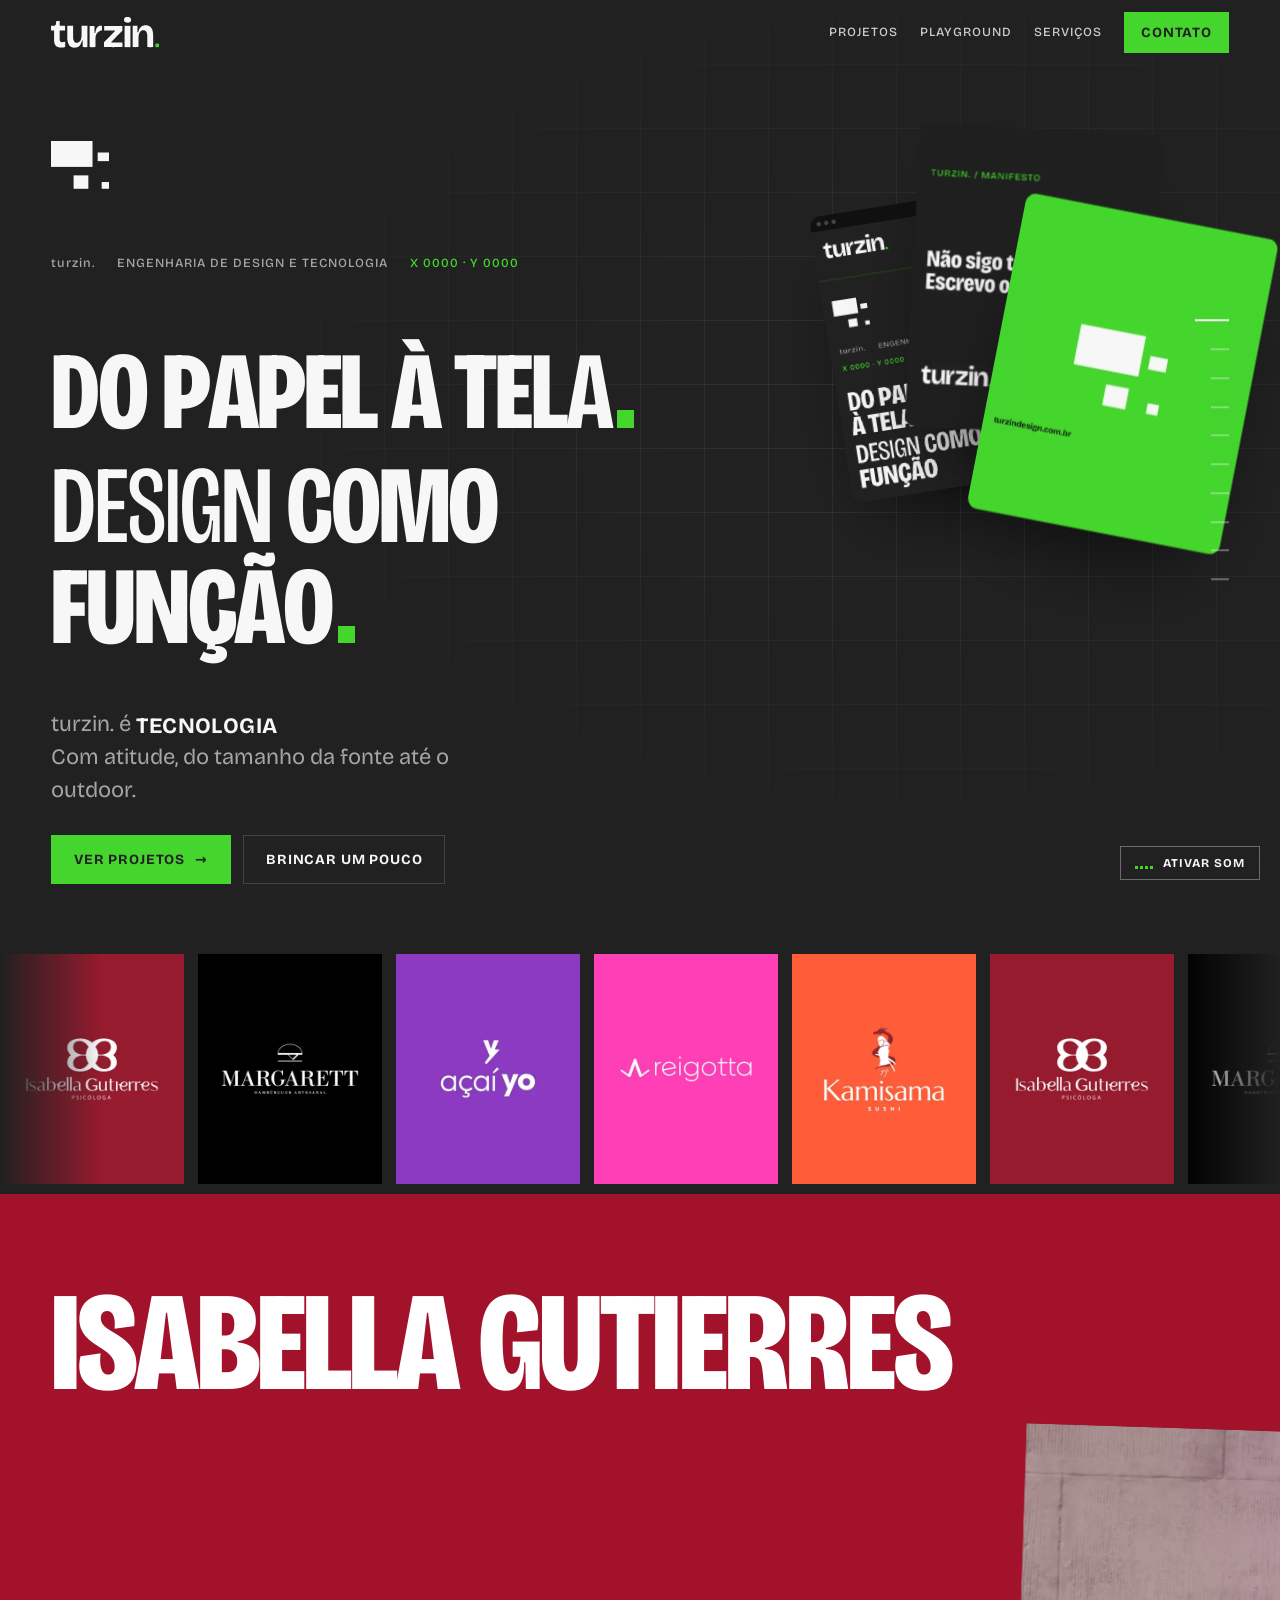
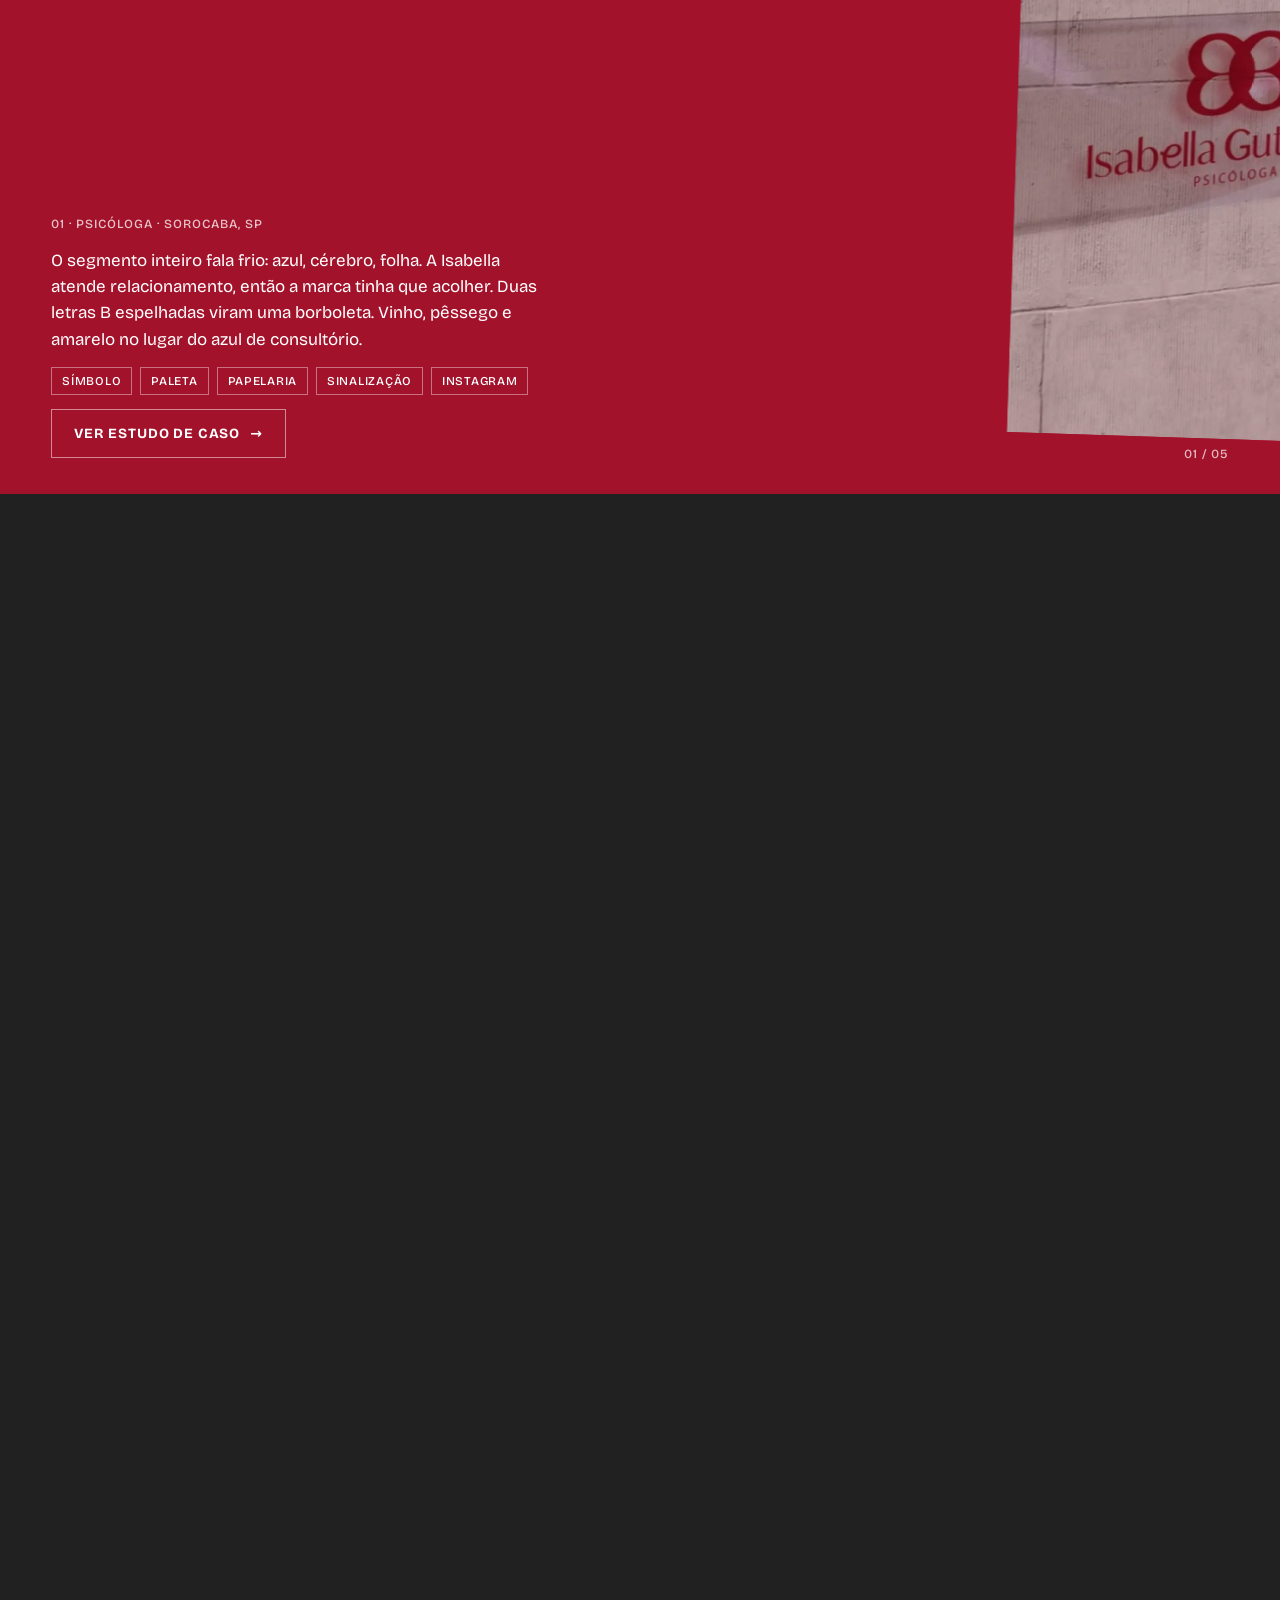
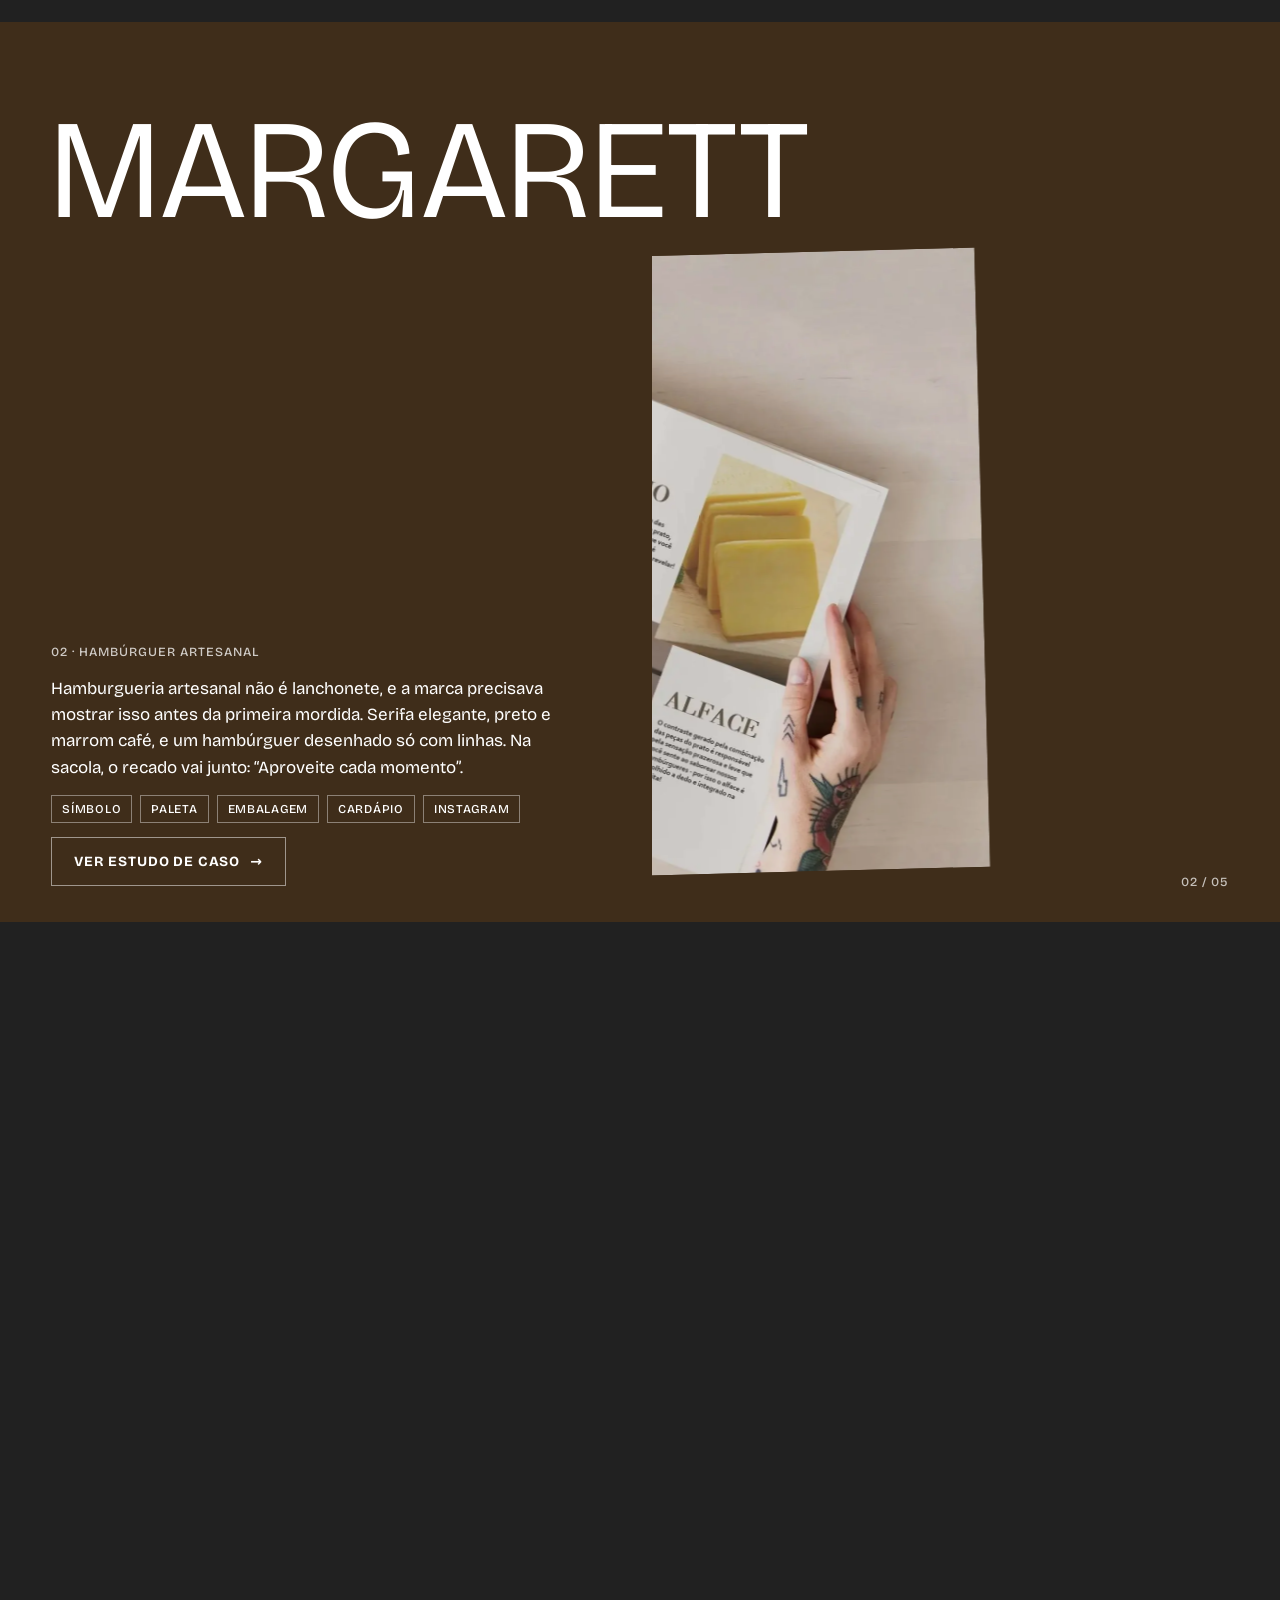
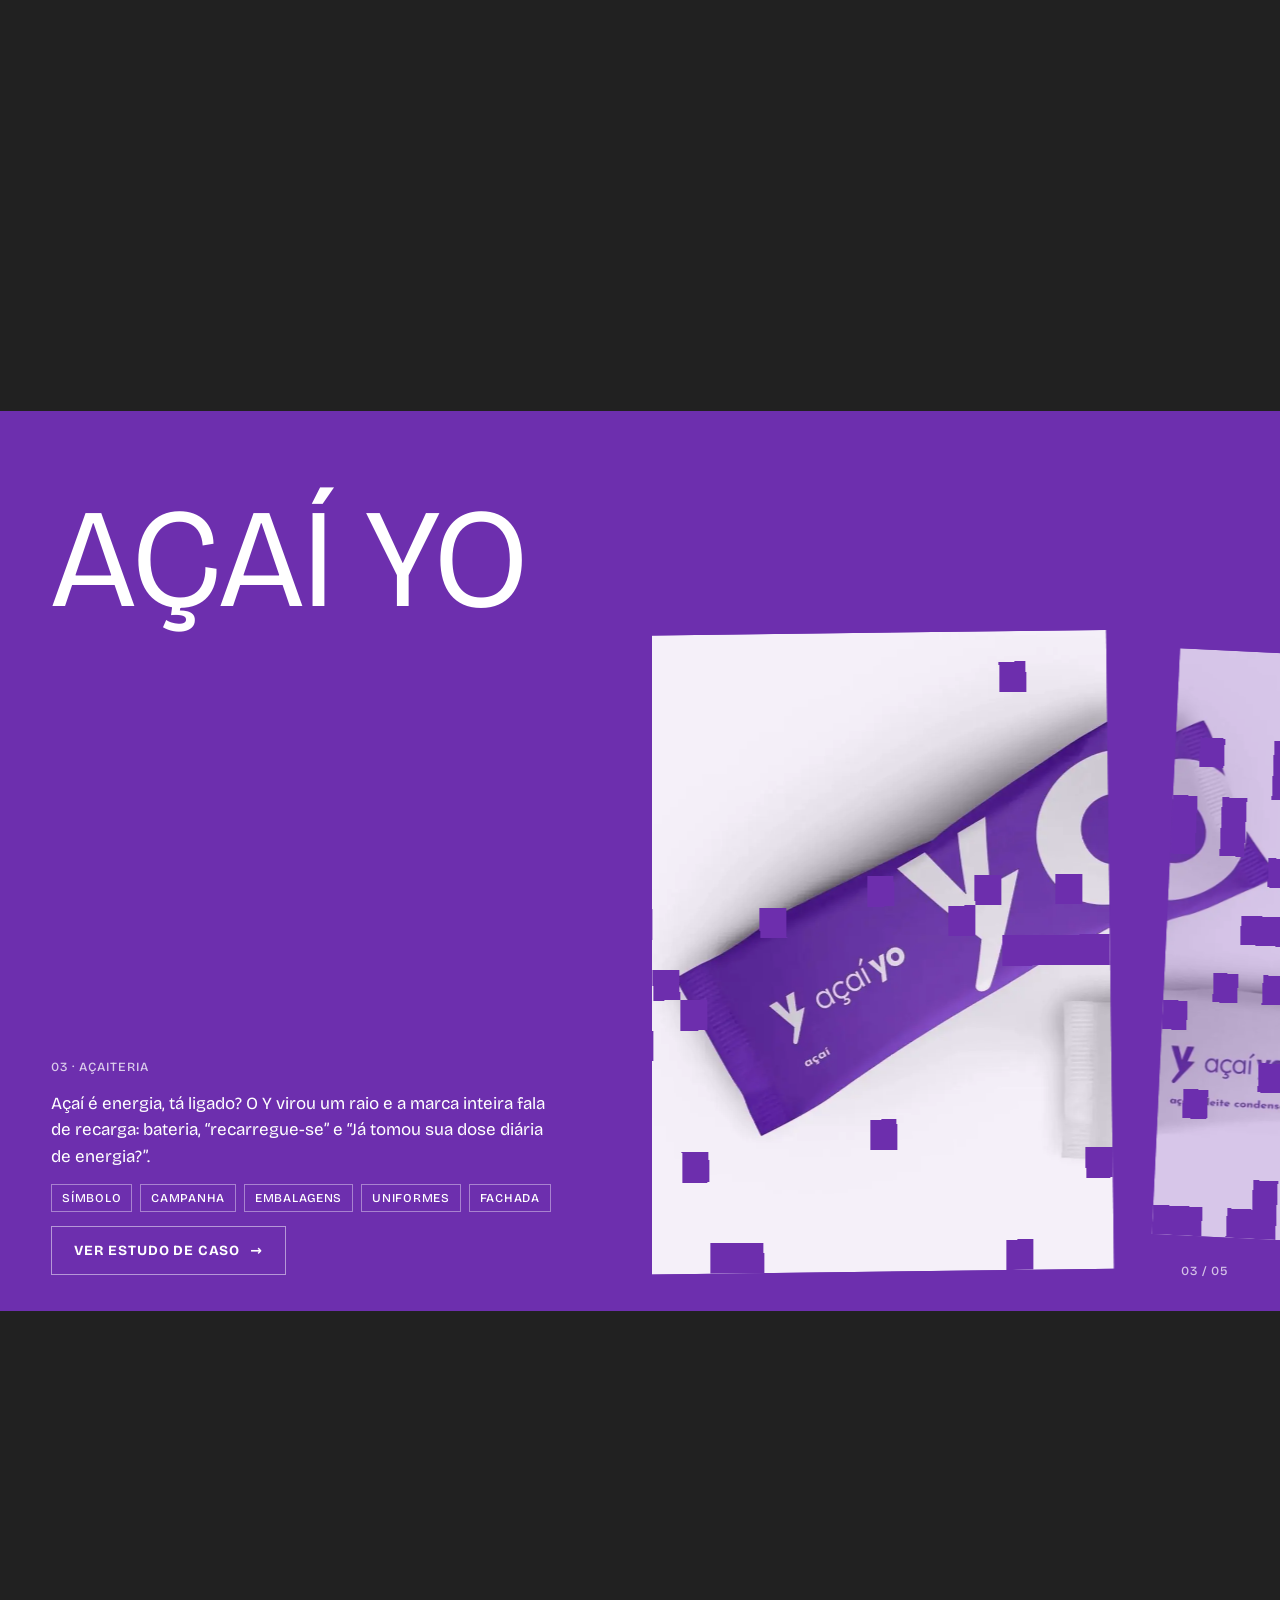
<file: index.html>
<!doctype html>
<html lang="pt-BR">
<head>
<meta charset="utf-8">
<meta name="viewport" content="width=device-width, initial-scale=1, viewport-fit=cover">

<!-- ============================================================
     turzin. · PORTFÓLIO (engenharia de design)
     Arquivo único: estrutura (HTML), visual (CSS) e animações (JS).
     Abra o arquivo GUIA-DO-SITE.html para saber em qual linha mudar cada coisa.
     Dica: procure (Ctrl+F) pelas etiquetas [GUIA: ...] para achar cada parte.
     ============================================================ -->

<!-- [GUIA: titulo-aba] Texto que aparece na aba do navegador e no Google -->
<title>turzin.</title>
<!-- seo -->
<meta name="description" content="turzin. é engenharia de design e tecnologia: identidade visual, branding e sites para pequenos negócios. Veja os projetos e peça seu orçamento.">
<link rel="canonical" href="https://turzindesign.com.br/">
<meta name="robots" content="index, follow, max-image-preview:large">
<meta name="author" content="turzin.">
<meta name="theme-color" content="#212121">
<link rel="icon" href="/img/marca/favicon-32.png" type="image/png" sizes="32x32">
<link rel="apple-touch-icon" href="/img/marca/apple-touch-icon.png">
<meta property="og:type" content="website">
<meta property="og:site_name" content="turzin.">
<meta property="og:locale" content="pt_BR">
<meta property="og:url" content="https://turzindesign.com.br/">
<meta property="og:title" content="turzin. · Identidade visual e sites">
<meta property="og:description" content="turzin. é engenharia de design e tecnologia: identidade visual, branding e sites para pequenos negócios. Veja os projetos e peça seu orçamento.">
<meta property="og:image" content="https://turzindesign.com.br/img/og/og-home.jpg">
<meta property="og:image:width" content="1200">
<meta property="og:image:height" content="630">
<meta property="og:image:alt" content="turzin. · Identidade visual e sites">
<meta name="twitter:card" content="summary_large_image">
<meta name="twitter:title" content="turzin. · Identidade visual e sites">
<meta name="twitter:description" content="turzin. é engenharia de design e tecnologia: identidade visual, branding e sites para pequenos negócios. Veja os projetos e peça seu orçamento.">
<meta name="twitter:image" content="https://turzindesign.com.br/img/og/og-home.jpg">
<script type="application/ld+json">{"@context": "https://schema.org", "@graph": [{"@type": "ProfessionalService", "@id": "https://turzindesign.com.br/#turzin", "name": "turzin.", "alternateName": "turzin design", "url": "https://turzindesign.com.br/", "logo": "https://turzindesign.com.br/img/marca/simbolo-512.png", "image": "https://turzindesign.com.br/img/og/og-home.jpg", "description": "Engenharia de design e tecnologia: identidade visual e sites para pequenos negócios. Do papel à tela, design como função.", "email": "turzindesign@gmail.com", "areaServed": {"@type": "Country", "name": "Brasil"}, "knowsAbout": ["Identidade visual", "Branding", "Criação de logotipo", "Design de embalagem", "Criação de sites", "Design de interface"], "hasOfferCatalog": {"@type": "OfferCatalog", "name": "Serviços", "itemListElement": [{"@type": "Offer", "itemOffered": {"@type": "Service", "name": "Identidade visual", "description": "Consultoria de mercado; símbolo, paleta de cores e tipografia; grafismos; animações; aplicações digitais e físicas; voz da marca; manual da marca. Pronta em 7 dias."}}, {"@type": "Offer", "itemOffered": {"@type": "Service", "name": "Identidade visual + site", "description": "Identidade visual completa (consultoria de mercado, símbolo, cores, tipografia, grafismos, animações, aplicações, voz e manual da marca) com site e manual de uso do site."}}]}}, {"@type": "WebSite", "@id": "https://turzindesign.com.br/#site", "url": "https://turzindesign.com.br/", "name": "turzin.", "inLanguage": "pt-BR", "publisher": {"@id": "https://turzindesign.com.br/#turzin"}}]}</script>
<!-- /seo -->
<link rel="icon" href="img/marca/simbolo.svg" type="image/svg+xml">

<!-- [GUIA: fontes-google] Fonte da marca: Bricolage Grotesque (variável: peso 200–800, largura 75–100, tamanho óptico 12–96).
     É a única fonte do site. Bodoni Moda, Jost e Fraunces aparecem SÓ dentro do Playground,
     porque ali são as marcas de mentira que o visitante testa (não é a tipografia da turzin.). -->
<!-- fonte hospedada no próprio site (mais rápido que buscar no Google): Bricolage Grotesque variável -->
<link rel="preload" href="fonts/bricolage-latin.woff2" as="font" type="font/woff2" crossorigin>
<style>
@font-face{font-family:'Bricolage Grotesque';font-style:normal;font-display:swap;font-weight:200 800;font-stretch:75% 100%;src:url(fonts/bricolage-latin.woff2) format('woff2');unicode-range:U+0000-00FF,U+0131,U+0152-0153,U+02BB-02BC,U+02C6,U+02DA,U+02DC,U+0304,U+0308,U+0329,U+2000-206F,U+20AC,U+2122,U+2191,U+2193,U+2212,U+2215,U+FEFF,U+FFFD}
@font-face{font-family:'Bricolage Grotesque';font-style:normal;font-display:swap;font-weight:200 800;font-stretch:75% 100%;src:url(fonts/bricolage-latin-ext.woff2) format('woff2');unicode-range:U+0100-02BA,U+02BD-02C5,U+02C7-02CC,U+02CE-02D7,U+02DD-02FF,U+0304,U+0308,U+0329,U+1D00-1DBF,U+1E00-1E9F,U+1EF2-1EFF,U+2020,U+20A0-20AB,U+20AD-20C0,U+2113,U+2C60-2C7F,U+A720-A7FF}
</style>

<style>
/* ================================================================
   PAINEL DE CONTROLE (CSS)
   Quase tudo que você vai querer mudar está aqui.
   Mude só o valor depois dos dois-pontos e salve.
   ================================================================ */
:root {
  /* [GUIA: cores] ---- CORES DO SITE (modo escuro, o padrão) ---- */
  --ground: #212121;                  /* cinza escuro da marca: fundo da página */
  --ink: #F7F7F7;                     /* off-white: cor principal do texto */
  --mute: rgba(247,247,247,.62);      /* texto secundário, mais apagado */
  --line: rgba(247,247,247,.16);      /* linhas e bordas finas */
  --green: #44D62D;                   /* verde turzin.: destaques, ponto final, barra de progresso */
  --green-ink: #212121;               /* texto escuro usado em cima do verde */
  --panel: rgba(247,247,247,.05);     /* fundo dos cartões do Playground */

  /* [GUIA: fontes-css] ---- FONTES ---- (o nome tem que bater com o link do Google Fonts lá em cima) */
  /* uma família só, a Bricolage. Os três nomes existem só para organizar os usos */
  --display: 'Bricolage Grotesque', 'Arial Narrow', system-ui, sans-serif;  /* títulos (sempre em CAIXA ALTA) */
  --body: 'Bricolage Grotesque', system-ui, -apple-system, sans-serif;      /* textos corridos */
  --mono: 'Bricolage Grotesque', system-ui, sans-serif;                     /* etiquetas pequenas em CAIXA ALTA */
  /* [GUIA: largura-titulos] largura da Bricolage nos títulos (75 = bem condensada, 100 = normal) */
  --largura: 78;

  /* [GUIA: tamanhos] ---- TAMANHOS ---- clamp(mínimo, ideal, máximo) */
  --g: clamp(16px, 4vw, 56px);                       /* margem lateral da página */
  --titulo-hero: clamp(46px, 9.6vw, 156px);          /* título grande da primeira tela (celular) */
  --titulo-hero-pc: clamp(56px, min(8.6vw, 15vh), 150px); /* título grande da primeira tela (PC) */
  --titulo-secao: clamp(36px, 6vw, 88px);            /* títulos das seções */
  --titulo-projeto: clamp(54px, min(11vw, 17vh), 190px); /* nome da marca em cada projeto */

  /* [GUIA: tempos-css] ---- TEMPOS DAS ANIMAÇÕES ---- (s = segundos) */
  --t-letras: .7s;         /* quanto tempo cada letra do título leva para subir ao abrir a página */
  --t-cartoes: .9s;        /* cartões 3D entrando voando na primeira tela (PC) */
  --t-flutuar: 6s;         /* cartões 3D flutuando (maior = mais lento) */
  --t-faixa: 50s;          /* faixa de imagens que corre sozinha (maior = mais lenta) */
  --t-palavras: 1s;        /* palavras dos títulos de seção subindo */
  --t-aparecer: .9s;       /* blocos aparecendo quando você rola */
  --curva: cubic-bezier(.2,.8,.2,1);   /* "jeito" das animações: começa rápido e freia suave */

  color-scheme: dark;
}

/* [GUIA: cores-papel] ---- CORES DO "MODO PAPEL" (botão Vire o jogo, no Playground) ---- */
:root[data-mode="papel"] {
  --ground: #F7F7F7;
  --ink: #212121;
  --mute: rgba(33,33,33,.66);
  --line: rgba(33,33,33,.16);
  --panel: rgba(33,33,33,.05);
  --green: #44D62D;
  color-scheme: light;
}

/* ================================================================
   BASE (não precisa mexer)
   ================================================================ */
* { box-sizing: border-box; }
[hidden] { display: none !important; }
html { scroll-behavior: smooth; }
/* rolagem suave do PC (biblioteca Lenis) */
html.lenis, html.lenis body { height: auto; }
.lenis.lenis-smooth { scroll-behavior: auto !important; }
.lenis.lenis-stopped { overflow: hidden; }
body { margin: 0; background: var(--ground); color: var(--ink); font: 17px/1.5 var(--body); font-optical-sizing: auto; transition: background-color .6s, color .6s; }
main { overflow-x: clip; }
img { max-width: 100%; display: block; }
a { color: inherit; }
button { font: inherit; color: inherit; }
:focus-visible { outline: 2px solid var(--green); outline-offset: 3px; }
/* etiquetas pequenas em maiúsculas (ex.: "PLAYGROUND", "01 · PSICÓLOGA") */
.mono { font-family: var(--mono); font-weight: 500; font-size: 12.5px; letter-spacing: .08em; text-transform: uppercase; }
.nocaps { text-transform: none; }  /* para escrever turzin. sempre minúsculo dentro de etiquetas */
/* [GUIA: caixa-alta] todos os títulos em CAIXA ALTA, condensados (largura --largura) */
h1, h2, h3 { margin: 0; font-family: var(--display); text-transform: uppercase; letter-spacing: -.02em; text-wrap: balance; font-variation-settings: "wdth" var(--largura); }
/* ponto final quadrado (o mesmo do logo) no fim dos títulos */
.pt { display: inline-block; width: .16em; height: .16em; margin-left: .05em; background: var(--green); }

/* ================================================================
   TOPO: barra de progresso, menu, logo e botões
   ================================================================ */
/* linha verde no topo que cresce conforme você rola */
.bar { position: fixed; top: 0; left: 0; height: 3px; width: 0; background: var(--green); z-index: 40; }
/* menu fixo no topo */
.top { position: fixed; z-index: 30; top: 0; left: 0; right: 0; display: flex; align-items: center; justify-content: space-between; gap: 16px; padding: calc(12px + env(safe-area-inset-top, 0px)) var(--g) 12px; pointer-events: none; }
.top > * { pointer-events: auto; }
/* [GUIA: logo-css] logo da turzin. (arquivo img/marca/logotipo.svg colado no HTML)
   .t = letras · .d = ponto quadrado · .s = símbolo. width = tamanho */
.logo { display: block; width: 108px; line-height: 0; }
.marca .t, .marca .s { fill: var(--ink); transition: fill .3s; }
.marca .d { fill: var(--green); transition: fill .3s; }
html.no-verde .top .marca .d { fill: var(--green-ink); }   /* em cima do bloco verde do contato */
.top nav { display: flex; gap: 22px; align-items: center; }
.top nav a.l { text-decoration: none; opacity: .8; }
.top nav a.l:hover { opacity: 1; }
@media (max-width: 760px) { .top nav a.l { display: none; } }  /* no celular só aparece o botão Contato */

/* [GUIA: botoes] botões arredondados. .fill = botão verde cheio */
/* [GUIA: botoes] botões em caixa alta. No hover, um bloco verde preenche da esquerda pra direita */
.btn { position: relative; isolation: isolate; overflow: hidden; display: inline-flex; align-items: center; gap: 10px; border-radius: 0; padding: 13px 22px; font-weight: 700; font-size: 14px; letter-spacing: .06em; text-transform: uppercase; text-decoration: none; border: 1.5px solid var(--line); background: transparent; cursor: pointer; transition: color .2s steps(2), border-color .2s steps(2); will-change: transform; }
.btn::before { content: ""; position: absolute; inset: 0; z-index: -1; background: var(--green); transform: scaleX(0); transform-origin: left; transition: transform .22s cubic-bezier(.2,.9,.1,1); }
.btn:hover::before, .btn:focus-visible::before { transform: none; }
.btn:hover, .btn:focus-visible { color: var(--green-ink); border-color: var(--green); }
.btn.fill { background: var(--green); color: var(--green-ink); border-color: var(--green); }
.btn.fill::before { background: var(--ink); }
.btn.fill:hover { color: var(--ground); border-color: var(--ink); }
.btn.sm { padding: 9px 16px; font-size: 14px; }
html.no-verde .top .btn.fill { background: var(--green-ink); color: var(--green); border-color: var(--green-ink); }
.btn .arr { transition: transform .3s; }
.btn:hover .arr { transform: translateX(4px); }   /* setinha anda para o lado no hover */

/* índice lateral (só no PC largo): tracinhos à direita que marcam a seção atual */
.rail { position: fixed; right: var(--g); top: 50%; transform: translateY(-50%); z-index: 25; display: grid; gap: 10px; transition: opacity .4s; }
.rail a { display: flex; align-items: center; gap: 10px; justify-content: flex-end; text-decoration: none; opacity: .35; transition: opacity .3s; }
.rail a i { width: 18px; height: 2px; background: currentColor; transition: width .3s; }
.rail a span { opacity: 0; transition: opacity .3s; }
.rail a.on { opacity: 1; } .rail a.on i { width: 34px; }
.rail:hover a span { opacity: 1; }
.rail.away { opacity: 0; pointer-events: none; }   /* some enquanto você está nos projetos */
@media (max-width: 1100px) { .rail { display: none; } }

/* [GUIA: cursor] seta branca no PC (com contorno cinza para aparecer em fundo claro). O rastro de quadradinhos verdes fica em CONFIG.rastroCursor */
@media (pointer: fine) {
  html, html * { cursor: url("data:image/svg+xml,%3Csvg xmlns='http://www.w3.org/2000/svg' width='26' height='26' viewBox='0 0 26 26'%3E%3Cpath d='M4 2.5v18.2l4.7-4.5 3.2 7.2 3.1-1.4-3.1-7h6.6z' fill='%23fff' stroke='%23212121' stroke-width='1.4' stroke-linejoin='round'/%3E%3C/svg%3E") 4 2, auto !important; }
  input[type="text"], input:not([type]), textarea { cursor: text !important; }
}

/* ================================================================
   PRIMEIRA TELA (HERO)
   ================================================================ */
.hero { padding: calc(120px + env(safe-area-inset-top, 0px)) var(--g) 36px; }
.hero .eyebrow { display: flex; gap: 10px 22px; flex-wrap: wrap; color: var(--mute); margin-bottom: 26px; }
.hero h1 { font-weight: 800; font-size: var(--titulo-hero); line-height: .92; letter-spacing: -.02em; max-width: 12ch; }
.hero h1 .ln { display: block; overflow: hidden; padding: .14em 0 .12em; margin: -.14em 0 -.12em; }  /* o respiro evita cortar acentos (é, ó) e o ç */
.hero h1 .ln.alt { color: var(--green); }   /* linhas verdes do título */
/* título DIGITADO: cada letra aparece e um cursor verde anda junto. No fim o cursor fica piscando */
.hero h1 .ch { display: inline-block; font-variation-settings: "wght" 800, "wdth" var(--largura); }
html.anima .hero h1 .ch.tp { opacity: 0; }
.cur { display: inline-block; width: .16em; height: .16em; margin-left: .05em; background: var(--green); }
.cur.pisca { animation: pisca 1s steps(1) infinite; }
@keyframes pisca { 50% { opacity: 0; } }
/* textinho de cima e botões aparecem logo depois do título (.35s de atraso) */
.hero .eyebrow, .hero .row { animation: fadeup .7s .35s var(--curva) both; }
@keyframes fadeup { from { transform: translateY(20px); opacity: 0; } }
.hero .row { margin-top: 40px; display: flex; flex-wrap: wrap; align-items: end; justify-content: space-between; gap: 28px; }
.hero .say { font-size: clamp(18px, 2vw, 22px); max-width: 34ch; margin: 0; color: var(--mute); }
/* palavra que troca sozinha (design / tecnologia / experiência) */
.rot { display: inline-grid; vertical-align: bottom; height: 1.4em; overflow: hidden; color: var(--ink); font-weight: 700; text-transform: uppercase; letter-spacing: .02em; }
.rot span { grid-area: 1/1; transform: translateY(110%); transition: transform .6s var(--curva); }
.rot span.on { transform: none; } .rot span.out { transform: translateY(-110%); }
.hero .ctas { display: flex; gap: 12px; flex-wrap: wrap; }

/* [GUIA: cartoes-3d] cartões 3D à direita do título (só aparecem em telas a partir de 1000px) */
.stack { display: none; }
@media (min-width: 1000px) {
  .hero { display: grid; grid-template-columns: minmax(0, 1.3fr) minmax(0, .7fr); column-gap: 3vw; align-items: center; min-height: 92vh; }
  .hero > .eyebrow, .hero > h1, .hero > .row { grid-column: 1; }
  .hero h1 { font-size: var(--titulo-hero-pc); }
  .hero .row { margin-top: 28px; }
  .stack { display: block; grid-column: 2; grid-row: 1 / span 3; position: relative; height: min(64vh, 560px); perspective: 1200px; }
  .stack .s3d { position: absolute; inset: 0; transform-style: preserve-3d; transition: transform .2s ease-out; }
  .stack .c { position: absolute; width: 58%; aspect-ratio: 4/5; border-radius: 10px; overflow: hidden; box-shadow: 0 40px 80px -30px rgba(0,0,0,.7); transform: translateZ(var(--z)) rotate(var(--r)); animation: deal var(--t-cartoes) var(--curva) both, bob var(--t-flutuar) ease-in-out infinite alternate; }
  .stack .c img { width: 100%; height: 100%; object-fit: cover; }
  /* posição (left/top), inclinação (--r) e profundidade (--z) de cada cartão */
  .stack .c:nth-child(1) { left: 0; top: 14%; --r: -9deg; --z: 0px; animation-delay: .15s, 1.1s; }
  .stack .c:nth-child(2) { left: 22%; top: 4%; --r: 3deg; --z: 60px; animation-delay: .25s, 1.2s; }
  .stack .c:nth-child(3) { left: 42%; top: 20%; --r: 11deg; --z: 120px; animation-delay: .35s, 1.3s; }
  @keyframes deal { from { transform: translateZ(var(--z)) translateY(80vh) rotate(calc(var(--r) * 3)); } }
  @keyframes bob { to { transform: translateZ(var(--z)) translateY(-14px) rotate(calc(var(--r) * .7)); } }
}

/* faixa de imagens que corre sozinha embaixo do hero */
.marquee { overflow: hidden; padding-block: 34px 10px; mask-image: linear-gradient(90deg, transparent, #000 8%, #000 92%, transparent); transform: skewX(var(--sk, 0deg)); transition: transform .3s ease-out; }
.marquee .row2 { display: flex; gap: 14px; width: max-content; animation: slide var(--t-faixa) linear infinite; }
.marquee img { height: clamp(140px, 20vw, 230px); width: auto; aspect-ratio: 4/5; object-fit: cover; border-radius: 0; }
/* [GUIA: faixa-logos] cada logo é um link para o projeto na mesma página */
.marquee a { display: block; position: relative; transition: transform .25s var(--curva); }
.marquee a:hover, .marquee a:focus-visible { transform: translateY(-6px); }
.marquee:hover .row2, .marquee:focus-within .row2 { animation-play-state: paused; }
@keyframes slide { to { transform: translateX(-50%); } }

/* títulos de seção: cada palavra sobe quando chega na tela */
.split .w { display: inline-block; overflow: hidden; vertical-align: top; padding: .16em .04em .14em; margin: -.16em -.04em -.14em; }  /* respiro para não cortar acentos */
.split .w > span { display: inline-block; transition: transform var(--t-palavras) var(--curva); }
.split-pre .w > span { transform: translateY(108%); }

/* seções comuns */
.sec { padding: clamp(80px, 11vw, 150px) var(--g); }
.kick { color: var(--mute); margin-bottom: 16px; display: block; }
.sec h2 { font-weight: 800; font-size: var(--titulo-secao); line-height: .95; letter-spacing: -.02em; }
.lede { color: var(--mute); font-size: 18px; max-width: 46ch; margin: 20px 0 0; }

/* ================================================================
   PROJETOS (Isabella, Margarett, Açaí Yo)
   A tela "trava" e as imagens passam conforme você rola.
   A cor de fundo de cada projeto fica no JS, em PROJETOS (campo cor).
   ================================================================ */
.chapter { position: relative; height: 220vh; }  /* no celular: quanto rolar em cada projeto. No PC é calculado sozinho */
.stage { position: sticky; top: 0; height: 100vh; height: 100svh; overflow: hidden; background: var(--b, #333); color: #fff; display: grid; grid-template-columns: minmax(0, 1fr) minmax(0, 1.05fr); grid-template-rows: auto 1fr; gap: 0 4vw; padding: calc(86px + env(safe-area-inset-top, 0px)) var(--g) calc(30px + env(safe-area-inset-bottom, 0px)); }
.ch-title { grid-column: 1 / -1; font-size: var(--titulo-projeto); line-height: .9; letter-spacing: -.02em; font-variation-settings: "wght" 800, "wdth" var(--largura); white-space: nowrap; }
.ch-info { align-self: end; display: grid; gap: 14px; max-width: 46ch; padding-bottom: 6px; }
.ch-info .seg { opacity: .75; }
.ch-info p { margin: 0; font-size: 17px; line-height: 1.55; }
.chips { display: flex; flex-wrap: wrap; gap: 8px; }
.chips span { border: 1px solid rgba(255,255,255,.4); padding: 4px 10px; font-size: 12px; font-weight: 500; letter-spacing: .06em; text-transform: uppercase; }
.ch-info .btn { border-color: rgba(255,255,255,.5); justify-self: start; }
.ch-info .btn::before { background: #fff; } .ch-info .btn:hover { color: #111; border-color: #fff; }
.ch-count { position: absolute; right: var(--g); bottom: calc(30px + env(safe-area-inset-bottom, 0px)); opacity: .7; }
.layers { position: relative; min-height: 0; }

/* CELULAR: 3 imagens empilhadas que se revelam em camadas */
.layer { position: absolute; border-radius: 0; overflow: hidden; box-shadow: 0 30px 60px -20px rgba(0,0,0,.5); cursor: pointer; aspect-ratio: 4/5; max-width: 48%; }
.layer img { width: 100%; height: 100%; object-fit: cover; }
.layer:nth-child(1) { left: 2%; top: 6%; height: 74%; }
.layer:nth-child(2) { left: 28%; top: 22%; height: 76%; }
.layer:nth-child(3) { right: 0; top: 0; height: 66%; }

/* PC: esteira horizontal com todas as imagens do projeto */
.layers.dk { overflow: hidden; margin-right: calc(-1 * var(--g)); }
.htrack { position: absolute; top: 0; bottom: 0; left: 0; display: flex; gap: 20px; align-items: stretch; will-change: transform; }
.htrack figure { margin: 0; flex: none; height: 100%; aspect-ratio: 4/5; border-radius: 0; overflow: hidden; position: relative; cursor: pointer; transform-origin: 50% 50%; }
.htrack figure.wide { aspect-ratio: 16/10; }   /* imagens largas (almofada, outdoor) */
.htrack img { width: 100%; height: 100%; object-fit: cover; transition: transform 1.2s var(--curva); }
.htrack figure:hover img { transform: scale(1.05); }   /* zoom ao passar o mouse */
.htrack figcaption { position: absolute; left: 10px; bottom: 10px; background: rgba(33,33,33,.85); color: #fff; padding: 5px 9px; font: 500 11px var(--mono); letter-spacing: .08em; text-transform: uppercase; opacity: 0; transform: translateY(6px); transition: opacity .3s, transform .3s; }
.htrack figure:hover figcaption { opacity: 1; transform: none; }

/* notebook com tela baixa: esconde as etiquetas para caber */
@media (max-height: 720px) and (min-width: 861px) { .ch-info .chips { display: none; } .ch-info p { font-size: 15px; } .ch-info { gap: 10px; } }
/* ajustes do celular */
@media (max-width: 860px) {
  .stage { grid-template-columns: 1fr; grid-template-rows: auto 1fr auto; gap: 14px; }
  .ch-title { font-size: clamp(42px, 13vw, 76px); white-space: normal; }
  .layers { grid-row: 2; }
  .ch-info { grid-row: 3; }
  .ch-info p { font-size: 15px; display: -webkit-box; -webkit-line-clamp: 3; -webkit-box-orient: vertical; overflow: hidden; }
  .ch-info .chips { display: none; }
  .layer:nth-child(1) { height: 72%; top: 4%; left: 0; }
  .layer:nth-child(2) { height: 74%; left: 24%; top: 22%; }
  .layer:nth-child(3) { height: 64%; top: 8%; }
  .ch-count { display: none; }
}

/* ================================================================
   CRIATIVOS (Nike e Gatorade)
   ================================================================ */
.cri { display: grid; grid-template-columns: minmax(0, .9fr) minmax(0, 1.3fr); gap: 48px 64px; align-items: center; }
.tilts { display: grid; grid-template-columns: 1fr 1fr; gap: 16px; perspective: 900px; }
.tilt { position: relative; border-radius: 6px; overflow: hidden; transition: transform .25s ease-out; }
.tilt img { width: 100%; aspect-ratio: 4/5; object-fit: cover; }
/* faixa com o nome que sobe ao passar o mouse */
.tilt .rev { position: absolute; inset: auto 0 0 0; padding: 14px; background: linear-gradient(transparent, rgba(0,0,0,.85)); color: #fff; transform: translateY(100%); transition: transform .4s var(--curva); }
.tilt:hover .rev, .tilt:focus-within .rev { transform: none; }
.tilt .rev b { display: block; font-family: var(--display); font-weight: 800; font-size: 22px; text-transform: uppercase; font-variation-settings: "wdth" var(--largura); }
.note { font-size: 13px; color: var(--mute); border-left: 1px solid var(--line); padding-left: 14px; margin-top: 24px; max-width: 46ch; }
/* [GUIA: criativos-celular] no celular o nome do post fica EMBAIXO da imagem, sem cobrir o post */
@media (max-width: 860px) { .cri { grid-template-columns: 1fr; } .tilt { overflow: visible; } .tilt .rev { position: static; transform: none; background: none; color: var(--ink); padding: 10px 0 0; } .tilt .rev .mono { color: var(--mute); } }

/* ================================================================
   PLAYGROUND ("Brinque um pouco")
   ================================================================ */
.play-grid { margin-top: 48px; display: grid; grid-template-columns: minmax(0, 1fr) minmax(0, 1.5fr); gap: 16px; }
.panel { background: var(--panel); border-radius: 0; padding: clamp(18px, 2.4vw, 30px); min-width: 0; }
.panel h3 { font-size: clamp(26px, 2.8vw, 38px); font-weight: 800; }
.panel .lede { font-size: 15px; margin-top: 8px; }
.ctl { display: grid; gap: 22px; margin-top: 26px; }
.ctl label { display: grid; gap: 8px; }
.ctl input[type=text] { font: 500 18px var(--body); color: var(--ink); background: transparent; border: 0; border-bottom: 1px solid var(--line); padding: 8px 0; outline: none; }
.ctl input[type=text]:focus { border-bottom-color: var(--green); }
.seg-btns { display: flex; flex-wrap: wrap; gap: 8px; }
.seg-btns button { border: 1.5px solid var(--line); background: transparent; border-radius: 0; padding: 8px 14px; cursor: pointer; font-size: 13px; font-weight: 600; letter-spacing: .05em; text-transform: uppercase; }
.seg-btns button[aria-pressed="true"] { background: var(--ink); color: var(--ground); border-color: var(--ink); }
.sw { display: flex; gap: 10px; flex-wrap: wrap; }
.sw button { width: 40px; height: 40px; border-radius: 50%; border: 2px solid transparent; cursor: pointer; background: linear-gradient(135deg, var(--a) 50%, var(--c) 50%); padding: 0; }
.sw button[aria-pressed="true"] { border-color: var(--ink); transform: scale(1.08); }
.stagebox { display: grid; grid-template-columns: 1.15fr 1fr; grid-template-rows: auto auto; gap: 16px; align-items: center; justify-items: center; padding: 10px 0; perspective: 1000px; }
/* cartão de visita que vira */
.card3d { width: 100%; max-width: 330px; aspect-ratio: 1.75; position: relative; transform-style: preserve-3d; transition: transform .7s var(--curva); cursor: grab; grid-column: 1 / -1; touch-action: pan-y; }
.card3d .f { position: absolute; inset: 0; border-radius: 8px; backface-visibility: hidden; display: grid; place-content: center; text-align: center; padding: 18px; box-shadow: 0 24px 50px -18px rgba(0,0,0,.55); }
.card3d .back { transform: rotateY(180deg); }
.mk-name { font-size: 28px; line-height: 1; }
.mk-sub { font: 10px var(--mono); letter-spacing: .2em; text-transform: uppercase; opacity: .75; margin-top: 8px; }
.mk-mono { font-size: 64px; line-height: 1; }
/* sacola */
.bag { width: 150px; aspect-ratio: .78; position: relative; border-radius: 3px 3px 6px 6px; display: grid; place-content: center; text-align: center; padding: 12px; box-shadow: 0 24px 40px -18px rgba(0,0,0,.6); }
.bag::before { content: ""; position: absolute; left: 0; right: 0; top: 0; height: 16%; background: rgba(0,0,0,.14); clip-path: polygon(0 0, 100% 0, 100% 100%, 50% 60%, 0 100%); }
.bag .mk-name { font-size: 20px; }
/* post de Instagram */
.post { width: 100%; max-width: 210px; aspect-ratio: 1; border-radius: 6px; padding: 16px; display: grid; align-content: space-between; box-shadow: 0 24px 40px -18px rgba(0,0,0,.6); }
.post .mk-name { font-size: 26px; }
.flip-hint { grid-column: 1 / -1; color: var(--mute); }
.share-row { grid-column: 1 / -1; display: flex; flex-wrap: wrap; gap: 12px; align-items: center; justify-content: center; }
.share-msg { color: var(--mute); }
/* [GUIA: painel-compartilhar] painel que abre com a imagem do cartão e as opções de compartilhar */
.sharebox { position: fixed; inset: 0; z-index: 80; display: grid; place-items: center; padding: 16px; background: rgba(0,0,0,.72); }
.sharebox[hidden] { display: none; }
.sharebox .in { width: min(440px, 100%); background: var(--ground); color: var(--ink); border: 1px solid var(--line); padding: 18px; display: grid; gap: 14px; max-height: 100%; overflow: auto; }
.sharebox .tt { display: flex; justify-content: space-between; align-items: center; }
.sharebox .tt b { font: 800 22px var(--display); text-transform: uppercase; font-variation-settings: "wdth" var(--largura); }
.sharebox .x { background: none; border: 0; font-size: 26px; line-height: 1; cursor: pointer; color: var(--ink); padding: 4px 8px; }
.sharebox img { width: 100%; display: block; border: 1px solid var(--line); -webkit-touch-callout: default; }
.sharebox .ops { display: grid; grid-template-columns: 1fr 1fr; gap: 8px; }
.sharebox .ops .btn { justify-content: center; padding: 12px 10px; font-size: 13px; }
.sharebox .ops .btn.wide { grid-column: 1 / -1; }
.sharebox .dica { color: var(--mute); font-size: 13px; margin: 0; text-align: center; }
.seg-btns { max-width: 100%; }
@media (max-width: 960px) { .play-grid { grid-template-columns: 1fr; } }
/* "Vire o jogo" (botão do modo papel) */
.play-row { margin-top: 16px; display: grid; gap: 16px; }
.mode { display: grid; grid-template-columns: minmax(0,1fr) auto; align-items: center; gap: 24px; }
@media (max-width: 640px) { .mode { grid-template-columns: 1fr; } }
.switch { display: inline-flex; align-items: center; gap: 14px; border: 0; background: none; cursor: pointer; padding: 0; text-align: left; }
.switch i { width: 64px; height: 36px; border-radius: 99px; background: var(--line); position: relative; flex: none; transition: background .3s; }
.switch i::after { content: ""; position: absolute; top: 4px; left: 4px; width: 28px; height: 28px; border-radius: 50%; background: var(--ink); transition: transform .35s var(--curva); }
.switch[aria-checked="true"] i { background: var(--green); }
.switch[aria-checked="true"] i::after { transform: translateX(28px); }

/* ================================================================
   SERVIÇOS (os detalhes aparecem ao passar o mouse; no celular ficam abertos)
   ================================================================ */
.svc { margin-top: 48px; display: grid; grid-template-columns: repeat(2, minmax(0, 1fr)); border-top: 1px solid var(--line); }
.svc article { padding: 26px 24px 26px 0; border-right: 1px solid var(--line); display: grid; align-content: start; gap: 12px; min-width: 0; }
.svc article + article { padding-left: 24px; }
.svc article:last-child { border-right: 0; }
.svc h3 { font-size: clamp(28px, 3vw, 40px); font-weight: 800; }
.svc p { margin: 0; color: var(--mute); }
.svc ul { margin: 10px 0 0; padding: 0; list-style: none; display: grid; gap: 8px; }   /* itens sempre visíveis */
.svc li::before { content: ""; display: inline-block; width: 7px; height: 7px; margin: 0 10px 2px 0; background: var(--green); }
.svc .tagp { color: var(--green); }
@media (max-width: 860px) { .svc { grid-template-columns: 1fr; } .svc article { border-right: 0; border-bottom: 1px solid var(--line); padding: 24px 0 !important; } .svc ul { max-height: none; opacity: 1; } }

/* ================================================================
   CONTATO (bloco verde) e RODAPÉ
   ================================================================ */
.end { background: var(--green); color: var(--green-ink); }
.end h2 { font-size: clamp(44px, 9vw, 150px); max-width: 13ch; }
.end .pt, .end .cur { background: var(--green-ink); }
.end .kick { color: rgba(33,33,33,.7); }
.end .lede { color: rgba(33,33,33,.8); }
.end .btn.fill { background: var(--green-ink); color: var(--green); border-color: var(--green-ink); font-size: 17px; padding: 18px 28px; }
.end .btn.fill::before { background: var(--ink); } .end .btn.fill:hover { color: var(--green-ink); border-color: var(--ink); }
.contacts { margin-top: 40px; display: flex; flex-wrap: wrap; gap: 16px 48px; align-items: center; }
.contacts div { display: grid; gap: 4px; }
.contacts strong { font-family: var(--display); font-weight: 700; font-size: clamp(20px, 2.4vw, 28px); overflow-wrap: anywhere; }
.copy { justify-self: start; border: 1.5px solid var(--green-ink); background: transparent; color: var(--green-ink); border-radius: 0; font-weight: 600; text-transform: uppercase; letter-spacing: .05em; padding: 5px 13px; font-size: 13px; cursor: pointer; }
.copy:hover { background: var(--green-ink); color: var(--green); }
footer.ft { display: flex; justify-content: space-between; align-items: end; flex-wrap: wrap; gap: 16px; padding: 32px var(--g) calc(28px + env(safe-area-inset-bottom, 0px)); color: var(--mute); }
footer.ft .marca { width: 132px; }

/* ================================================================
   ANIMAÇÕES DE TECNOLOGIA (novas)
   ================================================================ */
/* [GUIA: grade-hero] grade de engenharia no fundo da primeira tela (segue o mouse) e linha de varredura */
.hero { position: relative; isolation: isolate; }
.hero::before { content: ""; position: absolute; inset: -64px; z-index: -1; pointer-events: none; opacity: .55;
  background-image: linear-gradient(var(--line) 1px, transparent 1px), linear-gradient(90deg, var(--line) 1px, transparent 1px);
  background-size: 64px 64px; -webkit-mask-image: radial-gradient(ellipse 70% 60% at 70% 45%, #000, transparent 75%); mask-image: radial-gradient(ellipse 70% 60% at 70% 45%, #000, transparent 75%);
  transform: translate(var(--gx, 0px), var(--gy, 0px)); }
.hero::after { content: ""; position: absolute; left: 0; right: 0; top: 0; height: 1px; z-index: -1; pointer-events: none; background: var(--green); opacity: 0; }
html.anima .hero::after { animation: varre 7s 2.2s cubic-bezier(.6,0,.4,1) infinite; }
@keyframes varre { 0% { transform: translateY(0); opacity: 0; } 8% { opacity: .5; } 60% { opacity: .35; } 100% { transform: translateY(100vh); opacity: 0; } }
/* HUD: coordenadas do mouse (PC) ou porcentagem de rolagem (celular) */
.hud { font-variant-numeric: tabular-nums; color: var(--green); }
/* símbolo da marca que se monta bloco a bloco (pixels). --i = ordem do bloco, do maior pro menor */
.px rect { transform-box: fill-box; transform-origin: center; }
html.anima .px rect { opacity: 0; transform: scale(.4); }
html.anima .px.on rect { animation: pixel .26s steps(3, end) forwards; animation-delay: calc(var(--i) * 90ms); }
@keyframes pixel { to { opacity: 1; transform: none; } }
.hero-sym { width: 58px; margin-bottom: 22px; }
.kick-row { display: flex; align-items: center; gap: 14px; margin-bottom: 16px; } .kick-row .kick { margin: 0; }
.kick-row .px { width: 40px; flex: none; }
.end .marca .s { fill: var(--green-ink); }
.end-sym { width: clamp(70px, 9vw, 120px); margin-bottom: 26px; }
/* ponto final que CAI no fim dos títulos quando eles entram (batida no fim do verso) */
html.anima .split .pt { opacity: 0; transform: translateY(-1.2em); }
html.anima .split.in .pt { animation: batida .34s cubic-bezier(.55,0,.9,.4) .35s forwards; }
@keyframes batida { 0% { opacity: 1; transform: translateY(-1.2em); } 70% { opacity: 1; transform: none; } 82% { transform: translateY(.03em) scale(1.3, .65); } 100% { opacity: 1; transform: none; } }
/* revelação em pixels das imagens (canvas criado pelo JS por cima da imagem) */
canvas.pxr { position: absolute; inset: 0; width: 100%; height: 100%; z-index: 2; pointer-events: none; image-rendering: pixelated; }
.tilt { isolation: isolate; }
/* rastro de pixels do cursor (PC) */
.trail { position: fixed; left: 0; top: 0; width: 7px; height: 7px; margin: -3px 0 0 -3px; background: var(--green); pointer-events: none; z-index: 59; opacity: 0; }

/* blocos que sobem quando você rola até eles */
.rv { transition: transform var(--t-aparecer) var(--curva), opacity var(--t-aparecer); }
.rv.pre { transform: translateY(34px); opacity: .15; }

/* [GUIA: sem-animacao] Computadores com "efeitos de animação" desligados no sistema (comum no Windows).
   O site mantém as animações, só deixa mais calmas as que ficam rodando sem parar.
   Para desligar TUDO nesses computadores, mude CONFIG.respeitarSistema para true no JS. */
@media (prefers-reduced-motion: reduce) {
  .marquee .row2 { animation-duration: calc(var(--t-faixa) * 2); }
  .stack .c { animation: deal var(--t-cartoes) var(--curva) both !important; }
}
html.parado *, html.parado *::before, html.parado *::after { animation: none !important; transition: none !important; }
</style>
</head>
<body>

<!-- ================================================================
     ESTRUTURA DA PÁGINA (HTML) · aqui ficam os TEXTOS
     ================================================================ -->

<!-- linha de progresso no topo -->
<div class="bar" id="bar"></div>

<!-- ===== MENU DO TOPO ===== -->
<header class="top">
  <!-- [GUIA: logo-html] logo (arquivo img/marca/logotipo.svg). Para trocar, cole o novo SVG aqui -->
  <a class="logo" href="#inicio" aria-label="turzin., início"><svg class="marca" aria-hidden="true" focusable="false" viewBox="0 0 1284.0 365.0"><path class="t" transform="translate(-270.0 -717.5) scale(0.5)" d="M1084.0 2164.4C1071.8 2163.5 1052.6 2159.5 1040.2 2155.4C1031.3 2152.4 1015.3 2144.3 1006.1 2138.1C991.9 2128.5 977.5 2114.0 967.3 2099.0C957.6 2084.7 946.6 2060.5 941.9 2043.5C936.3 2022.4 933.3 2007.8 931.1 1990.5C930.5 1986.1 929.5 1978.7 928.8 1974.0C927.9 1967.7 927.5 1924.1 927.2 1805.8L926.9 1646.0L996.4 1646.0L1066.0 1646.0L1066.0 1785.7C1066.0 1872.5 1066.4 1928.8 1067.0 1934.4C1070.2 1963.7 1072.2 1974.2 1077.1 1989.2C1090.4 2029.6 1116.4 2050.0 1154.7 2050.0C1165.4 2050.0 1168.4 2049.6 1180.0 2046.8C1191.0 2044.1 1204.1 2036.4 1215.1 2026.3C1240.1 2003.1 1256.5 1965.7 1263.0 1917.0C1263.6 1912.3 1264.6 1905.6 1265.2 1902.0C1265.9 1897.6 1266.4 1854.4 1266.7 1770.8L1267.2 1646.0L1336.6 1646.0L1406.0 1646.0L1405.8 1898.8L1405.5 2151.5L1350.6 2151.8C1320.3 2151.9 1295.3 2151.7 1294.9 2151.3C1294.5 2150.8 1293.9 2115.3 1293.5 2072.2L1292.7 1994.0L1284.4 1994.0L1276.2 1994.0L1275.2 1997.2C1274.7 1999.0 1273.2 2004.3 1272.0 2009.0C1270.8 2013.7 1268.9 2020.2 1267.9 2023.5C1266.8 2026.8 1265.5 2031.1 1264.9 2033.0C1264.3 2034.9 1263.0 2038.8 1262.0 2041.5C1247.1 2082.4 1234.2 2104.8 1214.6 2124.6C1193.6 2145.6 1172.2 2156.5 1139.5 2162.6C1131.6 2164.0 1095.5 2165.2 1084.0 2164.4ZM757.5 2162.5C740.2 2161.1 731.5 2159.8 721.0 2157.1C693.8 2150.2 675.0 2140.1 657.9 2123.1C647.2 2112.4 640.4 2102.9 634.0 2089.5C626.4 2073.5 622.8 2062.3 619.1 2042.5C613.4 2012.6 613.6 2018.6 613.0 1882.5L612.5 1755.5L576.1 1755.2L539.7 1755.0L540.3 1716.2C540.7 1694.9 541.3 1670.4 541.7 1661.8L542.3 1646.0L571.9 1646.0C602.6 1645.9 615.7 1644.8 626.9 1641.4C638.1 1637.9 645.4 1631.7 649.8 1622.0C652.6 1615.6 652.2 1617.5 659.0 1578.5C660.0 1572.5 661.8 1562.3 663.0 1556.0C664.1 1549.7 665.3 1542.5 665.7 1540.0C666.0 1537.5 666.7 1534.9 667.3 1534.2C668.0 1533.3 677.2 1533.0 707.1 1533.0L746.0 1533.0L746.0 1588.3C746.0 1630.0 746.3 1643.9 747.2 1644.8C748.1 1645.7 763.7 1646.0 811.2 1646.0L874.0 1646.0L874.0 1702.5L874.0 1759.0L810.6 1759.0C753.7 1759.0 747.2 1759.2 746.6 1760.6C746.3 1761.5 746.0 1810.4 746.0 1869.3C746.0 1958.7 746.3 1977.9 747.5 1985.0C749.6 1997.2 750.4 2000.1 753.5 2006.4C760.2 2020.1 773.0 2029.0 791.5 2032.9C798.7 2034.4 833.3 2033.9 842.3 2032.1C851.0 2030.4 862.7 2026.3 869.8 2022.4C873.2 2020.5 876.5 2019.0 877.0 2019.0C877.6 2019.0 878.0 2042.5 878.0 2083.0L878.0 2147.0L874.8 2148.4C871.8 2149.7 868.7 2150.6 859.5 2153.1C857.9 2153.5 854.7 2154.3 852.5 2154.9C845.7 2156.8 828.0 2159.8 817.5 2160.9C805.9 2162.1 777.4 2164.1 774.5 2163.9C773.4 2163.8 765.8 2163.1 757.5 2162.5ZM1459.1 2150.7C1458.3 2149.6 1458.1 2083.6 1458.2 1897.9L1458.5 1646.5L1516.0 1646.5L1573.5 1646.5L1574.0 1732.0L1574.5 1817.5L1583.1 1817.8L1591.6 1818.1L1592.8 1813.0C1593.5 1810.1 1594.0 1806.6 1594.0 1805.2C1594.0 1798.7 1600.3 1768.4 1606.0 1747.5C1607.5 1741.8 1611.1 1731.8 1616.1 1718.8C1618.6 1712.4 1626.6 1697.9 1632.3 1689.6C1644.7 1671.4 1664.9 1654.5 1680.2 1649.6C1685.2 1648.0 1691.4 1646.5 1698.6 1645.1C1706.1 1643.6 1733.3 1642.6 1743.2 1643.5L1752.0 1644.2L1752.0 1700.6L1752.0 1757.0L1740.0 1757.0C1725.5 1757.0 1717.7 1759.2 1700.5 1768.0C1663.6 1786.9 1632.9 1815.7 1619.3 1844.0C1614.3 1854.4 1613.3 1856.9 1609.7 1868.0C1606.5 1877.9 1605.0 1883.1 1603.0 1892.5C1602.5 1894.7 1601.8 1897.8 1601.4 1899.5C1598.9 1910.8 1598.7 1921.8 1598.1 2033.0L1597.5 2151.5L1528.9 2151.8C1472.0 2152.0 1460.1 2151.8 1459.1 2150.7ZM1800.7 2151.3C1800.3 2151.0 1800.0 2124.5 1800.0 2092.6L1800.0 2034.5L1930.5 1902.0L2061.1 1769.5L2060.8 1763.5L2060.5 1757.5L1932.8 1757.2L1805.0 1757.0L1804.5 1754.7C1804.2 1753.5 1804.1 1728.7 1804.2 1699.5L1804.5 1646.5L2021.0 1646.5L2237.5 1646.5L2237.8 1703.5L2238.0 1760.4L2204.7 1794.0C2186.3 1812.4 2126.9 1872.4 2072.7 1927.3L1974.0 2027.0L1974.0 2032.4C1974.0 2035.7 1974.5 2038.2 1975.3 2038.9C1976.3 2039.7 2013.0 2040.1 2108.1 2040.2L2239.5 2040.5L2239.8 2094.9C2239.9 2134.2 2239.7 2149.7 2238.9 2150.6C2237.9 2151.8 2202.5 2152.0 2019.5 2152.0C1899.5 2152.0 1801.0 2151.7 1800.7 2151.3ZM2482.7 2151.3C2482.3 2151.0 2482.0 2037.1 2482.0 1898.3L2482.0 1646.0L2539.1 1646.0L2596.3 1646.0L2595.9 1721.2L2595.5 1796.5L2604.5 1796.5L2613.5 1796.5L2615.3 1789.5C2634.0 1717.2 2663.6 1672.8 2708.5 1650.2C2724.1 1642.4 2732.6 1639.4 2749.5 1636.2C2783.2 1629.9 2811.3 1630.5 2842.5 1638.5C2886.1 1649.6 2920.6 1678.7 2941.0 1721.6C2943.8 1727.6 2946.5 1733.4 2947.0 1734.5C2955.8 1755.8 2963.5 1789.1 2966.9 1821.0C2970.0 1849.3 2970.1 1859.0 2969.8 2004.0L2969.5 2151.5L2901.1 2151.8C2851.4 2151.9 2832.3 2151.7 2831.4 2150.9C2830.2 2149.9 2830.0 2127.1 2830.0 2012.7C2830.0 1926.8 2829.6 1872.2 2829.0 1866.6C2826.0 1839.4 2822.3 1820.9 2817.5 1808.0C2813.9 1798.4 2805.8 1783.2 2801.0 1777.3C2782.7 1754.5 2753.6 1744.2 2722.0 1749.4C2706.5 1752.0 2692.4 1757.8 2681.3 1766.2C2673.1 1772.5 2659.9 1786.8 2653.6 1796.4C2644.9 1809.6 2635.9 1829.7 2632.0 1844.5C2631.5 1846.2 2630.5 1850.0 2629.7 1853.0C2628.9 1856.0 2627.3 1863.7 2626.2 1870.0C2625.1 1876.3 2623.6 1884.4 2622.9 1888.0C2621.9 1892.9 2621.5 1925.4 2621.3 2022.5C2621.0 2120.1 2620.6 2150.6 2619.7 2151.2C2618.2 2152.1 2483.6 2152.3 2482.7 2151.3ZM2336.8 1568.5C2306.0 1563.3 2287.3 1549.3 2279.7 1526.0C2276.6 1516.6 2275.6 1504.6 2276.9 1494.2C2281.1 1462.1 2298.2 1444.8 2333.6 1436.9C2342.8 1434.8 2380.5 1435.1 2389.8 1437.3C2405.6 1441.1 2415.4 1445.5 2424.7 1453.0C2446.4 1470.5 2452.4 1509.9 2437.5 1536.6C2430.6 1549.0 2417.4 1559.2 2402.0 1564.3C2397.8 1565.7 2395.4 1566.3 2381.2 1569.0C2373.9 1570.4 2346.2 1570.0 2336.8 1568.5Z"/><rect class="t" x="875.0" y="105.5" width="69.5" height="253.0"/><rect class="d" x="1241.5" y="316.5" width="42.5" height="42.0"/></svg></a>
  <nav class="mono">
    <a class="l" href="#projetos">Projetos</a>
    <a class="l" href="#playground">Playground</a>
    <a class="l" href="#servicos">Serviços</a>
    <a class="btn fill sm mag" href="#contato">Contato</a>
  </nav>
</header>

<!-- índice lateral do PC. Se criar uma seção nova, adicione uma linha aqui -->
<nav class="rail mono" id="rail" aria-label="Seções">
  <a href="#inicio" data-t="inicio"><span>Início</span><i></i></a>
  <a href="#c-isa" data-t="c-isa"><span>Isabella</span><i></i></a>
  <a href="#c-mar" data-t="c-mar"><span>Margarett</span><i></i></a>
  <a href="#c-acai" data-t="c-acai"><span>Açaí Yo</span><i></i></a>
  <a href="#c-rei" data-t="c-rei"><span>Reigotta</span><i></i></a>
  <a href="#c-kami" data-t="c-kami"><span>Kamisama</span><i></i></a>
  <a href="#criativos" data-t="criativos"><span>Criativos</span><i></i></a>
  <a href="#playground" data-t="playground"><span>Playground</span><i></i></a>
  <a href="#servicos" data-t="servicos"><span>Serviços</span><i></i></a>
  <a href="#contato" data-t="contato"><span>Contato</span><i></i></a>
</nav>

<main>
<!-- ===== [GUIA: texto-hero] PRIMEIRA TELA ===== -->
<section class="hero" id="inicio">
  <!-- símbolo da marca: se monta bloco a bloco ao abrir a página -->
  <svg class="marca px hero-sym" aria-hidden="true" focusable="false" viewBox="0 0 862.0 710.0"><rect class="s" x="0.0" y="0.0" width="617.0" height="385.0"/><rect class="s" x="694.0" y="171.0" width="168.0" height="128.0"/><rect class="s" x="336.0" y="511.0" width="219.0" height="199.0"/><rect class="s" x="753.0" y="610.0" width="109.0" height="100.0"/></svg>
  <div class="eyebrow mono"><span class="nocaps">turzin.</span><span>Engenharia de design e tecnologia</span><span class="hud" id="hud" aria-hidden="true">X 0000 · Y 0000</span></div>
  <!-- título principal (é DIGITADO ao abrir). Cada <span class="ln"> é uma linha.
       data-pt = linha termina com o ponto verde · data-cur = linha termina com o cursor piscando
       Se mudar o texto, mude também o aria-label (é o que leitores de tela leem) -->
  <h1 id="ht" aria-label="Do papel à tela. Design como função."><span class="ln" data-pt>Do papel à tela</span><span class="ln" data-cur>Design como função</span></h1>
  <div class="row">
    <!-- as palavras dentro de id="rot" ficam trocando sozinhas. Pode adicionar mais <span> -->
    <p class="say"><span class="nocaps">turzin.</span> é <span class="rot" id="rot"><span class="on">design</span><span>tecnologia</span><span>arte</span><span>engenharia</span><span>programação</span></span><br>Com atitude, do tamanho da fonte até o outdoor.</p>
    <div class="ctas">
      <a class="btn fill mag" href="#projetos">Ver projetos <span class="arr">→</span></a>
      <a class="btn mag" href="#playground">Brincar um pouco</a>
    </div>
  </div>
  <!-- [GUIA: cartoes-3d-imagens] 3 cartões 3D (só no PC) com aplicações da própria turzin.: site, manifesto e cartão. Pasta: img/home/1-hero-cartoes-3d -->
  <div class="stack" aria-hidden="true"><div class="s3d" id="s3d">
    <div class="c"><img src="img/home/1-hero-cartoes-3d/site-turzin.webp" alt="" width="800" height="1000" loading="lazy" decoding="async"></div>
    <div class="c"><img src="img/home/1-hero-cartoes-3d/manifesto-turzin.webp" alt="" width="800" height="1000" loading="lazy" decoding="async"></div>
    <div class="c"><img src="img/home/1-hero-cartoes-3d/cartao-turzin.webp" alt="" width="800" height="1000" loading="lazy" decoding="async"></div>
  </div></div>
</section>

<!-- faixa de imagens: as imagens dela ficam no JS (CONFIG.faixa) -->
<nav class="marquee" aria-label="Projetos"><div class="row2" id="mq"></div></nav>

<div id="projetos"></div>

<!-- ===== [GUIA: texto-projetos] PROJETOS =====
     Textos de cada projeto ficam aqui. Imagens (img/home/3-projetos) e cor de fundo ficam no JS (PROJETOS).
     data-set="isa" liga esta seção ao projeto "isa" do JS. -->
<section class="chapter" id="c-isa" data-set="isa" aria-labelledby="t-isa">
  <div class="stage">
    <h2 class="ch-title" id="t-isa">Isabella Gutierres</h2>
    <div class="ch-info">
      <span class="seg mono scr">01 · Psicóloga · Sorocaba, SP</span>
      <p>O segmento inteiro fala frio: azul, cérebro, folha. A Isabella atende relacionamento, então a marca tinha que acolher. Duas letras B espelhadas viram uma borboleta. Vinho, pêssego e amarelo no lugar do azul de consultório.</p>
      <div class="chips"><span>Símbolo</span><span>Paleta</span><span>Papelaria</span><span>Sinalização</span><span>Instagram</span></div>
      <button class="btn mag open" data-cursor="Ver">Ver estudo de caso <span class="arr">→</span></button>
    </div>
    <div class="layers"></div>
    <span class="ch-count mono">01 / 05</span>
  </div>
</section>

<section class="chapter" id="c-mar" data-set="mar" aria-labelledby="t-mar">
  <div class="stage">
    <h2 class="ch-title" id="t-mar">Margarett</h2>
    <div class="ch-info">
      <span class="seg mono scr">02 · Hambúrguer artesanal</span>
      <p>Hamburgueria artesanal não é lanchonete, e a marca precisava mostrar isso antes da primeira mordida. Serifa elegante, preto e marrom café, e um hambúrguer desenhado só com linhas. Na sacola, o recado vai junto: “Aproveite cada momento”.</p>
      <div class="chips"><span>Símbolo</span><span>Paleta</span><span>Embalagem</span><span>Cardápio</span><span>Instagram</span></div>
      <button class="btn mag open" data-cursor="Ver">Ver estudo de caso <span class="arr">→</span></button>
    </div>
    <div class="layers"></div>
    <span class="ch-count mono">02 / 05</span>
  </div>
</section>

<section class="chapter" id="c-acai" data-set="acai" aria-labelledby="t-acai">
  <div class="stage">
    <h2 class="ch-title" id="t-acai">Açaí Yo</h2>
    <div class="ch-info">
      <span class="seg mono scr">03 · Açaiteria</span>
      <p>Açaí é energia, tá ligado? O Y virou um raio e a marca inteira fala de recarga: bateria, “recarregue-se” e “Já tomou sua dose diária de energia?”.</p>
      <div class="chips"><span>Símbolo</span><span>Campanha</span><span>Embalagens</span><span>Uniformes</span><span>Fachada</span></div>
      <button class="btn mag open" data-cursor="Ver">Ver estudo de caso <span class="arr">→</span></button>
    </div>
    <div class="layers"></div>
    <span class="ch-count mono">03 / 05</span>
  </div>
</section>

<section class="chapter" id="c-rei" data-set="rei" aria-labelledby="t-rei">
  <div class="stage">
    <h2 class="ch-title" id="t-rei">Reigotta</h2>
    <div class="ch-info">
      <span class="seg mono scr">04 · Moda fitness · E-commerce</span>
      <p>Roupa de treino pede energia. O símbolo é um batimento cardíaco que forma uma coroa, e o rosa com verde neon faz a marca aparecer no meio do feed.</p>
      <div class="chips"><span>Símbolo</span><span>Paleta</span><span>Etiquetas</span><span>Sacola</span><span>E-commerce</span></div>
      <button class="btn mag open" data-cursor="Ver">Ver estudo de caso <span class="arr">→</span></button>
    </div>
    <div class="layers"></div>
    <span class="ch-count mono">04 / 05</span>
  </div>
</section>

<section class="chapter" id="c-kami" data-set="kami" aria-labelledby="t-kami">
  <div class="stage">
    <h2 class="ch-title" id="t-kami">Kamisama</h2>
    <div class="ch-info">
      <span class="seg mono scr">05 · Delivery japonês</span>
      <p>Delivery com cara de restaurante. Um guerreiro envolvido por um dragão foge do clichê do hashi, e o laranja, o vinho e o salmão saem direto dos pratos.</p>
      <div class="chips"><span>Símbolo</span><span>Paleta</span><span>Ícones</span><span>Embalagem</span><span>Instagram</span></div>
      <button class="btn mag open" data-cursor="Ver">Ver estudo de caso <span class="arr">→</span></button>
    </div>
    <div class="layers"></div>
    <span class="ch-count mono">05 / 05</span>
  </div>
</section>

<!-- ===== [GUIA: texto-criativos] CRIATIVOS ===== (imagens em img/home/4-criativos) -->
<section class="sec" id="criativos" aria-labelledby="t-cri">
  <div class="cri">
    <div class="rv">
      <span class="kick mono scr">Criativos</span>
      <h2 id="t-cri" class="split" data-pt>Posts que param o dedo</h2>
      <p class="lede">Além da marca, eu crio as peças do dia a dia: post e anúncio com conceito, hierarquia clara e acabamento de campanha.</p>
      <p class="note">Estudos autorais, não oficiais e sem vínculo com as marcas retratadas. Feitos pra mostrar composição e manipulação de produto.</p>
    </div>
    <div class="tilts rv">
      <div class="tilt" tabindex="0"><img src="img/home/4-criativos/nike.webp" alt="Estudo de post para chuteira em fundo verde-limão" loading="lazy"><div class="rev"><b>Agilidade mortal</b><span class="mono">Post de lançamento · estudo</span></div></div>
      <div class="tilt" tabindex="0"><img src="img/home/4-criativos/gatorade.webp" alt="Estudo de foto de produto, garrafa vermelha" loading="lazy"><div class="rev"><b>Produto em cena</b><span class="mono">Manipulação e luz · estudo</span></div></div>
    </div>
  </div>
</section>

<!-- ===== [GUIA: texto-playground] PLAYGROUND ===== -->
<section class="sec" id="playground" aria-labelledby="t-play">
  <div class="kick-row"><span class="kick mono scr">Playground</span><svg class="marca px" aria-hidden="true" focusable="false" viewBox="0 0 862.0 710.0"><rect class="s" x="0.0" y="0.0" width="617.0" height="385.0"/><rect class="s" x="694.0" y="171.0" width="168.0" height="128.0"/><rect class="s" x="336.0" y="511.0" width="219.0" height="199.0"/><rect class="s" x="753.0" y="610.0" width="109.0" height="100.0"/></svg></div>
  <h2 id="t-play" class="split" data-pt>Brinca um pouco</h2>
  <p class="lede rv">Digita o nome de um negócio e vê como ele fica com cara de marca.</p>

  <div class="play-grid">
    <div class="panel rv">
      <h3>Testa a sua marca</h3>
      <div class="ctl">
        <!-- value="Café Aurora" = nome que já vem escrito -->
        <label><span class="mono" style="color:var(--mute)">Nome do negócio</span><input type="text" id="pg-name" value="Café Aurora" maxlength="22" autocomplete="off"></label>
        <div><span class="mono" style="color:var(--mute)">Personalidade</span>
          <div class="seg-btns" id="pg-style" style="margin-top:8px">
            <!-- os botões são criados pelo JS a partir de ESTILOS -->
          </div>
        </div>
        <!-- [GUIA: playground-subtitulo] subtítulo do cartão: a pessoa escreve o que quiser. Vazio = frase da personalidade -->
        <label><span class="mono" style="color:var(--mute)">Subtítulo do cartão</span><input type="text" id="pg-sub" maxlength="34" autocomplete="off" placeholder="Desde 2026"></label>
        <div><span class="mono" style="color:var(--mute)">Cores</span>
          <div class="sw" id="pg-sw" style="margin-top:8px"></div>
        </div>
      </div>
    </div>
    <div class="panel rv">
      <div class="stagebox" id="pg-stage">
        <div class="card3d" id="card" role="button" tabindex="0" aria-label="Cartão de visita, toque para virar" data-cursor="Virar">
          <div class="f front"><div class="mk-name" data-n></div><div class="mk-sub" data-t></div></div>
          <div class="f back"><div class="mk-mono" data-m></div></div>
        </div>
        <div class="bag"><div class="mk-name" data-n></div><div class="mk-sub" data-t></div></div>
        <div class="post"><span class="mk-sub" style="margin:0">Novidade</span><div class="mk-name" data-n></div><span class="mk-sub" style="margin:0" data-t></span></div>
        <span class="flip-hint mono">Toca ou arrasta o cartão pra virar</span>
        <!-- [GUIA: playground-compartilhar] gera uma imagem do cartão para compartilhar (ou baixar no PC) -->
        <div class="share-row"><button class="btn fill" type="button" id="pg-share">Compartilhar cartão <span class="arr">↗</span></button><span class="mono share-msg" id="pg-msg" role="status"></span></div>
      </div>
    </div>
  </div>

  <div class="play-row">
    <div class="panel mode rv">
      <div>
        <h3>Vire o jogo</h3>
        <p class="lede">Marca forte funciona no escuro e no claro. Troca a página inteira e confere.</p>
      </div>
      <button class="switch" id="mode" role="switch" aria-checked="false"><i></i><span class="mono">Modo papel</span></button>
    </div>
  </div>
</section>

<!-- ===== [GUIA: texto-servicos] SERVIÇOS ===== -->
<section class="sec" id="servicos" aria-labelledby="t-svc">
  <div class="kick-row"><span class="kick mono scr">Serviços</span><svg class="marca px" aria-hidden="true" focusable="false" viewBox="0 0 862.0 710.0"><rect class="s" x="0.0" y="0.0" width="617.0" height="385.0"/><rect class="s" x="694.0" y="171.0" width="168.0" height="128.0"/><rect class="s" x="336.0" y="511.0" width="219.0" height="199.0"/><rect class="s" x="753.0" y="610.0" width="109.0" height="100.0"/></svg></div>
  <h2 id="t-svc" class="split" data-pt>Identidade visual e site</h2>
  <p class="lede rv">Um logotipo é uma pequena parte de um todo. Sozinho, ele quase não tem força. Identidade visual é projeto completo: trabalho de engenharia, do tamanho da fonte até o outdoor.</p>
  <div class="svc rv">
    <!-- [GUIA: servicos-itens] cada <article> é um serviço; cada <li> é um item da entrega -->
    <article tabindex="0"><span class="tagp mono">Identidade</span><h3>Identidade visual</h3><p>A marca pensada a partir do negócio e do cliente. Não é só logo, é sistema. Pronta em 7 dias.</p>
      <ul><li>Consultoria de mercado</li><li>Símbolo, paleta de cores e tipografia</li><li>Grafismos</li><li>Animações</li><li>Aplicações digitais e físicas</li><li>Voz da marca</li><li>Manual da marca</li></ul></article>
    <article tabindex="0"><span class="tagp mono">Identidade + Site</span><h3>Identidade visual + Site</h3><p>A marca completa e já no ar, com o mesmo cuidado em cada tela.</p>
      <ul><li>Consultoria de mercado</li><li>Símbolo, paleta de cores e tipografia</li><li>Grafismos</li><li>Animações</li><li>Aplicações digitais e físicas</li><li>Voz da marca</li><li>Manual da marca</li><li>Site</li><li>Manual de uso do site</li></ul></article>
  </div>
</section>

<!-- ===== [GUIA: texto-contato] CONTATO =====
     O número e o e-mail que aparecem na tela são escritos aqui.
     O link do botão de WhatsApp e o e-mail copiado ficam no JS (CONFIG). -->
<section class="sec end" id="contato" aria-labelledby="t-end">
  <svg class="marca px end-sym" aria-hidden="true" focusable="false" viewBox="0 0 862.0 710.0"><rect class="s" x="0.0" y="0.0" width="617.0" height="385.0"/><rect class="s" x="694.0" y="171.0" width="168.0" height="128.0"/><rect class="s" x="336.0" y="511.0" width="219.0" height="199.0"/><rect class="s" x="753.0" y="610.0" width="109.0" height="100.0"/></svg>
  <span class="kick mono scr">Contato</span>
  <h2 id="t-end" class="split">Quer trocar uma ideia?</h2>
  <p class="lede rv">Sobre um projeto, sobre design ou só pra falar de marca. Tô por aqui.</p>
  <div class="contacts">
    <a class="btn fill mag js-whats" href="#contato" target="_blank" rel="noopener">WhatsApp <span class="arr">→</span></a>
    <div><span class="mono">WhatsApp</span><strong>(34) 99959-9575</strong></div>
    <div><span class="mono">E-mail</span><strong id="mail">turzindesign@gmail.com</strong><button class="copy">Copiar e-mail</button></div>
  </div>
</section>
</main>

<!-- painel de compartilhar o cartão do Playground -->
<div class="sharebox" id="sharebox" hidden role="dialog" aria-modal="true" aria-labelledby="sb-t">
  <div class="in">
    <div class="tt"><b id="sb-t">Seu cartão</b><button class="x" type="button" id="sb-x" aria-label="Fechar">×</button></div>
    <img id="sb-img" alt="Imagem do cartão criado no Playground">
    <div class="ops">
      <button class="btn fill wide" type="button" id="sb-share">Compartilhar <span class="arr">↗</span></button>
      <button class="btn" type="button" id="sb-zap">WhatsApp</button>
      <button class="btn" type="button" id="sb-insta">Instagram</button>
      <button class="btn" type="button" id="sb-copy">Copiar imagem</button>
      <button class="btn" type="button" id="sb-save">Salvar no aparelho</button>
    </div>
    <p class="dica" id="sb-msg" role="status">No celular, também dá pra segurar a imagem e salvar.</p>
  </div>
</div>

<!-- RODAPÉ -->
<footer class="ft mono"><svg class="marca" aria-hidden="true" focusable="false" viewBox="0 0 1294.5 579.5"><path class="t" transform="translate(-258.0 -684.5) scale(0.5)" d="M1054.0 2526.8C991.3 2517.8 951.9 2487.8 926.7 2430.0C923.5 2422.6 917.8 2405.8 916.0 2398.0C913.0 2385.5 911.9 2380.1 910.0 2369.0C903.8 2331.7 903.8 2333.9 904.2 2163.0L904.5 2008.5L973.0 2008.5L1041.5 2008.5L1042.1 2150.0C1042.7 2286.1 1043.0 2299.1 1045.9 2319.7C1052.1 2363.3 1069.9 2393.9 1096.0 2405.8C1117.1 2415.4 1147.4 2415.3 1168.6 2405.4C1190.6 2395.2 1212.8 2368.9 1225.1 2338.5C1230.5 2325.2 1236.1 2303.2 1238.9 2284.5C1239.5 2280.7 1240.5 2274.3 1241.1 2270.5C1242.0 2265.3 1242.5 2230.0 1242.7 2136.3L1243.1 2009.0L1245.3 2008.5C1246.5 2008.2 1277.7 2008.1 1314.5 2008.2L1381.5 2008.5L1381.8 2261.8L1382.0 2515.0L1326.0 2515.0L1270.0 2515.0L1269.9 2440.8C1269.9 2399.9 1269.5 2364.5 1269.2 2362.0L1268.5 2357.5L1260.6 2357.5L1252.7 2357.5L1251.5 2361.5C1250.8 2363.7 1249.8 2367.3 1249.2 2369.5C1244.1 2388.2 1236.7 2410.9 1232.5 2420.5C1231.8 2422.2 1230.4 2425.5 1229.4 2428.0C1228.5 2430.5 1224.6 2438.6 1220.8 2446.0C1198.2 2490.3 1167.2 2514.8 1121.5 2524.5C1105.6 2527.9 1070.2 2529.1 1054.0 2526.8ZM723.5 2524.9C680.3 2518.3 655.4 2507.5 634.0 2486.0C622.2 2474.3 612.5 2459.1 604.9 2440.5C600.6 2429.7 595.0 2407.5 593.1 2393.0C592.5 2388.3 591.7 2382.9 591.4 2381.0C591.0 2379.1 590.4 2319.2 590.1 2248.0L589.5 2118.5L552.6 2118.2L515.7 2118.0L516.5 2091.7C516.9 2077.3 517.6 2052.7 517.9 2037.0L518.5 2008.5L556.0 2007.9C576.6 2007.6 595.3 2006.8 597.5 2006.3C617.1 2001.3 626.8 1991.2 630.0 1972.5C630.5 1969.8 632.0 1961.0 633.4 1953.0C634.8 1945.0 636.6 1934.5 637.5 1929.5C638.4 1924.5 640.0 1915.4 641.0 1909.2C642.1 1903.0 643.2 1897.5 643.5 1897.0C643.9 1896.4 659.0 1896.0 683.6 1896.0L723.0 1896.0L723.0 1952.0L723.0 2008.0L785.4 2008.0C819.7 2008.0 848.5 2008.3 849.4 2008.6C850.8 2009.2 851.0 2015.1 851.0 2065.6L851.0 2122.0L787.0 2122.0L722.9 2122.0L723.2 2236.8L723.6 2351.5L725.8 2359.0C730.4 2373.9 738.2 2383.8 750.2 2389.8C757.3 2393.5 760.6 2394.4 772.5 2396.5C796.6 2400.8 833.0 2394.7 849.2 2383.7C850.8 2382.7 852.4 2382.2 853.0 2382.5C854.6 2383.5 854.4 2509.5 852.8 2510.7C852.1 2511.2 849.5 2512.2 847.0 2512.9C844.5 2513.6 841.4 2514.6 840.0 2515.1C837.3 2516.0 823.5 2519.3 815.5 2520.9C809.5 2522.1 797.5 2523.8 790.0 2524.5C779.8 2525.5 729.6 2525.8 723.5 2524.9ZM1435.7 2514.3C1435.3 2514.0 1435.0 2400.1 1435.0 2261.4L1435.0 2009.0L1437.2 2008.5C1438.5 2008.2 1464.2 2008.1 1494.5 2008.2L1549.5 2008.5L1550.0 2093.7C1550.4 2153.5 1550.8 2179.2 1551.6 2180.0C1552.3 2180.7 1555.8 2181.0 1560.6 2180.8L1568.5 2180.5L1569.2 2176.5C1569.6 2174.3 1570.4 2168.7 1571.1 2164.0C1575.8 2129.8 1585.0 2097.3 1596.7 2073.0C1608.8 2048.0 1631.5 2023.8 1651.5 2014.5C1657.8 2011.6 1669.9 2008.9 1685.0 2007.0C1695.1 2005.7 1725.6 2005.9 1727.8 2007.3C1728.7 2007.9 1729.0 2020.4 1729.0 2064.1L1729.0 2120.0L1716.8 2120.0C1704.3 2120.0 1700.9 2120.7 1690.0 2125.0C1666.6 2134.3 1635.5 2155.8 1617.5 2175.2C1609.9 2183.4 1600.0 2198.1 1595.1 2208.5C1592.0 2214.9 1591.3 2216.6 1588.9 2222.5C1588.1 2224.5 1584.8 2234.8 1583.1 2240.5C1582.6 2242.2 1581.3 2247.6 1580.2 2252.5C1579.1 2257.4 1577.6 2264.0 1576.8 2267.0C1575.8 2271.4 1575.4 2297.7 1575.0 2393.5L1574.5 2514.5L1505.4 2514.8C1467.4 2514.9 1436.0 2514.7 1435.7 2514.3ZM1776.1 2456.2L1776.1 2397.5L1906.5 2265.5L2036.9 2133.5L2037.0 2126.8L2037.0 2120.0L1909.0 2120.0L1781.0 2120.0L1781.0 2064.5L1781.0 2009.0L1783.2 2008.5C1784.5 2008.2 1881.8 2008.1 1999.5 2008.2L2213.5 2008.5L2213.8 2066.1L2214.0 2123.8L2108.4 2230.6C2050.3 2289.4 1991.1 2349.2 1976.9 2363.5L1951.0 2389.6L1951.0 2395.8L1951.0 2402.0L2083.2 2402.2L2215.5 2402.5L2215.8 2458.8L2216.0 2515.0L1996.0 2515.0L1776.0 2515.0L1776.1 2456.2ZM2458.2 2261.8L2458.5 2008.5L2515.0 2008.5L2571.5 2008.5L2571.8 2084.2L2572.0 2160.0L2580.8 2160.0L2589.7 2160.0L2590.8 2156.2C2591.4 2154.2 2592.3 2150.7 2592.9 2148.5C2597.2 2132.1 2601.4 2118.8 2603.0 2115.8C2603.6 2114.8 2604.0 2113.6 2604.0 2113.0C2604.0 2112.4 2605.0 2109.8 2606.1 2107.2C2607.3 2104.6 2608.9 2100.9 2609.7 2099.0C2615.0 2086.7 2623.0 2072.3 2631.3 2060.1C2638.8 2049.1 2658.6 2029.5 2669.5 2022.3C2686.0 2011.4 2702.4 2004.4 2721.5 2000.2C2738.2 1996.4 2744.9 1995.8 2767.8 1995.8C2791.8 1995.9 2805.2 1997.4 2821.5 2002.1C2870.6 2016.2 2905.5 2050.1 2925.5 2103.0C2931.8 2119.8 2938.0 2144.8 2940.9 2165.5C2941.6 2169.9 2942.5 2176.4 2943.0 2180.0C2946.3 2203.3 2946.5 2213.3 2946.5 2364.0L2946.5 2514.5L2877.1 2514.8C2822.2 2515.0 2807.5 2514.8 2806.8 2513.8C2806.4 2513.1 2806.0 2449.5 2806.0 2372.5C2806.0 2281.9 2805.6 2229.5 2805.0 2224.0C2802.1 2200.6 2797.5 2179.0 2793.1 2168.5C2780.2 2138.0 2762.8 2121.0 2737.4 2114.2C2726.0 2111.1 2702.7 2111.1 2690.2 2114.1C2661.0 2121.2 2637.3 2142.3 2620.6 2176.3C2617.0 2183.6 2614.0 2190.2 2614.0 2191.1C2614.0 2191.9 2613.6 2193.0 2613.2 2193.6C2612.7 2194.1 2611.8 2196.5 2611.0 2199.0C2610.3 2201.5 2609.1 2205.3 2608.5 2207.5C2607.8 2209.7 2606.5 2214.4 2605.7 2218.0C2603.0 2229.5 2602.2 2234.1 2599.0 2255.7C2598.4 2260.4 2598.0 2306.6 2598.0 2387.4C2598.0 2455.8 2597.7 2512.5 2597.4 2513.4C2596.8 2514.8 2589.7 2515.0 2527.4 2515.0L2458.0 2515.0L2458.2 2261.8ZM2317.5 1932.1C2300.9 1930.2 2288.3 1925.7 2276.2 1917.2C2265.9 1910.1 2258.1 1898.3 2254.9 1885.0C2253.1 1877.8 2253.1 1854.2 2254.9 1847.0C2258.9 1830.6 2270.6 1815.8 2285.5 1808.4C2293.3 1804.5 2294.7 1803.9 2302.0 1801.9C2316.9 1797.8 2343.4 1796.8 2360.8 1799.6C2380.5 1802.7 2393.9 1808.8 2404.6 1819.5C2415.9 1830.8 2420.8 1843.1 2421.7 1862.8C2423.3 1897.5 2405.5 1920.8 2370.4 1929.6C2362.2 1931.6 2357.4 1932.1 2342.5 1932.5C2332.6 1932.7 2321.3 1932.5 2317.5 1932.1Z"/><rect class="s" x="1000.0" y="0.0" width="211.0" height="131.5"/><rect class="s" x="1237.0" y="58.5" width="57.5" height="44.0"/><rect class="s" x="1115.0" y="174.0" width="75.0" height="68.5"/><rect class="s" x="1257.0" y="208.0" width="37.5" height="34.5"/><rect class="t" x="875.0" y="319.5" width="70.0" height="253.5"/><rect class="d" x="1242.0" y="530.5" width="42.0" height="42.5"/></svg><span>Engenharia de design e tecnologia</span><span class="nocaps">turzin. 2026</span></footer>

<!-- biblioteca de rolagem suave (Lenis). Para desligar, apague esta linha. -->
<script src="js/lenis.min.js"></script>
<script>
/* ================================================================
   PAINEL DE CONTROLE (JAVASCRIPT)
   Contato, imagens dos projetos e velocidades das animações.
   ================================================================ */
const CONFIG = {
  // [GUIA: whatsapp] número com 55 + DDD, só números. E a mensagem que já vem escrita.
  whatsapp: '5534999599575',
  mensagem: 'Fala, turzin. Vi o site e quis trocar uma ideia.',
  // [GUIA: email] e-mail que o botão "Copiar e-mail" copia
  email: 'turzindesign@gmail.com',

  // [GUIA: tempos-js] ---- VELOCIDADES ----
  digitacao: 45,          // ms entre uma letra e outra no título digitado (menor = mais rápido)
  atrasoDigitacao: 300,   // ms antes de começar a digitar
  embaralhar: 650,        // ms do efeito de "decodificar" as etiquetas (letras aleatórias até formar a palavra)
  pixelImagem: 650,       // ms da revelação em pixels das imagens
  rastroCursor: true,     // rastro de pixels verdes atrás do cursor (PC). false = desliga
  ondaLetras: 650,        // velocidade da onda no título (maior = mais lenta)
  ondaForca: 0.75,        // quanto as letras afinam na onda (0 = nada, 1 = bastante)
  raioMouse: 240,         // distância (px) em que o mouse deforma as letras do título
  trocaPalavra: 2200,     // tempo (ms) entre cada palavra que troca (design / tecnologia...)
  cartoes3dGiro: 22,      // quanto os cartões 3D giram seguindo o mouse (graus)
  rolagemSuave: 0.14,     // suavidade da rolagem no PC (menor = mais "macia" e lenta, maior = mais rápida. 0.08 a 0.2)
  esteiraVelocidade: 1.15,// quanto rolar para a esteira de imagens passar (maior = mais devagar)
  imaComBotoes: 0.25,     // força do "ímã" dos botões puxando para o mouse (0 = desliga)
  respeitarSistema: false,// true = se o computador estiver com animações desligadas, o site fica parado

  // [GUIA: faixa] imagens da faixa que corre embaixo da primeira tela (todas ficam em img/home/2-faixa)
  // cada item: [imagem da pasta img/home/2-faixa, seção do projeto (âncora), nome]
  faixa: [["01-isabella.webp","#c-isa","Isabella Gutierres"],["02-margarett.webp","#c-mar","Margarett"],["03-acai-yo.webp","#c-acai","Açaí Yo"],
          ["04-reigotta.webp","#c-rei","Reigotta"],["05-kamisama.webp","#c-kami","Kamisama"]]
};

/* [GUIA: projetos] ---- PROJETOS (seções coloridas da página inicial) ----
   nome: nome do projeto | cor: fundo da seção | pagina: página do estudo de caso
   pasta: pasta das imagens desta seção (dentro de img/home/3-projetos)
   itens: ["arquivo.webp", "legenda"]  ·  coloque ,1 no fim se a imagem for larga  (ordem = ordem na esteira do PC)
   camadas: as 3 imagens que aparecem empilhadas no CELULAR
   Para adicionar um projeto: copie um bloco, mude a chave (ex.: novo), crie a pasta de imagens
   e uma <section class="chapter" data-set="novo"> no HTML. */
const PROJETOS = {
  isa: { nome: "Isabella Gutierres", cor: "#a3122b", pagina: "isabella.html", pasta: "img/home/3-projetos/isabella/",
    itens: [["placa.webp","Placa do consultório"],["cartao.webp","Cartão de visita"],["almofada-larga.webp","Aplicação no consultório",1],["envelope.webp","Envelope"],["paleta.webp","Paleta de cores"],["post-instagram.webp","Post para Instagram"]],
    camadas: ["cartao.webp","placa.webp","post-instagram.webp"] },
  mar: { nome: "Margarett", cor: "#3f2d1a", pagina: "margarett.html", pasta: "img/home/3-projetos/margarett/",
    itens: [["logo.webp","Logo principal"],["simbolo.webp","Símbolo e direção de imagem"],["paleta.webp","Paleta de cores"],["sacola.webp","Embalagem delivery"],["post-imperio.webp","Post para Instagram"],["cardapio.webp","Cardápio"],["cardapio-interno.webp","Cardápio, páginas internas"]],
    camadas: ["logo.webp","sacola.webp","post-imperio.webp"] },
  acai: { nome: "Açaí Yo", cor: "#6d2fae", pagina: "acai-yo.html", pasta: "img/home/3-projetos/acai-yo/",
    itens: [["logo-vertical.webp","Logo vertical"],["outdoor-largo.webp","Campanha “Recarregue-se”",1],["pontos-de-venda.webp","Cupom, cartão, fachada e freezer"],["uniforme-polo.webp","Uniforme"],["embalagem-acai.webp","Embalagem açaí"],["embalagem-sabores.webp","Variação de sabor"],["morango-bone-avental.webp","Morango, boné e avental"],["post-instagram.webp","Post para Instagram"]],
    camadas: ["logo-vertical.webp","embalagem-acai.webp","uniforme-polo.webp"] },
  rei: { nome: "Reigotta", cor: "#FF3EB5", pagina: "reigotta.html", pasta: "img/home/3-projetos/reigotta/",
    itens: [["post-novos-ciclos.webp","Post “coleção novos ciclos”"],["etiqueta-verde.webp","Etiqueta de coleção",1],["post-natural.webp","Post “conecte-se ao natural”"],["cartaz-top.webp","Cartaz “Top Boxeadora”",1],["sacola.webp","Sacola",1],["post-nova-colecao.webp","Post “nova coleção”",1],["cartoes.webp","Cartões de visita",1],["etiqueta-rosa.webp","Etiqueta de produto",1]],
    camadas: ["post-novos-ciclos.webp","post-natural.webp","sacola.webp"] },
  kami: { nome: "Kamisama", cor: "#FF5C35", pagina: "kamisama.html", pasta: "img/home/3-projetos/kamisama/",
    itens: [["logo.webp","Logo vertical",1],["sushi-simbolo.webp","Símbolo e direção de imagem",1],["embalagem-larga.webp","Embalagem de delivery",1],["posts.webp","Posts para Instagram",1],["simbolo.webp","Símbolo sobre o vinho",1],["logo-horizontal.webp","Logo horizontal",1]],
    camadas: ["logo.webp","embalagem-larga.webp","posts.webp"] }
};

/* [GUIA: playground-estilos] ---- PLAYGROUND: as 3 personalidades ----
   fonte: fonte do teste (tem que estar no link do Google Fonts)
   peso, caixa (uppercase = MAIÚSCULA, lowercase = minúscula, none = normal), espaco: espaçamento das letras
   frase: frase pequena embaixo do nome
   cores: pares [fundo, texto] que viram as bolinhas de cor */
const ESTILOS = {
  elegante:   { nome: 'Elegante', fonte: "'Bodoni Moda', Georgia, serif", peso: 500, caixa: 'uppercase', espaco: '.08em', frase: 'Desde 2026',
                cores: [["#1c1a17","#e9dcc3"],["#0f2a24","#d8c08a"],["#f1ece2","#3a2a1c"],["#2b1420","#e6c9a8"]] },
  energetico: { nome: 'Energético', fonte: "'Jost', system-ui, sans-serif", peso: 700, caixa: 'lowercase', espaco: '-.02em', frase: 'Recarregue-se',
                cores: [["#6d2fae","#ffffff"],["#ff4f1f","#fff4e0"],["#0b57ff","#e8ff3c"],["#111111","#1fdc2a"]] },
  acolhedor:  { nome: 'Acolhedor', fonte: "'Fraunces', Georgia, serif", peso: 600, caixa: 'none', espaco: '-.01em', frase: 'Feito com cuidado',
                cores: [["#b44a2f","#fbeee0"],["#f3e3cf","#7a3b2e"],["#3d5a40","#f4ead8"],["#a3122b","#ffe08a"]] },
  minimalista:{ nome: 'Minimalista', fonte: "'Jost', system-ui, sans-serif", peso: 400, caixa: 'lowercase', espaco: '.02em', frase: 'menos, só que melhor',
                cores: [["#f4f4f2","#1a1a1a"],["#1a1a1a","#f4f4f2"],["#e9e6df","#5b5a55"],["#dfe6e9","#22313f"]] },
  urbano:     { nome: 'Urbano', fonte: "'Anton', Impact, sans-serif", peso: 400, caixa: 'uppercase', espaco: '.01em', frase: 'Da rua pro mundo',
                cores: [["#111111","#ffd400"],["#ffd400","#111111"],["#e63b2e","#ffffff"],["#2b2b2b","#9cff57"]] },
  tecnologico:{ nome: 'Tecnológico', fonte: "'Space Grotesk', system-ui, sans-serif", peso: 600, caixa: 'none', espaco: '-.03em', frase: 'Feito pra escalar',
                cores: [["#0b1020","#5cf2ff"],["#f2f5ff","#2a35ff"],["#101010","#c6ff3d"],["#2a35ff","#ffffff"]] },
  divertido:  { nome: 'Divertido', fonte: "'Pacifico', cursive", peso: 400, caixa: 'none', espaco: '0', frase: 'Feito com alegria',
                cores: [["#ff6fae","#fff4c2"],["#7c4dff","#fff1fb"],["#ffd23f","#e8336b"],["#2ec4b6","#ffffff"]] }
};
// [GUIA: playground-fontes] fontes das marcas de teste: só carregam quando o Playground chega perto (deixa o site mais rápido)
const FONTES_PLAYGROUND = 'https://fonts.googleapis.com/css2?family=Bodoni+Moda:wght@500;700&family=Jost:wght@400;700&family=Fraunces:opsz,wght@9..144,400;9..144,600&family=Anton&family=Space+Grotesk:wght@600&family=Pacifico&display=swap';

/* ================================================================
   DAQUI PARA BAIXO É O FUNCIONAMENTO.
   Não precisa mexer, mas cada parte está explicada.
   ================================================================ */
const sistemaSemAnimacao = matchMedia('(prefers-reduced-motion: reduce)').matches; // o computador está com animações desligadas?
const reduce = CONFIG.respeitarSistema && sistemaSemAnimacao;      // true = desliga as animações do site
const calmo = sistemaSemAnimacao;                                   // só acalma a onda contínua do título
if (reduce) document.documentElement.classList.add('parado'); else document.documentElement.classList.add('anima');
const fine = matchMedia('(pointer: fine)').matches;                    // tem mouse? (PC)
const cl = (v, a=0, b=1) => Math.max(a, Math.min(b, v));               // limita um número entre a e b
const ease = t => 1 - Math.pow(1 - cl(t), 3);                          // curva suave de 0 a 1

/* --- Contato: monta o link do WhatsApp em todos os botões verdes --- */
const whatsLink = `https://wa.me/${CONFIG.whatsapp}?text=${encodeURIComponent(CONFIG.mensagem)}`;
document.querySelectorAll('.js-whats').forEach(a => a.href = whatsLink);

/* --- Título da primeira tela: separa letra por letra e faz a onda --- */
const ht = document.getElementById('ht');
ht.querySelectorAll('.ln').forEach(ln => {
  ln.innerHTML = ln.textContent.split(' ').map(w => '<span style="white-space:nowrap">' + [...w].map(c => `<span class="ch">${c}</span>`).join('') + '</span>').join(' ');
});
const chars = [...ht.querySelectorAll('.ch')];
// ponto verde (data-pt) e cursor (data-cur) no fim das linhas
ht.querySelectorAll('.ln').forEach(ln => {
  if (ln.hasAttribute('data-pt')) { const d = document.createElement('span'); d.className = 'pt'; ln.lastElementChild.appendChild(d); }
  if (ln.hasAttribute('data-cur')) { const d = document.createElement('span'); d.className = 'cur'; ln.lastElementChild.appendChild(d); }
});
ht.querySelectorAll('.ln').forEach(l => l.setAttribute('aria-hidden', 'true'));
const fimCursor = ht.querySelector('.cur');
let fimDigitacao = 0;   // quando a digitação termina (a onda só começa depois)
(function digitar() {
  const seq = [...ht.querySelectorAll('.ch, .pt, .cur')];
  if (reduce) { fimCursor && fimCursor.classList.add('pisca'); return; }
  seq.forEach(e => { e.classList.add('tp'); if (!e.classList.contains('ch')) e.style.opacity = 0; });
  const anda = document.createElement('span'); anda.className = 'cur';           // cursor que anda com as letras
  seq.forEach((e, i) => setTimeout(() => {
    e.classList.remove('tp'); e.style.opacity = '';
    if (e === fimCursor) { anda.remove(); e.classList.add('pisca'); }
    else if (e.classList.contains('ch')) e.after(anda);
  }, CONFIG.atrasoDigitacao + i * CONFIG.digitacao));
  fimDigitacao = CONFIG.atrasoDigitacao + seq.length * CONFIG.digitacao + 300;
})();
if (!reduce) {
  let on = true, mx = -9999, my = -9999, rects = [];
  new IntersectionObserver(es => on = es[0].isIntersecting).observe(ht); // só anima quando o título está na tela
  const measure = () => rects = chars.map(c => { const r = c.getBoundingClientRect(); return [r.left + r.width/2, r.top + r.height/2 + scrollY]; });
  setTimeout(measure, 900); setTimeout(measure, 2600); addEventListener('resize', measure);
  if (fine) addEventListener('pointermove', e => { mx = e.clientX; my = e.clientY; }, { passive: true });
  let last = 0; const prev = [];
  const wave = ts => {
    // roda a ~30 quadros por segundo (mais leve para o PC) e começa logo depois da entrada
    if (on && ts > Math.max(900, fimDigitacao) && ts - last > 33) { last = ts; chars.forEach((c, i) => {
      const w = (Math.sin(ts / (CONFIG.ondaLetras * (calmo ? 1.6 : 1)) - i*0.33) + 1) / 2, kw = w*w*w * (calmo ? .6 : 1); // onda
      let kc = 0; if (rects[i]) kc = cl(1 - Math.hypot(rects[i][0] - mx, rects[i][1] - scrollY - my) / CONFIG.raioMouse); // mouse perto
      const k = Math.max(kw * CONFIG.ondaForca, kc);
      const wg = Math.round(800 - 600*k), wd = Math.round(78 + 22*kc);        // peso: 800 = grossa, 200 = fina · largura: 78 normal, abre perto do mouse
      if (prev[i] !== wg * 1000 + wd) { prev[i] = wg * 1000 + wd; c.style.fontVariationSettings = `"wght" ${wg}, "wdth" ${wd}`; } // só atualiza se mudou
    }); }
    requestAnimationFrame(wave);
  };
  requestAnimationFrame(wave);
}

/* --- Cartões 3D da primeira tela seguem o mouse (só PC) --- */
const s3d = document.getElementById('s3d');
if (s3d && fine && !reduce) {
  let tx = 0, ty = 0, x = 0, y = 0;
  addEventListener('pointermove', e => { tx = (e.clientX / innerWidth - .5); ty = (e.clientY / innerHeight - .5); }, { passive: true });
  (function loop() { x += (tx - x) * .06; y += (ty - y) * .06; s3d.style.transform = `rotateY(${x * CONFIG.cartoes3dGiro}deg) rotateX(${-y * CONFIG.cartoes3dGiro * .7}deg) translateX(${x * 20}px)`; requestAnimationFrame(loop); })();
}

/* --- Palavra que troca sozinha (design / tecnologia / experiência) --- */
const rs = [...document.querySelectorAll('#rot span')]; let ri = 0;
if (!reduce) setInterval(() => { rs[ri].classList.remove('on'); rs[ri].classList.add('out'); const p = ri; setTimeout(() => rs[p].classList.remove('out'), 650); ri = (ri+1) % rs.length; rs[ri].classList.add('on'); }, CONFIG.trocaPalavra);

/* --- Faixa de imagens (repete a lista 2x para dar a volta sem emenda) --- */
// a lista aparece 4x seguidas para a faixa dar a volta sem emenda; só a primeira cópia é lida por leitores de tela e pelo teclado
document.getElementById('mq').innerHTML = [0,1,2,3].map(k => CONFIG.faixa.map(([f, link, nome]) =>
  `<a href="${link}" ${k ? 'tabindex="-1" aria-hidden="true"' : ''} data-cursor="Ver"><img src="img/home/2-faixa/${f}" alt="${k ? '' : 'Logo ' + nome}" width="400" height="500" decoding="async"></a>`).join('')).join('');

/* --- Projetos: no PC vira esteira horizontal; no celular, 3 imagens em camadas --- */
let desk = null;            // true = modo PC (esteira), false = modo celular (camadas)
let chapters = [];
function buildChapters() {
  const nowDesk = innerWidth > 860;
  if (nowDesk === desk) return;           // só reconstrói quando muda de celular para PC (ou o contrário)
  desk = nowDesk;
  chapters = [...document.querySelectorAll('.chapter')].map(sec => {
    const set = PROJETOS[sec.dataset.set];
    sec.style.setProperty('--b', set.cor);                     // cor de fundo vem de PROJETOS
    const box = sec.querySelector('.layers');
    box.innerHTML = ''; box.classList.toggle('dk', desk); sec.style.height = '';
    sec.querySelector('.open').onclick = () => openProj(sec.dataset.set);
    if (desk) {
      const tr = document.createElement('div'); tr.className = 'htrack';
      tr.innerHTML = set.itens.map(([f, cap, w]) => `<figure class="${w ? 'wide' : ''}" data-cursor="Ver"><img src="${set.pasta}${f}" alt="${cap}" loading="lazy" draggable="false"><figcaption>${cap}</figcaption></figure>`).join('');
      [...tr.children].forEach(f => f.onclick = () => openProj(sec.dataset.set));
      box.appendChild(tr);
      return { sec, title: sec.querySelector('.ch-title'), box, tr, figs: [...tr.children], layers: [] };
    }
    set.camadas.forEach(f => { const d = document.createElement('div'); d.className = 'layer'; d.dataset.cursor = 'Ver'; d.innerHTML = `<img src="${set.pasta}${f}" alt="" loading="lazy">`; d.onclick = () => openProj(sec.dataset.set); box.appendChild(d); });
    return { sec, title: sec.querySelector('.ch-title'), layers: [...box.children] };
  });
  sizeChapters();
}
// no PC, a altura de cada projeto depende de quantas imagens ele tem
function sizeChapters() {
  chapters.forEach(c => { if (!c.tr) return; const travel = Math.max(0, c.tr.scrollWidth - c.box.clientWidth * .55); c.travel = travel; c.sec.style.height = (innerHeight + travel * CONFIG.esteiraVelocidade + innerHeight * .35) + 'px'; });
}
buildChapters();
addEventListener('resize', () => { buildChapters(); sizeChapters(); });
addEventListener('load', sizeChapters);
// roda a cada rolagem: p vai de 0 (começo do projeto) até 1 (fim)
function paintChapters() {
  const vh = innerHeight;
  chapters.forEach(({ sec, title, layers, tr, figs, box, travel }) => {
    const r = sec.getBoundingClientRect();
    if (r.bottom < -vh || r.top > vh * 1.5) return;
    const p = reduce ? 1 : cl(-r.top / (r.height - vh));
    if (tr) { // PC: move a esteira e deixa maior a imagem do meio
      const bw = box.clientWidth;
      tr.style.transform = `translateX(${bw * .55 - (travel + bw * .55) * cl((p - .08) / .92)}px)`;
      const mid = box.getBoundingClientRect().left + bw / 2;
      figs.forEach(f => { const fr = f.getBoundingClientRect(); const d = cl(Math.abs(fr.left + fr.width/2 - mid) / (bw * .9)); f.style.transform = `scale(${1 - d*.14}) rotate(${(fr.left + fr.width/2 - mid) / bw * 4}deg)`; f.style.opacity = 1 - d*.35; });
    }
    // nome da marca fica mais fino e espaçado conforme rola
    title.style.fontVariationSettings = `"wght" ${800 - 450*ease(p*1.5)}, "wdth" ${78 + 22*ease(p*1.5)}`;
    title.style.letterSpacing = `${-0.02 + 0.03*ease(p*1.5)}em`;
    // celular: cada imagem se revela de baixo para cima, uma depois da outra
    layers.forEach((l, i) => {
      const k = reduce ? 1 : ease((p - 0.04 - i*0.2) / 0.32);
      l.style.clipPath = `inset(${(1-k)*100}% 0 0 0 round 6px)`;
      l.style.transform = `translateY(${(1-k)*70}px)`;
      l.firstChild.style.transform = `scale(${1.15 - 0.15*k})`;
    });
  });
}

/* --- Barra de progresso e índice lateral --- */
const bar = document.getElementById('bar');
const railLinks = [...document.querySelectorAll('#rail a')];
const targets = railLinks.map(a => document.getElementById(a.dataset.t));
function onScroll() {
  const h = document.documentElement.scrollHeight - innerHeight;
  bar.style.width = (h > 0 ? scrollY / h * 100 : 0) + '%';
  let cur = 0; targets.forEach((t, i) => { if (t && t.getBoundingClientRect().top < innerHeight * 0.5) cur = i; });
  railLinks.forEach((a, i) => a.classList.toggle('on', i === cur));
  // no bloco verde do contato, o botão Orçamento do topo fica escuro para não sumir
  const ct = document.getElementById('contato').getBoundingClientRect(); document.documentElement.classList.toggle('no-verde', ct.top < 60 && ct.bottom > 60);
  document.getElementById('rail').classList.toggle('away', chapters.some(c => { const r = c.sec.getBoundingClientRect(); return r.top < innerHeight * .5 && r.bottom > innerHeight * .5; }));
  paintChapters();
}
addEventListener('scroll', () => requestAnimationFrame(onScroll), { passive: true });
addEventListener('resize', onScroll); onScroll();

/* --- Títulos de seção: separa as palavras para elas subirem --- */
document.querySelectorAll('.split').forEach(h => {
  h.innerHTML = h.textContent.trim().split(/\s+/).map((w, i) => `<span class="w"><span style="transition-delay:${i*60}ms">${w}</span></span>`).join(' ');
  if (h.hasAttribute('data-pt')) { const d = document.createElement('span'); d.className = 'pt'; h.lastElementChild.firstElementChild.appendChild(d); }  // ponto final quadrado
  if (!reduce && h.getBoundingClientRect().top > innerHeight) {
    h.classList.add('split-pre');
    const o = new IntersectionObserver(es => { if (es[0].isIntersecting) { h.classList.remove('split-pre'); h.classList.add('in'); o.disconnect(); } }, { rootMargin: '0px 0px -10% 0px' }); o.observe(h);
  } else h.classList.add('in');
});

/* --- Faixa de imagens inclina com a velocidade da rolagem --- */
const mqEl = document.querySelector('.marquee'); let lastY = scrollY;
if (!reduce) (function sk() { const v = scrollY - lastY; lastY = scrollY; mqEl.style.setProperty('--sk', cl(v * -.25, -10, 10) + 'deg'); requestAnimationFrame(sk); })();

/* --- Rolagem suave no PC (biblioteca Lenis) --- */
let lenis = null;
if (fine && !reduce && window.Lenis) {
  lenis = new Lenis({ lerp: CONFIG.rolagemSuave, wheelMultiplier: 1 });
  (function raf(t) { lenis.raf(t); requestAnimationFrame(raf); })(performance.now());
  document.querySelectorAll('a[href^="#"]').forEach(a => a.addEventListener('click', e => { const t = document.querySelector(a.getAttribute('href')); if (t) { e.preventDefault(); lenis.scrollTo(t, { offset: 0, duration: 1.4 }); } }));
}

/* --- Blocos que sobem quando aparecem (só os que estão abaixo da primeira tela) --- */
if (!reduce) {
  const io = new IntersectionObserver(es => es.forEach(e => { if (e.isIntersecting) { e.target.classList.remove('pre'); io.unobserve(e.target); } }), { rootMargin: '0px 0px -8% 0px' });
  document.querySelectorAll('.rv').forEach(el => { if (el.getBoundingClientRect().top > innerHeight) { el.classList.add('pre'); io.observe(el); } });
}

/* --- Botões-ímã e criativos que inclinam (só PC) --- */
if (fine && !reduce) {
  document.querySelectorAll('.mag').forEach(b => {
    b.addEventListener('pointermove', e => { const r = b.getBoundingClientRect(); b.style.transform = `translate(${(e.clientX - r.left - r.width/2) * CONFIG.imaComBotoes}px, ${(e.clientY - r.top - r.height/2) * CONFIG.imaComBotoes * 1.4}px)`; });
    b.addEventListener('pointerleave', () => b.style.transform = '');
  });
  document.querySelectorAll('.tilt').forEach(t => {
    t.addEventListener('pointermove', e => { const r = t.getBoundingClientRect(); const px = (e.clientX - r.left)/r.width - .5, py = (e.clientY - r.top)/r.height - .5; t.style.transform = `rotateY(${px*12}deg) rotateX(${-py*12}deg)`; });
    t.addEventListener('pointerleave', () => t.style.transform = '');
  });
}

/* ================================================================
   ANIMAÇÕES DE TECNOLOGIA
   ================================================================ */
/* --- Símbolo que se monta em pixels: ordem dos blocos (maior primeiro) e disparo --- */
document.querySelectorAll('.px').forEach(svg => {
  [...svg.querySelectorAll('rect')].sort((a, b) => b.width.baseVal.value * b.height.baseVal.value - a.width.baseVal.value * a.height.baseVal.value)
    .forEach((r, i) => r.style.setProperty('--i', i));
});
if (!reduce) {
  const ioPx = new IntersectionObserver(es => es.forEach(e => { if (e.isIntersecting) { e.target.classList.add('on'); ioPx.unobserve(e.target); } }), { rootMargin: '0px 0px -12% 0px' });
  document.querySelectorAll('.px').forEach(el => ioPx.observe(el));
}

/* --- Decodificar texto: letras aleatórias até formar a palavra (etiquetas com class="scr") --- */
const GLIFOS = 'ABCDEFGHIJKLMNOPQRSTUVWXYZ0123456789#/<>_+=';
function embaralhar(el) {
  const alvo = el.dataset.txt || (el.dataset.txt = el.textContent); const t0 = performance.now();
  (function passo(t) {
    const k = Math.min(1, (t - t0) / CONFIG.embaralhar);
    el.textContent = [...alvo].map((c, i) => c === ' ' || c === '·' || i / alvo.length < k ? c : GLIFOS[(Math.random() * GLIFOS.length) | 0]).join('');
    if (k < 1) requestAnimationFrame(passo);
  })(t0);
}
if (!reduce) {
  const ioScr = new IntersectionObserver(es => es.forEach(e => { if (e.isIntersecting) { embaralhar(e.target); ioScr.unobserve(e.target); } }), { rootMargin: '0px 0px -10% 0px' });
  document.querySelectorAll('.scr').forEach(el => ioScr.observe(el));
  // links do menu também "decodificam" ao passar o mouse
  document.querySelectorAll('.top nav a.l, .rail a span').forEach(a => a.addEventListener('pointerenter', () => embaralhar(a)));
}

/* --- Revelação em pixels: blocos na cor do fundo somem em ordem aleatória por cima da imagem --- */
function revelarPixels(el, cor, atraso = 0) {
  if (reduce || el.dataset.pxr) return; el.dataset.pxr = 1;
  const r = el.getBoundingClientRect(); if (!r.width) return;
  const c = document.createElement('canvas'); c.className = 'pxr';
  const cel = Math.max(14, Math.round(r.width / 18));                      // tamanho do "pixel"
  const cols = Math.ceil(r.width / cel), rows = Math.ceil(r.height / cel);
  c.width = cols; c.height = rows;                                          // 1 pixel do canvas = 1 bloco (fica leve)
  const g = c.getContext('2d'); g.fillStyle = cor; g.fillRect(0, 0, cols, rows);
  el.appendChild(c);
  const ordem = [...Array(cols * rows).keys()].sort(() => Math.random() - .5);
  let feitos = 0, t0 = 0;
  setTimeout(() => requestAnimationFrame(function passo(t) {
    if (!t0) t0 = t;
    const alvo = Math.floor(ordem.length * Math.min(1, (t - t0) / CONFIG.pixelImagem));
    for (; feitos < alvo; feitos++) { const k = ordem[feitos]; g.clearRect(k % cols, (k / cols) | 0, 1, 1); }
    if (feitos < ordem.length) requestAnimationFrame(passo); else c.remove();
  }), atraso);
}
if (!reduce) {
  const ioImg = new IntersectionObserver(es => es.forEach(e => { if (e.isIntersecting) { revelarPixels(e.target, getComputedStyle(document.body).backgroundColor); ioImg.unobserve(e.target); } }), { threshold: .25 });
  document.querySelectorAll('.tilt').forEach(el => ioImg.observe(el));
}
// esteira do PC: as imagens de cada projeto se revelam em pixels quando o projeto entra
function revelarProjeto(c) { if (c.revelado || !c.figs) return; c.revelado = true; c.figs.forEach((f, i) => revelarPixels(f, getComputedStyle(c.sec).getPropertyValue('--b').trim() || '#333', 120 + i * 110)); }
addEventListener('scroll', () => chapters.forEach(c => { const r = c.sec.getBoundingClientRect(); if (r.top < innerHeight * .4 && r.bottom > 0) revelarProjeto(c); }), { passive: true });

/* --- HUD da primeira tela: coordenadas do mouse (PC) ou rolagem em % (celular) + grade que segue o mouse --- */
const hud = document.getElementById('hud'), heroEl = document.querySelector('.hero');
const pad = n => String(Math.max(0, Math.round(n))).padStart(4, '0');
if (fine) {
  let px = 0, py = 0, pend = false;
  addEventListener('pointermove', e => { px = e.clientX; py = e.clientY; if (!pend) { pend = true; requestAnimationFrame(() => {
    pend = false; hud.textContent = `X ${pad(px)} · Y ${pad(py + scrollY)}`;
    if (!reduce) { heroEl.style.setProperty('--gx', ((px / innerWidth - .5) * -24).toFixed(1) + 'px'); heroEl.style.setProperty('--gy', ((py / innerHeight - .5) * -24).toFixed(1) + 'px'); }
  }); } }, { passive: true });
} else {
  addEventListener('scroll', () => { const h = document.documentElement.scrollHeight - innerHeight; hud.textContent = `Scroll ${pad(h > 0 ? scrollY / h * 100 : 0).slice(1)}%`; }, { passive: true });
  hud.textContent = 'Scroll 000%';
}

/* --- Rastro de pixels atrás do cursor (PC) --- */
if (fine && !reduce && CONFIG.rastroCursor) {
  const pool = [...Array(16)].map(() => { const d = document.createElement('i'); d.className = 'trail'; document.body.appendChild(d); return d; });
  let k = 0, lx = 0, ly = 0;
  addEventListener('pointermove', e => {
    if (Math.hypot(e.clientX - lx, e.clientY - ly) < 22) return; lx = e.clientX; ly = e.clientY;
    const d = pool[k++ % pool.length], x = Math.round(e.clientX / 8) * 8, y = Math.round(e.clientY / 8) * 8;   // encaixa numa grade de 8px
    d.animate([{ opacity: .9, transform: `translate(${x}px, ${y}px) scale(1)` }, { opacity: 0, transform: `translate(${x}px, ${y + 10}px) scale(.4)` }], { duration: 520, easing: 'steps(4, end)' });
  }, { passive: true });
}

/* --- Abrir projeto: vai para a página de estudo de caso (campo pagina em PROJETOS) --- */
function openProj(key) { location.href = PROJETOS[key].pagina; }

/* --- Playground: "Teste a sua marca" --- */
let pg = { s: 'elegante', i: 0 };
const pgName = document.getElementById('pg-name'), pgSub = document.getElementById('pg-sub'), swBox = document.getElementById('pg-sw');
// carrega as fontes do playground só quando ele está perto da tela
const pgSec = document.getElementById('playground'); let fontesOk = false;
new IntersectionObserver((es, o) => { if (es[0].isIntersecting && !fontesOk) { fontesOk = true; const l = document.createElement('link'); l.rel = 'stylesheet'; l.href = FONTES_PLAYGROUND; document.head.appendChild(l); o.disconnect(); } }, { rootMargin: '900px 0px' }).observe(pgSec);
// botões de personalidade a partir de ESTILOS
const styleBox = document.getElementById('pg-style');
styleBox.innerHTML = Object.entries(ESTILOS).map(([k, v]) => `<button data-s="${k}" aria-pressed="${k === pg.s}">${v.nome || k[0].toUpperCase() + k.slice(1)}</button>`).join('');
function renderSwatches() {
  swBox.innerHTML = ESTILOS[pg.s].cores.map(([a, c], i) => `<button style="--a:${a};--c:${c}" aria-label="Paleta ${i+1}" aria-pressed="${i === pg.i}"></button>`).join('');
  [...swBox.children].forEach((b, i) => b.onclick = () => { pg.i = i; renderSwatches(); paintBrand(); });
}
function paintBrand() {
  const st = ESTILOS[pg.s], [bg, fg] = st.cores[pg.i]; const name = pgName.value.trim() || 'Sua Marca';
  document.querySelectorAll('#pg-stage [data-n]').forEach(n => { n.textContent = name; Object.assign(n.style, { fontFamily: st.fonte, fontWeight: st.peso, textTransform: st.caixa, letterSpacing: st.espaco }); });
  const frase = pgSub.value.trim() || st.frase; pgSub.placeholder = st.frase;
  document.querySelectorAll('#pg-stage [data-t]').forEach(n => n.textContent = frase);
  const m = document.querySelector('#pg-stage [data-m]'); m.textContent = st.caixa === 'lowercase' ? name[0].toLowerCase() : name[0].toUpperCase(); Object.assign(m.style, { fontFamily: st.fonte, fontWeight: st.peso });
  document.querySelector('#card .front').style.cssText = `background:${bg};color:${fg}`;
  document.querySelector('#card .back').style.cssText = `background:${fg};color:${bg}`;
  document.querySelector('#pg-stage .bag').style.cssText = `background:${bg};color:${fg}`;
  document.querySelector('#pg-stage .post').style.cssText = `background:${fg};color:${bg}`;
}
document.querySelectorAll('#pg-style button').forEach(b => b.onclick = () => {
  pg.s = b.dataset.s; pg.i = 0; document.querySelectorAll('#pg-style button').forEach(x => x.setAttribute('aria-pressed', x === b)); renderSwatches(); paintBrand();
});
pgName.addEventListener('input', paintBrand); pgSub.addEventListener('input', paintBrand);
renderSwatches(); paintBrand();
// cartão: toque para virar, arraste para girar
const card = document.getElementById('card'); let rot = 0, drag = null;
const setRot = (v, anim) => { card.style.transition = anim ? '' : 'none'; card.style.transform = `rotateY(${v}deg)`; };
card.addEventListener('pointerdown', e => { drag = { x: e.clientX, r: rot, moved: false }; card.setPointerCapture(e.pointerId); });
card.addEventListener('pointermove', e => { if (!drag) return; const dx = e.clientX - drag.x; if (Math.abs(dx) > 5) drag.moved = true; if (drag.moved) setRot(drag.r + dx * .6, false); });
card.addEventListener('pointerup', e => { if (!drag) return; const dx = e.clientX - drag.x; rot = drag.moved ? Math.round((drag.r + dx * .6) / 180) * 180 : rot + 180; drag = null; setRot(rot, true); });
card.addEventListener('keydown', e => { if (e.key === 'Enter' || e.key === ' ') { e.preventDefault(); rot += 180; setRot(rot, true); } });

/* --- Compartilhar o cartão: desenha a frente do cartão numa imagem e abre o compartilhar do celular (no PC, baixa a imagem) --- */
async function imagemDoCartao() {
  const st = ESTILOS[pg.s], [bg, fg] = st.cores[pg.i];
  const nome = pgName.value.trim() || 'Sua Marca', frase = pgSub.value.trim() || st.frase;
  const W = 1200, H = 686, c = document.createElement('canvas'); c.width = W; c.height = H; const g = c.getContext('2d');
  const caixa = t => st.caixa === 'uppercase' ? t.toUpperCase() : st.caixa === 'lowercase' ? t.toLowerCase() : t;
  try { await document.fonts.load(`${st.peso} 100px ${st.fonte}`); } catch (e) {}
  g.fillStyle = bg; g.fillRect(0, 0, W, H); g.fillStyle = fg; g.textAlign = 'center'; g.textBaseline = 'middle';
  let tam = 130; g.font = `${st.peso} ${tam}px ${st.fonte}`;
  if ('letterSpacing' in g) g.letterSpacing = st.espaco.replace('em', '') * tam + 'px';
  while (g.measureText(caixa(nome)).width > W * .82 && tam > 40) { tam -= 4; g.font = `${st.peso} ${tam}px ${st.fonte}`; }
  g.fillText(caixa(nome), W / 2, H / 2 - 20);
  g.font = `600 26px 'Bricolage Grotesque', sans-serif`; if ('letterSpacing' in g) g.letterSpacing = '6px'; g.globalAlpha = .8;
  g.fillText(frase.toUpperCase(), W / 2, H / 2 + tam * .55 + 10);
  g.globalAlpha = .5; g.font = `500 20px 'Bricolage Grotesque', sans-serif`; if ('letterSpacing' in g) g.letterSpacing = '2px';
  g.fillText('feito no playground da turzin.', W / 2, H - 40);
  return new Promise(r => c.toBlob(r, 'image/png'));
}
const shareBtn = document.getElementById('pg-share'), shareMsg = document.getElementById('pg-msg');
const sb = document.getElementById('sharebox'), sbImg = document.getElementById('sb-img'), sbMsg = document.getElementById('sb-msg');
let sbBlob = null, sbFile = null, sbUrl = '';
const aviso = t => { sbMsg.textContent = t; };
// pode compartilhar arquivo pelo menu do próprio aparelho (WhatsApp, Instagram, AirDrop, e-mail...)?
const podeCompartilhar = () => { try { return !!(navigator.canShare && sbFile && navigator.canShare({ files: [sbFile] })); } catch (e) { return false; } };
async function compartilhar() {
  try { await navigator.share({ files: [sbFile], title: 'Minha marca', text: 'Fiz no playground da turzin.' }); aviso('Compartilhado.'); return true; }
  catch (e) { if (e.name === 'AbortError') return true; return false; }
}
async function copiarImagem() {
  try { await navigator.clipboard.write([new ClipboardItem({ 'image/png': sbBlob })]); return true; } catch (e) { return false; }
}
async function salvar() {
  // dentro do claude.ai o arquivo passa pela confirmação do visualizador (no app do celular abre o menu de compartilhar do aparelho)
  const dl = window.claude && window.claude.use ? await window.claude.use('downloads').catch(() => null) : null;
  if (dl) { try { await dl.save({ filename: sbFile.name, data: sbBlob }); aviso('Imagem salva.'); } catch (e) { if (e && e.code !== 'declined') aviso('Não deu pra salvar por aqui. Segura a imagem e salva.'); } return; }
  const a = document.createElement('a'); a.href = sbUrl; a.download = sbFile.name; document.body.appendChild(a); a.click(); a.remove(); aviso('Imagem salva no aparelho.');
}
shareBtn.onclick = async () => {
  sbBlob = await imagemDoCartao();
  const nomeArq = (pgName.value.trim() || 'minha-marca').toLowerCase().normalize('NFD').replace(/[\u0300-\u036f]/g, '').replace(/[^a-z0-9]+/g, '-') + '.png';
  sbFile = new File([sbBlob], nomeArq, { type: 'image/png' });
  if (sbUrl) URL.revokeObjectURL(sbUrl); sbUrl = URL.createObjectURL(sbBlob); sbImg.src = sbUrl;
  document.getElementById('sb-share').hidden = !podeCompartilhar();
  aviso(podeCompartilhar() ? 'Escolhe onde mandar. No celular, também dá pra segurar a imagem e salvar.' : 'No celular, também dá pra segurar a imagem e salvar.');
  sb.hidden = false; document.getElementById('sb-x').focus();
};
document.getElementById('sb-x').onclick = () => { sb.hidden = true; shareBtn.focus(); };
sb.addEventListener('click', e => { if (e.target === sb) sb.hidden = true; });
addEventListener('keydown', e => { if (e.key === 'Escape' && !sb.hidden) sb.hidden = true; });
document.getElementById('sb-share').onclick = async () => { if (!(await compartilhar())) aviso('Seu navegador não abriu o menu de compartilhar. Usa “Copiar imagem” ou “Salvar no aparelho”.'); };
// WhatsApp e Instagram: no celular, o menu do aparelho manda a imagem direto pro app.
// No PC, a imagem vai pra área de transferência e o app abre: é só colar (Ctrl+V) na conversa.
document.getElementById('sb-zap').onclick = async () => {
  if (podeCompartilhar() && await compartilhar()) return;
  const ok = await copiarImagem();
  window.open(fine ? 'https://web.whatsapp.com/' : 'https://wa.me/?text=' + encodeURIComponent('Fiz minha marca no playground da turzin.'), '_blank', 'noopener');
  aviso(ok ? 'Imagem copiada. No WhatsApp, abre a conversa e cola (Ctrl+V).' : 'Salva a imagem e manda pelo WhatsApp.');
};
document.getElementById('sb-insta').onclick = async () => {
  if (podeCompartilhar() && await compartilhar()) return;
  const ok = await copiarImagem();
  window.open(fine ? 'https://www.instagram.com/direct/inbox/' : 'https://www.instagram.com/', '_blank', 'noopener');
  aviso(ok ? 'Imagem copiada. No Instagram, cola na conversa (Ctrl+V) ou salva e posta.' : 'Salva a imagem e posta no Instagram.');
};
document.getElementById('sb-copy').onclick = async () => aviso(await copiarImagem() ? 'Imagem copiada. É só colar onde quiser.' : 'Esse navegador não deixa copiar imagem. Usa “Salvar no aparelho”.');
document.getElementById('sb-save').onclick = salvar;

/* --- Botão "Modo papel" (troca as cores para as de :root[data-mode="papel"]) --- */
const sw = document.getElementById('mode');
sw.onclick = () => { const on = sw.getAttribute('aria-checked') !== 'true'; sw.setAttribute('aria-checked', on); document.documentElement.dataset.mode = on ? 'papel' : ''; };

/* --- Botão "Copiar e-mail" --- */
document.querySelectorAll('.copy').forEach(b => b.onclick = () => {
  const done = () => { b.textContent = 'Copiado'; setTimeout(() => b.textContent = 'Copiar e-mail', 1600); };
  const sel = () => { const r = document.createRange(); r.selectNodeContents(document.getElementById('mail')); getSelection().removeAllRanges(); getSelection().addRange(r); };
  navigator.clipboard ? navigator.clipboard.writeText(CONFIG.email).then(done, sel) : sel();
});
</script>
<!-- [GUIA: musica] música de fundo no PC + botão de som (arquivo musica.js) -->
<script src="musica.js" defer></script>
</body>
</html>
</file>
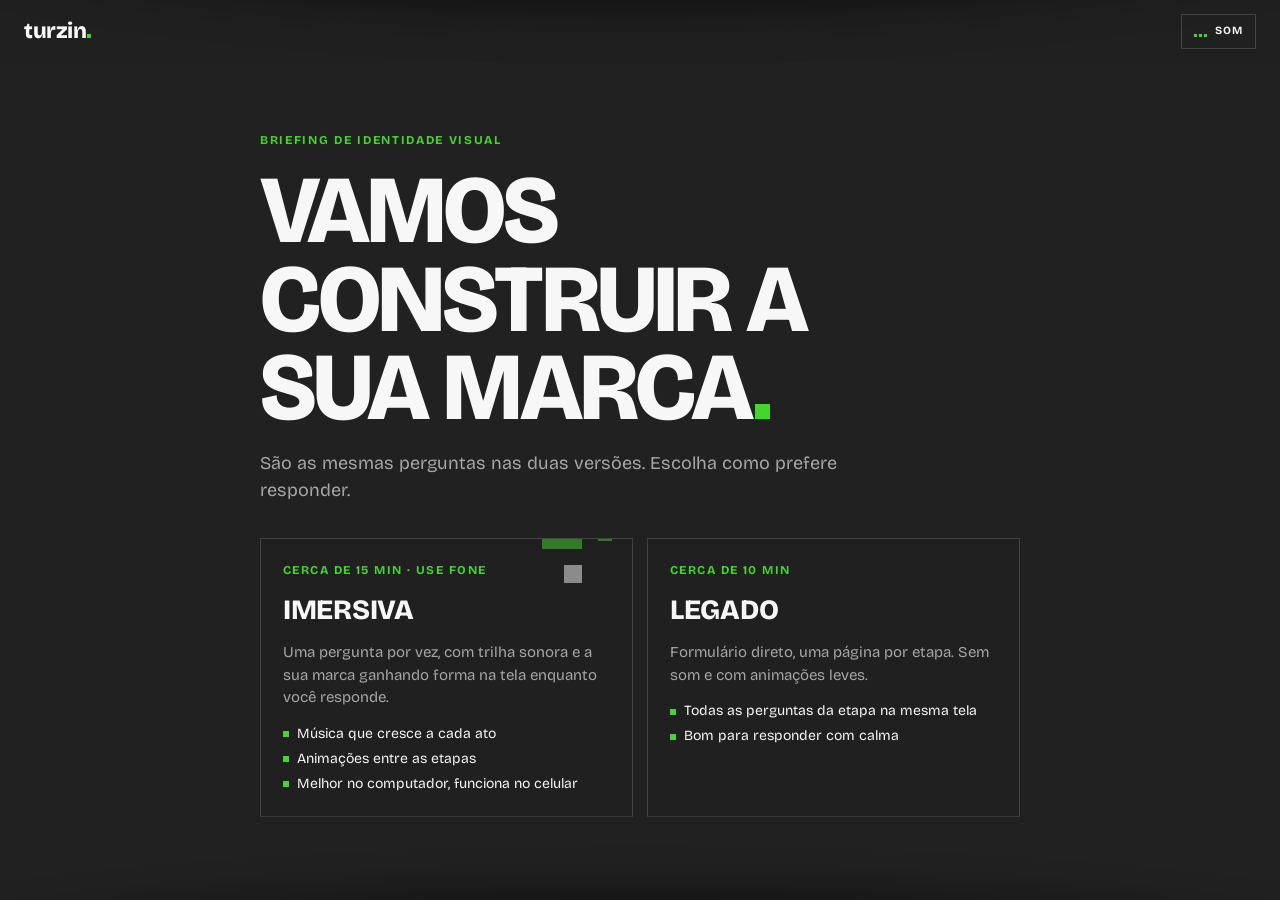
<file: briefing/index.html>
<!doctype html><html lang="pt-BR"><head><meta charset="utf-8"><meta name="viewport" content="width=device-width, initial-scale=1, viewport-fit=cover">
<meta name="robots" content="noindex, nofollow">
<link rel="icon" href="../img/marca/simbolo.svg" type="image/svg+xml">
<title>turzin.</title>
<meta name="description" content="Briefing de identidade visual da turzin.: versão imersiva ou legado.">
<link rel="preconnect" href="https://fonts.googleapis.com">
<link rel="preconnect" href="https://fonts.gstatic.com" crossorigin>
<link rel="stylesheet" href="https://fonts.googleapis.com/css2?family=Bricolage+Grotesque:opsz,wdth,wght@12..96,75..100,200..800&display=swap">
<style>
/* Briefing turzin. — uma tela por pergunta (imersiva) ou uma página por ato (legado).
   Visual da turzin.: só Bricolage Grotesque, verde #44D62D, cinza #212121, papel #F7F7F7, ponto quadrado. */
:root {
  --ink: #212121;      /* cinza da marca */
  --deep: #141414;     /* fundo do ato I */
  --paper: #F7F7F7;    /* papel */
  --green: #44D62D;    /* verde da marca */
  --green-ink: #2E9A1C;/* verde legível sobre papel */
  --mute: #9A9A9A;
  --font: 'Bricolage Grotesque', 'Segoe UI', system-ui, -apple-system, sans-serif;
  /* tema ativo (muda por ato e por modo) */
  --bg: var(--ink); --fg: var(--paper); --acc: var(--green); --soft: rgba(247,247,247,.62); --line: rgba(247,247,247,.16); --panel: rgba(33,33,33,.72);
  color-scheme: dark;
}
html, body { height: 100%; }
body { margin: 0; background: var(--bg); color: var(--fg); font: 400 17px/1.5 var(--font); -webkit-font-smoothing: antialiased; overflow-x: hidden; transition: background .6s steps(6), color .6s steps(6); }
* { box-sizing: border-box; }
button, input, textarea { font: inherit; color: inherit; }
::selection { background: var(--green); color: var(--ink); }

/* ---------- temas por ato (cada ato tem a sua característica) ---------- */
body[data-ato="origem"] { --bg: var(--deep); }
body[data-ato="lugar"]  { --bg: #1A1A1A; --acc: var(--green); }
body[data-ato="olhar"]  { --bg: var(--paper); --fg: var(--ink); --soft: rgba(33,33,33,.64); --line: rgba(33,33,33,.16); --panel: rgba(247,247,247,.78); --acc: var(--green-ink); color-scheme: light; }
body[data-ato="voz"]    { --bg: var(--voz-bg, var(--ink)); }
body.legado { --bg: var(--paper); --fg: var(--ink); --soft: rgba(33,33,33,.64); --line: rgba(33,33,33,.15); --panel: #fff; --acc: var(--green-ink); color-scheme: light; }

/* ---------- palco (canvas) e grade ---------- */
#palco { position: fixed; inset: 0; width: 100%; height: 100%; z-index: 0; pointer-events: none; }
.grade { position: fixed; inset: 0; z-index: 0; pointer-events: none; opacity: 0; transition: opacity .8s;
  background-image: linear-gradient(var(--line) 1px, transparent 1px), linear-gradient(90deg, var(--line) 1px, transparent 1px); background-size: 48px 48px; }
body[data-ato="nome"] .grade, body[data-ato="lugar"] .grade { opacity: .5; }
body[data-ato="lugar"] .grade { background-size: 96px 96px; }
.legado .grade, .legado #palco { display: none; }
#nomeVivo { position: fixed; left: 0; right: 0; top: 50%; transform: translateY(-50%); z-index: 0; text-align: center; pointer-events: none; padding-inline: 16px;
  font-size: clamp(56px, 15vw, 220px); line-height: .9; color: var(--fg); opacity: 0; transition: opacity .8s, font-variation-settings .35s, letter-spacing .35s; overflow-wrap: anywhere; }
#nomeVivo i { display: inline-block; width: .17em; height: .17em; background: var(--green); margin-left: .04em; }
body[data-ato="voz"] #nomeVivo { opacity: .14; }
body.falando #nomeVivo { opacity: 1; top: 32%; }
.saida.v5 { align-content: start; padding-top: 46vh; }
.saida.v5.fim { align-content: end; padding-top: 0; }
.saida.v5:not(.fim) .resumo { display: none; }

/* ---------- piscada: pálpebras de verdade fechando e abrindo a tela ----------
   Fecha rápido (110 ms, acelerando), fica fechada um instante e abre mais devagar (260 ms, freando).
   A pálpebra de cima desce mais que a de baixo sobe, como no olho. Ao abrir, a tela volta de um leve desfoque.
   Só usa transform (placa de vídeo), então não trava no celular. */
#palpebra { position: fixed; inset: 0; z-index: 60; pointer-events: none; overflow: hidden; }
#palpebra::before, #palpebra::after { content: ""; position: absolute; left: -15%; right: -15%; background: #0B0B0B; will-change: transform; }
#palpebra::before { top: 0; height: 64%; border-radius: 0 0 50% 50% / 0 0 26% 26%; transform: translateY(-104%); box-shadow: 0 18px 50px 10px rgba(0,0,0,.55); transition: transform .26s cubic-bezier(.12,.7,.3,1); }
#palpebra::after { bottom: 0; height: 42%; border-radius: 50% 50% 0 0 / 26% 26% 0 0; transform: translateY(104%); box-shadow: 0 -14px 40px 8px rgba(0,0,0,.5); transition: transform .26s cubic-bezier(.12,.7,.3,1); }
#palpebra.fecha::before, #palpebra.fecha::after { transform: translateY(0); transition-duration: .11s; transition-timing-function: cubic-bezier(.6,0,.9,.5); }
.acorda { animation: acorda .42s ease-out both; }
@keyframes acorda { from { filter: blur(3px); opacity: .7; } to { filter: none; opacity: 1; } }

/* ---------- topo ---------- */
.topo { position: fixed; top: 0; left: 0; right: 0; z-index: 20; background: color-mix(in srgb, var(--bg) 86%, transparent); -webkit-backdrop-filter: blur(8px); backdrop-filter: blur(8px); display: flex; align-items: center; gap: 20px; padding: calc(14px + env(safe-area-inset-top, 0px)) 24px 14px; }
.logo { font-weight: 800; font-size: 22px; letter-spacing: -.02em; line-height: 1; white-space: nowrap; }
.logo i { display: inline-block; width: .2em; height: .2em; background: var(--green); margin-left: .03em; }
.prog { flex: 1; display: flex; align-items: center; gap: 14px; min-width: 0; opacity: 0; transition: opacity .4s; }
.prog.on { opacity: 1; }
.prog .rot { font-size: 12px; font-weight: 700; letter-spacing: .12em; text-transform: uppercase; color: var(--soft); white-space: nowrap; }
.prog .rot b { color: var(--fg); font-weight: 700; }
.segs { flex: 1; display: grid; grid-template-columns: repeat(5, 1fr); gap: 4px; max-width: 420px; margin-left: auto; }
.segs span { height: 4px; background: var(--line); position: relative; overflow: hidden; }
.segs span i { position: absolute; inset: 0; background: var(--acc); transform-origin: left; transform: scaleX(var(--p, 0)); transition: transform .5s steps(8); }
.btn-som { display: inline-flex; align-items: center; gap: 8px; border: 1.5px solid var(--line); background: transparent; padding: 8px 12px; font-size: 11px; font-weight: 700; letter-spacing: .1em; text-transform: uppercase; cursor: pointer; }
.btn-som .eq { display: inline-flex; align-items: flex-end; gap: 2px; height: 11px; }
.btn-som .eq i { width: 3px; height: 3px; background: var(--acc); }
.btn-som.on .eq i { animation: eq .9s steps(4) infinite; }
.btn-som.on .eq i:nth-child(2) { animation-delay: .2s; } .btn-som.on .eq i:nth-child(3) { animation-delay: .45s; }
@keyframes eq { 50% { height: 11px; } 100% { height: 4px; } }
.legado .btn-som { display: none; }

/* ---------- área das telas ---------- */
main { position: relative; z-index: 5; min-height: 100%; display: grid; padding: calc(88px + env(safe-area-inset-top, 0px)) 24px calc(40px + env(safe-area-inset-bottom, 0px)); }
.tela { width: 100%; max-width: 760px; margin: auto; align-self: center; }
.tela.larga { max-width: 1080px; }
.entra { animation: entra .6s steps(7) both; }
@keyframes entra { 0% { clip-path: inset(0 0 100% 0); transform: translateX(-8px); opacity: 0; } 45% { clip-path: inset(0 0 45% 0); transform: translateX(5px); opacity: 1; } 70% { transform: translateX(-2px); } 100% { clip-path: inset(0 0 0 0); transform: none; } }
.sai { animation: sai .28s steps(4) forwards; }
@keyframes sai { 30% { transform: translateX(6px) skewX(-4deg); opacity: .8; } 100% { transform: translateX(-10px); opacity: 0; clip-path: inset(40% 0 30% 0); } }
.legado .entra { animation: sobe .45s cubic-bezier(.2,.7,.2,1) both; }
@keyframes sobe { from { opacity: 0; transform: translateY(18px); } to { opacity: 1; transform: none; } }

/* ---------- tipografia das telas ---------- */
.eyb { font-size: 12px; font-weight: 700; letter-spacing: .14em; text-transform: uppercase; color: var(--acc); margin: 0 0 18px; }
.pergunta h2 { margin: 0 0 10px; font-size: clamp(30px, 5.2vw, 52px); line-height: 1.04; letter-spacing: -.02em; font-weight: 700; text-wrap: balance; overflow-wrap: anywhere; }
.pergunta .hint { margin: 0 0 26px; color: var(--soft); max-width: 56ch; }
/* característica de cada ato nas perguntas */
body[data-ato="origem"] .pergunta h2 { font-weight: 300; letter-spacing: -.03em; }
body[data-ato="nome"] .pergunta h2 { text-transform: uppercase; font-weight: 800; font-variation-settings: "wdth" 78; letter-spacing: -.01em; }
body[data-ato="lugar"] .pergunta h2 { font-weight: 600; }
body[data-ato="olhar"] .pergunta h2 { font-weight: 700; }
body[data-ato="voz"] .pergunta h2 { font-variation-settings: "wght" var(--v-wght, 700), "wdth" var(--v-wdth, 100); letter-spacing: var(--v-ls, -.02em); text-transform: var(--v-tt, none); transition: font-variation-settings .3s; }

/* ---------- botões ---------- */
.acoes { display: flex; flex-wrap: wrap; align-items: center; gap: 12px; margin-top: 30px; }
.btn { display: inline-flex; align-items: center; gap: 10px; border: 1.5px solid var(--fg); background: transparent; padding: 14px 22px; font-weight: 700; font-size: 14px; letter-spacing: .08em; text-transform: uppercase; cursor: pointer; text-decoration: none; transition: background .15s steps(2), color .15s steps(2), border-color .15s; }
.btn.pri { background: var(--green); border-color: var(--green); color: var(--ink); }
.btn:hover { border-color: var(--acc); }
.btn.pri:hover { background: var(--fg); border-color: var(--fg); color: var(--bg); }
.btn:disabled { opacity: .35; cursor: not-allowed; }
.btn:focus-visible, .chip:focus-visible, .card:focus-visible, input:focus-visible, textarea:focus-visible, .par button:focus-visible, .cor:focus-visible, .btn-som:focus-visible, .link:focus-visible { outline: 2px solid var(--acc); outline-offset: 3px; }
.link { background: none; border: 0; padding: 4px 0; color: var(--soft); font-size: 14px; cursor: pointer; text-decoration: underline; text-underline-offset: 3px; }
.dica { font-size: 13px; color: var(--soft); }
.kbd { display: inline-block; border: 1px solid var(--line); padding: 1px 6px; font-size: 12px; margin: 0 2px; }

/* ---------- campos ---------- */
.inp, .txt { width: 100%; background: transparent; border: 0; border-bottom: 2px solid var(--line); padding: 10px 0; font-size: clamp(20px, 2.6vw, 26px); outline: none; transition: border-color .2s; border-radius: 0; }
.txt { min-height: 120px; resize: vertical; font-size: 19px; line-height: 1.5; border: 2px solid var(--line); padding: 14px 16px; }
.inp:focus, .txt:focus { border-color: var(--acc); }
.inp::placeholder, .txt::placeholder { color: var(--soft); opacity: .6; }
.cont { display: flex; justify-content: flex-end; font-size: 12px; color: var(--soft); margin-top: 6px; font-variant-numeric: tabular-nums; }
.cont.cheio { color: var(--acc); }
.rotulo { display: block; font-size: 13px; font-weight: 700; letter-spacing: .08em; text-transform: uppercase; color: var(--soft); margin: 18px 0 6px; }
.cards { display: grid; grid-template-columns: repeat(auto-fit, minmax(190px, 1fr)); gap: 10px; }
.card { text-align: left; border: 1.5px solid var(--line); background: var(--panel); padding: 16px; cursor: pointer; display: grid; gap: 4px; transition: border-color .15s, transform .15s; }
.card b { font-size: 18px; } .card span { font-size: 14px; color: var(--soft); }
.card:hover { border-color: var(--fg); }
.card[aria-pressed="true"] { border-color: var(--acc); box-shadow: inset 0 0 0 1px var(--acc); }
.card[aria-pressed="true"] b::after { content: ""; display: inline-block; width: .32em; height: .32em; background: var(--green); margin-left: .25em; }
.chips { display: flex; flex-wrap: wrap; gap: 8px; }
.chip { border: 1.5px solid var(--line); background: var(--panel); padding: 8px 14px; font-size: 15px; cursor: pointer; display: inline-flex; align-items: center; gap: 8px; transition: border-color .15s, background .15s; }
.chip:hover { border-color: var(--fg); }
.chip[aria-pressed="true"] { background: var(--fg); color: var(--bg); border-color: var(--fg); }
.chip .n { font-size: 11px; font-weight: 800; background: var(--green); color: var(--ink); min-width: 20px; height: 20px; display: inline-grid; place-items: center; }
.chip.risca[aria-pressed="true"] { background: transparent; color: var(--soft); text-decoration: line-through; text-decoration-thickness: 2px; border-style: dashed; }
.chip.voa { animation: voa .55s steps(5) forwards; }
@keyframes voa { to { transform: translateY(-40px) rotate(-6deg); opacity: 0; } }
.chip.fica { border-color: var(--acc); }
.tagbox { display: flex; flex-wrap: wrap; gap: 8px; align-items: center; border-bottom: 2px solid var(--line); padding: 8px 0; }
.tagbox .inp { border: 0; flex: 1; min-width: 160px; padding: 6px 0; }
.tag { background: var(--fg); color: var(--bg); padding: 6px 10px; font-size: 15px; display: inline-flex; gap: 8px; align-items: center; }
.tag button { background: none; border: 0; color: inherit; cursor: pointer; padding: 0 2px; font-size: 16px; line-height: 1; }
.linhas { display: grid; gap: 10px; }
.linha { display: grid; grid-template-columns: 1fr 1fr auto; gap: 10px; align-items: end; }
.linha .inp { font-size: 18px; }
.linha button.x { border: 0; background: none; color: var(--soft); font-size: 22px; cursor: pointer; padding: 6px; }
.duplo { display: grid; grid-template-columns: 1fr 1fr; gap: 16px; }
/* barras (polo, faixa, escalas) */
.polo { display: grid; gap: 10px; }
.polo .ends { display: flex; justify-content: space-between; gap: 12px; font-weight: 700; font-size: 15px; }
.polo .ends span:last-child { text-align: right; }
.polo .val { text-align: center; font-size: 13px; color: var(--soft); min-height: 1.4em; }
input[type=range] { -webkit-appearance: none; appearance: none; width: 100%; height: 30px; background: transparent; cursor: pointer; margin: 0; }
input[type=range]::-webkit-slider-runnable-track { height: 4px; background: var(--line); }
input[type=range]::-moz-range-track { height: 4px; background: var(--line); }
input[type=range]::-webkit-slider-thumb { -webkit-appearance: none; width: 22px; height: 22px; background: var(--green); margin-top: -9px; border: 0; border-radius: 0; }
input[type=range]::-moz-range-thumb { width: 22px; height: 22px; background: var(--green); border: 0; border-radius: 0; }
.escalas { display: grid; gap: 18px; }
.escalas .polo { gap: 2px; }
.faixa { position: relative; height: 30px; }
.faixa input { position: absolute; inset: 0; pointer-events: none; }
.faixa input::-webkit-slider-thumb { pointer-events: auto; }
.faixa input::-moz-range-thumb { pointer-events: auto; }
.faixa input + input::-webkit-slider-runnable-track { background: transparent; }
.faixa input + input::-moz-range-track { background: transparent; }
.faixa-num { font-size: clamp(34px, 6vw, 56px); font-weight: 800; font-variant-numeric: tabular-nums; letter-spacing: -.02em; }
.faixa-num small { font-size: .4em; font-weight: 600; color: var(--soft); letter-spacing: 0; }
/* pares visuais */
.pares { display: grid; gap: 14px; }
.par { display: grid; grid-template-columns: 1fr 1fr; gap: 10px; }
.par button { border: 1.5px solid var(--line); background: var(--panel); padding: 0; cursor: pointer; display: grid; text-align: left; min-width: 0; }
.par button > .lab { padding: 8px 12px; font-weight: 700; font-size: 15px; display: flex; align-items: center; gap: 8px; }
.par button[aria-pressed="true"] { border-color: var(--acc); box-shadow: inset 0 0 0 1px var(--acc); }
.par button[aria-pressed="true"] > .lab::after { content: ""; width: 8px; height: 8px; background: var(--green); }
.par button[aria-pressed="false"].tem { opacity: .42; }
/* mini moodboard: letra · textura · forma · cores */
.mood { display: grid; grid-template-columns: repeat(2, minmax(0, 1fr)); border-bottom: 1px solid var(--line); }
.mood > i { min-width: 0; aspect-ratio: 1; display: grid; place-items: center; overflow: hidden; font-style: normal; }
.mood > i { aspect-ratio: 4 / 3; }
.mood .aa { font-size: clamp(30px, 3.4vw, 46px); line-height: 1; }
.mood svg { width: 100%; height: 100%; display: block; }
.mood .cp { display: grid; grid-template-rows: 1fr 1fr; place-items: stretch; }
.mood .cp b { display: block; }
/* rosto que pisca (uma vez = sim, duas = não) */
.rosto { width: 56px; height: 56px; flex: none; }
.rosto svg { width: 100%; height: 100%; display: block; }
.rosto .ol { transform-box: fill-box; transform-origin: center; }
.rosto.p1 .ol { animation: piscar1 .32s steps(3); }
.rosto.p2 .ol { animation: piscar2 .7s steps(6); }
.rosto.pw .ol.e { animation: piscar1 .42s steps(3); }
@keyframes piscar1 { 40%, 60% { transform: scaleY(.12); } }
@keyframes piscar2 { 15%, 28% { transform: scaleY(.12); } 42% { transform: none; } 62%, 75% { transform: scaleY(.12); } }
.simnao-l { display: flex; align-items: center; gap: 16px; margin-bottom: 14px; flex-wrap: wrap; }
.simnao-l .simnao { margin: 0; }
.legenda-rosto { display: flex; align-items: center; gap: 14px; margin-bottom: 16px; font-size: 14px; color: var(--soft); }
/* cores */
.paleta { display: grid; grid-template-columns: repeat(auto-fill, minmax(84px, 1fr)); gap: 10px; }
.cor { border: 1.5px solid var(--line); background: var(--panel); padding: 0; cursor: pointer; text-align: left; position: relative; }
.cor i { display: block; height: 58px; }
.cor span { display: block; padding: 6px 8px; font-size: 13px; }
.cor[data-s="q"] { border-color: var(--acc); box-shadow: inset 0 0 0 1px var(--acc); }
.cor[data-s="q"]::after { content: "QUERO"; position: absolute; top: 6px; left: 6px; background: var(--green); color: var(--ink); font-size: 10px; font-weight: 800; letter-spacing: .08em; padding: 2px 5px; }
.cor[data-s="n"] { opacity: .55; }
.cor[data-s="n"] i { background-image: linear-gradient(to top right, transparent calc(50% - 1.5px), var(--fg) calc(50% - 1.5px) calc(50% + 1.5px), transparent calc(50% + 1.5px)) !important; }
.cor[data-s="n"]::after { content: "NÃO"; position: absolute; top: 6px; left: 6px; background: var(--fg); color: var(--bg); font-size: 10px; font-weight: 800; letter-spacing: .08em; padding: 2px 5px; }
.simnao { display: flex; gap: 10px; margin-bottom: 14px; }

/* ---------- tela de escolha do modo ---------- */
.modo h1 { font-size: clamp(44px, 8vw, 96px); line-height: .92; letter-spacing: -.03em; margin: 0 0 18px; font-weight: 800; text-transform: uppercase; text-wrap: balance; }
.modo h1 i { display: inline-block; width: .16em; height: .16em; background: var(--green); margin-left: .04em; }
.modo .lead { color: var(--soft); max-width: 52ch; margin: 0 0 34px; font-size: 18px; }
.opcoes { display: grid; grid-template-columns: 1fr 1fr; gap: 14px; }
.opcao { text-align: left; border: 1.5px solid var(--line); background: var(--panel); padding: 22px; cursor: pointer; display: grid; gap: 10px; align-content: start; transition: border-color .15s, transform .2s; position: relative; overflow: hidden; }
.opcao:hover { border-color: var(--green); transform: translateY(-3px); }
.opcao .tit { font-size: 28px; font-weight: 800; text-transform: uppercase; letter-spacing: -.01em; }
.opcao p { margin: 0; color: var(--soft); font-size: 15px; }
.opcao ul { margin: 4px 0 0; padding: 0; list-style: none; display: grid; gap: 4px; font-size: 14px; }
.opcao li::before { content: ""; display: inline-block; width: 6px; height: 6px; background: var(--green); margin-right: 8px; vertical-align: middle; }
.opcao .tempo { font-size: 12px; font-weight: 700; letter-spacing: .12em; text-transform: uppercase; color: var(--acc); }
.opcao.imersiva::before { content: ""; position: absolute; right: -30px; top: -30px; width: 120px; height: 120px; background: linear-gradient(var(--green) 0 0) 0 0/40px 40px no-repeat, linear-gradient(var(--green) 0 0) 56px 18px/14px 14px no-repeat, linear-gradient(var(--fg) 0 0) 22px 56px/18px 18px no-repeat; opacity: .5; animation: pisc 2.4s steps(2) infinite; }
@keyframes pisc { 50% { opacity: .15; } }
.retomar { margin-top: 22px; display: flex; flex-wrap: wrap; gap: 6px 16px; align-items: center; font-size: 14px; color: var(--soft); }

/* ---------- abertura / entrada de ato ---------- */
.roteiro p { font-size: clamp(26px, 4.4vw, 46px); line-height: 1.12; letter-spacing: -.02em; margin: 0 0 6px; font-weight: 300; min-height: 1.1em; }
.roteiro p.forte { font-weight: 800; }
.roteiro .fone { margin-top: 26px; display: flex; gap: 10px; align-items: center; color: var(--soft); font-size: 14px; }
.ato-num { font-size: 13px; font-weight: 800; letter-spacing: .3em; text-transform: uppercase; color: var(--acc); margin-bottom: 12px; }
.ato-tit { font-size: clamp(64px, 14vw, 170px); font-weight: 800; line-height: .86; letter-spacing: -.04em; text-transform: uppercase; margin: 0 0 22px; }
.ato-tit i { display: inline-block; width: .15em; height: .15em; background: var(--green); margin-left: .03em; }
.ato-frase { font-size: clamp(20px, 2.8vw, 28px); color: var(--soft); max-width: 34ch; min-height: 2.6em; margin: 0; }
.cur::after { content: ""; display: inline-block; width: .5em; height: .9em; background: var(--green); vertical-align: -.1em; margin-left: 2px; animation: pisc 1s steps(1) infinite; }

/* ---------- saída de ato: legenda + resumo ---------- */
.saida { display: grid; gap: 24px; align-content: end; min-height: calc(100vh - 140px); }
.legenda { font-size: clamp(24px, 3.6vw, 38px); font-weight: 700; letter-spacing: -.02em; text-align: center; min-height: 1.3em; margin: 0; text-wrap: balance; }
.resumo { background: var(--panel); border: 1.5px solid var(--line); padding: 22px; backdrop-filter: blur(8px); -webkit-backdrop-filter: blur(8px); opacity: 0; transform: translateY(24px); transition: opacity .5s, transform .5s cubic-bezier(.2,.7,.2,1); }
.resumo.on { opacity: 1; transform: none; }
.resumo-top { display: flex; justify-content: space-between; align-items: baseline; gap: 12px; flex-wrap: wrap; margin-bottom: 14px; }
.resumo-top b { font-size: 13px; letter-spacing: .14em; text-transform: uppercase; color: var(--acc); }
.itens { display: grid; grid-template-columns: repeat(auto-fit, minmax(220px, 1fr)); gap: 10px; }
.item { border-top: 1px solid var(--line); padding-top: 10px; min-width: 0; display: grid; gap: 4px; align-content: start; }
.item .k { font-size: 12px; font-weight: 700; letter-spacing: .1em; text-transform: uppercase; color: var(--soft); display: flex; justify-content: space-between; gap: 8px; }
.item .k button { background: none; border: 0; color: var(--acc); font-size: 12px; font-weight: 700; letter-spacing: .08em; text-transform: uppercase; cursor: pointer; padding: 0; }
.item .v { font-size: 15px; overflow-wrap: anywhere; white-space: pre-line; display: -webkit-box; -webkit-line-clamp: 4; -webkit-box-orient: vertical; overflow: hidden; }
.item .v.vazio { color: var(--soft); font-style: italic; }
.fala { text-align: center; }
.fala .linha1 { font-size: clamp(30px, 5vw, 60px); font-weight: 800; letter-spacing: -.02em; min-height: 1.1em; margin: 0 0 8px; }
.fala .linha2 { font-size: clamp(20px, 2.8vw, 30px); color: var(--soft); max-width: 36ch; margin: 0 auto; min-height: 1.4em; }

/* ---------- legado: página por ato ---------- */
.leg-cab { margin-bottom: 26px; }
.leg-cab h2 { font-size: clamp(36px, 6vw, 64px); line-height: .95; margin: 0 0 8px; font-weight: 800; text-transform: uppercase; letter-spacing: -.02em; }
.leg-cab p { margin: 0; color: var(--soft); }
.leg-q { padding: 26px 0; border-top: 1px solid var(--line); }
.leg-q h3 { font-size: 22px; line-height: 1.2; margin: 0 0 6px; font-weight: 700; text-wrap: balance; }
.leg-q .hint { margin: 0 0 14px; color: var(--soft); font-size: 15px; }
.leg-q .num { font-size: 12px; font-weight: 700; letter-spacing: .1em; color: var(--acc); margin-bottom: 6px; }
.erro { color: #C0262D; font-size: 14px; margin-top: 8px; }
body:not(.legado) .erro { color: #FF8A8A; }

/* ---------- retrato ---------- */
.retrato { display: grid; gap: 34px; }
.r-hero { display: grid; gap: 14px; padding-bottom: 28px; border-bottom: 1.5px solid var(--line); }
.r-nome { font-size: clamp(60px, 13vw, 180px); line-height: .86; margin: 0; letter-spacing: -.03em; overflow-wrap: anywhere; font-variation-settings: "wght" var(--v-wght, 800), "wdth" var(--v-wdth, 100); text-transform: var(--v-tt, none); }
.r-nome i { display: inline-block; width: .16em; height: .16em; background: var(--green); margin-left: .04em; }
.r-frase { font-size: clamp(20px, 2.6vw, 28px); max-width: 40ch; margin: 0; }
.r-meta { font-size: 13px; color: var(--soft); letter-spacing: .06em; text-transform: uppercase; }
.r-sec { display: grid; gap: 14px; }
.r-sec h3 { margin: 0; font-size: 13px; letter-spacing: .16em; text-transform: uppercase; color: var(--acc); display: flex; gap: 12px; align-items: baseline; }
.r-sec h3 span { color: var(--soft); letter-spacing: .1em; }
.tres-grande { display: flex; flex-wrap: wrap; gap: 8px 22px; font-size: clamp(32px, 5vw, 54px); font-weight: 800; letter-spacing: -.02em; text-transform: uppercase; }
.tres-grande span::after { content: ""; display: inline-block; width: .16em; height: .16em; background: var(--green); margin-left: .05em; }
.barras { display: grid; gap: 10px; max-width: 640px; }
.barra { display: grid; grid-template-columns: 110px 1fr 110px; gap: 12px; align-items: center; font-size: 14px; }
.barra span:last-child { text-align: right; }
.barra .t { height: 6px; background: var(--line); position: relative; }
.barra .t i { position: absolute; top: -5px; width: 16px; height: 16px; background: var(--green); transform: translateX(-50%); }
.sw-lin { display: flex; flex-wrap: wrap; gap: 8px; }
.sw { display: inline-flex; align-items: center; gap: 8px; border: 1px solid var(--line); padding: 4px 10px 4px 4px; font-size: 14px; }
.sw i { width: 22px; height: 22px; display: inline-block; }
.sw.nao { text-decoration: line-through; color: var(--soft); }
.r-acoes { display: flex; flex-wrap: wrap; gap: 12px; align-items: center; padding-top: 10px; border-top: 1.5px solid var(--line); }
.aviso { font-size: 14px; color: var(--soft); max-width: 60ch; }
.aviso.ok { color: var(--acc); font-weight: 700; }

/* ---------- celular ---------- */
@media (max-width: 720px) {
  .topo { padding-inline: 16px; gap: 12px; }
  .logo { font-size: 19px; }
  .prog .rot { display: none; }
  .btn-som { padding: 7px 9px; }
  .btn-som .tx { display: none; }
  main { padding-inline: 16px; padding-top: calc(76px + env(safe-area-inset-top, 0px)); }
  .tela { align-self: start; }
  .opcoes, .duplo { grid-template-columns: 1fr; }
  .linha { grid-template-columns: 1fr auto; }
  .linha .inp:nth-child(2) { grid-column: 1; }
  .linha button.x { grid-row: 1 / span 2; grid-column: 2; }
  .mood .aa { font-size: 26px; }
  .barra { grid-template-columns: 76px 1fr 76px; font-size: 12px; }
  .acoes .btn { flex: 1; justify-content: center; }
  .saida { min-height: 0; align-content: start; padding-top: 50vh; }
  .saida.v5 { padding-top: 46vh; }
  .saida.v5.fim { padding-top: 50vh; align-content: start; }
  .resumo { padding: 16px; }
}
</style>

</head><body>
<canvas id="palco" aria-hidden="true"></canvas>
<div class="grade" aria-hidden="true"></div>
<div id="nomeVivo" aria-hidden="true"></div>
<div id="palpebra" aria-hidden="true"></div>

<header class="topo">
  <div class="logo" aria-label="turzin.">turzin<i></i></div>
  <div class="prog" id="prog" aria-hidden="true">
    <span class="rot" id="progRot"></span>
    <div class="segs" id="segs"><span><i></i></span><span><i></i></span><span><i></i></span><span><i></i></span><span><i></i></span></div>
  </div>
  <button class="btn-som" id="btnSom" type="button" hidden aria-pressed="false"><span class="eq" aria-hidden="true"><i></i><i></i><i></i></span><span class="tx">Som</span></button>
</header>

<main id="main" aria-live="polite"></main>

<script>
/* ================================================================
   CONFIGURAÇÃO
   ================================================================ */
const CONFIG = {
  // ENVIO DAS RESPOSTAS POR E-MAIL (Web3Forms → turzindesign@gmail.com)
  // Cole entre as aspas a Access Key que o Web3Forms mandou para o seu e-mail.
  WEB3FORMS_KEY: 'd2f554ae-63b7-4b8f-8f8b-34fb7abedd90',
  GUARDA: 'turzin-briefing-v1',   // nome do rascunho salvo no navegador
};

/* ================================================================
   ATOS E PERGUNTAS
   {marca} é trocado pelo nome que a pessoa digitou.
   ================================================================ */
const ATOS = [
  { id: 'comeco', nome: 'Começo' },
  { id: 'origem', rom: 'I',   nome: 'Origem', sobre: 'Você',          entrada: 'Antes da marca, existe alguém. Vamos começar por você.', saida: 'Um ponto. Toda marca começa assim.', legado: 'Quem está por trás da marca.' },
  { id: 'nome',   rom: 'II',  nome: 'Nome',   sobre: 'A marca',       entrada: 'Agora ela precisa de um nome e de um motivo para existir.', saida: '{marca}. Agora ela tem nome.', legado: 'O que a marca é, vende e quer ser.' },
  { id: 'lugar',  rom: 'III', nome: 'Lugar',  sobre: 'O mercado',     entrada: 'Ninguém nasce sozinho. Vamos olhar em volta.', saida: 'No meio de tantos, ela achou o próprio espaço.', legado: 'Concorrentes e referências.' },
  { id: 'olhar',  rom: 'IV',  nome: 'Olhar',  sobre: 'Quem compra',   entrada: 'Uma marca existe para alguém. Quem é essa pessoa?', saida: 'Ela já sabe com quem está falando.', legado: 'O público da marca.' },
  { id: 'voz',    rom: 'V',   nome: 'Voz',    sobre: 'Personalidade', entrada: 'Falta o mais importante: o jeito dela de ser.', saida: '', legado: 'Personalidade, visual e cores.' },
];

const PALAVRAS = ['Séria','Divertida','Alegre','Elegante','Ousada','Delicada','Moderna','Tradicional','Futurista','Nostálgica','Calma','Energética','Acolhedora','Exclusiva','Acessível','Criativa','Técnica','Artística','Rebelde','Irreverente','Sóbria','Rústica','Refinada','Simples','Sofisticada','Confiável','Curiosa','Aventureira','Romântica','Sensível','Madura','Jovem','Racional','Emocional','Intuitiva','Livre','Enigmática','Industrial','Natural','Urbana','Discreta','Extrovertida','Profissional','Casual','Sonhadora','Determinada','Esperta','Sutil'];

const CORES = [['Vermelho','#E63946'],['Laranja','#F08A3E'],['Amarelo','#F6D743'],['Limão','#B5E61D'],['Verde','#2F8F46'],['Verde-água','#2A9D8F'],['Azul-claro','#7FB7E6'],['Azul','#1D4ED8'],['Marinho','#14284B'],['Roxo','#6A2CBF'],['Lilás','#C8B6FF'],['Rosa','#FF5FA2'],['Vinho','#7A1C2E'],['Terracota','#C8553D'],['Marrom','#7B4B2A'],['Bege','#E9DCC4'],['Dourado','#C9A227'],['Preto','#111111'],['Cinza','#9AA0A6'],['Branco','#FAFAFA']];

const P = [
  // começo
  { id: 'pessoa', ato: 0, t: 'Respondido por', tipo: 'texto', q: 'Primeiro, como você se chama?', ph: 'Seu nome', obrig: true },
  { id: 'marca',  ato: 0, t: 'Marca', tipo: 'texto', q: 'E qual o nome da marca que vamos construir?', ph: 'Nome da marca', obrig: true },
  // I · origem
  { id: 'papel', ato: 1, t: 'Seu papel', tipo: 'texto', q: 'Qual o seu papel no dia a dia de {marca}?', ph: 'Ex.: sócia e responsável pelo atendimento' },
  { id: 'historia', ato: 1, t: 'Como começou', tipo: 'longo', q: 'Como essa história começou?', hint: 'Conta do jeito que você contaria para um amigo.' },
  { id: 'nomeOrigem', ato: 1, t: 'Origem do nome', tipo: 'longo', q: 'De onde vem o nome {marca}?', hint: 'O que ele significa para você.' },
  { id: 'agora', ato: 1, t: 'Por que agora', tipo: 'longo', q: 'Por que cuidar da identidade visual agora?', hint: 'O que aconteceu para este ser o momento.' },
  // II · nome
  { id: 'elevador', ato: 2, t: 'Em uma frase', tipo: 'texto', max: 120, q: 'Explica {marca} em uma frase.', hint: 'Como se fosse para alguém no elevador. Guarde bem essa frase: ela volta no final.', ph: 'Ex.: Doces de família feitos para presentear' },
  { id: 'fase', ato: 2, t: 'Momento', tipo: 'cards', q: 'Em que momento {marca} está?', opts: [['Ideia no papel','Ainda não abriu as portas'],['Acabou de abrir','Menos de um ano de vida'],['Crescendo','Clientes chegando, estrutura aumentando'],['Já é conhecida','Tem nome na cidade ou no nicho'],['Mudando de rumo','Quer se reposicionar']] },
  { id: 'produtos', ato: 2, t: 'O que vende', tipo: 'tags', q: 'O que {marca} vende?', hint: 'Escreva cada produto ou serviço e aperte Enter.', ph: 'Ex.: bolos de pote' },
  { id: 'diferencial', ato: 2, t: 'O que só ela tem', tipo: 'longo', q: 'O que só {marca} tem?' },
  { id: 'historiaProduto', ato: 2, t: 'História por trás', tipo: 'longo', q: 'Existe alguma história por trás da marca ou de algum produto?', hint: 'Uma receita de família, o primeiro cliente, um nome antigo. Se não tiver, pode seguir.' },
  { id: 'futuro', ato: 2, t: 'Daqui a 5 anos', tipo: 'longo', q: 'Daqui a 5 anos, onde {marca} está?', hint: 'Ela pode virar outra coisa ou entrar em outro mercado?' },
  { id: 'inegociaveis', ato: 2, t: 'Nunca abre mão de', tipo: 'tres', q: 'Três coisas de que {marca} nunca abre mão.', ph: ['Ex.: atendimento próximo', 'Ex.: ingrediente natural', 'Ex.: prazo cumprido'] },
  // III · lugar
  { id: 'concorrentes', ato: 3, t: 'Concorrentes', tipo: 'lista', q: 'Quem disputa o mesmo cliente que você?', hint: 'Nome e, se tiver, o Instagram ou o site.' },
  { id: 'mercado', ato: 3, t: 'Sobre eles', tipo: 'duplo', q: 'Olhando para eles:', labels: ['O que eles fazem bem?', 'O que fazem que você jamais faria?'] },
  { id: 'referencias', ato: 3, t: 'Referências visuais', tipo: 'longo', q: 'Quais marcas você admira visualmente?', hint: 'De qualquer área. Pode colar links do Instagram, Pinterest ou sites.' },
  // IV · olhar
  { id: 'persona', ato: 4, t: 'Cliente ideal', tipo: 'longo', q: 'Descreve o seu cliente ideal como se fosse uma pessoa.', hint: 'Idade, rotina, onde passa o tempo, o que valoriza.' },
  { id: 'idade', ato: 4, t: 'Faixa de idade', tipo: 'faixa', q: 'Qual a faixa de idade desse público?', min: 12, max: 80, ini: [22, 45] },
  { id: 'publico', ato: 4, t: 'Público', tipo: 'polo', q: 'Esse público é…', esq: 'Mais feminino', dir: 'Mais masculino', meio: 'Equilibrado' },
  { id: 'preco', ato: 4, t: 'Poder de compra', tipo: 'polo', q: 'E o poder de compra dele?', esq: 'Acessível', dir: 'Premium', meio: 'Intermediário' },
  { id: 'boca', ato: 4, t: 'O que o cliente diz', tipo: 'longo', q: 'Quando um cliente fala de {marca} para um amigo, o que você quer que ele diga?' },
  { id: 'onde', ato: 4, t: 'Onde aparece', tipo: 'ordem', q: 'Onde {marca} mais vai aparecer?', hint: 'Toque na ordem de importância. Toque de novo para tirar.', opts: ['Instagram','Fachada','Embalagem','Site','Cardápio ou catálogo','Uniforme','Cartão de visita','Sacola','WhatsApp','Veículo','Outdoor','No próprio produto'] },
  { id: 'encontra', ato: 4, t: 'Como chegam', tipo: 'multi', q: 'Como as pessoas chegam até {marca}?', hint: 'Escolha quantas quiser.', opts: ['Instagram','Indicação','Google','Passando na rua','TikTok','WhatsApp','Marketplace','Eventos e feiras'] },
  // V · voz
  { id: 'escalas', ato: 5, t: 'Personalidade', tipo: 'escalas', q: 'Se {marca} fosse uma pessoa, onde ela estaria em cada linha?', hint: 'Arraste e repare no nome ao fundo.', hintLeg: 'Arraste para o lado que combina mais.', eixos: [['seria','Séria','Divertida'],['trad','Tradicional','Futurista'],['peso','Delicada','Ousada'],['razao','Racional','Emocional'],['ritmo','Calma','Energética'],['forma','Simples','Complexa']] },
  { id: 'palavras', ato: 5, t: 'Palavras', tipo: 'multi', minSel: 3, max: 8, q: 'Escolha de 3 a 8 palavras que descrevem {marca}.', opts: PALAVRAS },
  { id: 'tres', ato: 5, t: 'As 3 mais fortes', tipo: 'tresde', minSel: 3, q: 'Agora fica só com 3.', hint: 'As três que mais têm a ver.' },
  { id: 'nunca', ato: 5, t: 'Nunca seria', tipo: 'nunca', max: 5, q: 'E o que {marca} nunca seria?', hint: 'Escolha até 5.' },
  { id: 'pares', ato: 5, t: 'Visual', tipo: 'pares', q: 'Pensando só no visual, qual lado tem mais a ver?', hint: 'Escolha um lado em cada linha.', pares: [['organico','Orgânico','geometrico','Geométrico'],['classico','Clássico','contemporaneo','Contemporâneo'],['pesado','Pesado','leve','Leve'],['minimo','Minimalista','ornamentado','Ornamentado'],['artesanal','Artesanal','industrial','Industrial']] },
  { id: 'cores', ato: 5, t: 'Cores', tipo: 'cores', q: 'E as cores?', hint: 'Toque uma vez para "quero" e duas vezes para "não quero".', rosto: true },
  { id: 'proibido', ato: 5, t: 'Proibido na marca', tipo: 'longo', q: 'Tem algum elemento que não pode aparecer de jeito nenhum?', hint: 'Um símbolo, um estilo, algo que lembre um concorrente.' },
  { id: 'espaco', ato: 5, t: 'Espaço físico', tipo: 'simnao', q: 'O espaço físico já está definido?', hint: 'Parede pintada, móveis comprados, fachada pronta. Pisca uma vez para sim, duas para não.', ph: 'Conta o que já está definido: cores, materiais, estilo.' },
  { id: 'extra', ato: 5, t: 'Mais alguma coisa', tipo: 'longo', q: 'Antes de {marca} falar: quer contar mais alguma coisa?', hint: 'Qualquer detalhe que não coube nas perguntas.' },
];
const PQ = Object.fromEntries(P.map(q => [q.id, q]));

/* ================================================================
   ESTADO (salvo no navegador para continuar depois)
   ================================================================ */
let S = { modo: null, i: 0, r: {}, retorno: null };
const guarda = {
  ler() { try { return JSON.parse(localStorage.getItem(CONFIG.GUARDA) || 'null'); } catch (e) { return null; } },
  salvar() { try { localStorage.setItem(CONFIG.GUARDA, JSON.stringify(S)); } catch (e) {} },
  limpar() { try { localStorage.removeItem(CONFIG.GUARDA); } catch (e) {} },
};
let tSalva; const salvar = () => { clearTimeout(tSalva); tSalva = setTimeout(guarda.salvar, 250); };

const $ = (s, el = document) => el.querySelector(s);
const esc = s => String(s ?? '').replace(/[&<>"']/g, c => ({ '&': '&amp;', '<': '&lt;', '>': '&gt;', '"': '&quot;', "'": '&#39;' }[c]));
const marca = () => (S.r.marca || '').trim() || 'Sua marca';
const fmt = s => s.replace(/\{marca\}/g, marca());
const espera = ms => new Promise(r => setTimeout(r, ms));
function el(html) { const t = document.createElement('template'); t.innerHTML = html.trim(); return t.content.firstElementChild; }

/* ================================================================
   MÚSICA QUE CRESCE COM O PROGRESSO (gerada no navegador, sem arquivos)
   Camadas: 1 batida de coração · 2 chimbal · 3 baixo · 4 acordes · 5 arpejo
   ================================================================ */
const Som = (() => {
  const BPM = 96, PASSO = 60 / BPM / 4;
  const VOL = [.95, .22, .34, .16, .10];
  // Lá menor · Fá · Dó · Sol
  const PROG = [
    { b: 55.00, p: [220.00, 261.63, 329.63], a: [440.00, 523.25, 659.25, 523.25] },
    { b: 43.65, p: [174.61, 220.00, 261.63], a: [349.23, 440.00, 523.25, 440.00] },
    { b: 65.41, p: [196.00, 261.63, 329.63], a: [392.00, 523.25, 659.25, 523.25] },
    { b: 49.00, p: [196.00, 246.94, 293.66], a: [392.00, 493.88, 587.33, 493.88] },
  ];
  let ac, master, comp, camadas = [], ruido, timer, prox = 0, passo = 0, inicio = 0, nivel = 0, ligado = true;
  function iniciar() {
    if (ac) { ac.resume && ac.resume(); return; }
    const AC = window.AudioContext || window.webkitAudioContext; if (!AC) return;
    ac = new AC();
    comp = ac.createDynamicsCompressor(); comp.threshold.value = -14; comp.ratio.value = 4;
    master = ac.createGain(); master.gain.value = 0;
    comp.connect(master); master.connect(ac.destination);
    camadas = VOL.map(() => { const g = ac.createGain(); g.gain.value = 0; g.connect(comp); return g; });
    // eco no arpejo
    const d = ac.createDelay(1); d.delayTime.value = PASSO * 3; const fb = ac.createGain(); fb.gain.value = .32; const dm = ac.createGain(); dm.gain.value = .5;
    camadas[4].connect(d); d.connect(fb); fb.connect(d); d.connect(dm); dm.connect(comp);
    ruido = ac.createBuffer(1, ac.sampleRate * .5, ac.sampleRate); const dd = ruido.getChannelData(0); for (let i = 0; i < dd.length; i++) dd[i] = Math.random() * 2 - 1;
    inicio = prox = ac.currentTime + .08; passo = 0;
    timer = setInterval(tick, 25);
    master.gain.setTargetAtTime(ligado ? .55 : 0, ac.currentTime, .8);
    definirNivel(nivel);
  }
  function tick() { while (prox < ac.currentTime + .12) { agenda(passo, prox); prox += PASSO; passo++; } }
  function env(g, t, a, pico, rel) { g.gain.setValueAtTime(0.0001, t); g.gain.exponentialRampToValueAtTime(pico, t + a); g.gain.exponentialRampToValueAtTime(0.0001, t + a + rel); }
  function bumbo(t, f = 1) { const o = ac.createOscillator(), g = ac.createGain(); o.frequency.setValueAtTime(130, t); o.frequency.exponentialRampToValueAtTime(42, t + .14); env(g, t, .004, .9 * f, .32); o.connect(g); g.connect(camadas[0]); o.start(t); o.stop(t + .4); }
  function chiado(t, alvo, freq, tipo, pico, rel) { const s = ac.createBufferSource(); s.buffer = ruido; const fl = ac.createBiquadFilter(); fl.type = tipo; fl.frequency.value = freq; const g = ac.createGain(); env(g, t, .002, pico, rel); s.connect(fl); fl.connect(g); g.connect(alvo); s.start(t); s.stop(t + rel + .05); }
  function baixo(f, t, dur) { const o = ac.createOscillator(), fl = ac.createBiquadFilter(), g = ac.createGain(); o.type = 'sawtooth'; o.frequency.value = f; fl.type = 'lowpass'; fl.frequency.value = 380; env(g, t, .01, .6, dur); o.connect(fl); fl.connect(g); g.connect(camadas[2]); o.start(t); o.stop(t + dur + .1); }
  function acorde(fs, t, dur) { const fl = ac.createBiquadFilter(), g = ac.createGain(); fl.type = 'lowpass'; fl.frequency.value = 1300; g.gain.setValueAtTime(0.0001, t); g.gain.exponentialRampToValueAtTime(.5, t + .9); g.gain.setValueAtTime(.5, t + dur - .6); g.gain.exponentialRampToValueAtTime(0.0001, t + dur + .3); fl.connect(g); g.connect(camadas[3]);
    fs.forEach(f => [-6, 6].forEach(c => { const o = ac.createOscillator(); o.type = 'triangle'; o.frequency.value = f; o.detune.value = c; o.connect(fl); o.start(t); o.stop(t + dur + .4); })); }
  function nota(f, t) { const o = ac.createOscillator(), fl = ac.createBiquadFilter(), g = ac.createGain(); o.type = 'square'; o.frequency.value = f; fl.type = 'lowpass'; fl.frequency.value = 2400; env(g, t, .005, .35, .2); o.connect(fl); fl.connect(g); g.connect(camadas[4]); o.start(t); o.stop(t + .3); }
  function agenda(s, t) {
    const i = s % 16, c = PROG[Math.floor(s / 16) % 4];
    if (i === 0 || i === 8) bumbo(t, 1); if (i === 2 || i === 10) bumbo(t, .55);             // tum-tum
    if (i % 2 === 1) chiado(t, camadas[1], 7500, 'highpass', .28, .05);
    if (i === 4 || i === 12) chiado(t, camadas[1], 1900, 'bandpass', .5, .09);
    if (i === 0 || i === 6 || i === 10) baixo(c.b, t, PASSO * (i === 10 ? 5 : 3.5));
    if (i === 0) acorde(c.p, t, PASSO * 16);
    nota(c.a[s % 4] * (i >= 8 ? 1 : 1), t);
  }
  function definirNivel(n) { nivel = n; if (!ac) return; camadas.forEach((g, i) => g.gain.setTargetAtTime(i < n ? VOL[i] : 0, ac.currentTime, 1.1)); }
  return {
    iniciar, nivel: definirNivel,
    get ligado() { return ligado; },
    alternar() { ligado = !ligado; if (ac) master.gain.setTargetAtTime(ligado ? .55 : 0, ac.currentTime, .25); return ligado; },
    // fase da batida (0..1 a cada meio compasso) para o ponto pulsar junto
    fase() { if (!ac) return (performance.now() / 1250) % 1; return (((ac.currentTime - inicio) / (PASSO * 8)) % 1 + 1) % 1; },
    parar() { if (master && ac) master.gain.setTargetAtTime(0, ac.currentTime, .3); },
  };
})();

/* ================================================================
   PALCO: a marca nascendo no fundo (canvas)
   ================================================================ */
const Palco = (() => {
  const cv = $('#palco'), cx = cv.getContext('2d');
  let W = 0, H = 0, dpr = 1, alfa = 0, alfaAlvo = 0, fy = .5, rodando = false, quadroN = 0, COR = { fg: '#F7F7F7', soft: '#999' };
  const tem = { ponto: false, nome: false, lugar: false, olhar: false };
  let anim = null;           // { tipo, t0 }
  let parts = [], ponto = { x: 0, y: 0, s: 14 }, nomeLarg = 0, nomeAlt = 0, figuras = [], formas = [];
  function lerCores() { const cs = getComputedStyle(document.body); COR = { fg: cs.getPropertyValue('--fg').trim() || '#F7F7F7', soft: cs.getPropertyValue('--soft').trim() || '#999' }; }
  function medir() { dpr = Math.min(devicePixelRatio || 1, 2); W = innerWidth; H = innerHeight; cv.width = W * dpr; cv.height = H * dpr; cx.setTransform(dpr, 0, 0, dpr, 0, 0); if (tem.nome) montarNome(); else posPonto(); if (tem.lugar) montarFormas(); if (tem.olhar) montarFiguras(); }
  function posPonto() { ponto.x = W / 2; ponto.y = H * fy; ponto.s = Math.max(12, Math.min(W, H) * .028); }
  function montarNome() {
    const txt = marca();
    const oc = document.createElement('canvas'), o = oc.getContext('2d');
    let fs = Math.min(H * .2, 220); o.font = `800 ${fs}px 'Bricolage Grotesque', sans-serif`;
    let w = o.measureText(txt).width; const maxW = W * .78; if (w + fs * .25 > maxW) { fs *= maxW / (w + fs * .25); }
    fs = Math.max(fs, 28); o.font = `800 ${fs}px 'Bricolage Grotesque', sans-serif`; w = o.measureText(txt).width;
    const dot = fs * .17, totW = w + fs * .05 + dot;
    oc.width = Math.ceil(w + 4); oc.height = Math.ceil(fs * 1.3);
    o.font = `800 ${fs}px 'Bricolage Grotesque', sans-serif`; o.fillStyle = '#000'; o.textBaseline = 'alphabetic'; o.fillText(txt, 2, fs);
    const cel = Math.max(3, Math.round(fs / 15)), dados = o.getImageData(0, 0, oc.width, oc.height).data;
    const x0 = W / 2 - totW / 2, y0 = H * fy - fs * .62;
    const novos = [];
    for (let y = 0; y < oc.height; y += cel) for (let x = 0; x < oc.width; x += cel) { if (dados[(y * oc.width + x) * 4 + 3] > 120) novos.push({ tx: x0 + x, ty: y0 + y, c: cel - (cel > 4 ? 1 : 0), d: Math.random() }); }
    const teto = W < 720 ? 1100 : 2200; if (novos.length > teto) { novos.sort(() => Math.random() - .5); novos.length = teto; }
    parts = novos; nomeLarg = totW; nomeAlt = fs;
    ponto.x = x0 + w + fs * .05 + dot / 2; ponto.y = y0 + fs - dot / 2; ponto.s = dot;
  }
  function montarFormas() {
    const n = Math.min(9, Math.max(5, (S.r.concorrentes || []).filter(c => c && c.nome).length || 6));
    const R = Math.max(nomeLarg * .62, Math.min(W, H) * .36), r0 = Math.max(W, H) * .8;
    formas = Array.from({ length: n }, (_, i) => { const a = i / n * Math.PI * 2 + .4; const s = Math.min(W, H) * (.05 + (i % 3) * .022); return { a, s, R, r0, rMeio: Math.max(nomeLarg * .35, 40) }; });
  }
  function montarFiguras() {
    const n = W < 720 ? 5 : 9;
    figuras = Array.from({ length: n }, (_, i) => ({ x: (i + .5) / n * W, base: H - Math.min(H * .08, 60), esc: Math.max(3, Math.min(W, H) / 120) * (.8 + (i % 3) * .2), atraso: i * .08 }));
  }
  const FIG = ['..###..','..###..','..###..','...#...','.#####.','#.###.#','#.###.#','..#.#..','..#.#..','..#.#..'];
  const ease = t => t < 0 ? 0 : t > 1 ? 1 : 1 - Math.pow(1 - t, 3);
  function quadro(agora) {
    // no celular desenha a 30 quadros por segundo; parado e invisível, o laço dorme
    if (W < 720 && (quadroN++ & 1)) { requestAnimationFrame(quadro); return; }
    alfa += (alfaAlvo - alfa) * (W < 720 ? .16 : .08);
    cx.clearRect(0, 0, W, H);
    if (alfa < .01 && alfaAlvo === 0) { rodando = false; return; }
    const { fg, soft } = COR, at = anim ? (agora - anim.t0) / 1000 : 99;
    cx.globalAlpha = alfa;
    // III · formas cinzas (concorrentes)
    if (tem.lugar) {
      const k = anim && anim.tipo === 'lugar' ? at : 99;
      cx.fillStyle = soft || '#777';
      formas.forEach((f, i) => {
        let r; const t1 = ease((k - i * .05) / 1.1), t2 = ease((k - 1.6) / 1.2);
        r = f.r0 + (f.rMeio - f.r0) * t1; r = r + (f.R - r) * t2;
        const x = W / 2 + Math.cos(f.a + k * .02) * r * (W > H ? 1.25 : .9), y = H * fy + Math.sin(f.a) * r * .62;
        cx.globalAlpha = alfa * .55; cx.fillRect(Math.round(x - f.s / 2), Math.round(y - f.s / 2), f.s, f.s);
      });
      cx.globalAlpha = alfa;
    }
    // IV · silhuetas do público
    if (tem.olhar) {
      const k = anim && anim.tipo === 'olhar' ? at : 99;
      cx.fillStyle = fg;
      figuras.forEach(f => {
        const t = ease((k - f.atraso) / 1.2), sobe = (1 - t) * 160;
        cx.globalAlpha = alfa * .5 * t + (k > 50 ? alfa * .5 : 0) * 0;
        FIG.forEach((lin, yy) => [...lin].forEach((c, xx) => { if (c === '#') cx.fillRect(Math.round(f.x + (xx - 3.5) * f.esc), Math.round(f.base - (10 - yy) * f.esc + sobe), f.esc - .5, f.esc - .5); }));
      });
      cx.globalAlpha = alfa;
    }
    // II · nome em pixels (some no ato V, quando o nome vira texto vivo)
    const noVoz = document.body.dataset.ato === 'voz';
    if (tem.nome && !noVoz) {
      const k = anim && anim.tipo === 'nome' ? at : 99;
      cx.fillStyle = fg;
      for (const p of parts) {
        const t = ease((k - p.d * .9) / .9);
        if (t <= 0) continue;
        const x = ponto.x + (p.tx - ponto.x) * t, y = ponto.y + (p.ty - ponto.y) * t;
        cx.fillRect(x, y, p.c, p.c);
      }
      // produtos orbitando
      const tags = (S.r.produtos || []).slice(0, 6);
      if (tags.length && k > 1.2) {
        cx.font = `600 ${Math.max(12, nomeAlt * .1)}px 'Bricolage Grotesque', sans-serif`; cx.textAlign = 'center';
        cx.globalAlpha = alfa * Math.min(1, (k - 1.2)) * .7;
        tags.forEach((tg, i) => { const a = agora / 9000 + i / tags.length * Math.PI * 2; cx.fillText(tg, W / 2 + Math.cos(a) * (nomeLarg * .62 + 20), H * fy + Math.sin(a) * (nomeAlt * .95 + 18)); });
        cx.globalAlpha = alfa;
      }
    }
    // I · o ponto (bate junto com a música)
    if ((tem.ponto || tem.nome) && !noVoz) {
      const k = anim && anim.tipo === 'ponto' ? at : 99;
      const nasce = ease(k / .8), fase = Som.fase();
      const bate = Math.max(Math.exp(-fase * 30), .55 * Math.exp(-Math.abs(fase - .25) * 30));
      const s = ponto.s * nasce * (1 + bate * (tem.nome ? .12 : .35));
      cx.fillStyle = '#44D62D'; cx.fillRect(Math.round(ponto.x - s / 2), Math.round(ponto.y - s / 2), s, s);
    }
    cx.globalAlpha = 1;
    requestAnimationFrame(quadro);
  }
  addEventListener('resize', () => medir());
  const acordar = () => { if (!rodando) { rodando = true; requestAnimationFrame(quadro); } };
  lerCores(); medir(); acordar();
  return {
    // estado conforme os atos já concluídos (ao voltar ou retomar)
    estado(atoFeito) { tem.ponto = atoFeito >= 1; tem.nome = atoFeito >= 2; tem.lugar = atoFeito >= 3; tem.olhar = atoFeito >= 4; medir(); },
    tocar(tipo) { anim = { tipo, t0: performance.now() }; },
    alfa(v) { alfaAlvo = v; if (v > 0) acordar(); },
    cores() { lerCores(); },
    centro(v) { if (v !== fy) { fy = v; medir(); } },
    refazNome() { if (tem.nome) medir(); },
  };
})();

/* ================================================================
   NOME VIVO (ato V): a tipografia muda conforme os sliders
   ================================================================ */
function estiloVoz() {
  const e = S.r.escalas || {}, v = k => (e[k] ?? 50) / 100;
  const wght = Math.round(200 + v('peso') * 600);
  const wdth = Math.round(100 - v('trad') * 25);
  const ls = (v('ritmo') < .5 ? (.5 - v('ritmo')) * .16 : -(v('ritmo') - .5) * .06).toFixed(3) + 'em';
  const tt = v('seria') < .3 ? 'uppercase' : v('seria') > .72 ? 'lowercase' : 'none';
  const r = document.documentElement.style;
  r.setProperty('--v-wght', wght); r.setProperty('--v-wdth', wdth); r.setProperty('--v-ls', ls); r.setProperty('--v-tt', tt);
  const nv = $('#nomeVivo');
  nv.style.fontVariationSettings = `"wght" ${wght}, "wdth" ${wdth}`; nv.style.letterSpacing = ls; nv.style.textTransform = tt;
  nv.innerHTML = esc(marca()) + '<i></i>';
  // cores escolhidas tingem o fundo
  const q = Object.entries(S.r.cores || {}).filter(([, s]) => s === 'q').map(([h]) => h);
  const bg = q.length ? `radial-gradient(circle at 18% 20%, ${q[0]}55, transparent 55%), radial-gradient(circle at 85% 80%, ${(q[1] || q[0])}44, transparent 50%), #1B1B1B` : '';
  document.body.style.background = document.body.dataset.ato === 'voz' && q.length ? bg : '';
}

/* ================================================================
   MINI MOODBOARDS (desenhados em código: letra · textura · forma · cores)
   ================================================================ */
const FONTES_MOOD = 'https://fonts.googleapis.com/css2?family=Pacifico&family=Jost:wght@400;600&family=Playfair+Display:ital,wght@1,600&family=Manrope:wght@200&family=Anton&family=Josefin+Sans:wght@100&family=Rye&family=Special+Elite&family=Saira+Stencil+One&text=Aa&display=swap';
let fontesMood = false;
const ruido = (freq, oct, [r, g, b], a, o, bg) => `url('data:image/svg+xml,${encodeURIComponent(`<svg xmlns='http://www.w3.org/2000/svg' width='160' height='160'><filter id='f'><feTurbulence type='fractalNoise' baseFrequency='${freq}' numOctaves='${oct}' seed='7'/><feColorMatrix values='0 0 0 0 ${r} 0 0 0 0 ${g} 0 0 0 0 ${b} ${a} 0 0 0 ${o}'/></filter><rect width='160' height='160' fill='${bg}'/><rect width='160' height='160' filter='url(#f)'/></svg>`).replace(/'/g, '%27')}') center/cover`;
const svg = (bg, corpo) => `<svg viewBox="0 0 100 100" preserveAspectRatio="xMidYMid slice"><rect width="100" height="100" fill="${bg}"/>${corpo}</svg>`;
const MOOD = {
  organico:      { f: "'Pacifico', cursive", c: '#5B3A1E', bg: '#F3E9D8', tx: ruido('.9', 2, [.45, .33, .18], .7, -.15, '#EADFC8'),
                   fo: svg('#F3E9D8', '<path d="M50 14C73 11 90 31 85 53S64 89 43 85 11 66 15 44 29 16 50 14Z" fill="#C8553D"/><path d="M68 62c8 2 14 10 10 18s-14 6-17-1 0-19 7-17Z" fill="#8A9A5B"/>'), cp: ['#C8553D', '#8A9A5B'] },
  geometrico:    { f: "'Jost', sans-serif", w: 600, c: '#111', bg: '#FFFFFF', tx: 'linear-gradient(#1D4ED822 1px, transparent 1px) 0 0/12px 12px, linear-gradient(90deg, #1D4ED822 1px, transparent 1px) 0 0/12px 12px, #F4F5F7',
                   fo: svg('#FFFFFF', '<circle cx="36" cy="38" r="22" fill="#1D4ED8"/><rect x="50" y="50" width="34" height="34" fill="#E63946"/><path d="M20 86 38 60 56 86Z" fill="#111"/>'), cp: ['#1D4ED8', '#E63946'] },
  classico:      { f: "'Playfair Display', serif", w: 600, it: true, c: '#C9A227', bg: '#5E1424', tx: ruido('.012 .05', 4, [.3, .3, .33], 1.7, -.8, '#F1EEE9'),
                   fo: svg('#5E1424', '<rect x="18" y="18" width="64" height="64" fill="none" stroke="#C9A227" stroke-width="3"/><rect x="26" y="26" width="48" height="48" fill="none" stroke="#C9A227" stroke-width="1"/><circle cx="50" cy="50" r="6" fill="#C9A227"/>'), cp: ['#5E1424', '#C9A227'] },
  contemporaneo: { f: "'Manrope', sans-serif", w: 200, c: '#111', bg: '#EDEDED', tx: 'linear-gradient(115deg, transparent 38%, #ffffffcc 45%, transparent 52%), linear-gradient(135deg, #CFE3F5, #F7F9FB 50%, #B8C6D6)',
                   fo: svg('#EDEDED', '<line x1="8" y1="74" x2="92" y2="30" stroke="#111" stroke-width=".8"/><line x1="22" y1="94" x2="76" y2="6" stroke="#111" stroke-width=".8"/><circle cx="64" cy="62" r="7" fill="#FF4D2E"/>'), cp: ['#BFC3C7', '#FF4D2E'] },
  pesado:        { f: "'Anton', sans-serif", c: '#111', bg: '#E4E4E2', big: true, tx: ruido('.75', 3, [.18, .18, .18], .9, -.25, '#8E8E8C'),
                   fo: svg('#E4E4E2', '<rect x="12" y="24" width="76" height="52" fill="#111"/>'), cp: ['#111111', '#5A5A5A'] },
  leve:          { f: "'Josefin Sans', sans-serif", w: 100, c: '#333', bg: '#FBFAF7', tx: 'repeating-linear-gradient(45deg, #0000000d 0 1px, transparent 1px 6px), repeating-linear-gradient(-45deg, #0000000a 0 1px, transparent 1px 6px), #F7F4EF',
                   fo: svg('#FBFAF7', '<path d="M8 62C32 22 62 100 92 38" fill="none" stroke="#666" stroke-width=".7"/>'), cp: ['#F4EDE4', '#BFD8E8'] },
  minimo:        { f: "'Jost', sans-serif", w: 400, c: '#111', bg: '#FFFFFF', txt: 'a', tx: '#FAFAFA',
                   fo: svg('#FFFFFF', '<rect x="46" y="46" width="8" height="8" fill="#111"/>'), cp: ['#FFFFFF', '#111111'] },
  ornamentado:   { f: "'Rye', serif", c: '#E9A23B', bg: '#1F3D2B', tx: 'radial-gradient(circle, #C8553D 22%, transparent 24%) 0 0/22px 22px, radial-gradient(circle, #2A9D8F 22%, transparent 24%) 11px 11px/22px 22px, #F3D9A4',
                   fo: svg('#1F3D2B', [0, 45, 90, 135, 180, 225, 270, 315].map(a => `<circle cx="${50 + Math.cos(a * Math.PI / 180) * 22}" cy="${50 + Math.sin(a * Math.PI / 180) * 22}" r="9" fill="${a % 90 ? '#2A9D8F' : '#E9A23B'}"/>`).join('') + '<circle cx="50" cy="50" r="11" fill="#C8553D"/><circle cx="50" cy="50" r="4" fill="#F3D9A4"/>'), cp: ['#2A9D8F', '#E9A23B'] },
  artesanal:     { f: "'Special Elite', monospace", c: '#3B2A1A', bg: '#E9DCC4', tx: ruido('.02 .45', 3, [.32, .2, .09], 1.1, -.35, '#B48A5A'),
                   fo: svg('#EFE4D0', '<circle cx="50" cy="50" r="34" fill="none" stroke="#7B4B2A" stroke-width="3" stroke-dasharray="2 3"/><circle cx="50" cy="50" r="25" fill="none" stroke="#7B4B2A" stroke-width="1.2"/><path d="M50 38l3.5 8 8.5.6-6.5 5.5 2 8.3L50 56l-7.5 4.4 2-8.3-6.5-5.5 8.5-.6Z" fill="#7B4B2A"/>'), cp: ['#B48A5A', '#E9DCC4'] },
  industrial:    { f: "'Saira Stencil One', sans-serif", c: '#111', bg: '#F6D743', tx: 'repeating-linear-gradient(90deg, #9DA3A8 0 2px, #B9BEC2 2px 3px, #A9AEB2 3px 5px)',
                   fo: svg('#3C3F42', '<path d="M0 100 100 0" stroke="#F6D743" stroke-width="14"/><circle cx="50" cy="50" r="17" fill="#9DA3A8" stroke="#222" stroke-width="2"/><path d="M50 40l8.7 5v10L50 60l-8.7-5V45Z" fill="#555"/>'), cp: ['#3C3F42', '#F6D743'] },
};
function moodboard(k) {
  const m = MOOD[k];
  if (!fontesMood) { fontesMood = true; const l = document.createElement('link'); l.rel = 'stylesheet'; l.href = FONTES_MOOD; document.head.appendChild(l); }
  return `<span class="mood" aria-hidden="true">
    <i class="aa" style="background:${m.bg};color:${m.c};font-family:${m.f};font-weight:${m.w || 400};${m.it ? 'font-style:italic;' : ''}${m.big ? 'font-size:1.3em;' : ''}">${m.txt || 'Aa'}</i>
    <i>${m.fo}</i>
  </span>`;
}

/* rosto em pixel que pisca: uma vez = sim, duas = não (CSS puro, sem laço de animação) */
function rosto() {
  const r = el(`<div class="rosto" aria-hidden="true"><svg viewBox="0 0 12 12" shape-rendering="crispEdges">
    <rect x="1" y="2" width="10" height="9" fill="var(--fg)"/><rect x="9" y="0" width="2" height="2" fill="#44D62D"/>
    <rect class="ol e" x="3" y="5" width="2" height="2" fill="var(--bg)"/><rect class="ol d" x="7" y="5" width="2" height="2" fill="var(--bg)"/>
    <rect x="4" y="8" width="4" height="1" fill="var(--bg)"/></svg></div>`);
  r.pisca = n => { r.classList.remove('p1', 'p2', 'pw'); void r.offsetWidth; r.classList.add(n === 2 ? 'p2' : n === 'w' ? 'pw' : 'p1'); };
  return r;
}
// piscada espontânea de vez em quando (um timer só para a página toda)
setInterval(() => { document.querySelectorAll('.rosto').forEach(r => { if (Math.random() < .5 && r.pisca) r.pisca(1); }); }, 4200);

/* ================================================================
   CAMPOS (os mesmos nas duas versões)
   ================================================================ */
function campo(q, aoMudar) {
  const v = S.r[q.id], set = val => { S.r[q.id] = val; salvar(); aoMudar && aoMudar(); };
  const w = document.createElement('div'); w.className = 'campo'; w.dataset.q = q.id;
  switch (q.tipo) {
    case 'texto': {
      w.innerHTML = `<input class="inp" id="f-${q.id}" type="text" autocomplete="off" maxlength="${q.max || 200}" placeholder="${esc(q.ph || '')}" value="${esc(v || '')}" aria-label="${esc(fmt(q.q))}">${q.max ? `<div class="cont"><span>${(v || '').length}</span>/${q.max}</div>` : ''}`;
      const i = w.querySelector('input'); i.addEventListener('input', () => { set(i.value); if (q.max) { w.querySelector('.cont span').textContent = i.value.length; w.querySelector('.cont').classList.toggle('cheio', i.value.length >= q.max); } });
      break; }
    case 'longo': {
      w.innerHTML = `<textarea class="txt" id="f-${q.id}" rows="4" maxlength="3000" placeholder="${esc(q.ph || 'Escreva aqui')}" aria-label="${esc(fmt(q.q))}">${esc(v || '')}</textarea>`;
      const t = w.querySelector('textarea'); const ajusta = () => { t.style.height = 'auto'; t.style.height = Math.max(120, t.scrollHeight + 4) + 'px'; };
      t.addEventListener('input', () => { set(t.value); ajusta(); }); requestAnimationFrame(ajusta);
      break; }
    case 'cards': {
      w.innerHTML = `<div class="cards" role="radiogroup">${q.opts.map(([a, b]) => `<button type="button" class="card" aria-pressed="${v === a}"><b>${esc(a)}</b><span>${esc(b)}</span></button>`).join('')}</div>`;
      w.querySelectorAll('.card').forEach((b, k) => b.onclick = () => { set(q.opts[k][0]); w.querySelectorAll('.card').forEach(x => x.setAttribute('aria-pressed', x === b)); });
      break; }
    case 'tags': {
      const lista = Array.isArray(v) ? v.slice() : [];
      w.innerHTML = `<div class="tagbox"><input class="inp" id="f-${q.id}" type="text" placeholder="${esc(q.ph || '')}" aria-label="${esc(fmt(q.q))}"></div><div class="dica" style="margin-top:8px">Aperte <span class="kbd">Enter</span> para adicionar.</div>`;
      const box = w.querySelector('.tagbox'), i = w.querySelector('input');
      const desenha = () => { box.querySelectorAll('.tag').forEach(t => t.remove()); lista.forEach((t, k) => { const e = el(`<span class="tag">${esc(t)}<button type="button" aria-label="Remover ${esc(t)}">×</button></span>`); e.querySelector('button').onclick = () => { lista.splice(k, 1); set(lista.slice()); desenha(); }; box.insertBefore(e, i); }); };
      const add = () => { const t = i.value.trim().replace(/,$/, ''); if (t) { lista.push(t); set(lista.slice()); i.value = ''; desenha(); } };
      i.addEventListener('keydown', e => { if (e.key === 'Enter' || e.key === ',') { e.preventDefault(); e.stopPropagation(); add(); } else if (e.key === 'Backspace' && !i.value && lista.length) { lista.pop(); set(lista.slice()); desenha(); } });
      i.addEventListener('blur', add); desenha();
      break; }
    case 'tres': {
      const a = Array.isArray(v) ? v.slice() : ['', '', ''];
      w.innerHTML = `<div class="linhas">${[0, 1, 2].map(k => `<input class="inp" id="f-${q.id}-${k}" type="text" placeholder="${esc(q.ph[k])}" value="${esc(a[k] || '')}" aria-label="Item ${k + 1}">`).join('')}</div>`;
      w.querySelectorAll('input').forEach((i, k) => i.addEventListener('input', () => { a[k] = i.value; set(a.slice()); }));
      break; }
    case 'lista': {
      const a = Array.isArray(v) && v.length ? v.map(x => ({ ...x })) : [{ nome: '', link: '' }, { nome: '', link: '' }];
      w.innerHTML = `<div class="linhas"></div><div class="acoes" style="margin-top:12px"><button type="button" class="link add">+ Adicionar outro</button></div>`;
      const box = w.querySelector('.linhas');
      const desenha = () => { box.innerHTML = ''; a.forEach((c, k) => { const l = el(`<div class="linha"><input class="inp" id="f-${q.id}-n${k}" type="text" placeholder="Nome" value="${esc(c.nome)}" aria-label="Nome do concorrente ${k + 1}"><input class="inp" id="f-${q.id}-l${k}" type="text" placeholder="@instagram ou site" value="${esc(c.link)}" aria-label="Link do concorrente ${k + 1}"><button type="button" class="x" aria-label="Remover">×</button></div>`);
        const [n, li] = l.querySelectorAll('input'); n.oninput = () => { c.nome = n.value; set(a.map(x => ({ ...x }))); }; li.oninput = () => { c.link = li.value; set(a.map(x => ({ ...x }))); };
        l.querySelector('.x').onclick = () => { a.splice(k, 1); if (!a.length) a.push({ nome: '', link: '' }); set(a.map(x => ({ ...x }))); desenha(); }; box.appendChild(l); }); };
      w.querySelector('.add').onclick = () => { a.push({ nome: '', link: '' }); desenha(); box.lastElementChild.querySelector('input').focus(); };
      desenha();
      break; }
    case 'duplo': {
      const o = v && typeof v === 'object' ? { ...v } : { a: '', b: '' };
      w.innerHTML = `<div class="duplo">${['a', 'b'].map((k, n) => `<label><span class="rotulo">${esc(q.labels[n])}</span><textarea class="txt" id="f-${q.id}-${k}" rows="4" maxlength="3000">${esc(o[k] || '')}</textarea></label>`).join('')}</div>`;
      w.querySelectorAll('textarea').forEach((t, n) => t.addEventListener('input', () => { o[n ? 'b' : 'a'] = t.value; set({ ...o }); }));
      break; }
    case 'faixa': {
      const [a0, b0] = Array.isArray(v) ? v : q.ini;
      w.innerHTML = `<div class="faixa-num"><span class="a">${a0}</span> a <span class="b">${b0}</span>${b0 >= q.max ? '+' : ''} <small>anos</small></div><div class="faixa"><input id="f-${q.id}-a" type="range" min="${q.min}" max="${q.max}" value="${a0}" aria-label="Idade mínima"><input id="f-${q.id}-b" type="range" min="${q.min}" max="${q.max}" value="${b0}" aria-label="Idade máxima"></div><div class="polo"><div class="ends"><span>${q.min}</span><span>${q.max}+</span></div></div>`;
      const [ia, ib] = w.querySelectorAll('input');
      const up = e => { let a = +ia.value, b = +ib.value; if (a > b) { if (e && e.target === ia) ib.value = b = a; else ia.value = a = b; } w.querySelector('.a').textContent = a; w.querySelector('.b').textContent = b + (b >= q.max ? '+' : ''); set([a, b]); };
      ia.oninput = ib.oninput = up;
      break; }
    case 'polo': {
      const n = typeof v === 'number' ? v : 50;
      const txt = x => `${100 - x}% ${q.esq.toLowerCase()} · ${x}% ${q.dir.toLowerCase()}`;
      w.innerHTML = `<div class="polo"><div class="ends"><span>${esc(q.esq)}</span><span>${esc(q.dir)}</span></div><input id="f-${q.id}" type="range" min="0" max="100" value="${n}" aria-label="${esc(fmt(q.q))}"><div class="val">${esc(txt(n))}</div></div>`;
      const r = w.querySelector('input'); r.oninput = () => { w.querySelector('.val').textContent = txt(+r.value); set(+r.value); };
      q._txt = txt;
      break; }
    case 'escalas': {
      const o = v && typeof v === 'object' ? { ...v } : {};
      w.innerHTML = `<div class="escalas">${q.eixos.map(([k, a, b]) => `<div class="polo"><div class="ends"><span>${esc(a)}</span><span>${esc(b)}</span></div><input id="f-${q.id}-${k}" type="range" min="0" max="100" value="${o[k] ?? 50}" aria-label="${esc(a)} ou ${esc(b)}"></div>`).join('')}</div>`;
      w.querySelectorAll('input').forEach((r, n) => r.oninput = () => { o[q.eixos[n][0]] = +r.value; set({ ...o }); estiloVoz(); });
      
      break; }
    case 'multi': case 'nunca': {
      const sel = new Set(Array.isArray(v) ? v : []);
      const usadas = q.tipo === 'nunca' ? new Set(S.r.palavras || []) : new Set();
      const opts = q.tipo === 'nunca' ? PALAVRAS.filter(p => !usadas.has(p)) : q.opts;
      w.innerHTML = `<div class="chips">${opts.map(o => `<button type="button" class="chip${q.tipo === 'nunca' ? ' risca' : ''}" aria-pressed="${sel.has(o)}">${esc(o)}</button>`).join('')}</div>${q.max ? `<div class="cont"><span>${sel.size}</span>/${q.max}</div>` : ''}`;
      w.querySelectorAll('.chip').forEach((b, k) => b.onclick = () => { const o = opts[k]; if (sel.has(o)) sel.delete(o); else { if (q.max && sel.size >= q.max) { b.animate([{ transform: 'translateX(-4px)' }, { transform: 'translateX(4px)' }, { transform: 'none' }], { duration: 200, easing: 'steps(3)' }); return; } sel.add(o); }
        b.setAttribute('aria-pressed', sel.has(o)); const arr = opts.filter(x => sel.has(x)); set(arr); if (q.max) { w.querySelector('.cont span').textContent = sel.size; w.querySelector('.cont').classList.toggle('cheio', sel.size >= q.max); }
        if (q.id === 'palavras' && Array.isArray(S.r.tres)) S.r.tres = S.r.tres.filter(t => sel.has(t)); });
      break; }
    case 'tresde': {
      const base = S.r.palavras || [], sel = new Set((Array.isArray(v) ? v : []).filter(x => base.includes(x)));
      if (!base.length) { w.innerHTML = `<p class="dica">Escolha as palavras na pergunta anterior primeiro.</p>`; break; }
      w.innerHTML = `<div class="chips">${base.map(o => `<button type="button" class="chip" aria-pressed="${sel.has(o)}">${esc(o)}</button>`).join('')}</div><div class="cont"><span>${sel.size}</span>/3</div>`;
      const bs = [...w.querySelectorAll('.chip')];
      const marcaVoo = () => { if (sel.size === 3) bs.forEach((b, k) => { if (!sel.has(base[k])) b.classList.add('voa'); else b.classList.add('fica'); }); else bs.forEach(b => b.classList.remove('voa', 'fica')); };
      bs.forEach((b, k) => b.onclick = () => { const o = base[k]; if (sel.has(o)) sel.delete(o); else { if (sel.size >= 3) return; sel.add(o); } b.setAttribute('aria-pressed', sel.has(o)); set(base.filter(x => sel.has(x))); w.querySelector('.cont span').textContent = sel.size; marcaVoo(); });
      break; }
    case 'ordem': {
      const a = Array.isArray(v) ? v.slice() : [];
      w.innerHTML = `<div class="chips">${q.opts.map(o => `<button type="button" class="chip" aria-pressed="${a.includes(o)}"><span class="n" ${a.includes(o) ? '' : 'hidden'}>${a.indexOf(o) + 1}</span>${esc(o)}</button>`).join('')}</div>`;
      const bs = [...w.querySelectorAll('.chip')];
      const desenha = () => bs.forEach((b, k) => { const p = a.indexOf(q.opts[k]); b.setAttribute('aria-pressed', p >= 0); const n = b.querySelector('.n'); n.hidden = p < 0; n.textContent = p + 1; });
      bs.forEach((b, k) => b.onclick = () => { const o = q.opts[k], p = a.indexOf(o); if (p >= 0) a.splice(p, 1); else a.push(o); set(a.slice()); desenha(); });
      break; }
    case 'pares': {
      const o = v && typeof v === 'object' ? { ...v } : {};
      w.innerHTML = `<div class="pares">${q.pares.map(([ka, a, kb, b]) => `<div class="par" role="group" aria-label="${esc(a)} ou ${esc(b)}">${[[ka, a], [kb, b]].map(([k, n]) => `<button type="button" data-k="${ka}-${kb}" data-v="${k}" class="${o[ka + '-' + kb] ? 'tem' : ''}" aria-pressed="${o[ka + '-' + kb] === k}">${moodboard(k)}<span class="lab">${esc(n)}</span></button>`).join('')}</div>`).join('')}</div>`;
      w.querySelectorAll('.par button').forEach(b => b.onclick = () => { const k = b.dataset.k; o[k] = o[k] === b.dataset.v ? undefined : b.dataset.v; if (!o[k]) delete o[k]; set({ ...o });
        b.parentElement.querySelectorAll('button').forEach(x => { x.setAttribute('aria-pressed', o[k] === x.dataset.v); x.classList.toggle('tem', !!o[k]); }); });
      break; }
    case 'cores': {
      const o = v && typeof v === 'object' ? { ...v } : {};
      w.innerHTML = `<div class="legenda-rosto"><span class="rosto-slot"></span><span>1 piscada = quero · 2 piscadas = não quero</span></div><div class="paleta">${CORES.map(([n, h]) => `<button type="button" class="cor" data-h="${h}" data-s="${o[h] || ''}" aria-label="${esc(n)}"><i style="background:${h}"></i><span>${esc(n)}</span></button>`).join('')}</div>`;
      w.querySelectorAll('.cor').forEach(b => b.onclick = () => { const h = b.dataset.h, s = o[h] === 'q' ? 'n' : o[h] === 'n' ? '' : 'q'; if (s) o[h] = s; else delete o[h]; b.dataset.s = s; b.setAttribute('aria-label', b.textContent + (s === 'q' ? ', quero' : s === 'n' ? ', não quero' : '')); set({ ...o }); estiloVoz(); if (s) ro.pisca(s === 'q' ? 1 : 2); });
      const ro = rosto(); w.querySelector('.rosto-slot').replaceWith(ro);
      break; }
    case 'simnao': {
      const o = v && typeof v === 'object' ? { ...v } : { v: '', t: '' };
      w.innerHTML = `<div class="simnao-l"><span class="rosto-slot"></span><div class="simnao"><button type="button" class="chip" data-v="Sim" aria-pressed="${o.v === 'Sim'}">Sim</button><button type="button" class="chip" data-v="Em parte" aria-pressed="${o.v === 'Em parte'}">Em parte</button><button type="button" class="chip" data-v="Não" aria-pressed="${o.v === 'Não'}">Não</button></div></div><textarea class="txt" id="f-${q.id}" rows="3" placeholder="${esc(q.ph)}" ${o.v && o.v !== 'Não' ? '' : 'hidden'}>${esc(o.t || '')}</textarea>`;
      const t = w.querySelector('textarea'), ro = rosto(); w.querySelector('.rosto-slot').replaceWith(ro);
      w.querySelectorAll('.chip').forEach(b => b.onclick = () => { o.v = b.dataset.v; ro.pisca(o.v === 'Sim' ? 1 : o.v === 'Não' ? 2 : 'w'); w.querySelectorAll('.chip').forEach(x => x.setAttribute('aria-pressed', x === b)); t.hidden = o.v === 'Não'; set({ ...o }); if (!t.hidden) t.focus(); });
      t.oninput = () => { o.t = t.value; set({ ...o }); };
      break; }
  }
  return w;
}

/* texto da resposta (resumos, retrato e cópia) */
function valor(q) {
  const v = S.r[q.id];
  const vazio = x => x == null || x === '' || (Array.isArray(x) && !x.filter(Boolean).length) || (typeof x === 'object' && !Array.isArray(x) && !Object.keys(x).length);
  if (vazio(v)) return '';
  switch (q.tipo) {
    case 'tags': case 'multi': case 'nunca': case 'tresde': return v.join(', ');
    case 'ordem': return v.map((x, i) => `${i + 1}. ${x}`).join('  ');
    case 'tres': return v.filter(Boolean).map(x => '· ' + x).join('\n');
    case 'lista': return v.filter(c => c.nome || c.link).map(c => c.nome + (c.link ? ` (${c.link})` : '')).join('\n');
    case 'duplo': return [v.a ? 'Fazem bem: ' + v.a : '', v.b ? 'Jamais faria: ' + v.b : ''].filter(Boolean).join('\n');
    case 'faixa': return `${v[0]} a ${v[1]}${v[1] >= q.max ? '+' : ''} anos`;
    case 'polo': return `${q.esq} ${100 - v}% · ${q.dir} ${v}%`;
    case 'escalas': return q.eixos.map(([k, a, b]) => v[k] == null ? `${a} ↔ ${b}: não ajustado` : `${a} ${100 - v[k]}% · ${b} ${v[k]}%`).join('\n');
    case 'pares': return q.pares.map(([ka, a, kb, b]) => `${a} ou ${b}: ${v[ka + '-' + kb] ? (v[ka + '-' + kb] === ka ? a : b) : 'sem escolha'}`).join('\n');
    case 'cores': { const n = h => `${(CORES.find(c => c[1] === h) || [h])[0]} (${h})`; const q1 = Object.keys(v).filter(h => v[h] === 'q').map(n), n1 = Object.keys(v).filter(h => v[h] === 'n').map(n); return [q1.length ? 'Quero: ' + q1.join(', ') : '', n1.length ? 'Não quero: ' + n1.join(', ') : ''].filter(Boolean).join('\n'); }
    case 'simnao': return v.v ? v.v + (v.t ? ': ' + v.t : '') : '';
    default: return String(v);
  }
}

/* ================================================================
   NAVEGAÇÃO
   ================================================================ */
const main = $('#main');
let SEQ = [];
function montarSeq() {
  SEQ = [{ t: 'abertura' }];
  P.filter(q => q.ato === 0).forEach(q => SEQ.push({ t: 'q', q }));
  for (let a = 1; a <= 5; a++) { SEQ.push({ t: 'entrada', a }); P.filter(q => q.ato === a).forEach(q => SEQ.push({ t: 'q', q })); SEQ.push({ t: 'saida', a }); }
  SEQ.push({ t: 'retrato' });
}
const LSEQ = [0, 1, 2, 3, 4, 5, 'retrato'];

async function trocar(render, piscar) {
  const atual = main.firstElementChild;
  if (piscar && atual) {
    // pisca: fecha, troca a pergunta com o olho fechado, abre
    const pal = $('#palpebra'); pal.classList.add('fecha'); await espera(170);
    main.innerHTML = ''; const n = render(); main.appendChild(n); scrollTo(0, 0);
    await espera(40); pal.classList.remove('fecha'); n.classList.add('acorda');
    return;
  }
  if (atual) { atual.classList.add('sai'); await espera(S.modo === 'legado' ? 0 : 230); }
  main.innerHTML = ''; const n = render(); main.appendChild(n); n.classList.add('entra');
  scrollTo(0, 0);
}
// a cada 3 trocas entre perguntas: 1 com piscada, 2 sem
let contaPisca = 0, ultimaTela = null;

function atoAtual() {
  if (S.modo === 'legado') { const p = LSEQ[S.i]; return p === 'retrato' ? 5 : p; }
  const s = SEQ[S.i]; if (!s) return 0; return s.t === 'q' ? s.q.ato : s.a ?? (s.t === 'retrato' ? 5 : 0);
}
function progresso() {
  const pr = $('#prog'), segs = [...document.querySelectorAll('#segs i')];
  const a = atoAtual(); pr.classList.toggle('on', a >= 1);
  let frac = 0;
  if (S.modo === 'legado') { frac = 0; segs.forEach((s, k) => s.style.setProperty('--p', k + 1 < a ? 1 : k + 1 === a ? .5 : 0)); if (LSEQ[S.i] === 'retrato') segs.forEach(s => s.style.setProperty('--p', 1)); }
  else {
    const s = SEQ[S.i], qs = P.filter(q => q.ato === a);
    if (s && s.t === 'q') frac = (qs.indexOf(s.q)) / qs.length; else if (s && s.t === 'saida') frac = 1; else frac = 0;
    segs.forEach((g, k) => g.style.setProperty('--p', k + 1 < a ? 1 : k + 1 === a ? frac : 0));
    if (s && s.t === 'retrato') segs.forEach(g => g.style.setProperty('--p', 1));
  }
  const at = ATOS[a], fim = S.modo === 'legado' ? LSEQ[S.i] === 'retrato' : SEQ[S.i] && SEQ[S.i].t === 'retrato';
  $('#progRot').innerHTML = fim ? '<b>Retrato da marca</b>' : a >= 1 ? `${S.modo === 'legado' ? 'Etapa ' + a : 'Ato ' + at.rom} · <b>${at.nome}</b>` : '';
}
function tema() {
  const a = atoAtual(), s = S.modo === 'imersiva' ? SEQ[S.i] : null;
  document.body.dataset.ato = S.modo === 'imersiva' && a >= 1 && !(s && s.t === 'retrato') ? ATOS[a].id : '';
  if (S.modo === 'imersiva') estiloVoz(); else document.body.style.background = '';
  requestAnimationFrame(() => Palco.cores());
}

function ir(i) { S.i = i; salvar(); mostrar(); }
function avancar() {
  if (S.retorno != null) { const r = S.retorno; S.retorno = null; return ir(r); }
  ir(S.i + 1);
}
function ajustar(id) {
  S.retorno = S.i;
  if (S.modo === 'legado') { ir(LSEQ.indexOf(PQ[id].ato)); requestAnimationFrame(() => setTimeout(() => { const c = document.querySelector(`[data-q="${id}"]`); c && c.scrollIntoView({ block: 'center' }); }, 450)); }
  else ir(SEQ.findIndex(s => s.t === 'q' && s.q.id === id));
}

function mostrar() {
  tema(); progresso();
  if (!S.modo) return trocar(telaModo);
  if (S.modo === 'legado') { const p = LSEQ[S.i]; return trocar(() => p === 'retrato' ? telaRetrato() : telaLegado(p)); }
  const s = SEQ[S.i];
  // palco: o que já nasceu
  const feitos = SEQ.slice(0, S.i).filter(x => x.t === 'saida').length;
  Palco.centro(s.t === 'saida' ? .3 : .5);
  if (s.t !== 'saida') Palco.estado(feitos);
  Palco.alfa(s.t === 'retrato' || s.t === 'abertura' ? 0 : s.t === 'entrada' ? .3 : (atoAtual() === 4 ? .05 : .07));
  Som.nivel(s.t === 'retrato' ? 1 : Math.max(1, atoAtual()));
  document.body.classList.remove('falando');
  if (s.t !== 'q') ultimaTela = s.t;
  if (s.t === 'abertura') return trocar(telaAbertura);
  if (s.t === 'entrada') return trocar(() => telaEntrada(s.a));
  if (s.t === 'q') {
    let piscar = false;
    if (ultimaTela === 'q') { piscar = contaPisca % 3 === 0; contaPisca++; }
    ultimaTela = 'q';
    return trocar(() => telaPergunta(s.q), piscar);
  }
  if (s.t === 'saida') return trocar(() => telaSaida(s.a));
  if (s.t === 'retrato') return trocar(telaRetrato);
}

/* ================================================================
   TELAS
   ================================================================ */
function telaModo() {
  const salvo = guarda.ler(), temSalvo = salvo && salvo.modo && salvo.r && salvo.r.marca;
  $('#btnSom').hidden = true; document.body.classList.remove('legado');
  const t = el(`<section class="tela modo">
    <p class="eyb">Briefing de identidade visual</p>
    <h1>Vamos construir a sua marca<i></i></h1>
    <p class="lead">São as mesmas perguntas nas duas versões. Escolha como prefere responder.</p>
    <div class="opcoes">
      <button type="button" class="opcao imersiva" data-m="imersiva"><span class="tempo">Cerca de 15 min · use fone</span><span class="tit">Imersiva</span><p>Uma pergunta por vez, com trilha sonora e a sua marca ganhando forma na tela enquanto você responde.</p><ul><li>Música que cresce a cada ato</li><li>Animações entre as etapas</li><li>Melhor no computador, funciona no celular</li></ul></button>
      <button type="button" class="opcao" data-m="legado"><span class="tempo">Cerca de 10 min</span><span class="tit">Legado</span><p>Formulário direto, uma página por etapa. Sem som e com animações leves.</p><ul><li>Todas as perguntas da etapa na mesma tela</li><li>Bom para responder com calma</li></ul></button>
    </div>
    ${temSalvo ? `<div class="retomar"><span>Você já começou o briefing de <b>${esc(salvo.r.marca)}</b>.</span><button type="button" class="link" id="retomar">Continuar de onde parou</button><button type="button" class="link" id="zerar">Começar do zero</button></div>` : ''}
  </section>`);
  t.querySelectorAll('.opcao').forEach(b => b.onclick = () => iniciar(b.dataset.m));
  if (temSalvo) {
    t.querySelector('#retomar').onclick = () => { S = { ...S, ...salvo, retorno: null }; preparar(); if (S.modo === 'imersiva') { Som.iniciar(); Som.nivel(Math.max(1, atoAtual())); } mostrar(); };
    t.querySelector('#zerar').onclick = () => { guarda.limpar(); trocar(telaModo); };
  }
  return t;
}
function preparar() {
  document.body.classList.toggle('legado', S.modo === 'legado');
  $('#btnSom').hidden = S.modo !== 'imersiva';
  if (S.modo === 'imersiva') montarSeq();
}
function iniciar(m) { S = { modo: m, i: 0, r: {}, retorno: null }; preparar(); salvar(); mostrar(); }

async function digita(alvo, texto, vel = 34) {
  alvo.textContent = ''; alvo.classList.add('cur');
  for (const ch of texto) { if (!alvo.isConnected) return; alvo.textContent += ch; await espera(ch === '.' || ch === ',' ? vel * 6 : vel); }
  alvo.classList.remove('cur');
}

function telaAbertura() {
  const t = el(`<section class="tela roteiro">
    <p></p><p></p><p class="forte"></p>
    <div class="acoes" style="opacity:0;transition:opacity .5s"><button type="button" class="btn pri" id="comecar">Começar <span aria-hidden="true">→</span></button><button type="button" class="link" id="voltarModo">Trocar para a versão legado</button></div>
    <div class="fone" style="opacity:0;transition:opacity .5s"><span class="kbd">♪</span> Coloca o fone. A trilha começa quando você clicar.</div>
  </section>`);
  const ps = t.querySelectorAll('p:not(.fone)');
  (async () => { await espera(350); await digita(ps[0], 'Toda marca começa antes do logo.'); await digita(ps[1], 'Começa numa ideia, numa decisão, numa pessoa.'); await digita(ps[2], 'Nos próximos 15 minutos, a gente constrói a sua.'); t.querySelector('.acoes').style.opacity = 1; t.querySelector('.fone').style.opacity = 1; })();
  t.querySelector('#comecar').onclick = () => { Som.iniciar(); Som.nivel(1); botaoSom(); avancar(); };
  t.querySelector('#voltarModo').onclick = () => { S.modo = 'legado'; S.i = 0; preparar(); salvar(); mostrar(); };
  // atalho: Enter também começa
  return t;
}

function telaEntrada(a) {
  const at = ATOS[a];
  Som.nivel(a);
  const t = el(`<section class="tela">
    <div class="ato-num">Ato ${at.rom} · ${at.sobre}</div>
    <h2 class="ato-tit">${at.nome}<i></i></h2>
    <p class="ato-frase"></p>
    <div class="acoes" style="opacity:0;transition:opacity .4s"><button type="button" class="btn pri">Continuar <span aria-hidden="true">→</span></button></div>
  </section>`);
  (async () => { await espera(500); await digita(t.querySelector('.ato-frase'), fmt(at.entrada), 30); t.querySelector('.acoes').style.opacity = 1; t.querySelector('.btn').focus({ preventScroll: true }); })();
  t.querySelector('.btn').onclick = avancar;
  return t;
}

function telaPergunta(q) {
  const qs = P.filter(x => x.ato === q.ato), n = qs.indexOf(q) + 1, at = ATOS[q.ato];
  const t = el(`<section class="tela pergunta">
    <p class="eyb">${q.ato ? `Ato ${at.rom} · ${n}/${qs.length}` : 'Antes de começar'}</p>
    <h2>${esc(fmt(q.q))}</h2>
    ${q.hint ? `<p class="hint">${esc(fmt(q.hint))}</p>` : '<div style="height:18px"></div>'}
    <div class="slot"></div>
    <p class="erro" hidden></p>
    <div class="acoes"><button type="button" class="btn pri" id="seguir">${S.retorno != null ? 'Salvar e voltar' : 'Continuar'} <span aria-hidden="true">→</span></button>${S.i > 1 && S.retorno == null ? '<button type="button" class="link" id="voltar">Voltar</button>' : ''}<span class="dica" id="atalho"></span></div>
  </section>`);
  const btn = t.querySelector('#seguir');
  const valida = () => {
    if (q.obrig) btn.disabled = !(S.r[q.id] || '').trim();
    if (q.minSel) { const n = (S.r[q.id] || []).length; btn.disabled = n < q.minSel; t.querySelector('#atalho').textContent = n < q.minSel ? `Escolha pelo menos ${q.minSel} para continuar.` : ''; }
  };
  t.querySelector('.slot').appendChild(campo(q, () => { valida(); if (q.id === 'marca') Palco.refazNome(); }));
  if (['texto', 'tres', 'lista'].includes(q.tipo)) t.querySelector('#atalho').innerHTML = 'ou aperte <span class="kbd">Enter</span>';
  else if (['longo', 'duplo'].includes(q.tipo)) t.querySelector('#atalho').innerHTML = '<span class="kbd">Ctrl</span>+<span class="kbd">Enter</span> para seguir';
  valida();
  const seguir = () => { if (btn.disabled) return; if (q.id === 'marca') Palco.refazNome(); avancar(); };
  btn.onclick = seguir;
  const v = t.querySelector('#voltar'); if (v) v.onclick = () => ir(S.i - 1);
  t.addEventListener('keydown', e => { if (e.key !== 'Enter') return; const tg = e.target; if (tg.tagName === 'TEXTAREA') { if (e.ctrlKey || e.metaKey) { e.preventDefault(); seguir(); } return; } if (tg.tagName === 'INPUT' && tg.type === 'text') { e.preventDefault(); seguir(); } });
  setTimeout(() => { const f = t.querySelector('.slot input[type=text], .slot textarea:not([hidden])'); if (f && matchMedia('(pointer: fine)').matches) f.focus({ preventScroll: true }); }, 450);
  return t;
}

function itensResumo(a) {
  return P.filter(q => q.ato === a).map(q => { const v = valor(q); return `<div class="item"><div class="k"><span>${esc(q.t)}</span><button type="button" data-aj="${q.id}">Ajustar</button></div><div class="v${v ? '' : ' vazio'}">${esc(v || 'Sem resposta')}</div></div>`; }).join('');
}

function telaSaida(a) {
  const at = ATOS[a], prox = ATOS[a + 1];
  const t = el(`<section class="tela larga saida${a === 5 ? ' v5' : ''}">
    ${a === 5 ? `<div class="fala"><p class="linha1"></p><p class="linha2"></p></div>` : `<p class="legenda"></p>`}
    <div class="resumo">
      <div class="resumo-top"><b>Ato ${at.rom} · ${at.nome} concluído</b><span class="dica">Confira o que você respondeu.</span></div>
      <div class="itens">${itensResumo(a)}</div>
      <div class="acoes" style="margin-top:20px"><button type="button" class="btn pri" id="seguir">${prox ? `Próximo ato: ${prox.nome}` : 'Ver o retrato da marca'} <span aria-hidden="true">→</span></button></div>
    </div>
  </section>`);
  t.querySelectorAll('[data-aj]').forEach(b => b.onclick = () => ajustar(b.dataset.aj));
  t.querySelector('#seguir').onclick = avancar;
  const mostraResumo = () => t.querySelector('.resumo').classList.add('on');
  (async () => {
    if (a === 5) {
      // a marca fala: tudo some, fica só o nome; a trilha volta para a batida
      Palco.alfa(0); document.body.classList.add('falando'); Som.nivel(1);
      await espera(1400);
      const frase = (S.r.elevador || '').trim();
      await digita(t.querySelector('.linha1'), `Oi. Eu sou ${marca()}.`, 60);
      if (frase) { await espera(300); await digita(t.querySelector('.linha2'), frase, 38); }
      await espera(900);
      await digita(t.querySelector('.linha2'), 'Ela nasceu aqui. O resto, a gente desenha junto.', 30);
      document.body.classList.remove('falando');
      t.classList.add('fim'); await espera(30);
      mostraResumo();
    } else {
      Palco.estado(a); Palco.alfa(1);
      Palco.tocar(['', 'ponto', 'nome', 'lugar', 'olhar'][a]);
      if (a === 1) Som.nivel(2);
      await espera(a === 3 ? 2600 : 2000);
      await digita(t.querySelector('.legenda'), fmt(at.saida), 32);
      await espera(500); Palco.alfa(.4); mostraResumo();
    }
  })();
  return t;
}

/* ---------- legado: uma página por ato ---------- */
function telaLegado(a) {
  const at = ATOS[a], qs = P.filter(q => q.ato === a);
  const t = el(`<section class="tela">
    <div class="leg-cab">
      <p class="eyb">${a ? `Etapa ${a} de 5` : 'Antes de começar'}</p>
      <h2>${a ? at.nome : 'Briefing turzin.'}</h2>
      <p>${a ? esc(at.legado) : 'Responda com calma. Dá para fechar a página e continuar depois neste mesmo navegador.'}</p>
    </div>
    <div class="leg-lista"></div>
    <p class="erro" hidden></p>
    <div class="acoes"><button type="button" class="btn pri" id="seguir">${S.retorno != null ? 'Salvar e voltar ao retrato' : a < 5 ? 'Próxima etapa' : 'Ver o retrato da marca'} <span aria-hidden="true">→</span></button>${a > 0 && S.retorno == null ? '<button type="button" class="btn" id="voltar">Voltar</button>' : ''}${a === 0 ? '<button type="button" class="link" id="trocar">Prefiro a versão imersiva</button>' : ''}</div>
  </section>`);
  const lista = t.querySelector('.leg-lista');
  const blocos = {};
  qs.forEach((q, k) => {
    const b = el(`<div class="leg-q"><div class="num">${String(k + 1).padStart(2, '0')}</div><h3>${esc(fmt(q.q))}${q.obrig ? ' *' : ''}</h3>${q.hint ? `<p class="hint">${esc(fmt(q.hintLeg || q.hint))}</p>` : ''}<div class="slot"></div></div>`);
    const desenha = () => { const s = b.querySelector('.slot'); s.innerHTML = ''; s.appendChild(campo(q, () => { if (q.id === 'palavras') { blocos.tres && blocos.tres(); blocos.nunca && blocos.nunca(); } })); };
    blocos[q.id] = desenha; desenha(); lista.appendChild(b);
  });
  t.querySelector('#seguir').onclick = () => {
    const falta = qs.filter(q => q.obrig && !(S.r[q.id] || '').trim());
    const poucas = qs.filter(q => q.minSel && (S.r[q.id] || []).length < q.minSel);
    const er = t.querySelector('.erro');
    if (falta.length) { er.hidden = false; er.textContent = 'Preencha seu nome e o nome da marca para continuar.'; return; }
    if (poucas.length) { er.hidden = false; er.textContent = poucas[0].id === 'tres' ? 'Escolha as 3 palavras mais fortes para continuar.' : 'Escolha pelo menos 3 palavras que descrevem a marca.'; document.querySelector(`[data-q="${poucas[0].id}"]`).scrollIntoView({ block: 'center', behavior: 'smooth' }); return; }
    er.hidden = true; avancar();
  };
  const v = t.querySelector('#voltar'); if (v) v.onclick = () => ir(S.i - 1);
  const tr = t.querySelector('#trocar'); if (tr) tr.onclick = () => { S.modo = 'imersiva'; S.i = 0; preparar(); salvar(); mostrar(); };
  return t;
}

/* ---------- retrato: as respostas organizadas ---------- */
function telaRetrato() {
  estiloVoz(); document.body.style.background = '';
  const r = S.r, tres = r.tres && r.tres.length ? r.tres : (r.palavras || []).slice(0, 3);
  const esq = PQ.escalas, e = r.escalas || {};
  const cores = r.cores || {}, nomeCor = h => (CORES.find(c => c[1] === h) || [h])[0];
  const data = new Date().toLocaleDateString('pt-BR', { day: '2-digit', month: 'long', year: 'numeric' });
  const sec = (a, ids) => `<section class="r-sec"><h3>${ATOS[a].nome} <span>${ATOS[a].sobre}</span></h3><div class="itens">${P.filter(q => ids.includes(q.id)).map(q => { const v = valor(q); return `<div class="item"><div class="k"><span>${esc(q.t)}</span><button type="button" data-aj="${q.id}">Ajustar</button></div><div class="v${v ? '' : ' vazio'}" style="-webkit-line-clamp:unset">${esc(v || 'Sem resposta')}</div></div>`; }).join('')}</div></section>`;
  const t = el(`<section class="tela larga retrato">
    <div class="r-hero">
      <p class="eyb">Retrato da marca</p>
      <h2 class="r-nome">${esc(marca())}<i></i></h2>
      ${r.elevador ? `<p class="r-frase">${esc(r.elevador)}</p>` : ''}
      <div class="r-meta">Respondido por ${esc(r.pessoa || '')} · ${data} · versão ${S.modo === 'legado' ? 'legado' : 'imersiva'}</div>
    </div>
    ${tres.length ? `<section class="r-sec"><h3>Em 3 palavras</h3><div class="tres-grande">${tres.map(p => `<span>${esc(p)}</span>`).join('')}</div></section>` : ''}
    <section class="r-sec"><h3>Personalidade</h3><div class="barras">${esq.eixos.map(([k, a, b]) => `<div class="barra"><span>${esc(a)}</span><div class="t"><i style="left:${e[k] ?? 50}%"></i></div><span>${esc(b)}</span></div>`).join('')}</div></section>
    <section class="r-sec"><h3>Visual e cores</h3>
      ${valor(PQ.pares) ? `<p style="margin:0">${esc(valor(PQ.pares))}</p>` : ''}
      <div class="sw-lin">${Object.keys(cores).map(h => `<span class="sw${cores[h] === 'n' ? ' nao' : ''}"><i style="background:${h}"></i>${esc(nomeCor(h))}</span>`).join('') || '<span class="dica">Nenhuma cor marcada.</span>'}</div>
    </section>
    ${sec(5, ['palavras', 'nunca', 'proibido', 'espaco', 'extra'])}
    ${sec(1, ['papel', 'historia', 'nomeOrigem', 'agora'])}
    ${sec(2, ['fase', 'produtos', 'diferencial', 'historiaProduto', 'futuro', 'inegociaveis'])}
    ${sec(3, ['concorrentes', 'mercado', 'referencias'])}
    ${sec(4, ['persona', 'idade', 'publico', 'preco', 'boca', 'onde', 'encontra'])}
    <div class="r-acoes">
      <input type="checkbox" id="bc" name="botcheck" tabindex="-1" autocomplete="off" aria-hidden="true" style="display:none"><button type="button" class="btn pri" id="enviar">Enviar respostas <span aria-hidden="true">→</span></button>
      <button type="button" class="btn" id="copiar">Copiar respostas</button>
      <p class="aviso" id="aviso">Confira tudo acima. Se quiser mudar algo, use “Ajustar”.</p>
    </div>
  </section>`);
  t.querySelectorAll('[data-aj]').forEach(b => b.onclick = () => ajustar(b.dataset.aj));
  t.querySelector('#copiar').onclick = async () => { const av = t.querySelector('#aviso'); try { await navigator.clipboard.writeText(textoCompleto()); av.textContent = 'Respostas copiadas.'; av.classList.add('ok'); } catch (er) { av.textContent = 'Não foi possível copiar automaticamente neste navegador.'; av.classList.remove('ok'); } };
  t.querySelector('#enviar').onclick = () => enviar(t);
  return t;
}

function textoCompleto() {
  const linhas = [`BRIEFING · ${marca()}`, `Respondido por: ${S.r.pessoa || ''}`, `Versão: ${S.modo}`, ''];
  for (let a = 1; a <= 5; a++) { linhas.push(`== ${ATOS[a].nome.toUpperCase()} (${ATOS[a].sobre}) ==`); P.filter(q => q.ato === a).forEach(q => linhas.push(`${q.t}: ${valor(q) || '-'}`)); linhas.push(''); }
  return linhas.join('\n');
}

// monta o e-mail: uma linha por resposta; sliders em porcentagem; "Não respondido" quando ficou em branco
// limpa texto antes de enviar: tira quebras de linha do assunto e corta respostas gigantes
const limpa = (x, max = 3000) => String(x ?? '').replace(/[\u0000-\u0008\u000B\u000C\u000E-\u001F\u007F]/g, '').slice(0, max);
function montarDados() {
  const nome = limpa((S.r.pessoa || '').replace(/[\r\n]+/g, ' '), 80).trim() || 'Sem nome';
  const d = { access_key: CONFIG.WEB3FORMS_KEY, subject: `BRIEFING ${nome.toUpperCase()} - PREENCHIDO`, from_name: 'Briefing turzin.',
    'Marca': marca(), 'Respondido por': nome, 'Versão do formulário': S.modo === 'legado' ? 'Legado' : 'Imersiva', 'Enviado em': new Date().toLocaleString('pt-BR'),
    'Como ler os sliders': 'Porcentagem de 0 a 100 em direção a cada polo. 50% / 50% = exatamente no meio. "Não ajustado" = a pessoa não mexeu.',
    botcheck: !!document.querySelector('#bc') && document.querySelector('#bc').checked };
  for (let a = 1; a <= 5; a++) P.filter(q => q.ato === a).forEach(q => {
    const base = `${ATOS[a].rom} · ${ATOS[a].nome} · ${q.t}`, v = S.r[q.id];
    if (q.tipo === 'escalas') q.eixos.forEach(([k, e, dd]) => { d[`${base} · ${e} ↔ ${dd}`] = v && v[k] != null ? `${e} ${100 - v[k]}% · ${dd} ${v[k]}%` : 'Não ajustado'; });
    else if (q.tipo === 'pares') q.pares.forEach(([ka, e, kb, dd]) => { const x = v && v[ka + '-' + kb]; d[`${base} · ${e} ou ${dd}`] = x ? (x === ka ? e : dd) : 'Sem escolha'; });
    else if (q.tipo === 'polo') d[base] = typeof v === 'number' ? `${q.esq} ${100 - v}% · ${q.dir} ${v}%` : 'Não ajustado';
    else d[base] = limpa(valor(q)) || 'Não respondido';
  });
  d['Marca'] = limpa(d['Marca'], 120);
  return d;
}

async function enviar(t) {
  const av = t.querySelector('#aviso'), b = t.querySelector('#enviar');
  if (!CONFIG.WEB3FORMS_KEY || CONFIG.WEB3FORMS_KEY === 'COLE_A_CHAVE_AQUI') { av.textContent = 'O envio ainda não foi configurado. Use “Copiar respostas”.'; av.classList.remove('ok'); return; }
  if (enviar.ocupado || enviar.feito) return;                       // evita envio duplicado (duplo clique, Enter repetido)
  const agora = Date.now(); if (agora - (enviar.ultimo || 0) < 15000) { av.textContent = 'Aguarde alguns segundos antes de tentar de novo.'; return; }
  enviar.ocupado = true; enviar.ultimo = agora;
  b.disabled = true; av.textContent = 'Enviando…'; av.classList.remove('ok');
  const nome = (S.r.pessoa || '').trim() || 'Sem nome', dados = montarDados();
  try {
    const res = await fetch('https://api.web3forms.com/submit', { method: 'POST', headers: { 'Content-Type': 'application/json', Accept: 'application/json' }, body: JSON.stringify(dados) });
    const j = await res.json().catch(() => ({}));
    if (!res.ok || !j.success) throw new Error(j.message || res.status);
    av.textContent = `Recebido. Obrigado, ${nome.split(' ')[0]}. Agora é com a turzin.`; av.classList.add('ok'); b.textContent = 'Enviado'; enviar.feito = true;
    guarda.limpar();   // apaga as respostas guardadas neste aparelho depois do envio
  } catch (er) { b.disabled = false; av.textContent = 'Não foi possível enviar agora. Verifique a internet e tente de novo, ou use “Copiar respostas”.'; }
  finally { enviar.ocupado = false; }
}

/* ---------- botão de som ---------- */
function botaoSom() {
  const b = $('#btnSom'); b.hidden = false;
  const pinta = () => { b.classList.toggle('on', Som.ligado); b.setAttribute('aria-pressed', Som.ligado); b.querySelector('.tx').textContent = Som.ligado ? 'Som' : 'Mudo'; b.setAttribute('aria-label', Som.ligado ? 'Desligar a trilha' : 'Ligar a trilha'); };
  b.onclick = () => { Som.iniciar(); Som.alternar(); pinta(); }; pinta();
}

/* ---------- início ---------- */
botaoSom(); $('#btnSom').hidden = true;
document.fonts && document.fonts.ready.then(() => Palco.refazNome());
mostrar();
</script>

</body></html>
</file>
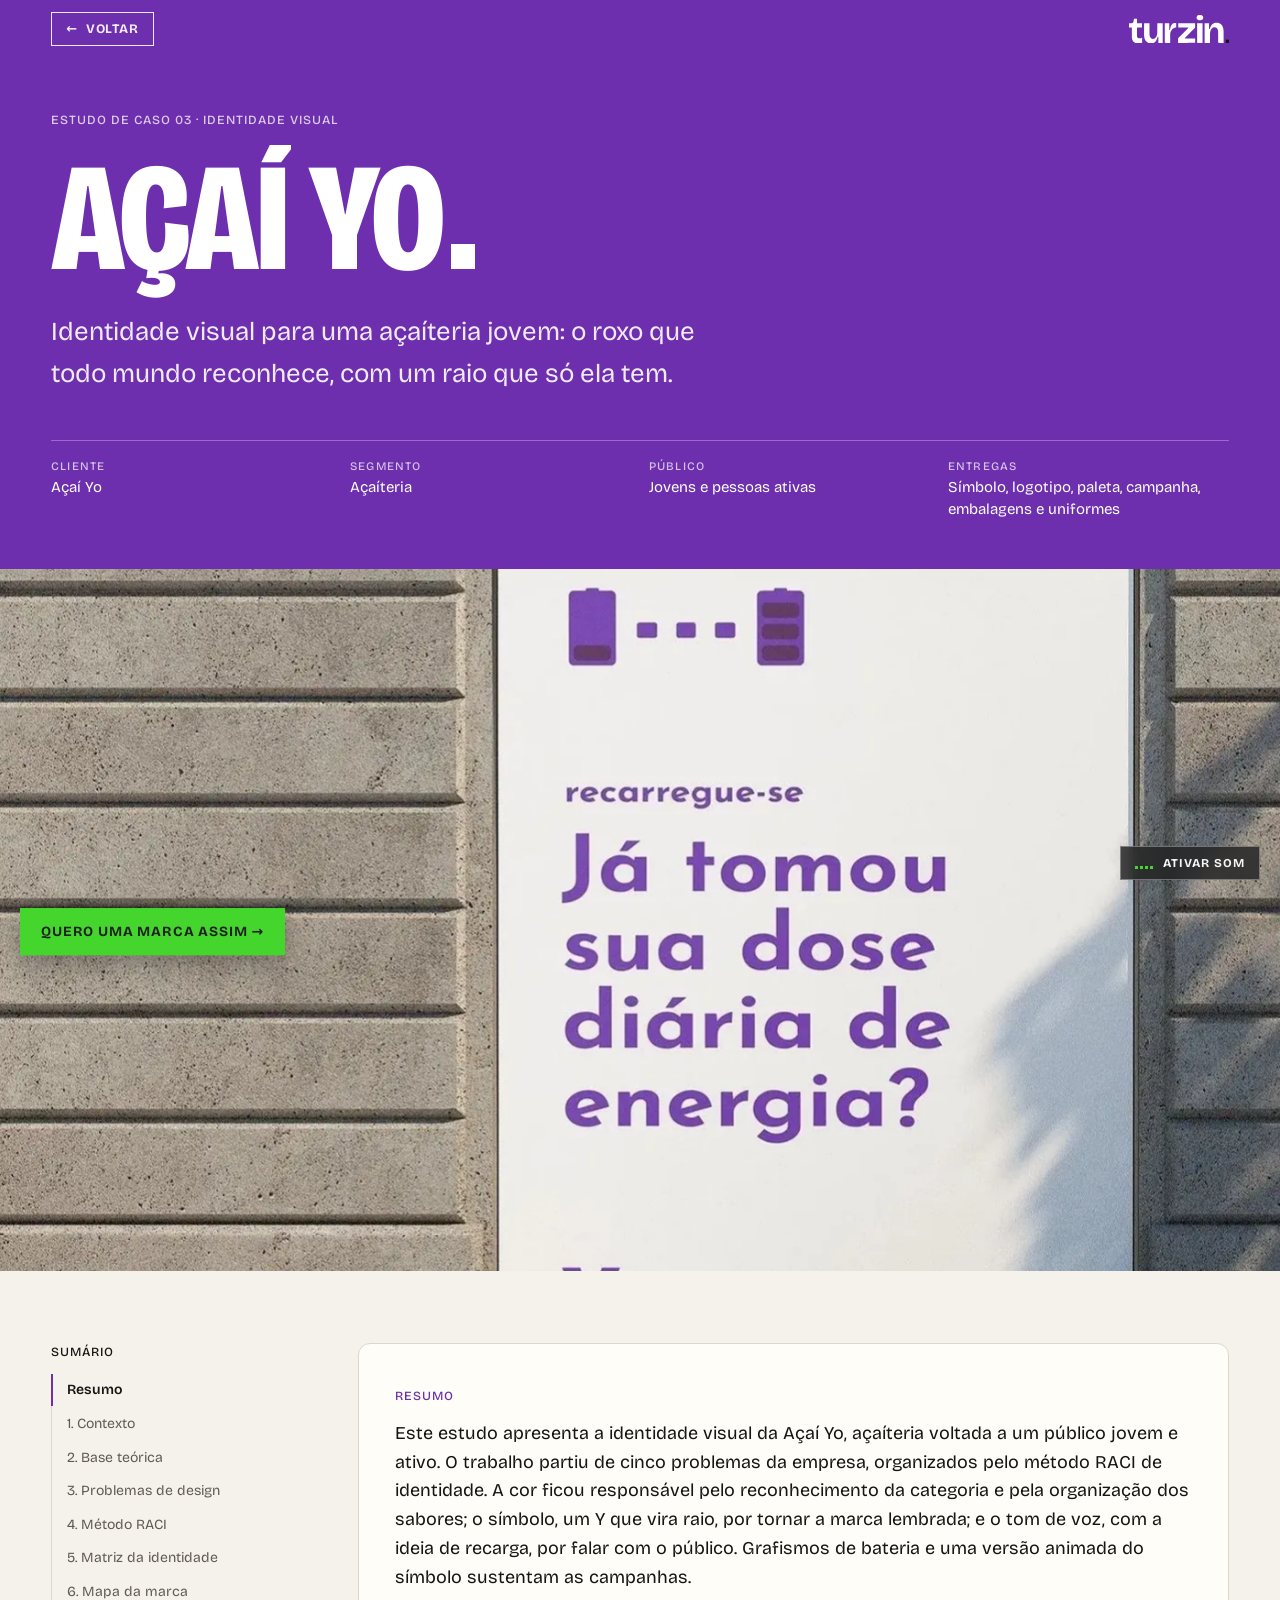
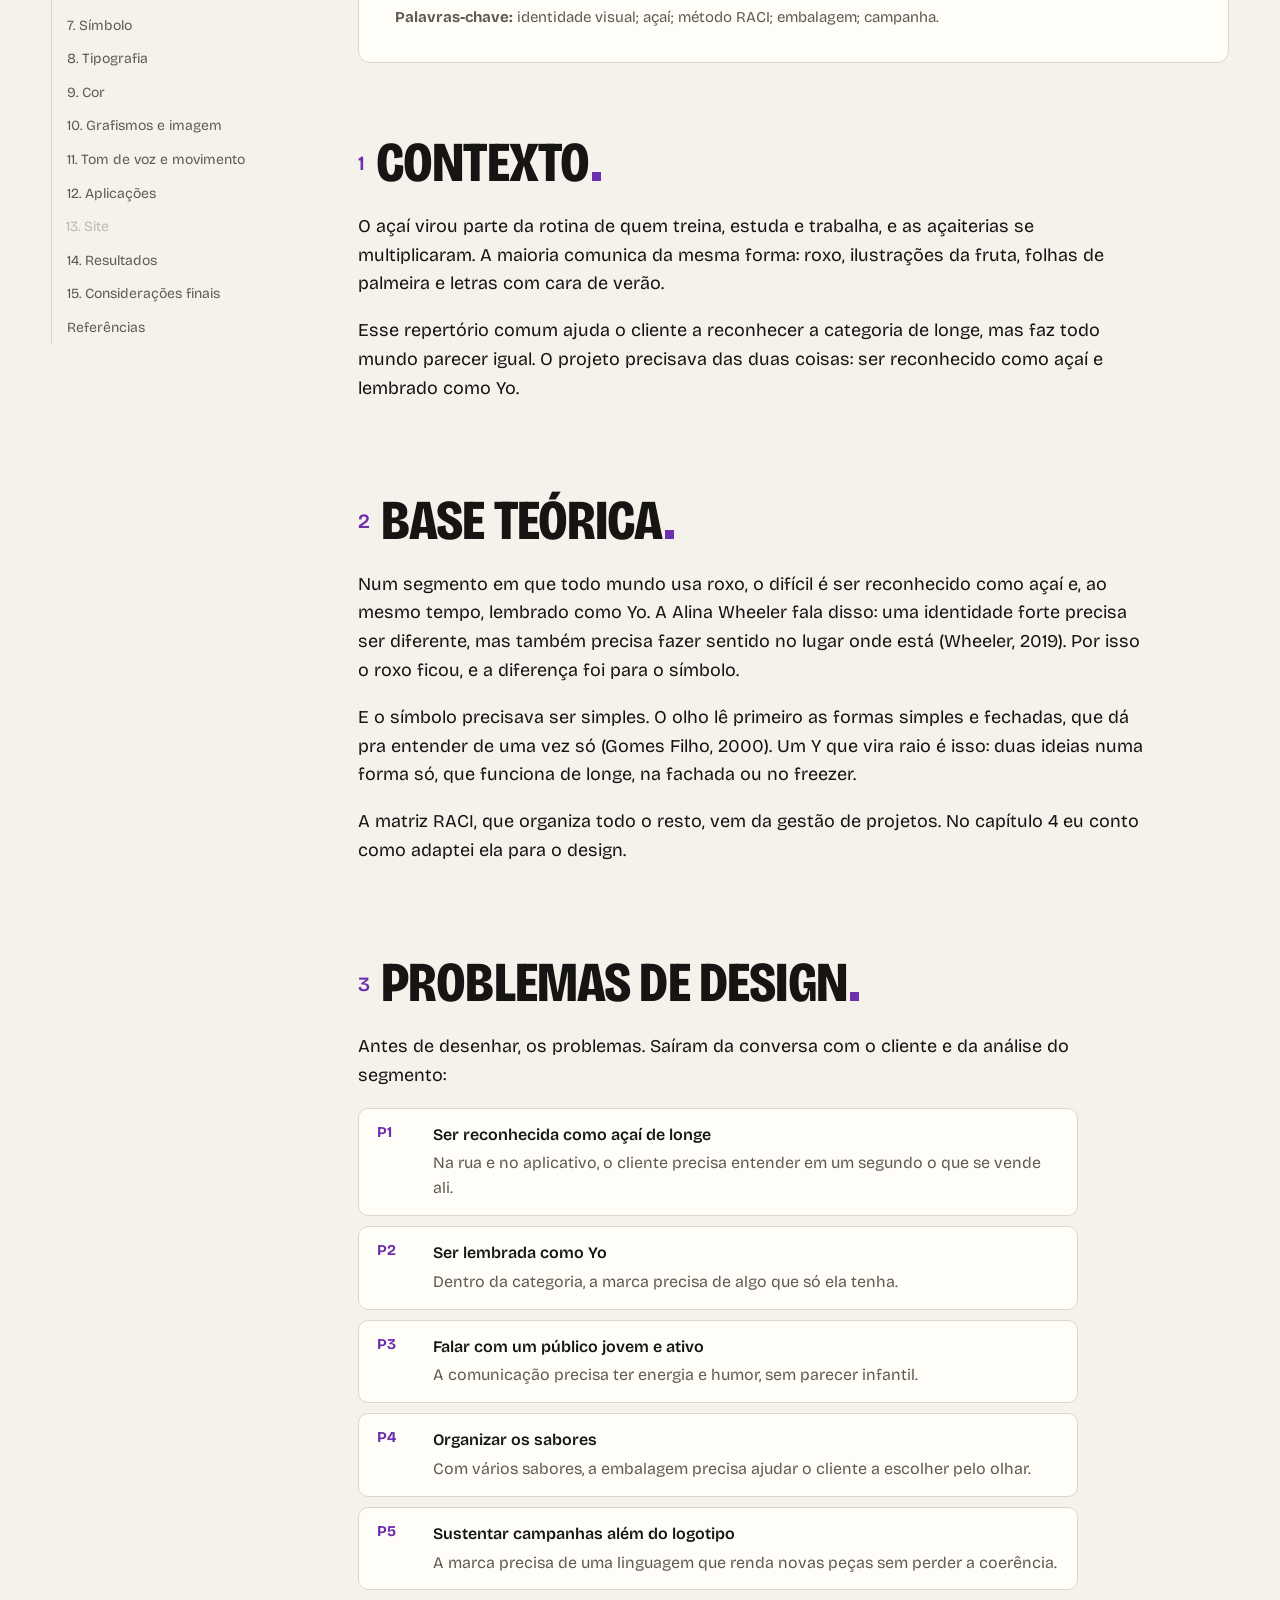
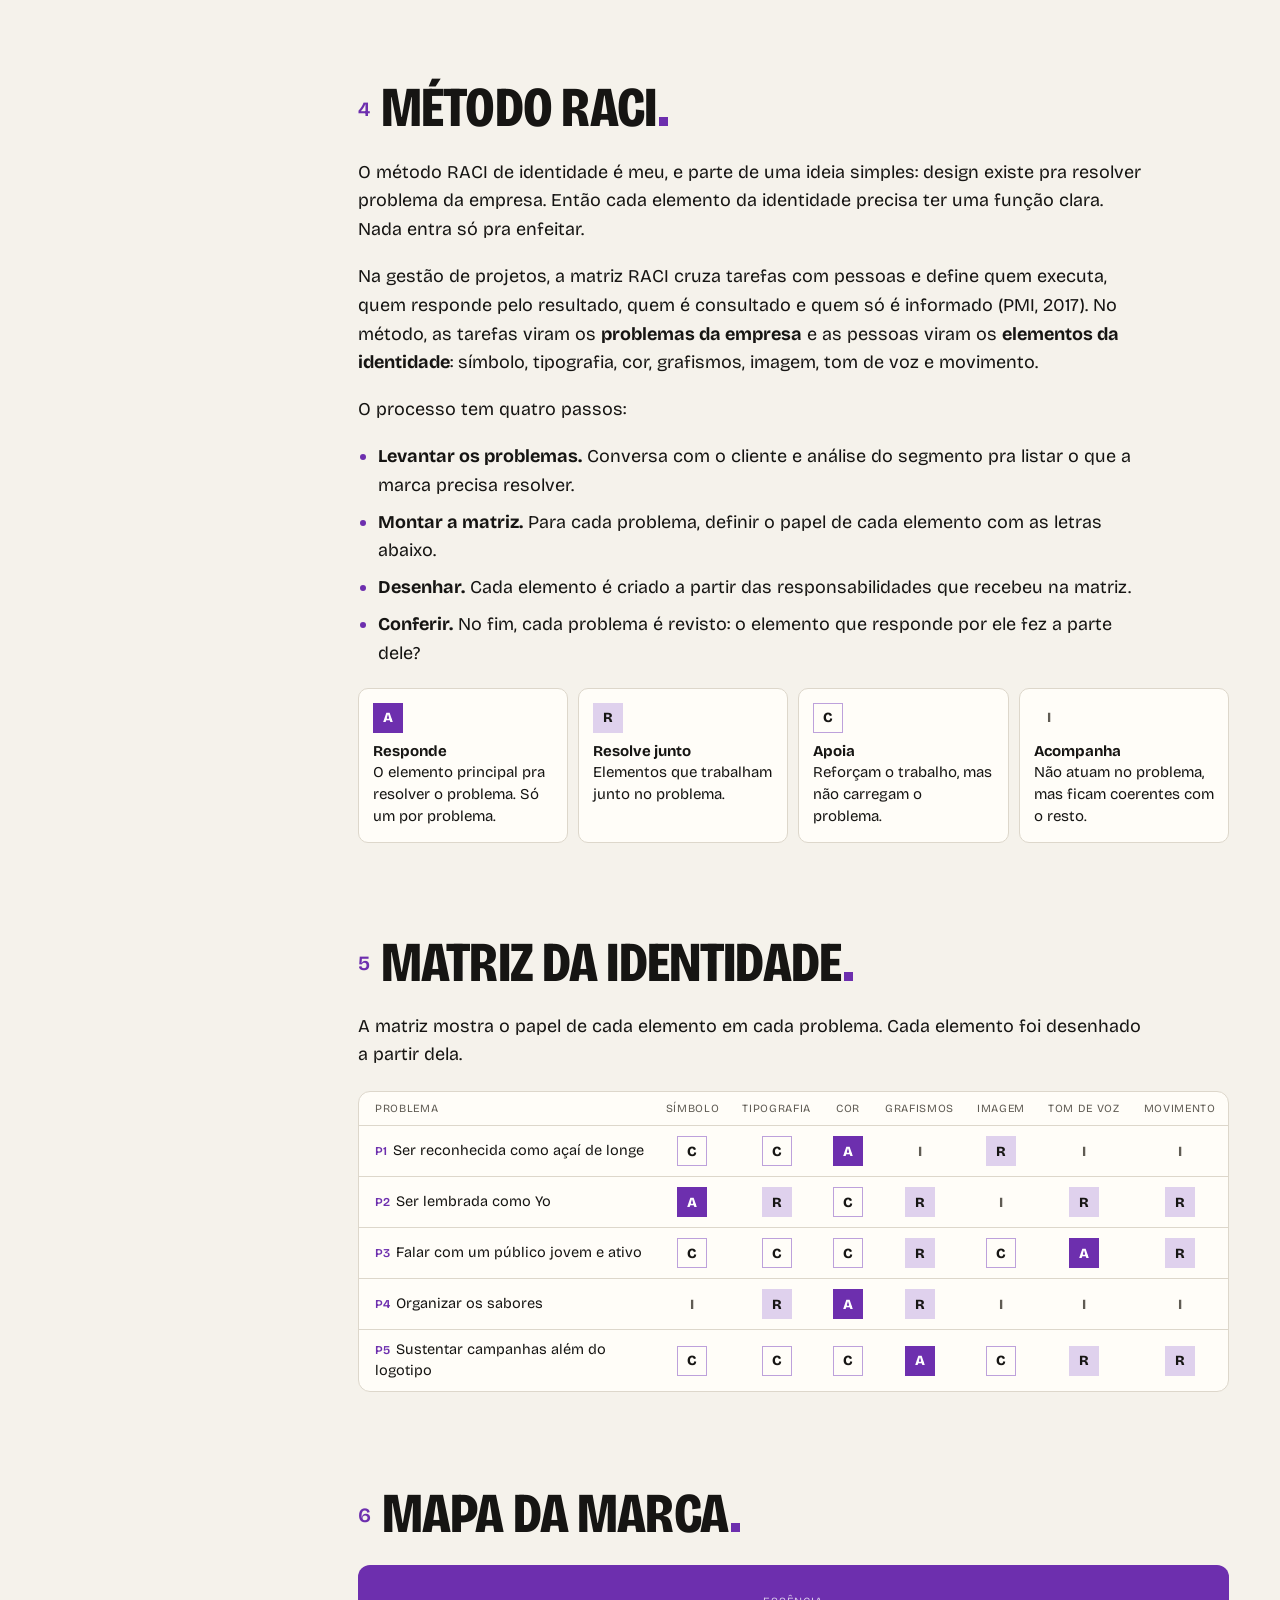
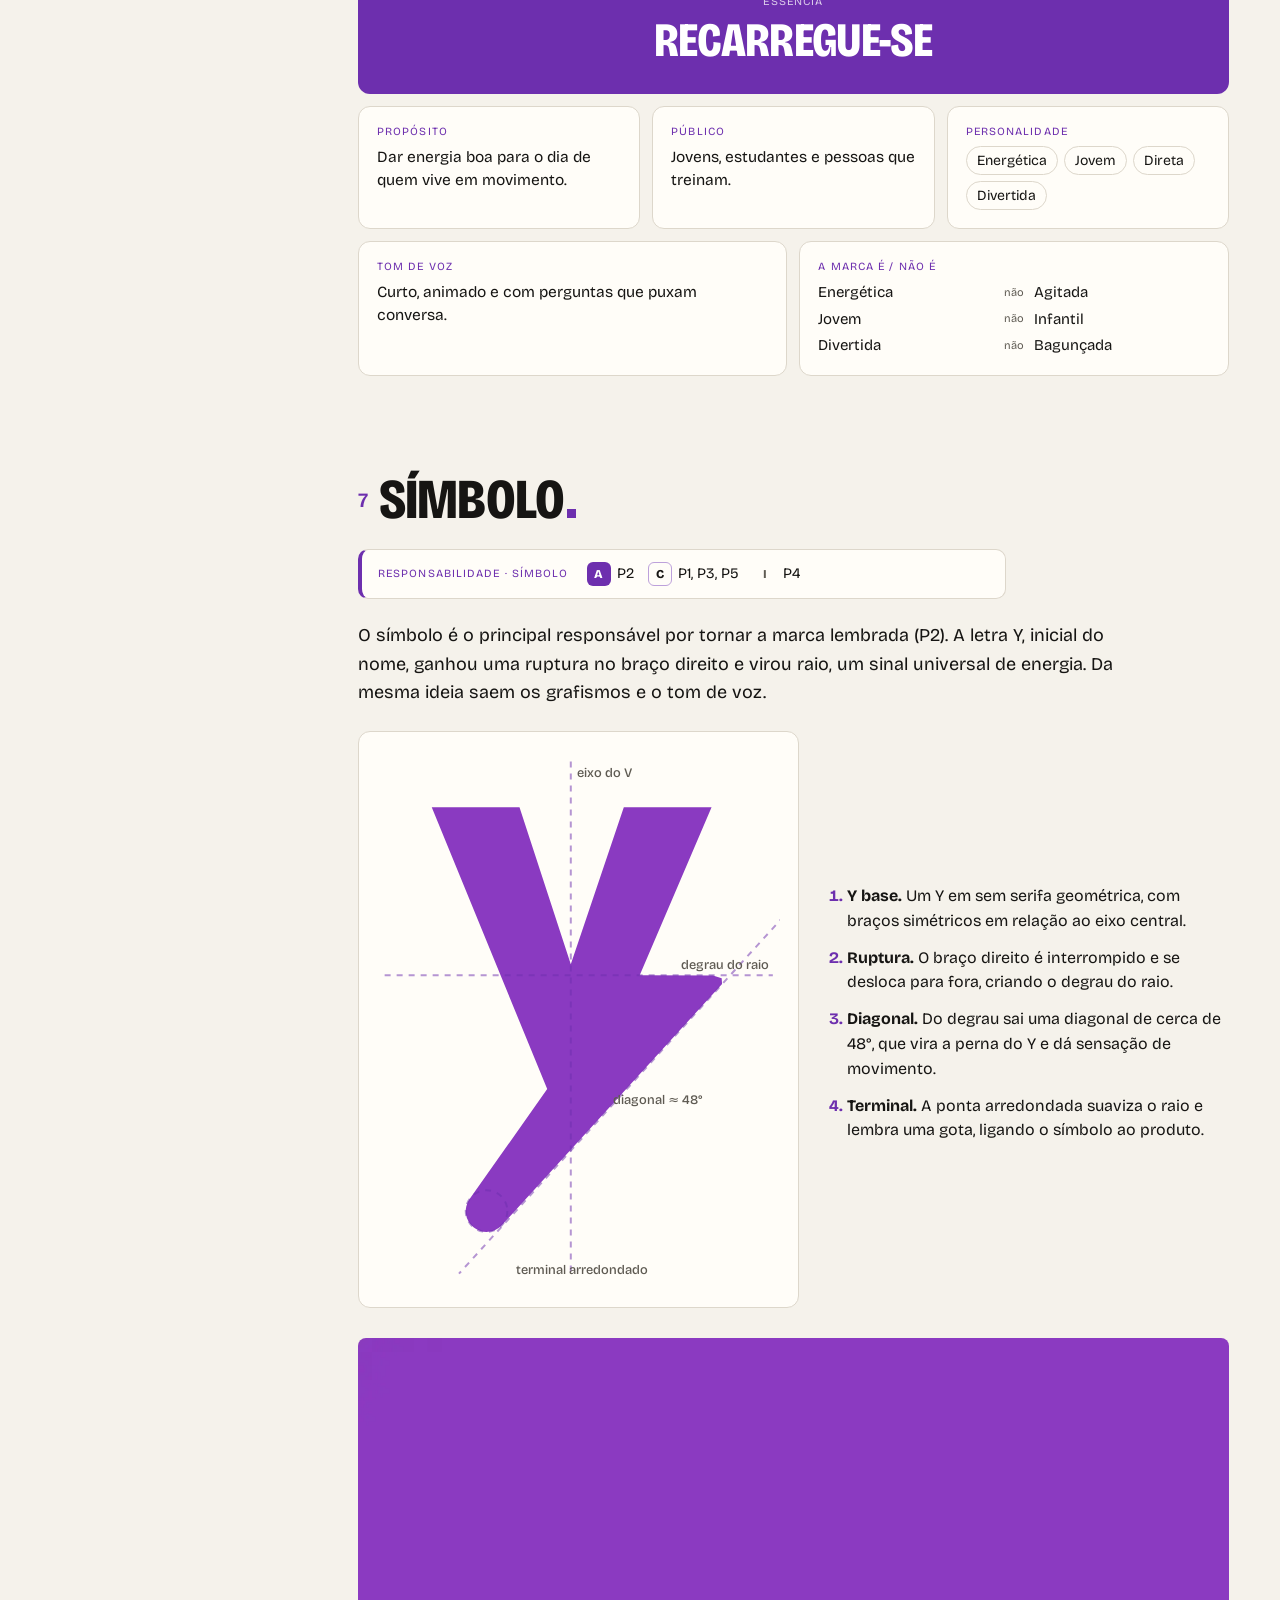
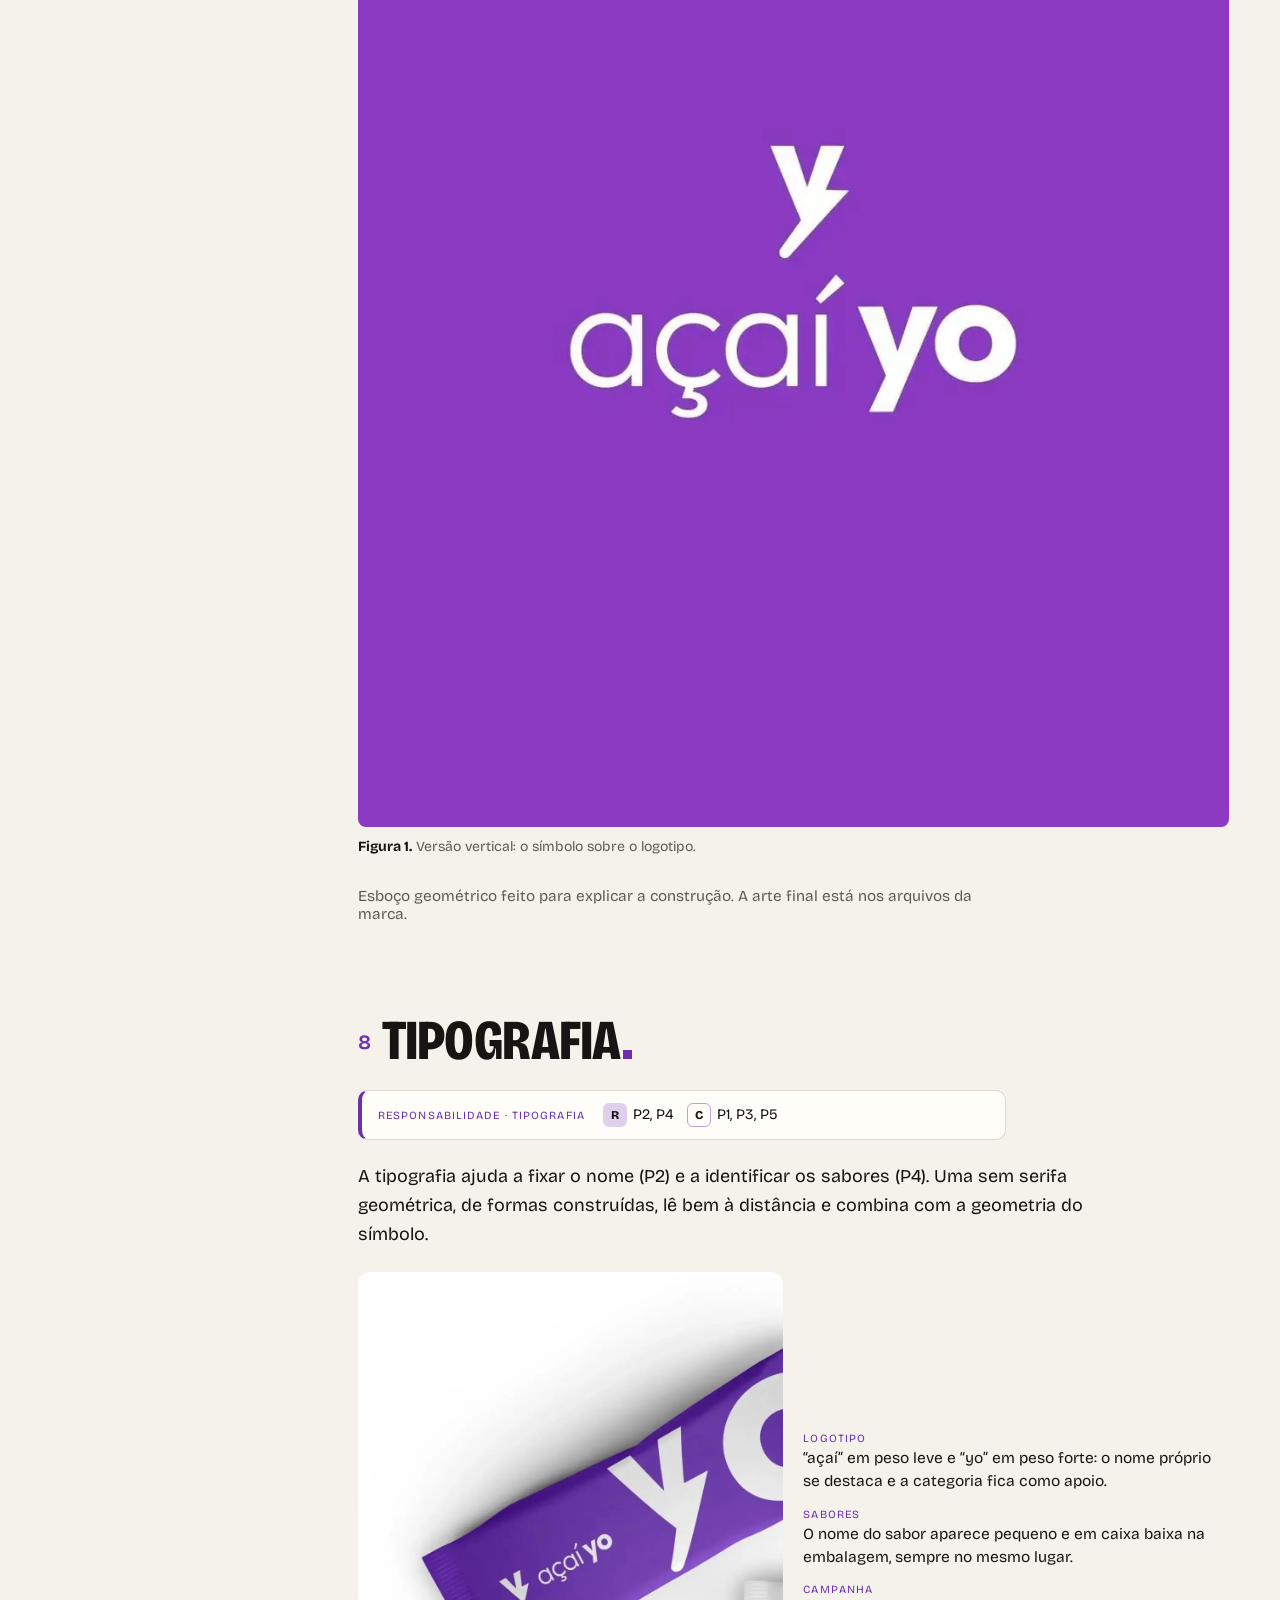
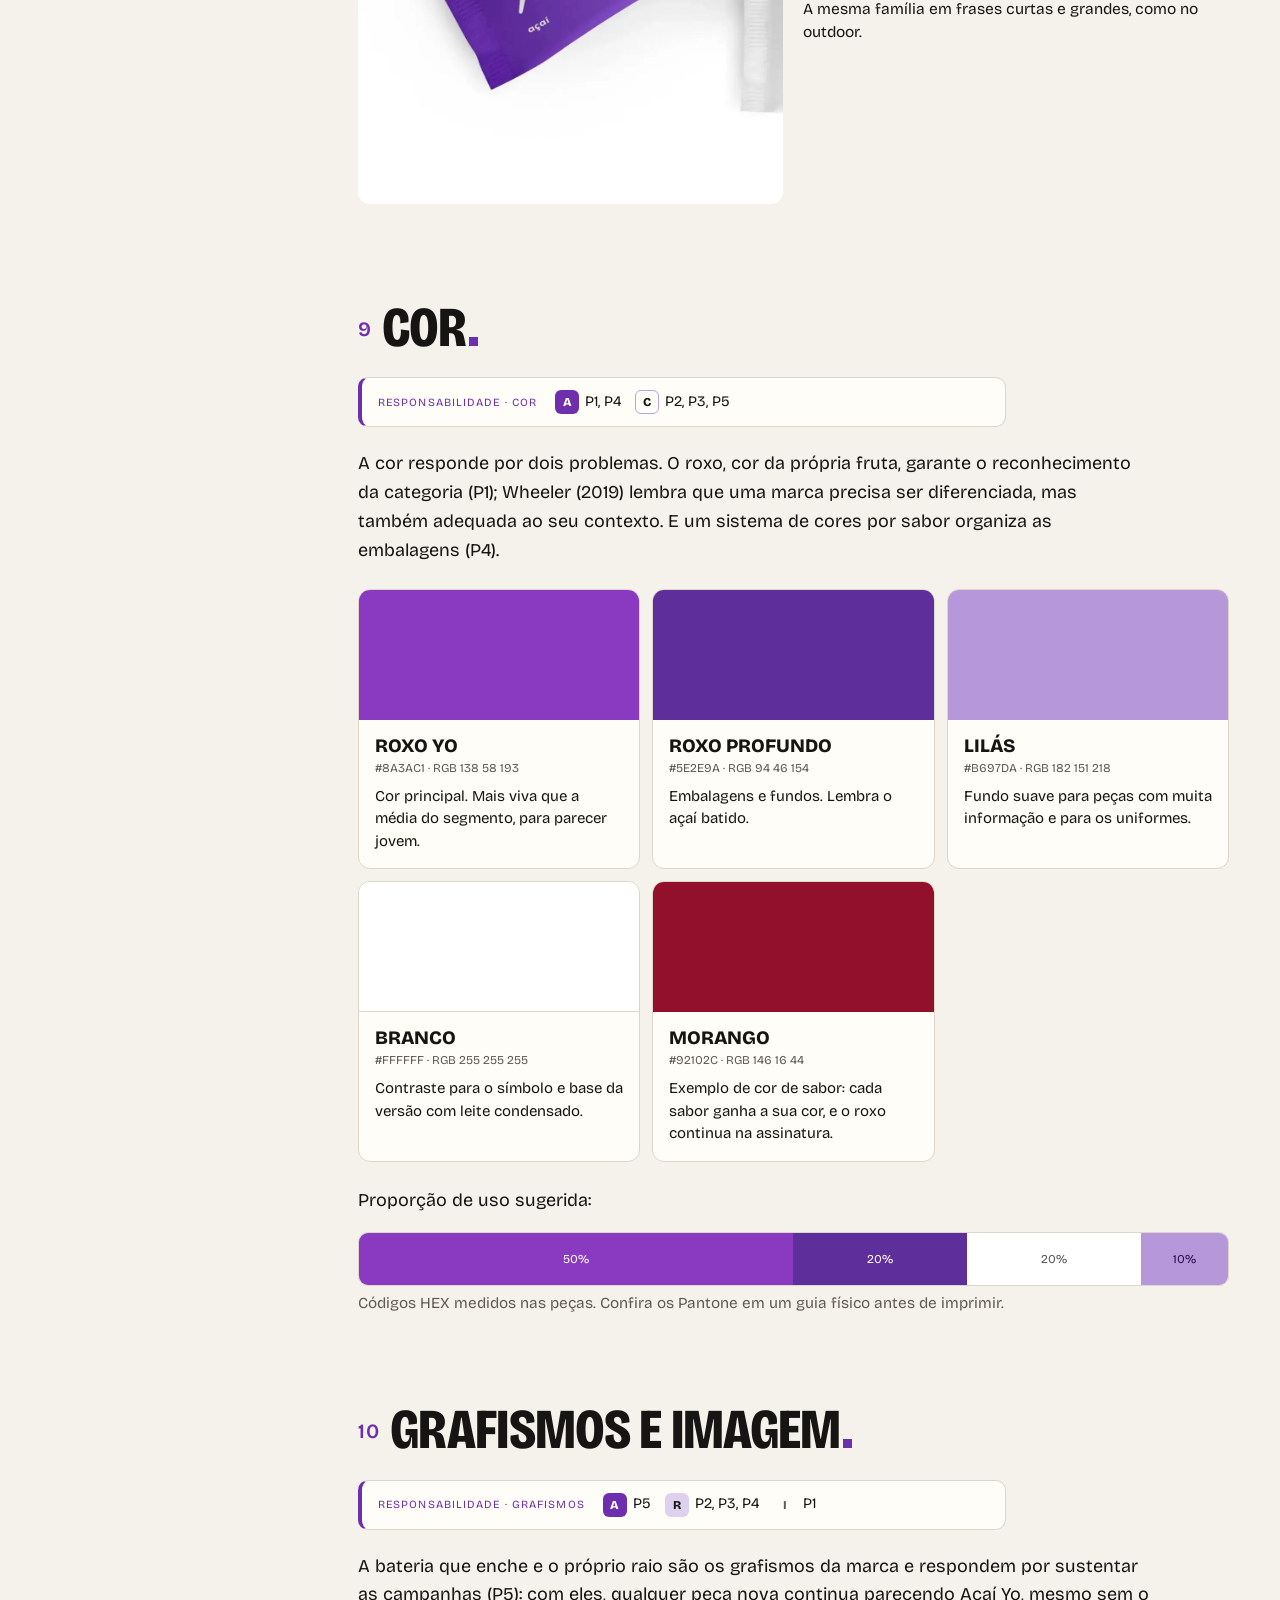
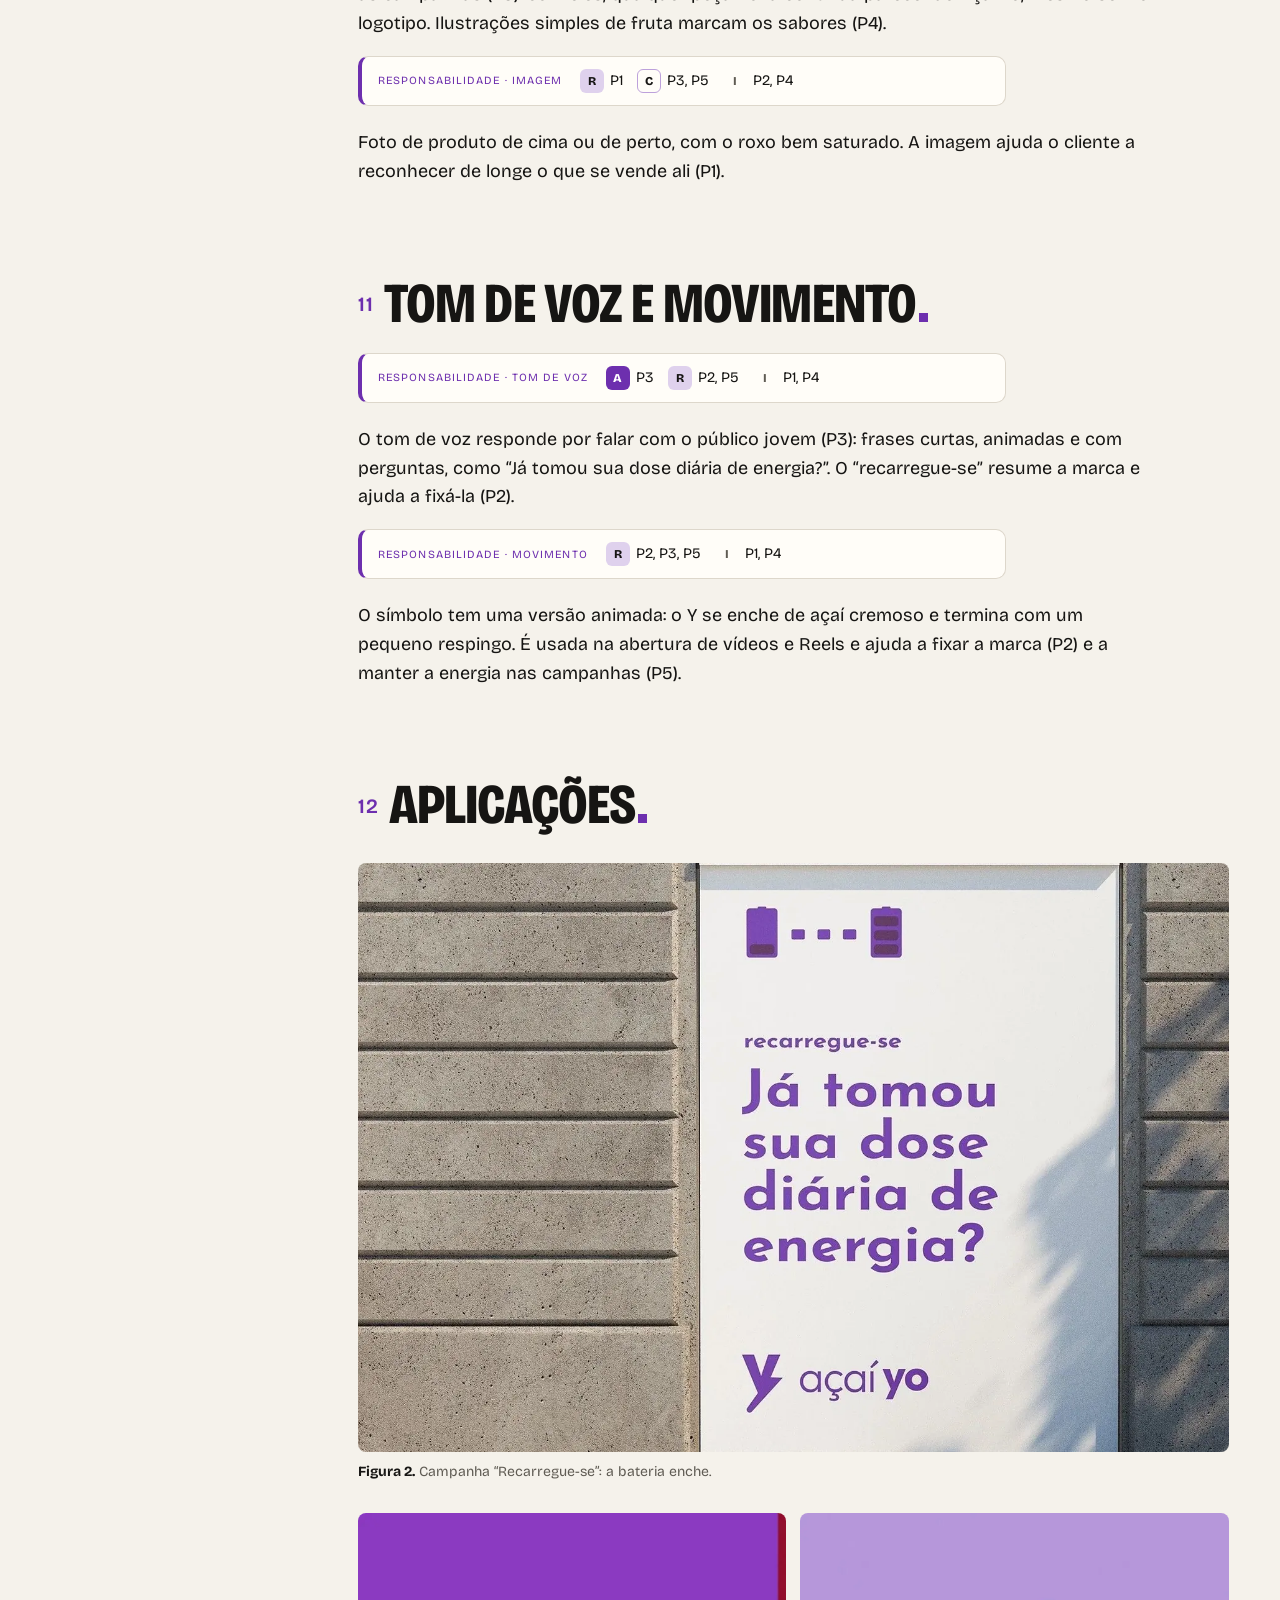
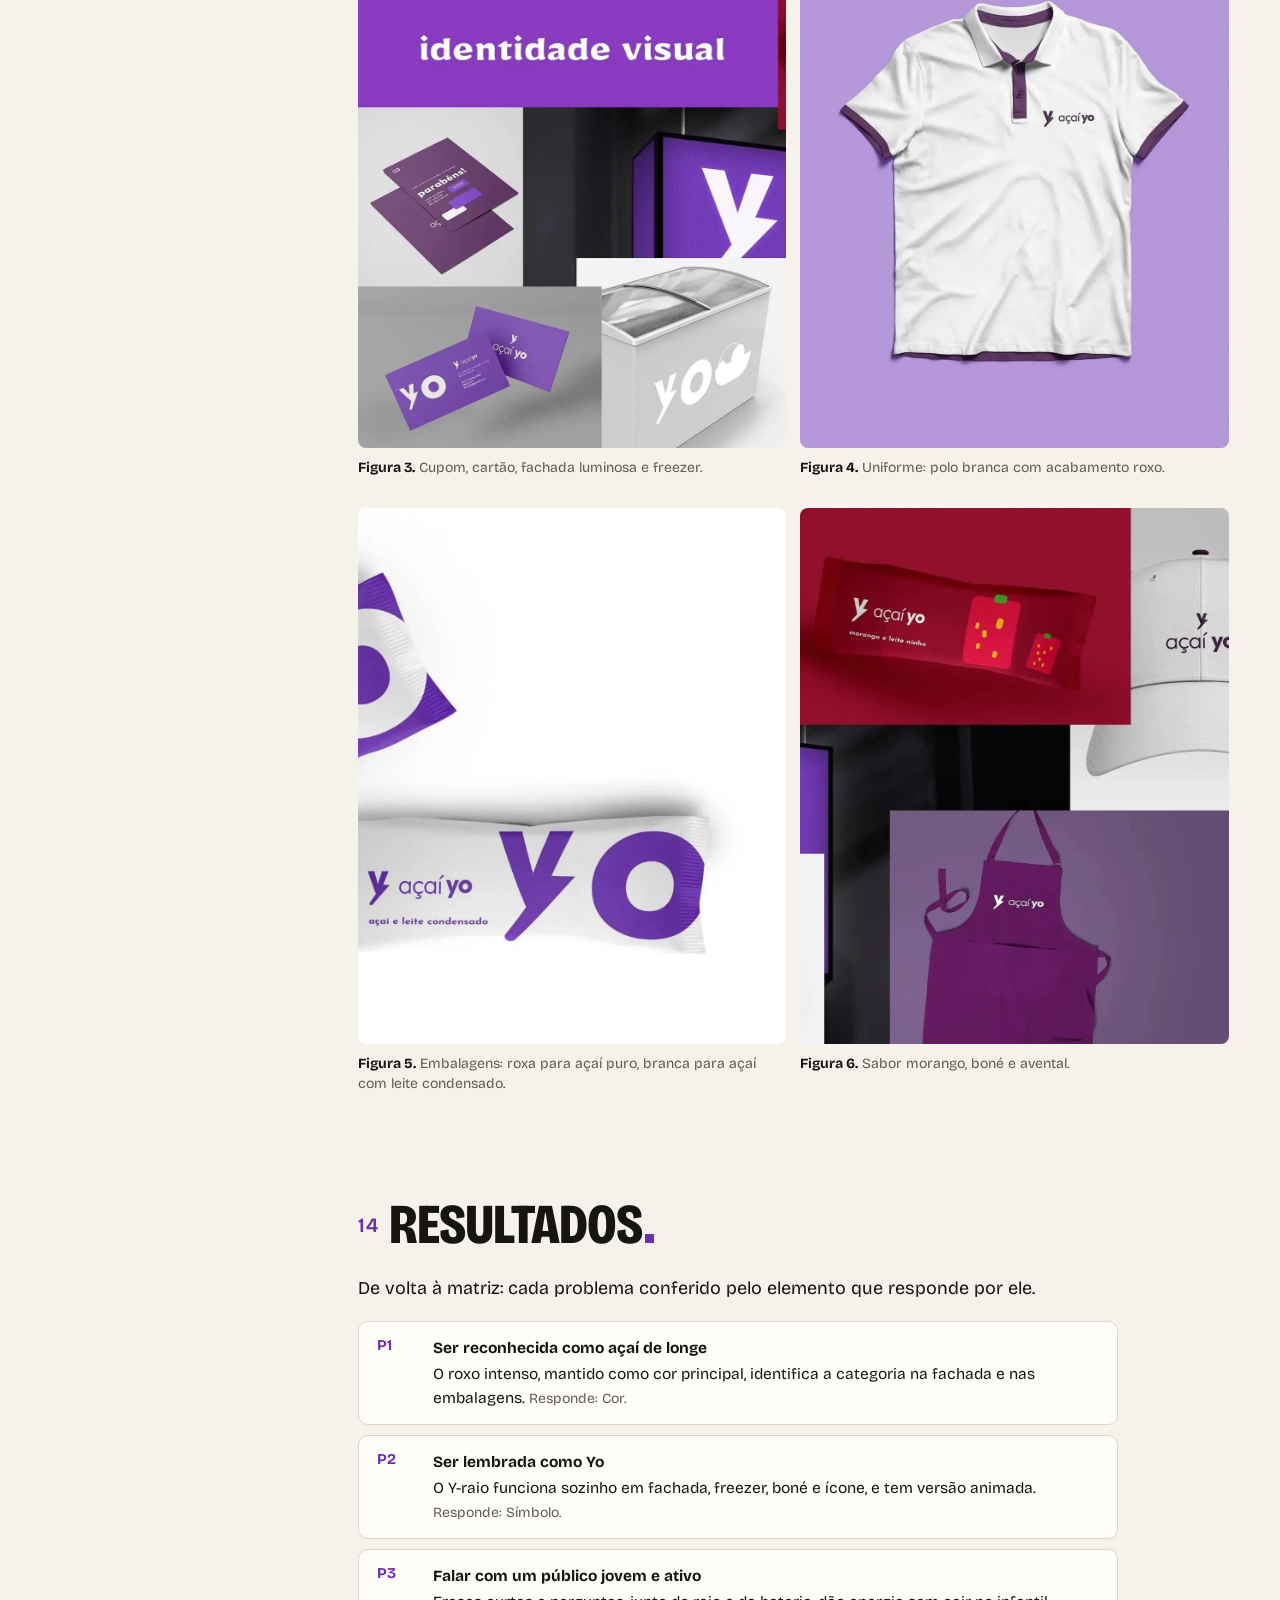
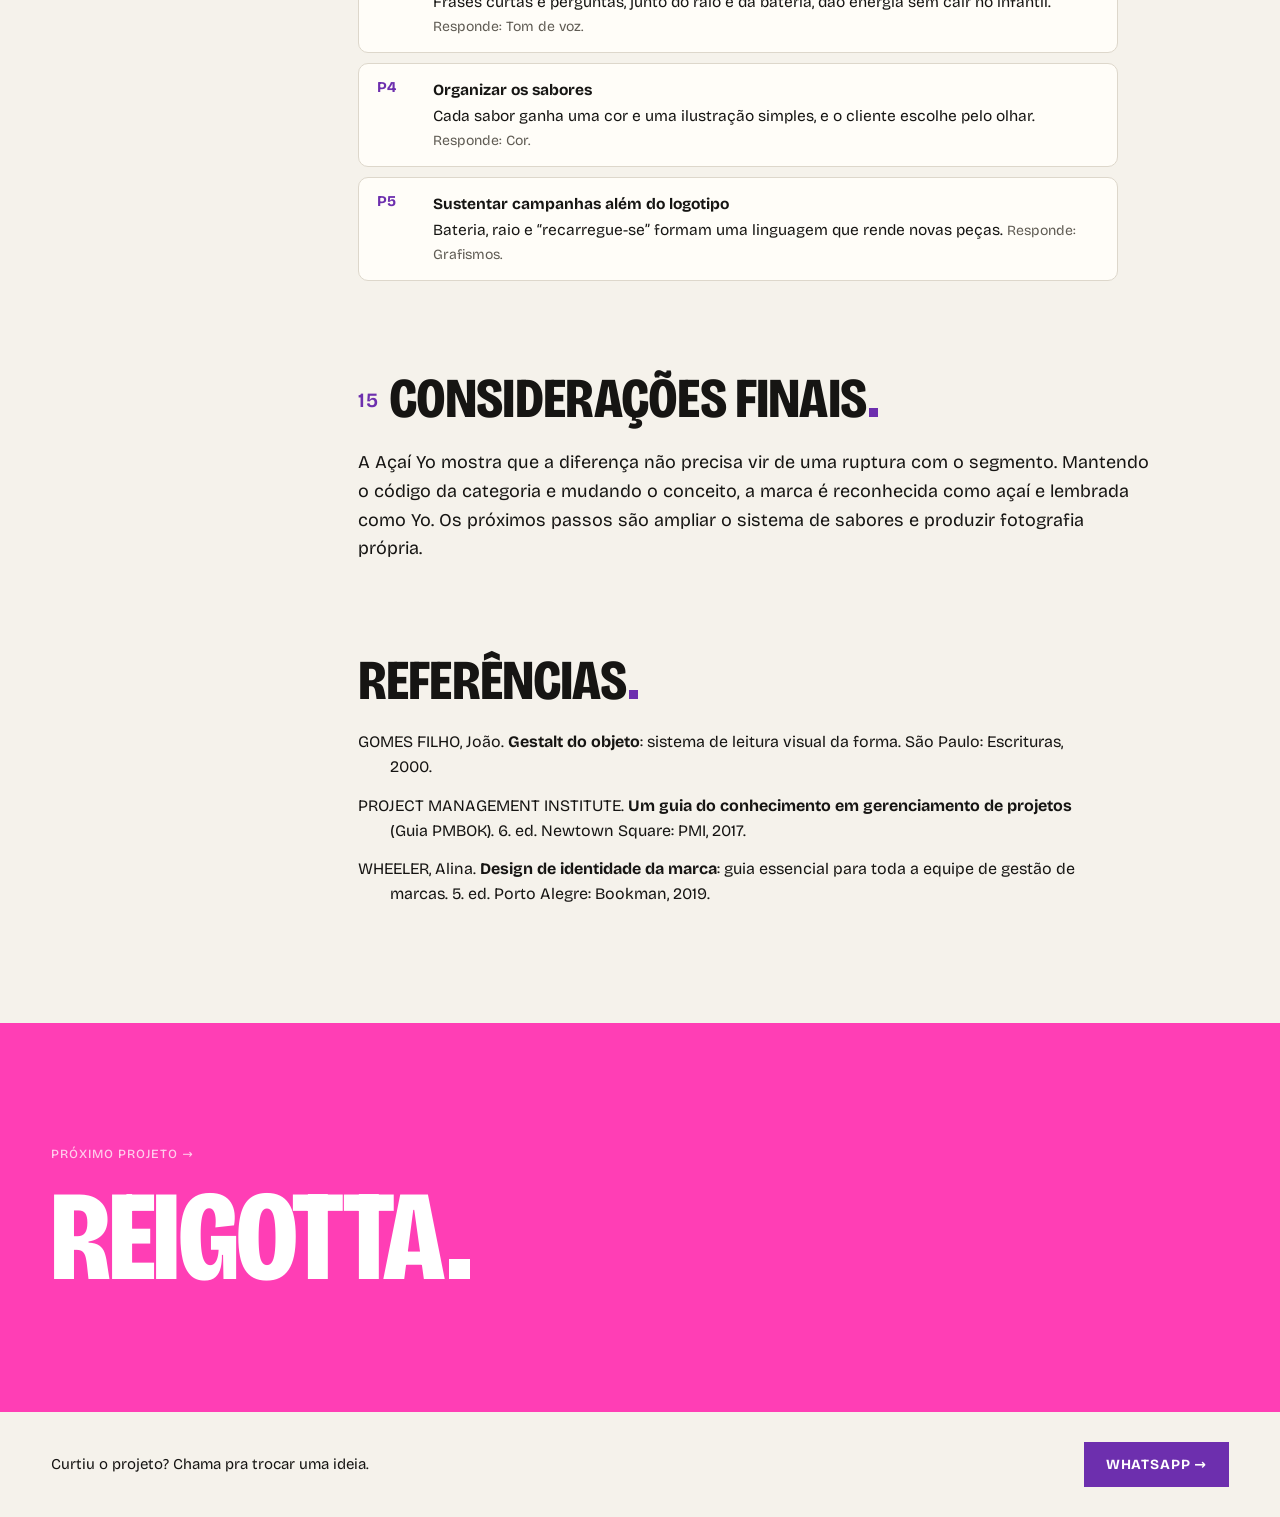
<file: acai-yo.html>
<!doctype html>
<html lang="pt-BR">
<head>
<meta charset="utf-8">
<meta name="viewport" content="width=device-width, initial-scale=1, viewport-fit=cover">
<!-- ============================================================
     ESTUDO DE CASO · AÇAÍ YO
     - Textos: direto aqui no HTML (cada <section class="cap"> é um capítulo).
     - Imagens desta página: pasta img/acai-yo/ (uma subpasta para cada seção).
     - Visual compartilhado pelas 3 páginas: case.css · Comportamento: case.js
     - Cores desta página: bloco :root logo abaixo.
     ============================================================ -->
<title>turzin.</title>
<!-- seo -->
<meta name="description" content="Estudo de caso da identidade visual de Açaí Yo, açaíteria: do problema ao símbolo, cores, tipografia e aplicações. Projeto da turzin.">
<link rel="canonical" href="https://turzindesign.com.br/acai-yo">
<meta name="robots" content="index, follow, max-image-preview:large">
<meta name="author" content="turzin.">
<meta name="theme-color" content="#212121">
<link rel="icon" href="/img/marca/favicon-32.png" type="image/png" sizes="32x32">
<link rel="apple-touch-icon" href="/img/marca/apple-touch-icon.png">
<meta property="og:type" content="article">
<meta property="og:site_name" content="turzin.">
<meta property="og:locale" content="pt_BR">
<meta property="og:url" content="https://turzindesign.com.br/acai-yo">
<meta property="og:title" content="Açaí Yo · Estudo de caso · turzin.">
<meta property="og:description" content="Estudo de caso da identidade visual de Açaí Yo, açaíteria: do problema ao símbolo, cores, tipografia e aplicações. Projeto da turzin.">
<meta property="og:image" content="https://turzindesign.com.br/img/og/og-acai-yo.jpg">
<meta property="og:image:width" content="1200">
<meta property="og:image:height" content="630">
<meta property="og:image:alt" content="Açaí Yo · Estudo de caso · turzin.">
<meta name="twitter:card" content="summary_large_image">
<meta name="twitter:title" content="Açaí Yo · Estudo de caso · turzin.">
<meta name="twitter:description" content="Estudo de caso da identidade visual de Açaí Yo, açaíteria: do problema ao símbolo, cores, tipografia e aplicações. Projeto da turzin.">
<meta name="twitter:image" content="https://turzindesign.com.br/img/og/og-acai-yo.jpg">
<script type="application/ld+json">{"@context": "https://schema.org", "@graph": [{"@type": "CreativeWork", "@id": "https://turzindesign.com.br/acai-yo#caso", "name": "Identidade visual Açaí Yo", "headline": "Açaí Yo · Estudo de caso · turzin.", "description": "Estudo de caso da identidade visual de Açaí Yo, açaíteria: do problema ao símbolo, cores, tipografia e aplicações. Projeto da turzin.", "url": "https://turzindesign.com.br/acai-yo", "image": "https://turzindesign.com.br/img/og/og-acai-yo.jpg", "inLanguage": "pt-BR", "genre": "Identidade visual", "about": "Açaí Yo, açaíteria", "creator": {"@id": "https://turzindesign.com.br/#turzin"}, "publisher": {"@id": "https://turzindesign.com.br/#turzin"}}, {"@type": "BreadcrumbList", "itemListElement": [{"@type": "ListItem", "position": 1, "name": "turzin.", "item": "https://turzindesign.com.br/"}, {"@type": "ListItem", "position": 2, "name": "Açaí Yo", "item": "https://turzindesign.com.br/acai-yo"}]}, {"@type": "ProfessionalService", "@id": "https://turzindesign.com.br/#turzin", "name": "turzin.", "url": "https://turzindesign.com.br/", "logo": "https://turzindesign.com.br/img/marca/simbolo-512.png"}]}</script>
<!-- /seo -->
<link rel="icon" href="img/marca/simbolo.svg" type="image/svg+xml">
<!-- fonte hospedada no próprio site (mais rápido que buscar no Google): Bricolage Grotesque variável -->
<link rel="preload" href="fonts/bricolage-latin.woff2" as="font" type="font/woff2" crossorigin>
<style>
@font-face{font-family:'Bricolage Grotesque';font-style:normal;font-display:swap;font-weight:200 800;font-stretch:75% 100%;src:url(fonts/bricolage-latin.woff2) format('woff2');unicode-range:U+0000-00FF,U+0131,U+0152-0153,U+02BB-02BC,U+02C6,U+02DA,U+02DC,U+0304,U+0308,U+0329,U+2000-206F,U+20AC,U+2122,U+2191,U+2193,U+2212,U+2215,U+FEFF,U+FFFD}
@font-face{font-family:'Bricolage Grotesque';font-style:normal;font-display:swap;font-weight:200 800;font-stretch:75% 100%;src:url(fonts/bricolage-latin-ext.woff2) format('woff2');unicode-range:U+0100-02BA,U+02BD-02C5,U+02C7-02CC,U+02CE-02D7,U+02DD-02FF,U+0304,U+0308,U+0329,U+1D00-1DBF,U+1E00-1E9F,U+1EF2-1EFF,U+2020,U+20A0-20AB,U+20AD-20C0,U+2113,U+2C60-2C7F,U+A720-A7FF}
</style>
<link rel="stylesheet" href="case.css">
<style>
  /* [GUIA: acai-yo-cores] cores desta página = cores do CLIENTE. A página tem a cara da marca dele;
     da turzin. ficam só o logo, a tipografia (Bricolage em caixa alta) e o ponto quadrado. */
  :root {
    --brand: #6d2fae;   /* cor principal do cliente: capa, números, letras A da matriz, destaques */
    --on-brand: #fff;    /* texto em cima da cor principal */
    --next: #FF3EB5;    /* cor do bloco "Próximo projeto" (Reigotta) */
  }
</style>
</head>
<body>
<div class="read"></div>
<header class="top">
  <a class="back" href="index.html#c-acai"><span aria-hidden="true">←</span> Voltar</a>
  <a class="logo" href="index.html" aria-label="turzin. página inicial"><svg aria-hidden="true" focusable="false" viewBox="0 0 1284.0 365.0"><path class="t" transform="translate(-270.0 -717.5) scale(0.5)" d="M1084.0 2164.4C1071.8 2163.5 1052.6 2159.5 1040.2 2155.4C1031.3 2152.4 1015.3 2144.3 1006.1 2138.1C991.9 2128.5 977.5 2114.0 967.3 2099.0C957.6 2084.7 946.6 2060.5 941.9 2043.5C936.3 2022.4 933.3 2007.8 931.1 1990.5C930.5 1986.1 929.5 1978.7 928.8 1974.0C927.9 1967.7 927.5 1924.1 927.2 1805.8L926.9 1646.0L996.4 1646.0L1066.0 1646.0L1066.0 1785.7C1066.0 1872.5 1066.4 1928.8 1067.0 1934.4C1070.2 1963.7 1072.2 1974.2 1077.1 1989.2C1090.4 2029.6 1116.4 2050.0 1154.7 2050.0C1165.4 2050.0 1168.4 2049.6 1180.0 2046.8C1191.0 2044.1 1204.1 2036.4 1215.1 2026.3C1240.1 2003.1 1256.5 1965.7 1263.0 1917.0C1263.6 1912.3 1264.6 1905.6 1265.2 1902.0C1265.9 1897.6 1266.4 1854.4 1266.7 1770.8L1267.2 1646.0L1336.6 1646.0L1406.0 1646.0L1405.8 1898.8L1405.5 2151.5L1350.6 2151.8C1320.3 2151.9 1295.3 2151.7 1294.9 2151.3C1294.5 2150.8 1293.9 2115.3 1293.5 2072.2L1292.7 1994.0L1284.4 1994.0L1276.2 1994.0L1275.2 1997.2C1274.7 1999.0 1273.2 2004.3 1272.0 2009.0C1270.8 2013.7 1268.9 2020.2 1267.9 2023.5C1266.8 2026.8 1265.5 2031.1 1264.9 2033.0C1264.3 2034.9 1263.0 2038.8 1262.0 2041.5C1247.1 2082.4 1234.2 2104.8 1214.6 2124.6C1193.6 2145.6 1172.2 2156.5 1139.5 2162.6C1131.6 2164.0 1095.5 2165.2 1084.0 2164.4ZM757.5 2162.5C740.2 2161.1 731.5 2159.8 721.0 2157.1C693.8 2150.2 675.0 2140.1 657.9 2123.1C647.2 2112.4 640.4 2102.9 634.0 2089.5C626.4 2073.5 622.8 2062.3 619.1 2042.5C613.4 2012.6 613.6 2018.6 613.0 1882.5L612.5 1755.5L576.1 1755.2L539.7 1755.0L540.3 1716.2C540.7 1694.9 541.3 1670.4 541.7 1661.8L542.3 1646.0L571.9 1646.0C602.6 1645.9 615.7 1644.8 626.9 1641.4C638.1 1637.9 645.4 1631.7 649.8 1622.0C652.6 1615.6 652.2 1617.5 659.0 1578.5C660.0 1572.5 661.8 1562.3 663.0 1556.0C664.1 1549.7 665.3 1542.5 665.7 1540.0C666.0 1537.5 666.7 1534.9 667.3 1534.2C668.0 1533.3 677.2 1533.0 707.1 1533.0L746.0 1533.0L746.0 1588.3C746.0 1630.0 746.3 1643.9 747.2 1644.8C748.1 1645.7 763.7 1646.0 811.2 1646.0L874.0 1646.0L874.0 1702.5L874.0 1759.0L810.6 1759.0C753.7 1759.0 747.2 1759.2 746.6 1760.6C746.3 1761.5 746.0 1810.4 746.0 1869.3C746.0 1958.7 746.3 1977.9 747.5 1985.0C749.6 1997.2 750.4 2000.1 753.5 2006.4C760.2 2020.1 773.0 2029.0 791.5 2032.9C798.7 2034.4 833.3 2033.9 842.3 2032.1C851.0 2030.4 862.7 2026.3 869.8 2022.4C873.2 2020.5 876.5 2019.0 877.0 2019.0C877.6 2019.0 878.0 2042.5 878.0 2083.0L878.0 2147.0L874.8 2148.4C871.8 2149.7 868.7 2150.6 859.5 2153.1C857.9 2153.5 854.7 2154.3 852.5 2154.9C845.7 2156.8 828.0 2159.8 817.5 2160.9C805.9 2162.1 777.4 2164.1 774.5 2163.9C773.4 2163.8 765.8 2163.1 757.5 2162.5ZM1459.1 2150.7C1458.3 2149.6 1458.1 2083.6 1458.2 1897.9L1458.5 1646.5L1516.0 1646.5L1573.5 1646.5L1574.0 1732.0L1574.5 1817.5L1583.1 1817.8L1591.6 1818.1L1592.8 1813.0C1593.5 1810.1 1594.0 1806.6 1594.0 1805.2C1594.0 1798.7 1600.3 1768.4 1606.0 1747.5C1607.5 1741.8 1611.1 1731.8 1616.1 1718.8C1618.6 1712.4 1626.6 1697.9 1632.3 1689.6C1644.7 1671.4 1664.9 1654.5 1680.2 1649.6C1685.2 1648.0 1691.4 1646.5 1698.6 1645.1C1706.1 1643.6 1733.3 1642.6 1743.2 1643.5L1752.0 1644.2L1752.0 1700.6L1752.0 1757.0L1740.0 1757.0C1725.5 1757.0 1717.7 1759.2 1700.5 1768.0C1663.6 1786.9 1632.9 1815.7 1619.3 1844.0C1614.3 1854.4 1613.3 1856.9 1609.7 1868.0C1606.5 1877.9 1605.0 1883.1 1603.0 1892.5C1602.5 1894.7 1601.8 1897.8 1601.4 1899.5C1598.9 1910.8 1598.7 1921.8 1598.1 2033.0L1597.5 2151.5L1528.9 2151.8C1472.0 2152.0 1460.1 2151.8 1459.1 2150.7ZM1800.7 2151.3C1800.3 2151.0 1800.0 2124.5 1800.0 2092.6L1800.0 2034.5L1930.5 1902.0L2061.1 1769.5L2060.8 1763.5L2060.5 1757.5L1932.8 1757.2L1805.0 1757.0L1804.5 1754.7C1804.2 1753.5 1804.1 1728.7 1804.2 1699.5L1804.5 1646.5L2021.0 1646.5L2237.5 1646.5L2237.8 1703.5L2238.0 1760.4L2204.7 1794.0C2186.3 1812.4 2126.9 1872.4 2072.7 1927.3L1974.0 2027.0L1974.0 2032.4C1974.0 2035.7 1974.5 2038.2 1975.3 2038.9C1976.3 2039.7 2013.0 2040.1 2108.1 2040.2L2239.5 2040.5L2239.8 2094.9C2239.9 2134.2 2239.7 2149.7 2238.9 2150.6C2237.9 2151.8 2202.5 2152.0 2019.5 2152.0C1899.5 2152.0 1801.0 2151.7 1800.7 2151.3ZM2482.7 2151.3C2482.3 2151.0 2482.0 2037.1 2482.0 1898.3L2482.0 1646.0L2539.1 1646.0L2596.3 1646.0L2595.9 1721.2L2595.5 1796.5L2604.5 1796.5L2613.5 1796.5L2615.3 1789.5C2634.0 1717.2 2663.6 1672.8 2708.5 1650.2C2724.1 1642.4 2732.6 1639.4 2749.5 1636.2C2783.2 1629.9 2811.3 1630.5 2842.5 1638.5C2886.1 1649.6 2920.6 1678.7 2941.0 1721.6C2943.8 1727.6 2946.5 1733.4 2947.0 1734.5C2955.8 1755.8 2963.5 1789.1 2966.9 1821.0C2970.0 1849.3 2970.1 1859.0 2969.8 2004.0L2969.5 2151.5L2901.1 2151.8C2851.4 2151.9 2832.3 2151.7 2831.4 2150.9C2830.2 2149.9 2830.0 2127.1 2830.0 2012.7C2830.0 1926.8 2829.6 1872.2 2829.0 1866.6C2826.0 1839.4 2822.3 1820.9 2817.5 1808.0C2813.9 1798.4 2805.8 1783.2 2801.0 1777.3C2782.7 1754.5 2753.6 1744.2 2722.0 1749.4C2706.5 1752.0 2692.4 1757.8 2681.3 1766.2C2673.1 1772.5 2659.9 1786.8 2653.6 1796.4C2644.9 1809.6 2635.9 1829.7 2632.0 1844.5C2631.5 1846.2 2630.5 1850.0 2629.7 1853.0C2628.9 1856.0 2627.3 1863.7 2626.2 1870.0C2625.1 1876.3 2623.6 1884.4 2622.9 1888.0C2621.9 1892.9 2621.5 1925.4 2621.3 2022.5C2621.0 2120.1 2620.6 2150.6 2619.7 2151.2C2618.2 2152.1 2483.6 2152.3 2482.7 2151.3ZM2336.8 1568.5C2306.0 1563.3 2287.3 1549.3 2279.7 1526.0C2276.6 1516.6 2275.6 1504.6 2276.9 1494.2C2281.1 1462.1 2298.2 1444.8 2333.6 1436.9C2342.8 1434.8 2380.5 1435.1 2389.8 1437.3C2405.6 1441.1 2415.4 1445.5 2424.7 1453.0C2446.4 1470.5 2452.4 1509.9 2437.5 1536.6C2430.6 1549.0 2417.4 1559.2 2402.0 1564.3C2397.8 1565.7 2395.4 1566.3 2381.2 1569.0C2373.9 1570.4 2346.2 1570.0 2336.8 1568.5Z"/><rect class="t" x="875.0" y="105.5" width="69.5" height="253.0"/><rect class="d" x="1241.5" y="316.5" width="42.5" height="42.0"/></svg></a>
</header>

<!-- ================= [GUIA: acai-yo-capa] CAPA ================= -->
<section class="capa" id="capa">
  <span class="kick mono">Estudo de caso 03 · Identidade visual</span>
  <h1>Açaí Yo<span class="pt"></span></h1>
  <p class="sub">Identidade visual para uma açaíteria jovem: o roxo que todo mundo reconhece, com um raio que só ela tem.</p>
  <div class="ficha"><div><b>Cliente</b>Açaí Yo</div><div><b>Segmento</b>Açaíteria</div><div><b>Público</b>Jovens e pessoas ativas</div><div><b>Entregas</b>Símbolo, logotipo, paleta, campanha, embalagens e uniformes</div></div>
  <!-- imagem da capa: img/acai-yo/1-capa -->
  <div class="capa-img"><img src="img/acai-yo/1-capa/outdoor.webp" alt="Outdoor com a frase Já tomou sua dose diária de energia" style="object-position:center 35%"></div>
</section>

<div class="corpo">
  <!-- SUMÁRIO (lateral, só no PC). Se criar um capítulo, adicione um link aqui -->
  <nav class="sumario" aria-label="Sumário">
    <b class="mono">Sumário</b>
    <ol>
      <li><a href="#resumo">Resumo</a></li>
      <li><a href="#contexto">1. Contexto</a></li>
      <li><a href="#base">2. Base teórica</a></li>
      <li><a href="#problemas">3. Problemas de design</a></li>
      <li><a href="#metodo">4. Método RACI</a></li>
      <li><a href="#matriz">5. Matriz da identidade</a></li>
      <li><a href="#mapa">6. Mapa da marca</a></li>
      <li><a href="#simbolo">7. Símbolo</a></li>
      <li><a href="#tipografia">8. Tipografia</a></li>
      <li><a href="#cor">9. Cor</a></li>
      <li><a href="#grafismos">10. Grafismos e imagem</a></li>
      <li><a href="#voz">11. Tom de voz e movimento</a></li>
      <li><a href="#aplicacoes">12. Aplicações</a></li>
      <li><span class="off" aria-disabled="true" title="Ainda sem site">13. Site</span></li>
      <li><a href="#resultados">14. Resultados</a></li>
      <li><a href="#consideracoes">15. Considerações finais</a></li>
      <li><a href="#referencias">Referências</a></li>
    </ol>
  </nav>

  <article>
    <!-- ================= [GUIA: acai-yo-textos] RESUMO ================= -->
    <section class="resumo cap" id="resumo">
      <span class="mono" style="color:var(--brand)">Resumo</span>
      <p>Este estudo apresenta a identidade visual da Açaí Yo, açaíteria voltada a um público jovem e ativo. O trabalho partiu de cinco problemas da empresa, organizados pelo método RACI de identidade. A cor ficou responsável pelo reconhecimento da categoria e pela organização dos sabores; o símbolo, um Y que vira raio, por tornar a marca lembrada; e o tom de voz, com a ideia de recarga, por falar com o público. Grafismos de bateria e uma versão animada do símbolo sustentam as campanhas.</p>
      <p class="chave"><b>Palavras-chave:</b> identidade visual; açaí; método RACI; embalagem; campanha.</p>
    </section>

    <section class="cap" id="contexto">
      <h2><span class="n">1</span>Contexto<span class="pt"></span></h2>
      <p>O açaí virou parte da rotina de quem treina, estuda e trabalha, e as açaiterias se multiplicaram. A maioria comunica da mesma forma: roxo, ilustrações da fruta, folhas de palmeira e letras com cara de verão.</p><p>Esse repertório comum ajuda o cliente a reconhecer a categoria de longe, mas faz todo mundo parecer igual. O projeto precisava das duas coisas: ser reconhecido como açaí e lembrado como Yo.</p>
    </section>

    <!-- [GUIA: acai-yo-base] base teórica deste projeto: cada parágrafo é um <p>. Se citar um autor novo, inclua ele nas Referências -->
    <section class="cap" id="base">
      <h2><span class="n">2</span>Base teórica<span class="pt"></span></h2>
      <p>Num segmento em que todo mundo usa roxo, o difícil é ser reconhecido como açaí e, ao mesmo tempo, lembrado como Yo. A Alina Wheeler fala disso: uma identidade forte precisa ser diferente, mas também precisa fazer sentido no lugar onde está (Wheeler, 2019). Por isso o roxo ficou, e a diferença foi para o símbolo.</p>
      <p>E o símbolo precisava ser simples. O olho lê primeiro as formas simples e fechadas, que dá pra entender de uma vez só (Gomes Filho, 2000). Um Y que vira raio é isso: duas ideias numa forma só, que funciona de longe, na fachada ou no freezer.</p>
      <p>A matriz RACI, que organiza todo o resto, vem da gestão de projetos. No capítulo 4 eu conto como adaptei ela para o design.</p>
    </section>

    <!-- ================= [GUIA: acai-yo-problemas] PROBLEMAS (P1 a P5) =================
         Se mudar um problema aqui, mude também a linha dele na matriz e nos resultados -->
    <section class="cap" id="problemas">
      <h2><span class="n">3</span>Problemas de design<span class="pt"></span></h2>
      <p>Antes de desenhar, os problemas. Saíram da conversa com o cliente e da análise do segmento:</p>
      <ol class="problemas"><li><b class="p">P1</b><strong>Ser reconhecida como açaí de longe</strong><span>Na rua e no aplicativo, o cliente precisa entender em um segundo o que se vende ali.</span></li><li><b class="p">P2</b><strong>Ser lembrada como Yo</strong><span>Dentro da categoria, a marca precisa de algo que só ela tenha.</span></li><li><b class="p">P3</b><strong>Falar com um público jovem e ativo</strong><span>A comunicação precisa ter energia e humor, sem parecer infantil.</span></li><li><b class="p">P4</b><strong>Organizar os sabores</strong><span>Com vários sabores, a embalagem precisa ajudar o cliente a escolher pelo olhar.</span></li><li><b class="p">P5</b><strong>Sustentar campanhas além do logotipo</strong><span>A marca precisa de uma linguagem que renda novas peças sem perder a coerência.</span></li></ol>
    </section>

    <!-- método RACI: o mesmo texto nas 3 páginas -->
    <section class="cap" id="metodo">
      <h2><span class="n">4</span>Método RACI<span class="pt"></span></h2>
      <p>O método RACI de identidade é meu, e parte de uma ideia simples: design existe pra resolver problema da empresa. Então cada elemento da identidade precisa ter uma função clara. Nada entra só pra enfeitar.</p>
      <p>Na gestão de projetos, a matriz RACI cruza tarefas com pessoas e define quem executa, quem responde pelo resultado, quem é consultado e quem só é informado (PMI, 2017). No método, as tarefas viram os <b>problemas da empresa</b> e as pessoas viram os <b>elementos da identidade</b>: símbolo, tipografia, cor, grafismos, imagem, tom de voz e movimento.</p>
      <p>O processo tem quatro passos:</p>
      <ul class="lista">
        <li><b>Levantar os problemas.</b> Conversa com o cliente e análise do segmento pra listar o que a marca precisa resolver.</li>
        <li><b>Montar a matriz.</b> Para cada problema, definir o papel de cada elemento com as letras abaixo.</li>
        <li><b>Desenhar.</b> Cada elemento é criado a partir das responsabilidades que recebeu na matriz.</li>
        <li><b>Conferir.</b> No fim, cada problema é revisto: o elemento que responde por ele fez a parte dele?</li>
      </ul>
      <div class="raci-leg">
        <div><span class="l A">A</span><br><b>Responde</b><br>O elemento principal pra resolver o problema. Só um por problema.</div>
        <div><span class="l R">R</span><br><b>Resolve junto</b><br>Elementos que trabalham junto no problema.</div>
        <div><span class="l C">C</span><br><b>Apoia</b><br>Reforçam o trabalho, mas não carregam o problema.</div>
        <div><span class="l I">I</span><br><b>Acompanha</b><br>Não atuam no problema, mas ficam coerentes com o resto.</div>
      </div>
    </section>

    <!-- ================= [GUIA: acai-yo-matriz] MATRIZ RACI =================
         Cada linha é um problema; cada coluna, um elemento. Troque a letra (A, R, C ou I)
         dentro do <i class="l X">X</i>: a letra da classe e a do texto precisam ser iguais.
         Lembre de atualizar também as caixas "Responsabilidade" de cada elemento. -->
    <section class="cap" id="matriz">
      <h2><span class="n">5</span>Matriz da identidade<span class="pt"></span></h2>
      <p>A matriz mostra o papel de cada elemento em cada problema. Cada elemento foi desenhado a partir dela.</p>
      <div class="tabela"><table class="raci"><thead><tr><th>Problema</th><th>Símbolo</th><th>Tipografia</th><th>Cor</th><th>Grafismos</th><th>Imagem</th><th>Tom de voz</th><th>Movimento</th></tr></thead><tbody><tr><td><b>P1</b>Ser reconhecida como açaí de longe</td><td><i class="l C">C</i></td><td><i class="l C">C</i></td><td><i class="l A">A</i></td><td><i class="l I">I</i></td><td><i class="l R">R</i></td><td><i class="l I">I</i></td><td><i class="l I">I</i></td></tr><tr><td><b>P2</b>Ser lembrada como Yo</td><td><i class="l A">A</i></td><td><i class="l R">R</i></td><td><i class="l C">C</i></td><td><i class="l R">R</i></td><td><i class="l I">I</i></td><td><i class="l R">R</i></td><td><i class="l R">R</i></td></tr><tr><td><b>P3</b>Falar com um público jovem e ativo</td><td><i class="l C">C</i></td><td><i class="l C">C</i></td><td><i class="l C">C</i></td><td><i class="l R">R</i></td><td><i class="l C">C</i></td><td><i class="l A">A</i></td><td><i class="l R">R</i></td></tr><tr><td><b>P4</b>Organizar os sabores</td><td><i class="l I">I</i></td><td><i class="l R">R</i></td><td><i class="l A">A</i></td><td><i class="l R">R</i></td><td><i class="l I">I</i></td><td><i class="l I">I</i></td><td><i class="l I">I</i></td></tr><tr><td><b>P5</b>Sustentar campanhas além do logotipo</td><td><i class="l C">C</i></td><td><i class="l C">C</i></td><td><i class="l C">C</i></td><td><i class="l A">A</i></td><td><i class="l C">C</i></td><td><i class="l R">R</i></td><td><i class="l R">R</i></td></tr></tbody></table></div>
    </section>

    <!-- ================= [GUIA: acai-yo-mapa] MAPA DA MARCA ================= -->
    <section class="cap" id="mapa">
      <h2><span class="n">6</span>Mapa da marca<span class="pt"></span></h2>
      <div class="mapa">
        <div class="essencia"><b class="t">Essência</b><p>Recarregue-se</p></div>
        <div><b class="t">Propósito</b>Dar energia boa para o dia de quem vive em movimento.</div>
        <div><b class="t">Público</b>Jovens, estudantes e pessoas que treinam.</div>
        <div><b class="t">Personalidade</b><div class="tags"><span>Energética</span><span>Jovem</span><span>Direta</span><span>Divertida</span></div></div>
        <div class="largo"><b class="t">Tom de voz</b>Curto, animado e com perguntas que puxam conversa.</div>
        <div class="largo"><b class="t">A marca é / não é</b><div class="enao"><span>Energética</span><span>não</span><span>Agitada</span><span>Jovem</span><span>não</span><span>Infantil</span><span>Divertida</span><span>não</span><span>Bagunçada</span></div></div>
      </div>
    </section>

    <!-- ================= [GUIA: acai-yo-simbolo] SÍMBOLO + ESBOÇO DE CONSTRUÇÃO =================
         O esboço é um desenho SVG: linhas tracejadas (class="guia") + o símbolo pronto por cima.
         Imagem da figura: img/acai-yo/2-simbolo -->
    <section class="cap" id="simbolo">
      <h2><span class="n">7</span>Símbolo<span class="pt"></span></h2>
      <div class="resp"><b>Responsabilidade · Símbolo</b><span><i class="l A">A</i>P2</span><span><i class="l C">C</i>P1, P3, P5</span><span><i class="l I">I</i>P4</span></div>
      <p>O símbolo é o principal responsável por tornar a marca lembrada (P2). A letra Y, inicial do nome, ganhou uma ruptura no braço direito e virou raio, um sinal universal de energia. Da mesma ideia saem os grafismos e o tom de voz.</p>
      <div class="constr">
        <div class="tela">
          <svg class="esboco" viewBox="-150 -150 1057 1412" role="img" aria-label="Esboço de construção do Y em forma de raio"><path d="M726.5 0.0 L496.6 0.0 L357.7 411.5 L223.3 0.0 L-6.6 0.0 L295.9 738.4 L92.6 1026.4 A54.5 54.5 0 0 0 177.3 1094.7 L754.0 463.0 L753.0 448.0 L730.0 441.0 L538.2 440.0Z" fill="#8a3ac1"/><line class="guia" vector-effect="non-scaling-stroke" x1="357.7" y1="-120" x2="357.7" y2="1232"/><line class="guia" vector-effect="non-scaling-stroke" x1="-130" y1="440.0" x2="887" y2="440.0"/><line class="guia" vector-effect="non-scaling-stroke" x1="1275.2" y1="-110.0" x2="64.7" y2="1222.0"/><ellipse cx="137.0" cy="1058.0" rx="54.5" ry="54.5" transform="rotate(0.00 137.0 1058.0)" class="guia" vector-effect="non-scaling-stroke"/><text class="rot" x="374" y="-80" font-size="34" text-anchor="start">eixo do V</text><text class="rot" x="877" y="424" font-size="34" text-anchor="end">degrau do raio</text><text class="rot" x="469" y="778" font-size="34" text-anchor="start">diagonal ≈ 48°</text><text class="rot" x="215" y="1222" font-size="34" text-anchor="start">terminal arredondado</text></svg>
        </div>
        <ol><li><b>Y base.</b> Um Y em sem serifa geométrica, com braços simétricos em relação ao eixo central.</li><li><b>Ruptura.</b> O braço direito é interrompido e se desloca para fora, criando o degrau do raio.</li><li><b>Diagonal.</b> Do degrau sai uma diagonal de cerca de 48°, que vira a perna do Y e dá sensação de movimento.</li><li><b>Terminal.</b> A ponta arredondada suaviza o raio e lembra uma gota, ligando o símbolo ao produto.</li></ol>
      </div>
      <figure class="fig"><img src="img/acai-yo/2-simbolo/logo-vertical.webp" alt="Logotipo vertical Açaí Yo em branco sobre roxo" loading="lazy"><figcaption><b>Figura 1.</b> Versão vertical: o símbolo sobre o logotipo.</figcaption></figure>
      <p class="cit">Esboço geométrico feito para explicar a construção. A arte final está nos arquivos da marca.</p>
    </section>

    <!-- ================= [GUIA: acai-yo-tipografia] TIPOGRAFIA (imagem: img/acai-yo/3-tipografia) ================= -->
    <section class="cap" id="tipografia">
      <h2><span class="n">8</span>Tipografia<span class="pt"></span></h2>
      <div class="resp"><b>Responsabilidade · Tipografia</b><span><i class="l R">R</i>P2, P4</span><span><i class="l C">C</i>P1, P3, P5</span></div>
      <p>A tipografia ajuda a fixar o nome (P2) e a identificar os sabores (P4). Uma sem serifa geométrica, de formas construídas, lê bem à distância e combina com a geometria do símbolo.</p>
      <div class="tipo">
        <div class="amostra"><img src="img/acai-yo/3-tipografia/embalagem-acai.webp" alt="Embalagem roxa com o logotipo Açaí Yo" loading="lazy"></div>
        <dl><div><dt>Logotipo</dt><dd>“açaí” em peso leve e “yo” em peso forte: o nome próprio se destaca e a categoria fica como apoio.</dd></div><div><dt>Sabores</dt><dd>O nome do sabor aparece pequeno e em caixa baixa na embalagem, sempre no mesmo lugar.</dd></div><div><dt>Campanha</dt><dd>A mesma família em frases curtas e grandes, como no outdoor.</dd></div></dl>
      </div>
    </section>

    <!-- ================= [GUIA: acai-yo-cor] COR =================
         Em cada quadro: --c é a cor; o texto é a justificativa.
         Barra de proporção: --p é a porcentagem, --c a cor e --t a cor do número. -->
    <section class="cap" id="cor">
      <h2><span class="n">9</span>Cor<span class="pt"></span></h2>
      <div class="resp"><b>Responsabilidade · Cor</b><span><i class="l A">A</i>P1, P4</span><span><i class="l C">C</i>P2, P3, P5</span></div>
      <p>A cor responde por dois problemas. O roxo, cor da própria fruta, garante o reconhecimento da categoria (P1); Wheeler (2019) lembra que uma marca precisa ser diferenciada, mas também adequada ao seu contexto. E um sistema de cores por sabor organiza as embalagens (P4).</p>
      <div class="paleta">
        <div class="cor" style="--c:#8a3ac1"><div class="amostra"></div><div class="info"><b>Roxo Yo</b><div class="cod">#8A3AC1 · RGB 138 58 193</div>Cor principal. Mais viva que a média do segmento, para parecer jovem.</div></div>
        <div class="cor" style="--c:#5e2e9a"><div class="amostra"></div><div class="info"><b>Roxo profundo</b><div class="cod">#5E2E9A · RGB 94 46 154</div>Embalagens e fundos. Lembra o açaí batido.</div></div>
        <div class="cor" style="--c:#b697da"><div class="amostra"></div><div class="info"><b>Lilás</b><div class="cod">#B697DA · RGB 182 151 218</div>Fundo suave para peças com muita informação e para os uniformes.</div></div>
        <div class="cor" style="--c:#ffffff"><div class="amostra" style="border-bottom:1px solid var(--line)"></div><div class="info"><b>Branco</b><div class="cod">#FFFFFF · RGB 255 255 255</div>Contraste para o símbolo e base da versão com leite condensado.</div></div>
        <div class="cor" style="--c:#92102c"><div class="amostra"></div><div class="info"><b>Morango</b><div class="cod">#92102C · RGB 146 16 44</div>Exemplo de cor de sabor: cada sabor ganha a sua cor, e o roxo continua na assinatura.</div></div>
      </div>
      <p>Proporção de uso sugerida:</p>
      <div class="proporcao"><span style="--p:50;--c:#8a3ac1;--t:#fff">50%</span><span style="--p:20;--c:#5e2e9a;--t:#fff">20%</span><span style="--p:20;--c:#ffffff;--t:#555">20%</span><span style="--p:10;--c:#b697da;--t:#2c0f4a">10%</span></div>
      <p class="cit">Códigos HEX medidos nas peças. Confira os Pantone em um guia físico antes de imprimir.</p>
    </section>

    <section class="cap" id="grafismos">
      <h2><span class="n">10</span>Grafismos e imagem<span class="pt"></span></h2>
      <div class="resp"><b>Responsabilidade · Grafismos</b><span><i class="l A">A</i>P5</span><span><i class="l R">R</i>P2, P3, P4</span><span><i class="l I">I</i>P1</span></div>
      <p>A bateria que enche e o próprio raio são os grafismos da marca e respondem por sustentar as campanhas (P5): com eles, qualquer peça nova continua parecendo Açaí Yo, mesmo sem o logotipo. Ilustrações simples de fruta marcam os sabores (P4).</p>
      <div class="resp"><b>Responsabilidade · Imagem</b><span><i class="l R">R</i>P1</span><span><i class="l C">C</i>P3, P5</span><span><i class="l I">I</i>P2, P4</span></div>
      <p>Foto de produto de cima ou de perto, com o roxo bem saturado. A imagem ajuda o cliente a reconhecer de longe o que se vende ali (P1).</p>
    </section>

    <section class="cap" id="voz">
      <h2><span class="n">11</span>Tom de voz e movimento<span class="pt"></span></h2>
      <div class="resp"><b>Responsabilidade · Tom de voz</b><span><i class="l A">A</i>P3</span><span><i class="l R">R</i>P2, P5</span><span><i class="l I">I</i>P1, P4</span></div>
      <p>O tom de voz responde por falar com o público jovem (P3): frases curtas, animadas e com perguntas, como “Já tomou sua dose diária de energia?”. O “recarregue-se” resume a marca e ajuda a fixá-la (P2).</p>
      <div class="resp"><b>Responsabilidade · Movimento</b><span><i class="l R">R</i>P2, P3, P5</span><span><i class="l I">I</i>P1, P4</span></div>
      <p>O símbolo tem uma versão animada: o Y se enche de açaí cremoso e termina com um pequeno respingo. É usada na abertura de vídeos e Reels e ajuda a fixar a marca (P2) e a manter a energia nas campanhas (P5).</p>
    </section>

    <!-- ================= [GUIA: acai-yo-aplicacoes] APLICAÇÕES (imagens: img/acai-yo/4-aplicacoes) ================= -->
    <section class="cap" id="aplicacoes">
      <h2><span class="n">12</span>Aplicações<span class="pt"></span></h2>
      <figure class="fig"><img src="img/acai-yo/4-aplicacoes/outdoor.webp" alt="Outdoor da campanha Recarregue-se" loading="lazy"><figcaption><b>Figura 2.</b> Campanha “Recarregue-se”: a bateria enche.</figcaption></figure><div class="duas galeria"><figure class="fig"><img src="img/acai-yo/4-aplicacoes/pontos-de-venda.webp" alt="Cupom, cartão, fachada e freezer" loading="lazy"><figcaption><b>Figura 3.</b> Cupom, cartão, fachada luminosa e freezer.</figcaption></figure><figure class="fig"><img src="img/acai-yo/4-aplicacoes/uniforme-polo.webp" alt="Camisa polo com detalhes roxos" loading="lazy"><figcaption><b>Figura 4.</b> Uniforme: polo branca com acabamento roxo.</figcaption></figure></div><div class="duas galeria"><figure class="fig"><img src="img/acai-yo/4-aplicacoes/embalagens.webp" alt="Embalagens roxa e branca" loading="lazy"><figcaption><b>Figura 5.</b> Embalagens: roxa para açaí puro, branca para açaí com leite condensado.</figcaption></figure><figure class="fig"><img src="img/acai-yo/4-aplicacoes/morango-bone-avental.webp" alt="Embalagem de morango, boné e avental" loading="lazy"><figcaption><b>Figura 6.</b> Sabor morango, boné e avental.</figcaption></figure></div>
    </section>


    <!-- ================= [GUIA: acai-yo-resultados] RESULTADOS: cada problema e como foi resolvido ================= -->
    <section class="cap" id="resultados">
      <h2><span class="n">14</span>Resultados<span class="pt"></span></h2>
      <p>De volta à matriz: cada problema conferido pelo elemento que responde por ele.</p>
      <div class="solucoes"><div><b class="p">P1</b><strong>Ser reconhecida como açaí de longe</strong><span>O roxo intenso, mantido como cor principal, identifica a categoria na fachada e nas embalagens. <em>Responde: Cor.</em></span></div><div><b class="p">P2</b><strong>Ser lembrada como Yo</strong><span>O Y-raio funciona sozinho em fachada, freezer, boné e ícone, e tem versão animada. <em>Responde: Símbolo.</em></span></div><div><b class="p">P3</b><strong>Falar com um público jovem e ativo</strong><span>Frases curtas e perguntas, junto do raio e da bateria, dão energia sem cair no infantil. <em>Responde: Tom de voz.</em></span></div><div><b class="p">P4</b><strong>Organizar os sabores</strong><span>Cada sabor ganha uma cor e uma ilustração simples, e o cliente escolhe pelo olhar. <em>Responde: Cor.</em></span></div><div><b class="p">P5</b><strong>Sustentar campanhas além do logotipo</strong><span>Bateria, raio e “recarregue-se” formam uma linguagem que rende novas peças. <em>Responde: Grafismos.</em></span></div></div>
    </section>

    <section class="cap" id="consideracoes">
      <h2><span class="n">15</span>Considerações finais<span class="pt"></span></h2>
      <p>A Açaí Yo mostra que a diferença não precisa vir de uma ruptura com o segmento. Mantendo o código da categoria e mudando o conceito, a marca é reconhecida como açaí e lembrada como Yo. Os próximos passos são ampliar o sistema de sabores e produzir fotografia própria.</p>
    </section>

    <!-- ================= [GUIA: acai-yo-referencias] REFERÊNCIAS (ABNT) ================= -->
    <section class="cap" id="referencias">
      <h2>Referências<span class="pt"></span></h2>
      <ul class="refs"><li>GOMES FILHO, João. <b>Gestalt do objeto</b>: sistema de leitura visual da forma. São Paulo: Escrituras, 2000.</li><li>PROJECT MANAGEMENT INSTITUTE. <b>Um guia do conhecimento em gerenciamento de projetos</b> (Guia PMBOK). 6. ed. Newtown Square: PMI, 2017.</li><li>WHEELER, Alina. <b>Design de identidade da marca</b>: guia essencial para toda a equipe de gestão de marcas. 5. ed. Porto Alegre: Bookman, 2019.</li></ul>
    </section>
  </article>
</div>

<!-- PRÓXIMO PROJETO -->
<a class="prox" href="reigotta.html"><span class="mono">Próximo projeto →</span><strong>Reigotta<span class="pt"></span></strong></a>
<div class="contato">
  <span>Curtiu o projeto? Chama pra trocar uma ideia.</span>
  <a class="btn" href="https://wa.me/5534999599575?text=Fala%2C%20turzin.%20Vi%20o%20site%20e%20quis%20trocar%20uma%20ideia." target="_blank" rel="noopener">WhatsApp →</a>
</div>

<script src="case.js"></script>
<!-- música de fundo no PC + botão de som -->
<script src="musica.js" defer></script>
<!-- lp-cta -->
<style>
.lpc{position:fixed;z-index:45;left:20px;bottom:20px;display:flex;gap:8px;transform:translateY(160%);transition:transform .45s cubic-bezier(.2,.8,.2,1)}
.lpc.on{transform:none}
.lpc a{display:inline-flex;align-items:center;gap:8px;padding:14px 20px;font:700 14px 'Bricolage Grotesque',system-ui,sans-serif;letter-spacing:.06em;text-transform:uppercase;text-decoration:none;border:1.5px solid #44D62D;box-shadow:0 10px 26px rgba(0,0,0,.3)}
.lpc .zap{background:#44D62D;color:#212121}
.lpc .zap:hover{background:#F7F7F7;border-color:#F7F7F7}
.lpc .volta{background:#212121;color:#F7F7F7;border-color:rgba(247,247,247,.3)}
.lpc .volta:hover{border-color:#F7F7F7}
.lpc .volta[hidden]{display:none}
@media (max-width:760px){.lpc{left:12px;right:12px;bottom:calc(12px + env(safe-area-inset-bottom,0px))}.lpc a{flex:1;justify-content:center;padding:14px 12px;font-size:13px}.lpc .volta{flex:0 0 auto}}
@media (prefers-reduced-motion:reduce){.lpc{transition:none}}
</style>
<nav class="lpc" id="lpc" aria-label="Contato">
  <a class="volta" id="lpc-v" href="/identidade-visual#marcas" hidden>← Voltar</a>
  <a class="zap" href="https://wa.me/5534999599575?text=Ol%C3%A1%2C%20turzin.%20Vi%20o%20projeto%20A%C3%A7a%C3%AD%20Yo%20e%20quero%20uma%20marca%20assim%20para%20o%20meu%20neg%C3%B3cio." target="_blank" rel="noopener">Quero uma marca assim →</a>
</nav>
<script>
(function () {
  var veio = /[?&]de=lp\b/.test(location.search) || /identidade-visual/.test(document.referrer);
  try { veio = veio || sessionStorage.getItem('veio-lp') === '1'; } catch (e) {}
  if (veio) { document.getElementById('lpc-v').hidden = false; var t = document.querySelector('.top .back'); if (t) t.href = '/identidade-visual#marcas'; }
  var b = document.getElementById('lpc');
  function f() { b.classList.toggle('on', scrollY > 300); }
  addEventListener('scroll', f, { passive: true }); f();
})();
</script>
<!-- /lp-cta -->
</body>
</html>
</file>
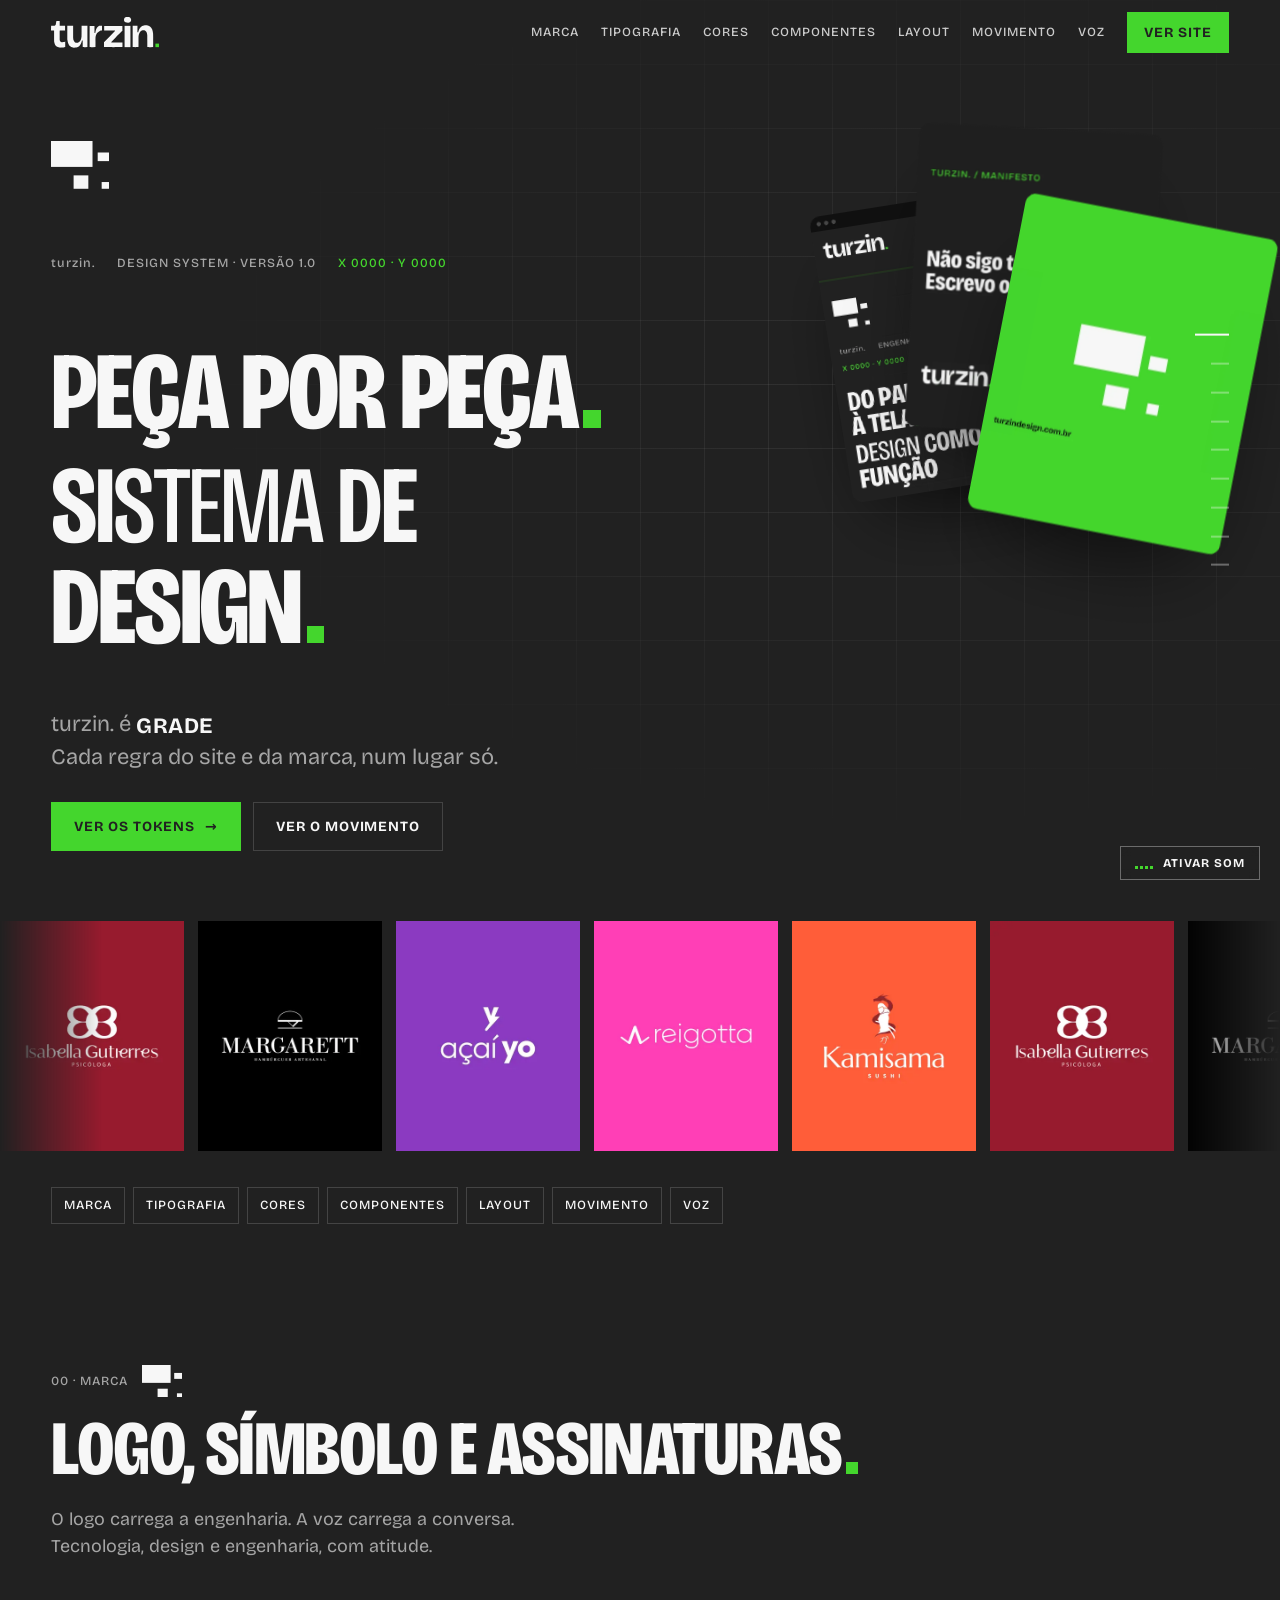
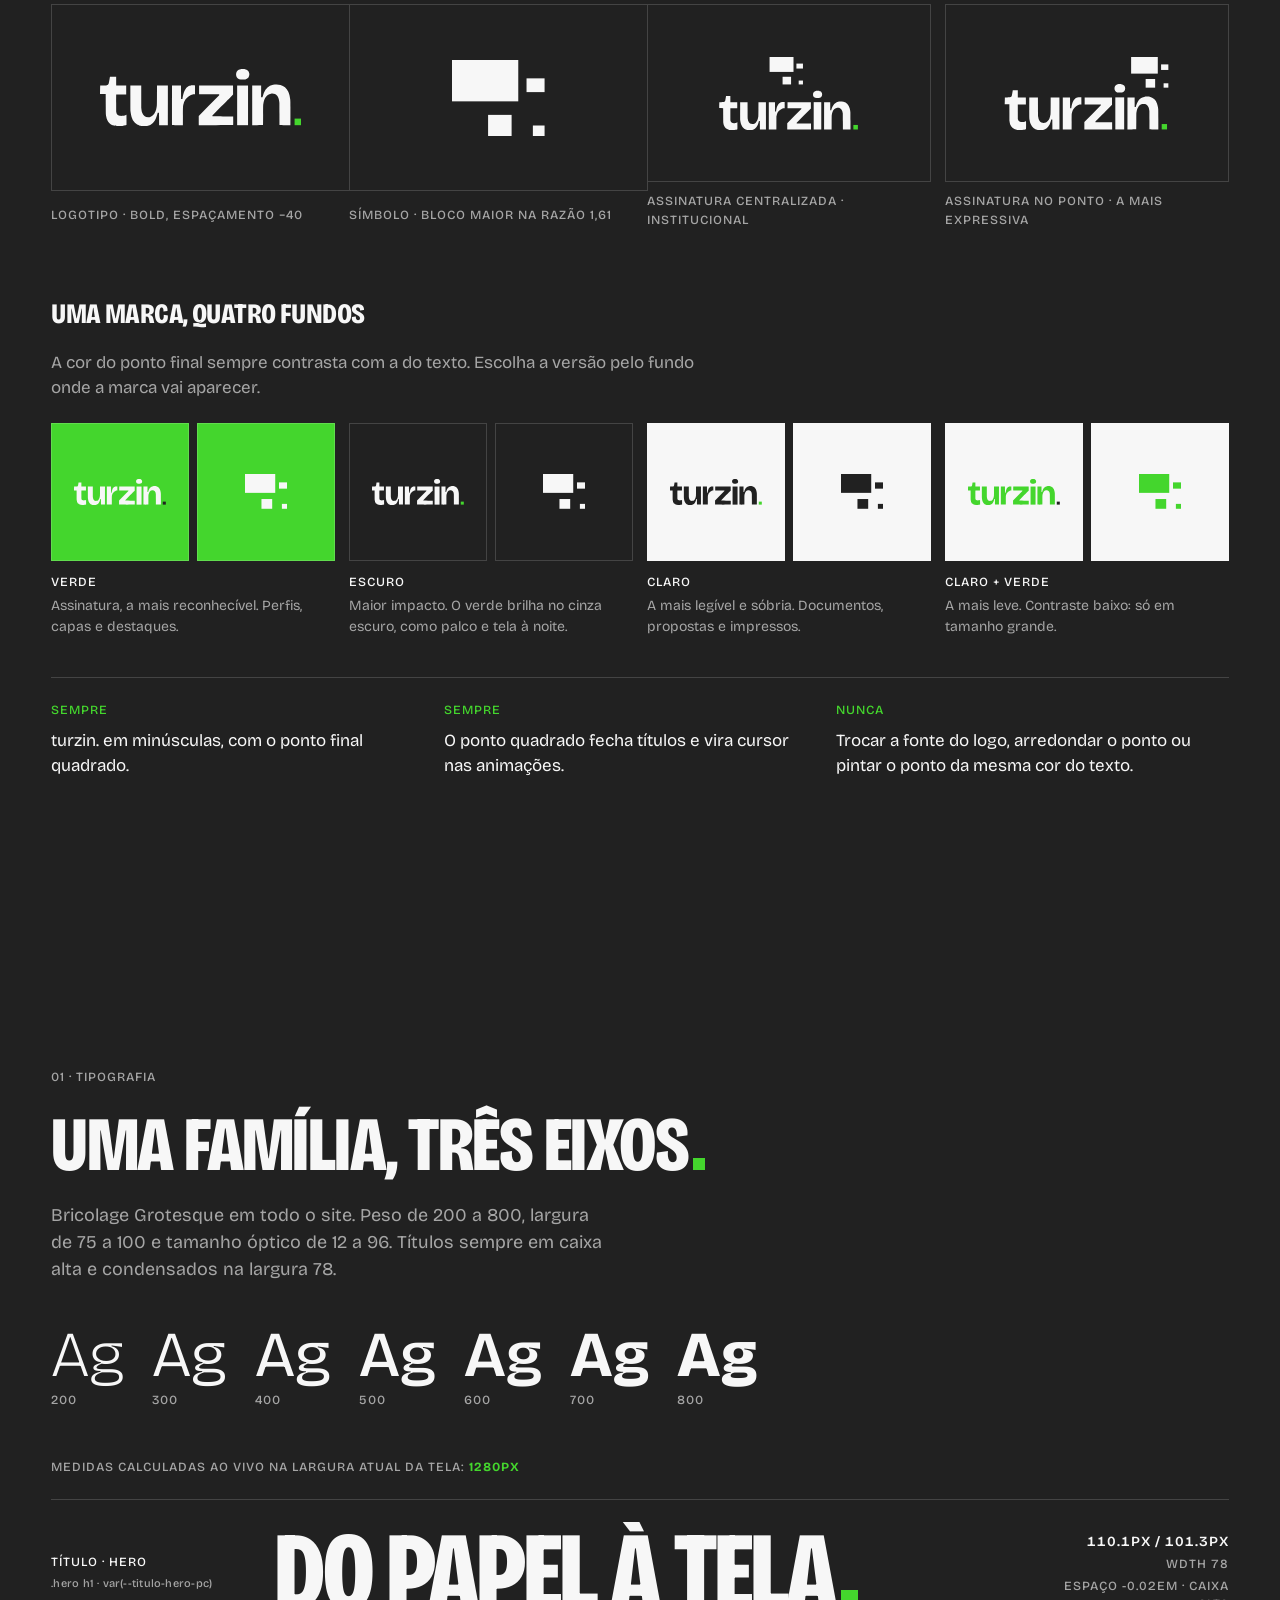
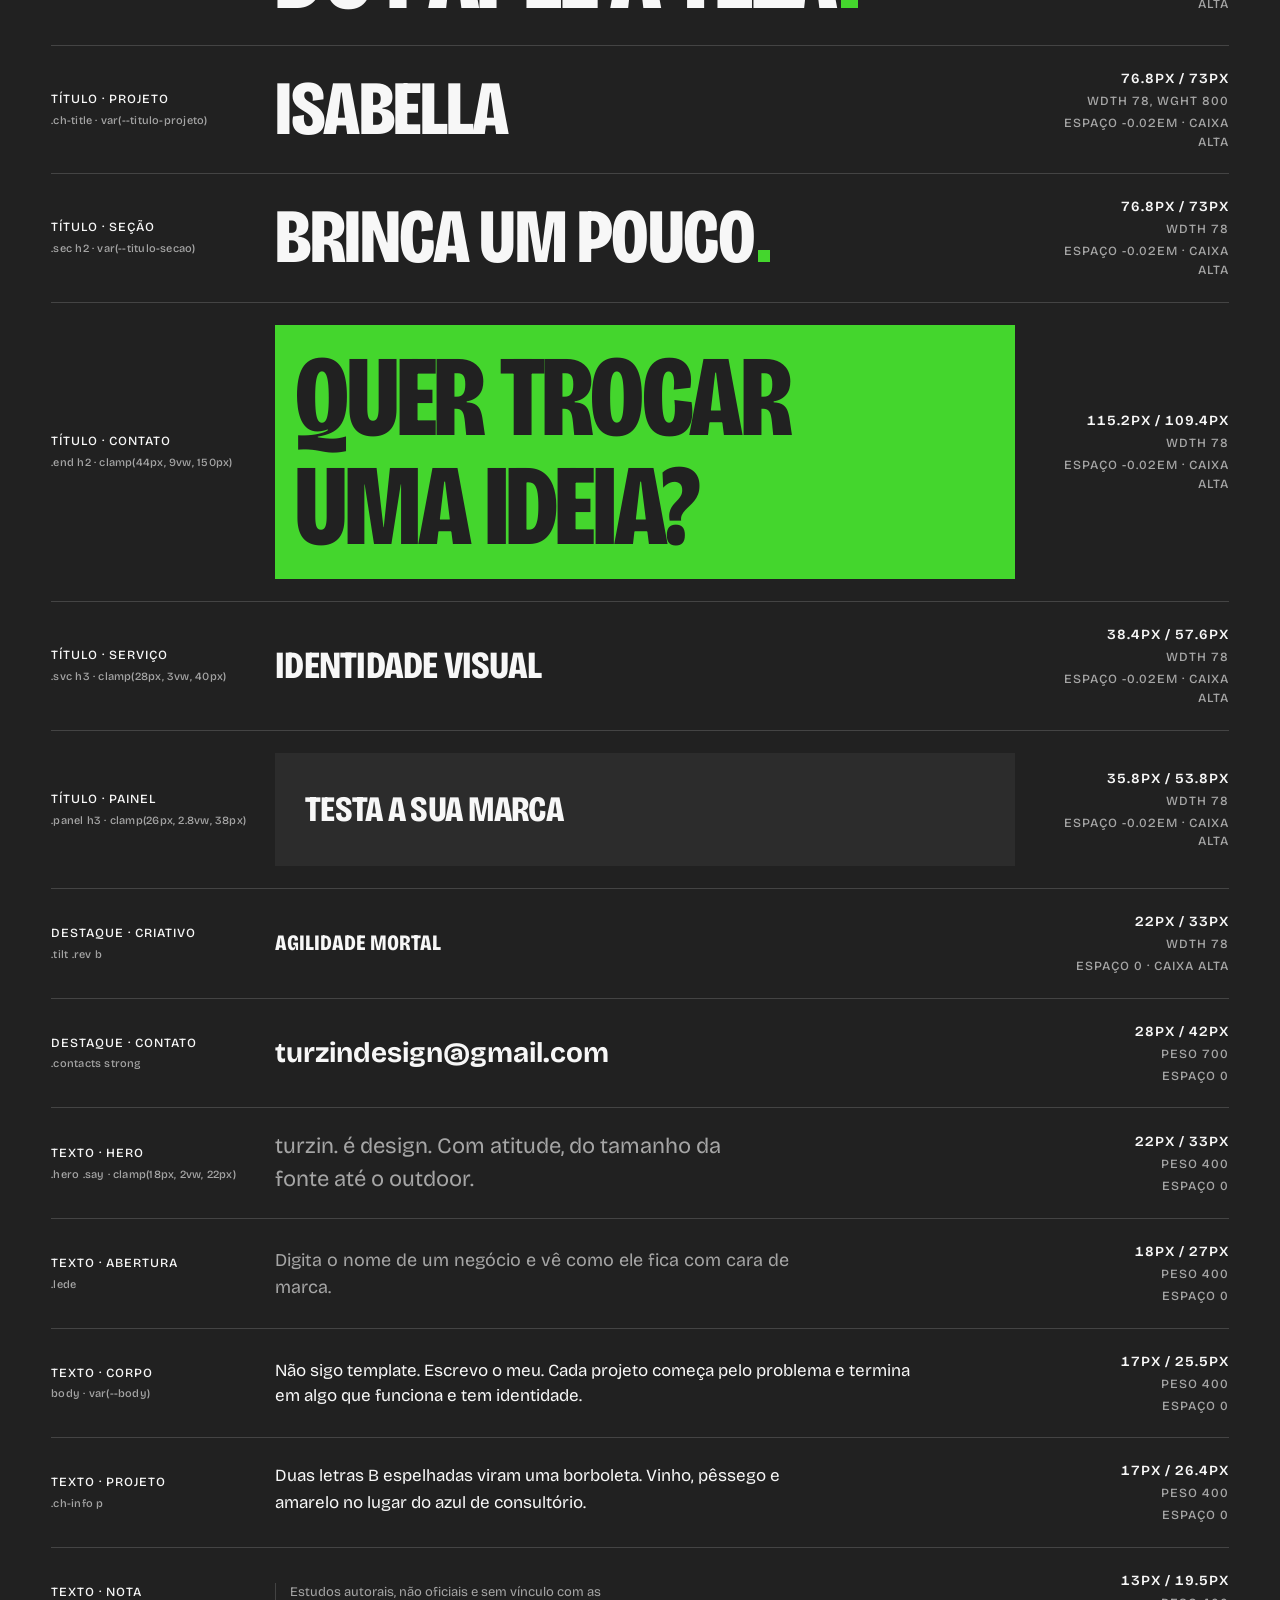
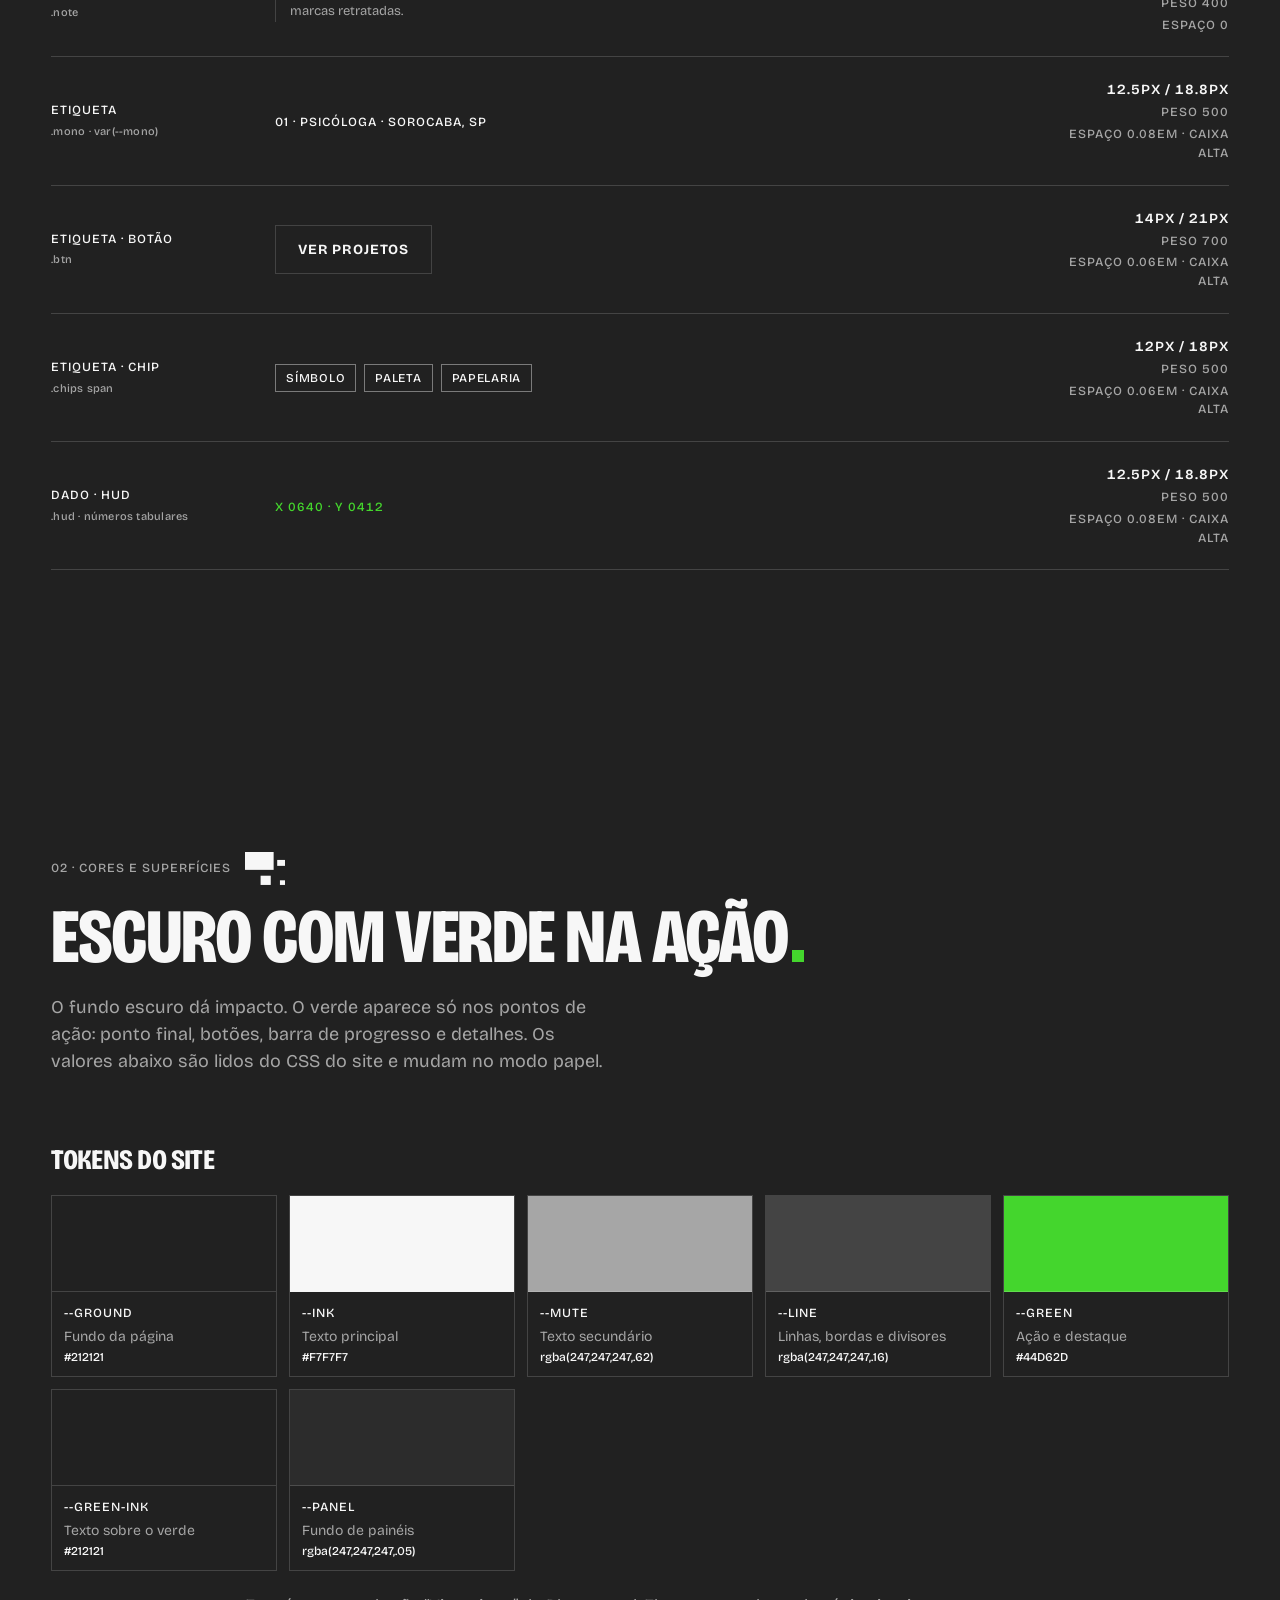
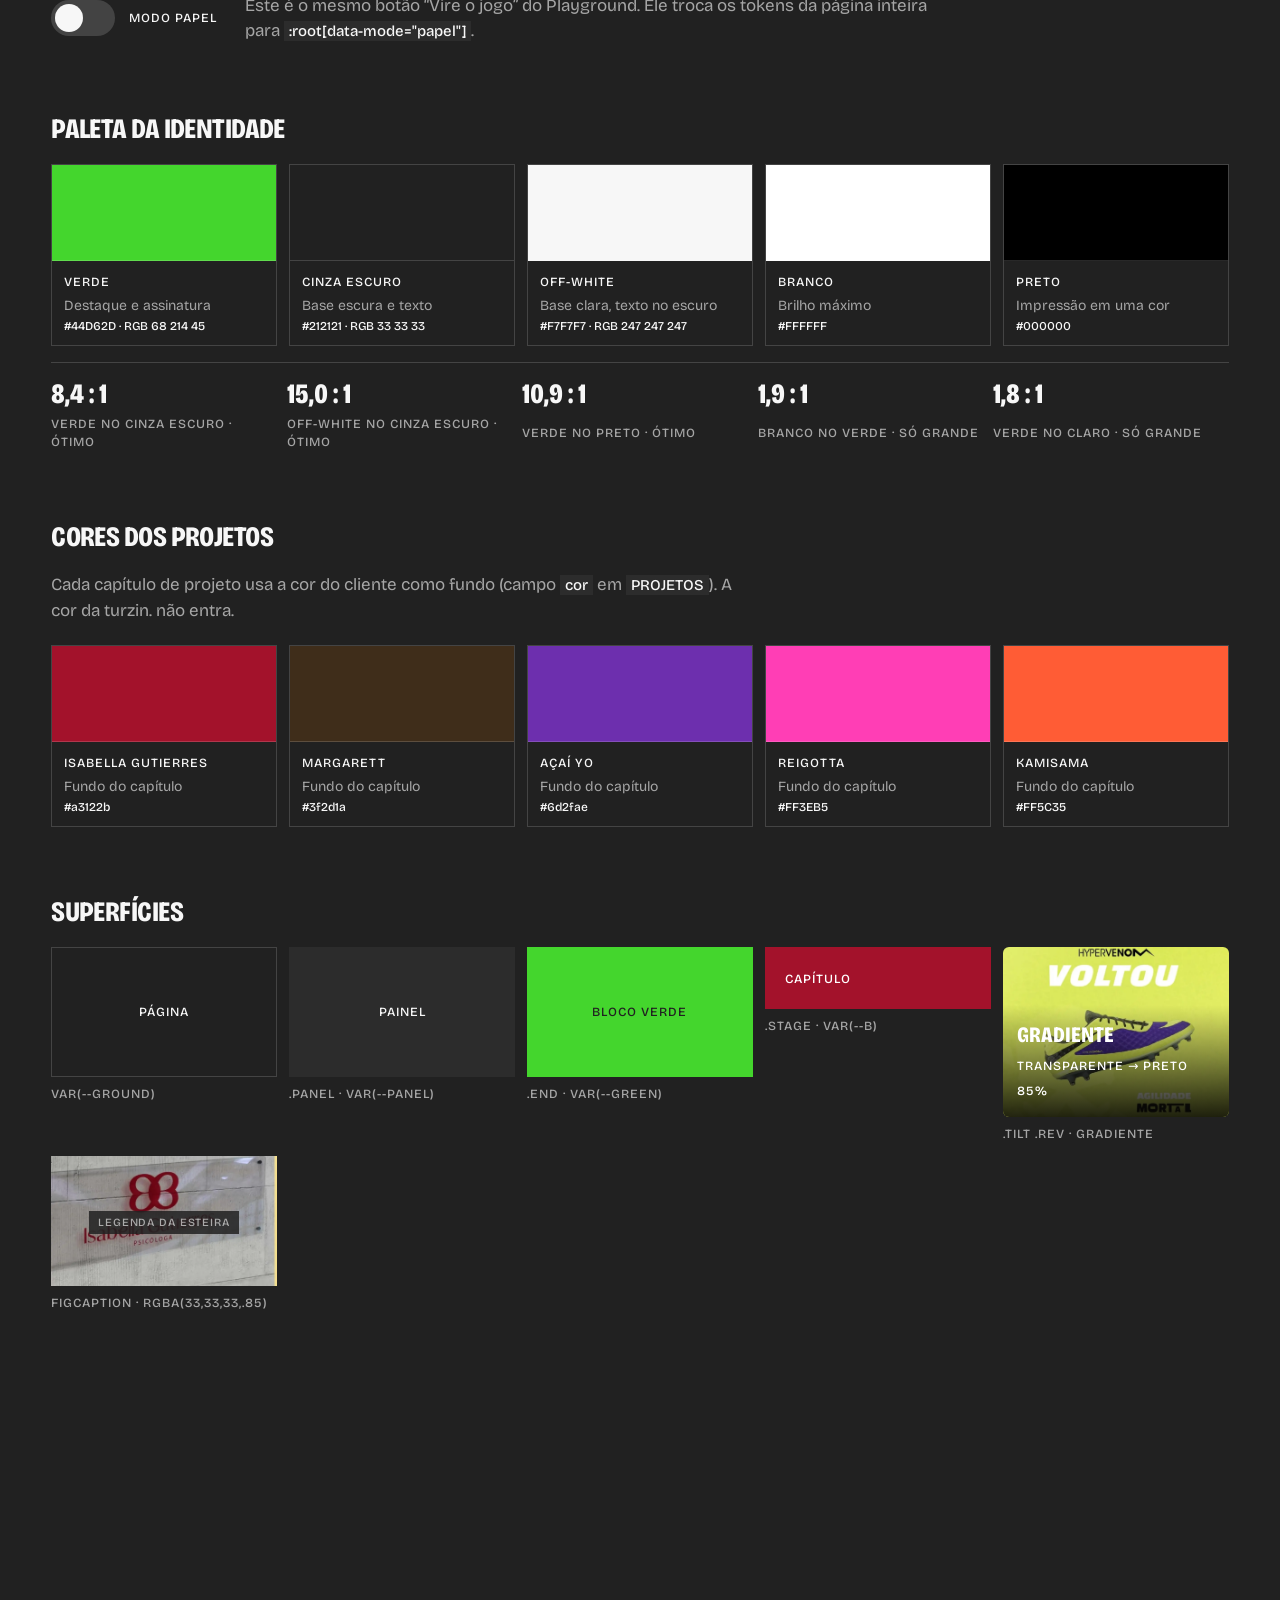
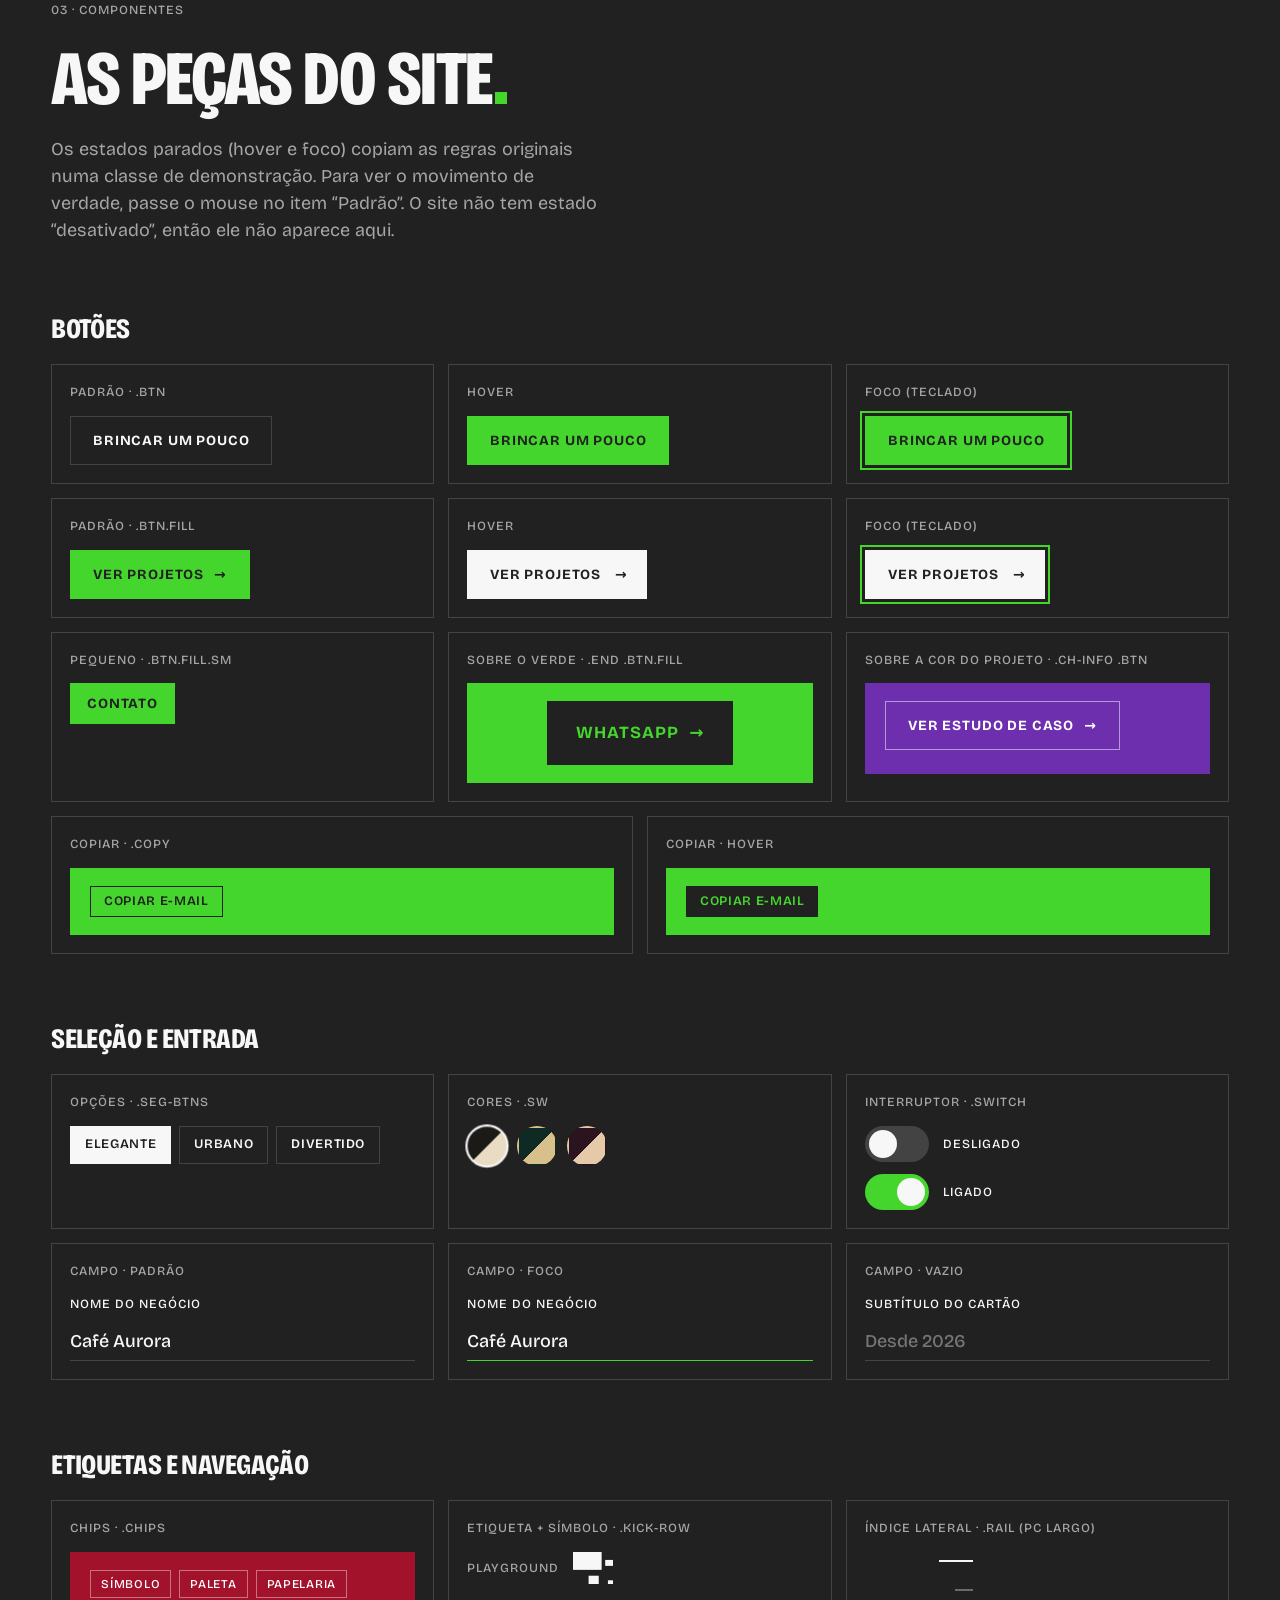
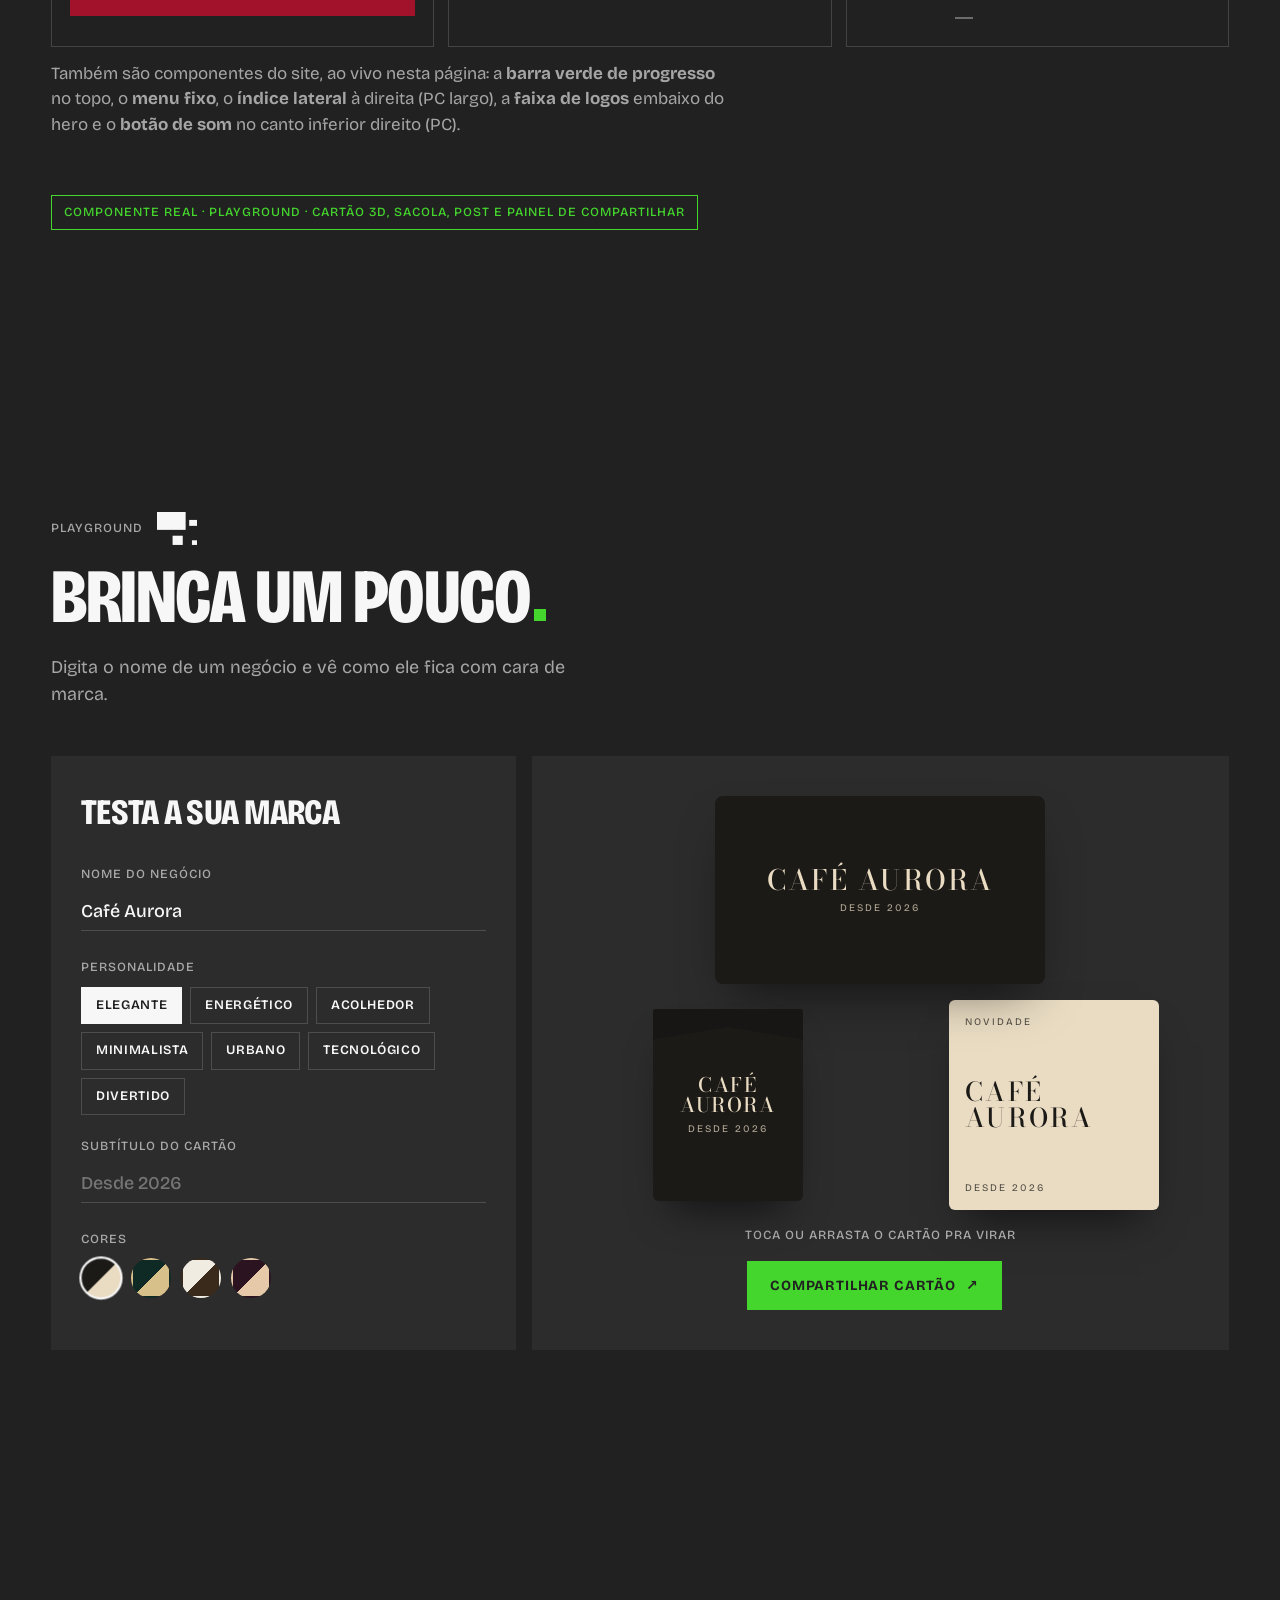
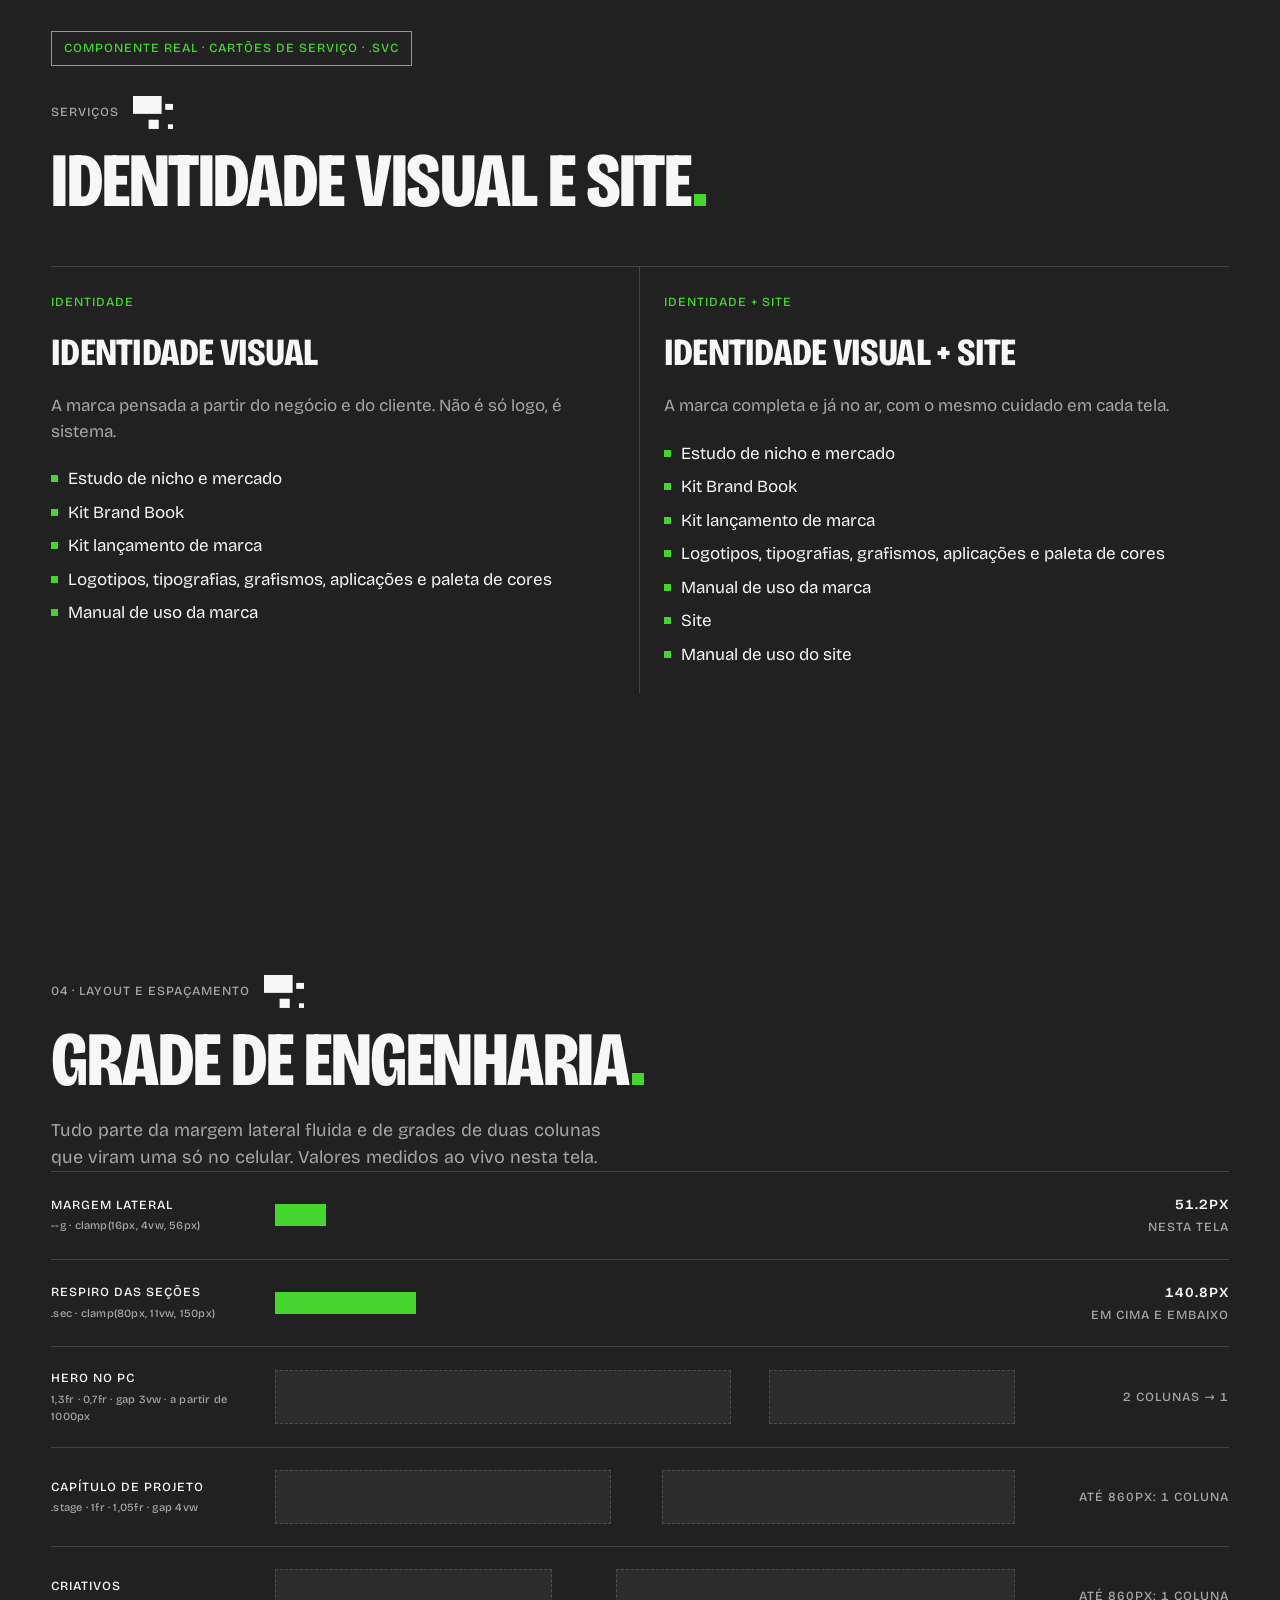
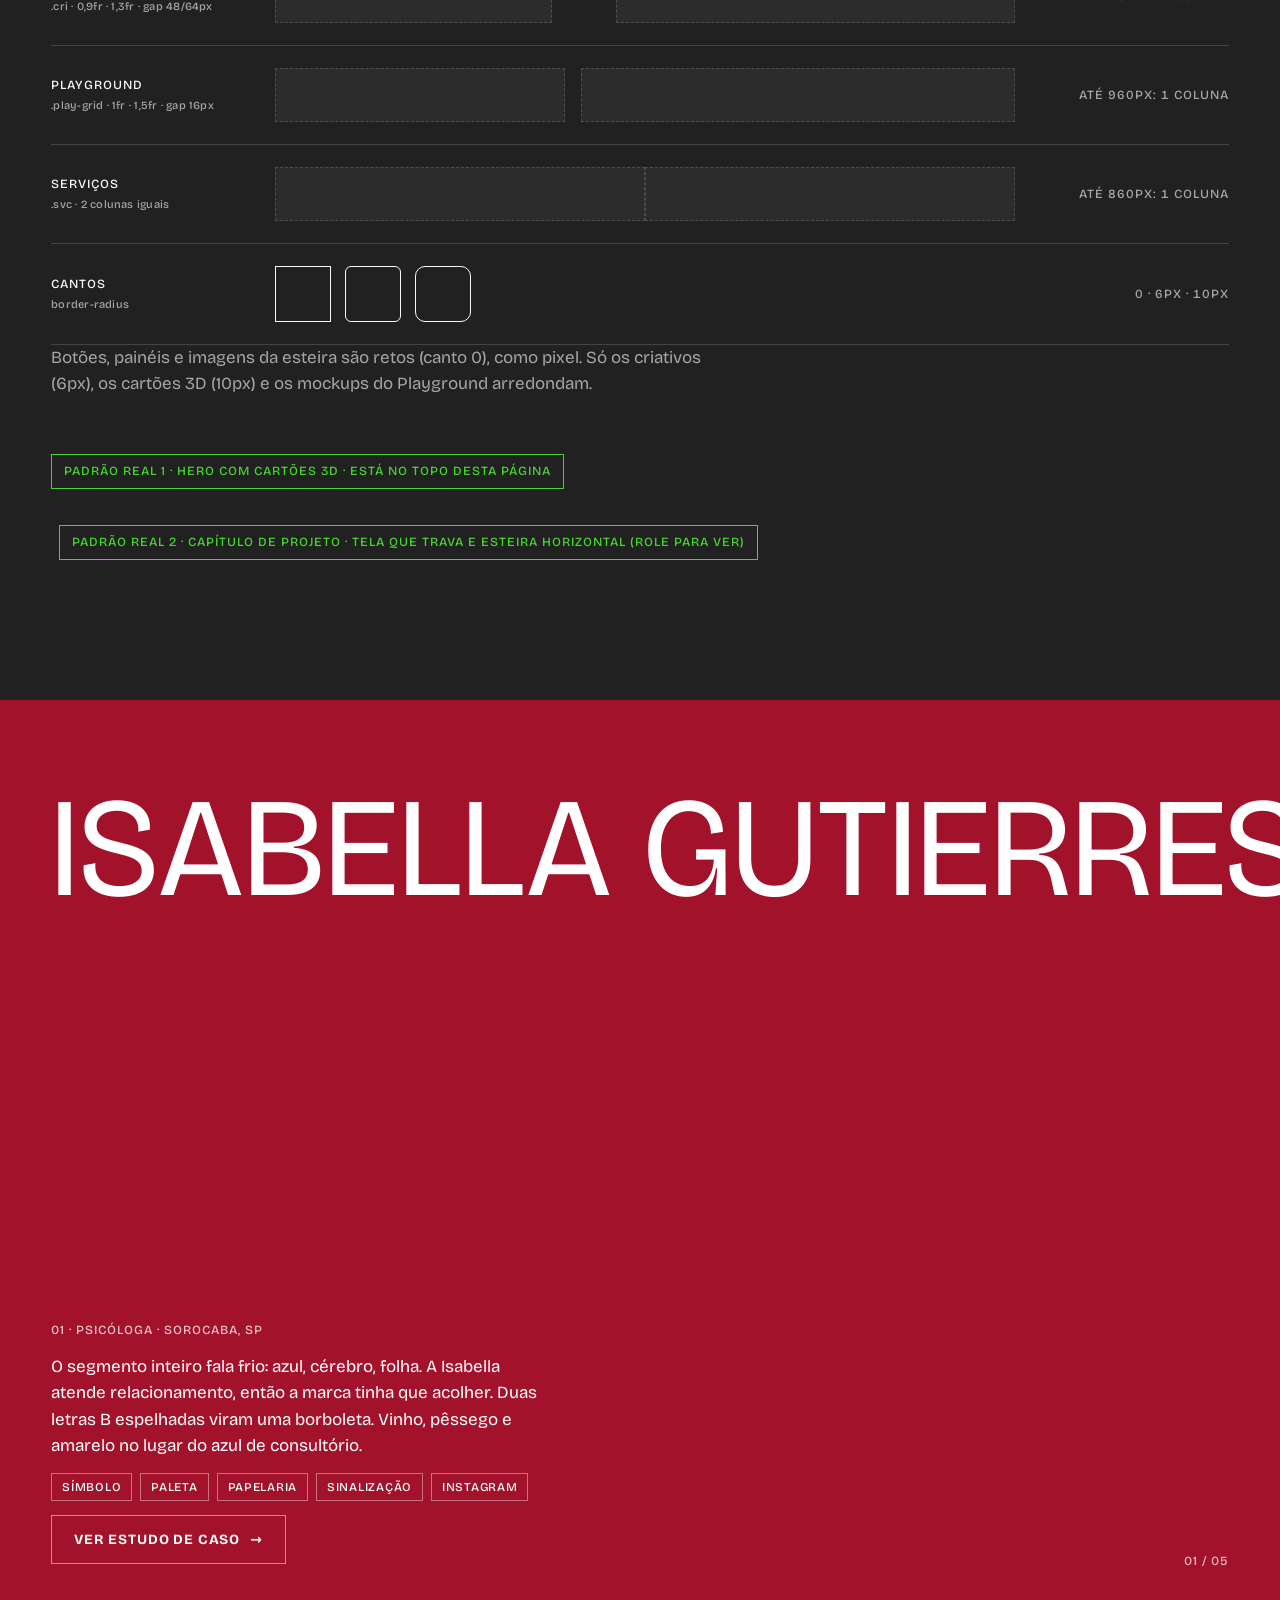
<file: design-system.html>
<!doctype html>
<html lang="pt-BR">
<head>
<meta charset="utf-8">
<meta name="viewport" content="width=device-width, initial-scale=1, viewport-fit=cover">

<!-- ============================================================
     turzin. · PORTFÓLIO (engenharia de design)
     Arquivo único: estrutura (HTML), visual (CSS) e animações (JS).
     Abra o arquivo GUIA-DO-SITE.html para saber em qual linha mudar cada coisa.
     Dica: procure (Ctrl+F) pelas etiquetas [GUIA: ...] para achar cada parte.
     ============================================================ -->

<!-- [GUIA: titulo-aba] Texto que aparece na aba do navegador e no Google -->
<title>turzin.</title>
<link rel="icon" href="img/marca/simbolo.svg" type="image/svg+xml">
<meta name="description" content="Design system da turzin.: marca, tipografia, cores, componentes, layout, movimento e voz.">
<meta name="robots" content="noindex">

<!-- [GUIA: fontes-google] Fonte da marca: Bricolage Grotesque (variável: peso 200–800, largura 75–100, tamanho óptico 12–96).
     É a única fonte do site. Bodoni Moda, Jost e Fraunces aparecem SÓ dentro do Playground,
     porque ali são as marcas de mentira que o visitante testa (não é a tipografia da turzin.). -->
<!-- fonte hospedada no próprio site (mais rápido que buscar no Google): Bricolage Grotesque variável -->
<link rel="preload" href="fonts/bricolage-latin.woff2" as="font" type="font/woff2" crossorigin>
<style>
@font-face{font-family:'Bricolage Grotesque';font-style:normal;font-display:swap;font-weight:200 800;font-stretch:75% 100%;src:url(fonts/bricolage-latin.woff2) format('woff2');unicode-range:U+0000-00FF,U+0131,U+0152-0153,U+02BB-02BC,U+02C6,U+02DA,U+02DC,U+0304,U+0308,U+0329,U+2000-206F,U+20AC,U+2122,U+2191,U+2193,U+2212,U+2215,U+FEFF,U+FFFD}
@font-face{font-family:'Bricolage Grotesque';font-style:normal;font-display:swap;font-weight:200 800;font-stretch:75% 100%;src:url(fonts/bricolage-latin-ext.woff2) format('woff2');unicode-range:U+0100-02BA,U+02BD-02C5,U+02C7-02CC,U+02CE-02D7,U+02DD-02FF,U+0304,U+0308,U+0329,U+1D00-1DBF,U+1E00-1E9F,U+1EF2-1EFF,U+2020,U+20A0-20AB,U+20AD-20C0,U+2113,U+2C60-2C7F,U+A720-A7FF}
</style>

<style>
/* ================================================================
   PAINEL DE CONTROLE (CSS)
   Quase tudo que você vai querer mudar está aqui.
   Mude só o valor depois dos dois-pontos e salve.
   ================================================================ */
:root {
  /* [GUIA: cores] ---- CORES DO SITE (modo escuro, o padrão) ---- */
  --ground: #212121;                  /* cinza escuro da marca: fundo da página */
  --ink: #F7F7F7;                     /* off-white: cor principal do texto */
  --mute: rgba(247,247,247,.62);      /* texto secundário, mais apagado */
  --line: rgba(247,247,247,.16);      /* linhas e bordas finas */
  --green: #44D62D;                   /* verde turzin.: destaques, ponto final, barra de progresso */
  --green-ink: #212121;               /* texto escuro usado em cima do verde */
  --panel: rgba(247,247,247,.05);     /* fundo dos cartões do Playground */

  /* [GUIA: fontes-css] ---- FONTES ---- (o nome tem que bater com o link do Google Fonts lá em cima) */
  /* uma família só, a Bricolage. Os três nomes existem só para organizar os usos */
  --display: 'Bricolage Grotesque', 'Arial Narrow', system-ui, sans-serif;  /* títulos (sempre em CAIXA ALTA) */
  --body: 'Bricolage Grotesque', system-ui, -apple-system, sans-serif;      /* textos corridos */
  --mono: 'Bricolage Grotesque', system-ui, sans-serif;                     /* etiquetas pequenas em CAIXA ALTA */
  /* [GUIA: largura-titulos] largura da Bricolage nos títulos (75 = bem condensada, 100 = normal) */
  --largura: 78;

  /* [GUIA: tamanhos] ---- TAMANHOS ---- clamp(mínimo, ideal, máximo) */
  --g: clamp(16px, 4vw, 56px);                       /* margem lateral da página */
  --titulo-hero: clamp(46px, 9.6vw, 156px);          /* título grande da primeira tela (celular) */
  --titulo-hero-pc: clamp(56px, min(8.6vw, 15vh), 150px); /* título grande da primeira tela (PC) */
  --titulo-secao: clamp(36px, 6vw, 88px);            /* títulos das seções */
  --titulo-projeto: clamp(54px, min(11vw, 17vh), 190px); /* nome da marca em cada projeto */

  /* [GUIA: tempos-css] ---- TEMPOS DAS ANIMAÇÕES ---- (s = segundos) */
  --t-letras: .7s;         /* quanto tempo cada letra do título leva para subir ao abrir a página */
  --t-cartoes: .9s;        /* cartões 3D entrando voando na primeira tela (PC) */
  --t-flutuar: 6s;         /* cartões 3D flutuando (maior = mais lento) */
  --t-faixa: 50s;          /* faixa de imagens que corre sozinha (maior = mais lenta) */
  --t-palavras: 1s;        /* palavras dos títulos de seção subindo */
  --t-aparecer: .9s;       /* blocos aparecendo quando você rola */
  --curva: cubic-bezier(.2,.8,.2,1);   /* "jeito" das animações: começa rápido e freia suave */

  color-scheme: dark;
}

/* [GUIA: cores-papel] ---- CORES DO "MODO PAPEL" (botão Vire o jogo, no Playground) ---- */
:root[data-mode="papel"] {
  --ground: #F7F7F7;
  --ink: #212121;
  --mute: rgba(33,33,33,.66);
  --line: rgba(33,33,33,.16);
  --panel: rgba(33,33,33,.05);
  --green: #44D62D;
  color-scheme: light;
}

/* ================================================================
   BASE (não precisa mexer)
   ================================================================ */
* { box-sizing: border-box; }
[hidden] { display: none !important; }
html { scroll-behavior: smooth; }
/* rolagem suave do PC (biblioteca Lenis) */
html.lenis, html.lenis body { height: auto; }
.lenis.lenis-smooth { scroll-behavior: auto !important; }
.lenis.lenis-stopped { overflow: hidden; }
body { margin: 0; background: var(--ground); color: var(--ink); font: 17px/1.5 var(--body); font-optical-sizing: auto; transition: background-color .6s, color .6s; }
main { overflow-x: clip; }
img { max-width: 100%; display: block; }
a { color: inherit; }
button { font: inherit; color: inherit; }
:focus-visible { outline: 2px solid var(--green); outline-offset: 3px; }
/* etiquetas pequenas em maiúsculas (ex.: "PLAYGROUND", "01 · PSICÓLOGA") */
.mono { font-family: var(--mono); font-weight: 500; font-size: 12.5px; letter-spacing: .08em; text-transform: uppercase; }
.nocaps { text-transform: none; }  /* para escrever turzin. sempre minúsculo dentro de etiquetas */
/* [GUIA: caixa-alta] todos os títulos em CAIXA ALTA, condensados (largura --largura) */
h1, h2, h3 { margin: 0; font-family: var(--display); text-transform: uppercase; letter-spacing: -.02em; text-wrap: balance; font-variation-settings: "wdth" var(--largura); }
/* ponto final quadrado (o mesmo do logo) no fim dos títulos */
.pt { display: inline-block; width: .16em; height: .16em; margin-left: .05em; background: var(--green); }

/* ================================================================
   TOPO: barra de progresso, menu, logo e botões
   ================================================================ */
/* linha verde no topo que cresce conforme você rola */
.bar { position: fixed; top: 0; left: 0; height: 3px; width: 0; background: var(--green); z-index: 40; }
/* menu fixo no topo */
.top { position: fixed; z-index: 30; top: 0; left: 0; right: 0; display: flex; align-items: center; justify-content: space-between; gap: 16px; padding: calc(12px + env(safe-area-inset-top, 0px)) var(--g) 12px; pointer-events: none; }
.top > * { pointer-events: auto; }
/* [GUIA: logo-css] logo da turzin. (arquivo img/marca/logotipo.svg colado no HTML)
   .t = letras · .d = ponto quadrado · .s = símbolo. width = tamanho */
.logo { display: block; width: 108px; line-height: 0; }
.marca .t, .marca .s { fill: var(--ink); transition: fill .3s; }
.marca .d { fill: var(--green); transition: fill .3s; }
html.no-verde .top .marca .d { fill: var(--green-ink); }   /* em cima do bloco verde do contato */
.top nav { display: flex; gap: 22px; align-items: center; }
.top nav a.l { text-decoration: none; opacity: .8; }
.top nav a.l:hover { opacity: 1; }
@media (max-width: 760px) { .top nav a.l { display: none; } }  /* no celular só aparece o botão Contato */

/* [GUIA: botoes] botões arredondados. .fill = botão verde cheio */
/* [GUIA: botoes] botões em caixa alta. No hover, um bloco verde preenche da esquerda pra direita */
.btn { position: relative; isolation: isolate; overflow: hidden; display: inline-flex; align-items: center; gap: 10px; border-radius: 0; padding: 13px 22px; font-weight: 700; font-size: 14px; letter-spacing: .06em; text-transform: uppercase; text-decoration: none; border: 1.5px solid var(--line); background: transparent; cursor: pointer; transition: color .2s steps(2), border-color .2s steps(2); will-change: transform; }
.btn::before { content: ""; position: absolute; inset: 0; z-index: -1; background: var(--green); transform: scaleX(0); transform-origin: left; transition: transform .22s cubic-bezier(.2,.9,.1,1); }
.btn:hover::before, .btn:focus-visible::before { transform: none; }
.btn:hover, .btn:focus-visible { color: var(--green-ink); border-color: var(--green); }
.btn.fill { background: var(--green); color: var(--green-ink); border-color: var(--green); }
.btn.fill::before { background: var(--ink); }
.btn.fill:hover { color: var(--ground); border-color: var(--ink); }
.btn.sm { padding: 9px 16px; font-size: 14px; }
html.no-verde .top .btn.fill { background: var(--green-ink); color: var(--green); border-color: var(--green-ink); }
.btn .arr { transition: transform .3s; }
.btn:hover .arr { transform: translateX(4px); }   /* setinha anda para o lado no hover */

/* índice lateral (só no PC largo): tracinhos à direita que marcam a seção atual */
.rail { position: fixed; right: var(--g); top: 50%; transform: translateY(-50%); z-index: 25; display: grid; gap: 10px; transition: opacity .4s; }
.rail a { display: flex; align-items: center; gap: 10px; justify-content: flex-end; text-decoration: none; opacity: .35; transition: opacity .3s; }
.rail a i { width: 18px; height: 2px; background: currentColor; transition: width .3s; }
.rail a span { opacity: 0; transition: opacity .3s; }
.rail a.on { opacity: 1; } .rail a.on i { width: 34px; }
.rail:hover a span { opacity: 1; }
.rail.away { opacity: 0; pointer-events: none; }   /* some enquanto você está nos projetos */
@media (max-width: 1100px) { .rail { display: none; } }

/* [GUIA: cursor] seta branca no PC (com contorno cinza para aparecer em fundo claro). O rastro de quadradinhos verdes fica em CONFIG.rastroCursor */
@media (pointer: fine) {
  html, html * { cursor: url("data:image/svg+xml,%3Csvg xmlns='http://www.w3.org/2000/svg' width='26' height='26' viewBox='0 0 26 26'%3E%3Cpath d='M4 2.5v18.2l4.7-4.5 3.2 7.2 3.1-1.4-3.1-7h6.6z' fill='%23fff' stroke='%23212121' stroke-width='1.4' stroke-linejoin='round'/%3E%3C/svg%3E") 4 2, auto !important; }
  input[type="text"], input:not([type]), textarea { cursor: text !important; }
}

/* ================================================================
   PRIMEIRA TELA (HERO)
   ================================================================ */
.hero { padding: calc(120px + env(safe-area-inset-top, 0px)) var(--g) 36px; }
.hero .eyebrow { display: flex; gap: 10px 22px; flex-wrap: wrap; color: var(--mute); margin-bottom: 26px; }
.hero h1 { font-weight: 800; font-size: var(--titulo-hero); line-height: .92; letter-spacing: -.02em; max-width: 12ch; }
.hero h1 .ln { display: block; overflow: hidden; padding: .14em 0 .12em; margin: -.14em 0 -.12em; }  /* o respiro evita cortar acentos (é, ó) e o ç */
.hero h1 .ln.alt { color: var(--green); }   /* linhas verdes do título */
/* título DIGITADO: cada letra aparece e um cursor verde anda junto. No fim o cursor fica piscando */
.hero h1 .ch { display: inline-block; font-variation-settings: "wght" 800, "wdth" var(--largura); }
html.anima .hero h1 .ch.tp { opacity: 0; }
.cur { display: inline-block; width: .16em; height: .16em; margin-left: .05em; background: var(--green); }
.cur.pisca { animation: pisca 1s steps(1) infinite; }
@keyframes pisca { 50% { opacity: 0; } }
/* textinho de cima e botões aparecem logo depois do título (.35s de atraso) */
.hero .eyebrow, .hero .row { animation: fadeup .7s .35s var(--curva) both; }
@keyframes fadeup { from { transform: translateY(20px); opacity: 0; } }
.hero .row { margin-top: 40px; display: flex; flex-wrap: wrap; align-items: end; justify-content: space-between; gap: 28px; }
.hero .say { font-size: clamp(18px, 2vw, 22px); max-width: 34ch; margin: 0; color: var(--mute); }
/* palavra que troca sozinha (design / tecnologia / experiência) */
.rot { display: inline-grid; vertical-align: bottom; height: 1.4em; overflow: hidden; color: var(--ink); font-weight: 700; text-transform: uppercase; letter-spacing: .02em; }
.rot span { grid-area: 1/1; transform: translateY(110%); transition: transform .6s var(--curva); }
.rot span.on { transform: none; } .rot span.out { transform: translateY(-110%); }
.hero .ctas { display: flex; gap: 12px; flex-wrap: wrap; }

/* [GUIA: cartoes-3d] cartões 3D à direita do título (só aparecem em telas a partir de 1000px) */
.stack { display: none; }
@media (min-width: 1000px) {
  .hero { display: grid; grid-template-columns: minmax(0, 1.3fr) minmax(0, .7fr); column-gap: 3vw; align-items: center; min-height: 92vh; }
  .hero > .eyebrow, .hero > h1, .hero > .row { grid-column: 1; }
  .hero h1 { font-size: var(--titulo-hero-pc); }
  .hero .row { margin-top: 28px; }
  .stack { display: block; grid-column: 2; grid-row: 1 / span 3; position: relative; height: min(64vh, 560px); perspective: 1200px; }
  .stack .s3d { position: absolute; inset: 0; transform-style: preserve-3d; transition: transform .2s ease-out; }
  .stack .c { position: absolute; width: 58%; aspect-ratio: 4/5; border-radius: 10px; overflow: hidden; box-shadow: 0 40px 80px -30px rgba(0,0,0,.7); transform: translateZ(var(--z)) rotate(var(--r)); animation: deal var(--t-cartoes) var(--curva) both, bob var(--t-flutuar) ease-in-out infinite alternate; }
  .stack .c img { width: 100%; height: 100%; object-fit: cover; }
  /* posição (left/top), inclinação (--r) e profundidade (--z) de cada cartão */
  .stack .c:nth-child(1) { left: 0; top: 14%; --r: -9deg; --z: 0px; animation-delay: .15s, 1.1s; }
  .stack .c:nth-child(2) { left: 22%; top: 4%; --r: 3deg; --z: 60px; animation-delay: .25s, 1.2s; }
  .stack .c:nth-child(3) { left: 42%; top: 20%; --r: 11deg; --z: 120px; animation-delay: .35s, 1.3s; }
  @keyframes deal { from { transform: translateZ(var(--z)) translateY(80vh) rotate(calc(var(--r) * 3)); } }
  @keyframes bob { to { transform: translateZ(var(--z)) translateY(-14px) rotate(calc(var(--r) * .7)); } }
}

/* faixa de imagens que corre sozinha embaixo do hero */
.marquee { overflow: hidden; padding-block: 34px 10px; mask-image: linear-gradient(90deg, transparent, #000 8%, #000 92%, transparent); transform: skewX(var(--sk, 0deg)); transition: transform .3s ease-out; }
.marquee .row2 { display: flex; gap: 14px; width: max-content; animation: slide var(--t-faixa) linear infinite; }
.marquee img { height: clamp(140px, 20vw, 230px); width: auto; aspect-ratio: 4/5; object-fit: cover; border-radius: 0; }
/* [GUIA: faixa-logos] cada logo é um link para o projeto na mesma página */
.marquee a { display: block; position: relative; transition: transform .25s var(--curva); }
.marquee a:hover, .marquee a:focus-visible { transform: translateY(-6px); }
.marquee:hover .row2, .marquee:focus-within .row2 { animation-play-state: paused; }
@keyframes slide { to { transform: translateX(-50%); } }

/* títulos de seção: cada palavra sobe quando chega na tela */
.split .w { display: inline-block; overflow: hidden; vertical-align: top; padding: .16em .04em .14em; margin: -.16em -.04em -.14em; }  /* respiro para não cortar acentos */
.split .w > span { display: inline-block; transition: transform var(--t-palavras) var(--curva); }
.split-pre .w > span { transform: translateY(108%); }

/* seções comuns */
.sec { padding: clamp(80px, 11vw, 150px) var(--g); }
.kick { color: var(--mute); margin-bottom: 16px; display: block; }
.sec h2 { font-weight: 800; font-size: var(--titulo-secao); line-height: .95; letter-spacing: -.02em; }
.lede { color: var(--mute); font-size: 18px; max-width: 46ch; margin: 20px 0 0; }

/* ================================================================
   PROJETOS (Isabella, Margarett, Açaí Yo)
   A tela "trava" e as imagens passam conforme você rola.
   A cor de fundo de cada projeto fica no JS, em PROJETOS (campo cor).
   ================================================================ */
.chapter { position: relative; height: 220vh; }  /* no celular: quanto rolar em cada projeto. No PC é calculado sozinho */
.stage { position: sticky; top: 0; height: 100vh; height: 100svh; overflow: hidden; background: var(--b, #333); color: #fff; display: grid; grid-template-columns: minmax(0, 1fr) minmax(0, 1.05fr); grid-template-rows: auto 1fr; gap: 0 4vw; padding: calc(86px + env(safe-area-inset-top, 0px)) var(--g) calc(30px + env(safe-area-inset-bottom, 0px)); }
.ch-title { grid-column: 1 / -1; font-size: var(--titulo-projeto); line-height: .9; letter-spacing: -.02em; font-variation-settings: "wght" 800, "wdth" var(--largura); white-space: nowrap; }
.ch-info { align-self: end; display: grid; gap: 14px; max-width: 46ch; padding-bottom: 6px; }
.ch-info .seg { opacity: .75; }
.ch-info p { margin: 0; font-size: 17px; line-height: 1.55; }
.chips { display: flex; flex-wrap: wrap; gap: 8px; }
.chips span { border: 1px solid rgba(255,255,255,.4); padding: 4px 10px; font-size: 12px; font-weight: 500; letter-spacing: .06em; text-transform: uppercase; }
.ch-info .btn { border-color: rgba(255,255,255,.5); justify-self: start; }
.ch-info .btn::before { background: #fff; } .ch-info .btn:hover { color: #111; border-color: #fff; }
.ch-count { position: absolute; right: var(--g); bottom: calc(30px + env(safe-area-inset-bottom, 0px)); opacity: .7; }
.layers { position: relative; min-height: 0; }

/* CELULAR: 3 imagens empilhadas que se revelam em camadas */
.layer { position: absolute; border-radius: 0; overflow: hidden; box-shadow: 0 30px 60px -20px rgba(0,0,0,.5); cursor: pointer; aspect-ratio: 4/5; max-width: 48%; }
.layer img { width: 100%; height: 100%; object-fit: cover; }
.layer:nth-child(1) { left: 2%; top: 6%; height: 74%; }
.layer:nth-child(2) { left: 28%; top: 22%; height: 76%; }
.layer:nth-child(3) { right: 0; top: 0; height: 66%; }

/* PC: esteira horizontal com todas as imagens do projeto */
.layers.dk { overflow: hidden; margin-right: calc(-1 * var(--g)); }
.htrack { position: absolute; top: 0; bottom: 0; left: 0; display: flex; gap: 20px; align-items: stretch; will-change: transform; }
.htrack figure { margin: 0; flex: none; height: 100%; aspect-ratio: 4/5; border-radius: 0; overflow: hidden; position: relative; cursor: pointer; transform-origin: 50% 50%; }
.htrack figure.wide { aspect-ratio: 16/10; }   /* imagens largas (almofada, outdoor) */
.htrack img { width: 100%; height: 100%; object-fit: cover; transition: transform 1.2s var(--curva); }
.htrack figure:hover img { transform: scale(1.05); }   /* zoom ao passar o mouse */
.htrack figcaption { position: absolute; left: 10px; bottom: 10px; background: rgba(33,33,33,.85); color: #fff; padding: 5px 9px; font: 500 11px var(--mono); letter-spacing: .08em; text-transform: uppercase; opacity: 0; transform: translateY(6px); transition: opacity .3s, transform .3s; }
.htrack figure:hover figcaption { opacity: 1; transform: none; }

/* notebook com tela baixa: esconde as etiquetas para caber */
@media (max-height: 720px) and (min-width: 861px) { .ch-info .chips { display: none; } .ch-info p { font-size: 15px; } .ch-info { gap: 10px; } }
/* ajustes do celular */
@media (max-width: 860px) {
  .stage { grid-template-columns: 1fr; grid-template-rows: auto 1fr auto; gap: 14px; }
  .ch-title { font-size: clamp(42px, 13vw, 76px); white-space: normal; }
  .layers { grid-row: 2; }
  .ch-info { grid-row: 3; }
  .ch-info p { font-size: 15px; display: -webkit-box; -webkit-line-clamp: 3; -webkit-box-orient: vertical; overflow: hidden; }
  .ch-info .chips { display: none; }
  .layer:nth-child(1) { height: 72%; top: 4%; left: 0; }
  .layer:nth-child(2) { height: 74%; left: 24%; top: 22%; }
  .layer:nth-child(3) { height: 64%; top: 8%; }
  .ch-count { display: none; }
}

/* ================================================================
   CRIATIVOS (Nike e Gatorade)
   ================================================================ */
.cri { display: grid; grid-template-columns: minmax(0, .9fr) minmax(0, 1.3fr); gap: 48px 64px; align-items: center; }
.tilts { display: grid; grid-template-columns: 1fr 1fr; gap: 16px; perspective: 900px; }
.tilt { position: relative; border-radius: 6px; overflow: hidden; transition: transform .25s ease-out; }
.tilt img { width: 100%; aspect-ratio: 4/5; object-fit: cover; }
/* faixa com o nome que sobe ao passar o mouse */
.tilt .rev { position: absolute; inset: auto 0 0 0; padding: 14px; background: linear-gradient(transparent, rgba(0,0,0,.85)); color: #fff; transform: translateY(100%); transition: transform .4s var(--curva); }
.tilt:hover .rev, .tilt:focus-within .rev { transform: none; }
.tilt .rev b { display: block; font-family: var(--display); font-weight: 800; font-size: 22px; text-transform: uppercase; font-variation-settings: "wdth" var(--largura); }
.note { font-size: 13px; color: var(--mute); border-left: 1px solid var(--line); padding-left: 14px; margin-top: 24px; max-width: 46ch; }
/* [GUIA: criativos-celular] no celular o nome do post fica EMBAIXO da imagem, sem cobrir o post */
@media (max-width: 860px) { .cri { grid-template-columns: 1fr; } .tilt { overflow: visible; } .tilt .rev { position: static; transform: none; background: none; color: var(--ink); padding: 10px 0 0; } .tilt .rev .mono { color: var(--mute); } }

/* ================================================================
   PLAYGROUND ("Brinque um pouco")
   ================================================================ */
.play-grid { margin-top: 48px; display: grid; grid-template-columns: minmax(0, 1fr) minmax(0, 1.5fr); gap: 16px; }
.panel { background: var(--panel); border-radius: 0; padding: clamp(18px, 2.4vw, 30px); min-width: 0; }
.panel h3 { font-size: clamp(26px, 2.8vw, 38px); font-weight: 800; }
.panel .lede { font-size: 15px; margin-top: 8px; }
.ctl { display: grid; gap: 22px; margin-top: 26px; }
.ctl label { display: grid; gap: 8px; }
.ctl input[type=text] { font: 500 18px var(--body); color: var(--ink); background: transparent; border: 0; border-bottom: 1px solid var(--line); padding: 8px 0; outline: none; }
.ctl input[type=text]:focus { border-bottom-color: var(--green); }
.seg-btns { display: flex; flex-wrap: wrap; gap: 8px; }
.seg-btns button { border: 1.5px solid var(--line); background: transparent; border-radius: 0; padding: 8px 14px; cursor: pointer; font-size: 13px; font-weight: 600; letter-spacing: .05em; text-transform: uppercase; }
.seg-btns button[aria-pressed="true"] { background: var(--ink); color: var(--ground); border-color: var(--ink); }
.sw { display: flex; gap: 10px; flex-wrap: wrap; }
.sw button { width: 40px; height: 40px; border-radius: 50%; border: 2px solid transparent; cursor: pointer; background: linear-gradient(135deg, var(--a) 50%, var(--c) 50%); padding: 0; }
.sw button[aria-pressed="true"] { border-color: var(--ink); transform: scale(1.08); }
.stagebox { display: grid; grid-template-columns: 1.15fr 1fr; grid-template-rows: auto auto; gap: 16px; align-items: center; justify-items: center; padding: 10px 0; perspective: 1000px; }
/* cartão de visita que vira */
.card3d { width: 100%; max-width: 330px; aspect-ratio: 1.75; position: relative; transform-style: preserve-3d; transition: transform .7s var(--curva); cursor: grab; grid-column: 1 / -1; touch-action: pan-y; }
.card3d .f { position: absolute; inset: 0; border-radius: 8px; backface-visibility: hidden; display: grid; place-content: center; text-align: center; padding: 18px; box-shadow: 0 24px 50px -18px rgba(0,0,0,.55); }
.card3d .back { transform: rotateY(180deg); }
.mk-name { font-size: 28px; line-height: 1; }
.mk-sub { font: 10px var(--mono); letter-spacing: .2em; text-transform: uppercase; opacity: .75; margin-top: 8px; }
.mk-mono { font-size: 64px; line-height: 1; }
/* sacola */
.bag { width: 150px; aspect-ratio: .78; position: relative; border-radius: 3px 3px 6px 6px; display: grid; place-content: center; text-align: center; padding: 12px; box-shadow: 0 24px 40px -18px rgba(0,0,0,.6); }
.bag::before { content: ""; position: absolute; left: 0; right: 0; top: 0; height: 16%; background: rgba(0,0,0,.14); clip-path: polygon(0 0, 100% 0, 100% 100%, 50% 60%, 0 100%); }
.bag .mk-name { font-size: 20px; }
/* post de Instagram */
.post { width: 100%; max-width: 210px; aspect-ratio: 1; border-radius: 6px; padding: 16px; display: grid; align-content: space-between; box-shadow: 0 24px 40px -18px rgba(0,0,0,.6); }
.post .mk-name { font-size: 26px; }
.flip-hint { grid-column: 1 / -1; color: var(--mute); }
.share-row { grid-column: 1 / -1; display: flex; flex-wrap: wrap; gap: 12px; align-items: center; justify-content: center; }
.share-msg { color: var(--mute); }
/* [GUIA: painel-compartilhar] painel que abre com a imagem do cartão e as opções de compartilhar */
.sharebox { position: fixed; inset: 0; z-index: 80; display: grid; place-items: center; padding: 16px; background: rgba(0,0,0,.72); }
.sharebox[hidden] { display: none; }
.sharebox .in { width: min(440px, 100%); background: var(--ground); color: var(--ink); border: 1px solid var(--line); padding: 18px; display: grid; gap: 14px; max-height: 100%; overflow: auto; }
.sharebox .tt { display: flex; justify-content: space-between; align-items: center; }
.sharebox .tt b { font: 800 22px var(--display); text-transform: uppercase; font-variation-settings: "wdth" var(--largura); }
.sharebox .x { background: none; border: 0; font-size: 26px; line-height: 1; cursor: pointer; color: var(--ink); padding: 4px 8px; }
.sharebox img { width: 100%; display: block; border: 1px solid var(--line); -webkit-touch-callout: default; }
.sharebox .ops { display: grid; grid-template-columns: 1fr 1fr; gap: 8px; }
.sharebox .ops .btn { justify-content: center; padding: 12px 10px; font-size: 13px; }
.sharebox .ops .btn.wide { grid-column: 1 / -1; }
.sharebox .dica { color: var(--mute); font-size: 13px; margin: 0; text-align: center; }
.seg-btns { max-width: 100%; }
@media (max-width: 960px) { .play-grid { grid-template-columns: 1fr; } }
/* "Vire o jogo" (botão do modo papel) */
.play-row { margin-top: 16px; display: grid; gap: 16px; }
.mode { display: grid; grid-template-columns: minmax(0,1fr) auto; align-items: center; gap: 24px; }
@media (max-width: 640px) { .mode { grid-template-columns: 1fr; } }
.switch { display: inline-flex; align-items: center; gap: 14px; border: 0; background: none; cursor: pointer; padding: 0; text-align: left; }
.switch i { width: 64px; height: 36px; border-radius: 99px; background: var(--line); position: relative; flex: none; transition: background .3s; }
.switch i::after { content: ""; position: absolute; top: 4px; left: 4px; width: 28px; height: 28px; border-radius: 50%; background: var(--ink); transition: transform .35s var(--curva); }
.switch[aria-checked="true"] i { background: var(--green); }
.switch[aria-checked="true"] i::after { transform: translateX(28px); }

/* ================================================================
   SERVIÇOS (os detalhes aparecem ao passar o mouse; no celular ficam abertos)
   ================================================================ */
.svc { margin-top: 48px; display: grid; grid-template-columns: repeat(2, minmax(0, 1fr)); border-top: 1px solid var(--line); }
.svc article { padding: 26px 24px 26px 0; border-right: 1px solid var(--line); display: grid; align-content: start; gap: 12px; min-width: 0; }
.svc article + article { padding-left: 24px; }
.svc article:last-child { border-right: 0; }
.svc h3 { font-size: clamp(28px, 3vw, 40px); font-weight: 800; }
.svc p { margin: 0; color: var(--mute); }
.svc ul { margin: 10px 0 0; padding: 0; list-style: none; display: grid; gap: 8px; }   /* itens sempre visíveis */
.svc li::before { content: ""; display: inline-block; width: 7px; height: 7px; margin: 0 10px 2px 0; background: var(--green); }
.svc .tagp { color: var(--green); }
@media (max-width: 860px) { .svc { grid-template-columns: 1fr; } .svc article { border-right: 0; border-bottom: 1px solid var(--line); padding: 24px 0 !important; } .svc ul { max-height: none; opacity: 1; } }

/* ================================================================
   CONTATO (bloco verde) e RODAPÉ
   ================================================================ */
.end { background: var(--green); color: var(--green-ink); }
.end h2 { font-size: clamp(44px, 9vw, 150px); max-width: 13ch; }
.end .pt, .end .cur { background: var(--green-ink); }
.end .kick { color: rgba(33,33,33,.7); }
.end .lede { color: rgba(33,33,33,.8); }
.end .btn.fill { background: var(--green-ink); color: var(--green); border-color: var(--green-ink); font-size: 17px; padding: 18px 28px; }
.end .btn.fill::before { background: var(--ink); } .end .btn.fill:hover { color: var(--green-ink); border-color: var(--ink); }
.contacts { margin-top: 40px; display: flex; flex-wrap: wrap; gap: 16px 48px; align-items: center; }
.contacts div { display: grid; gap: 4px; }
.contacts strong { font-family: var(--display); font-weight: 700; font-size: clamp(20px, 2.4vw, 28px); overflow-wrap: anywhere; }
.copy { justify-self: start; border: 1.5px solid var(--green-ink); background: transparent; color: var(--green-ink); border-radius: 0; font-weight: 600; text-transform: uppercase; letter-spacing: .05em; padding: 5px 13px; font-size: 13px; cursor: pointer; }
.copy:hover { background: var(--green-ink); color: var(--green); }
footer.ft { display: flex; justify-content: space-between; align-items: end; flex-wrap: wrap; gap: 16px; padding: 32px var(--g) calc(28px + env(safe-area-inset-bottom, 0px)); color: var(--mute); }
footer.ft .marca { width: 132px; }

/* ================================================================
   ANIMAÇÕES DE TECNOLOGIA (novas)
   ================================================================ */
/* [GUIA: grade-hero] grade de engenharia no fundo da primeira tela (segue o mouse) e linha de varredura */
.hero { position: relative; isolation: isolate; }
.hero::before { content: ""; position: absolute; inset: -64px; z-index: -1; pointer-events: none; opacity: .55;
  background-image: linear-gradient(var(--line) 1px, transparent 1px), linear-gradient(90deg, var(--line) 1px, transparent 1px);
  background-size: 64px 64px; -webkit-mask-image: radial-gradient(ellipse 70% 60% at 70% 45%, #000, transparent 75%); mask-image: radial-gradient(ellipse 70% 60% at 70% 45%, #000, transparent 75%);
  transform: translate(var(--gx, 0px), var(--gy, 0px)); }
.hero::after { content: ""; position: absolute; left: 0; right: 0; top: 0; height: 1px; z-index: -1; pointer-events: none; background: var(--green); opacity: 0; }
html.anima .hero::after { animation: varre 7s 2.2s cubic-bezier(.6,0,.4,1) infinite; }
@keyframes varre { 0% { transform: translateY(0); opacity: 0; } 8% { opacity: .5; } 60% { opacity: .35; } 100% { transform: translateY(100vh); opacity: 0; } }
/* HUD: coordenadas do mouse (PC) ou porcentagem de rolagem (celular) */
.hud { font-variant-numeric: tabular-nums; color: var(--green); }
/* símbolo da marca que se monta bloco a bloco (pixels). --i = ordem do bloco, do maior pro menor */
.px rect { transform-box: fill-box; transform-origin: center; }
html.anima .px rect { opacity: 0; transform: scale(.4); }
html.anima .px.on rect { animation: pixel .26s steps(3, end) forwards; animation-delay: calc(var(--i) * 90ms); }
@keyframes pixel { to { opacity: 1; transform: none; } }
.hero-sym { width: 58px; margin-bottom: 22px; }
.kick-row { display: flex; align-items: center; gap: 14px; margin-bottom: 16px; } .kick-row .kick { margin: 0; }
.kick-row .px { width: 40px; flex: none; }
.end .marca .s { fill: var(--green-ink); }
.end-sym { width: clamp(70px, 9vw, 120px); margin-bottom: 26px; }
/* ponto final que CAI no fim dos títulos quando eles entram (batida no fim do verso) */
html.anima .split .pt { opacity: 0; transform: translateY(-1.2em); }
html.anima .split.in .pt { animation: batida .34s cubic-bezier(.55,0,.9,.4) .35s forwards; }
@keyframes batida { 0% { opacity: 1; transform: translateY(-1.2em); } 70% { opacity: 1; transform: none; } 82% { transform: translateY(.03em) scale(1.3, .65); } 100% { opacity: 1; transform: none; } }
/* revelação em pixels das imagens (canvas criado pelo JS por cima da imagem) */
canvas.pxr { position: absolute; inset: 0; width: 100%; height: 100%; z-index: 2; pointer-events: none; image-rendering: pixelated; }
.tilt { isolation: isolate; }
/* rastro de pixels do cursor (PC) */
.trail { position: fixed; left: 0; top: 0; width: 7px; height: 7px; margin: -3px 0 0 -3px; background: var(--green); pointer-events: none; z-index: 59; opacity: 0; }

/* blocos que sobem quando você rola até eles */
.rv { transition: transform var(--t-aparecer) var(--curva), opacity var(--t-aparecer); }
.rv.pre { transform: translateY(34px); opacity: .15; }

/* [GUIA: sem-animacao] Computadores com "efeitos de animação" desligados no sistema (comum no Windows).
   O site mantém as animações, só deixa mais calmas as que ficam rodando sem parar.
   Para desligar TUDO nesses computadores, mude CONFIG.respeitarSistema para true no JS. */
@media (prefers-reduced-motion: reduce) {
  .marquee .row2 { animation-duration: calc(var(--t-faixa) * 2); }
  .stack .c { animation: deal var(--t-cartoes) var(--curva) both !important; }
}
html.parado *, html.parado *::before, html.parado *::after { animation: none !important; transition: none !important; }
</style>

<!-- ================================================================
     CAMADA DE DOCUMENTAÇÃO DO DESIGN SYSTEM (.ds-*)
     Só organiza a página de documentação. Não muda nenhuma classe original:
     as classes .ds-hover / .ds-focus repetem as regras originais de :hover e :focus
     para mostrar esses estados parados, e .ds-ctx tira só o posicionamento de página
     de um componente quando ele aparece como amostra.
     ================================================================ -->
<style>
.ds-index { display: flex; flex-wrap: wrap; gap: 8px; padding: 26px var(--g) 0; }
.ds-index a { text-decoration: none; border: 1.5px solid var(--line); padding: 8px 12px; transition: border-color .2s; }
.ds-index a:hover { border-color: var(--green); }
.ds-h3 { font-weight: 800; font-size: clamp(22px, 2.2vw, 30px); margin: 64px 0 14px; }
.ds-p { color: var(--mute); max-width: 62ch; margin: 0 0 22px; }
.ds-p code, .lede code { font: 500 .88em var(--body); color: var(--ink); background: var(--panel); padding: 1px 5px; }
.ds-tag { display: inline-block; color: var(--green); border: 1.5px solid var(--green); padding: 7px 12px; margin-top: 36px; }
.ds-tag + .ds-tag { margin-left: 8px; }
.sec .ds-tag:first-child { margin: 0 0 30px; }

/* marca */
.ds-marks { margin-top: 44px; display: grid; grid-template-columns: repeat(auto-fit, minmax(220px, 1fr)); gap: 14px; }
.ds-mark { margin: 0; display: grid; gap: 10px; }
.ds-mark figcaption { color: var(--mute); }
.ds-mk { aspect-ratio: 16 / 10; display: grid; place-items: center; padding: 18% 16%; border: 1px solid var(--line); }
.ds-mk svg { width: 100%; max-height: 100%; }
.ds-mk .ds-mk-sym, .ds-fundo .ds-mk:nth-child(2) svg { width: 46%; }
.ds-mk-escuro { background: #212121; } .ds-mk-escuro .t, .ds-mk-escuro .s { fill: #F7F7F7; } .ds-mk-escuro .d { fill: #44D62D; }
.ds-mk-verde { background: #44D62D; } .ds-mk-verde .t, .ds-mk-verde .s { fill: #F7F7F7; } .ds-mk-verde .d { fill: #212121; }
.ds-mk-claro { background: #F7F7F7; } .ds-mk-claro .t, .ds-mk-claro .s { fill: #212121; } .ds-mk-claro .d { fill: #44D62D; }
.ds-mk-clarov { background: #F7F7F7; } .ds-mk-clarov .t, .ds-mk-clarov .s { fill: #44D62D; } .ds-mk-clarov .d { fill: #212121; }
.ds-fundos { display: grid; grid-template-columns: repeat(auto-fit, minmax(240px, 1fr)); gap: 14px; }
.ds-fundo { display: grid; grid-template-columns: 1fr 1fr; gap: 8px; align-content: start; }
.ds-fundo .ds-mk { aspect-ratio: 1; padding: 16%; }
.ds-fundo p { grid-column: 1 / -1; margin: 4px 0 0; font-size: 14px; color: var(--mute); }
.ds-fundo p b { display: block; color: var(--ink); margin-bottom: 4px; }
.ds-rules { margin-top: 40px; display: grid; grid-template-columns: repeat(auto-fit, minmax(220px, 1fr)); border-top: 1px solid var(--line); }
.ds-rules > div { padding: 18px 18px 0 0; }
.ds-rules .mono { color: var(--green); }
.ds-rules p { margin: 6px 0 0; }

/* tipografia */
.ds-pesos { margin-top: 40px; display: flex; flex-wrap: wrap; gap: 8px 28px; }
.ds-pesos div { display: grid; gap: 4px; }
.ds-pesos .mono { color: var(--mute); }
.ds-ag { font-size: clamp(40px, 5vw, 64px); line-height: 1; }
.ds-w2 { font-weight: 200; } .ds-w3 { font-weight: 300; } .ds-w4 { font-weight: 400; } .ds-w5 { font-weight: 500; } .ds-w6 { font-weight: 600; } .ds-w7 { font-weight: 700; } .ds-w8 { font-weight: 800; }
.ds-medida { margin-top: 48px; }
.ds-medida b { color: var(--green); }
.ds-specs { border-top: 1px solid var(--line); }
.ds-row { display: grid; grid-template-columns: 200px minmax(0, 1fr) 190px; gap: 24px; align-items: center; padding: 22px 0; border-bottom: 1px solid var(--line); }
.ds-nome { color: var(--ink); display: grid; gap: 4px; }
.ds-nome small { font-size: 11px; color: var(--mute); letter-spacing: .02em; text-transform: none; }
.ds-prev { min-width: 0; overflow: hidden; }
.ds-val { text-align: right; color: var(--mute); font-variant-numeric: tabular-nums; display: grid; gap: 3px; }
.ds-val b { color: var(--ink); font-weight: 600; font-size: 14px; }
.ds-corpo { margin: 0; max-width: 60ch; }
/* .ds-ctx: amostra de um componente sem o posicionamento de página */
.hero.ds-ctx { padding: 0; min-height: 0; display: block; }
.hero.ds-ctx::before, .hero.ds-ctx::after { display: none; }
.hero.ds-ctx h1 { max-width: none; }
.sec.ds-ctx { padding: 0; }
.sec.end.ds-ctx { padding: 18px 20px; }
.svc.ds-ctx { margin: 0; display: block; border: 0; }
.contacts.ds-ctx { margin: 0; }
.lede.ds-ctx, .note.ds-ctx { margin: 0; }
.ch-title.ds-ctx { white-space: normal; }
.tilt.ds-ctx { overflow: visible; }
.tilt.ds-ctx .rev { position: static; transform: none; background: none; color: inherit; padding: 0; }
.stage.ds-ctx { position: relative; top: auto; height: auto; min-height: 0; display: block; overflow: visible; padding: 18px 20px; }
.htrack.ds-ctx { position: relative; display: block; }
.htrack.ds-ctx figure { height: auto; aspect-ratio: auto; }
.htrack.ds-ctx figcaption { position: static; display: inline-block; opacity: 1; transform: none; }
.rail.ds-ctx { position: static; transform: none; display: grid; justify-items: end; }
.rail.ds-ctx a { cursor: default; }

/* cores e superfícies */
.ds-swatches { display: grid; grid-template-columns: repeat(auto-fill, minmax(190px, 1fr)); gap: 12px; }
.ds-sw { border: 1px solid var(--line); display: grid; grid-template-rows: 96px auto; min-width: 0; }
.ds-sw > i { display: block; border-bottom: 1px solid var(--line); }
.ds-sw > div { padding: 12px; display: grid; gap: 3px; min-width: 0; }
.ds-sw span { font-size: 14px; color: var(--mute); }
.ds-sw code { font: 500 12px var(--body); color: var(--ink); overflow-wrap: anywhere; }
.ds-mode { margin-top: 22px; display: flex; flex-wrap: wrap; gap: 16px 28px; align-items: center; }
.ds-mode .ds-p { margin: 0; }
.ds-contraste { margin-top: 16px; display: grid; grid-template-columns: repeat(auto-fit, minmax(170px, 1fr)); border-top: 1px solid var(--line); }
.ds-contraste div { padding: 14px 14px 0 0; display: grid; gap: 4px; }
.ds-contraste b { font: 800 28px var(--display); font-variation-settings: "wdth" var(--largura); }
.ds-contraste .mono { color: var(--mute); }
.ds-surfs { display: grid; grid-template-columns: repeat(auto-fill, minmax(200px, 1fr)); gap: 12px; }
.ds-surfs > figure { margin: 0; display: grid; gap: 8px; align-content: start; }
.ds-surfs > figure > div { min-height: 130px; display: grid; place-items: center; }
.ds-surfs figcaption { color: var(--mute); }
.ds-surf-ground { background: var(--ground); border: 1px solid var(--line); }
.ds-surf { display: grid; place-items: center; }
.ds-ctx-img img { width: 100%; aspect-ratio: 4 / 3; object-fit: cover; }
.ds-ctx-img .rev { transform: none; }
.ds-surf-over { background: url(img/home/3-projetos/isabella/placa.webp) center / cover; }

/* componentes */
.ds-states { display: grid; grid-template-columns: repeat(auto-fit, minmax(220px, 1fr)); gap: 14px; margin-bottom: 14px; }
.ds-state { border: 1px solid var(--line); padding: 18px; display: grid; gap: 14px; align-content: start; justify-items: start; min-width: 0; }
.ds-state > .mono:first-child { color: var(--mute); }
.ds-state > .ds-surf, .ds-state > .stage, .ds-state > .sec { justify-self: stretch; }
.ds-pair { display: grid; gap: 12px; }
.ds-state.ctl { margin: 0; gap: 14px; }
.ds-state.ctl label { justify-self: stretch; }
/* estados parados: cópia das regras :hover / :focus-visible originais */
.btn.ds-hover::before { transform: none; }
.btn.ds-hover { color: var(--green-ink); border-color: var(--green); }
.btn.fill.ds-hover { color: var(--ground); border-color: var(--ink); }
.btn.ds-hover .arr { transform: translateX(4px); }
.ds-focus { outline: 2px solid var(--green); outline-offset: 3px; }
.copy.ds-hover { background: var(--green-ink); color: var(--green); }
.ctl input.ds-focus-in { border-bottom-color: var(--green); }

/* layout */
.ds-bar { height: 22px; background: var(--green); }
.ds-bar-g { width: var(--g); }
.ds-bar-sec { width: clamp(80px, 11vw, 150px); }
.ds-cols { display: grid; height: 54px; }
.ds-cols i { background: var(--panel); border: 1px dashed var(--line); }
.ds-c-hero { grid-template-columns: 1.3fr .7fr; column-gap: 3vw; }
.ds-c-stage { grid-template-columns: 1fr 1.05fr; column-gap: 4vw; }
.ds-c-cri { grid-template-columns: .9fr 1.3fr; column-gap: 64px; }
.ds-c-play { grid-template-columns: 1fr 1.5fr; column-gap: 16px; }
.ds-c-svc { grid-template-columns: 1fr 1fr; }
.ds-cantos { display: flex; gap: 14px; }
.ds-cantos i { width: 56px; height: 56px; border: 1.5px solid var(--ink); }
.ds-r0 { border-radius: 0; } .ds-r6 { border-radius: 6px; } .ds-r10 { border-radius: 10px; }

/* movimento */
.ds-motion { margin-top: 44px; display: grid; grid-template-columns: repeat(auto-fill, minmax(280px, 1fr)); gap: 14px; }
.ds-mcard { border: 1px solid var(--line); padding: 18px; display: grid; gap: 14px; align-content: start; justify-items: start; min-width: 0; }
.ds-mcard p { margin: 6px 0 0; font-size: 14px; color: var(--mute); }
.ds-stagearea { justify-self: stretch; min-height: 170px; display: grid; place-items: center; overflow: hidden; background: var(--panel); padding: 14px; }
.ds-demo-px { width: 90px; }
.ds-demo-pxr { width: 150px; }
.ds-demo-pxr img { aspect-ratio: 4 / 5; }
.ds-demo-split { font-size: clamp(30px, 3vw, 40px); }
.ds-demo-rv { padding: 22px; }
.ds-live { color: var(--green); }
.ds-cards3d { perspective: 1000px; }
.ds-cards3d .c { width: 110px; aspect-ratio: 4 / 5; border-radius: 10px; overflow: hidden; box-shadow: 0 30px 60px -24px rgba(0,0,0,.7); --r: -6deg; --z: 0px; transform: rotate(var(--r)); }
@media (min-width: 1000px) { .ds-cards3d .c { animation: deal var(--t-cartoes) var(--curva) both, bob var(--t-flutuar) ease-in-out infinite alternate; } }
.ds-cards3d .c img { width: 100%; height: 100%; object-fit: cover; }
.ds-hud-demo { font-size: 16px; }

/* voz */
.ds-voz { margin-top: 44px; display: grid; grid-template-columns: repeat(auto-fit, minmax(260px, 1fr)); gap: 14px; }
.ds-voz .panel { display: grid; gap: 12px; align-content: start; }
.ds-voz .mono { color: var(--mute); }
.ds-voz .ds-ok { color: var(--green); }
.ds-fala { margin: 0; font: 800 clamp(22px, 2.2vw, 30px)/1.05 var(--display); text-transform: uppercase; font-variation-settings: "wdth" var(--largura); }
.ds-lista { margin: 0; padding: 0; list-style: none; display: grid; gap: 10px; }
.ds-lista li::before { content: ""; display: inline-block; width: 7px; height: 7px; margin: 0 10px 2px 0; background: var(--green); }
.ds-proibidas span { text-decoration: line-through; border-color: var(--line); }

@media (max-width: 860px) {
  .ds-row { grid-template-columns: 1fr; gap: 12px; }
  .ds-val { text-align: left; }
  .ds-tag + .ds-tag { margin-left: 0; }
}
</style>
</head>
<body>

<!-- ================================================================
     DESIGN SYSTEM turzin. · tudo aqui usa o CSS e o JS originais do site (index.html).
     O que é só de documentação usa classes com prefixo .ds- (camada de documentação, no fim do <head>).
     ================================================================ -->

<div class="bar" id="bar"></div>

<!-- ===== MENU DO TOPO (mesmo componente do site, com as seções do design system) ===== -->
<header class="top">
  <a class="logo" href="#inicio" aria-label="turzin., início"><svg class="marca" aria-hidden="true" focusable="false" viewBox="0 0 1284.0 365.0"><path class="t" transform="translate(-270.0 -717.5) scale(0.5)" d="M1084.0 2164.4C1071.8 2163.5 1052.6 2159.5 1040.2 2155.4C1031.3 2152.4 1015.3 2144.3 1006.1 2138.1C991.9 2128.5 977.5 2114.0 967.3 2099.0C957.6 2084.7 946.6 2060.5 941.9 2043.5C936.3 2022.4 933.3 2007.8 931.1 1990.5C930.5 1986.1 929.5 1978.7 928.8 1974.0C927.9 1967.7 927.5 1924.1 927.2 1805.8L926.9 1646.0L996.4 1646.0L1066.0 1646.0L1066.0 1785.7C1066.0 1872.5 1066.4 1928.8 1067.0 1934.4C1070.2 1963.7 1072.2 1974.2 1077.1 1989.2C1090.4 2029.6 1116.4 2050.0 1154.7 2050.0C1165.4 2050.0 1168.4 2049.6 1180.0 2046.8C1191.0 2044.1 1204.1 2036.4 1215.1 2026.3C1240.1 2003.1 1256.5 1965.7 1263.0 1917.0C1263.6 1912.3 1264.6 1905.6 1265.2 1902.0C1265.9 1897.6 1266.4 1854.4 1266.7 1770.8L1267.2 1646.0L1336.6 1646.0L1406.0 1646.0L1405.8 1898.8L1405.5 2151.5L1350.6 2151.8C1320.3 2151.9 1295.3 2151.7 1294.9 2151.3C1294.5 2150.8 1293.9 2115.3 1293.5 2072.2L1292.7 1994.0L1284.4 1994.0L1276.2 1994.0L1275.2 1997.2C1274.7 1999.0 1273.2 2004.3 1272.0 2009.0C1270.8 2013.7 1268.9 2020.2 1267.9 2023.5C1266.8 2026.8 1265.5 2031.1 1264.9 2033.0C1264.3 2034.9 1263.0 2038.8 1262.0 2041.5C1247.1 2082.4 1234.2 2104.8 1214.6 2124.6C1193.6 2145.6 1172.2 2156.5 1139.5 2162.6C1131.6 2164.0 1095.5 2165.2 1084.0 2164.4ZM757.5 2162.5C740.2 2161.1 731.5 2159.8 721.0 2157.1C693.8 2150.2 675.0 2140.1 657.9 2123.1C647.2 2112.4 640.4 2102.9 634.0 2089.5C626.4 2073.5 622.8 2062.3 619.1 2042.5C613.4 2012.6 613.6 2018.6 613.0 1882.5L612.5 1755.5L576.1 1755.2L539.7 1755.0L540.3 1716.2C540.7 1694.9 541.3 1670.4 541.7 1661.8L542.3 1646.0L571.9 1646.0C602.6 1645.9 615.7 1644.8 626.9 1641.4C638.1 1637.9 645.4 1631.7 649.8 1622.0C652.6 1615.6 652.2 1617.5 659.0 1578.5C660.0 1572.5 661.8 1562.3 663.0 1556.0C664.1 1549.7 665.3 1542.5 665.7 1540.0C666.0 1537.5 666.7 1534.9 667.3 1534.2C668.0 1533.3 677.2 1533.0 707.1 1533.0L746.0 1533.0L746.0 1588.3C746.0 1630.0 746.3 1643.9 747.2 1644.8C748.1 1645.7 763.7 1646.0 811.2 1646.0L874.0 1646.0L874.0 1702.5L874.0 1759.0L810.6 1759.0C753.7 1759.0 747.2 1759.2 746.6 1760.6C746.3 1761.5 746.0 1810.4 746.0 1869.3C746.0 1958.7 746.3 1977.9 747.5 1985.0C749.6 1997.2 750.4 2000.1 753.5 2006.4C760.2 2020.1 773.0 2029.0 791.5 2032.9C798.7 2034.4 833.3 2033.9 842.3 2032.1C851.0 2030.4 862.7 2026.3 869.8 2022.4C873.2 2020.5 876.5 2019.0 877.0 2019.0C877.6 2019.0 878.0 2042.5 878.0 2083.0L878.0 2147.0L874.8 2148.4C871.8 2149.7 868.7 2150.6 859.5 2153.1C857.9 2153.5 854.7 2154.3 852.5 2154.9C845.7 2156.8 828.0 2159.8 817.5 2160.9C805.9 2162.1 777.4 2164.1 774.5 2163.9C773.4 2163.8 765.8 2163.1 757.5 2162.5ZM1459.1 2150.7C1458.3 2149.6 1458.1 2083.6 1458.2 1897.9L1458.5 1646.5L1516.0 1646.5L1573.5 1646.5L1574.0 1732.0L1574.5 1817.5L1583.1 1817.8L1591.6 1818.1L1592.8 1813.0C1593.5 1810.1 1594.0 1806.6 1594.0 1805.2C1594.0 1798.7 1600.3 1768.4 1606.0 1747.5C1607.5 1741.8 1611.1 1731.8 1616.1 1718.8C1618.6 1712.4 1626.6 1697.9 1632.3 1689.6C1644.7 1671.4 1664.9 1654.5 1680.2 1649.6C1685.2 1648.0 1691.4 1646.5 1698.6 1645.1C1706.1 1643.6 1733.3 1642.6 1743.2 1643.5L1752.0 1644.2L1752.0 1700.6L1752.0 1757.0L1740.0 1757.0C1725.5 1757.0 1717.7 1759.2 1700.5 1768.0C1663.6 1786.9 1632.9 1815.7 1619.3 1844.0C1614.3 1854.4 1613.3 1856.9 1609.7 1868.0C1606.5 1877.9 1605.0 1883.1 1603.0 1892.5C1602.5 1894.7 1601.8 1897.8 1601.4 1899.5C1598.9 1910.8 1598.7 1921.8 1598.1 2033.0L1597.5 2151.5L1528.9 2151.8C1472.0 2152.0 1460.1 2151.8 1459.1 2150.7ZM1800.7 2151.3C1800.3 2151.0 1800.0 2124.5 1800.0 2092.6L1800.0 2034.5L1930.5 1902.0L2061.1 1769.5L2060.8 1763.5L2060.5 1757.5L1932.8 1757.2L1805.0 1757.0L1804.5 1754.7C1804.2 1753.5 1804.1 1728.7 1804.2 1699.5L1804.5 1646.5L2021.0 1646.5L2237.5 1646.5L2237.8 1703.5L2238.0 1760.4L2204.7 1794.0C2186.3 1812.4 2126.9 1872.4 2072.7 1927.3L1974.0 2027.0L1974.0 2032.4C1974.0 2035.7 1974.5 2038.2 1975.3 2038.9C1976.3 2039.7 2013.0 2040.1 2108.1 2040.2L2239.5 2040.5L2239.8 2094.9C2239.9 2134.2 2239.7 2149.7 2238.9 2150.6C2237.9 2151.8 2202.5 2152.0 2019.5 2152.0C1899.5 2152.0 1801.0 2151.7 1800.7 2151.3ZM2482.7 2151.3C2482.3 2151.0 2482.0 2037.1 2482.0 1898.3L2482.0 1646.0L2539.1 1646.0L2596.3 1646.0L2595.9 1721.2L2595.5 1796.5L2604.5 1796.5L2613.5 1796.5L2615.3 1789.5C2634.0 1717.2 2663.6 1672.8 2708.5 1650.2C2724.1 1642.4 2732.6 1639.4 2749.5 1636.2C2783.2 1629.9 2811.3 1630.5 2842.5 1638.5C2886.1 1649.6 2920.6 1678.7 2941.0 1721.6C2943.8 1727.6 2946.5 1733.4 2947.0 1734.5C2955.8 1755.8 2963.5 1789.1 2966.9 1821.0C2970.0 1849.3 2970.1 1859.0 2969.8 2004.0L2969.5 2151.5L2901.1 2151.8C2851.4 2151.9 2832.3 2151.7 2831.4 2150.9C2830.2 2149.9 2830.0 2127.1 2830.0 2012.7C2830.0 1926.8 2829.6 1872.2 2829.0 1866.6C2826.0 1839.4 2822.3 1820.9 2817.5 1808.0C2813.9 1798.4 2805.8 1783.2 2801.0 1777.3C2782.7 1754.5 2753.6 1744.2 2722.0 1749.4C2706.5 1752.0 2692.4 1757.8 2681.3 1766.2C2673.1 1772.5 2659.9 1786.8 2653.6 1796.4C2644.9 1809.6 2635.9 1829.7 2632.0 1844.5C2631.5 1846.2 2630.5 1850.0 2629.7 1853.0C2628.9 1856.0 2627.3 1863.7 2626.2 1870.0C2625.1 1876.3 2623.6 1884.4 2622.9 1888.0C2621.9 1892.9 2621.5 1925.4 2621.3 2022.5C2621.0 2120.1 2620.6 2150.6 2619.7 2151.2C2618.2 2152.1 2483.6 2152.3 2482.7 2151.3ZM2336.8 1568.5C2306.0 1563.3 2287.3 1549.3 2279.7 1526.0C2276.6 1516.6 2275.6 1504.6 2276.9 1494.2C2281.1 1462.1 2298.2 1444.8 2333.6 1436.9C2342.8 1434.8 2380.5 1435.1 2389.8 1437.3C2405.6 1441.1 2415.4 1445.5 2424.7 1453.0C2446.4 1470.5 2452.4 1509.9 2437.5 1536.6C2430.6 1549.0 2417.4 1559.2 2402.0 1564.3C2397.8 1565.7 2395.4 1566.3 2381.2 1569.0C2373.9 1570.4 2346.2 1570.0 2336.8 1568.5Z"/><rect class="t" x="875.0" y="105.5" width="69.5" height="253.0"/><rect class="d" x="1241.5" y="316.5" width="42.5" height="42.0"/></svg></a>
  <nav class="mono">
    <a class="l" href="#ds-marca">Marca</a>
    <a class="l" href="#ds-tipo">Tipografia</a>
    <a class="l" href="#ds-cores">Cores</a>
    <a class="l" href="#ds-comp">Componentes</a>
    <a class="l" href="#ds-layout">Layout</a>
    <a class="l" href="#ds-mov">Movimento</a>
    <a class="l" href="#ds-voz">Voz</a>
    <a class="btn fill sm mag" href="index.html">Ver site</a>
  </nav>
</header>

<nav class="rail mono" id="rail" aria-label="Seções">
  <a href="#inicio" data-t="inicio"><span>Início</span><i></i></a>
  <a href="#ds-marca" data-t="ds-marca"><span>Marca</span><i></i></a>
  <a href="#ds-tipo" data-t="ds-tipo"><span>Tipografia</span><i></i></a>
  <a href="#ds-cores" data-t="ds-cores"><span>Cores</span><i></i></a>
  <a href="#ds-comp" data-t="ds-comp"><span>Componentes</span><i></i></a>
  <a href="#ds-layout" data-t="ds-layout"><span>Layout</span><i></i></a>
  <a href="#ds-mov" data-t="ds-mov"><span>Movimento</span><i></i></a>
  <a href="#ds-voz" data-t="ds-voz"><span>Voz</span><i></i></a>
  <a href="#contato" data-t="contato"><span>Contato</span><i></i></a>
</nav>

<main>
<!-- ===== 0) HERO: cópia exata da primeira tela do site, só com o texto trocado ===== -->
<section class="hero" id="inicio">
  <svg class="marca px hero-sym" aria-hidden="true" focusable="false" viewBox="0 0 862.0 710.0"><rect class="s" x="0.0" y="0.0" width="617.0" height="385.0"/><rect class="s" x="694.0" y="171.0" width="168.0" height="128.0"/><rect class="s" x="336.0" y="511.0" width="219.0" height="199.0"/><rect class="s" x="753.0" y="610.0" width="109.0" height="100.0"/></svg>
  <div class="eyebrow mono"><span class="nocaps">turzin.</span><span>Design system · versão 1.0</span><span class="hud" id="hud" aria-hidden="true">X 0000 · Y 0000</span></div>
  <h1 id="ht" aria-label="Peça por peça. Sistema de design."><span class="ln" data-pt>Peça por peça</span><span class="ln" data-cur>Sistema de design</span></h1>
  <div class="row">
    <p class="say"><span class="nocaps">turzin.</span> é <span class="rot" id="rot"><span class="on">cor</span><span>tipo</span><span>grade</span><span>ritmo</span><span>movimento</span></span><br>Cada regra do site e da marca, num lugar só.</p>
    <div class="ctas">
      <a class="btn fill mag" href="#ds-tipo">Ver os tokens <span class="arr">→</span></a>
      <a class="btn mag" href="#ds-mov">Ver o movimento</a>
    </div>
  </div>
  <div class="stack" aria-hidden="true"><div class="s3d" id="s3d">
    <div class="c"><img src="img/home/1-hero-cartoes-3d/site-turzin.webp" alt="" width="800" height="1000" loading="lazy" decoding="async"></div>
    <div class="c"><img src="img/home/1-hero-cartoes-3d/manifesto-turzin.webp" alt="" width="800" height="1000" loading="lazy" decoding="async"></div>
    <div class="c"><img src="img/home/1-hero-cartoes-3d/cartao-turzin.webp" alt="" width="800" height="1000" loading="lazy" decoding="async"></div>
  </div></div>
</section>

<nav class="marquee" aria-label="Projetos"><div class="row2" id="mq"></div></nav>

<!-- índice em linha (camada de documentação): no celular o menu do topo esconde os links -->
<nav class="ds-index mono" aria-label="Seções do design system">
  <a href="#ds-marca">Marca</a><a href="#ds-tipo">Tipografia</a><a href="#ds-cores">Cores</a><a href="#ds-comp">Componentes</a><a href="#ds-layout">Layout</a><a href="#ds-mov">Movimento</a><a href="#ds-voz">Voz</a>
</nav>

<!-- ===== MARCA (manual de identidade) ===== -->
<section class="sec" id="ds-marca" aria-labelledby="t-marca">
  <div class="kick-row"><span class="kick mono scr">00 · Marca</span><svg class="marca px" aria-hidden="true" focusable="false" viewBox="0 0 862.0 710.0"><rect class="s" x="0.0" y="0.0" width="617.0" height="385.0"/><rect class="s" x="694.0" y="171.0" width="168.0" height="128.0"/><rect class="s" x="336.0" y="511.0" width="219.0" height="199.0"/><rect class="s" x="753.0" y="610.0" width="109.0" height="100.0"/></svg></div>
  <h2 id="t-marca" class="split" data-pt>Logo, símbolo e assinaturas</h2>
  <p class="lede rv">O logo carrega a engenharia. A voz carrega a conversa. Tecnologia, design e engenharia, com atitude.</p>

  <div class="ds-marks rv">
    <figure class="ds-mark"><div class="ds-mk ds-mk-escuro"><svg class="marca" aria-hidden="true" focusable="false" viewBox="0 0 1284.0 365.0"><path class="t" transform="translate(-270.0 -717.5) scale(0.5)" d="M1084.0 2164.4C1071.8 2163.5 1052.6 2159.5 1040.2 2155.4C1031.3 2152.4 1015.3 2144.3 1006.1 2138.1C991.9 2128.5 977.5 2114.0 967.3 2099.0C957.6 2084.7 946.6 2060.5 941.9 2043.5C936.3 2022.4 933.3 2007.8 931.1 1990.5C930.5 1986.1 929.5 1978.7 928.8 1974.0C927.9 1967.7 927.5 1924.1 927.2 1805.8L926.9 1646.0L996.4 1646.0L1066.0 1646.0L1066.0 1785.7C1066.0 1872.5 1066.4 1928.8 1067.0 1934.4C1070.2 1963.7 1072.2 1974.2 1077.1 1989.2C1090.4 2029.6 1116.4 2050.0 1154.7 2050.0C1165.4 2050.0 1168.4 2049.6 1180.0 2046.8C1191.0 2044.1 1204.1 2036.4 1215.1 2026.3C1240.1 2003.1 1256.5 1965.7 1263.0 1917.0C1263.6 1912.3 1264.6 1905.6 1265.2 1902.0C1265.9 1897.6 1266.4 1854.4 1266.7 1770.8L1267.2 1646.0L1336.6 1646.0L1406.0 1646.0L1405.8 1898.8L1405.5 2151.5L1350.6 2151.8C1320.3 2151.9 1295.3 2151.7 1294.9 2151.3C1294.5 2150.8 1293.9 2115.3 1293.5 2072.2L1292.7 1994.0L1284.4 1994.0L1276.2 1994.0L1275.2 1997.2C1274.7 1999.0 1273.2 2004.3 1272.0 2009.0C1270.8 2013.7 1268.9 2020.2 1267.9 2023.5C1266.8 2026.8 1265.5 2031.1 1264.9 2033.0C1264.3 2034.9 1263.0 2038.8 1262.0 2041.5C1247.1 2082.4 1234.2 2104.8 1214.6 2124.6C1193.6 2145.6 1172.2 2156.5 1139.5 2162.6C1131.6 2164.0 1095.5 2165.2 1084.0 2164.4ZM757.5 2162.5C740.2 2161.1 731.5 2159.8 721.0 2157.1C693.8 2150.2 675.0 2140.1 657.9 2123.1C647.2 2112.4 640.4 2102.9 634.0 2089.5C626.4 2073.5 622.8 2062.3 619.1 2042.5C613.4 2012.6 613.6 2018.6 613.0 1882.5L612.5 1755.5L576.1 1755.2L539.7 1755.0L540.3 1716.2C540.7 1694.9 541.3 1670.4 541.7 1661.8L542.3 1646.0L571.9 1646.0C602.6 1645.9 615.7 1644.8 626.9 1641.4C638.1 1637.9 645.4 1631.7 649.8 1622.0C652.6 1615.6 652.2 1617.5 659.0 1578.5C660.0 1572.5 661.8 1562.3 663.0 1556.0C664.1 1549.7 665.3 1542.5 665.7 1540.0C666.0 1537.5 666.7 1534.9 667.3 1534.2C668.0 1533.3 677.2 1533.0 707.1 1533.0L746.0 1533.0L746.0 1588.3C746.0 1630.0 746.3 1643.9 747.2 1644.8C748.1 1645.7 763.7 1646.0 811.2 1646.0L874.0 1646.0L874.0 1702.5L874.0 1759.0L810.6 1759.0C753.7 1759.0 747.2 1759.2 746.6 1760.6C746.3 1761.5 746.0 1810.4 746.0 1869.3C746.0 1958.7 746.3 1977.9 747.5 1985.0C749.6 1997.2 750.4 2000.1 753.5 2006.4C760.2 2020.1 773.0 2029.0 791.5 2032.9C798.7 2034.4 833.3 2033.9 842.3 2032.1C851.0 2030.4 862.7 2026.3 869.8 2022.4C873.2 2020.5 876.5 2019.0 877.0 2019.0C877.6 2019.0 878.0 2042.5 878.0 2083.0L878.0 2147.0L874.8 2148.4C871.8 2149.7 868.7 2150.6 859.5 2153.1C857.9 2153.5 854.7 2154.3 852.5 2154.9C845.7 2156.8 828.0 2159.8 817.5 2160.9C805.9 2162.1 777.4 2164.1 774.5 2163.9C773.4 2163.8 765.8 2163.1 757.5 2162.5ZM1459.1 2150.7C1458.3 2149.6 1458.1 2083.6 1458.2 1897.9L1458.5 1646.5L1516.0 1646.5L1573.5 1646.5L1574.0 1732.0L1574.5 1817.5L1583.1 1817.8L1591.6 1818.1L1592.8 1813.0C1593.5 1810.1 1594.0 1806.6 1594.0 1805.2C1594.0 1798.7 1600.3 1768.4 1606.0 1747.5C1607.5 1741.8 1611.1 1731.8 1616.1 1718.8C1618.6 1712.4 1626.6 1697.9 1632.3 1689.6C1644.7 1671.4 1664.9 1654.5 1680.2 1649.6C1685.2 1648.0 1691.4 1646.5 1698.6 1645.1C1706.1 1643.6 1733.3 1642.6 1743.2 1643.5L1752.0 1644.2L1752.0 1700.6L1752.0 1757.0L1740.0 1757.0C1725.5 1757.0 1717.7 1759.2 1700.5 1768.0C1663.6 1786.9 1632.9 1815.7 1619.3 1844.0C1614.3 1854.4 1613.3 1856.9 1609.7 1868.0C1606.5 1877.9 1605.0 1883.1 1603.0 1892.5C1602.5 1894.7 1601.8 1897.8 1601.4 1899.5C1598.9 1910.8 1598.7 1921.8 1598.1 2033.0L1597.5 2151.5L1528.9 2151.8C1472.0 2152.0 1460.1 2151.8 1459.1 2150.7ZM1800.7 2151.3C1800.3 2151.0 1800.0 2124.5 1800.0 2092.6L1800.0 2034.5L1930.5 1902.0L2061.1 1769.5L2060.8 1763.5L2060.5 1757.5L1932.8 1757.2L1805.0 1757.0L1804.5 1754.7C1804.2 1753.5 1804.1 1728.7 1804.2 1699.5L1804.5 1646.5L2021.0 1646.5L2237.5 1646.5L2237.8 1703.5L2238.0 1760.4L2204.7 1794.0C2186.3 1812.4 2126.9 1872.4 2072.7 1927.3L1974.0 2027.0L1974.0 2032.4C1974.0 2035.7 1974.5 2038.2 1975.3 2038.9C1976.3 2039.7 2013.0 2040.1 2108.1 2040.2L2239.5 2040.5L2239.8 2094.9C2239.9 2134.2 2239.7 2149.7 2238.9 2150.6C2237.9 2151.8 2202.5 2152.0 2019.5 2152.0C1899.5 2152.0 1801.0 2151.7 1800.7 2151.3ZM2482.7 2151.3C2482.3 2151.0 2482.0 2037.1 2482.0 1898.3L2482.0 1646.0L2539.1 1646.0L2596.3 1646.0L2595.9 1721.2L2595.5 1796.5L2604.5 1796.5L2613.5 1796.5L2615.3 1789.5C2634.0 1717.2 2663.6 1672.8 2708.5 1650.2C2724.1 1642.4 2732.6 1639.4 2749.5 1636.2C2783.2 1629.9 2811.3 1630.5 2842.5 1638.5C2886.1 1649.6 2920.6 1678.7 2941.0 1721.6C2943.8 1727.6 2946.5 1733.4 2947.0 1734.5C2955.8 1755.8 2963.5 1789.1 2966.9 1821.0C2970.0 1849.3 2970.1 1859.0 2969.8 2004.0L2969.5 2151.5L2901.1 2151.8C2851.4 2151.9 2832.3 2151.7 2831.4 2150.9C2830.2 2149.9 2830.0 2127.1 2830.0 2012.7C2830.0 1926.8 2829.6 1872.2 2829.0 1866.6C2826.0 1839.4 2822.3 1820.9 2817.5 1808.0C2813.9 1798.4 2805.8 1783.2 2801.0 1777.3C2782.7 1754.5 2753.6 1744.2 2722.0 1749.4C2706.5 1752.0 2692.4 1757.8 2681.3 1766.2C2673.1 1772.5 2659.9 1786.8 2653.6 1796.4C2644.9 1809.6 2635.9 1829.7 2632.0 1844.5C2631.5 1846.2 2630.5 1850.0 2629.7 1853.0C2628.9 1856.0 2627.3 1863.7 2626.2 1870.0C2625.1 1876.3 2623.6 1884.4 2622.9 1888.0C2621.9 1892.9 2621.5 1925.4 2621.3 2022.5C2621.0 2120.1 2620.6 2150.6 2619.7 2151.2C2618.2 2152.1 2483.6 2152.3 2482.7 2151.3ZM2336.8 1568.5C2306.0 1563.3 2287.3 1549.3 2279.7 1526.0C2276.6 1516.6 2275.6 1504.6 2276.9 1494.2C2281.1 1462.1 2298.2 1444.8 2333.6 1436.9C2342.8 1434.8 2380.5 1435.1 2389.8 1437.3C2405.6 1441.1 2415.4 1445.5 2424.7 1453.0C2446.4 1470.5 2452.4 1509.9 2437.5 1536.6C2430.6 1549.0 2417.4 1559.2 2402.0 1564.3C2397.8 1565.7 2395.4 1566.3 2381.2 1569.0C2373.9 1570.4 2346.2 1570.0 2336.8 1568.5Z"/><rect class="t" x="875.0" y="105.5" width="69.5" height="253.0"/><rect class="d" x="1241.5" y="316.5" width="42.5" height="42.0"/></svg></div><figcaption class="mono">Logotipo · Bold, espaçamento −40</figcaption></figure>
    <figure class="ds-mark"><div class="ds-mk ds-mk-escuro"><svg class="marca px ds-mk-sym" aria-hidden="true" focusable="false" viewBox="0 0 862.0 710.0"><rect class="s" x="0.0" y="0.0" width="617.0" height="385.0"/><rect class="s" x="694.0" y="171.0" width="168.0" height="128.0"/><rect class="s" x="336.0" y="511.0" width="219.0" height="199.0"/><rect class="s" x="753.0" y="610.0" width="109.0" height="100.0"/></svg></div><figcaption class="mono">Símbolo · bloco maior na razão 1,61</figcaption></figure>
    <figure class="ds-mark"><div class="ds-mk ds-mk-escuro"><svg class="marca" aria-hidden="true" focusable="false" viewBox="0 0 1284.0 678.0"><path class="t" transform="translate(-258.0 -515.0) scale(0.5)" d="M1057.5 2384.9C1025.5 2380.9 1001.0 2372.1 979.7 2356.9C968.5 2349.0 952.1 2332.0 944.3 2320.2C938.7 2311.9 930.1 2295.7 925.8 2285.5C924.1 2281.4 916.6 2258.2 915.0 2252.0C912.4 2242.1 908.9 2222.6 907.1 2208.5C904.0 2184.2 903.9 2173.5 904.2 2021.0L904.5 1866.5L973.0 1866.5L1041.5 1866.5L1042.2 2008.0C1042.8 2141.9 1043.2 2158.4 1045.9 2176.5C1047.8 2189.2 1052.4 2208.5 1054.9 2214.5C1055.4 2215.6 1056.6 2218.3 1057.5 2220.5C1063.2 2234.0 1068.1 2241.3 1077.6 2250.6C1084.5 2257.4 1095.4 2264.1 1103.0 2266.4C1110.5 2268.6 1113.4 2269.1 1122.4 2270.0C1152.3 2272.8 1175.5 2264.0 1196.7 2241.7C1217.5 2219.8 1231.3 2188.3 1237.9 2147.5C1238.9 2140.9 1240.4 2132.3 1241.1 2128.5C1242.0 2123.2 1242.4 2091.0 1242.7 1994.3L1243.1 1867.0L1245.3 1866.5C1246.5 1866.2 1277.7 1866.1 1314.5 1866.2L1381.5 1866.5L1381.8 2119.2L1382.0 2372.0L1326.0 2372.0L1270.1 2372.0L1269.8 2294.0C1269.5 2225.9 1269.3 2215.8 1268.0 2215.0C1267.2 2214.4 1263.4 2214.1 1259.6 2214.2L1252.7 2214.5L1251.3 2219.5C1250.5 2222.2 1249.4 2226.3 1248.8 2228.5C1248.2 2230.7 1247.4 2233.6 1247.0 2235.0C1246.6 2236.4 1245.2 2240.9 1244.0 2245.0C1241.3 2254.2 1240.0 2258.2 1236.2 2268.5C1231.2 2282.1 1227.9 2289.6 1221.2 2302.8C1212.5 2320.1 1203.7 2332.3 1191.0 2345.1C1167.5 2368.8 1142.5 2380.2 1104.0 2385.0C1094.1 2386.2 1067.6 2386.1 1057.5 2384.9ZM728.0 2382.9C708.9 2380.5 704.3 2379.7 693.5 2376.8C650.2 2365.2 621.3 2339.6 605.3 2298.5C598.9 2282.2 594.7 2264.6 591.8 2242.0C591.0 2236.4 590.5 2189.8 590.1 2105.0L589.5 1976.5L553.0 1976.0L516.5 1975.5L516.8 1953.5C516.9 1941.4 517.4 1916.9 517.8 1899.0L518.5 1866.5L555.0 1865.9C575.1 1865.6 592.6 1865.0 594.0 1864.6C595.4 1864.2 598.5 1863.4 601.0 1862.8C607.8 1861.2 616.8 1856.1 620.4 1851.8C626.2 1845.0 628.8 1838.4 631.0 1825.0C631.6 1820.9 632.5 1815.5 633.0 1813.0C633.5 1810.5 634.3 1805.7 634.9 1802.2C635.5 1798.8 636.5 1793.2 637.1 1789.8C637.7 1786.3 638.6 1781.1 639.1 1778.2C639.6 1775.4 640.4 1770.6 640.9 1767.8C641.5 1764.9 642.2 1760.6 642.5 1758.2L643.2 1754.0L683.1 1754.0L723.0 1754.0L723.0 1810.0L723.0 1866.0L785.4 1866.0C819.7 1866.0 848.5 1866.3 849.4 1866.6C850.8 1867.2 851.0 1873.1 851.0 1923.0C851.0 1972.9 850.8 1978.8 849.4 1979.4C848.5 1979.7 819.7 1980.0 785.4 1980.0L723.0 1980.0L723.0 2089.8C723.0 2150.4 723.5 2202.7 724.0 2206.6C726.6 2226.7 735.8 2240.6 751.4 2247.9C765.2 2254.4 782.6 2256.9 800.3 2255.1C812.3 2253.8 821.9 2252.3 826.0 2251.0C827.4 2250.6 830.5 2249.6 833.0 2248.9C835.5 2248.2 840.8 2245.9 844.9 2243.8C849.0 2241.7 852.7 2240.0 853.2 2240.0C854.1 2240.0 854.3 2365.0 853.4 2367.4C852.2 2370.5 819.7 2378.6 799.0 2380.9C793.8 2381.5 785.4 2382.4 780.4 2383.0C769.8 2384.2 737.5 2384.1 728.0 2382.9ZM1435.0 2119.5L1435.0 1867.0L1437.2 1866.5C1438.5 1866.2 1464.2 1866.1 1494.5 1866.2L1549.5 1866.5L1550.1 1952.0C1550.4 1999.0 1550.8 2037.6 1550.9 2037.8C1550.9 2037.9 1555.0 2038.0 1559.9 2038.0L1568.9 2038.0L1569.5 2033.2C1573.1 2003.4 1582.2 1964.2 1589.2 1948.0C1589.8 1946.6 1590.6 1944.6 1591.0 1943.5C1592.9 1938.4 1599.5 1925.0 1603.0 1919.0C1614.2 1899.8 1632.7 1881.6 1649.5 1873.2C1655.3 1870.3 1666.6 1867.3 1680.1 1865.1C1689.5 1863.6 1726.2 1863.6 1727.8 1865.2C1728.7 1866.1 1729.0 1880.0 1729.0 1921.6C1729.0 1971.0 1728.8 1976.8 1727.4 1977.4C1726.5 1977.7 1720.6 1978.0 1714.3 1978.0C1700.9 1978.0 1695.5 1979.4 1679.6 1987.4C1658.7 1997.7 1640.5 2010.6 1623.8 2026.8C1599.9 2050.0 1587.8 2074.5 1577.8 2120.0L1575.5 2130.5L1575.2 2251.2L1574.9 2372.0L1505.0 2372.0L1435.0 2372.0L1435.0 2119.5ZM1776.0 2313.8L1776.0 2255.5L1906.5 2123.2L2037.0 1990.8L2037.0 1984.4L2037.0 1978.0L1910.6 1978.0C1841.1 1978.0 1783.5 1977.7 1782.6 1977.4C1781.2 1976.8 1781.0 1971.0 1781.0 1921.9L1781.0 1867.0L1783.2 1866.5C1784.5 1866.2 1881.8 1866.1 1999.5 1866.2L2213.5 1866.5L2213.7 1924.0L2214.0 1981.5L2082.5 2114.4L1951.0 2247.3L1951.0 2253.7L1951.0 2260.0L2083.5 2260.0L2216.0 2260.0L2216.0 2316.0L2216.0 2372.0L1996.0 2372.0L1776.0 2372.0L1776.0 2313.8ZM2458.2 2119.3L2458.5 1866.5L2515.0 1866.5L2571.5 1866.5L2572.0 1942.0L2572.5 2017.5L2580.7 2017.8C2590.2 2018.1 2589.8 2018.4 2592.5 2007.5C2594.4 1999.4 2594.8 1998.1 2599.5 1984.0C2602.5 1974.7 2604.1 1970.4 2608.2 1959.5C2608.8 1957.8 2612.1 1951.1 2615.5 1944.5C2633.5 1909.0 2656.4 1884.9 2685.5 1870.6C2697.2 1864.9 2697.6 1864.7 2705.5 1862.2C2728.1 1854.9 2737.5 1853.6 2767.0 1853.6C2792.9 1853.7 2799.0 1854.3 2817.0 1858.6C2873.9 1872.3 2915.0 1916.6 2932.8 1983.5C2933.4 1985.7 2934.3 1989.3 2934.9 1991.5C2936.2 1996.4 2939.5 2013.2 2940.9 2022.0C2941.8 2028.2 2942.5 2033.6 2945.1 2055.5C2945.9 2062.6 2946.4 2109.8 2946.7 2218.8L2947.2 2372.0L2876.8 2371.8L2806.5 2371.5L2805.9 2226.5C2805.6 2146.8 2805.0 2079.7 2804.6 2077.5C2804.3 2075.3 2803.5 2070.3 2802.9 2066.5C2796.1 2020.1 2779.1 1990.5 2751.5 1977.1C2738.3 1970.7 2732.2 1969.5 2713.5 1969.6C2700.1 1969.7 2696.1 1970.0 2689.0 1972.0C2671.4 1976.8 2658.4 1984.6 2644.9 1998.7C2620.9 2023.7 2607.4 2055.7 2599.8 2106.5C2599.1 2111.0 2598.5 2160.4 2598.1 2242.5L2597.5 2371.5L2527.7 2371.8L2458.0 2372.0L2458.2 2119.3ZM2323.0 1790.0C2299.2 1788.4 2283.0 1782.0 2269.9 1769.0C2257.4 1756.5 2253.6 1746.0 2253.6 1724.0C2253.6 1708.4 2254.7 1702.7 2260.0 1691.5C2267.6 1675.5 2284.0 1663.5 2304.5 1659.1C2307.8 1658.3 2312.1 1657.4 2314.0 1656.9C2318.9 1655.7 2355.1 1655.8 2360.8 1657.0C2363.4 1657.6 2367.8 1658.5 2370.5 1659.1C2377.4 1660.5 2380.4 1661.6 2389.0 1665.8C2398.4 1670.4 2410.1 1681.6 2414.7 1690.5C2422.6 1705.8 2424.3 1731.0 2418.5 1747.5C2414.2 1759.8 2404.3 1771.8 2393.1 1778.4C2386.0 1782.6 2372.6 1787.2 2363.0 1788.8C2354.3 1790.3 2335.9 1790.8 2323.0 1790.0Z"/><rect class="s" x="466.5" y="0.0" width="221.5" height="138.0"/><rect class="s" x="715.0" y="61.0" width="60.5" height="46.0"/><rect class="s" x="587.0" y="183.0" width="78.5" height="71.0"/><rect class="s" x="736.0" y="218.0" width="39.5" height="36.0"/><rect class="t" x="875.0" y="418.0" width="70.0" height="253.0"/><rect class="d" x="1242.0" y="629.0" width="42.0" height="42.0"/></svg></div><figcaption class="mono">Assinatura centralizada · institucional</figcaption></figure>
    <figure class="ds-mark"><div class="ds-mk ds-mk-escuro"><svg class="marca" aria-hidden="true" focusable="false" viewBox="0 0 1294.5 579.5"><path class="t" transform="translate(-258.0 -684.5) scale(0.5)" d="M1054.0 2526.8C991.3 2517.8 951.9 2487.8 926.7 2430.0C923.5 2422.6 917.8 2405.8 916.0 2398.0C913.0 2385.5 911.9 2380.1 910.0 2369.0C903.8 2331.7 903.8 2333.9 904.2 2163.0L904.5 2008.5L973.0 2008.5L1041.5 2008.5L1042.1 2150.0C1042.7 2286.1 1043.0 2299.1 1045.9 2319.7C1052.1 2363.3 1069.9 2393.9 1096.0 2405.8C1117.1 2415.4 1147.4 2415.3 1168.6 2405.4C1190.6 2395.2 1212.8 2368.9 1225.1 2338.5C1230.5 2325.2 1236.1 2303.2 1238.9 2284.5C1239.5 2280.7 1240.5 2274.3 1241.1 2270.5C1242.0 2265.3 1242.5 2230.0 1242.7 2136.3L1243.1 2009.0L1245.3 2008.5C1246.5 2008.2 1277.7 2008.1 1314.5 2008.2L1381.5 2008.5L1381.8 2261.8L1382.0 2515.0L1326.0 2515.0L1270.0 2515.0L1269.9 2440.8C1269.9 2399.9 1269.5 2364.5 1269.2 2362.0L1268.5 2357.5L1260.6 2357.5L1252.7 2357.5L1251.5 2361.5C1250.8 2363.7 1249.8 2367.3 1249.2 2369.5C1244.1 2388.2 1236.7 2410.9 1232.5 2420.5C1231.8 2422.2 1230.4 2425.5 1229.4 2428.0C1228.5 2430.5 1224.6 2438.6 1220.8 2446.0C1198.2 2490.3 1167.2 2514.8 1121.5 2524.5C1105.6 2527.9 1070.2 2529.1 1054.0 2526.8ZM723.5 2524.9C680.3 2518.3 655.4 2507.5 634.0 2486.0C622.2 2474.3 612.5 2459.1 604.9 2440.5C600.6 2429.7 595.0 2407.5 593.1 2393.0C592.5 2388.3 591.7 2382.9 591.4 2381.0C591.0 2379.1 590.4 2319.2 590.1 2248.0L589.5 2118.5L552.6 2118.2L515.7 2118.0L516.5 2091.7C516.9 2077.3 517.6 2052.7 517.9 2037.0L518.5 2008.5L556.0 2007.9C576.6 2007.6 595.3 2006.8 597.5 2006.3C617.1 2001.3 626.8 1991.2 630.0 1972.5C630.5 1969.8 632.0 1961.0 633.4 1953.0C634.8 1945.0 636.6 1934.5 637.5 1929.5C638.4 1924.5 640.0 1915.4 641.0 1909.2C642.1 1903.0 643.2 1897.5 643.5 1897.0C643.9 1896.4 659.0 1896.0 683.6 1896.0L723.0 1896.0L723.0 1952.0L723.0 2008.0L785.4 2008.0C819.7 2008.0 848.5 2008.3 849.4 2008.6C850.8 2009.2 851.0 2015.1 851.0 2065.6L851.0 2122.0L787.0 2122.0L722.9 2122.0L723.2 2236.8L723.6 2351.5L725.8 2359.0C730.4 2373.9 738.2 2383.8 750.2 2389.8C757.3 2393.5 760.6 2394.4 772.5 2396.5C796.6 2400.8 833.0 2394.7 849.2 2383.7C850.8 2382.7 852.4 2382.2 853.0 2382.5C854.6 2383.5 854.4 2509.5 852.8 2510.7C852.1 2511.2 849.5 2512.2 847.0 2512.9C844.5 2513.6 841.4 2514.6 840.0 2515.1C837.3 2516.0 823.5 2519.3 815.5 2520.9C809.5 2522.1 797.5 2523.8 790.0 2524.5C779.8 2525.5 729.6 2525.8 723.5 2524.9ZM1435.7 2514.3C1435.3 2514.0 1435.0 2400.1 1435.0 2261.4L1435.0 2009.0L1437.2 2008.5C1438.5 2008.2 1464.2 2008.1 1494.5 2008.2L1549.5 2008.5L1550.0 2093.7C1550.4 2153.5 1550.8 2179.2 1551.6 2180.0C1552.3 2180.7 1555.8 2181.0 1560.6 2180.8L1568.5 2180.5L1569.2 2176.5C1569.6 2174.3 1570.4 2168.7 1571.1 2164.0C1575.8 2129.8 1585.0 2097.3 1596.7 2073.0C1608.8 2048.0 1631.5 2023.8 1651.5 2014.5C1657.8 2011.6 1669.9 2008.9 1685.0 2007.0C1695.1 2005.7 1725.6 2005.9 1727.8 2007.3C1728.7 2007.9 1729.0 2020.4 1729.0 2064.1L1729.0 2120.0L1716.8 2120.0C1704.3 2120.0 1700.9 2120.7 1690.0 2125.0C1666.6 2134.3 1635.5 2155.8 1617.5 2175.2C1609.9 2183.4 1600.0 2198.1 1595.1 2208.5C1592.0 2214.9 1591.3 2216.6 1588.9 2222.5C1588.1 2224.5 1584.8 2234.8 1583.1 2240.5C1582.6 2242.2 1581.3 2247.6 1580.2 2252.5C1579.1 2257.4 1577.6 2264.0 1576.8 2267.0C1575.8 2271.4 1575.4 2297.7 1575.0 2393.5L1574.5 2514.5L1505.4 2514.8C1467.4 2514.9 1436.0 2514.7 1435.7 2514.3ZM1776.1 2456.2L1776.1 2397.5L1906.5 2265.5L2036.9 2133.5L2037.0 2126.8L2037.0 2120.0L1909.0 2120.0L1781.0 2120.0L1781.0 2064.5L1781.0 2009.0L1783.2 2008.5C1784.5 2008.2 1881.8 2008.1 1999.5 2008.2L2213.5 2008.5L2213.8 2066.1L2214.0 2123.8L2108.4 2230.6C2050.3 2289.4 1991.1 2349.2 1976.9 2363.5L1951.0 2389.6L1951.0 2395.8L1951.0 2402.0L2083.2 2402.2L2215.5 2402.5L2215.8 2458.8L2216.0 2515.0L1996.0 2515.0L1776.0 2515.0L1776.1 2456.2ZM2458.2 2261.8L2458.5 2008.5L2515.0 2008.5L2571.5 2008.5L2571.8 2084.2L2572.0 2160.0L2580.8 2160.0L2589.7 2160.0L2590.8 2156.2C2591.4 2154.2 2592.3 2150.7 2592.9 2148.5C2597.2 2132.1 2601.4 2118.8 2603.0 2115.8C2603.6 2114.8 2604.0 2113.6 2604.0 2113.0C2604.0 2112.4 2605.0 2109.8 2606.1 2107.2C2607.3 2104.6 2608.9 2100.9 2609.7 2099.0C2615.0 2086.7 2623.0 2072.3 2631.3 2060.1C2638.8 2049.1 2658.6 2029.5 2669.5 2022.3C2686.0 2011.4 2702.4 2004.4 2721.5 2000.2C2738.2 1996.4 2744.9 1995.8 2767.8 1995.8C2791.8 1995.9 2805.2 1997.4 2821.5 2002.1C2870.6 2016.2 2905.5 2050.1 2925.5 2103.0C2931.8 2119.8 2938.0 2144.8 2940.9 2165.5C2941.6 2169.9 2942.5 2176.4 2943.0 2180.0C2946.3 2203.3 2946.5 2213.3 2946.5 2364.0L2946.5 2514.5L2877.1 2514.8C2822.2 2515.0 2807.5 2514.8 2806.8 2513.8C2806.4 2513.1 2806.0 2449.5 2806.0 2372.5C2806.0 2281.9 2805.6 2229.5 2805.0 2224.0C2802.1 2200.6 2797.5 2179.0 2793.1 2168.5C2780.2 2138.0 2762.8 2121.0 2737.4 2114.2C2726.0 2111.1 2702.7 2111.1 2690.2 2114.1C2661.0 2121.2 2637.3 2142.3 2620.6 2176.3C2617.0 2183.6 2614.0 2190.2 2614.0 2191.1C2614.0 2191.9 2613.6 2193.0 2613.2 2193.6C2612.7 2194.1 2611.8 2196.5 2611.0 2199.0C2610.3 2201.5 2609.1 2205.3 2608.5 2207.5C2607.8 2209.7 2606.5 2214.4 2605.7 2218.0C2603.0 2229.5 2602.2 2234.1 2599.0 2255.7C2598.4 2260.4 2598.0 2306.6 2598.0 2387.4C2598.0 2455.8 2597.7 2512.5 2597.4 2513.4C2596.8 2514.8 2589.7 2515.0 2527.4 2515.0L2458.0 2515.0L2458.2 2261.8ZM2317.5 1932.1C2300.9 1930.2 2288.3 1925.7 2276.2 1917.2C2265.9 1910.1 2258.1 1898.3 2254.9 1885.0C2253.1 1877.8 2253.1 1854.2 2254.9 1847.0C2258.9 1830.6 2270.6 1815.8 2285.5 1808.4C2293.3 1804.5 2294.7 1803.9 2302.0 1801.9C2316.9 1797.8 2343.4 1796.8 2360.8 1799.6C2380.5 1802.7 2393.9 1808.8 2404.6 1819.5C2415.9 1830.8 2420.8 1843.1 2421.7 1862.8C2423.3 1897.5 2405.5 1920.8 2370.4 1929.6C2362.2 1931.6 2357.4 1932.1 2342.5 1932.5C2332.6 1932.7 2321.3 1932.5 2317.5 1932.1Z"/><rect class="s" x="1000.0" y="0.0" width="211.0" height="131.5"/><rect class="s" x="1237.0" y="58.5" width="57.5" height="44.0"/><rect class="s" x="1115.0" y="174.0" width="75.0" height="68.5"/><rect class="s" x="1257.0" y="208.0" width="37.5" height="34.5"/><rect class="t" x="875.0" y="319.5" width="70.0" height="253.5"/><rect class="d" x="1242.0" y="530.5" width="42.0" height="42.5"/></svg></div><figcaption class="mono">Assinatura no ponto · a mais expressiva</figcaption></figure>
  </div>

  <h3 class="ds-h3">Uma marca, quatro fundos</h3>
  <p class="ds-p">A cor do ponto final sempre contrasta com a do texto. Escolha a versão pelo fundo onde a marca vai aparecer.</p>
  <div class="ds-fundos">
    <div class="ds-fundo"><div class="ds-mk ds-mk-verde"><svg class="marca" aria-hidden="true" focusable="false" viewBox="0 0 1284.0 365.0"><path class="t" transform="translate(-270.0 -717.5) scale(0.5)" d="M1084.0 2164.4C1071.8 2163.5 1052.6 2159.5 1040.2 2155.4C1031.3 2152.4 1015.3 2144.3 1006.1 2138.1C991.9 2128.5 977.5 2114.0 967.3 2099.0C957.6 2084.7 946.6 2060.5 941.9 2043.5C936.3 2022.4 933.3 2007.8 931.1 1990.5C930.5 1986.1 929.5 1978.7 928.8 1974.0C927.9 1967.7 927.5 1924.1 927.2 1805.8L926.9 1646.0L996.4 1646.0L1066.0 1646.0L1066.0 1785.7C1066.0 1872.5 1066.4 1928.8 1067.0 1934.4C1070.2 1963.7 1072.2 1974.2 1077.1 1989.2C1090.4 2029.6 1116.4 2050.0 1154.7 2050.0C1165.4 2050.0 1168.4 2049.6 1180.0 2046.8C1191.0 2044.1 1204.1 2036.4 1215.1 2026.3C1240.1 2003.1 1256.5 1965.7 1263.0 1917.0C1263.6 1912.3 1264.6 1905.6 1265.2 1902.0C1265.9 1897.6 1266.4 1854.4 1266.7 1770.8L1267.2 1646.0L1336.6 1646.0L1406.0 1646.0L1405.8 1898.8L1405.5 2151.5L1350.6 2151.8C1320.3 2151.9 1295.3 2151.7 1294.9 2151.3C1294.5 2150.8 1293.9 2115.3 1293.5 2072.2L1292.7 1994.0L1284.4 1994.0L1276.2 1994.0L1275.2 1997.2C1274.7 1999.0 1273.2 2004.3 1272.0 2009.0C1270.8 2013.7 1268.9 2020.2 1267.9 2023.5C1266.8 2026.8 1265.5 2031.1 1264.9 2033.0C1264.3 2034.9 1263.0 2038.8 1262.0 2041.5C1247.1 2082.4 1234.2 2104.8 1214.6 2124.6C1193.6 2145.6 1172.2 2156.5 1139.5 2162.6C1131.6 2164.0 1095.5 2165.2 1084.0 2164.4ZM757.5 2162.5C740.2 2161.1 731.5 2159.8 721.0 2157.1C693.8 2150.2 675.0 2140.1 657.9 2123.1C647.2 2112.4 640.4 2102.9 634.0 2089.5C626.4 2073.5 622.8 2062.3 619.1 2042.5C613.4 2012.6 613.6 2018.6 613.0 1882.5L612.5 1755.5L576.1 1755.2L539.7 1755.0L540.3 1716.2C540.7 1694.9 541.3 1670.4 541.7 1661.8L542.3 1646.0L571.9 1646.0C602.6 1645.9 615.7 1644.8 626.9 1641.4C638.1 1637.9 645.4 1631.7 649.8 1622.0C652.6 1615.6 652.2 1617.5 659.0 1578.5C660.0 1572.5 661.8 1562.3 663.0 1556.0C664.1 1549.7 665.3 1542.5 665.7 1540.0C666.0 1537.5 666.7 1534.9 667.3 1534.2C668.0 1533.3 677.2 1533.0 707.1 1533.0L746.0 1533.0L746.0 1588.3C746.0 1630.0 746.3 1643.9 747.2 1644.8C748.1 1645.7 763.7 1646.0 811.2 1646.0L874.0 1646.0L874.0 1702.5L874.0 1759.0L810.6 1759.0C753.7 1759.0 747.2 1759.2 746.6 1760.6C746.3 1761.5 746.0 1810.4 746.0 1869.3C746.0 1958.7 746.3 1977.9 747.5 1985.0C749.6 1997.2 750.4 2000.1 753.5 2006.4C760.2 2020.1 773.0 2029.0 791.5 2032.9C798.7 2034.4 833.3 2033.9 842.3 2032.1C851.0 2030.4 862.7 2026.3 869.8 2022.4C873.2 2020.5 876.5 2019.0 877.0 2019.0C877.6 2019.0 878.0 2042.5 878.0 2083.0L878.0 2147.0L874.8 2148.4C871.8 2149.7 868.7 2150.6 859.5 2153.1C857.9 2153.5 854.7 2154.3 852.5 2154.9C845.7 2156.8 828.0 2159.8 817.5 2160.9C805.9 2162.1 777.4 2164.1 774.5 2163.9C773.4 2163.8 765.8 2163.1 757.5 2162.5ZM1459.1 2150.7C1458.3 2149.6 1458.1 2083.6 1458.2 1897.9L1458.5 1646.5L1516.0 1646.5L1573.5 1646.5L1574.0 1732.0L1574.5 1817.5L1583.1 1817.8L1591.6 1818.1L1592.8 1813.0C1593.5 1810.1 1594.0 1806.6 1594.0 1805.2C1594.0 1798.7 1600.3 1768.4 1606.0 1747.5C1607.5 1741.8 1611.1 1731.8 1616.1 1718.8C1618.6 1712.4 1626.6 1697.9 1632.3 1689.6C1644.7 1671.4 1664.9 1654.5 1680.2 1649.6C1685.2 1648.0 1691.4 1646.5 1698.6 1645.1C1706.1 1643.6 1733.3 1642.6 1743.2 1643.5L1752.0 1644.2L1752.0 1700.6L1752.0 1757.0L1740.0 1757.0C1725.5 1757.0 1717.7 1759.2 1700.5 1768.0C1663.6 1786.9 1632.9 1815.7 1619.3 1844.0C1614.3 1854.4 1613.3 1856.9 1609.7 1868.0C1606.5 1877.9 1605.0 1883.1 1603.0 1892.5C1602.5 1894.7 1601.8 1897.8 1601.4 1899.5C1598.9 1910.8 1598.7 1921.8 1598.1 2033.0L1597.5 2151.5L1528.9 2151.8C1472.0 2152.0 1460.1 2151.8 1459.1 2150.7ZM1800.7 2151.3C1800.3 2151.0 1800.0 2124.5 1800.0 2092.6L1800.0 2034.5L1930.5 1902.0L2061.1 1769.5L2060.8 1763.5L2060.5 1757.5L1932.8 1757.2L1805.0 1757.0L1804.5 1754.7C1804.2 1753.5 1804.1 1728.7 1804.2 1699.5L1804.5 1646.5L2021.0 1646.5L2237.5 1646.5L2237.8 1703.5L2238.0 1760.4L2204.7 1794.0C2186.3 1812.4 2126.9 1872.4 2072.7 1927.3L1974.0 2027.0L1974.0 2032.4C1974.0 2035.7 1974.5 2038.2 1975.3 2038.9C1976.3 2039.7 2013.0 2040.1 2108.1 2040.2L2239.5 2040.5L2239.8 2094.9C2239.9 2134.2 2239.7 2149.7 2238.9 2150.6C2237.9 2151.8 2202.5 2152.0 2019.5 2152.0C1899.5 2152.0 1801.0 2151.7 1800.7 2151.3ZM2482.7 2151.3C2482.3 2151.0 2482.0 2037.1 2482.0 1898.3L2482.0 1646.0L2539.1 1646.0L2596.3 1646.0L2595.9 1721.2L2595.5 1796.5L2604.5 1796.5L2613.5 1796.5L2615.3 1789.5C2634.0 1717.2 2663.6 1672.8 2708.5 1650.2C2724.1 1642.4 2732.6 1639.4 2749.5 1636.2C2783.2 1629.9 2811.3 1630.5 2842.5 1638.5C2886.1 1649.6 2920.6 1678.7 2941.0 1721.6C2943.8 1727.6 2946.5 1733.4 2947.0 1734.5C2955.8 1755.8 2963.5 1789.1 2966.9 1821.0C2970.0 1849.3 2970.1 1859.0 2969.8 2004.0L2969.5 2151.5L2901.1 2151.8C2851.4 2151.9 2832.3 2151.7 2831.4 2150.9C2830.2 2149.9 2830.0 2127.1 2830.0 2012.7C2830.0 1926.8 2829.6 1872.2 2829.0 1866.6C2826.0 1839.4 2822.3 1820.9 2817.5 1808.0C2813.9 1798.4 2805.8 1783.2 2801.0 1777.3C2782.7 1754.5 2753.6 1744.2 2722.0 1749.4C2706.5 1752.0 2692.4 1757.8 2681.3 1766.2C2673.1 1772.5 2659.9 1786.8 2653.6 1796.4C2644.9 1809.6 2635.9 1829.7 2632.0 1844.5C2631.5 1846.2 2630.5 1850.0 2629.7 1853.0C2628.9 1856.0 2627.3 1863.7 2626.2 1870.0C2625.1 1876.3 2623.6 1884.4 2622.9 1888.0C2621.9 1892.9 2621.5 1925.4 2621.3 2022.5C2621.0 2120.1 2620.6 2150.6 2619.7 2151.2C2618.2 2152.1 2483.6 2152.3 2482.7 2151.3ZM2336.8 1568.5C2306.0 1563.3 2287.3 1549.3 2279.7 1526.0C2276.6 1516.6 2275.6 1504.6 2276.9 1494.2C2281.1 1462.1 2298.2 1444.8 2333.6 1436.9C2342.8 1434.8 2380.5 1435.1 2389.8 1437.3C2405.6 1441.1 2415.4 1445.5 2424.7 1453.0C2446.4 1470.5 2452.4 1509.9 2437.5 1536.6C2430.6 1549.0 2417.4 1559.2 2402.0 1564.3C2397.8 1565.7 2395.4 1566.3 2381.2 1569.0C2373.9 1570.4 2346.2 1570.0 2336.8 1568.5Z"/><rect class="t" x="875.0" y="105.5" width="69.5" height="253.0"/><rect class="d" x="1241.5" y="316.5" width="42.5" height="42.0"/></svg></div><div class="ds-mk ds-mk-verde"><svg class="marca" aria-hidden="true" focusable="false" viewBox="0 0 862.0 710.0"><rect class="s" x="0.0" y="0.0" width="617.0" height="385.0"/><rect class="s" x="694.0" y="171.0" width="168.0" height="128.0"/><rect class="s" x="336.0" y="511.0" width="219.0" height="199.0"/><rect class="s" x="753.0" y="610.0" width="109.0" height="100.0"/></svg></div><p><b class="mono">Verde</b> Assinatura, a mais reconhecível. Perfis, capas e destaques.</p></div>
    <div class="ds-fundo"><div class="ds-mk ds-mk-escuro"><svg class="marca" aria-hidden="true" focusable="false" viewBox="0 0 1284.0 365.0"><path class="t" transform="translate(-270.0 -717.5) scale(0.5)" d="M1084.0 2164.4C1071.8 2163.5 1052.6 2159.5 1040.2 2155.4C1031.3 2152.4 1015.3 2144.3 1006.1 2138.1C991.9 2128.5 977.5 2114.0 967.3 2099.0C957.6 2084.7 946.6 2060.5 941.9 2043.5C936.3 2022.4 933.3 2007.8 931.1 1990.5C930.5 1986.1 929.5 1978.7 928.8 1974.0C927.9 1967.7 927.5 1924.1 927.2 1805.8L926.9 1646.0L996.4 1646.0L1066.0 1646.0L1066.0 1785.7C1066.0 1872.5 1066.4 1928.8 1067.0 1934.4C1070.2 1963.7 1072.2 1974.2 1077.1 1989.2C1090.4 2029.6 1116.4 2050.0 1154.7 2050.0C1165.4 2050.0 1168.4 2049.6 1180.0 2046.8C1191.0 2044.1 1204.1 2036.4 1215.1 2026.3C1240.1 2003.1 1256.5 1965.7 1263.0 1917.0C1263.6 1912.3 1264.6 1905.6 1265.2 1902.0C1265.9 1897.6 1266.4 1854.4 1266.7 1770.8L1267.2 1646.0L1336.6 1646.0L1406.0 1646.0L1405.8 1898.8L1405.5 2151.5L1350.6 2151.8C1320.3 2151.9 1295.3 2151.7 1294.9 2151.3C1294.5 2150.8 1293.9 2115.3 1293.5 2072.2L1292.7 1994.0L1284.4 1994.0L1276.2 1994.0L1275.2 1997.2C1274.7 1999.0 1273.2 2004.3 1272.0 2009.0C1270.8 2013.7 1268.9 2020.2 1267.9 2023.5C1266.8 2026.8 1265.5 2031.1 1264.9 2033.0C1264.3 2034.9 1263.0 2038.8 1262.0 2041.5C1247.1 2082.4 1234.2 2104.8 1214.6 2124.6C1193.6 2145.6 1172.2 2156.5 1139.5 2162.6C1131.6 2164.0 1095.5 2165.2 1084.0 2164.4ZM757.5 2162.5C740.2 2161.1 731.5 2159.8 721.0 2157.1C693.8 2150.2 675.0 2140.1 657.9 2123.1C647.2 2112.4 640.4 2102.9 634.0 2089.5C626.4 2073.5 622.8 2062.3 619.1 2042.5C613.4 2012.6 613.6 2018.6 613.0 1882.5L612.5 1755.5L576.1 1755.2L539.7 1755.0L540.3 1716.2C540.7 1694.9 541.3 1670.4 541.7 1661.8L542.3 1646.0L571.9 1646.0C602.6 1645.9 615.7 1644.8 626.9 1641.4C638.1 1637.9 645.4 1631.7 649.8 1622.0C652.6 1615.6 652.2 1617.5 659.0 1578.5C660.0 1572.5 661.8 1562.3 663.0 1556.0C664.1 1549.7 665.3 1542.5 665.7 1540.0C666.0 1537.5 666.7 1534.9 667.3 1534.2C668.0 1533.3 677.2 1533.0 707.1 1533.0L746.0 1533.0L746.0 1588.3C746.0 1630.0 746.3 1643.9 747.2 1644.8C748.1 1645.7 763.7 1646.0 811.2 1646.0L874.0 1646.0L874.0 1702.5L874.0 1759.0L810.6 1759.0C753.7 1759.0 747.2 1759.2 746.6 1760.6C746.3 1761.5 746.0 1810.4 746.0 1869.3C746.0 1958.7 746.3 1977.9 747.5 1985.0C749.6 1997.2 750.4 2000.1 753.5 2006.4C760.2 2020.1 773.0 2029.0 791.5 2032.9C798.7 2034.4 833.3 2033.9 842.3 2032.1C851.0 2030.4 862.7 2026.3 869.8 2022.4C873.2 2020.5 876.5 2019.0 877.0 2019.0C877.6 2019.0 878.0 2042.5 878.0 2083.0L878.0 2147.0L874.8 2148.4C871.8 2149.7 868.7 2150.6 859.5 2153.1C857.9 2153.5 854.7 2154.3 852.5 2154.9C845.7 2156.8 828.0 2159.8 817.5 2160.9C805.9 2162.1 777.4 2164.1 774.5 2163.9C773.4 2163.8 765.8 2163.1 757.5 2162.5ZM1459.1 2150.7C1458.3 2149.6 1458.1 2083.6 1458.2 1897.9L1458.5 1646.5L1516.0 1646.5L1573.5 1646.5L1574.0 1732.0L1574.5 1817.5L1583.1 1817.8L1591.6 1818.1L1592.8 1813.0C1593.5 1810.1 1594.0 1806.6 1594.0 1805.2C1594.0 1798.7 1600.3 1768.4 1606.0 1747.5C1607.5 1741.8 1611.1 1731.8 1616.1 1718.8C1618.6 1712.4 1626.6 1697.9 1632.3 1689.6C1644.7 1671.4 1664.9 1654.5 1680.2 1649.6C1685.2 1648.0 1691.4 1646.5 1698.6 1645.1C1706.1 1643.6 1733.3 1642.6 1743.2 1643.5L1752.0 1644.2L1752.0 1700.6L1752.0 1757.0L1740.0 1757.0C1725.5 1757.0 1717.7 1759.2 1700.5 1768.0C1663.6 1786.9 1632.9 1815.7 1619.3 1844.0C1614.3 1854.4 1613.3 1856.9 1609.7 1868.0C1606.5 1877.9 1605.0 1883.1 1603.0 1892.5C1602.5 1894.7 1601.8 1897.8 1601.4 1899.5C1598.9 1910.8 1598.7 1921.8 1598.1 2033.0L1597.5 2151.5L1528.9 2151.8C1472.0 2152.0 1460.1 2151.8 1459.1 2150.7ZM1800.7 2151.3C1800.3 2151.0 1800.0 2124.5 1800.0 2092.6L1800.0 2034.5L1930.5 1902.0L2061.1 1769.5L2060.8 1763.5L2060.5 1757.5L1932.8 1757.2L1805.0 1757.0L1804.5 1754.7C1804.2 1753.5 1804.1 1728.7 1804.2 1699.5L1804.5 1646.5L2021.0 1646.5L2237.5 1646.5L2237.8 1703.5L2238.0 1760.4L2204.7 1794.0C2186.3 1812.4 2126.9 1872.4 2072.7 1927.3L1974.0 2027.0L1974.0 2032.4C1974.0 2035.7 1974.5 2038.2 1975.3 2038.9C1976.3 2039.7 2013.0 2040.1 2108.1 2040.2L2239.5 2040.5L2239.8 2094.9C2239.9 2134.2 2239.7 2149.7 2238.9 2150.6C2237.9 2151.8 2202.5 2152.0 2019.5 2152.0C1899.5 2152.0 1801.0 2151.7 1800.7 2151.3ZM2482.7 2151.3C2482.3 2151.0 2482.0 2037.1 2482.0 1898.3L2482.0 1646.0L2539.1 1646.0L2596.3 1646.0L2595.9 1721.2L2595.5 1796.5L2604.5 1796.5L2613.5 1796.5L2615.3 1789.5C2634.0 1717.2 2663.6 1672.8 2708.5 1650.2C2724.1 1642.4 2732.6 1639.4 2749.5 1636.2C2783.2 1629.9 2811.3 1630.5 2842.5 1638.5C2886.1 1649.6 2920.6 1678.7 2941.0 1721.6C2943.8 1727.6 2946.5 1733.4 2947.0 1734.5C2955.8 1755.8 2963.5 1789.1 2966.9 1821.0C2970.0 1849.3 2970.1 1859.0 2969.8 2004.0L2969.5 2151.5L2901.1 2151.8C2851.4 2151.9 2832.3 2151.7 2831.4 2150.9C2830.2 2149.9 2830.0 2127.1 2830.0 2012.7C2830.0 1926.8 2829.6 1872.2 2829.0 1866.6C2826.0 1839.4 2822.3 1820.9 2817.5 1808.0C2813.9 1798.4 2805.8 1783.2 2801.0 1777.3C2782.7 1754.5 2753.6 1744.2 2722.0 1749.4C2706.5 1752.0 2692.4 1757.8 2681.3 1766.2C2673.1 1772.5 2659.9 1786.8 2653.6 1796.4C2644.9 1809.6 2635.9 1829.7 2632.0 1844.5C2631.5 1846.2 2630.5 1850.0 2629.7 1853.0C2628.9 1856.0 2627.3 1863.7 2626.2 1870.0C2625.1 1876.3 2623.6 1884.4 2622.9 1888.0C2621.9 1892.9 2621.5 1925.4 2621.3 2022.5C2621.0 2120.1 2620.6 2150.6 2619.7 2151.2C2618.2 2152.1 2483.6 2152.3 2482.7 2151.3ZM2336.8 1568.5C2306.0 1563.3 2287.3 1549.3 2279.7 1526.0C2276.6 1516.6 2275.6 1504.6 2276.9 1494.2C2281.1 1462.1 2298.2 1444.8 2333.6 1436.9C2342.8 1434.8 2380.5 1435.1 2389.8 1437.3C2405.6 1441.1 2415.4 1445.5 2424.7 1453.0C2446.4 1470.5 2452.4 1509.9 2437.5 1536.6C2430.6 1549.0 2417.4 1559.2 2402.0 1564.3C2397.8 1565.7 2395.4 1566.3 2381.2 1569.0C2373.9 1570.4 2346.2 1570.0 2336.8 1568.5Z"/><rect class="t" x="875.0" y="105.5" width="69.5" height="253.0"/><rect class="d" x="1241.5" y="316.5" width="42.5" height="42.0"/></svg></div><div class="ds-mk ds-mk-escuro"><svg class="marca" aria-hidden="true" focusable="false" viewBox="0 0 862.0 710.0"><rect class="s" x="0.0" y="0.0" width="617.0" height="385.0"/><rect class="s" x="694.0" y="171.0" width="168.0" height="128.0"/><rect class="s" x="336.0" y="511.0" width="219.0" height="199.0"/><rect class="s" x="753.0" y="610.0" width="109.0" height="100.0"/></svg></div><p><b class="mono">Escuro</b> Maior impacto. O verde brilha no cinza escuro, como palco e tela à noite.</p></div>
    <div class="ds-fundo"><div class="ds-mk ds-mk-claro"><svg class="marca" aria-hidden="true" focusable="false" viewBox="0 0 1284.0 365.0"><path class="t" transform="translate(-270.0 -717.5) scale(0.5)" d="M1084.0 2164.4C1071.8 2163.5 1052.6 2159.5 1040.2 2155.4C1031.3 2152.4 1015.3 2144.3 1006.1 2138.1C991.9 2128.5 977.5 2114.0 967.3 2099.0C957.6 2084.7 946.6 2060.5 941.9 2043.5C936.3 2022.4 933.3 2007.8 931.1 1990.5C930.5 1986.1 929.5 1978.7 928.8 1974.0C927.9 1967.7 927.5 1924.1 927.2 1805.8L926.9 1646.0L996.4 1646.0L1066.0 1646.0L1066.0 1785.7C1066.0 1872.5 1066.4 1928.8 1067.0 1934.4C1070.2 1963.7 1072.2 1974.2 1077.1 1989.2C1090.4 2029.6 1116.4 2050.0 1154.7 2050.0C1165.4 2050.0 1168.4 2049.6 1180.0 2046.8C1191.0 2044.1 1204.1 2036.4 1215.1 2026.3C1240.1 2003.1 1256.5 1965.7 1263.0 1917.0C1263.6 1912.3 1264.6 1905.6 1265.2 1902.0C1265.9 1897.6 1266.4 1854.4 1266.7 1770.8L1267.2 1646.0L1336.6 1646.0L1406.0 1646.0L1405.8 1898.8L1405.5 2151.5L1350.6 2151.8C1320.3 2151.9 1295.3 2151.7 1294.9 2151.3C1294.5 2150.8 1293.9 2115.3 1293.5 2072.2L1292.7 1994.0L1284.4 1994.0L1276.2 1994.0L1275.2 1997.2C1274.7 1999.0 1273.2 2004.3 1272.0 2009.0C1270.8 2013.7 1268.9 2020.2 1267.9 2023.5C1266.8 2026.8 1265.5 2031.1 1264.9 2033.0C1264.3 2034.9 1263.0 2038.8 1262.0 2041.5C1247.1 2082.4 1234.2 2104.8 1214.6 2124.6C1193.6 2145.6 1172.2 2156.5 1139.5 2162.6C1131.6 2164.0 1095.5 2165.2 1084.0 2164.4ZM757.5 2162.5C740.2 2161.1 731.5 2159.8 721.0 2157.1C693.8 2150.2 675.0 2140.1 657.9 2123.1C647.2 2112.4 640.4 2102.9 634.0 2089.5C626.4 2073.5 622.8 2062.3 619.1 2042.5C613.4 2012.6 613.6 2018.6 613.0 1882.5L612.5 1755.5L576.1 1755.2L539.7 1755.0L540.3 1716.2C540.7 1694.9 541.3 1670.4 541.7 1661.8L542.3 1646.0L571.9 1646.0C602.6 1645.9 615.7 1644.8 626.9 1641.4C638.1 1637.9 645.4 1631.7 649.8 1622.0C652.6 1615.6 652.2 1617.5 659.0 1578.5C660.0 1572.5 661.8 1562.3 663.0 1556.0C664.1 1549.7 665.3 1542.5 665.7 1540.0C666.0 1537.5 666.7 1534.9 667.3 1534.2C668.0 1533.3 677.2 1533.0 707.1 1533.0L746.0 1533.0L746.0 1588.3C746.0 1630.0 746.3 1643.9 747.2 1644.8C748.1 1645.7 763.7 1646.0 811.2 1646.0L874.0 1646.0L874.0 1702.5L874.0 1759.0L810.6 1759.0C753.7 1759.0 747.2 1759.2 746.6 1760.6C746.3 1761.5 746.0 1810.4 746.0 1869.3C746.0 1958.7 746.3 1977.9 747.5 1985.0C749.6 1997.2 750.4 2000.1 753.5 2006.4C760.2 2020.1 773.0 2029.0 791.5 2032.9C798.7 2034.4 833.3 2033.9 842.3 2032.1C851.0 2030.4 862.7 2026.3 869.8 2022.4C873.2 2020.5 876.5 2019.0 877.0 2019.0C877.6 2019.0 878.0 2042.5 878.0 2083.0L878.0 2147.0L874.8 2148.4C871.8 2149.7 868.7 2150.6 859.5 2153.1C857.9 2153.5 854.7 2154.3 852.5 2154.9C845.7 2156.8 828.0 2159.8 817.5 2160.9C805.9 2162.1 777.4 2164.1 774.5 2163.9C773.4 2163.8 765.8 2163.1 757.5 2162.5ZM1459.1 2150.7C1458.3 2149.6 1458.1 2083.6 1458.2 1897.9L1458.5 1646.5L1516.0 1646.5L1573.5 1646.5L1574.0 1732.0L1574.5 1817.5L1583.1 1817.8L1591.6 1818.1L1592.8 1813.0C1593.5 1810.1 1594.0 1806.6 1594.0 1805.2C1594.0 1798.7 1600.3 1768.4 1606.0 1747.5C1607.5 1741.8 1611.1 1731.8 1616.1 1718.8C1618.6 1712.4 1626.6 1697.9 1632.3 1689.6C1644.7 1671.4 1664.9 1654.5 1680.2 1649.6C1685.2 1648.0 1691.4 1646.5 1698.6 1645.1C1706.1 1643.6 1733.3 1642.6 1743.2 1643.5L1752.0 1644.2L1752.0 1700.6L1752.0 1757.0L1740.0 1757.0C1725.5 1757.0 1717.7 1759.2 1700.5 1768.0C1663.6 1786.9 1632.9 1815.7 1619.3 1844.0C1614.3 1854.4 1613.3 1856.9 1609.7 1868.0C1606.5 1877.9 1605.0 1883.1 1603.0 1892.5C1602.5 1894.7 1601.8 1897.8 1601.4 1899.5C1598.9 1910.8 1598.7 1921.8 1598.1 2033.0L1597.5 2151.5L1528.9 2151.8C1472.0 2152.0 1460.1 2151.8 1459.1 2150.7ZM1800.7 2151.3C1800.3 2151.0 1800.0 2124.5 1800.0 2092.6L1800.0 2034.5L1930.5 1902.0L2061.1 1769.5L2060.8 1763.5L2060.5 1757.5L1932.8 1757.2L1805.0 1757.0L1804.5 1754.7C1804.2 1753.5 1804.1 1728.7 1804.2 1699.5L1804.5 1646.5L2021.0 1646.5L2237.5 1646.5L2237.8 1703.5L2238.0 1760.4L2204.7 1794.0C2186.3 1812.4 2126.9 1872.4 2072.7 1927.3L1974.0 2027.0L1974.0 2032.4C1974.0 2035.7 1974.5 2038.2 1975.3 2038.9C1976.3 2039.7 2013.0 2040.1 2108.1 2040.2L2239.5 2040.5L2239.8 2094.9C2239.9 2134.2 2239.7 2149.7 2238.9 2150.6C2237.9 2151.8 2202.5 2152.0 2019.5 2152.0C1899.5 2152.0 1801.0 2151.7 1800.7 2151.3ZM2482.7 2151.3C2482.3 2151.0 2482.0 2037.1 2482.0 1898.3L2482.0 1646.0L2539.1 1646.0L2596.3 1646.0L2595.9 1721.2L2595.5 1796.5L2604.5 1796.5L2613.5 1796.5L2615.3 1789.5C2634.0 1717.2 2663.6 1672.8 2708.5 1650.2C2724.1 1642.4 2732.6 1639.4 2749.5 1636.2C2783.2 1629.9 2811.3 1630.5 2842.5 1638.5C2886.1 1649.6 2920.6 1678.7 2941.0 1721.6C2943.8 1727.6 2946.5 1733.4 2947.0 1734.5C2955.8 1755.8 2963.5 1789.1 2966.9 1821.0C2970.0 1849.3 2970.1 1859.0 2969.8 2004.0L2969.5 2151.5L2901.1 2151.8C2851.4 2151.9 2832.3 2151.7 2831.4 2150.9C2830.2 2149.9 2830.0 2127.1 2830.0 2012.7C2830.0 1926.8 2829.6 1872.2 2829.0 1866.6C2826.0 1839.4 2822.3 1820.9 2817.5 1808.0C2813.9 1798.4 2805.8 1783.2 2801.0 1777.3C2782.7 1754.5 2753.6 1744.2 2722.0 1749.4C2706.5 1752.0 2692.4 1757.8 2681.3 1766.2C2673.1 1772.5 2659.9 1786.8 2653.6 1796.4C2644.9 1809.6 2635.9 1829.7 2632.0 1844.5C2631.5 1846.2 2630.5 1850.0 2629.7 1853.0C2628.9 1856.0 2627.3 1863.7 2626.2 1870.0C2625.1 1876.3 2623.6 1884.4 2622.9 1888.0C2621.9 1892.9 2621.5 1925.4 2621.3 2022.5C2621.0 2120.1 2620.6 2150.6 2619.7 2151.2C2618.2 2152.1 2483.6 2152.3 2482.7 2151.3ZM2336.8 1568.5C2306.0 1563.3 2287.3 1549.3 2279.7 1526.0C2276.6 1516.6 2275.6 1504.6 2276.9 1494.2C2281.1 1462.1 2298.2 1444.8 2333.6 1436.9C2342.8 1434.8 2380.5 1435.1 2389.8 1437.3C2405.6 1441.1 2415.4 1445.5 2424.7 1453.0C2446.4 1470.5 2452.4 1509.9 2437.5 1536.6C2430.6 1549.0 2417.4 1559.2 2402.0 1564.3C2397.8 1565.7 2395.4 1566.3 2381.2 1569.0C2373.9 1570.4 2346.2 1570.0 2336.8 1568.5Z"/><rect class="t" x="875.0" y="105.5" width="69.5" height="253.0"/><rect class="d" x="1241.5" y="316.5" width="42.5" height="42.0"/></svg></div><div class="ds-mk ds-mk-claro"><svg class="marca" aria-hidden="true" focusable="false" viewBox="0 0 862.0 710.0"><rect class="s" x="0.0" y="0.0" width="617.0" height="385.0"/><rect class="s" x="694.0" y="171.0" width="168.0" height="128.0"/><rect class="s" x="336.0" y="511.0" width="219.0" height="199.0"/><rect class="s" x="753.0" y="610.0" width="109.0" height="100.0"/></svg></div><p><b class="mono">Claro</b> A mais legível e sóbria. Documentos, propostas e impressos.</p></div>
    <div class="ds-fundo"><div class="ds-mk ds-mk-clarov"><svg class="marca" aria-hidden="true" focusable="false" viewBox="0 0 1284.0 365.0"><path class="t" transform="translate(-270.0 -717.5) scale(0.5)" d="M1084.0 2164.4C1071.8 2163.5 1052.6 2159.5 1040.2 2155.4C1031.3 2152.4 1015.3 2144.3 1006.1 2138.1C991.9 2128.5 977.5 2114.0 967.3 2099.0C957.6 2084.7 946.6 2060.5 941.9 2043.5C936.3 2022.4 933.3 2007.8 931.1 1990.5C930.5 1986.1 929.5 1978.7 928.8 1974.0C927.9 1967.7 927.5 1924.1 927.2 1805.8L926.9 1646.0L996.4 1646.0L1066.0 1646.0L1066.0 1785.7C1066.0 1872.5 1066.4 1928.8 1067.0 1934.4C1070.2 1963.7 1072.2 1974.2 1077.1 1989.2C1090.4 2029.6 1116.4 2050.0 1154.7 2050.0C1165.4 2050.0 1168.4 2049.6 1180.0 2046.8C1191.0 2044.1 1204.1 2036.4 1215.1 2026.3C1240.1 2003.1 1256.5 1965.7 1263.0 1917.0C1263.6 1912.3 1264.6 1905.6 1265.2 1902.0C1265.9 1897.6 1266.4 1854.4 1266.7 1770.8L1267.2 1646.0L1336.6 1646.0L1406.0 1646.0L1405.8 1898.8L1405.5 2151.5L1350.6 2151.8C1320.3 2151.9 1295.3 2151.7 1294.9 2151.3C1294.5 2150.8 1293.9 2115.3 1293.5 2072.2L1292.7 1994.0L1284.4 1994.0L1276.2 1994.0L1275.2 1997.2C1274.7 1999.0 1273.2 2004.3 1272.0 2009.0C1270.8 2013.7 1268.9 2020.2 1267.9 2023.5C1266.8 2026.8 1265.5 2031.1 1264.9 2033.0C1264.3 2034.9 1263.0 2038.8 1262.0 2041.5C1247.1 2082.4 1234.2 2104.8 1214.6 2124.6C1193.6 2145.6 1172.2 2156.5 1139.5 2162.6C1131.6 2164.0 1095.5 2165.2 1084.0 2164.4ZM757.5 2162.5C740.2 2161.1 731.5 2159.8 721.0 2157.1C693.8 2150.2 675.0 2140.1 657.9 2123.1C647.2 2112.4 640.4 2102.9 634.0 2089.5C626.4 2073.5 622.8 2062.3 619.1 2042.5C613.4 2012.6 613.6 2018.6 613.0 1882.5L612.5 1755.5L576.1 1755.2L539.7 1755.0L540.3 1716.2C540.7 1694.9 541.3 1670.4 541.7 1661.8L542.3 1646.0L571.9 1646.0C602.6 1645.9 615.7 1644.8 626.9 1641.4C638.1 1637.9 645.4 1631.7 649.8 1622.0C652.6 1615.6 652.2 1617.5 659.0 1578.5C660.0 1572.5 661.8 1562.3 663.0 1556.0C664.1 1549.7 665.3 1542.5 665.7 1540.0C666.0 1537.5 666.7 1534.9 667.3 1534.2C668.0 1533.3 677.2 1533.0 707.1 1533.0L746.0 1533.0L746.0 1588.3C746.0 1630.0 746.3 1643.9 747.2 1644.8C748.1 1645.7 763.7 1646.0 811.2 1646.0L874.0 1646.0L874.0 1702.5L874.0 1759.0L810.6 1759.0C753.7 1759.0 747.2 1759.2 746.6 1760.6C746.3 1761.5 746.0 1810.4 746.0 1869.3C746.0 1958.7 746.3 1977.9 747.5 1985.0C749.6 1997.2 750.4 2000.1 753.5 2006.4C760.2 2020.1 773.0 2029.0 791.5 2032.9C798.7 2034.4 833.3 2033.9 842.3 2032.1C851.0 2030.4 862.7 2026.3 869.8 2022.4C873.2 2020.5 876.5 2019.0 877.0 2019.0C877.6 2019.0 878.0 2042.5 878.0 2083.0L878.0 2147.0L874.8 2148.4C871.8 2149.7 868.7 2150.6 859.5 2153.1C857.9 2153.5 854.7 2154.3 852.5 2154.9C845.7 2156.8 828.0 2159.8 817.5 2160.9C805.9 2162.1 777.4 2164.1 774.5 2163.9C773.4 2163.8 765.8 2163.1 757.5 2162.5ZM1459.1 2150.7C1458.3 2149.6 1458.1 2083.6 1458.2 1897.9L1458.5 1646.5L1516.0 1646.5L1573.5 1646.5L1574.0 1732.0L1574.5 1817.5L1583.1 1817.8L1591.6 1818.1L1592.8 1813.0C1593.5 1810.1 1594.0 1806.6 1594.0 1805.2C1594.0 1798.7 1600.3 1768.4 1606.0 1747.5C1607.5 1741.8 1611.1 1731.8 1616.1 1718.8C1618.6 1712.4 1626.6 1697.9 1632.3 1689.6C1644.7 1671.4 1664.9 1654.5 1680.2 1649.6C1685.2 1648.0 1691.4 1646.5 1698.6 1645.1C1706.1 1643.6 1733.3 1642.6 1743.2 1643.5L1752.0 1644.2L1752.0 1700.6L1752.0 1757.0L1740.0 1757.0C1725.5 1757.0 1717.7 1759.2 1700.5 1768.0C1663.6 1786.9 1632.9 1815.7 1619.3 1844.0C1614.3 1854.4 1613.3 1856.9 1609.7 1868.0C1606.5 1877.9 1605.0 1883.1 1603.0 1892.5C1602.5 1894.7 1601.8 1897.8 1601.4 1899.5C1598.9 1910.8 1598.7 1921.8 1598.1 2033.0L1597.5 2151.5L1528.9 2151.8C1472.0 2152.0 1460.1 2151.8 1459.1 2150.7ZM1800.7 2151.3C1800.3 2151.0 1800.0 2124.5 1800.0 2092.6L1800.0 2034.5L1930.5 1902.0L2061.1 1769.5L2060.8 1763.5L2060.5 1757.5L1932.8 1757.2L1805.0 1757.0L1804.5 1754.7C1804.2 1753.5 1804.1 1728.7 1804.2 1699.5L1804.5 1646.5L2021.0 1646.5L2237.5 1646.5L2237.8 1703.5L2238.0 1760.4L2204.7 1794.0C2186.3 1812.4 2126.9 1872.4 2072.7 1927.3L1974.0 2027.0L1974.0 2032.4C1974.0 2035.7 1974.5 2038.2 1975.3 2038.9C1976.3 2039.7 2013.0 2040.1 2108.1 2040.2L2239.5 2040.5L2239.8 2094.9C2239.9 2134.2 2239.7 2149.7 2238.9 2150.6C2237.9 2151.8 2202.5 2152.0 2019.5 2152.0C1899.5 2152.0 1801.0 2151.7 1800.7 2151.3ZM2482.7 2151.3C2482.3 2151.0 2482.0 2037.1 2482.0 1898.3L2482.0 1646.0L2539.1 1646.0L2596.3 1646.0L2595.9 1721.2L2595.5 1796.5L2604.5 1796.5L2613.5 1796.5L2615.3 1789.5C2634.0 1717.2 2663.6 1672.8 2708.5 1650.2C2724.1 1642.4 2732.6 1639.4 2749.5 1636.2C2783.2 1629.9 2811.3 1630.5 2842.5 1638.5C2886.1 1649.6 2920.6 1678.7 2941.0 1721.6C2943.8 1727.6 2946.5 1733.4 2947.0 1734.5C2955.8 1755.8 2963.5 1789.1 2966.9 1821.0C2970.0 1849.3 2970.1 1859.0 2969.8 2004.0L2969.5 2151.5L2901.1 2151.8C2851.4 2151.9 2832.3 2151.7 2831.4 2150.9C2830.2 2149.9 2830.0 2127.1 2830.0 2012.7C2830.0 1926.8 2829.6 1872.2 2829.0 1866.6C2826.0 1839.4 2822.3 1820.9 2817.5 1808.0C2813.9 1798.4 2805.8 1783.2 2801.0 1777.3C2782.7 1754.5 2753.6 1744.2 2722.0 1749.4C2706.5 1752.0 2692.4 1757.8 2681.3 1766.2C2673.1 1772.5 2659.9 1786.8 2653.6 1796.4C2644.9 1809.6 2635.9 1829.7 2632.0 1844.5C2631.5 1846.2 2630.5 1850.0 2629.7 1853.0C2628.9 1856.0 2627.3 1863.7 2626.2 1870.0C2625.1 1876.3 2623.6 1884.4 2622.9 1888.0C2621.9 1892.9 2621.5 1925.4 2621.3 2022.5C2621.0 2120.1 2620.6 2150.6 2619.7 2151.2C2618.2 2152.1 2483.6 2152.3 2482.7 2151.3ZM2336.8 1568.5C2306.0 1563.3 2287.3 1549.3 2279.7 1526.0C2276.6 1516.6 2275.6 1504.6 2276.9 1494.2C2281.1 1462.1 2298.2 1444.8 2333.6 1436.9C2342.8 1434.8 2380.5 1435.1 2389.8 1437.3C2405.6 1441.1 2415.4 1445.5 2424.7 1453.0C2446.4 1470.5 2452.4 1509.9 2437.5 1536.6C2430.6 1549.0 2417.4 1559.2 2402.0 1564.3C2397.8 1565.7 2395.4 1566.3 2381.2 1569.0C2373.9 1570.4 2346.2 1570.0 2336.8 1568.5Z"/><rect class="t" x="875.0" y="105.5" width="69.5" height="253.0"/><rect class="d" x="1241.5" y="316.5" width="42.5" height="42.0"/></svg></div><div class="ds-mk ds-mk-clarov"><svg class="marca" aria-hidden="true" focusable="false" viewBox="0 0 862.0 710.0"><rect class="s" x="0.0" y="0.0" width="617.0" height="385.0"/><rect class="s" x="694.0" y="171.0" width="168.0" height="128.0"/><rect class="s" x="336.0" y="511.0" width="219.0" height="199.0"/><rect class="s" x="753.0" y="610.0" width="109.0" height="100.0"/></svg></div><p><b class="mono">Claro + verde</b> A mais leve. Contraste baixo: só em tamanho grande.</p></div>
  </div>

  <div class="ds-rules">
    <div><span class="mono">Sempre</span><p><span class="nocaps">turzin.</span> em minúsculas, com o ponto final quadrado.</p></div>
    <div><span class="mono">Sempre</span><p>O ponto quadrado fecha títulos e vira cursor nas animações.</p></div>
    <div><span class="mono">Nunca</span><p>Trocar a fonte do logo, arredondar o ponto ou pintar o ponto da mesma cor do texto.</p></div>
  </div>
</section>

<!-- ===== 1) TIPOGRAFIA ===== -->
<section class="sec" id="ds-tipo" aria-labelledby="t-tipo">
  <div class="kick-row"><span class="kick mono scr">01 · Tipografia</span><svg class="marca px" aria-hidden="true" focusable="false" viewBox="0 0 862.0 710.0"><rect class="s" x="0.0" y="0.0" width="617.0" height="385.0"/><rect class="s" x="694.0" y="171.0" width="168.0" height="128.0"/><rect class="s" x="336.0" y="511.0" width="219.0" height="199.0"/><rect class="s" x="753.0" y="610.0" width="109.0" height="100.0"/></svg></div>
  <h2 id="t-tipo" class="split" data-pt>Uma família, três eixos</h2>
  <p class="lede rv">Bricolage Grotesque em todo o site. Peso de 200 a 800, largura de 75 a 100 e tamanho óptico de 12 a 96. Títulos sempre em caixa alta e condensados na largura 78.</p>

  <div class="ds-pesos rv" aria-label="Pesos da Bricolage Grotesque">
    <div><span class="ds-ag ds-w2">Ag</span><span class="mono">200</span></div>
    <div><span class="ds-ag ds-w3">Ag</span><span class="mono">300</span></div>
    <div><span class="ds-ag ds-w4">Ag</span><span class="mono">400</span></div>
    <div><span class="ds-ag ds-w5">Ag</span><span class="mono">500</span></div>
    <div><span class="ds-ag ds-w6">Ag</span><span class="mono">600</span></div>
    <div><span class="ds-ag ds-w7">Ag</span><span class="mono">700</span></div>
    <div><span class="ds-ag ds-w8">Ag</span><span class="mono">800</span></div>
  </div>

  <p class="ds-p mono ds-medida">Medidas calculadas ao vivo na largura atual da tela: <b id="ds-largura">—</b></p>
  <div class="ds-specs">
    <div class="ds-row"><span class="mono ds-nome">Título · Hero<small>.hero h1 · var(--titulo-hero-pc)</small></span>
      <div class="ds-prev"><div class="hero ds-ctx"><h1 data-ds-spec>Do papel à tela<span class="pt"></span></h1></div></div><span class="mono ds-val"></span></div>
    <div class="ds-row"><span class="mono ds-nome">Título · Projeto<small>.ch-title · var(--titulo-projeto)</small></span>
      <div class="ds-prev"><h2 class="ch-title ds-ctx" data-ds-spec>Isabella</h2></div><span class="mono ds-val"></span></div>
    <div class="ds-row"><span class="mono ds-nome">Título · Seção<small>.sec h2 · var(--titulo-secao)</small></span>
      <div class="ds-prev"><div class="sec ds-ctx"><h2 data-ds-spec>Brinca um pouco<span class="pt"></span></h2></div></div><span class="mono ds-val"></span></div>
    <div class="ds-row"><span class="mono ds-nome">Título · Contato<small>.end h2 · clamp(44px, 9vw, 150px)</small></span>
      <div class="ds-prev"><div class="sec end ds-ctx"><h2 data-ds-spec>Quer trocar uma ideia?</h2></div></div><span class="mono ds-val"></span></div>
    <div class="ds-row"><span class="mono ds-nome">Título · Serviço<small>.svc h3 · clamp(28px, 3vw, 40px)</small></span>
      <div class="ds-prev"><div class="svc ds-ctx"><h3 data-ds-spec>Identidade visual</h3></div></div><span class="mono ds-val"></span></div>
    <div class="ds-row"><span class="mono ds-nome">Título · Painel<small>.panel h3 · clamp(26px, 2.8vw, 38px)</small></span>
      <div class="ds-prev"><div class="panel"><h3 data-ds-spec>Testa a sua marca</h3></div></div><span class="mono ds-val"></span></div>
    <div class="ds-row"><span class="mono ds-nome">Destaque · Criativo<small>.tilt .rev b</small></span>
      <div class="ds-prev"><div class="tilt ds-ctx"><div class="rev"><b data-ds-spec>Agilidade mortal</b></div></div></div><span class="mono ds-val"></span></div>
    <div class="ds-row"><span class="mono ds-nome">Destaque · Contato<small>.contacts strong</small></span>
      <div class="ds-prev"><div class="contacts ds-ctx"><div><strong data-ds-spec>turzindesign@gmail.com</strong></div></div></div><span class="mono ds-val"></span></div>
    <div class="ds-row"><span class="mono ds-nome">Texto · Hero<small>.hero .say · clamp(18px, 2vw, 22px)</small></span>
      <div class="ds-prev"><div class="hero ds-ctx"><p class="say" data-ds-spec><span class="nocaps">turzin.</span> é design. Com atitude, do tamanho da fonte até o outdoor.</p></div></div><span class="mono ds-val"></span></div>
    <div class="ds-row"><span class="mono ds-nome">Texto · Abertura<small>.lede</small></span>
      <div class="ds-prev"><p class="lede ds-ctx" data-ds-spec>Digita o nome de um negócio e vê como ele fica com cara de marca.</p></div><span class="mono ds-val"></span></div>
    <div class="ds-row"><span class="mono ds-nome">Texto · Corpo<small>body · var(--body)</small></span>
      <div class="ds-prev"><p class="ds-corpo" data-ds-spec>Não sigo template. Escrevo o meu. Cada projeto começa pelo problema e termina em algo que funciona e tem identidade.</p></div><span class="mono ds-val"></span></div>
    <div class="ds-row"><span class="mono ds-nome">Texto · Projeto<small>.ch-info p</small></span>
      <div class="ds-prev"><div class="ch-info"><p data-ds-spec>Duas letras B espelhadas viram uma borboleta. Vinho, pêssego e amarelo no lugar do azul de consultório.</p></div></div><span class="mono ds-val"></span></div>
    <div class="ds-row"><span class="mono ds-nome">Texto · Nota<small>.note</small></span>
      <div class="ds-prev"><p class="note ds-ctx" data-ds-spec>Estudos autorais, não oficiais e sem vínculo com as marcas retratadas.</p></div><span class="mono ds-val"></span></div>
    <div class="ds-row"><span class="mono ds-nome">Etiqueta<small>.mono · var(--mono)</small></span>
      <div class="ds-prev"><span class="mono" data-ds-spec>01 · Psicóloga · Sorocaba, SP</span></div><span class="mono ds-val"></span></div>
    <div class="ds-row"><span class="mono ds-nome">Etiqueta · Botão<small>.btn</small></span>
      <div class="ds-prev"><span class="btn" data-ds-spec>Ver projetos</span></div><span class="mono ds-val"></span></div>
    <div class="ds-row"><span class="mono ds-nome">Etiqueta · Chip<small>.chips span</small></span>
      <div class="ds-prev"><div class="chips"><span data-ds-spec>Símbolo</span><span>Paleta</span><span>Papelaria</span></div></div><span class="mono ds-val"></span></div>
    <div class="ds-row"><span class="mono ds-nome">Dado · HUD<small>.hud · números tabulares</small></span>
      <div class="ds-prev"><span class="mono hud" data-ds-spec>X 0640 · Y 0412</span></div><span class="mono ds-val"></span></div>
  </div>
</section>

<!-- ===== 2) CORES E SUPERFÍCIES ===== -->
<section class="sec" id="ds-cores" aria-labelledby="t-cores">
  <div class="kick-row"><span class="kick mono scr">02 · Cores e superfícies</span><svg class="marca px" aria-hidden="true" focusable="false" viewBox="0 0 862.0 710.0"><rect class="s" x="0.0" y="0.0" width="617.0" height="385.0"/><rect class="s" x="694.0" y="171.0" width="168.0" height="128.0"/><rect class="s" x="336.0" y="511.0" width="219.0" height="199.0"/><rect class="s" x="753.0" y="610.0" width="109.0" height="100.0"/></svg></div>
  <h2 id="t-cores" class="split" data-pt>Escuro com verde na ação</h2>
  <p class="lede rv">O fundo escuro dá impacto. O verde aparece só nos pontos de ação: ponto final, botões, barra de progresso e detalhes. Os valores abaixo são lidos do CSS do site e mudam no modo papel.</p>

  <h3 class="ds-h3">Tokens do site</h3>
  <div class="ds-swatches" id="ds-tokens">
    <div class="ds-sw"><i style="background:var(--ground)"></i><div><b class="mono">--ground</b><span>Fundo da página</span><code data-token="--ground"></code></div></div>
    <div class="ds-sw"><i style="background:var(--ink)"></i><div><b class="mono">--ink</b><span>Texto principal</span><code data-token="--ink"></code></div></div>
    <div class="ds-sw"><i style="background:var(--mute)"></i><div><b class="mono">--mute</b><span>Texto secundário</span><code data-token="--mute"></code></div></div>
    <div class="ds-sw"><i style="background:var(--line)"></i><div><b class="mono">--line</b><span>Linhas, bordas e divisores</span><code data-token="--line"></code></div></div>
    <div class="ds-sw"><i style="background:var(--green)"></i><div><b class="mono">--green</b><span>Ação e destaque</span><code data-token="--green"></code></div></div>
    <div class="ds-sw"><i style="background:var(--green-ink)"></i><div><b class="mono">--green-ink</b><span>Texto sobre o verde</span><code data-token="--green-ink"></code></div></div>
    <div class="ds-sw"><i style="background:var(--panel)"></i><div><b class="mono">--panel</b><span>Fundo de painéis</span><code data-token="--panel"></code></div></div>
  </div>
  <div class="ds-mode">
    <button class="switch" id="mode" role="switch" aria-checked="false"><i></i><span class="mono">Modo papel</span></button>
    <p class="ds-p">Este é o mesmo botão “Vire o jogo” do Playground. Ele troca os tokens da página inteira para <code>:root[data-mode="papel"]</code>.</p>
  </div>

  <h3 class="ds-h3">Paleta da identidade</h3>
  <div class="ds-swatches">
    <div class="ds-sw"><i style="background:#44D62D"></i><div><b class="mono">Verde</b><span>Destaque e assinatura</span><code>#44D62D · RGB 68 214 45</code></div></div>
    <div class="ds-sw"><i style="background:#212121"></i><div><b class="mono">Cinza escuro</b><span>Base escura e texto</span><code>#212121 · RGB 33 33 33</code></div></div>
    <div class="ds-sw"><i style="background:#F7F7F7"></i><div><b class="mono">Off-white</b><span>Base clara, texto no escuro</span><code>#F7F7F7 · RGB 247 247 247</code></div></div>
    <div class="ds-sw"><i style="background:#FFFFFF"></i><div><b class="mono">Branco</b><span>Brilho máximo</span><code>#FFFFFF</code></div></div>
    <div class="ds-sw"><i style="background:#000000"></i><div><b class="mono">Preto</b><span>Impressão em uma cor</span><code>#000000</code></div></div>
  </div>
  <div class="ds-contraste">
    <div><b>8,4 : 1</b><span class="mono">Verde no cinza escuro · ótimo</span></div>
    <div><b>15,0 : 1</b><span class="mono">Off-white no cinza escuro · ótimo</span></div>
    <div><b>10,9 : 1</b><span class="mono">Verde no preto · ótimo</span></div>
    <div><b>1,9 : 1</b><span class="mono">Branco no verde · só grande</span></div>
    <div><b>1,8 : 1</b><span class="mono">Verde no claro · só grande</span></div>
  </div>

  <h3 class="ds-h3">Cores dos projetos</h3>
  <p class="ds-p">Cada capítulo de projeto usa a cor do cliente como fundo (campo <code>cor</code> em <code>PROJETOS</code>). A cor da turzin. não entra.</p>
  <div class="ds-swatches" id="ds-projetos"></div>

  <h3 class="ds-h3">Superfícies</h3>
  <div class="ds-surfs">
    <figure><div class="ds-surf-ground"><span class="mono">Página</span></div><figcaption class="mono">var(--ground)</figcaption></figure>
    <figure><div class="panel"><span class="mono">Painel</span></div><figcaption class="mono">.panel · var(--panel)</figcaption></figure>
    <figure><div class="sec end ds-ctx ds-surf"><span class="mono">Bloco verde</span></div><figcaption class="mono">.end · var(--green)</figcaption></figure>
    <figure><div class="stage ds-ctx ds-surf" style="--b:#a3122b"><span class="mono">Capítulo</span></div><figcaption class="mono">.stage · var(--b)</figcaption></figure>
    <figure><div class="tilt ds-ctx-img"><img src="img/home/4-criativos/nike.webp" alt="" loading="lazy"><div class="rev"><b>Gradiente</b><span class="mono">transparente → preto 85%</span></div></div><figcaption class="mono">.tilt .rev · gradiente</figcaption></figure>
    <figure><div class="ds-surf-over"><div class="htrack ds-ctx"><figure><figcaption>Legenda da esteira</figcaption></figure></div></div><figcaption class="mono">figcaption · rgba(33,33,33,.85)</figcaption></figure>
  </div>
</section>

<!-- ===== 3) COMPONENTES ===== -->
<section class="sec" id="ds-comp" aria-labelledby="t-comp">
  <div class="kick-row"><span class="kick mono scr">03 · Componentes</span><svg class="marca px" aria-hidden="true" focusable="false" viewBox="0 0 862.0 710.0"><rect class="s" x="0.0" y="0.0" width="617.0" height="385.0"/><rect class="s" x="694.0" y="171.0" width="168.0" height="128.0"/><rect class="s" x="336.0" y="511.0" width="219.0" height="199.0"/><rect class="s" x="753.0" y="610.0" width="109.0" height="100.0"/></svg></div>
  <h2 id="t-comp" class="split" data-pt>As peças do site</h2>
  <p class="lede rv">Os estados parados (hover e foco) copiam as regras originais numa classe de demonstração. Para ver o movimento de verdade, passe o mouse no item “Padrão”. O site não tem estado “desativado”, então ele não aparece aqui.</p>

  <h3 class="ds-h3">Botões</h3>
  <div class="ds-states">
    <div class="ds-state"><span class="mono">Padrão · .btn</span><a class="btn mag" href="#ds-comp">Brincar um pouco</a></div>
    <div class="ds-state"><span class="mono">Hover</span><span class="btn ds-hover">Brincar um pouco</span></div>
    <div class="ds-state"><span class="mono">Foco (teclado)</span><span class="btn ds-hover ds-focus">Brincar um pouco</span></div>
  </div>
  <div class="ds-states">
    <div class="ds-state"><span class="mono">Padrão · .btn.fill</span><a class="btn fill mag" href="#ds-comp">Ver projetos <span class="arr">→</span></a></div>
    <div class="ds-state"><span class="mono">Hover</span><span class="btn fill ds-hover">Ver projetos <span class="arr">→</span></span></div>
    <div class="ds-state"><span class="mono">Foco (teclado)</span><span class="btn fill ds-hover ds-focus">Ver projetos <span class="arr">→</span></span></div>
  </div>
  <div class="ds-states">
    <div class="ds-state"><span class="mono">Pequeno · .btn.fill.sm</span><a class="btn fill sm mag" href="#ds-comp">Contato</a></div>
    <div class="ds-state"><span class="mono">Sobre o verde · .end .btn.fill</span><div class="sec end ds-ctx ds-surf"><a class="btn fill mag" href="#contato">WhatsApp <span class="arr">→</span></a></div></div>
    <div class="ds-state"><span class="mono">Sobre a cor do projeto · .ch-info .btn</span><div class="stage ds-ctx ds-surf" style="--b:#6d2fae"><div class="ch-info"><span class="btn mag">Ver estudo de caso <span class="arr">→</span></span></div></div></div>
  </div>
  <div class="ds-states">
    <div class="ds-state"><span class="mono">Copiar · .copy</span><div class="sec end ds-ctx ds-surf"><span class="copy">Copiar e-mail</span></div></div>
    <div class="ds-state"><span class="mono">Copiar · hover</span><div class="sec end ds-ctx ds-surf"><span class="copy ds-hover">Copiar e-mail</span></div></div>
  </div>

  <h3 class="ds-h3">Seleção e entrada</h3>
  <div class="ds-states">
    <div class="ds-state"><span class="mono">Opções · .seg-btns</span><div class="seg-btns"><button type="button" aria-pressed="true">Elegante</button><button type="button" aria-pressed="false">Urbano</button><button type="button" aria-pressed="false">Divertido</button></div></div>
    <div class="ds-state"><span class="mono">Cores · .sw</span><div class="sw"><button type="button" style="--a:#1c1a17;--c:#e9dcc3" aria-pressed="true" aria-label="Paleta 1"></button><button type="button" style="--a:#0f2a24;--c:#d8c08a" aria-pressed="false" aria-label="Paleta 2"></button><button type="button" style="--a:#2b1420;--c:#e6c9a8" aria-pressed="false" aria-label="Paleta 3"></button></div></div>
    <div class="ds-state"><span class="mono">Interruptor · .switch</span><div class="ds-pair"><span class="switch" aria-checked="false"><i></i><span class="mono">Desligado</span></span><span class="switch" aria-checked="true"><i></i><span class="mono">Ligado</span></span></div></div>
  </div>
  <div class="ds-states">
    <div class="ds-state ctl"><span class="mono">Campo · padrão</span><label><span class="mono">Nome do negócio</span><input type="text" id="ds-in1" value="Café Aurora" autocomplete="off"></label></div>
    <div class="ds-state ctl"><span class="mono">Campo · foco</span><label><span class="mono">Nome do negócio</span><input type="text" id="ds-in2" class="ds-focus-in" value="Café Aurora" autocomplete="off"></label></div>
    <div class="ds-state ctl"><span class="mono">Campo · vazio</span><label><span class="mono">Subtítulo do cartão</span><input type="text" id="ds-in3" placeholder="Desde 2026" autocomplete="off"></label></div>
  </div>

  <h3 class="ds-h3">Etiquetas e navegação</h3>
  <div class="ds-states">
    <div class="ds-state"><span class="mono">Chips · .chips</span><div class="stage ds-ctx ds-surf" style="--b:#a3122b"><div class="chips"><span>Símbolo</span><span>Paleta</span><span>Papelaria</span></div></div></div>
    <div class="ds-state"><span class="mono">Etiqueta + símbolo · .kick-row</span><div class="kick-row"><span class="kick mono">Playground</span><svg class="marca px" aria-hidden="true" focusable="false" viewBox="0 0 862.0 710.0"><rect class="s" x="0.0" y="0.0" width="617.0" height="385.0"/><rect class="s" x="694.0" y="171.0" width="168.0" height="128.0"/><rect class="s" x="336.0" y="511.0" width="219.0" height="199.0"/><rect class="s" x="753.0" y="610.0" width="109.0" height="100.0"/></svg></div></div>
    <div class="ds-state"><span class="mono">Índice lateral · .rail (PC largo)</span><nav class="rail ds-ctx mono" aria-hidden="true"><a class="on"><span>Marca</span><i></i></a><a><span>Tipografia</span><i></i></a><a><span>Cores</span><i></i></a></nav></div>
  </div>
  <p class="ds-p">Também são componentes do site, ao vivo nesta página: a <b>barra verde de progresso</b> no topo, o <b>menu fixo</b>, o <b>índice lateral</b> à direita (PC largo), a <b>faixa de logos</b> embaixo do hero e o <b>botão de som</b> no canto inferior direito (PC).</p>

  <!-- componente real: Playground inteiro (cartão que vira, sacola, post, compartilhar) -->
  <div class="ds-tag mono">Componente real · Playground · cartão 3D, sacola, post e painel de compartilhar</div>
</section>

<section class="sec" id="playground" aria-labelledby="t-play">
  <div class="kick-row"><span class="kick mono scr">Playground</span><svg class="marca px" aria-hidden="true" focusable="false" viewBox="0 0 862.0 710.0"><rect class="s" x="0.0" y="0.0" width="617.0" height="385.0"/><rect class="s" x="694.0" y="171.0" width="168.0" height="128.0"/><rect class="s" x="336.0" y="511.0" width="219.0" height="199.0"/><rect class="s" x="753.0" y="610.0" width="109.0" height="100.0"/></svg></div>
  <h2 id="t-play" class="split" data-pt>Brinca um pouco</h2>
  <p class="lede rv">Digita o nome de um negócio e vê como ele fica com cara de marca.</p>
  <div class="play-grid">
    <div class="panel rv">
      <h3>Testa a sua marca</h3>
      <div class="ctl">
        <label><span class="mono" style="color:var(--mute)">Nome do negócio</span><input type="text" id="pg-name" value="Café Aurora" maxlength="22" autocomplete="off"></label>
        <div><span class="mono" style="color:var(--mute)">Personalidade</span>
          <div class="seg-btns" id="pg-style" style="margin-top:8px"></div>
        </div>
        <label><span class="mono" style="color:var(--mute)">Subtítulo do cartão</span><input type="text" id="pg-sub" maxlength="34" autocomplete="off" placeholder="Desde 2026"></label>
        <div><span class="mono" style="color:var(--mute)">Cores</span>
          <div class="sw" id="pg-sw" style="margin-top:8px"></div>
        </div>
      </div>
    </div>
    <div class="panel rv">
      <div class="stagebox" id="pg-stage">
        <div class="card3d" id="card" role="button" tabindex="0" aria-label="Cartão de visita, toque para virar" data-cursor="Virar">
          <div class="f front"><div class="mk-name" data-n></div><div class="mk-sub" data-t></div></div>
          <div class="f back"><div class="mk-mono" data-m></div></div>
        </div>
        <div class="bag"><div class="mk-name" data-n></div><div class="mk-sub" data-t></div></div>
        <div class="post"><span class="mk-sub" style="margin:0">Novidade</span><div class="mk-name" data-n></div><span class="mk-sub" style="margin:0" data-t></span></div>
        <span class="flip-hint mono">Toca ou arrasta o cartão pra virar</span>
        <div class="share-row"><button class="btn fill" type="button" id="pg-share">Compartilhar cartão <span class="arr">↗</span></button><span class="mono share-msg" id="pg-msg" role="status"></span></div>
      </div>
    </div>
  </div>
</section>

<section class="sec" id="servicos" aria-labelledby="t-svc">
  <div class="ds-tag mono">Componente real · Cartões de serviço · .svc</div>
  <div class="kick-row"><span class="kick mono scr">Serviços</span><svg class="marca px" aria-hidden="true" focusable="false" viewBox="0 0 862.0 710.0"><rect class="s" x="0.0" y="0.0" width="617.0" height="385.0"/><rect class="s" x="694.0" y="171.0" width="168.0" height="128.0"/><rect class="s" x="336.0" y="511.0" width="219.0" height="199.0"/><rect class="s" x="753.0" y="610.0" width="109.0" height="100.0"/></svg></div>
  <h2 id="t-svc" class="split" data-pt>Identidade visual e site</h2>
  <div class="svc rv">
    <article tabindex="0"><span class="tagp mono">Identidade</span><h3>Identidade visual</h3><p>A marca pensada a partir do negócio e do cliente. Não é só logo, é sistema.</p>
      <ul><li>Estudo de nicho e mercado</li><li>Kit Brand Book</li><li>Kit lançamento de marca</li><li>Logotipos, tipografias, grafismos, aplicações e paleta de cores</li><li>Manual de uso da marca</li></ul></article>
    <article tabindex="0"><span class="tagp mono">Identidade + Site</span><h3>Identidade visual + Site</h3><p>A marca completa e já no ar, com o mesmo cuidado em cada tela.</p>
      <ul><li>Estudo de nicho e mercado</li><li>Kit Brand Book</li><li>Kit lançamento de marca</li><li>Logotipos, tipografias, grafismos, aplicações e paleta de cores</li><li>Manual de uso da marca</li><li>Site</li><li>Manual de uso do site</li></ul></article>
  </div>
</section>

<!-- ===== 4) LAYOUT E ESPAÇAMENTO ===== -->
<section class="sec" id="ds-layout" aria-labelledby="t-layout">
  <div class="kick-row"><span class="kick mono scr">04 · Layout e espaçamento</span><svg class="marca px" aria-hidden="true" focusable="false" viewBox="0 0 862.0 710.0"><rect class="s" x="0.0" y="0.0" width="617.0" height="385.0"/><rect class="s" x="694.0" y="171.0" width="168.0" height="128.0"/><rect class="s" x="336.0" y="511.0" width="219.0" height="199.0"/><rect class="s" x="753.0" y="610.0" width="109.0" height="100.0"/></svg></div>
  <h2 id="t-layout" class="split" data-pt>Grade de engenharia</h2>
  <p class="lede rv">Tudo parte da margem lateral fluida e de grades de duas colunas que viram uma só no celular. Valores medidos ao vivo nesta tela.</p>

  <div class="ds-specs">
    <div class="ds-row"><span class="mono ds-nome">Margem lateral<small>--g · clamp(16px, 4vw, 56px)</small></span><div class="ds-prev"><div class="ds-bar ds-bar-g"></div></div><span class="mono ds-val" data-ds-px="--g"></span></div>
    <div class="ds-row"><span class="mono ds-nome">Respiro das seções<small>.sec · clamp(80px, 11vw, 150px)</small></span><div class="ds-prev"><div class="ds-bar ds-bar-sec"></div></div><span class="mono ds-val" data-ds-pad=".sec"></span></div>
    <div class="ds-row"><span class="mono ds-nome">Hero no PC<small>1,3fr · 0,7fr · gap 3vw · a partir de 1000px</small></span><div class="ds-prev"><div class="ds-cols ds-c-hero"><i></i><i></i></div></div><span class="mono ds-val">2 colunas → 1</span></div>
    <div class="ds-row"><span class="mono ds-nome">Capítulo de projeto<small>.stage · 1fr · 1,05fr · gap 4vw</small></span><div class="ds-prev"><div class="ds-cols ds-c-stage"><i></i><i></i></div></div><span class="mono ds-val">até 860px: 1 coluna</span></div>
    <div class="ds-row"><span class="mono ds-nome">Criativos<small>.cri · 0,9fr · 1,3fr · gap 48/64px</small></span><div class="ds-prev"><div class="ds-cols ds-c-cri"><i></i><i></i></div></div><span class="mono ds-val">até 860px: 1 coluna</span></div>
    <div class="ds-row"><span class="mono ds-nome">Playground<small>.play-grid · 1fr · 1,5fr · gap 16px</small></span><div class="ds-prev"><div class="ds-cols ds-c-play"><i></i><i></i></div></div><span class="mono ds-val">até 960px: 1 coluna</span></div>
    <div class="ds-row"><span class="mono ds-nome">Serviços<small>.svc · 2 colunas iguais</small></span><div class="ds-prev"><div class="ds-cols ds-c-svc"><i></i><i></i></div></div><span class="mono ds-val">até 860px: 1 coluna</span></div>
    <div class="ds-row"><span class="mono ds-nome">Cantos<small>border-radius</small></span><div class="ds-prev"><div class="ds-cantos"><i class="ds-r0"></i><i class="ds-r6"></i><i class="ds-r10"></i></div></div><span class="mono ds-val">0 · 6px · 10px</span></div>
  </div>
  <p class="ds-p">Botões, painéis e imagens da esteira são retos (canto 0), como pixel. Só os criativos (6px), os cartões 3D (10px) e os mockups do Playground arredondam.</p>
  <div class="ds-tag mono">Padrão real 1 · Hero com cartões 3D · está no topo desta página</div>
  <div class="ds-tag mono">Padrão real 2 · Capítulo de projeto · tela que trava e esteira horizontal (role para ver)</div>
</section>

<section class="chapter" id="c-isa" data-set="isa" aria-labelledby="t-isa">
  <div class="stage">
    <h2 class="ch-title" id="t-isa">Isabella Gutierres</h2>
    <div class="ch-info">
      <span class="seg mono scr">01 · Psicóloga · Sorocaba, SP</span>
      <p>O segmento inteiro fala frio: azul, cérebro, folha. A Isabella atende relacionamento, então a marca tinha que acolher. Duas letras B espelhadas viram uma borboleta. Vinho, pêssego e amarelo no lugar do azul de consultório.</p>
      <div class="chips"><span>Símbolo</span><span>Paleta</span><span>Papelaria</span><span>Sinalização</span><span>Instagram</span></div>
      <button class="btn mag open" data-cursor="Ver">Ver estudo de caso <span class="arr">→</span></button>
    </div>
    <div class="layers"></div>
    <span class="ch-count mono">01 / 05</span>
  </div>
</section>

<section class="sec" id="criativos" aria-labelledby="t-cri">
  <div class="ds-tag mono">Padrão real 3 · Texto + imagens · .cri</div>
  <div class="cri">
    <div class="rv">
      <span class="kick mono scr">Criativos</span>
      <h2 id="t-cri" class="split" data-pt>Posts que param o dedo</h2>
      <p class="lede">Além da marca, eu crio as peças do dia a dia: post e anúncio com conceito, hierarquia clara e acabamento de campanha.</p>
      <p class="note">Estudos autorais, não oficiais e sem vínculo com as marcas retratadas. Feitos pra mostrar composição e manipulação de produto.</p>
    </div>
    <div class="tilts rv">
      <div class="tilt" tabindex="0"><img src="img/home/4-criativos/nike.webp" alt="Estudo de post para chuteira em fundo verde-limão" loading="lazy"><div class="rev"><b>Agilidade mortal</b><span class="mono">Post de lançamento · estudo</span></div></div>
      <div class="tilt" tabindex="0"><img src="img/home/4-criativos/gatorade.webp" alt="Estudo de foto de produto, garrafa vermelha" loading="lazy"><div class="rev"><b>Produto em cena</b><span class="mono">Manipulação e luz · estudo</span></div></div>
    </div>
  </div>
</section>

<!-- ===== 5) MOVIMENTO E INTERAÇÃO ===== -->
<section class="sec" id="ds-mov" aria-labelledby="t-mov">
  <div class="kick-row"><span class="kick mono scr">05 · Movimento e interação</span><svg class="marca px" aria-hidden="true" focusable="false" viewBox="0 0 862.0 710.0"><rect class="s" x="0.0" y="0.0" width="617.0" height="385.0"/><rect class="s" x="694.0" y="171.0" width="168.0" height="128.0"/><rect class="s" x="336.0" y="511.0" width="219.0" height="199.0"/><rect class="s" x="753.0" y="610.0" width="109.0" height="100.0"/></svg></div>
  <h2 id="t-mov" class="split" data-pt>Tudo se mexe com motivo</h2>
  <p class="lede rv">Cada efeito abaixo roda com o JavaScript e o CSS originais do site. “Repetir” chama de novo a mesma função ou animação. Curva padrão: <code>--curva: cubic-bezier(.2, .8, .2, 1)</code>, começa rápido e freia suave.</p>

  <div class="ds-motion">
    <article class="ds-mcard"><div class="ds-stagearea"><svg class="marca px ds-demo-px" aria-hidden="true" focusable="false" viewBox="0 0 862.0 710.0"><rect class="s" x="0.0" y="0.0" width="617.0" height="385.0"/><rect class="s" x="694.0" y="171.0" width="168.0" height="128.0"/><rect class="s" x="336.0" y="511.0" width="219.0" height="199.0"/><rect class="s" x="753.0" y="610.0" width="109.0" height="100.0"/></svg></div>
      <div><b class="mono">Símbolo em pixels</b><p>.px · @keyframes pixel · 0,26s steps(3) · +90ms por bloco, do maior pro menor</p></div>
      <button class="btn sm" type="button" data-replay="px">Repetir</button></article>

    <article class="ds-mcard"><div class="ds-stagearea"><span class="mono scr ds-demo-scr">Engenharia de design</span></div>
      <div><b class="mono">Decodificar texto</b><p>embaralhar() · .scr · 650ms (CONFIG.embaralhar) · ao entrar na tela e no hover do menu</p></div>
      <button class="btn sm" type="button" data-replay="scr">Repetir</button></article>

    <article class="ds-mcard"><div class="ds-stagearea"><div class="tilt ds-demo-pxr"><img src="img/home/4-criativos/gatorade.webp" alt="" loading="lazy"><div class="rev"><b>Produto em cena</b><span class="mono">Hover: inclina e sobe a legenda</span></div></div></div>
      <div><b class="mono">Revelação em pixels + inclinação</b><p>revelarPixels() · 650ms em ordem aleatória · hover: rotateY/X até 6° · legenda 0,4s var(--curva)</p></div>
      <button class="btn sm" type="button" data-replay="pxr">Repetir</button></article>

    <article class="ds-mcard"><div class="ds-stagearea"><div class="sec ds-ctx"><h2 class="split ds-demo-split" data-pt>Brinca um pouco</h2></div></div>
      <div><b class="mono">Palavras subindo + ponto que cai</b><p>.split · 1s var(--curva) · +60ms por palavra · ponto: @keyframes batida 0,34s, atraso 0,35s</p></div>
      <button class="btn sm" type="button" data-replay="split">Repetir</button></article>

    <article class="ds-mcard"><div class="ds-stagearea"><div class="panel rv ds-demo-rv"><span class="mono">Bloco que sobe</span></div></div>
      <div><b class="mono">Blocos que sobem</b><p>.rv · .pre → normal · 0,9s var(--curva) · sobe 34px</p></div>
      <button class="btn sm" type="button" data-replay="rv">Repetir</button></article>

    <article class="ds-mcard"><div class="ds-stagearea"><a class="btn fill mag" href="#ds-mov">Passe o mouse <span class="arr">→</span></a></div>
      <div><b class="mono">Botão: preenchimento + ímã</b><p>::before scaleX 0 → 1 · 0,22s cubic-bezier(.2,.9,.1,1) · seta +4px · ímã 0,25 (CONFIG.imaComBotoes)</p></div>
      <span class="mono ds-live">Ao vivo no hover</span></article>

    <article class="ds-mcard"><div class="ds-stagearea"><div class="ds-cards3d"><div class="c"><img src="img/home/1-hero-cartoes-3d/manifesto-turzin.webp" alt="" loading="lazy"></div></div></div>
      <div><b class="mono">Cartões 3D</b><p>@keyframes deal 0,9s var(--curva) · bob 6s ease-in-out alternado · seguem o mouse até 22° (PC)</p></div>
      <button class="btn sm" type="button" data-replay="deal">Repetir</button></article>

    <article class="ds-mcard"><div class="ds-stagearea"><a class="btn" href="#inicio">Ir para o hero</a></div>
      <div><b class="mono">Título digitado + onda</b><p>45ms por letra · cursor verde anda junto e pisca no fim · depois a onda afina o peso (800 → 200) e o mouse abre a largura</p></div>
      <button class="btn sm" type="button" data-replay="hero">Repetir</button></article>

    <article class="ds-mcard"><div class="ds-stagearea"><span class="ds-live mono">No hero, ao vivo</span></div>
      <div><b class="mono">Palavra que troca</b><p>.rot · a cada 2,2s (CONFIG.trocaPalavra) · 0,6s var(--curva) · sobe e some por cima</p></div>
      <span class="mono ds-live">Ao vivo</span></article>

    <article class="ds-mcard"><div class="ds-stagearea"><span class="hud mono ds-hud-demo">X 0000 · Y 0000</span></div>
      <div><b class="mono">Grade, varredura e HUD</b><p>grade segue o mouse ±12px · linha verde varre a tela em 7s cubic-bezier(.6,0,.4,1) · HUD mostra X/Y no PC e % de rolagem no celular</p></div>
      <span class="mono ds-live">Ao vivo no hero</span></article>

    <article class="ds-mcard"><div class="ds-stagearea"><span class="ds-live mono">Mova o mouse pela página</span></div>
      <div><b class="mono">Rastro de pixels</b><p>quadradinhos verdes de 7px · grade de 8px · 520ms steps(4) · só no PC</p></div>
      <span class="mono ds-live">Ao vivo</span></article>

    <article class="ds-mcard"><div class="ds-stagearea"><span class="ds-live mono">Role a página</span></div>
      <div><b class="mono">Faixa, esteira e progresso</b><p>faixa corre em 50s e inclina com a velocidade da rolagem · esteira do capítulo anda com a rolagem · barra verde no topo · rolagem suave no PC (Lenis)</p></div>
      <span class="mono ds-live">Ao vivo</span></article>
  </div>
</section>

<!-- ===== VOZ (manual de identidade) ===== -->
<section class="sec" id="ds-voz" aria-labelledby="t-voz">
  <div class="kick-row"><span class="kick mono scr">06 · Voz</span><svg class="marca px" aria-hidden="true" focusable="false" viewBox="0 0 862.0 710.0"><rect class="s" x="0.0" y="0.0" width="617.0" height="385.0"/><rect class="s" x="694.0" y="171.0" width="168.0" height="128.0"/><rect class="s" x="336.0" y="511.0" width="219.0" height="199.0"/><rect class="s" x="753.0" y="610.0" width="109.0" height="100.0"/></svg></div>
  <h2 id="t-voz" class="split" data-pt>Direto, sem enrolação</h2>
  <p class="lede rv">A turzin. fala como gente: informal, direta e com frase curta. O logo continua limpo e técnico.</p>
  <div class="ds-voz">
    <div class="panel"><span class="mono ds-ok">Assim</span><p class="ds-fala">Não sigo template. Escrevo o meu.</p><p class="ds-fala">Do papel à tela. Design como função.</p><p class="ds-fala">Tem um projeto? Me chama.</p></div>
    <div class="panel"><span class="mono">Regras</span>
      <ul class="ds-lista">
        <li>Títulos sempre em caixa alta, terminados no ponto quadrado.</li>
        <li><span class="nocaps">turzin.</span> sempre em minúsculas, com ponto.</li>
        <li>“Solução” no máximo uma vez por página.</li>
        <li>O site não é de conversão: mostra o trabalho, sem pressão de venda.</li>
      </ul></div>
    <div class="panel"><span class="mono ds-nao">Nunca usar</span>
      <div class="chips ds-proibidas"><span>palavrão</span><span>emoji</span><span>“uai”</span><span>coach</span><span>transformar</span><span>disruptivo</span><span>inovador</span><span>“bora pra cima”</span></div></div>
  </div>
</section>

<!-- componente real de fechamento: bloco de contato -->
<section class="sec end" id="contato" aria-labelledby="t-end">
  <svg class="marca px end-sym" aria-hidden="true" focusable="false" viewBox="0 0 862.0 710.0"><rect class="s" x="0.0" y="0.0" width="617.0" height="385.0"/><rect class="s" x="694.0" y="171.0" width="168.0" height="128.0"/><rect class="s" x="336.0" y="511.0" width="219.0" height="199.0"/><rect class="s" x="753.0" y="610.0" width="109.0" height="100.0"/></svg>
  <span class="kick mono scr">Contato</span>
  <h2 id="t-end" class="split">Quer trocar uma ideia?</h2>
  <p class="lede rv">Sobre um projeto, sobre design ou só pra falar de marca. Tô por aqui.</p>
  <div class="contacts">
    <a class="btn fill mag js-whats" href="#contato" target="_blank" rel="noopener">WhatsApp <span class="arr">→</span></a>
    <div><span class="mono">WhatsApp</span><strong>(34) 99959-9575</strong></div>
    <div><span class="mono">E-mail</span><strong id="mail">turzindesign@gmail.com</strong><button class="copy">Copiar e-mail</button></div>
  </div>
</section>
</main>

<div class="sharebox" id="sharebox" hidden role="dialog" aria-modal="true" aria-labelledby="sb-t">
  <div class="in">
    <div class="tt"><b id="sb-t">Seu cartão</b><button class="x" type="button" id="sb-x" aria-label="Fechar">×</button></div>
    <img id="sb-img" alt="Imagem do cartão criado no Playground">
    <div class="ops">
      <button class="btn fill wide" type="button" id="sb-share">Compartilhar <span class="arr">↗</span></button>
      <button class="btn" type="button" id="sb-zap">WhatsApp</button>
      <button class="btn" type="button" id="sb-insta">Instagram</button>
      <button class="btn" type="button" id="sb-copy">Copiar imagem</button>
      <button class="btn" type="button" id="sb-save">Salvar no aparelho</button>
    </div>
    <p class="dica" id="sb-msg" role="status">No celular, também dá pra segurar a imagem e salvar.</p>
  </div>
</div>

<footer class="ft mono"><svg class="marca" aria-hidden="true" focusable="false" viewBox="0 0 1294.5 579.5"><path class="t" transform="translate(-258.0 -684.5) scale(0.5)" d="M1054.0 2526.8C991.3 2517.8 951.9 2487.8 926.7 2430.0C923.5 2422.6 917.8 2405.8 916.0 2398.0C913.0 2385.5 911.9 2380.1 910.0 2369.0C903.8 2331.7 903.8 2333.9 904.2 2163.0L904.5 2008.5L973.0 2008.5L1041.5 2008.5L1042.1 2150.0C1042.7 2286.1 1043.0 2299.1 1045.9 2319.7C1052.1 2363.3 1069.9 2393.9 1096.0 2405.8C1117.1 2415.4 1147.4 2415.3 1168.6 2405.4C1190.6 2395.2 1212.8 2368.9 1225.1 2338.5C1230.5 2325.2 1236.1 2303.2 1238.9 2284.5C1239.5 2280.7 1240.5 2274.3 1241.1 2270.5C1242.0 2265.3 1242.5 2230.0 1242.7 2136.3L1243.1 2009.0L1245.3 2008.5C1246.5 2008.2 1277.7 2008.1 1314.5 2008.2L1381.5 2008.5L1381.8 2261.8L1382.0 2515.0L1326.0 2515.0L1270.0 2515.0L1269.9 2440.8C1269.9 2399.9 1269.5 2364.5 1269.2 2362.0L1268.5 2357.5L1260.6 2357.5L1252.7 2357.5L1251.5 2361.5C1250.8 2363.7 1249.8 2367.3 1249.2 2369.5C1244.1 2388.2 1236.7 2410.9 1232.5 2420.5C1231.8 2422.2 1230.4 2425.5 1229.4 2428.0C1228.5 2430.5 1224.6 2438.6 1220.8 2446.0C1198.2 2490.3 1167.2 2514.8 1121.5 2524.5C1105.6 2527.9 1070.2 2529.1 1054.0 2526.8ZM723.5 2524.9C680.3 2518.3 655.4 2507.5 634.0 2486.0C622.2 2474.3 612.5 2459.1 604.9 2440.5C600.6 2429.7 595.0 2407.5 593.1 2393.0C592.5 2388.3 591.7 2382.9 591.4 2381.0C591.0 2379.1 590.4 2319.2 590.1 2248.0L589.5 2118.5L552.6 2118.2L515.7 2118.0L516.5 2091.7C516.9 2077.3 517.6 2052.7 517.9 2037.0L518.5 2008.5L556.0 2007.9C576.6 2007.6 595.3 2006.8 597.5 2006.3C617.1 2001.3 626.8 1991.2 630.0 1972.5C630.5 1969.8 632.0 1961.0 633.4 1953.0C634.8 1945.0 636.6 1934.5 637.5 1929.5C638.4 1924.5 640.0 1915.4 641.0 1909.2C642.1 1903.0 643.2 1897.5 643.5 1897.0C643.9 1896.4 659.0 1896.0 683.6 1896.0L723.0 1896.0L723.0 1952.0L723.0 2008.0L785.4 2008.0C819.7 2008.0 848.5 2008.3 849.4 2008.6C850.8 2009.2 851.0 2015.1 851.0 2065.6L851.0 2122.0L787.0 2122.0L722.9 2122.0L723.2 2236.8L723.6 2351.5L725.8 2359.0C730.4 2373.9 738.2 2383.8 750.2 2389.8C757.3 2393.5 760.6 2394.4 772.5 2396.5C796.6 2400.8 833.0 2394.7 849.2 2383.7C850.8 2382.7 852.4 2382.2 853.0 2382.5C854.6 2383.5 854.4 2509.5 852.8 2510.7C852.1 2511.2 849.5 2512.2 847.0 2512.9C844.5 2513.6 841.4 2514.6 840.0 2515.1C837.3 2516.0 823.5 2519.3 815.5 2520.9C809.5 2522.1 797.5 2523.8 790.0 2524.5C779.8 2525.5 729.6 2525.8 723.5 2524.9ZM1435.7 2514.3C1435.3 2514.0 1435.0 2400.1 1435.0 2261.4L1435.0 2009.0L1437.2 2008.5C1438.5 2008.2 1464.2 2008.1 1494.5 2008.2L1549.5 2008.5L1550.0 2093.7C1550.4 2153.5 1550.8 2179.2 1551.6 2180.0C1552.3 2180.7 1555.8 2181.0 1560.6 2180.8L1568.5 2180.5L1569.2 2176.5C1569.6 2174.3 1570.4 2168.7 1571.1 2164.0C1575.8 2129.8 1585.0 2097.3 1596.7 2073.0C1608.8 2048.0 1631.5 2023.8 1651.5 2014.5C1657.8 2011.6 1669.9 2008.9 1685.0 2007.0C1695.1 2005.7 1725.6 2005.9 1727.8 2007.3C1728.7 2007.9 1729.0 2020.4 1729.0 2064.1L1729.0 2120.0L1716.8 2120.0C1704.3 2120.0 1700.9 2120.7 1690.0 2125.0C1666.6 2134.3 1635.5 2155.8 1617.5 2175.2C1609.9 2183.4 1600.0 2198.1 1595.1 2208.5C1592.0 2214.9 1591.3 2216.6 1588.9 2222.5C1588.1 2224.5 1584.8 2234.8 1583.1 2240.5C1582.6 2242.2 1581.3 2247.6 1580.2 2252.5C1579.1 2257.4 1577.6 2264.0 1576.8 2267.0C1575.8 2271.4 1575.4 2297.7 1575.0 2393.5L1574.5 2514.5L1505.4 2514.8C1467.4 2514.9 1436.0 2514.7 1435.7 2514.3ZM1776.1 2456.2L1776.1 2397.5L1906.5 2265.5L2036.9 2133.5L2037.0 2126.8L2037.0 2120.0L1909.0 2120.0L1781.0 2120.0L1781.0 2064.5L1781.0 2009.0L1783.2 2008.5C1784.5 2008.2 1881.8 2008.1 1999.5 2008.2L2213.5 2008.5L2213.8 2066.1L2214.0 2123.8L2108.4 2230.6C2050.3 2289.4 1991.1 2349.2 1976.9 2363.5L1951.0 2389.6L1951.0 2395.8L1951.0 2402.0L2083.2 2402.2L2215.5 2402.5L2215.8 2458.8L2216.0 2515.0L1996.0 2515.0L1776.0 2515.0L1776.1 2456.2ZM2458.2 2261.8L2458.5 2008.5L2515.0 2008.5L2571.5 2008.5L2571.8 2084.2L2572.0 2160.0L2580.8 2160.0L2589.7 2160.0L2590.8 2156.2C2591.4 2154.2 2592.3 2150.7 2592.9 2148.5C2597.2 2132.1 2601.4 2118.8 2603.0 2115.8C2603.6 2114.8 2604.0 2113.6 2604.0 2113.0C2604.0 2112.4 2605.0 2109.8 2606.1 2107.2C2607.3 2104.6 2608.9 2100.9 2609.7 2099.0C2615.0 2086.7 2623.0 2072.3 2631.3 2060.1C2638.8 2049.1 2658.6 2029.5 2669.5 2022.3C2686.0 2011.4 2702.4 2004.4 2721.5 2000.2C2738.2 1996.4 2744.9 1995.8 2767.8 1995.8C2791.8 1995.9 2805.2 1997.4 2821.5 2002.1C2870.6 2016.2 2905.5 2050.1 2925.5 2103.0C2931.8 2119.8 2938.0 2144.8 2940.9 2165.5C2941.6 2169.9 2942.5 2176.4 2943.0 2180.0C2946.3 2203.3 2946.5 2213.3 2946.5 2364.0L2946.5 2514.5L2877.1 2514.8C2822.2 2515.0 2807.5 2514.8 2806.8 2513.8C2806.4 2513.1 2806.0 2449.5 2806.0 2372.5C2806.0 2281.9 2805.6 2229.5 2805.0 2224.0C2802.1 2200.6 2797.5 2179.0 2793.1 2168.5C2780.2 2138.0 2762.8 2121.0 2737.4 2114.2C2726.0 2111.1 2702.7 2111.1 2690.2 2114.1C2661.0 2121.2 2637.3 2142.3 2620.6 2176.3C2617.0 2183.6 2614.0 2190.2 2614.0 2191.1C2614.0 2191.9 2613.6 2193.0 2613.2 2193.6C2612.7 2194.1 2611.8 2196.5 2611.0 2199.0C2610.3 2201.5 2609.1 2205.3 2608.5 2207.5C2607.8 2209.7 2606.5 2214.4 2605.7 2218.0C2603.0 2229.5 2602.2 2234.1 2599.0 2255.7C2598.4 2260.4 2598.0 2306.6 2598.0 2387.4C2598.0 2455.8 2597.7 2512.5 2597.4 2513.4C2596.8 2514.8 2589.7 2515.0 2527.4 2515.0L2458.0 2515.0L2458.2 2261.8ZM2317.5 1932.1C2300.9 1930.2 2288.3 1925.7 2276.2 1917.2C2265.9 1910.1 2258.1 1898.3 2254.9 1885.0C2253.1 1877.8 2253.1 1854.2 2254.9 1847.0C2258.9 1830.6 2270.6 1815.8 2285.5 1808.4C2293.3 1804.5 2294.7 1803.9 2302.0 1801.9C2316.9 1797.8 2343.4 1796.8 2360.8 1799.6C2380.5 1802.7 2393.9 1808.8 2404.6 1819.5C2415.9 1830.8 2420.8 1843.1 2421.7 1862.8C2423.3 1897.5 2405.5 1920.8 2370.4 1929.6C2362.2 1931.6 2357.4 1932.1 2342.5 1932.5C2332.6 1932.7 2321.3 1932.5 2317.5 1932.1Z"/><rect class="s" x="1000.0" y="0.0" width="211.0" height="131.5"/><rect class="s" x="1237.0" y="58.5" width="57.5" height="44.0"/><rect class="s" x="1115.0" y="174.0" width="75.0" height="68.5"/><rect class="s" x="1257.0" y="208.0" width="37.5" height="34.5"/><rect class="t" x="875.0" y="319.5" width="70.0" height="253.5"/><rect class="d" x="1242.0" y="530.5" width="42.0" height="42.5"/></svg><span>Design system · engenharia de design e tecnologia</span><span class="nocaps">turzin. 2026</span></footer>

<script src="js/lenis.min.js"></script>
<script>
/* ================================================================
   PAINEL DE CONTROLE (JAVASCRIPT)
   Contato, imagens dos projetos e velocidades das animações.
   ================================================================ */
const CONFIG = {
  // [GUIA: whatsapp] número com 55 + DDD, só números. E a mensagem que já vem escrita.
  whatsapp: '5534999599575',
  mensagem: 'Fala, turzin. Vi o site e quis trocar uma ideia.',
  // [GUIA: email] e-mail que o botão "Copiar e-mail" copia
  email: 'turzindesign@gmail.com',

  // [GUIA: tempos-js] ---- VELOCIDADES ----
  digitacao: 45,          // ms entre uma letra e outra no título digitado (menor = mais rápido)
  atrasoDigitacao: 300,   // ms antes de começar a digitar
  embaralhar: 650,        // ms do efeito de "decodificar" as etiquetas (letras aleatórias até formar a palavra)
  pixelImagem: 650,       // ms da revelação em pixels das imagens
  rastroCursor: true,     // rastro de pixels verdes atrás do cursor (PC). false = desliga
  ondaLetras: 650,        // velocidade da onda no título (maior = mais lenta)
  ondaForca: 0.75,        // quanto as letras afinam na onda (0 = nada, 1 = bastante)
  raioMouse: 240,         // distância (px) em que o mouse deforma as letras do título
  trocaPalavra: 2200,     // tempo (ms) entre cada palavra que troca (design / tecnologia...)
  cartoes3dGiro: 22,      // quanto os cartões 3D giram seguindo o mouse (graus)
  rolagemSuave: 0.14,     // suavidade da rolagem no PC (menor = mais "macia" e lenta, maior = mais rápida. 0.08 a 0.2)
  esteiraVelocidade: 1.15,// quanto rolar para a esteira de imagens passar (maior = mais devagar)
  imaComBotoes: 0.25,     // força do "ímã" dos botões puxando para o mouse (0 = desliga)
  respeitarSistema: false,// true = se o computador estiver com animações desligadas, o site fica parado

  // [GUIA: faixa] imagens da faixa que corre embaixo da primeira tela (todas ficam em img/home/2-faixa)
  // cada item: [imagem da pasta img/home/2-faixa, seção do projeto (âncora), nome]
  faixa: [["01-isabella.webp","#c-isa","Isabella Gutierres"],["02-margarett.webp","index.html#c-mar","Margarett"],["03-acai-yo.webp","index.html#c-acai","Açaí Yo"],
          ["04-reigotta.webp","index.html#c-rei","Reigotta"],["05-kamisama.webp","index.html#c-kami","Kamisama"]]
};

/* [GUIA: projetos] ---- PROJETOS (seções coloridas da página inicial) ----
   nome: nome do projeto | cor: fundo da seção | pagina: página do estudo de caso
   pasta: pasta das imagens desta seção (dentro de img/home/3-projetos)
   itens: ["arquivo.webp", "legenda"]  ·  coloque ,1 no fim se a imagem for larga  (ordem = ordem na esteira do PC)
   camadas: as 3 imagens que aparecem empilhadas no CELULAR
   Para adicionar um projeto: copie um bloco, mude a chave (ex.: novo), crie a pasta de imagens
   e uma <section class="chapter" data-set="novo"> no HTML. */
const PROJETOS = {
  isa: { nome: "Isabella Gutierres", cor: "#a3122b", pagina: "isabella.html", pasta: "img/home/3-projetos/isabella/",
    itens: [["placa.webp","Placa do consultório"],["cartao.webp","Cartão de visita"],["almofada-larga.webp","Aplicação no consultório",1],["envelope.webp","Envelope"],["paleta.webp","Paleta de cores"],["post-instagram.webp","Post para Instagram"]],
    camadas: ["cartao.webp","placa.webp","post-instagram.webp"] },
  mar: { nome: "Margarett", cor: "#3f2d1a", pagina: "margarett.html", pasta: "img/home/3-projetos/margarett/",
    itens: [["logo.webp","Logo principal"],["simbolo.webp","Símbolo e direção de imagem"],["paleta.webp","Paleta de cores"],["sacola.webp","Embalagem delivery"],["post-imperio.webp","Post para Instagram"],["cardapio.webp","Cardápio"],["cardapio-interno.webp","Cardápio, páginas internas"]],
    camadas: ["logo.webp","sacola.webp","post-imperio.webp"] },
  acai: { nome: "Açaí Yo", cor: "#6d2fae", pagina: "acai-yo.html", pasta: "img/home/3-projetos/acai-yo/",
    itens: [["logo-vertical.webp","Logo vertical"],["outdoor-largo.webp","Campanha “Recarregue-se”",1],["pontos-de-venda.webp","Cupom, cartão, fachada e freezer"],["uniforme-polo.webp","Uniforme"],["embalagem-acai.webp","Embalagem açaí"],["embalagem-sabores.webp","Variação de sabor"],["morango-bone-avental.webp","Morango, boné e avental"],["post-instagram.webp","Post para Instagram"]],
    camadas: ["logo-vertical.webp","embalagem-acai.webp","uniforme-polo.webp"] },
  rei: { nome: "Reigotta", cor: "#FF3EB5", pagina: "reigotta.html", pasta: "img/home/3-projetos/reigotta/",
    itens: [["post-novos-ciclos.webp","Post “coleção novos ciclos”"],["etiqueta-verde.webp","Etiqueta de coleção",1],["post-natural.webp","Post “conecte-se ao natural”"],["cartaz-top.webp","Cartaz “Top Boxeadora”",1],["sacola.webp","Sacola",1],["post-nova-colecao.webp","Post “nova coleção”",1],["cartoes.webp","Cartões de visita",1],["etiqueta-rosa.webp","Etiqueta de produto",1]],
    camadas: ["post-novos-ciclos.webp","post-natural.webp","sacola.webp"] },
  kami: { nome: "Kamisama", cor: "#FF5C35", pagina: "kamisama.html", pasta: "img/home/3-projetos/kamisama/",
    itens: [["logo.webp","Logo vertical",1],["sushi-simbolo.webp","Símbolo e direção de imagem",1],["embalagem-larga.webp","Embalagem de delivery",1],["posts.webp","Posts para Instagram",1],["simbolo.webp","Símbolo sobre o vinho",1],["logo-horizontal.webp","Logo horizontal",1]],
    camadas: ["logo.webp","embalagem-larga.webp","posts.webp"] }
};

/* [GUIA: playground-estilos] ---- PLAYGROUND: as 3 personalidades ----
   fonte: fonte do teste (tem que estar no link do Google Fonts)
   peso, caixa (uppercase = MAIÚSCULA, lowercase = minúscula, none = normal), espaco: espaçamento das letras
   frase: frase pequena embaixo do nome
   cores: pares [fundo, texto] que viram as bolinhas de cor */
const ESTILOS = {
  elegante:   { nome: 'Elegante', fonte: "'Bodoni Moda', Georgia, serif", peso: 500, caixa: 'uppercase', espaco: '.08em', frase: 'Desde 2026',
                cores: [["#1c1a17","#e9dcc3"],["#0f2a24","#d8c08a"],["#f1ece2","#3a2a1c"],["#2b1420","#e6c9a8"]] },
  energetico: { nome: 'Energético', fonte: "'Jost', system-ui, sans-serif", peso: 700, caixa: 'lowercase', espaco: '-.02em', frase: 'Recarregue-se',
                cores: [["#6d2fae","#ffffff"],["#ff4f1f","#fff4e0"],["#0b57ff","#e8ff3c"],["#111111","#1fdc2a"]] },
  acolhedor:  { nome: 'Acolhedor', fonte: "'Fraunces', Georgia, serif", peso: 600, caixa: 'none', espaco: '-.01em', frase: 'Feito com cuidado',
                cores: [["#b44a2f","#fbeee0"],["#f3e3cf","#7a3b2e"],["#3d5a40","#f4ead8"],["#a3122b","#ffe08a"]] },
  minimalista:{ nome: 'Minimalista', fonte: "'Jost', system-ui, sans-serif", peso: 400, caixa: 'lowercase', espaco: '.02em', frase: 'menos, só que melhor',
                cores: [["#f4f4f2","#1a1a1a"],["#1a1a1a","#f4f4f2"],["#e9e6df","#5b5a55"],["#dfe6e9","#22313f"]] },
  urbano:     { nome: 'Urbano', fonte: "'Anton', Impact, sans-serif", peso: 400, caixa: 'uppercase', espaco: '.01em', frase: 'Da rua pro mundo',
                cores: [["#111111","#ffd400"],["#ffd400","#111111"],["#e63b2e","#ffffff"],["#2b2b2b","#9cff57"]] },
  tecnologico:{ nome: 'Tecnológico', fonte: "'Space Grotesk', system-ui, sans-serif", peso: 600, caixa: 'none', espaco: '-.03em', frase: 'Feito pra escalar',
                cores: [["#0b1020","#5cf2ff"],["#f2f5ff","#2a35ff"],["#101010","#c6ff3d"],["#2a35ff","#ffffff"]] },
  divertido:  { nome: 'Divertido', fonte: "'Pacifico', cursive", peso: 400, caixa: 'none', espaco: '0', frase: 'Feito com alegria',
                cores: [["#ff6fae","#fff4c2"],["#7c4dff","#fff1fb"],["#ffd23f","#e8336b"],["#2ec4b6","#ffffff"]] }
};
// [GUIA: playground-fontes] fontes das marcas de teste: só carregam quando o Playground chega perto (deixa o site mais rápido)
const FONTES_PLAYGROUND = 'https://fonts.googleapis.com/css2?family=Bodoni+Moda:wght@500;700&family=Jost:wght@400;700&family=Fraunces:opsz,wght@9..144,400;9..144,600&family=Anton&family=Space+Grotesk:wght@600&family=Pacifico&display=swap';

/* ================================================================
   DAQUI PARA BAIXO É O FUNCIONAMENTO.
   Não precisa mexer, mas cada parte está explicada.
   ================================================================ */
const sistemaSemAnimacao = matchMedia('(prefers-reduced-motion: reduce)').matches; // o computador está com animações desligadas?
const reduce = CONFIG.respeitarSistema && sistemaSemAnimacao;      // true = desliga as animações do site
const calmo = sistemaSemAnimacao;                                   // só acalma a onda contínua do título
if (reduce) document.documentElement.classList.add('parado'); else document.documentElement.classList.add('anima');
const fine = matchMedia('(pointer: fine)').matches;                    // tem mouse? (PC)
const cl = (v, a=0, b=1) => Math.max(a, Math.min(b, v));               // limita um número entre a e b
const ease = t => 1 - Math.pow(1 - cl(t), 3);                          // curva suave de 0 a 1

/* --- Contato: monta o link do WhatsApp em todos os botões verdes --- */
const whatsLink = `https://wa.me/${CONFIG.whatsapp}?text=${encodeURIComponent(CONFIG.mensagem)}`;
document.querySelectorAll('.js-whats').forEach(a => a.href = whatsLink);

/* --- Título da primeira tela: separa letra por letra e faz a onda --- */
const ht = document.getElementById('ht');
ht.querySelectorAll('.ln').forEach(ln => {
  ln.innerHTML = ln.textContent.split(' ').map(w => '<span style="white-space:nowrap">' + [...w].map(c => `<span class="ch">${c}</span>`).join('') + '</span>').join(' ');
});
const chars = [...ht.querySelectorAll('.ch')];
// ponto verde (data-pt) e cursor (data-cur) no fim das linhas
ht.querySelectorAll('.ln').forEach(ln => {
  if (ln.hasAttribute('data-pt')) { const d = document.createElement('span'); d.className = 'pt'; ln.lastElementChild.appendChild(d); }
  if (ln.hasAttribute('data-cur')) { const d = document.createElement('span'); d.className = 'cur'; ln.lastElementChild.appendChild(d); }
});
ht.querySelectorAll('.ln').forEach(l => l.setAttribute('aria-hidden', 'true'));
const fimCursor = ht.querySelector('.cur');
let fimDigitacao = 0;   // quando a digitação termina (a onda só começa depois)
(function digitar() {
  const seq = [...ht.querySelectorAll('.ch, .pt, .cur')];
  if (reduce) { fimCursor && fimCursor.classList.add('pisca'); return; }
  seq.forEach(e => { e.classList.add('tp'); if (!e.classList.contains('ch')) e.style.opacity = 0; });
  const anda = document.createElement('span'); anda.className = 'cur';           // cursor que anda com as letras
  seq.forEach((e, i) => setTimeout(() => {
    e.classList.remove('tp'); e.style.opacity = '';
    if (e === fimCursor) { anda.remove(); e.classList.add('pisca'); }
    else if (e.classList.contains('ch')) e.after(anda);
  }, CONFIG.atrasoDigitacao + i * CONFIG.digitacao));
  fimDigitacao = CONFIG.atrasoDigitacao + seq.length * CONFIG.digitacao + 300;
})();
if (!reduce) {
  let on = true, mx = -9999, my = -9999, rects = [];
  new IntersectionObserver(es => on = es[0].isIntersecting).observe(ht); // só anima quando o título está na tela
  const measure = () => rects = chars.map(c => { const r = c.getBoundingClientRect(); return [r.left + r.width/2, r.top + r.height/2 + scrollY]; });
  setTimeout(measure, 900); setTimeout(measure, 2600); addEventListener('resize', measure);
  if (fine) addEventListener('pointermove', e => { mx = e.clientX; my = e.clientY; }, { passive: true });
  let last = 0; const prev = [];
  const wave = ts => {
    // roda a ~30 quadros por segundo (mais leve para o PC) e começa logo depois da entrada
    if (on && ts > Math.max(900, fimDigitacao) && ts - last > 33) { last = ts; chars.forEach((c, i) => {
      const w = (Math.sin(ts / (CONFIG.ondaLetras * (calmo ? 1.6 : 1)) - i*0.33) + 1) / 2, kw = w*w*w * (calmo ? .6 : 1); // onda
      let kc = 0; if (rects[i]) kc = cl(1 - Math.hypot(rects[i][0] - mx, rects[i][1] - scrollY - my) / CONFIG.raioMouse); // mouse perto
      const k = Math.max(kw * CONFIG.ondaForca, kc);
      const wg = Math.round(800 - 600*k), wd = Math.round(78 + 22*kc);        // peso: 800 = grossa, 200 = fina · largura: 78 normal, abre perto do mouse
      if (prev[i] !== wg * 1000 + wd) { prev[i] = wg * 1000 + wd; c.style.fontVariationSettings = `"wght" ${wg}, "wdth" ${wd}`; } // só atualiza se mudou
    }); }
    requestAnimationFrame(wave);
  };
  requestAnimationFrame(wave);
}

/* --- Cartões 3D da primeira tela seguem o mouse (só PC) --- */
const s3d = document.getElementById('s3d');
if (s3d && fine && !reduce) {
  let tx = 0, ty = 0, x = 0, y = 0;
  addEventListener('pointermove', e => { tx = (e.clientX / innerWidth - .5); ty = (e.clientY / innerHeight - .5); }, { passive: true });
  (function loop() { x += (tx - x) * .06; y += (ty - y) * .06; s3d.style.transform = `rotateY(${x * CONFIG.cartoes3dGiro}deg) rotateX(${-y * CONFIG.cartoes3dGiro * .7}deg) translateX(${x * 20}px)`; requestAnimationFrame(loop); })();
}

/* --- Palavra que troca sozinha (design / tecnologia / experiência) --- */
const rs = [...document.querySelectorAll('#rot span')]; let ri = 0;
if (!reduce) setInterval(() => { rs[ri].classList.remove('on'); rs[ri].classList.add('out'); const p = ri; setTimeout(() => rs[p].classList.remove('out'), 650); ri = (ri+1) % rs.length; rs[ri].classList.add('on'); }, CONFIG.trocaPalavra);

/* --- Faixa de imagens (repete a lista 2x para dar a volta sem emenda) --- */
// a lista aparece 4x seguidas para a faixa dar a volta sem emenda; só a primeira cópia é lida por leitores de tela e pelo teclado
document.getElementById('mq').innerHTML = [0,1,2,3].map(k => CONFIG.faixa.map(([f, link, nome]) =>
  `<a href="${link}" ${k ? 'tabindex="-1" aria-hidden="true"' : ''} data-cursor="Ver"><img src="img/home/2-faixa/${f}" alt="${k ? '' : 'Logo ' + nome}" width="400" height="500" decoding="async"></a>`).join('')).join('');

/* --- Projetos: no PC vira esteira horizontal; no celular, 3 imagens em camadas --- */
let desk = null;            // true = modo PC (esteira), false = modo celular (camadas)
let chapters = [];
function buildChapters() {
  const nowDesk = innerWidth > 860;
  if (nowDesk === desk) return;           // só reconstrói quando muda de celular para PC (ou o contrário)
  desk = nowDesk;
  chapters = [...document.querySelectorAll('.chapter')].map(sec => {
    const set = PROJETOS[sec.dataset.set];
    sec.style.setProperty('--b', set.cor);                     // cor de fundo vem de PROJETOS
    const box = sec.querySelector('.layers');
    box.innerHTML = ''; box.classList.toggle('dk', desk); sec.style.height = '';
    sec.querySelector('.open').onclick = () => openProj(sec.dataset.set);
    if (desk) {
      const tr = document.createElement('div'); tr.className = 'htrack';
      tr.innerHTML = set.itens.map(([f, cap, w]) => `<figure class="${w ? 'wide' : ''}" data-cursor="Ver"><img src="${set.pasta}${f}" alt="${cap}" loading="lazy" draggable="false"><figcaption>${cap}</figcaption></figure>`).join('');
      [...tr.children].forEach(f => f.onclick = () => openProj(sec.dataset.set));
      box.appendChild(tr);
      return { sec, title: sec.querySelector('.ch-title'), box, tr, figs: [...tr.children], layers: [] };
    }
    set.camadas.forEach(f => { const d = document.createElement('div'); d.className = 'layer'; d.dataset.cursor = 'Ver'; d.innerHTML = `<img src="${set.pasta}${f}" alt="" loading="lazy">`; d.onclick = () => openProj(sec.dataset.set); box.appendChild(d); });
    return { sec, title: sec.querySelector('.ch-title'), layers: [...box.children] };
  });
  sizeChapters();
}
// no PC, a altura de cada projeto depende de quantas imagens ele tem
function sizeChapters() {
  chapters.forEach(c => { if (!c.tr) return; const travel = Math.max(0, c.tr.scrollWidth - c.box.clientWidth * .55); c.travel = travel; c.sec.style.height = (innerHeight + travel * CONFIG.esteiraVelocidade + innerHeight * .35) + 'px'; });
}
buildChapters();
addEventListener('resize', () => { buildChapters(); sizeChapters(); });
addEventListener('load', sizeChapters);
// roda a cada rolagem: p vai de 0 (começo do projeto) até 1 (fim)
function paintChapters() {
  const vh = innerHeight;
  chapters.forEach(({ sec, title, layers, tr, figs, box, travel }) => {
    const r = sec.getBoundingClientRect();
    if (r.bottom < -vh || r.top > vh * 1.5) return;
    const p = reduce ? 1 : cl(-r.top / (r.height - vh));
    if (tr) { // PC: move a esteira e deixa maior a imagem do meio
      const bw = box.clientWidth;
      tr.style.transform = `translateX(${bw * .55 - (travel + bw * .55) * cl((p - .08) / .92)}px)`;
      const mid = box.getBoundingClientRect().left + bw / 2;
      figs.forEach(f => { const fr = f.getBoundingClientRect(); const d = cl(Math.abs(fr.left + fr.width/2 - mid) / (bw * .9)); f.style.transform = `scale(${1 - d*.14}) rotate(${(fr.left + fr.width/2 - mid) / bw * 4}deg)`; f.style.opacity = 1 - d*.35; });
    }
    // nome da marca fica mais fino e espaçado conforme rola
    title.style.fontVariationSettings = `"wght" ${800 - 450*ease(p*1.5)}, "wdth" ${78 + 22*ease(p*1.5)}`;
    title.style.letterSpacing = `${-0.02 + 0.03*ease(p*1.5)}em`;
    // celular: cada imagem se revela de baixo para cima, uma depois da outra
    layers.forEach((l, i) => {
      const k = reduce ? 1 : ease((p - 0.04 - i*0.2) / 0.32);
      l.style.clipPath = `inset(${(1-k)*100}% 0 0 0 round 6px)`;
      l.style.transform = `translateY(${(1-k)*70}px)`;
      l.firstChild.style.transform = `scale(${1.15 - 0.15*k})`;
    });
  });
}

/* --- Barra de progresso e índice lateral --- */
const bar = document.getElementById('bar');
const railLinks = [...document.querySelectorAll('#rail a')];
const targets = railLinks.map(a => document.getElementById(a.dataset.t));
function onScroll() {
  const h = document.documentElement.scrollHeight - innerHeight;
  bar.style.width = (h > 0 ? scrollY / h * 100 : 0) + '%';
  let cur = 0; targets.forEach((t, i) => { if (t && t.getBoundingClientRect().top < innerHeight * 0.5) cur = i; });
  railLinks.forEach((a, i) => a.classList.toggle('on', i === cur));
  // no bloco verde do contato, o botão Orçamento do topo fica escuro para não sumir
  const ct = document.getElementById('contato').getBoundingClientRect(); document.documentElement.classList.toggle('no-verde', ct.top < 60 && ct.bottom > 60);
  document.getElementById('rail').classList.toggle('away', chapters.some(c => { const r = c.sec.getBoundingClientRect(); return r.top < innerHeight * .5 && r.bottom > innerHeight * .5; }));
  paintChapters();
}
addEventListener('scroll', () => requestAnimationFrame(onScroll), { passive: true });
addEventListener('resize', onScroll); onScroll();

/* --- Títulos de seção: separa as palavras para elas subirem --- */
document.querySelectorAll('.split').forEach(h => {
  h.innerHTML = h.textContent.trim().split(/\s+/).map((w, i) => `<span class="w"><span style="transition-delay:${i*60}ms">${w}</span></span>`).join(' ');
  if (h.hasAttribute('data-pt')) { const d = document.createElement('span'); d.className = 'pt'; h.lastElementChild.firstElementChild.appendChild(d); }  // ponto final quadrado
  if (!reduce && h.getBoundingClientRect().top > innerHeight) {
    h.classList.add('split-pre');
    const o = new IntersectionObserver(es => { if (es[0].isIntersecting) { h.classList.remove('split-pre'); h.classList.add('in'); o.disconnect(); } }, { rootMargin: '0px 0px -10% 0px' }); o.observe(h);
  } else h.classList.add('in');
});

/* --- Faixa de imagens inclina com a velocidade da rolagem --- */
const mqEl = document.querySelector('.marquee'); let lastY = scrollY;
if (!reduce) (function sk() { const v = scrollY - lastY; lastY = scrollY; mqEl.style.setProperty('--sk', cl(v * -.25, -10, 10) + 'deg'); requestAnimationFrame(sk); })();

/* --- Rolagem suave no PC (biblioteca Lenis) --- */
let lenis = null;
if (fine && !reduce && window.Lenis) {
  lenis = new Lenis({ lerp: CONFIG.rolagemSuave, wheelMultiplier: 1 });
  (function raf(t) { lenis.raf(t); requestAnimationFrame(raf); })(performance.now());
  document.querySelectorAll('a[href^="#"]').forEach(a => a.addEventListener('click', e => { const t = document.querySelector(a.getAttribute('href')); if (t) { e.preventDefault(); lenis.scrollTo(t, { offset: 0, duration: 1.4 }); } }));
}

/* --- Blocos que sobem quando aparecem (só os que estão abaixo da primeira tela) --- */
if (!reduce) {
  const io = new IntersectionObserver(es => es.forEach(e => { if (e.isIntersecting) { e.target.classList.remove('pre'); io.unobserve(e.target); } }), { rootMargin: '0px 0px -8% 0px' });
  document.querySelectorAll('.rv').forEach(el => { if (el.getBoundingClientRect().top > innerHeight) { el.classList.add('pre'); io.observe(el); } });
}

/* --- Botões-ímã e criativos que inclinam (só PC) --- */
if (fine && !reduce) {
  document.querySelectorAll('.mag').forEach(b => {
    b.addEventListener('pointermove', e => { const r = b.getBoundingClientRect(); b.style.transform = `translate(${(e.clientX - r.left - r.width/2) * CONFIG.imaComBotoes}px, ${(e.clientY - r.top - r.height/2) * CONFIG.imaComBotoes * 1.4}px)`; });
    b.addEventListener('pointerleave', () => b.style.transform = '');
  });
  document.querySelectorAll('.tilt').forEach(t => {
    t.addEventListener('pointermove', e => { const r = t.getBoundingClientRect(); const px = (e.clientX - r.left)/r.width - .5, py = (e.clientY - r.top)/r.height - .5; t.style.transform = `rotateY(${px*12}deg) rotateX(${-py*12}deg)`; });
    t.addEventListener('pointerleave', () => t.style.transform = '');
  });
}

/* ================================================================
   ANIMAÇÕES DE TECNOLOGIA
   ================================================================ */
/* --- Símbolo que se monta em pixels: ordem dos blocos (maior primeiro) e disparo --- */
document.querySelectorAll('.px').forEach(svg => {
  [...svg.querySelectorAll('rect')].sort((a, b) => b.width.baseVal.value * b.height.baseVal.value - a.width.baseVal.value * a.height.baseVal.value)
    .forEach((r, i) => r.style.setProperty('--i', i));
});
if (!reduce) {
  const ioPx = new IntersectionObserver(es => es.forEach(e => { if (e.isIntersecting) { e.target.classList.add('on'); ioPx.unobserve(e.target); } }), { rootMargin: '0px 0px -12% 0px' });
  document.querySelectorAll('.px').forEach(el => ioPx.observe(el));
}

/* --- Decodificar texto: letras aleatórias até formar a palavra (etiquetas com class="scr") --- */
const GLIFOS = 'ABCDEFGHIJKLMNOPQRSTUVWXYZ0123456789#/<>_+=';
function embaralhar(el) {
  const alvo = el.dataset.txt || (el.dataset.txt = el.textContent); const t0 = performance.now();
  (function passo(t) {
    const k = Math.min(1, (t - t0) / CONFIG.embaralhar);
    el.textContent = [...alvo].map((c, i) => c === ' ' || c === '·' || i / alvo.length < k ? c : GLIFOS[(Math.random() * GLIFOS.length) | 0]).join('');
    if (k < 1) requestAnimationFrame(passo);
  })(t0);
}
if (!reduce) {
  const ioScr = new IntersectionObserver(es => es.forEach(e => { if (e.isIntersecting) { embaralhar(e.target); ioScr.unobserve(e.target); } }), { rootMargin: '0px 0px -10% 0px' });
  document.querySelectorAll('.scr').forEach(el => ioScr.observe(el));
  // links do menu também "decodificam" ao passar o mouse
  document.querySelectorAll('.top nav a.l, .rail a span').forEach(a => a.addEventListener('pointerenter', () => embaralhar(a)));
}

/* --- Revelação em pixels: blocos na cor do fundo somem em ordem aleatória por cima da imagem --- */
function revelarPixels(el, cor, atraso = 0) {
  if (reduce || el.dataset.pxr) return; el.dataset.pxr = 1;
  const r = el.getBoundingClientRect(); if (!r.width) return;
  const c = document.createElement('canvas'); c.className = 'pxr';
  const cel = Math.max(14, Math.round(r.width / 18));                      // tamanho do "pixel"
  const cols = Math.ceil(r.width / cel), rows = Math.ceil(r.height / cel);
  c.width = cols; c.height = rows;                                          // 1 pixel do canvas = 1 bloco (fica leve)
  const g = c.getContext('2d'); g.fillStyle = cor; g.fillRect(0, 0, cols, rows);
  el.appendChild(c);
  const ordem = [...Array(cols * rows).keys()].sort(() => Math.random() - .5);
  let feitos = 0, t0 = 0;
  setTimeout(() => requestAnimationFrame(function passo(t) {
    if (!t0) t0 = t;
    const alvo = Math.floor(ordem.length * Math.min(1, (t - t0) / CONFIG.pixelImagem));
    for (; feitos < alvo; feitos++) { const k = ordem[feitos]; g.clearRect(k % cols, (k / cols) | 0, 1, 1); }
    if (feitos < ordem.length) requestAnimationFrame(passo); else c.remove();
  }), atraso);
}
if (!reduce) {
  const ioImg = new IntersectionObserver(es => es.forEach(e => { if (e.isIntersecting) { revelarPixels(e.target, getComputedStyle(document.body).backgroundColor); ioImg.unobserve(e.target); } }), { threshold: .25 });
  document.querySelectorAll('.tilt').forEach(el => ioImg.observe(el));
}
// esteira do PC: as imagens de cada projeto se revelam em pixels quando o projeto entra
function revelarProjeto(c) { if (c.revelado || !c.figs) return; c.revelado = true; c.figs.forEach((f, i) => revelarPixels(f, getComputedStyle(c.sec).getPropertyValue('--b').trim() || '#333', 120 + i * 110)); }
addEventListener('scroll', () => chapters.forEach(c => { const r = c.sec.getBoundingClientRect(); if (r.top < innerHeight * .4 && r.bottom > 0) revelarProjeto(c); }), { passive: true });

/* --- HUD da primeira tela: coordenadas do mouse (PC) ou rolagem em % (celular) + grade que segue o mouse --- */
const hud = document.getElementById('hud'), heroEl = document.querySelector('.hero');
const pad = n => String(Math.max(0, Math.round(n))).padStart(4, '0');
if (fine) {
  let px = 0, py = 0, pend = false;
  addEventListener('pointermove', e => { px = e.clientX; py = e.clientY; if (!pend) { pend = true; requestAnimationFrame(() => {
    pend = false; hud.textContent = `X ${pad(px)} · Y ${pad(py + scrollY)}`;
    if (!reduce) { heroEl.style.setProperty('--gx', ((px / innerWidth - .5) * -24).toFixed(1) + 'px'); heroEl.style.setProperty('--gy', ((py / innerHeight - .5) * -24).toFixed(1) + 'px'); }
  }); } }, { passive: true });
} else {
  addEventListener('scroll', () => { const h = document.documentElement.scrollHeight - innerHeight; hud.textContent = `Scroll ${pad(h > 0 ? scrollY / h * 100 : 0).slice(1)}%`; }, { passive: true });
  hud.textContent = 'Scroll 000%';
}

/* --- Rastro de pixels atrás do cursor (PC) --- */
if (fine && !reduce && CONFIG.rastroCursor) {
  const pool = [...Array(16)].map(() => { const d = document.createElement('i'); d.className = 'trail'; document.body.appendChild(d); return d; });
  let k = 0, lx = 0, ly = 0;
  addEventListener('pointermove', e => {
    if (Math.hypot(e.clientX - lx, e.clientY - ly) < 22) return; lx = e.clientX; ly = e.clientY;
    const d = pool[k++ % pool.length], x = Math.round(e.clientX / 8) * 8, y = Math.round(e.clientY / 8) * 8;   // encaixa numa grade de 8px
    d.animate([{ opacity: .9, transform: `translate(${x}px, ${y}px) scale(1)` }, { opacity: 0, transform: `translate(${x}px, ${y + 10}px) scale(.4)` }], { duration: 520, easing: 'steps(4, end)' });
  }, { passive: true });
}

/* --- Abrir projeto: vai para a página de estudo de caso (campo pagina em PROJETOS) --- */
function openProj(key) { location.href = PROJETOS[key].pagina; }

/* --- Playground: "Teste a sua marca" --- */
let pg = { s: 'elegante', i: 0 };
const pgName = document.getElementById('pg-name'), pgSub = document.getElementById('pg-sub'), swBox = document.getElementById('pg-sw');
// carrega as fontes do playground só quando ele está perto da tela
const pgSec = document.getElementById('playground'); let fontesOk = false;
new IntersectionObserver((es, o) => { if (es[0].isIntersecting && !fontesOk) { fontesOk = true; const l = document.createElement('link'); l.rel = 'stylesheet'; l.href = FONTES_PLAYGROUND; document.head.appendChild(l); o.disconnect(); } }, { rootMargin: '900px 0px' }).observe(pgSec);
// botões de personalidade a partir de ESTILOS
const styleBox = document.getElementById('pg-style');
styleBox.innerHTML = Object.entries(ESTILOS).map(([k, v]) => `<button data-s="${k}" aria-pressed="${k === pg.s}">${v.nome || k[0].toUpperCase() + k.slice(1)}</button>`).join('');
function renderSwatches() {
  swBox.innerHTML = ESTILOS[pg.s].cores.map(([a, c], i) => `<button style="--a:${a};--c:${c}" aria-label="Paleta ${i+1}" aria-pressed="${i === pg.i}"></button>`).join('');
  [...swBox.children].forEach((b, i) => b.onclick = () => { pg.i = i; renderSwatches(); paintBrand(); });
}
function paintBrand() {
  const st = ESTILOS[pg.s], [bg, fg] = st.cores[pg.i]; const name = pgName.value.trim() || 'Sua Marca';
  document.querySelectorAll('#pg-stage [data-n]').forEach(n => { n.textContent = name; Object.assign(n.style, { fontFamily: st.fonte, fontWeight: st.peso, textTransform: st.caixa, letterSpacing: st.espaco }); });
  const frase = pgSub.value.trim() || st.frase; pgSub.placeholder = st.frase;
  document.querySelectorAll('#pg-stage [data-t]').forEach(n => n.textContent = frase);
  const m = document.querySelector('#pg-stage [data-m]'); m.textContent = st.caixa === 'lowercase' ? name[0].toLowerCase() : name[0].toUpperCase(); Object.assign(m.style, { fontFamily: st.fonte, fontWeight: st.peso });
  document.querySelector('#card .front').style.cssText = `background:${bg};color:${fg}`;
  document.querySelector('#card .back').style.cssText = `background:${fg};color:${bg}`;
  document.querySelector('#pg-stage .bag').style.cssText = `background:${bg};color:${fg}`;
  document.querySelector('#pg-stage .post').style.cssText = `background:${fg};color:${bg}`;
}
document.querySelectorAll('#pg-style button').forEach(b => b.onclick = () => {
  pg.s = b.dataset.s; pg.i = 0; document.querySelectorAll('#pg-style button').forEach(x => x.setAttribute('aria-pressed', x === b)); renderSwatches(); paintBrand();
});
pgName.addEventListener('input', paintBrand); pgSub.addEventListener('input', paintBrand);
renderSwatches(); paintBrand();
// cartão: toque para virar, arraste para girar
const card = document.getElementById('card'); let rot = 0, drag = null;
const setRot = (v, anim) => { card.style.transition = anim ? '' : 'none'; card.style.transform = `rotateY(${v}deg)`; };
card.addEventListener('pointerdown', e => { drag = { x: e.clientX, r: rot, moved: false }; card.setPointerCapture(e.pointerId); });
card.addEventListener('pointermove', e => { if (!drag) return; const dx = e.clientX - drag.x; if (Math.abs(dx) > 5) drag.moved = true; if (drag.moved) setRot(drag.r + dx * .6, false); });
card.addEventListener('pointerup', e => { if (!drag) return; const dx = e.clientX - drag.x; rot = drag.moved ? Math.round((drag.r + dx * .6) / 180) * 180 : rot + 180; drag = null; setRot(rot, true); });
card.addEventListener('keydown', e => { if (e.key === 'Enter' || e.key === ' ') { e.preventDefault(); rot += 180; setRot(rot, true); } });

/* --- Compartilhar o cartão: desenha a frente do cartão numa imagem e abre o compartilhar do celular (no PC, baixa a imagem) --- */
async function imagemDoCartao() {
  const st = ESTILOS[pg.s], [bg, fg] = st.cores[pg.i];
  const nome = pgName.value.trim() || 'Sua Marca', frase = pgSub.value.trim() || st.frase;
  const W = 1200, H = 686, c = document.createElement('canvas'); c.width = W; c.height = H; const g = c.getContext('2d');
  const caixa = t => st.caixa === 'uppercase' ? t.toUpperCase() : st.caixa === 'lowercase' ? t.toLowerCase() : t;
  try { await document.fonts.load(`${st.peso} 100px ${st.fonte}`); } catch (e) {}
  g.fillStyle = bg; g.fillRect(0, 0, W, H); g.fillStyle = fg; g.textAlign = 'center'; g.textBaseline = 'middle';
  let tam = 130; g.font = `${st.peso} ${tam}px ${st.fonte}`;
  if ('letterSpacing' in g) g.letterSpacing = st.espaco.replace('em', '') * tam + 'px';
  while (g.measureText(caixa(nome)).width > W * .82 && tam > 40) { tam -= 4; g.font = `${st.peso} ${tam}px ${st.fonte}`; }
  g.fillText(caixa(nome), W / 2, H / 2 - 20);
  g.font = `600 26px 'Bricolage Grotesque', sans-serif`; if ('letterSpacing' in g) g.letterSpacing = '6px'; g.globalAlpha = .8;
  g.fillText(frase.toUpperCase(), W / 2, H / 2 + tam * .55 + 10);
  g.globalAlpha = .5; g.font = `500 20px 'Bricolage Grotesque', sans-serif`; if ('letterSpacing' in g) g.letterSpacing = '2px';
  g.fillText('feito no playground da turzin.', W / 2, H - 40);
  return new Promise(r => c.toBlob(r, 'image/png'));
}
const shareBtn = document.getElementById('pg-share'), shareMsg = document.getElementById('pg-msg');
const sb = document.getElementById('sharebox'), sbImg = document.getElementById('sb-img'), sbMsg = document.getElementById('sb-msg');
let sbBlob = null, sbFile = null, sbUrl = '';
const aviso = t => { sbMsg.textContent = t; };
// pode compartilhar arquivo pelo menu do próprio aparelho (WhatsApp, Instagram, AirDrop, e-mail...)?
const podeCompartilhar = () => { try { return !!(navigator.canShare && sbFile && navigator.canShare({ files: [sbFile] })); } catch (e) { return false; } };
async function compartilhar() {
  try { await navigator.share({ files: [sbFile], title: 'Minha marca', text: 'Fiz no playground da turzin.' }); aviso('Compartilhado.'); return true; }
  catch (e) { if (e.name === 'AbortError') return true; return false; }
}
async function copiarImagem() {
  try { await navigator.clipboard.write([new ClipboardItem({ 'image/png': sbBlob })]); return true; } catch (e) { return false; }
}
async function salvar() {
  // dentro do claude.ai o arquivo passa pela confirmação do visualizador (no app do celular abre o menu de compartilhar do aparelho)
  const dl = window.claude && window.claude.use ? await window.claude.use('downloads').catch(() => null) : null;
  if (dl) { try { await dl.save({ filename: sbFile.name, data: sbBlob }); aviso('Imagem salva.'); } catch (e) { if (e && e.code !== 'declined') aviso('Não deu pra salvar por aqui. Segura a imagem e salva.'); } return; }
  const a = document.createElement('a'); a.href = sbUrl; a.download = sbFile.name; document.body.appendChild(a); a.click(); a.remove(); aviso('Imagem salva no aparelho.');
}
shareBtn.onclick = async () => {
  sbBlob = await imagemDoCartao();
  const nomeArq = (pgName.value.trim() || 'minha-marca').toLowerCase().normalize('NFD').replace(/[\u0300-\u036f]/g, '').replace(/[^a-z0-9]+/g, '-') + '.png';
  sbFile = new File([sbBlob], nomeArq, { type: 'image/png' });
  if (sbUrl) URL.revokeObjectURL(sbUrl); sbUrl = URL.createObjectURL(sbBlob); sbImg.src = sbUrl;
  document.getElementById('sb-share').hidden = !podeCompartilhar();
  aviso(podeCompartilhar() ? 'Escolhe onde mandar. No celular, também dá pra segurar a imagem e salvar.' : 'No celular, também dá pra segurar a imagem e salvar.');
  sb.hidden = false; document.getElementById('sb-x').focus();
};
document.getElementById('sb-x').onclick = () => { sb.hidden = true; shareBtn.focus(); };
sb.addEventListener('click', e => { if (e.target === sb) sb.hidden = true; });
addEventListener('keydown', e => { if (e.key === 'Escape' && !sb.hidden) sb.hidden = true; });
document.getElementById('sb-share').onclick = async () => { if (!(await compartilhar())) aviso('Seu navegador não abriu o menu de compartilhar. Usa “Copiar imagem” ou “Salvar no aparelho”.'); };
// WhatsApp e Instagram: no celular, o menu do aparelho manda a imagem direto pro app.
// No PC, a imagem vai pra área de transferência e o app abre: é só colar (Ctrl+V) na conversa.
document.getElementById('sb-zap').onclick = async () => {
  if (podeCompartilhar() && await compartilhar()) return;
  const ok = await copiarImagem();
  window.open(fine ? 'https://web.whatsapp.com/' : 'https://wa.me/?text=' + encodeURIComponent('Fiz minha marca no playground da turzin.'), '_blank', 'noopener');
  aviso(ok ? 'Imagem copiada. No WhatsApp, abre a conversa e cola (Ctrl+V).' : 'Salva a imagem e manda pelo WhatsApp.');
};
document.getElementById('sb-insta').onclick = async () => {
  if (podeCompartilhar() && await compartilhar()) return;
  const ok = await copiarImagem();
  window.open(fine ? 'https://www.instagram.com/direct/inbox/' : 'https://www.instagram.com/', '_blank', 'noopener');
  aviso(ok ? 'Imagem copiada. No Instagram, cola na conversa (Ctrl+V) ou salva e posta.' : 'Salva a imagem e posta no Instagram.');
};
document.getElementById('sb-copy').onclick = async () => aviso(await copiarImagem() ? 'Imagem copiada. É só colar onde quiser.' : 'Esse navegador não deixa copiar imagem. Usa “Salvar no aparelho”.');
document.getElementById('sb-save').onclick = salvar;

/* --- Botão "Modo papel" (troca as cores para as de :root[data-mode="papel"]) --- */
const sw = document.getElementById('mode');
sw.onclick = () => { const on = sw.getAttribute('aria-checked') !== 'true'; sw.setAttribute('aria-checked', on); document.documentElement.dataset.mode = on ? 'papel' : ''; };

/* --- Botão "Copiar e-mail" --- */
document.querySelectorAll('.copy').forEach(b => b.onclick = () => {
  const done = () => { b.textContent = 'Copiado'; setTimeout(() => b.textContent = 'Copiar e-mail', 1600); };
  const sel = () => { const r = document.createRange(); r.selectNodeContents(document.getElementById('mail')); getSelection().removeAllRanges(); getSelection().addRange(r); };
  navigator.clipboard ? navigator.clipboard.writeText(CONFIG.email).then(done, sel) : sel();
});
</script>
<!-- [GUIA: musica] música de fundo no PC + botão de som (arquivo musica.js) -->

<script>
/* ================================================================
   CAMADA DE DOCUMENTAÇÃO (JS): mede os estilos ao vivo e liga os botões "Repetir"
   aos efeitos ORIGINAIS do site (funções e animações do script acima).
   ================================================================ */
(function () {
  const px = v => Math.round(parseFloat(v) * 10) / 10;
  function medir() {
    document.getElementById('ds-largura').textContent = innerWidth + 'px';
    document.querySelectorAll('[data-ds-spec]').forEach(el => {
      const cs = getComputedStyle(el), row = el.closest('.ds-row'), out = row && row.querySelector('.ds-val');
      if (!out) return;
      const lh = cs.lineHeight === 'normal' ? 'normal' : px(cs.lineHeight) + 'px';
      const fvs = cs.fontVariationSettings && cs.fontVariationSettings !== 'normal' ? cs.fontVariationSettings.replace(/"/g, '') : 'peso ' + cs.fontWeight;
      const ls = cs.letterSpacing === 'normal' ? '0' : px(parseFloat(cs.letterSpacing) / parseFloat(cs.fontSize) * 100) / 100 + 'em';
      out.innerHTML = `<b>${px(cs.fontSize)}px / ${lh}</b><span>${fvs}</span><span>espaço ${ls}${cs.textTransform === 'uppercase' ? ' · caixa alta' : ''}</span>`;
    });
    document.querySelectorAll('[data-token]').forEach(c => c.textContent = getComputedStyle(document.documentElement).getPropertyValue(c.dataset.token).trim());
    const g = document.querySelector('[data-ds-px="--g"]'); if (g) g.innerHTML = `<b>${px(getComputedStyle(document.querySelector('.ds-bar-g')).width)}px</b><span>nesta tela</span>`;
    const s = document.querySelector('[data-ds-pad=".sec"]'); if (s) s.innerHTML = `<b>${px(getComputedStyle(document.querySelector('#ds-tipo')).paddingTop)}px</b><span>em cima e embaixo</span>`;
  }
  // cores dos projetos, lidas de PROJETOS (o mesmo objeto do site)
  document.getElementById('ds-projetos').innerHTML = Object.values(PROJETOS).map(p =>
    `<div class="ds-sw"><i style="background:${p.cor}"></i><div><b class="mono">${p.nome}</b><span>Fundo do capítulo</span><code>${p.cor}</code></div></div>`).join('');
  medir(); addEventListener('resize', medir);
  if (document.fonts) document.fonts.ready.then(medir);
  new MutationObserver(medir).observe(document.documentElement, { attributes: true, attributeFilter: ['data-mode'] });

  // reinicia uma animação CSS original
  const reinicia = (el, cls) => { el.classList.remove(cls); void el.offsetWidth; el.classList.add(cls); };
  const acoes = {
    px: () => reinicia(document.querySelector('.ds-demo-px'), 'on'),
    scr: () => embaralhar(document.querySelector('.ds-demo-scr')),
    pxr: () => { const el = document.querySelector('.ds-demo-pxr'); el.querySelectorAll('canvas.pxr').forEach(c => c.remove()); delete el.dataset.pxr; revelarPixels(el, getComputedStyle(document.body).backgroundColor); },
    split: () => { const h = document.querySelector('.ds-demo-split'); h.classList.remove('in'); h.classList.add('split-pre'); void h.offsetWidth; requestAnimationFrame(() => requestAnimationFrame(() => { h.classList.remove('split-pre'); h.classList.add('in'); })); },
    rv: () => { const b = document.querySelector('.ds-demo-rv'); b.classList.add('pre'); void b.offsetWidth; requestAnimationFrame(() => requestAnimationFrame(() => b.classList.remove('pre'))); },
    deal: () => { const c = document.querySelector('.ds-cards3d .c'); c.style.animation = 'none'; void c.offsetWidth; c.style.animation = ''; },
    hero: () => { scrollTo(0, 0); location.reload(); },
  };
  document.querySelectorAll('[data-replay]').forEach(b => b.addEventListener('click', () => acoes[b.dataset.replay]()));
})();
</script>
<script src="musica.js" defer></script>
</body>
</html>
</file>
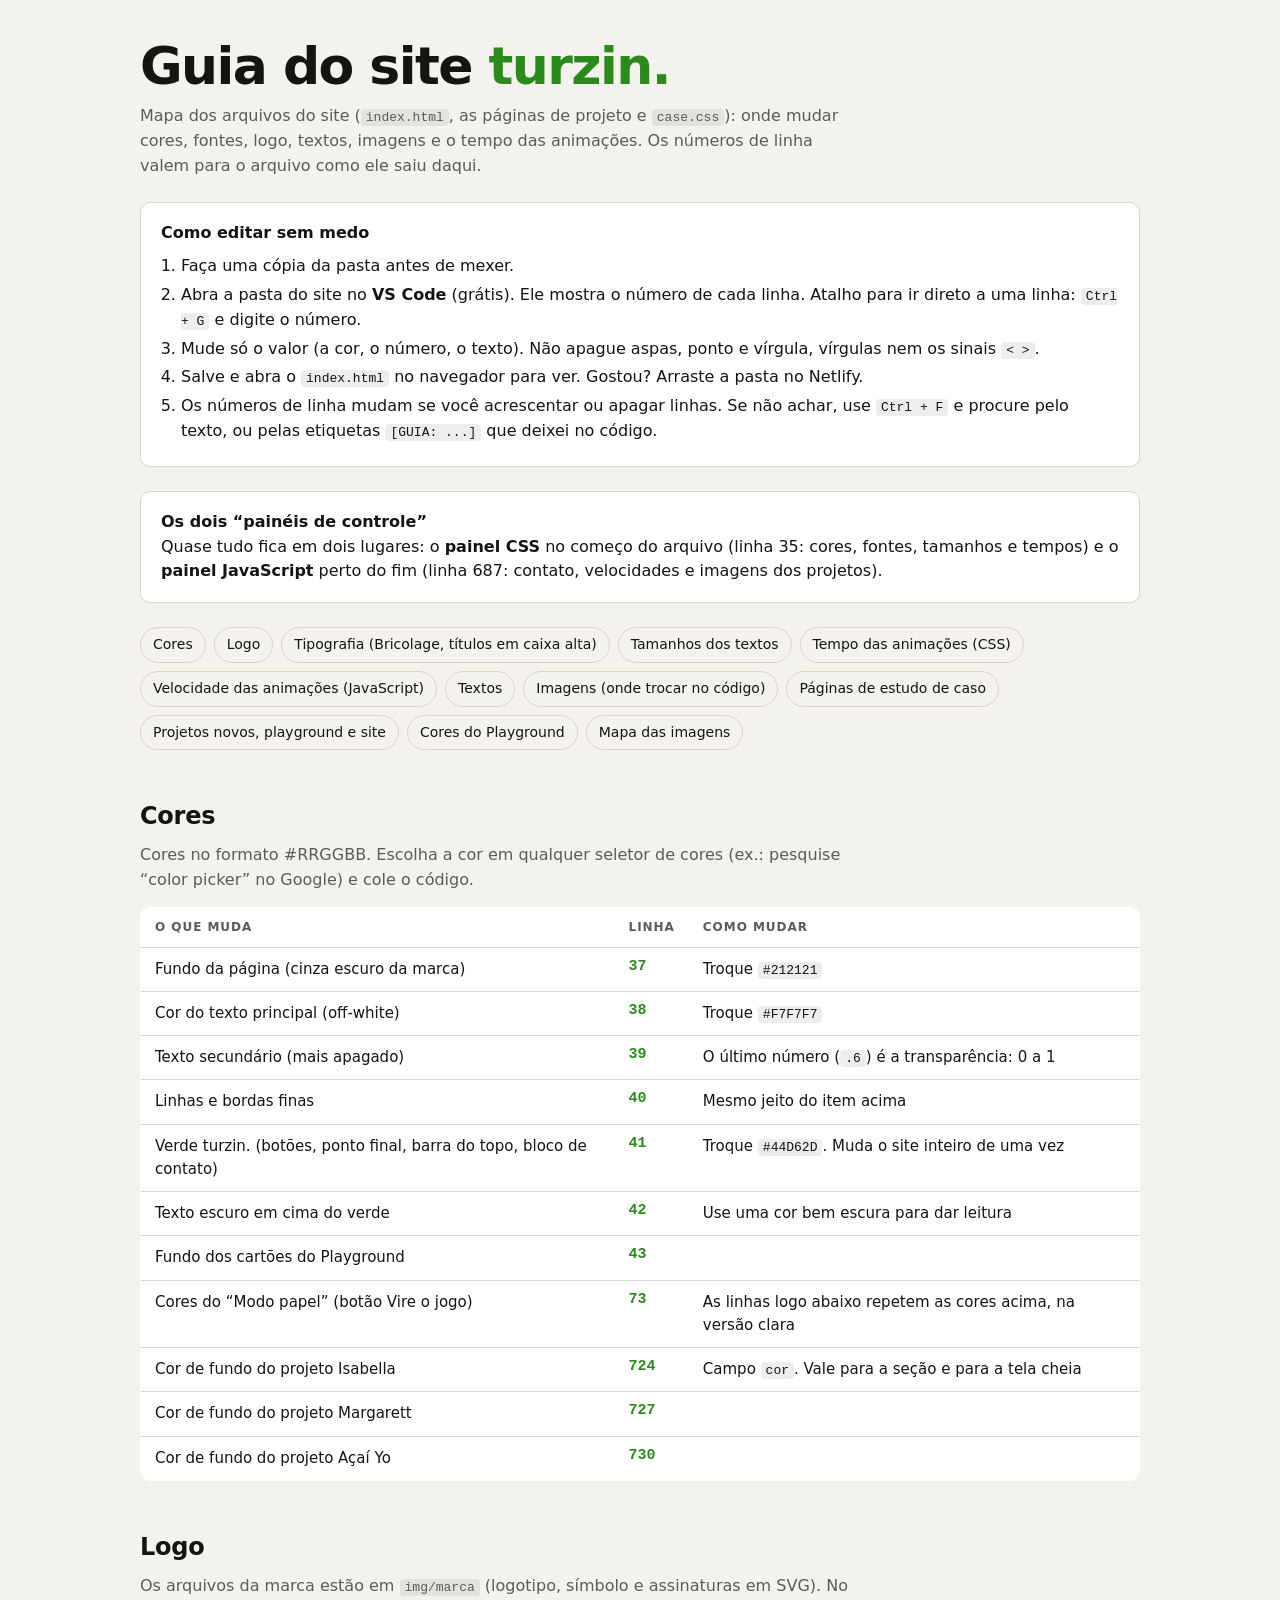
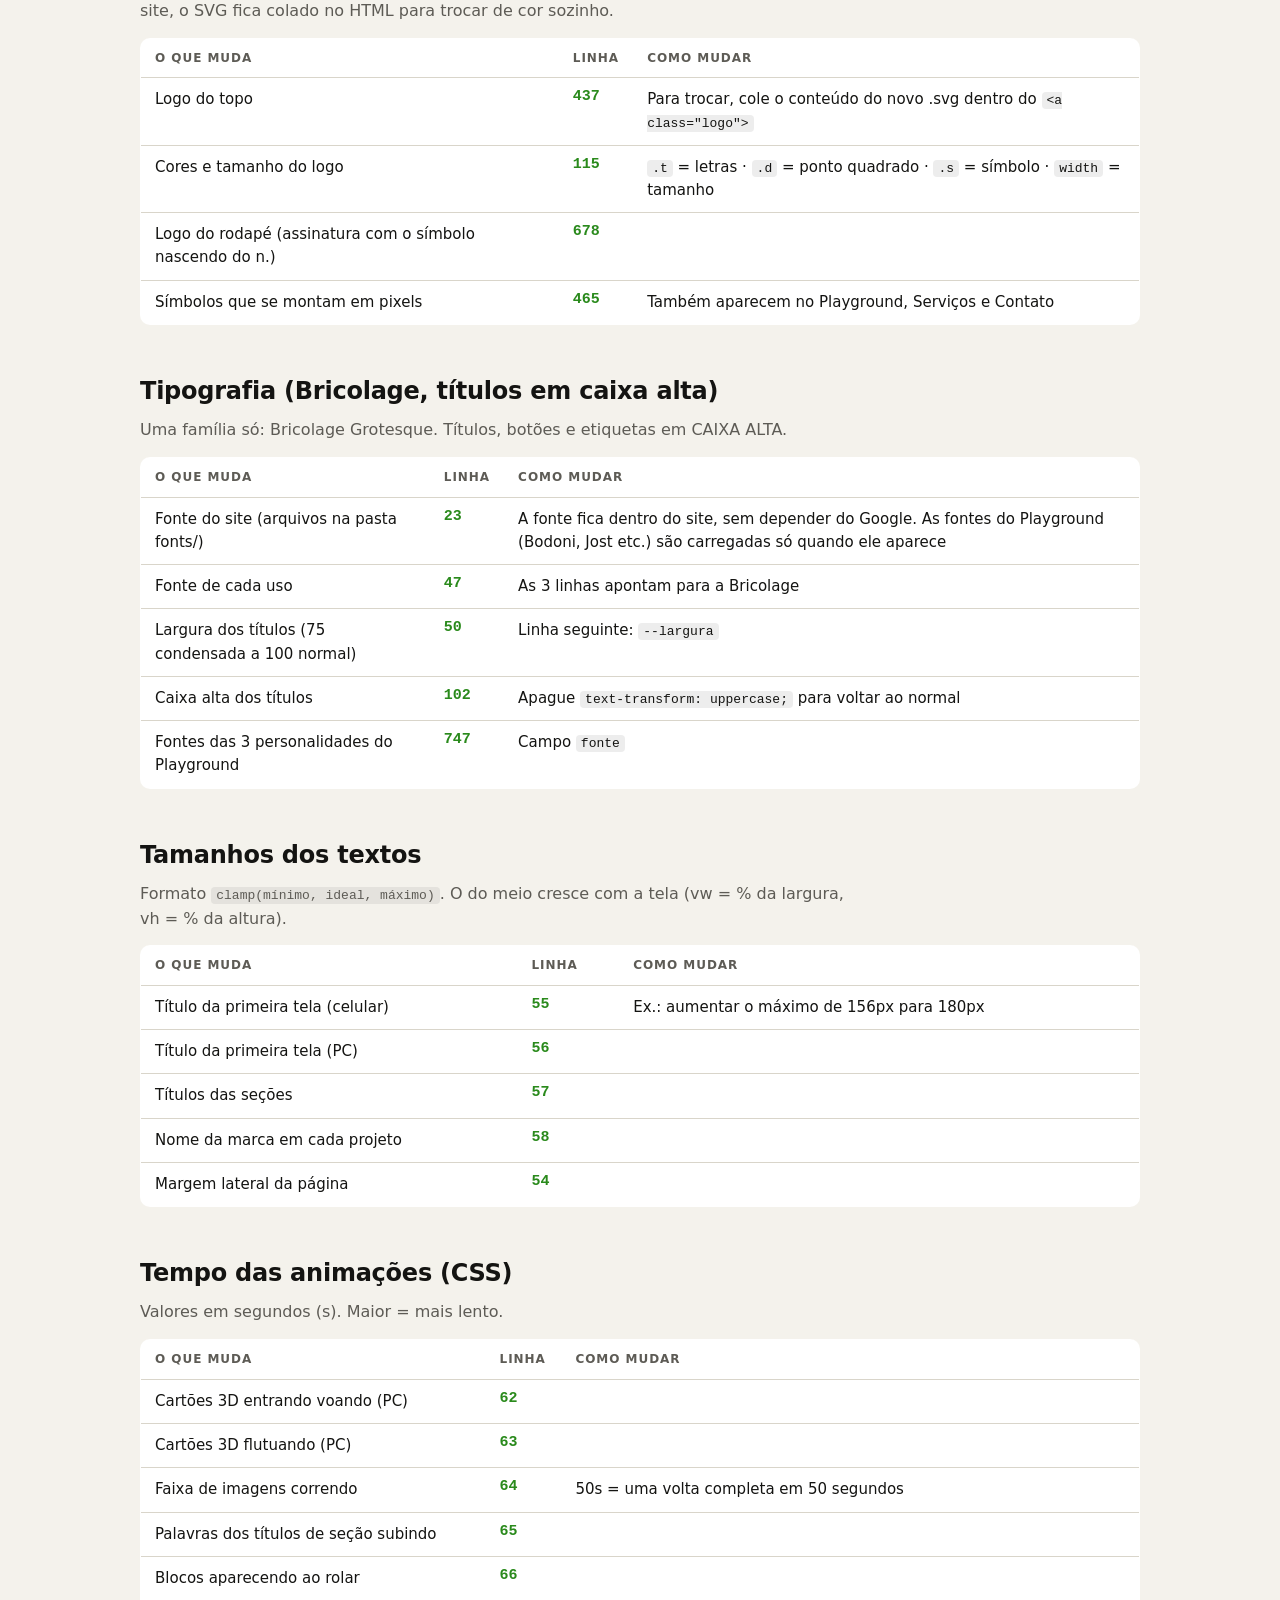
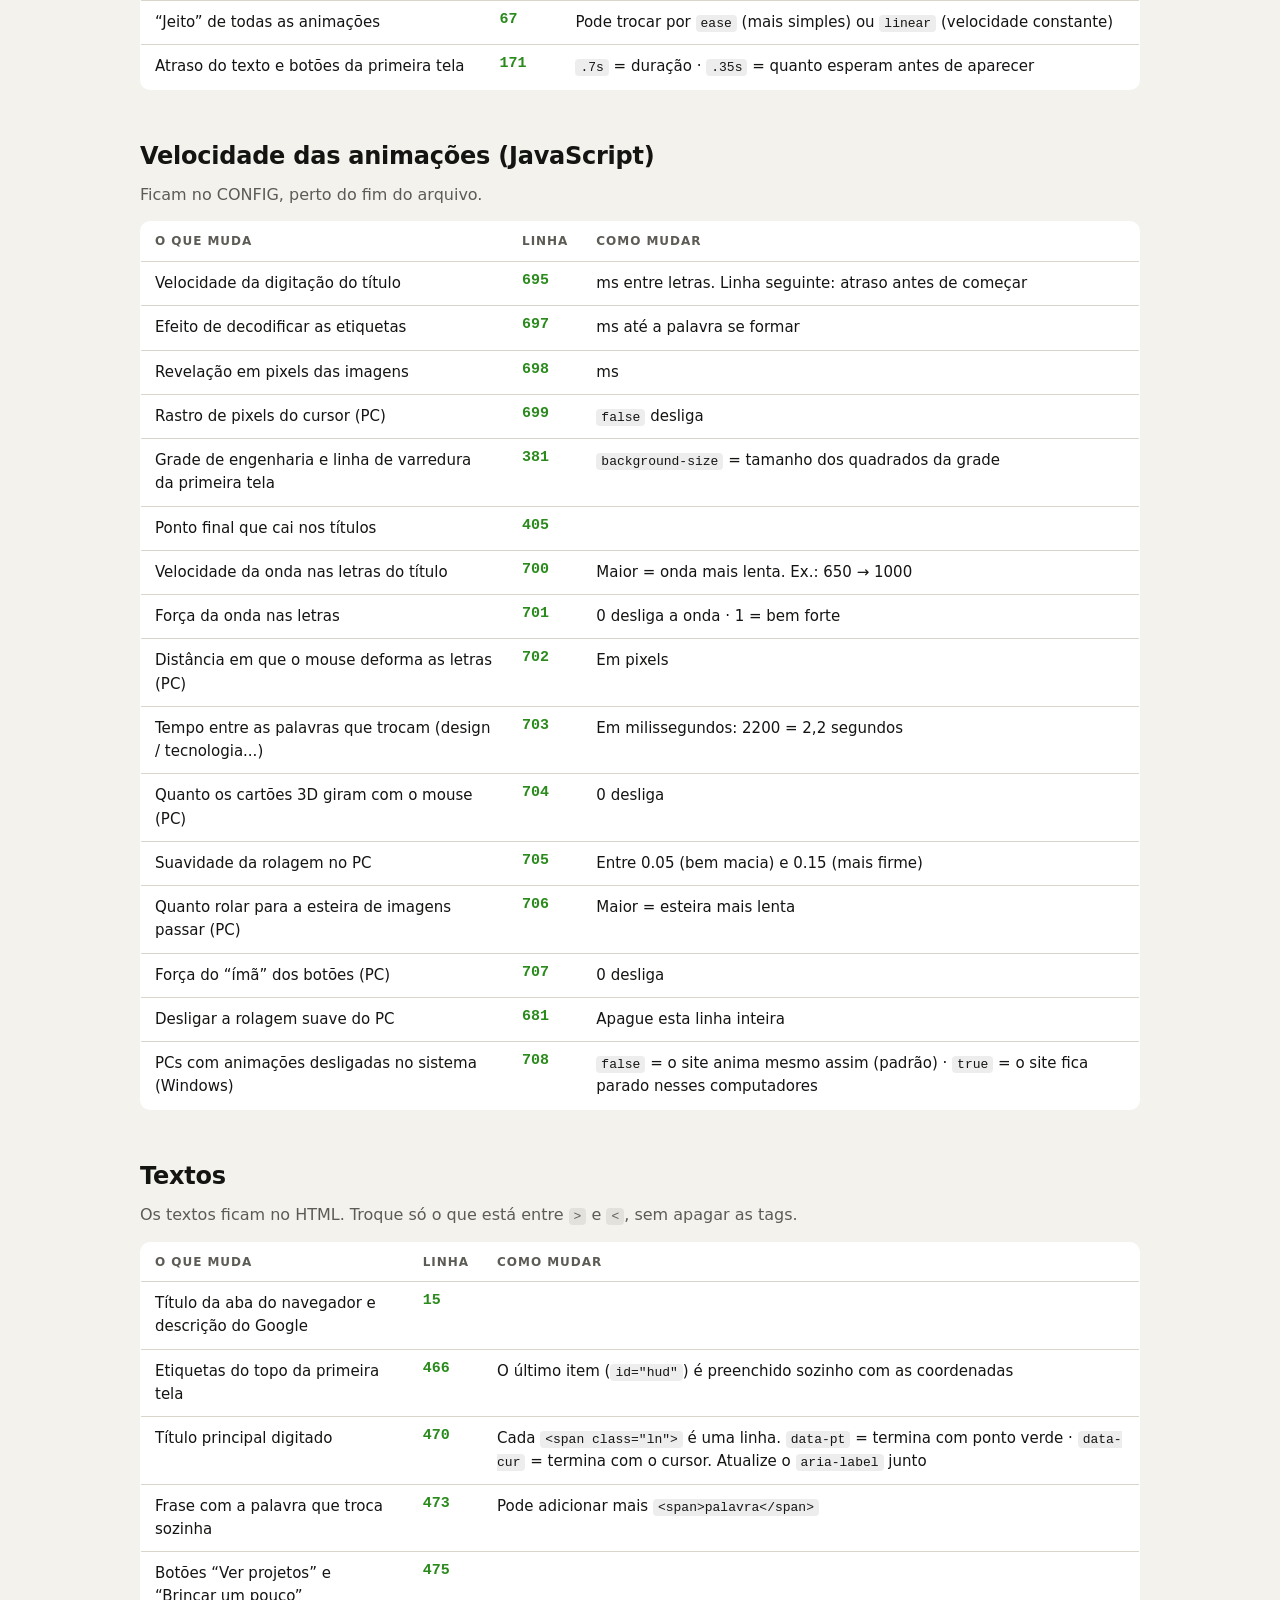
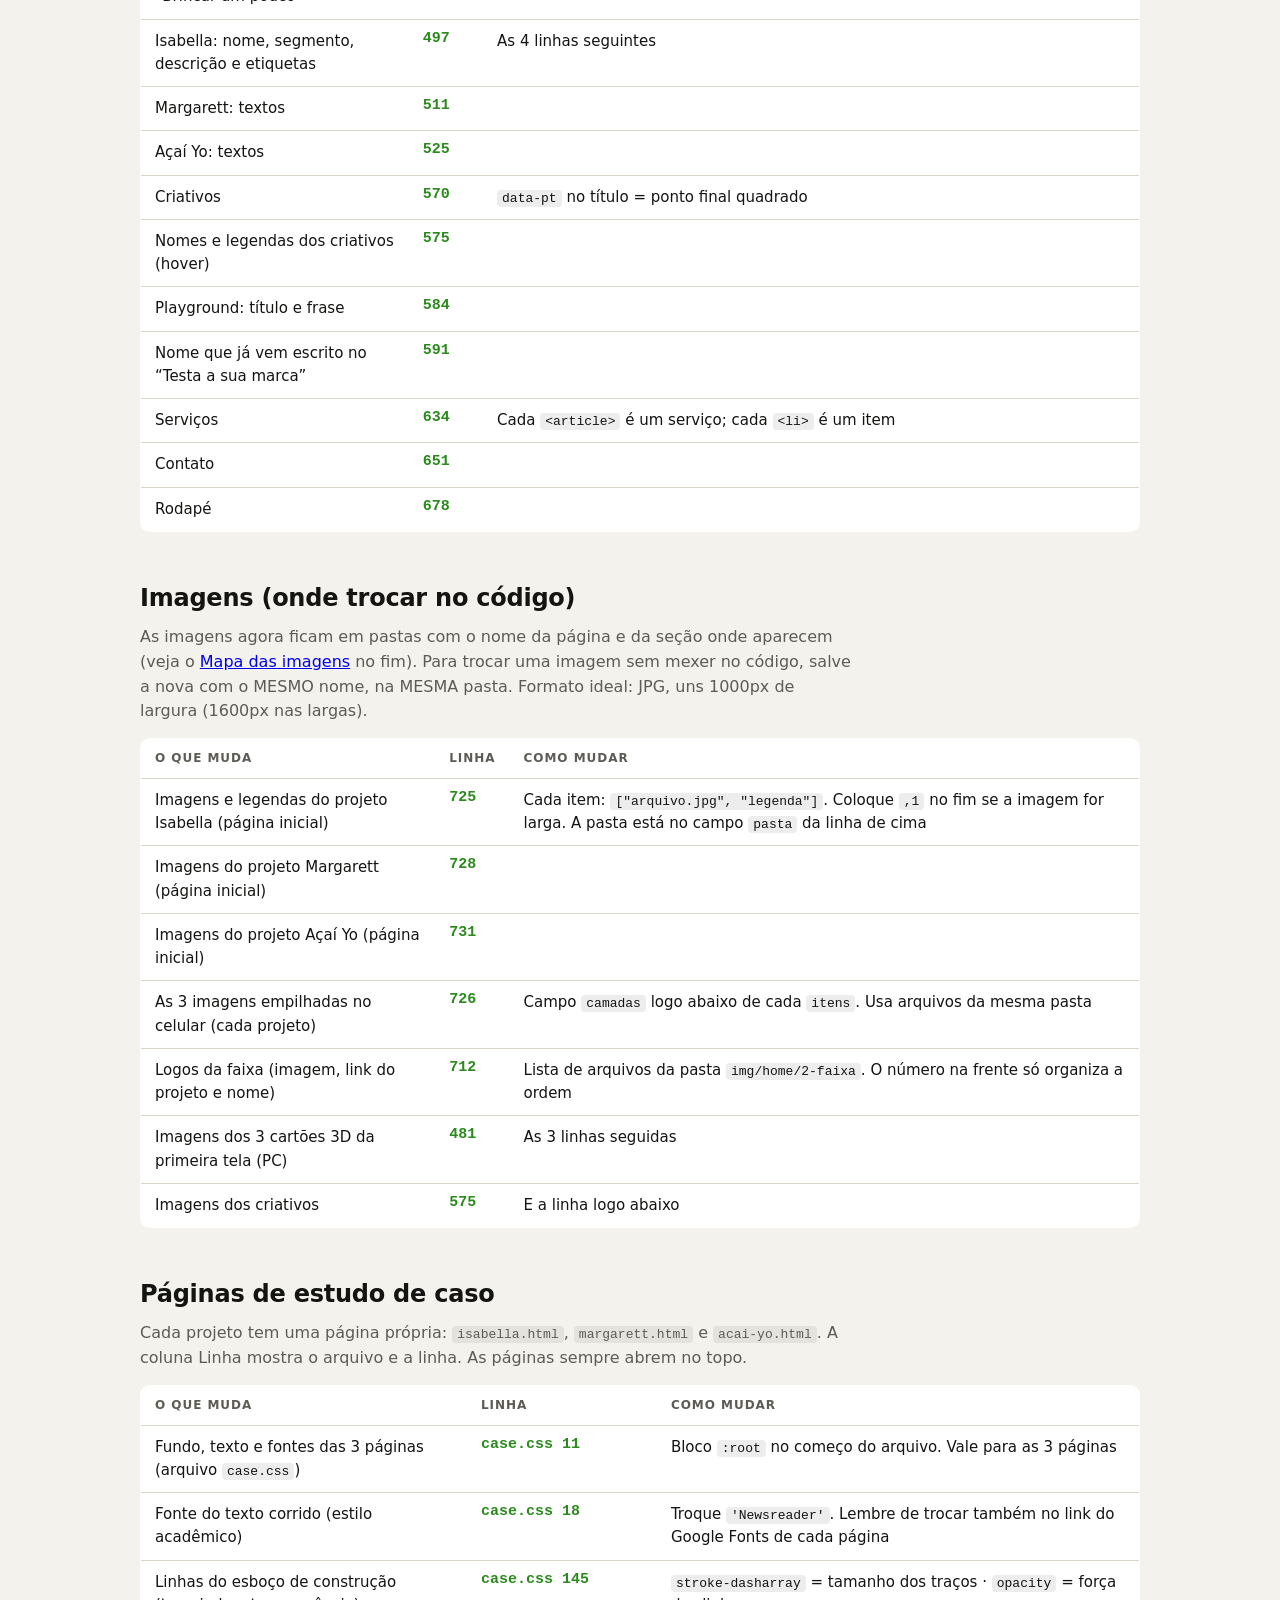
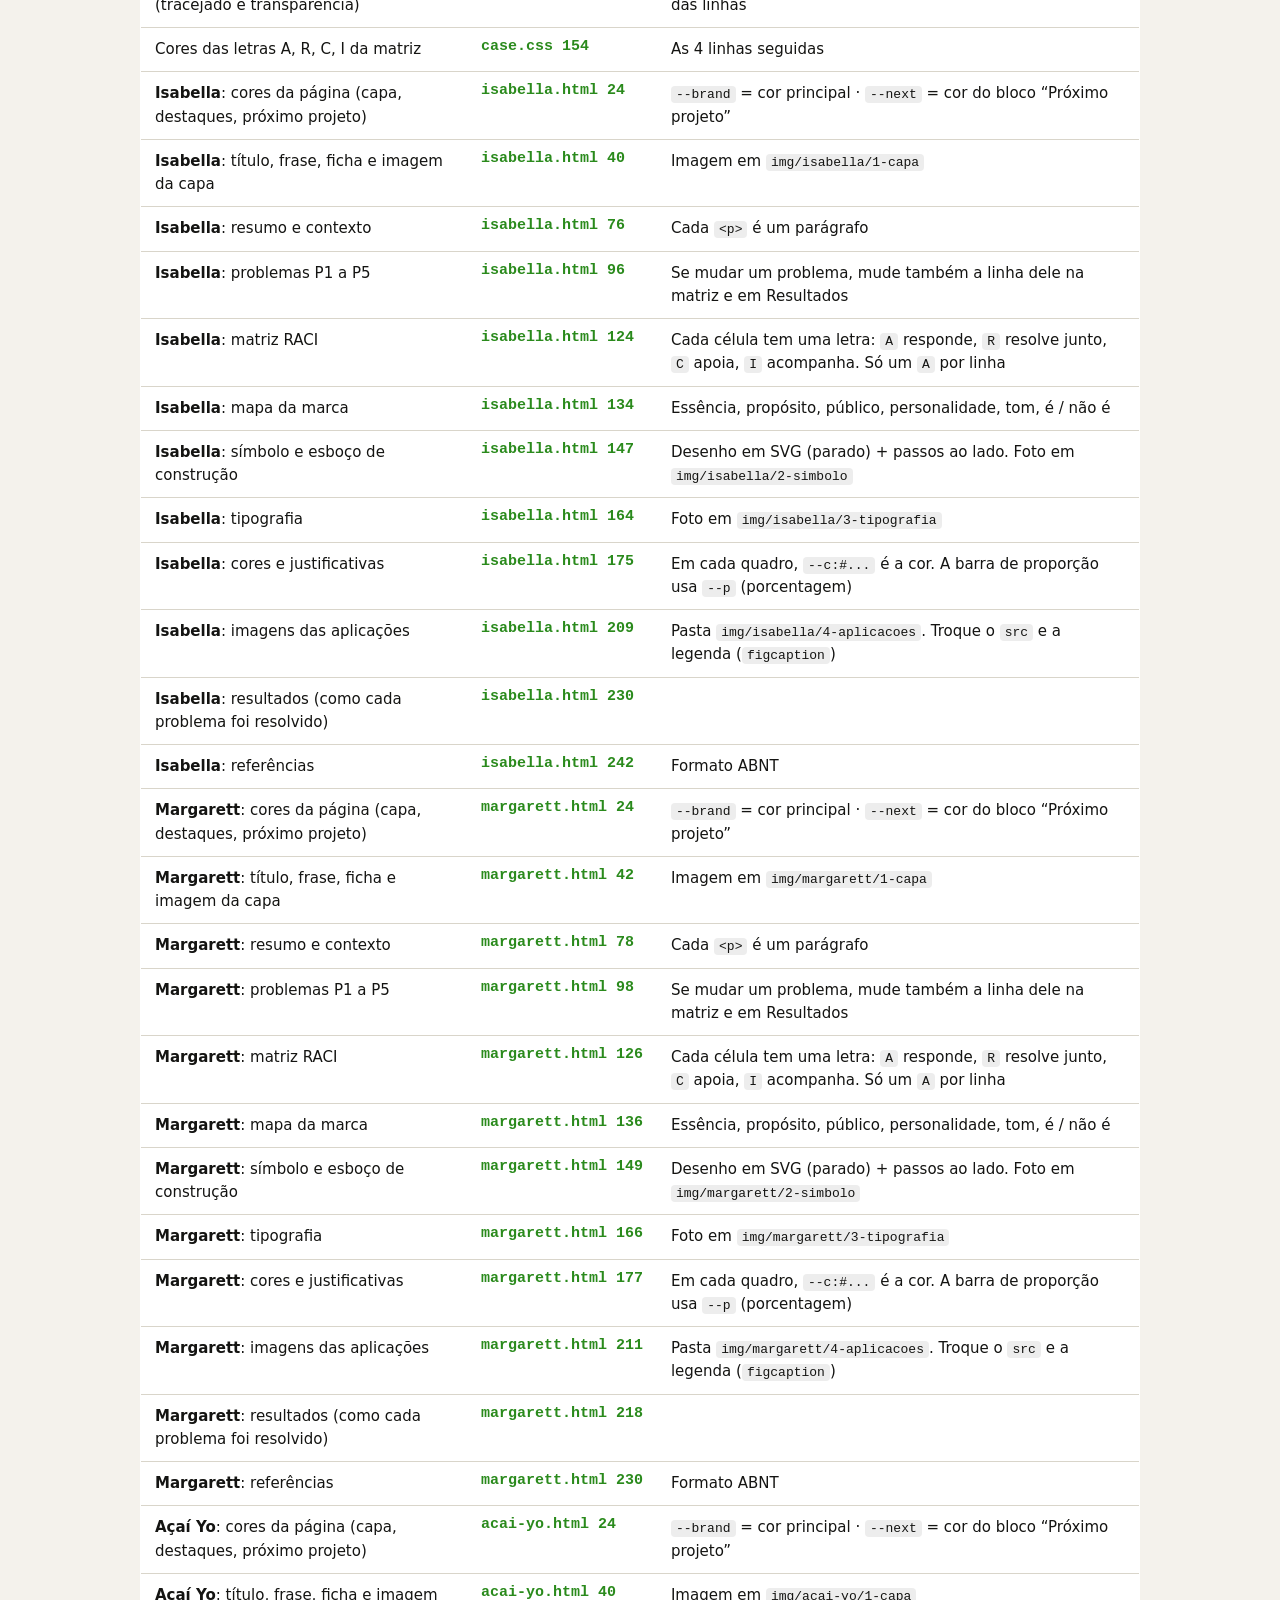
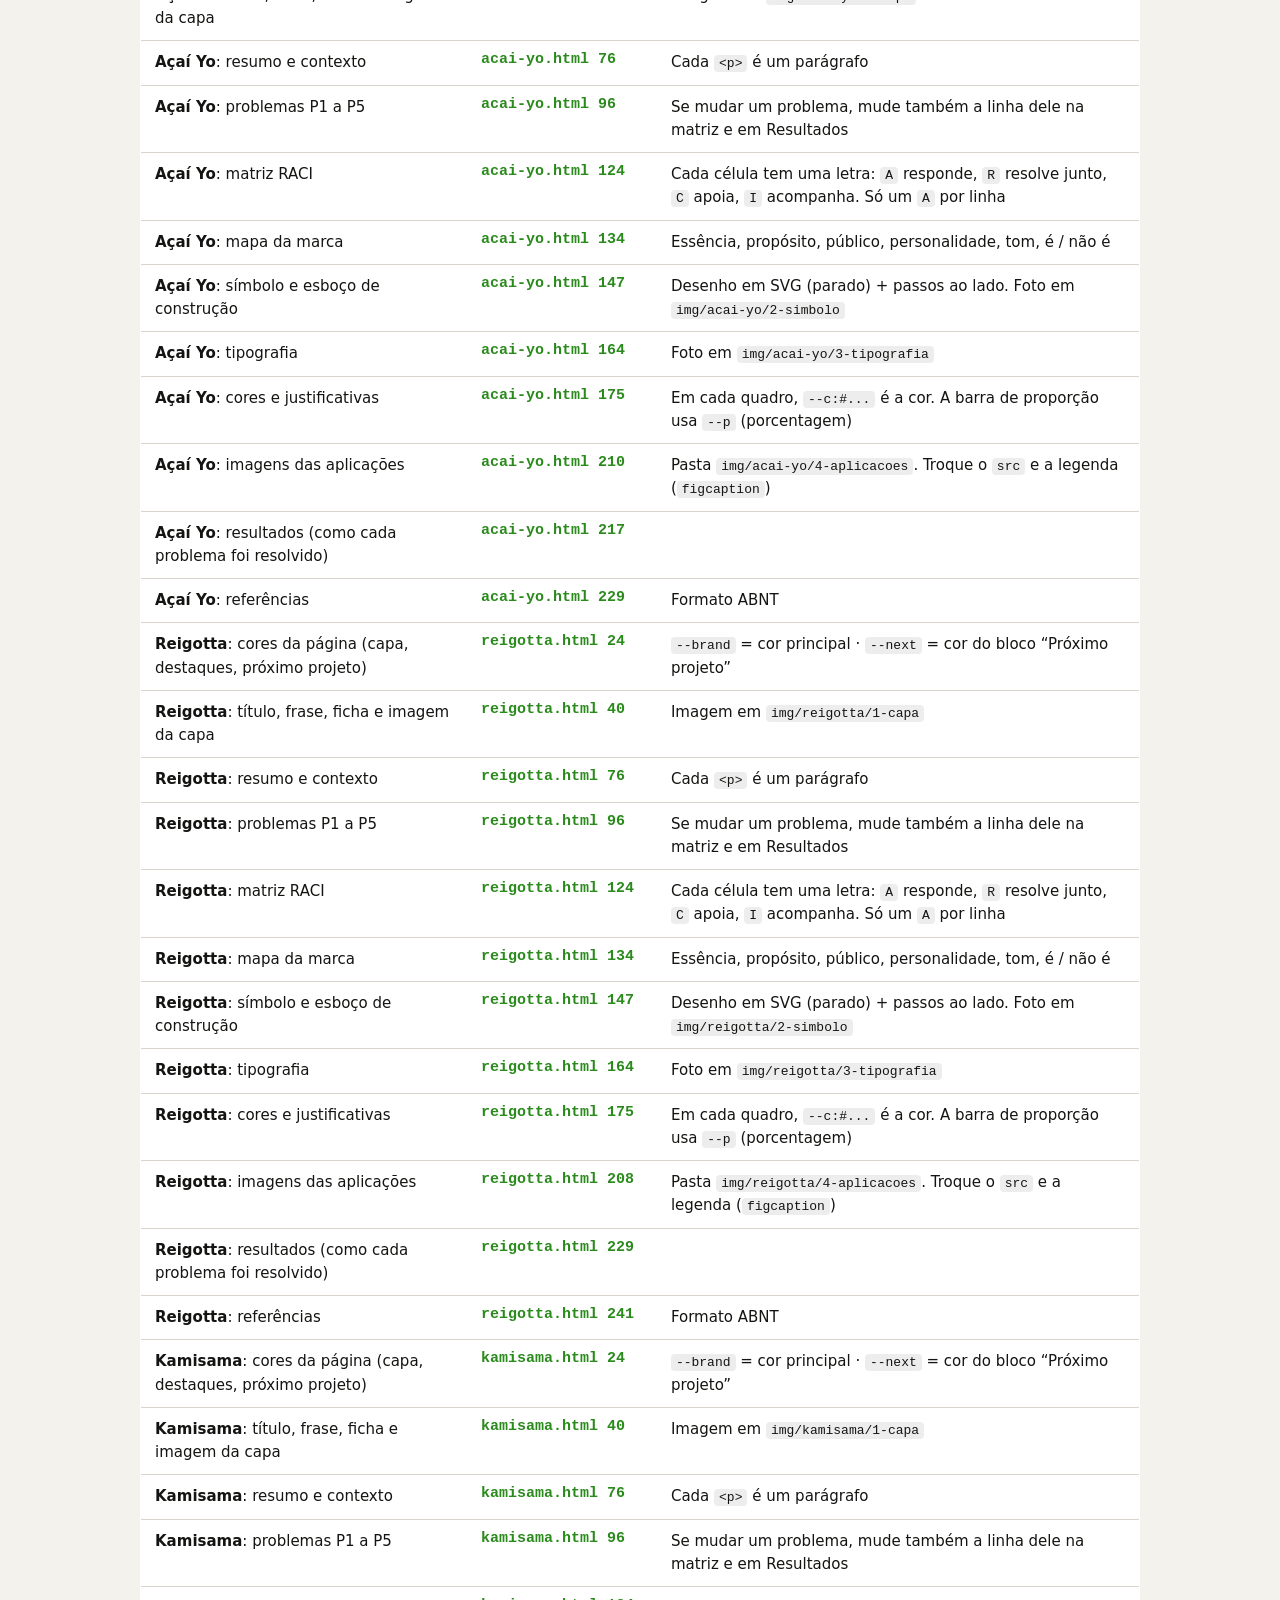
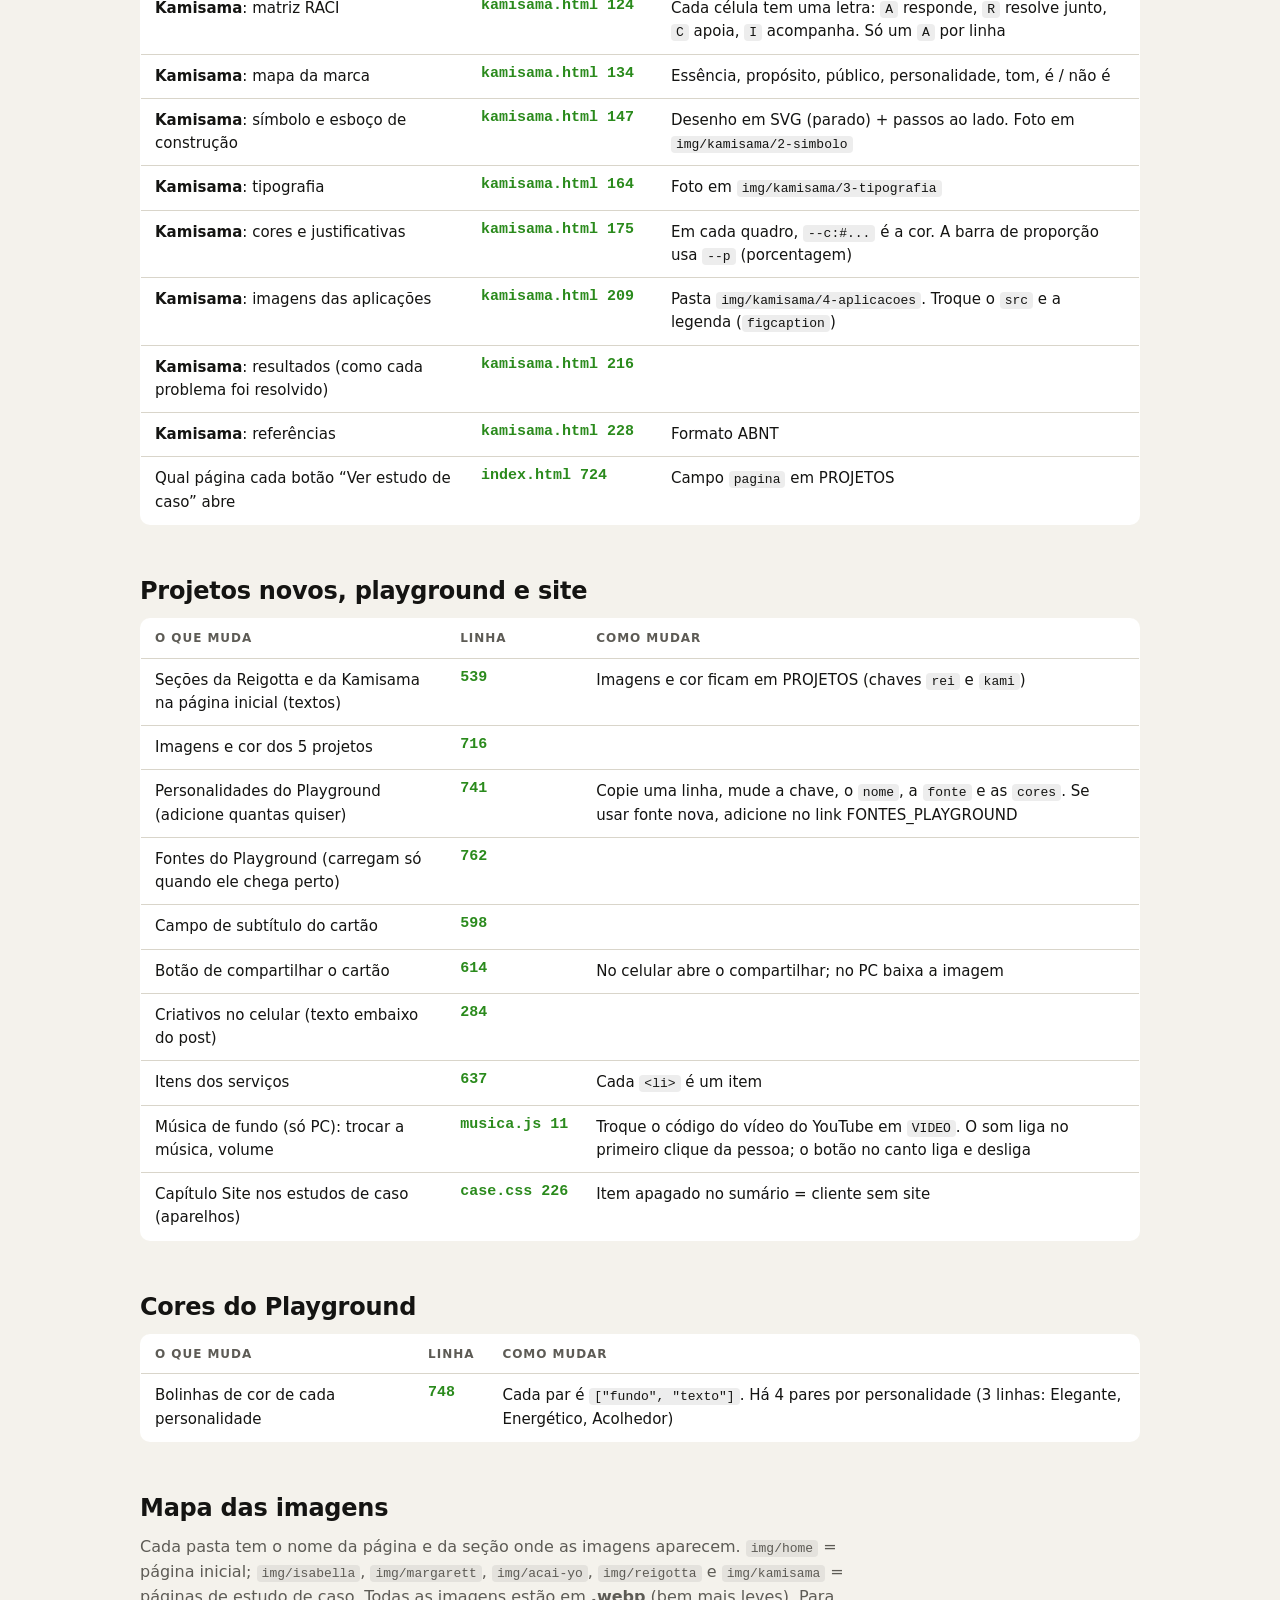
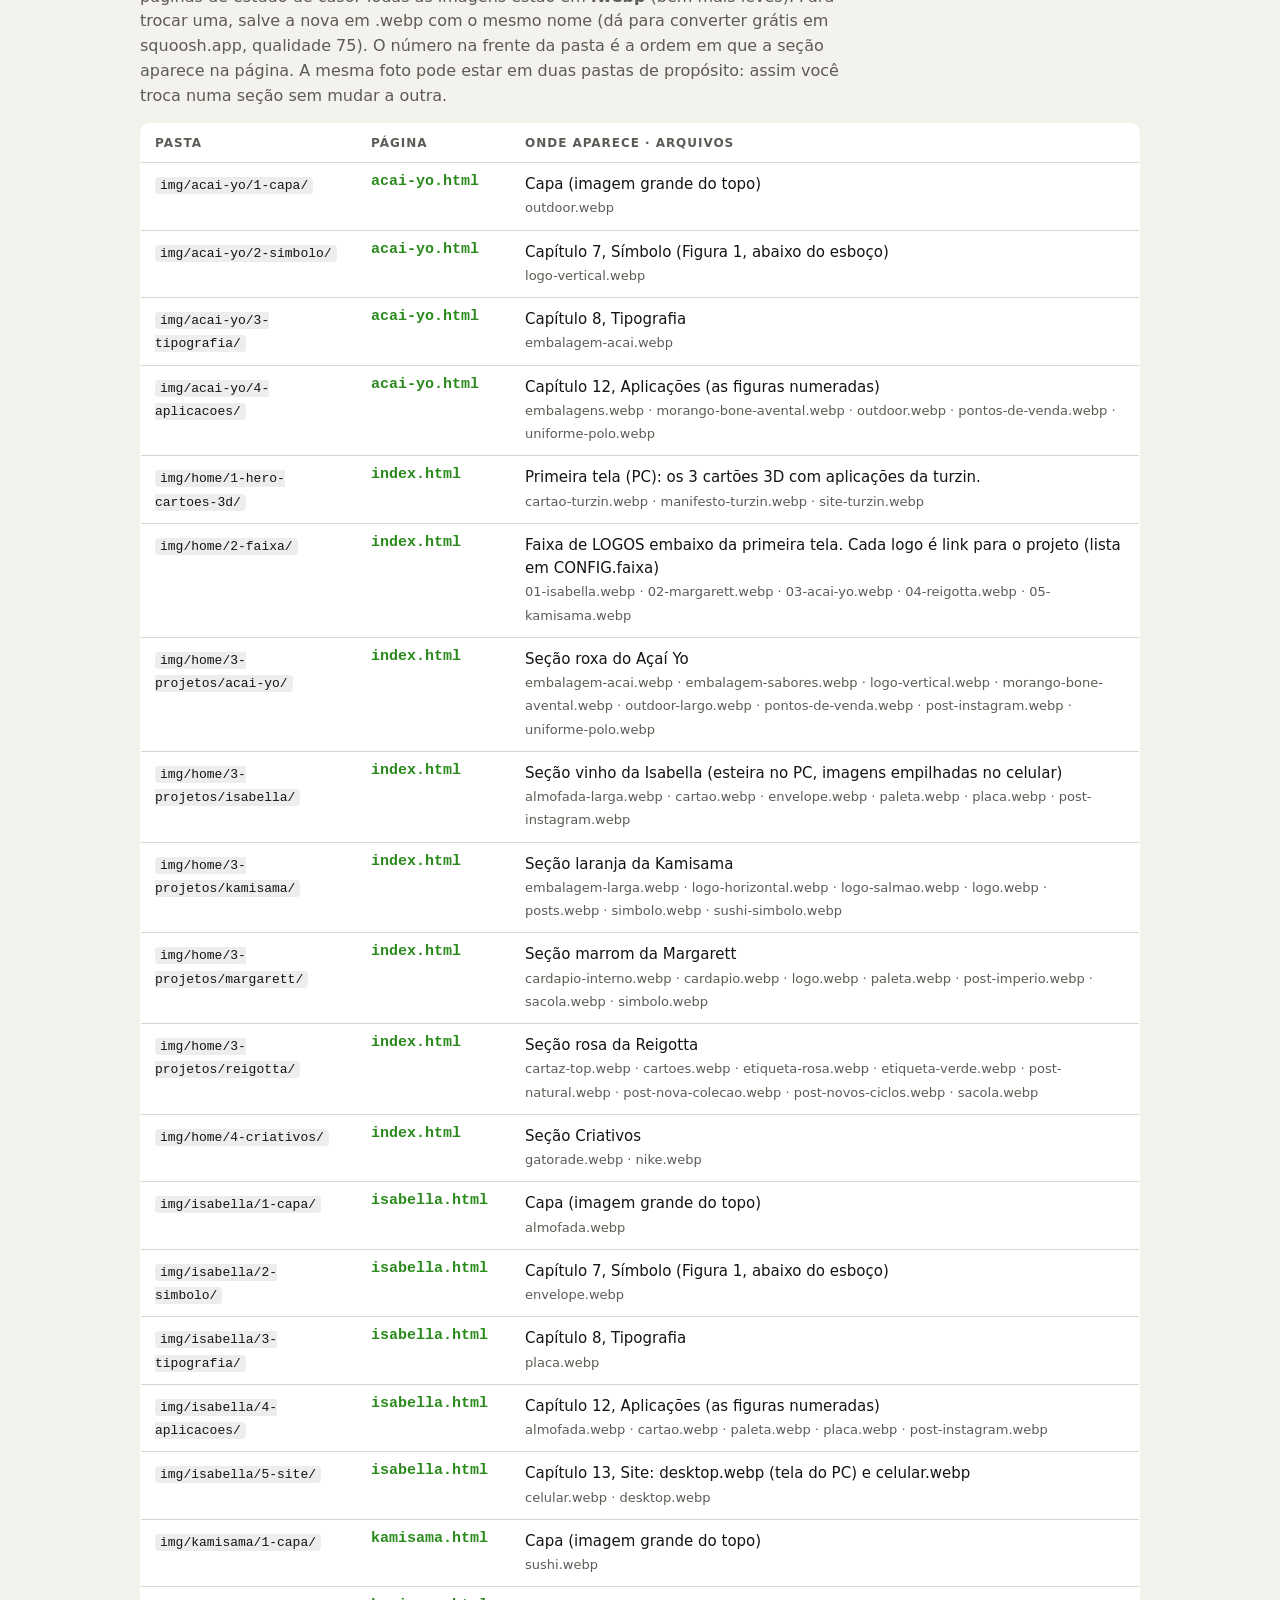
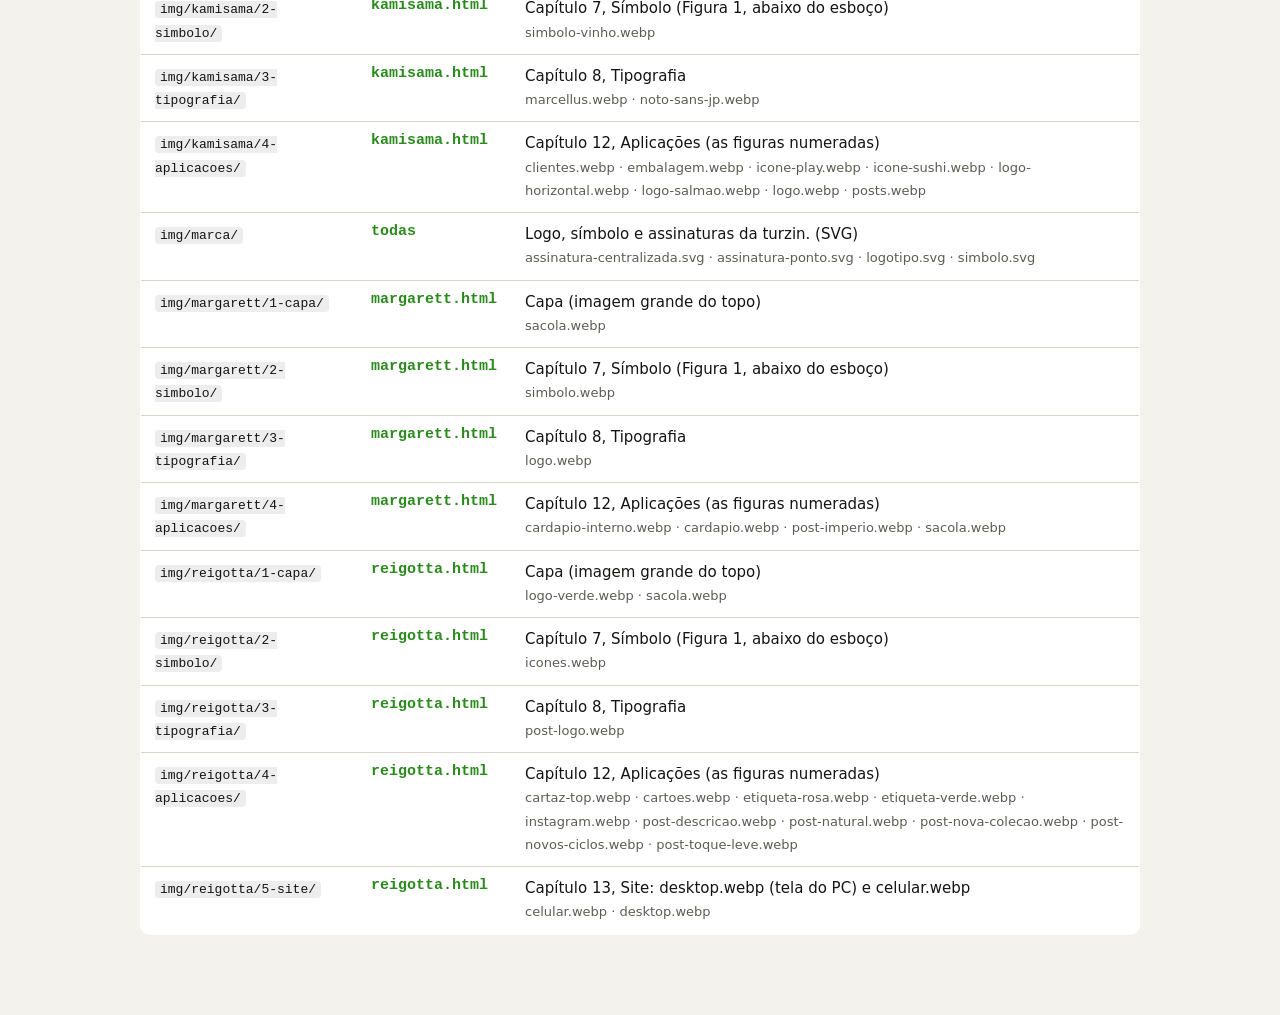
<file: GUIA-DO-SITE.html>
<!doctype html>
<html lang="pt-BR"><head><meta charset="utf-8"><meta name="viewport" content="width=device-width, initial-scale=1">
<title>Guia do site turzin.</title>
<style>
:root { --bg:#f4f2ec; --fg:#141412; --mute:#5d5b55; --line:#d9d5ca; --ac:#2a8a1c; --card:#fff; }
@media (prefers-color-scheme: dark) { :root { --bg:#0f0f0e; --fg:#f1efe8; --mute:#a8a59c; --line:#2b2a27; --ac:#44D62D; --card:#171715; } }
* { box-sizing:border-box }
body { margin:0; background:var(--bg); color:var(--fg); font:16px/1.55 system-ui,-apple-system,"Segoe UI",sans-serif; padding:40px clamp(16px,4vw,48px) 80px; }
main { max-width:1000px; margin:0 auto; }
h1 { font-size:clamp(32px,5vw,52px); line-height:1; letter-spacing:-.03em; margin:0 0 12px; }
h1 span { color:var(--ac); }
h2 { font-size:24px; margin:48px 0 8px; letter-spacing:-.01em; }
p { max-width:70ch; }
.intro { color:var(--mute); margin:0 0 14px; }
.box { background:var(--card); border:1px solid var(--line); border-radius:10px; padding:18px 20px; margin:24px 0; }
.box ol { margin:8px 0 0; padding-left:20px; } .box li { margin:4px 0; }
nav { display:flex; flex-wrap:wrap; gap:8px; margin:20px 0 8px; }
nav a { border:1px solid var(--line); border-radius:99px; padding:6px 12px; text-decoration:none; color:inherit; font-size:14px; }
nav a:hover { border-color:var(--ac); }
.tw { overflow-x:auto; }
table { width:100%; border-collapse:collapse; background:var(--card); border:1px solid var(--line); border-radius:10px; overflow:hidden; font-size:15px; }
th, td { text-align:left; padding:10px 14px; border-bottom:1px solid var(--line); vertical-align:top; }
th { font-size:12px; text-transform:uppercase; letter-spacing:.08em; color:var(--mute); }
td.ln { font:600 15px ui-monospace,Menlo,Consolas,monospace; color:var(--ac); white-space:nowrap; font-variant-numeric:tabular-nums; }
tr:last-child td { border-bottom:0; }
.files { color:var(--mute); font-size:13px; }
code { font:13px ui-monospace,Menlo,Consolas,monospace; background:rgba(127,127,127,.14); padding:1px 5px; border-radius:4px; }
</style></head><body><main>
<h1>Guia do site <span class='nocaps'>turzin.</span></h1>
<p class="intro">Mapa dos arquivos do site (<code>index.html</code>, as páginas de projeto e <code>case.css</code>): onde mudar cores, fontes, logo, textos, imagens e o tempo das animações. Os números de linha valem para o arquivo como ele saiu daqui.</p>

<div class="box"><b>Como editar sem medo</b>
<ol>
<li>Faça uma cópia da pasta antes de mexer.</li>
<li>Abra a pasta do site no <b>VS Code</b> (grátis). Ele mostra o número de cada linha. Atalho para ir direto a uma linha: <code>Ctrl + G</code> e digite o número.</li>
<li>Mude só o valor (a cor, o número, o texto). Não apague aspas, ponto e vírgula, vírgulas nem os sinais <code>&lt; &gt;</code>.</li>
<li>Salve e abra o <code>index.html</code> no navegador para ver. Gostou? Arraste a pasta no Netlify.</li>
<li>Os números de linha mudam se você acrescentar ou apagar linhas. Se não achar, use <code>Ctrl + F</code> e procure pelo texto, ou pelas etiquetas <code>[GUIA: ...]</code> que deixei no código.</li>
</ol></div>

<div class="box"><b>Os dois “painéis de controle”</b><br>
Quase tudo fica em dois lugares: o <b>painel CSS</b> no começo do arquivo (linha 35: cores, fontes, tamanhos e tempos) e o <b>painel JavaScript</b> perto do fim (linha 687: contato, velocidades e imagens dos projetos).</div>

<nav><a href="#s0">Cores</a><a href="#s1">Logo</a><a href="#s2">Tipografia (Bricolage, títulos em caixa alta)</a><a href="#s3">Tamanhos dos textos</a><a href="#s4">Tempo das animações (CSS)</a><a href="#s5">Velocidade das animações (JavaScript)</a><a href="#s6">Textos</a><a href="#s7">Imagens (onde trocar no código)</a><a href="#s8">Páginas de estudo de caso</a><a href="#s9">Projetos novos, playground e site</a><a href="#s10">Cores do Playground</a><a href="#mapa-img">Mapa das imagens</a></nav>
<section id="s0"><h2>Cores</h2><p class="intro">Cores no formato #RRGGBB. Escolha a cor em qualquer seletor de cores (ex.: pesquise “color picker” no Google) e cole o código.</p><div class="tw"><table><thead><tr><th>O que muda</th><th>Linha</th><th>Como mudar</th></tr></thead><tbody><tr><td>Fundo da página (cinza escuro da marca)</td><td class="ln">37</td><td>Troque <code>#212121</code></td></tr><tr><td>Cor do texto principal (off-white)</td><td class="ln">38</td><td>Troque <code>#F7F7F7</code></td></tr><tr><td>Texto secundário (mais apagado)</td><td class="ln">39</td><td>O último número (<code>.6</code>) é a transparência: 0 a 1</td></tr><tr><td>Linhas e bordas finas</td><td class="ln">40</td><td>Mesmo jeito do item acima</td></tr><tr><td>Verde turzin. (botões, ponto final, barra do topo, bloco de contato)</td><td class="ln">41</td><td>Troque <code>#44D62D</code>. Muda o site inteiro de uma vez</td></tr><tr><td>Texto escuro em cima do verde</td><td class="ln">42</td><td>Use uma cor bem escura para dar leitura</td></tr><tr><td>Fundo dos cartões do Playground</td><td class="ln">43</td><td></td></tr><tr><td>Cores do “Modo papel” (botão Vire o jogo)</td><td class="ln">73</td><td>As linhas logo abaixo repetem as cores acima, na versão clara</td></tr><tr><td>Cor de fundo do projeto Isabella</td><td class="ln">724</td><td>Campo <code>cor</code>. Vale para a seção e para a tela cheia</td></tr><tr><td>Cor de fundo do projeto Margarett</td><td class="ln">727</td><td></td></tr><tr><td>Cor de fundo do projeto Açaí Yo</td><td class="ln">730</td><td></td></tr></tbody></table></div></section><section id="s1"><h2>Logo</h2><p class="intro">Os arquivos da marca estão em <code>img/marca</code> (logotipo, símbolo e assinaturas em SVG). No site, o SVG fica colado no HTML para trocar de cor sozinho.</p><div class="tw"><table><thead><tr><th>O que muda</th><th>Linha</th><th>Como mudar</th></tr></thead><tbody><tr><td>Logo do topo</td><td class="ln">437</td><td>Para trocar, cole o conteúdo do novo .svg dentro do <code>&lt;a class="logo"&gt;</code></td></tr><tr><td>Cores e tamanho do logo</td><td class="ln">115</td><td><code>.t</code> = letras · <code>.d</code> = ponto quadrado · <code>.s</code> = símbolo · <code>width</code> = tamanho</td></tr><tr><td>Logo do rodapé (assinatura com o símbolo nascendo do n.)</td><td class="ln">678</td><td></td></tr><tr><td>Símbolos que se montam em pixels</td><td class="ln">465</td><td>Também aparecem no Playground, Serviços e Contato</td></tr></tbody></table></div></section><section id="s2"><h2>Tipografia (Bricolage, títulos em caixa alta)</h2><p class="intro">Uma família só: Bricolage Grotesque. Títulos, botões e etiquetas em CAIXA ALTA.</p><div class="tw"><table><thead><tr><th>O que muda</th><th>Linha</th><th>Como mudar</th></tr></thead><tbody><tr><td>Fonte do site (arquivos na pasta fonts/)</td><td class="ln">23</td><td>A fonte fica dentro do site, sem depender do Google. As fontes do Playground (Bodoni, Jost etc.) são carregadas só quando ele aparece</td></tr><tr><td>Fonte de cada uso</td><td class="ln">47</td><td>As 3 linhas apontam para a Bricolage</td></tr><tr><td>Largura dos títulos (75 condensada a 100 normal)</td><td class="ln">50</td><td>Linha seguinte: <code>--largura</code></td></tr><tr><td>Caixa alta dos títulos</td><td class="ln">102</td><td>Apague <code>text-transform: uppercase;</code> para voltar ao normal</td></tr><tr><td>Fontes das 3 personalidades do Playground</td><td class="ln">747</td><td>Campo <code>fonte</code></td></tr></tbody></table></div></section><section id="s3"><h2>Tamanhos dos textos</h2><p class="intro">Formato <code>clamp(mínimo, ideal, máximo)</code>. O do meio cresce com a tela (vw = % da largura, vh = % da altura).</p><div class="tw"><table><thead><tr><th>O que muda</th><th>Linha</th><th>Como mudar</th></tr></thead><tbody><tr><td>Título da primeira tela (celular)</td><td class="ln">55</td><td>Ex.: aumentar o máximo de 156px para 180px</td></tr><tr><td>Título da primeira tela (PC)</td><td class="ln">56</td><td></td></tr><tr><td>Títulos das seções</td><td class="ln">57</td><td></td></tr><tr><td>Nome da marca em cada projeto</td><td class="ln">58</td><td></td></tr><tr><td>Margem lateral da página</td><td class="ln">54</td><td></td></tr></tbody></table></div></section><section id="s4"><h2>Tempo das animações (CSS)</h2><p class="intro">Valores em segundos (s). Maior = mais lento.</p><div class="tw"><table><thead><tr><th>O que muda</th><th>Linha</th><th>Como mudar</th></tr></thead><tbody><tr><td>Cartões 3D entrando voando (PC)</td><td class="ln">62</td><td></td></tr><tr><td>Cartões 3D flutuando (PC)</td><td class="ln">63</td><td></td></tr><tr><td>Faixa de imagens correndo</td><td class="ln">64</td><td>50s = uma volta completa em 50 segundos</td></tr><tr><td>Palavras dos títulos de seção subindo</td><td class="ln">65</td><td></td></tr><tr><td>Blocos aparecendo ao rolar</td><td class="ln">66</td><td></td></tr><tr><td>“Jeito” de todas as animações</td><td class="ln">67</td><td>Pode trocar por <code>ease</code> (mais simples) ou <code>linear</code> (velocidade constante)</td></tr><tr><td>Atraso do texto e botões da primeira tela</td><td class="ln">171</td><td><code>.7s</code> = duração · <code>.35s</code> = quanto esperam antes de aparecer</td></tr></tbody></table></div></section><section id="s5"><h2>Velocidade das animações (JavaScript)</h2><p class="intro">Ficam no CONFIG, perto do fim do arquivo.</p><div class="tw"><table><thead><tr><th>O que muda</th><th>Linha</th><th>Como mudar</th></tr></thead><tbody><tr><td>Velocidade da digitação do título</td><td class="ln">695</td><td>ms entre letras. Linha seguinte: atraso antes de começar</td></tr><tr><td>Efeito de decodificar as etiquetas</td><td class="ln">697</td><td>ms até a palavra se formar</td></tr><tr><td>Revelação em pixels das imagens</td><td class="ln">698</td><td>ms</td></tr><tr><td>Rastro de pixels do cursor (PC)</td><td class="ln">699</td><td><code>false</code> desliga</td></tr><tr><td>Grade de engenharia e linha de varredura da primeira tela</td><td class="ln">381</td><td><code>background-size</code> = tamanho dos quadrados da grade</td></tr><tr><td>Ponto final que cai nos títulos</td><td class="ln">405</td><td></td></tr><tr><td>Velocidade da onda nas letras do título</td><td class="ln">700</td><td>Maior = onda mais lenta. Ex.: 650 → 1000</td></tr><tr><td>Força da onda nas letras</td><td class="ln">701</td><td>0 desliga a onda · 1 = bem forte</td></tr><tr><td>Distância em que o mouse deforma as letras (PC)</td><td class="ln">702</td><td>Em pixels</td></tr><tr><td>Tempo entre as palavras que trocam (design / tecnologia...)</td><td class="ln">703</td><td>Em milissegundos: 2200 = 2,2 segundos</td></tr><tr><td>Quanto os cartões 3D giram com o mouse (PC)</td><td class="ln">704</td><td>0 desliga</td></tr><tr><td>Suavidade da rolagem no PC</td><td class="ln">705</td><td>Entre 0.05 (bem macia) e 0.15 (mais firme)</td></tr><tr><td>Quanto rolar para a esteira de imagens passar (PC)</td><td class="ln">706</td><td>Maior = esteira mais lenta</td></tr><tr><td>Força do “ímã” dos botões (PC)</td><td class="ln">707</td><td>0 desliga</td></tr><tr><td>Desligar a rolagem suave do PC</td><td class="ln">681</td><td>Apague esta linha inteira</td></tr><tr><td>PCs com animações desligadas no sistema (Windows)</td><td class="ln">708</td><td><code>false</code> = o site anima mesmo assim (padrão) · <code>true</code> = o site fica parado nesses computadores</td></tr></tbody></table></div></section><section id="s6"><h2>Textos</h2><p class="intro">Os textos ficam no HTML. Troque só o que está entre <code>&gt;</code> e <code>&lt;</code>, sem apagar as tags.</p><div class="tw"><table><thead><tr><th>O que muda</th><th>Linha</th><th>Como mudar</th></tr></thead><tbody><tr><td>Título da aba do navegador e descrição do Google</td><td class="ln">15</td><td></td></tr><tr><td>Etiquetas do topo da primeira tela</td><td class="ln">466</td><td>O último item (<code>id="hud"</code>) é preenchido sozinho com as coordenadas</td></tr><tr><td>Título principal digitado</td><td class="ln">470</td><td>Cada <code>&lt;span class="ln"&gt;</code> é uma linha. <code>data-pt</code> = termina com ponto verde · <code>data-cur</code> = termina com o cursor. Atualize o <code>aria-label</code> junto</td></tr><tr><td>Frase com a palavra que troca sozinha</td><td class="ln">473</td><td>Pode adicionar mais <code>&lt;span&gt;palavra&lt;/span&gt;</code></td></tr><tr><td>Botões “Ver projetos” e “Brincar um pouco”</td><td class="ln">475</td><td></td></tr><tr><td>Isabella: nome, segmento, descrição e etiquetas</td><td class="ln">497</td><td>As 4 linhas seguintes</td></tr><tr><td>Margarett: textos</td><td class="ln">511</td><td></td></tr><tr><td>Açaí Yo: textos</td><td class="ln">525</td><td></td></tr><tr><td>Criativos</td><td class="ln">570</td><td><code>data-pt</code> no título = ponto final quadrado</td></tr><tr><td>Nomes e legendas dos criativos (hover)</td><td class="ln">575</td><td></td></tr><tr><td>Playground: título e frase</td><td class="ln">584</td><td></td></tr><tr><td>Nome que já vem escrito no “Testa a sua marca”</td><td class="ln">591</td><td></td></tr><tr><td>Serviços</td><td class="ln">634</td><td>Cada <code>&lt;article&gt;</code> é um serviço; cada <code>&lt;li&gt;</code> é um item</td></tr><tr><td>Contato</td><td class="ln">651</td><td></td></tr><tr><td>Rodapé</td><td class="ln">678</td><td></td></tr></tbody></table></div></section><section id="s7"><h2>Imagens (onde trocar no código)</h2><p class="intro">As imagens agora ficam em pastas com o nome da página e da seção onde aparecem (veja o <a href='#mapa-img'>Mapa das imagens</a> no fim). Para trocar uma imagem sem mexer no código, salve a nova com o MESMO nome, na MESMA pasta. Formato ideal: JPG, uns 1000px de largura (1600px nas largas).</p><div class="tw"><table><thead><tr><th>O que muda</th><th>Linha</th><th>Como mudar</th></tr></thead><tbody><tr><td>Imagens e legendas do projeto Isabella (página inicial)</td><td class="ln">725</td><td>Cada item: <code>["arquivo.jpg", "legenda"]</code>. Coloque <code>,1</code> no fim se a imagem for larga. A pasta está no campo <code>pasta</code> da linha de cima</td></tr><tr><td>Imagens do projeto Margarett (página inicial)</td><td class="ln">728</td><td></td></tr><tr><td>Imagens do projeto Açaí Yo (página inicial)</td><td class="ln">731</td><td></td></tr><tr><td>As 3 imagens empilhadas no celular (cada projeto)</td><td class="ln">726</td><td>Campo <code>camadas</code> logo abaixo de cada <code>itens</code>. Usa arquivos da mesma pasta</td></tr><tr><td>Logos da faixa (imagem, link do projeto e nome)</td><td class="ln">712</td><td>Lista de arquivos da pasta <code>img/home/2-faixa</code>. O número na frente só organiza a ordem</td></tr><tr><td>Imagens dos 3 cartões 3D da primeira tela (PC)</td><td class="ln">481</td><td>As 3 linhas seguidas</td></tr><tr><td>Imagens dos criativos</td><td class="ln">575</td><td>E a linha logo abaixo</td></tr></tbody></table></div></section><section id="s8"><h2>Páginas de estudo de caso</h2><p class="intro">Cada projeto tem uma página própria: <code>isabella.html</code>, <code>margarett.html</code> e <code>acai-yo.html</code>. A coluna Linha mostra o arquivo e a linha. As páginas sempre abrem no topo.</p><div class="tw"><table><thead><tr><th>O que muda</th><th>Linha</th><th>Como mudar</th></tr></thead><tbody><tr><td>Fundo, texto e fontes das 3 páginas (arquivo <code>case.css</code>)</td><td class="ln">case.css 11</td><td>Bloco <code>:root</code> no começo do arquivo. Vale para as 3 páginas</td></tr><tr><td>Fonte do texto corrido (estilo acadêmico)</td><td class="ln">case.css 18</td><td>Troque <code>'Newsreader'</code>. Lembre de trocar também no link do Google Fonts de cada página</td></tr><tr><td>Linhas do esboço de construção (tracejado e transparência)</td><td class="ln">case.css 145</td><td><code>stroke-dasharray</code> = tamanho dos traços · <code>opacity</code> = força das linhas</td></tr><tr><td>Cores das letras A, R, C, I da matriz</td><td class="ln">case.css 154</td><td>As 4 linhas seguidas</td></tr><tr><td><b>Isabella</b>: cores da página (capa, destaques, próximo projeto)</td><td class="ln">isabella.html 24</td><td><code>--brand</code> = cor principal · <code>--next</code> = cor do bloco “Próximo projeto”</td></tr><tr><td><b>Isabella</b>: título, frase, ficha e imagem da capa</td><td class="ln">isabella.html 40</td><td>Imagem em <code>img/isabella/1-capa</code></td></tr><tr><td><b>Isabella</b>: resumo e contexto</td><td class="ln">isabella.html 76</td><td>Cada <code>&lt;p&gt;</code> é um parágrafo</td></tr><tr><td><b>Isabella</b>: problemas P1 a P5</td><td class="ln">isabella.html 96</td><td>Se mudar um problema, mude também a linha dele na matriz e em Resultados</td></tr><tr><td><b>Isabella</b>: matriz RACI</td><td class="ln">isabella.html 124</td><td>Cada célula tem uma letra: <code>A</code> responde, <code>R</code> resolve junto, <code>C</code> apoia, <code>I</code> acompanha. Só um <code>A</code> por linha</td></tr><tr><td><b>Isabella</b>: mapa da marca</td><td class="ln">isabella.html 134</td><td>Essência, propósito, público, personalidade, tom, é / não é</td></tr><tr><td><b>Isabella</b>: símbolo e esboço de construção</td><td class="ln">isabella.html 147</td><td>Desenho em SVG (parado) + passos ao lado. Foto em <code>img/isabella/2-simbolo</code></td></tr><tr><td><b>Isabella</b>: tipografia</td><td class="ln">isabella.html 164</td><td>Foto em <code>img/isabella/3-tipografia</code></td></tr><tr><td><b>Isabella</b>: cores e justificativas</td><td class="ln">isabella.html 175</td><td>Em cada quadro, <code>--c:#...</code> é a cor. A barra de proporção usa <code>--p</code> (porcentagem)</td></tr><tr><td><b>Isabella</b>: imagens das aplicações</td><td class="ln">isabella.html 209</td><td>Pasta <code>img/isabella/4-aplicacoes</code>. Troque o <code>src</code> e a legenda (<code>figcaption</code>)</td></tr><tr><td><b>Isabella</b>: resultados (como cada problema foi resolvido)</td><td class="ln">isabella.html 230</td><td></td></tr><tr><td><b>Isabella</b>: referências</td><td class="ln">isabella.html 242</td><td>Formato ABNT</td></tr><tr><td><b>Margarett</b>: cores da página (capa, destaques, próximo projeto)</td><td class="ln">margarett.html 24</td><td><code>--brand</code> = cor principal · <code>--next</code> = cor do bloco “Próximo projeto”</td></tr><tr><td><b>Margarett</b>: título, frase, ficha e imagem da capa</td><td class="ln">margarett.html 42</td><td>Imagem em <code>img/margarett/1-capa</code></td></tr><tr><td><b>Margarett</b>: resumo e contexto</td><td class="ln">margarett.html 78</td><td>Cada <code>&lt;p&gt;</code> é um parágrafo</td></tr><tr><td><b>Margarett</b>: problemas P1 a P5</td><td class="ln">margarett.html 98</td><td>Se mudar um problema, mude também a linha dele na matriz e em Resultados</td></tr><tr><td><b>Margarett</b>: matriz RACI</td><td class="ln">margarett.html 126</td><td>Cada célula tem uma letra: <code>A</code> responde, <code>R</code> resolve junto, <code>C</code> apoia, <code>I</code> acompanha. Só um <code>A</code> por linha</td></tr><tr><td><b>Margarett</b>: mapa da marca</td><td class="ln">margarett.html 136</td><td>Essência, propósito, público, personalidade, tom, é / não é</td></tr><tr><td><b>Margarett</b>: símbolo e esboço de construção</td><td class="ln">margarett.html 149</td><td>Desenho em SVG (parado) + passos ao lado. Foto em <code>img/margarett/2-simbolo</code></td></tr><tr><td><b>Margarett</b>: tipografia</td><td class="ln">margarett.html 166</td><td>Foto em <code>img/margarett/3-tipografia</code></td></tr><tr><td><b>Margarett</b>: cores e justificativas</td><td class="ln">margarett.html 177</td><td>Em cada quadro, <code>--c:#...</code> é a cor. A barra de proporção usa <code>--p</code> (porcentagem)</td></tr><tr><td><b>Margarett</b>: imagens das aplicações</td><td class="ln">margarett.html 211</td><td>Pasta <code>img/margarett/4-aplicacoes</code>. Troque o <code>src</code> e a legenda (<code>figcaption</code>)</td></tr><tr><td><b>Margarett</b>: resultados (como cada problema foi resolvido)</td><td class="ln">margarett.html 218</td><td></td></tr><tr><td><b>Margarett</b>: referências</td><td class="ln">margarett.html 230</td><td>Formato ABNT</td></tr><tr><td><b>Açaí Yo</b>: cores da página (capa, destaques, próximo projeto)</td><td class="ln">acai-yo.html 24</td><td><code>--brand</code> = cor principal · <code>--next</code> = cor do bloco “Próximo projeto”</td></tr><tr><td><b>Açaí Yo</b>: título, frase, ficha e imagem da capa</td><td class="ln">acai-yo.html 40</td><td>Imagem em <code>img/acai-yo/1-capa</code></td></tr><tr><td><b>Açaí Yo</b>: resumo e contexto</td><td class="ln">acai-yo.html 76</td><td>Cada <code>&lt;p&gt;</code> é um parágrafo</td></tr><tr><td><b>Açaí Yo</b>: problemas P1 a P5</td><td class="ln">acai-yo.html 96</td><td>Se mudar um problema, mude também a linha dele na matriz e em Resultados</td></tr><tr><td><b>Açaí Yo</b>: matriz RACI</td><td class="ln">acai-yo.html 124</td><td>Cada célula tem uma letra: <code>A</code> responde, <code>R</code> resolve junto, <code>C</code> apoia, <code>I</code> acompanha. Só um <code>A</code> por linha</td></tr><tr><td><b>Açaí Yo</b>: mapa da marca</td><td class="ln">acai-yo.html 134</td><td>Essência, propósito, público, personalidade, tom, é / não é</td></tr><tr><td><b>Açaí Yo</b>: símbolo e esboço de construção</td><td class="ln">acai-yo.html 147</td><td>Desenho em SVG (parado) + passos ao lado. Foto em <code>img/acai-yo/2-simbolo</code></td></tr><tr><td><b>Açaí Yo</b>: tipografia</td><td class="ln">acai-yo.html 164</td><td>Foto em <code>img/acai-yo/3-tipografia</code></td></tr><tr><td><b>Açaí Yo</b>: cores e justificativas</td><td class="ln">acai-yo.html 175</td><td>Em cada quadro, <code>--c:#...</code> é a cor. A barra de proporção usa <code>--p</code> (porcentagem)</td></tr><tr><td><b>Açaí Yo</b>: imagens das aplicações</td><td class="ln">acai-yo.html 210</td><td>Pasta <code>img/acai-yo/4-aplicacoes</code>. Troque o <code>src</code> e a legenda (<code>figcaption</code>)</td></tr><tr><td><b>Açaí Yo</b>: resultados (como cada problema foi resolvido)</td><td class="ln">acai-yo.html 217</td><td></td></tr><tr><td><b>Açaí Yo</b>: referências</td><td class="ln">acai-yo.html 229</td><td>Formato ABNT</td></tr><tr><td><b>Reigotta</b>: cores da página (capa, destaques, próximo projeto)</td><td class="ln">reigotta.html 24</td><td><code>--brand</code> = cor principal · <code>--next</code> = cor do bloco “Próximo projeto”</td></tr><tr><td><b>Reigotta</b>: título, frase, ficha e imagem da capa</td><td class="ln">reigotta.html 40</td><td>Imagem em <code>img/reigotta/1-capa</code></td></tr><tr><td><b>Reigotta</b>: resumo e contexto</td><td class="ln">reigotta.html 76</td><td>Cada <code>&lt;p&gt;</code> é um parágrafo</td></tr><tr><td><b>Reigotta</b>: problemas P1 a P5</td><td class="ln">reigotta.html 96</td><td>Se mudar um problema, mude também a linha dele na matriz e em Resultados</td></tr><tr><td><b>Reigotta</b>: matriz RACI</td><td class="ln">reigotta.html 124</td><td>Cada célula tem uma letra: <code>A</code> responde, <code>R</code> resolve junto, <code>C</code> apoia, <code>I</code> acompanha. Só um <code>A</code> por linha</td></tr><tr><td><b>Reigotta</b>: mapa da marca</td><td class="ln">reigotta.html 134</td><td>Essência, propósito, público, personalidade, tom, é / não é</td></tr><tr><td><b>Reigotta</b>: símbolo e esboço de construção</td><td class="ln">reigotta.html 147</td><td>Desenho em SVG (parado) + passos ao lado. Foto em <code>img/reigotta/2-simbolo</code></td></tr><tr><td><b>Reigotta</b>: tipografia</td><td class="ln">reigotta.html 164</td><td>Foto em <code>img/reigotta/3-tipografia</code></td></tr><tr><td><b>Reigotta</b>: cores e justificativas</td><td class="ln">reigotta.html 175</td><td>Em cada quadro, <code>--c:#...</code> é a cor. A barra de proporção usa <code>--p</code> (porcentagem)</td></tr><tr><td><b>Reigotta</b>: imagens das aplicações</td><td class="ln">reigotta.html 208</td><td>Pasta <code>img/reigotta/4-aplicacoes</code>. Troque o <code>src</code> e a legenda (<code>figcaption</code>)</td></tr><tr><td><b>Reigotta</b>: resultados (como cada problema foi resolvido)</td><td class="ln">reigotta.html 229</td><td></td></tr><tr><td><b>Reigotta</b>: referências</td><td class="ln">reigotta.html 241</td><td>Formato ABNT</td></tr><tr><td><b>Kamisama</b>: cores da página (capa, destaques, próximo projeto)</td><td class="ln">kamisama.html 24</td><td><code>--brand</code> = cor principal · <code>--next</code> = cor do bloco “Próximo projeto”</td></tr><tr><td><b>Kamisama</b>: título, frase, ficha e imagem da capa</td><td class="ln">kamisama.html 40</td><td>Imagem em <code>img/kamisama/1-capa</code></td></tr><tr><td><b>Kamisama</b>: resumo e contexto</td><td class="ln">kamisama.html 76</td><td>Cada <code>&lt;p&gt;</code> é um parágrafo</td></tr><tr><td><b>Kamisama</b>: problemas P1 a P5</td><td class="ln">kamisama.html 96</td><td>Se mudar um problema, mude também a linha dele na matriz e em Resultados</td></tr><tr><td><b>Kamisama</b>: matriz RACI</td><td class="ln">kamisama.html 124</td><td>Cada célula tem uma letra: <code>A</code> responde, <code>R</code> resolve junto, <code>C</code> apoia, <code>I</code> acompanha. Só um <code>A</code> por linha</td></tr><tr><td><b>Kamisama</b>: mapa da marca</td><td class="ln">kamisama.html 134</td><td>Essência, propósito, público, personalidade, tom, é / não é</td></tr><tr><td><b>Kamisama</b>: símbolo e esboço de construção</td><td class="ln">kamisama.html 147</td><td>Desenho em SVG (parado) + passos ao lado. Foto em <code>img/kamisama/2-simbolo</code></td></tr><tr><td><b>Kamisama</b>: tipografia</td><td class="ln">kamisama.html 164</td><td>Foto em <code>img/kamisama/3-tipografia</code></td></tr><tr><td><b>Kamisama</b>: cores e justificativas</td><td class="ln">kamisama.html 175</td><td>Em cada quadro, <code>--c:#...</code> é a cor. A barra de proporção usa <code>--p</code> (porcentagem)</td></tr><tr><td><b>Kamisama</b>: imagens das aplicações</td><td class="ln">kamisama.html 209</td><td>Pasta <code>img/kamisama/4-aplicacoes</code>. Troque o <code>src</code> e a legenda (<code>figcaption</code>)</td></tr><tr><td><b>Kamisama</b>: resultados (como cada problema foi resolvido)</td><td class="ln">kamisama.html 216</td><td></td></tr><tr><td><b>Kamisama</b>: referências</td><td class="ln">kamisama.html 228</td><td>Formato ABNT</td></tr><tr><td>Qual página cada botão “Ver estudo de caso” abre</td><td class="ln">index.html 724</td><td>Campo <code>pagina</code> em PROJETOS</td></tr></tbody></table></div></section><section id="s9"><h2>Projetos novos, playground e site</h2><div class="tw"><table><thead><tr><th>O que muda</th><th>Linha</th><th>Como mudar</th></tr></thead><tbody><tr><td>Seções da Reigotta e da Kamisama na página inicial (textos)</td><td class="ln">539</td><td>Imagens e cor ficam em PROJETOS (chaves <code>rei</code> e <code>kami</code>)</td></tr><tr><td>Imagens e cor dos 5 projetos</td><td class="ln">716</td><td></td></tr><tr><td>Personalidades do Playground (adicione quantas quiser)</td><td class="ln">741</td><td>Copie uma linha, mude a chave, o <code>nome</code>, a <code>fonte</code> e as <code>cores</code>. Se usar fonte nova, adicione no link FONTES_PLAYGROUND</td></tr><tr><td>Fontes do Playground (carregam só quando ele chega perto)</td><td class="ln">762</td><td></td></tr><tr><td>Campo de subtítulo do cartão</td><td class="ln">598</td><td></td></tr><tr><td>Botão de compartilhar o cartão</td><td class="ln">614</td><td>No celular abre o compartilhar; no PC baixa a imagem</td></tr><tr><td>Criativos no celular (texto embaixo do post)</td><td class="ln">284</td><td></td></tr><tr><td>Itens dos serviços</td><td class="ln">637</td><td>Cada <code>&lt;li&gt;</code> é um item</td></tr><tr><td>Música de fundo (só PC): trocar a música, volume</td><td class="ln">musica.js 11</td><td>Troque o código do vídeo do YouTube em <code>VIDEO</code>. O som liga no primeiro clique da pessoa; o botão no canto liga e desliga</td></tr><tr><td>Capítulo Site nos estudos de caso (aparelhos)</td><td class="ln">case.css 226</td><td>Item apagado no sumário = cliente sem site</td></tr></tbody></table></div></section><section id="s10"><h2>Cores do Playground</h2><div class="tw"><table><thead><tr><th>O que muda</th><th>Linha</th><th>Como mudar</th></tr></thead><tbody><tr><td>Bolinhas de cor de cada personalidade</td><td class="ln">748</td><td>Cada par é <code>["fundo", "texto"]</code>. Há 4 pares por personalidade (3 linhas: Elegante, Energético, Acolhedor)</td></tr></tbody></table></div></section>
<section id='mapa-img'><h2>Mapa das imagens</h2><p class='intro'>Cada pasta tem o nome da página e da seção onde as imagens aparecem. <code>img/home</code> = página inicial; <code>img/isabella</code>, <code>img/margarett</code>, <code>img/acai-yo</code>, <code>img/reigotta</code> e <code>img/kamisama</code> = páginas de estudo de caso. Todas as imagens estão em <b>.webp</b> (bem mais leves). Para trocar uma, salve a nova em .webp com o mesmo nome (dá para converter grátis em squoosh.app, qualidade 75). O número na frente da pasta é a ordem em que a seção aparece na página. A mesma foto pode estar em duas pastas de propósito: assim você troca numa seção sem mudar a outra.</p><div class='tw'><table><thead><tr><th>Pasta</th><th>Página</th><th>Onde aparece · arquivos</th></tr></thead><tbody><tr><td><code>img/acai-yo/1-capa/</code></td><td class='ln'>acai-yo.html</td><td>Capa (imagem grande do topo)<br><span class='files'>outdoor.webp</span></td></tr><tr><td><code>img/acai-yo/2-simbolo/</code></td><td class='ln'>acai-yo.html</td><td>Capítulo 7, Símbolo (Figura 1, abaixo do esboço)<br><span class='files'>logo-vertical.webp</span></td></tr><tr><td><code>img/acai-yo/3-tipografia/</code></td><td class='ln'>acai-yo.html</td><td>Capítulo 8, Tipografia<br><span class='files'>embalagem-acai.webp</span></td></tr><tr><td><code>img/acai-yo/4-aplicacoes/</code></td><td class='ln'>acai-yo.html</td><td>Capítulo 12, Aplicações (as figuras numeradas)<br><span class='files'>embalagens.webp · morango-bone-avental.webp · outdoor.webp · pontos-de-venda.webp · uniforme-polo.webp</span></td></tr><tr><td><code>img/home/1-hero-cartoes-3d/</code></td><td class='ln'>index.html</td><td>Primeira tela (PC): os 3 cartões 3D com aplicações da turzin.<br><span class='files'>cartao-turzin.webp · manifesto-turzin.webp · site-turzin.webp</span></td></tr><tr><td><code>img/home/2-faixa/</code></td><td class='ln'>index.html</td><td>Faixa de LOGOS embaixo da primeira tela. Cada logo é link para o projeto (lista em CONFIG.faixa)<br><span class='files'>01-isabella.webp · 02-margarett.webp · 03-acai-yo.webp · 04-reigotta.webp · 05-kamisama.webp</span></td></tr><tr><td><code>img/home/3-projetos/acai-yo/</code></td><td class='ln'>index.html</td><td>Seção roxa do Açaí Yo<br><span class='files'>embalagem-acai.webp · embalagem-sabores.webp · logo-vertical.webp · morango-bone-avental.webp · outdoor-largo.webp · pontos-de-venda.webp · post-instagram.webp · uniforme-polo.webp</span></td></tr><tr><td><code>img/home/3-projetos/isabella/</code></td><td class='ln'>index.html</td><td>Seção vinho da Isabella (esteira no PC, imagens empilhadas no celular)<br><span class='files'>almofada-larga.webp · cartao.webp · envelope.webp · paleta.webp · placa.webp · post-instagram.webp</span></td></tr><tr><td><code>img/home/3-projetos/kamisama/</code></td><td class='ln'>index.html</td><td>Seção laranja da Kamisama<br><span class='files'>embalagem-larga.webp · logo-horizontal.webp · logo-salmao.webp · logo.webp · posts.webp · simbolo.webp · sushi-simbolo.webp</span></td></tr><tr><td><code>img/home/3-projetos/margarett/</code></td><td class='ln'>index.html</td><td>Seção marrom da Margarett<br><span class='files'>cardapio-interno.webp · cardapio.webp · logo.webp · paleta.webp · post-imperio.webp · sacola.webp · simbolo.webp</span></td></tr><tr><td><code>img/home/3-projetos/reigotta/</code></td><td class='ln'>index.html</td><td>Seção rosa da Reigotta<br><span class='files'>cartaz-top.webp · cartoes.webp · etiqueta-rosa.webp · etiqueta-verde.webp · post-natural.webp · post-nova-colecao.webp · post-novos-ciclos.webp · sacola.webp</span></td></tr><tr><td><code>img/home/4-criativos/</code></td><td class='ln'>index.html</td><td>Seção Criativos<br><span class='files'>gatorade.webp · nike.webp</span></td></tr><tr><td><code>img/isabella/1-capa/</code></td><td class='ln'>isabella.html</td><td>Capa (imagem grande do topo)<br><span class='files'>almofada.webp</span></td></tr><tr><td><code>img/isabella/2-simbolo/</code></td><td class='ln'>isabella.html</td><td>Capítulo 7, Símbolo (Figura 1, abaixo do esboço)<br><span class='files'>envelope.webp</span></td></tr><tr><td><code>img/isabella/3-tipografia/</code></td><td class='ln'>isabella.html</td><td>Capítulo 8, Tipografia<br><span class='files'>placa.webp</span></td></tr><tr><td><code>img/isabella/4-aplicacoes/</code></td><td class='ln'>isabella.html</td><td>Capítulo 12, Aplicações (as figuras numeradas)<br><span class='files'>almofada.webp · cartao.webp · paleta.webp · placa.webp · post-instagram.webp</span></td></tr><tr><td><code>img/isabella/5-site/</code></td><td class='ln'>isabella.html</td><td>Capítulo 13, Site: desktop.webp (tela do PC) e celular.webp<br><span class='files'>celular.webp · desktop.webp</span></td></tr><tr><td><code>img/kamisama/1-capa/</code></td><td class='ln'>kamisama.html</td><td>Capa (imagem grande do topo)<br><span class='files'>sushi.webp</span></td></tr><tr><td><code>img/kamisama/2-simbolo/</code></td><td class='ln'>kamisama.html</td><td>Capítulo 7, Símbolo (Figura 1, abaixo do esboço)<br><span class='files'>simbolo-vinho.webp</span></td></tr><tr><td><code>img/kamisama/3-tipografia/</code></td><td class='ln'>kamisama.html</td><td>Capítulo 8, Tipografia<br><span class='files'>marcellus.webp · noto-sans-jp.webp</span></td></tr><tr><td><code>img/kamisama/4-aplicacoes/</code></td><td class='ln'>kamisama.html</td><td>Capítulo 12, Aplicações (as figuras numeradas)<br><span class='files'>clientes.webp · embalagem.webp · icone-play.webp · icone-sushi.webp · logo-horizontal.webp · logo-salmao.webp · logo.webp · posts.webp</span></td></tr><tr><td><code>img/marca/</code></td><td class='ln'>todas</td><td>Logo, símbolo e assinaturas da turzin. (SVG)<br><span class='files'>assinatura-centralizada.svg · assinatura-ponto.svg · logotipo.svg · simbolo.svg</span></td></tr><tr><td><code>img/margarett/1-capa/</code></td><td class='ln'>margarett.html</td><td>Capa (imagem grande do topo)<br><span class='files'>sacola.webp</span></td></tr><tr><td><code>img/margarett/2-simbolo/</code></td><td class='ln'>margarett.html</td><td>Capítulo 7, Símbolo (Figura 1, abaixo do esboço)<br><span class='files'>simbolo.webp</span></td></tr><tr><td><code>img/margarett/3-tipografia/</code></td><td class='ln'>margarett.html</td><td>Capítulo 8, Tipografia<br><span class='files'>logo.webp</span></td></tr><tr><td><code>img/margarett/4-aplicacoes/</code></td><td class='ln'>margarett.html</td><td>Capítulo 12, Aplicações (as figuras numeradas)<br><span class='files'>cardapio-interno.webp · cardapio.webp · post-imperio.webp · sacola.webp</span></td></tr><tr><td><code>img/reigotta/1-capa/</code></td><td class='ln'>reigotta.html</td><td>Capa (imagem grande do topo)<br><span class='files'>logo-verde.webp · sacola.webp</span></td></tr><tr><td><code>img/reigotta/2-simbolo/</code></td><td class='ln'>reigotta.html</td><td>Capítulo 7, Símbolo (Figura 1, abaixo do esboço)<br><span class='files'>icones.webp</span></td></tr><tr><td><code>img/reigotta/3-tipografia/</code></td><td class='ln'>reigotta.html</td><td>Capítulo 8, Tipografia<br><span class='files'>post-logo.webp</span></td></tr><tr><td><code>img/reigotta/4-aplicacoes/</code></td><td class='ln'>reigotta.html</td><td>Capítulo 12, Aplicações (as figuras numeradas)<br><span class='files'>cartaz-top.webp · cartoes.webp · etiqueta-rosa.webp · etiqueta-verde.webp · instagram.webp · post-descricao.webp · post-natural.webp · post-nova-colecao.webp · post-novos-ciclos.webp · post-toque-leve.webp</span></td></tr><tr><td><code>img/reigotta/5-site/</code></td><td class='ln'>reigotta.html</td><td>Capítulo 13, Site: desktop.webp (tela do PC) e celular.webp<br><span class='files'>celular.webp · desktop.webp</span></td></tr></tbody></table></div></section>
</main></body></html>
</file>
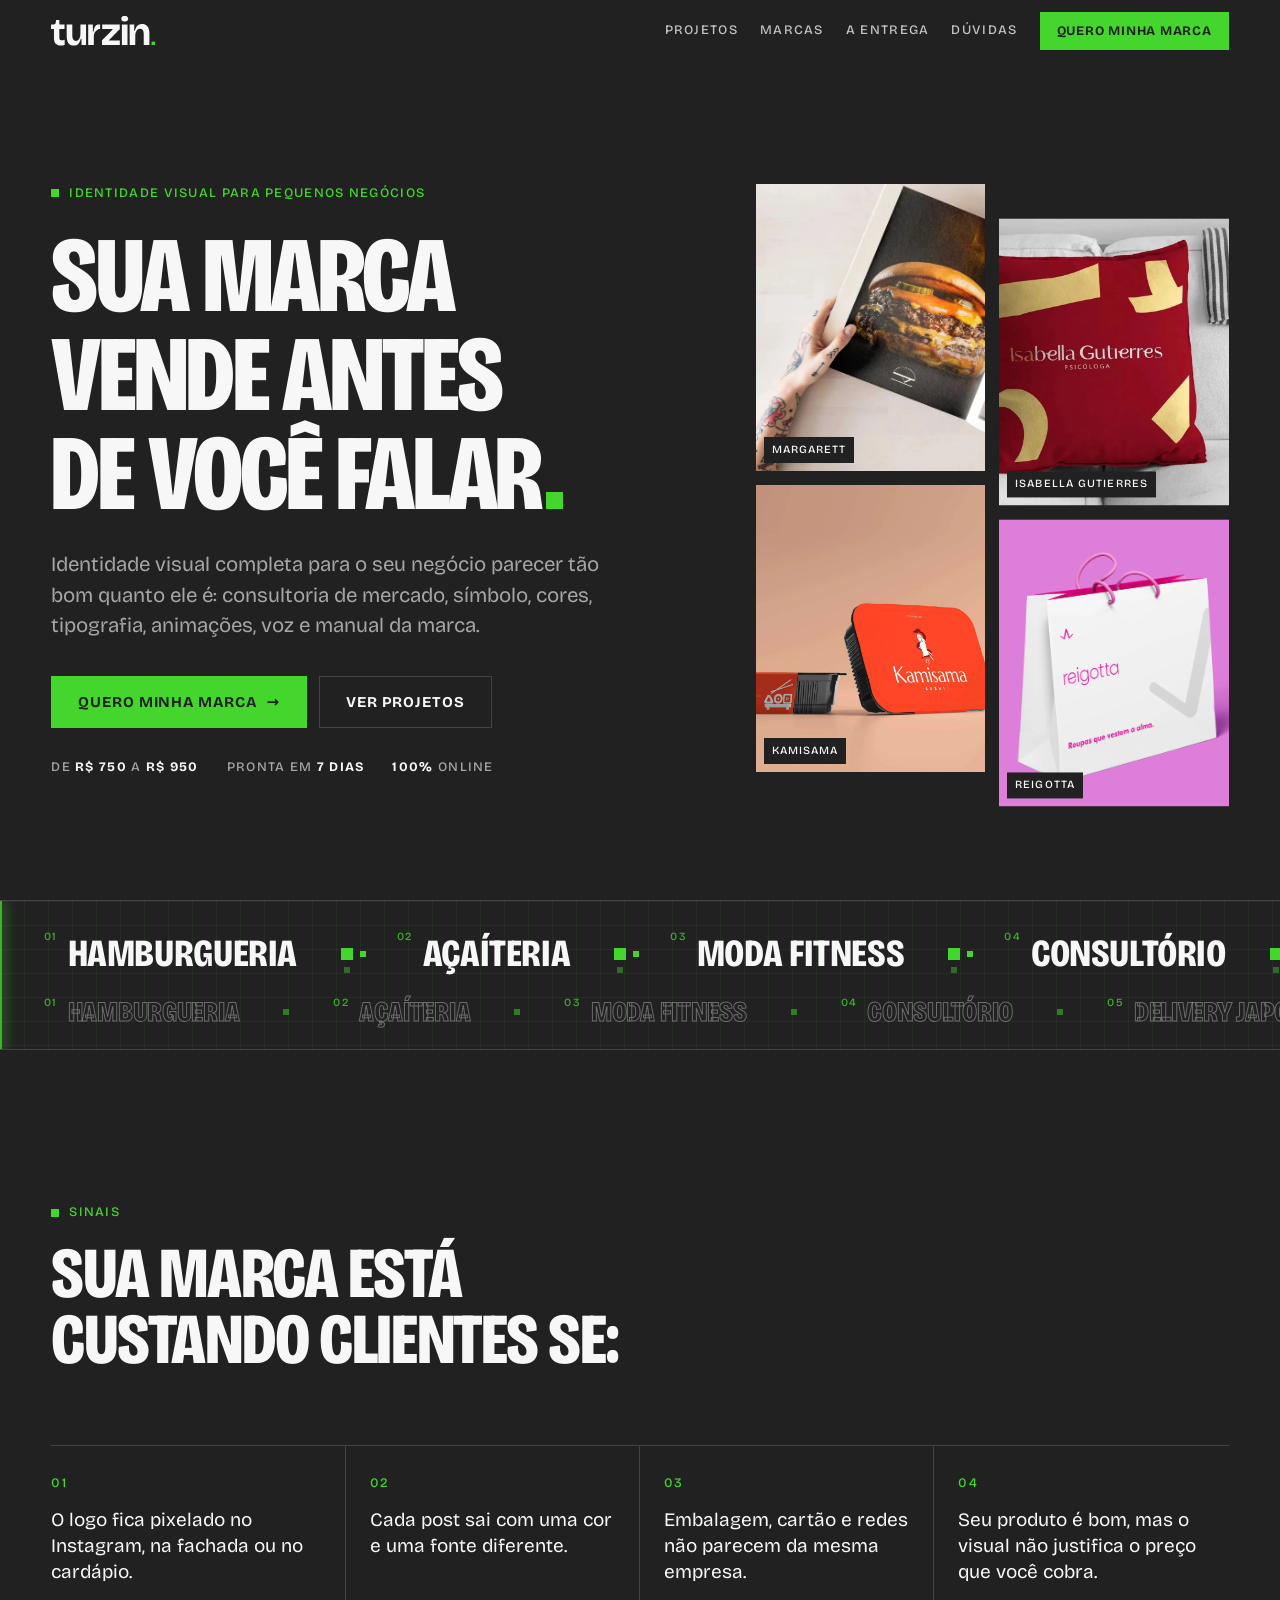
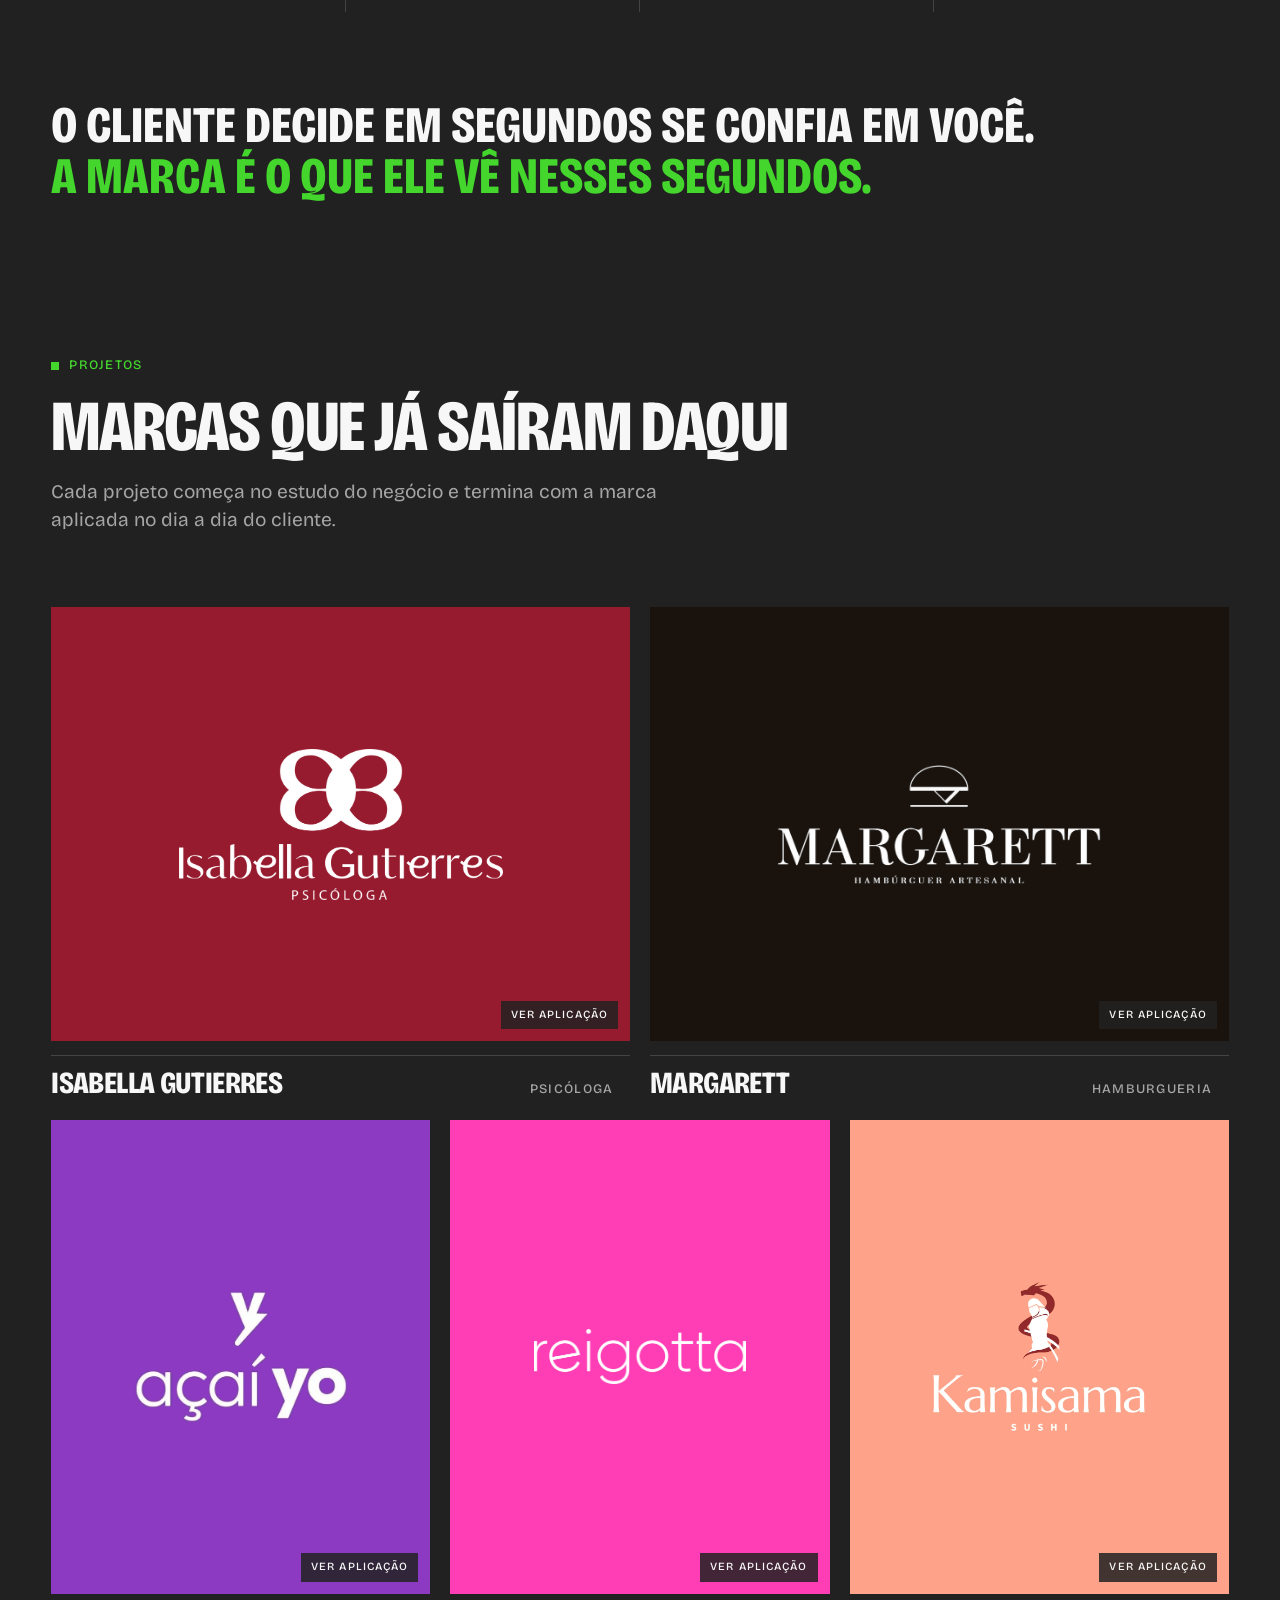
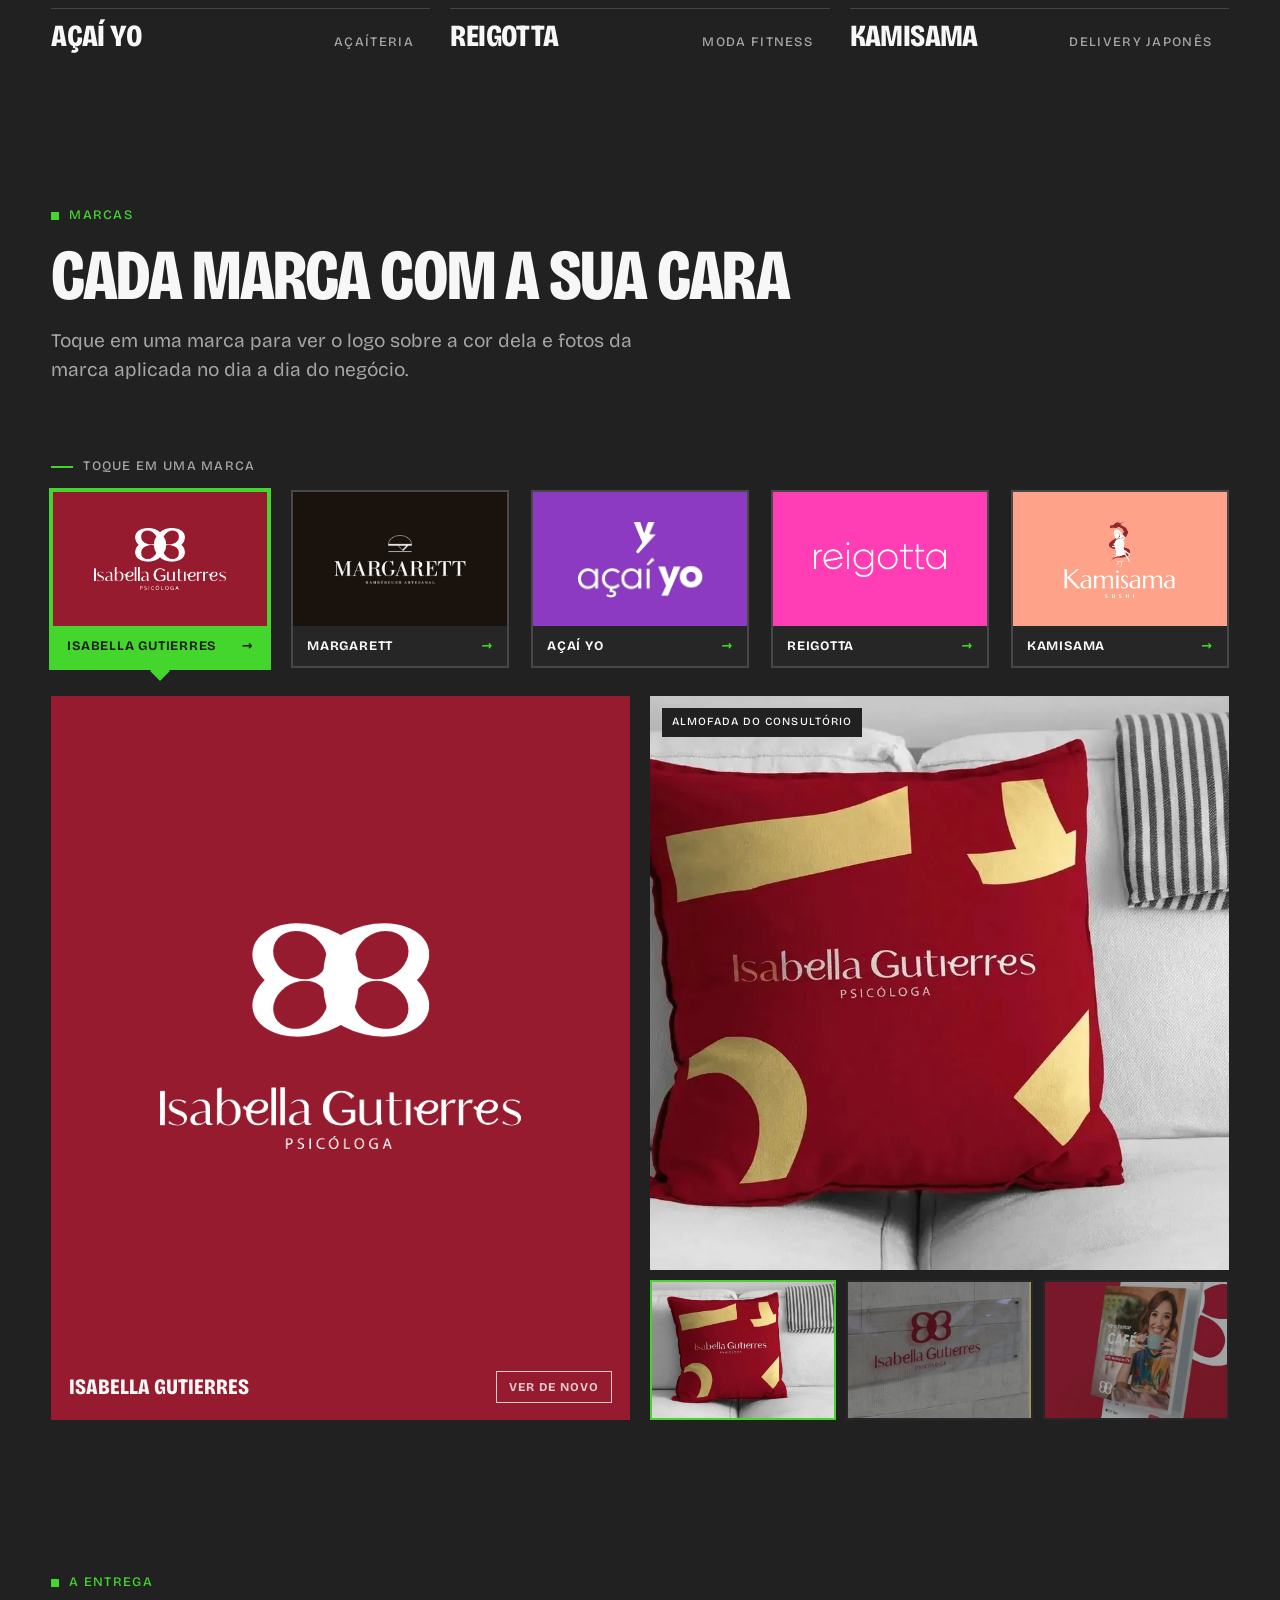
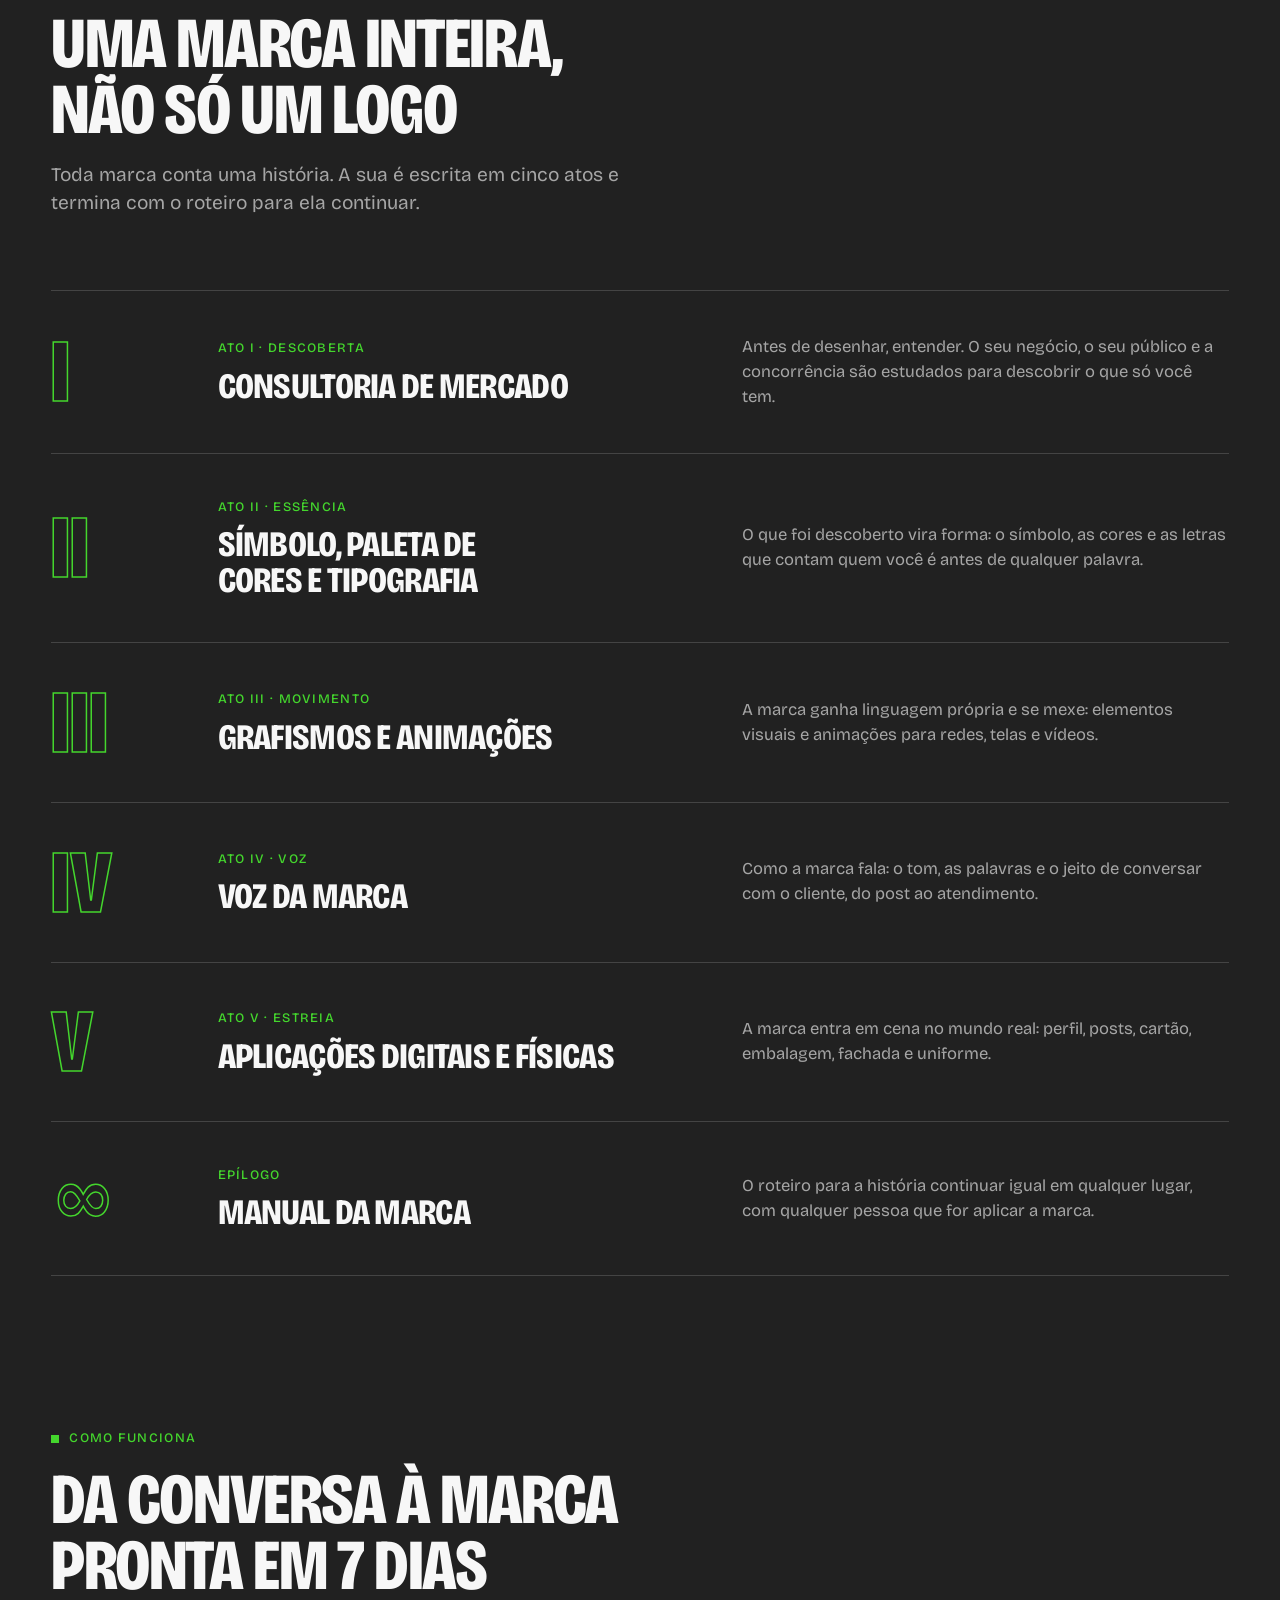
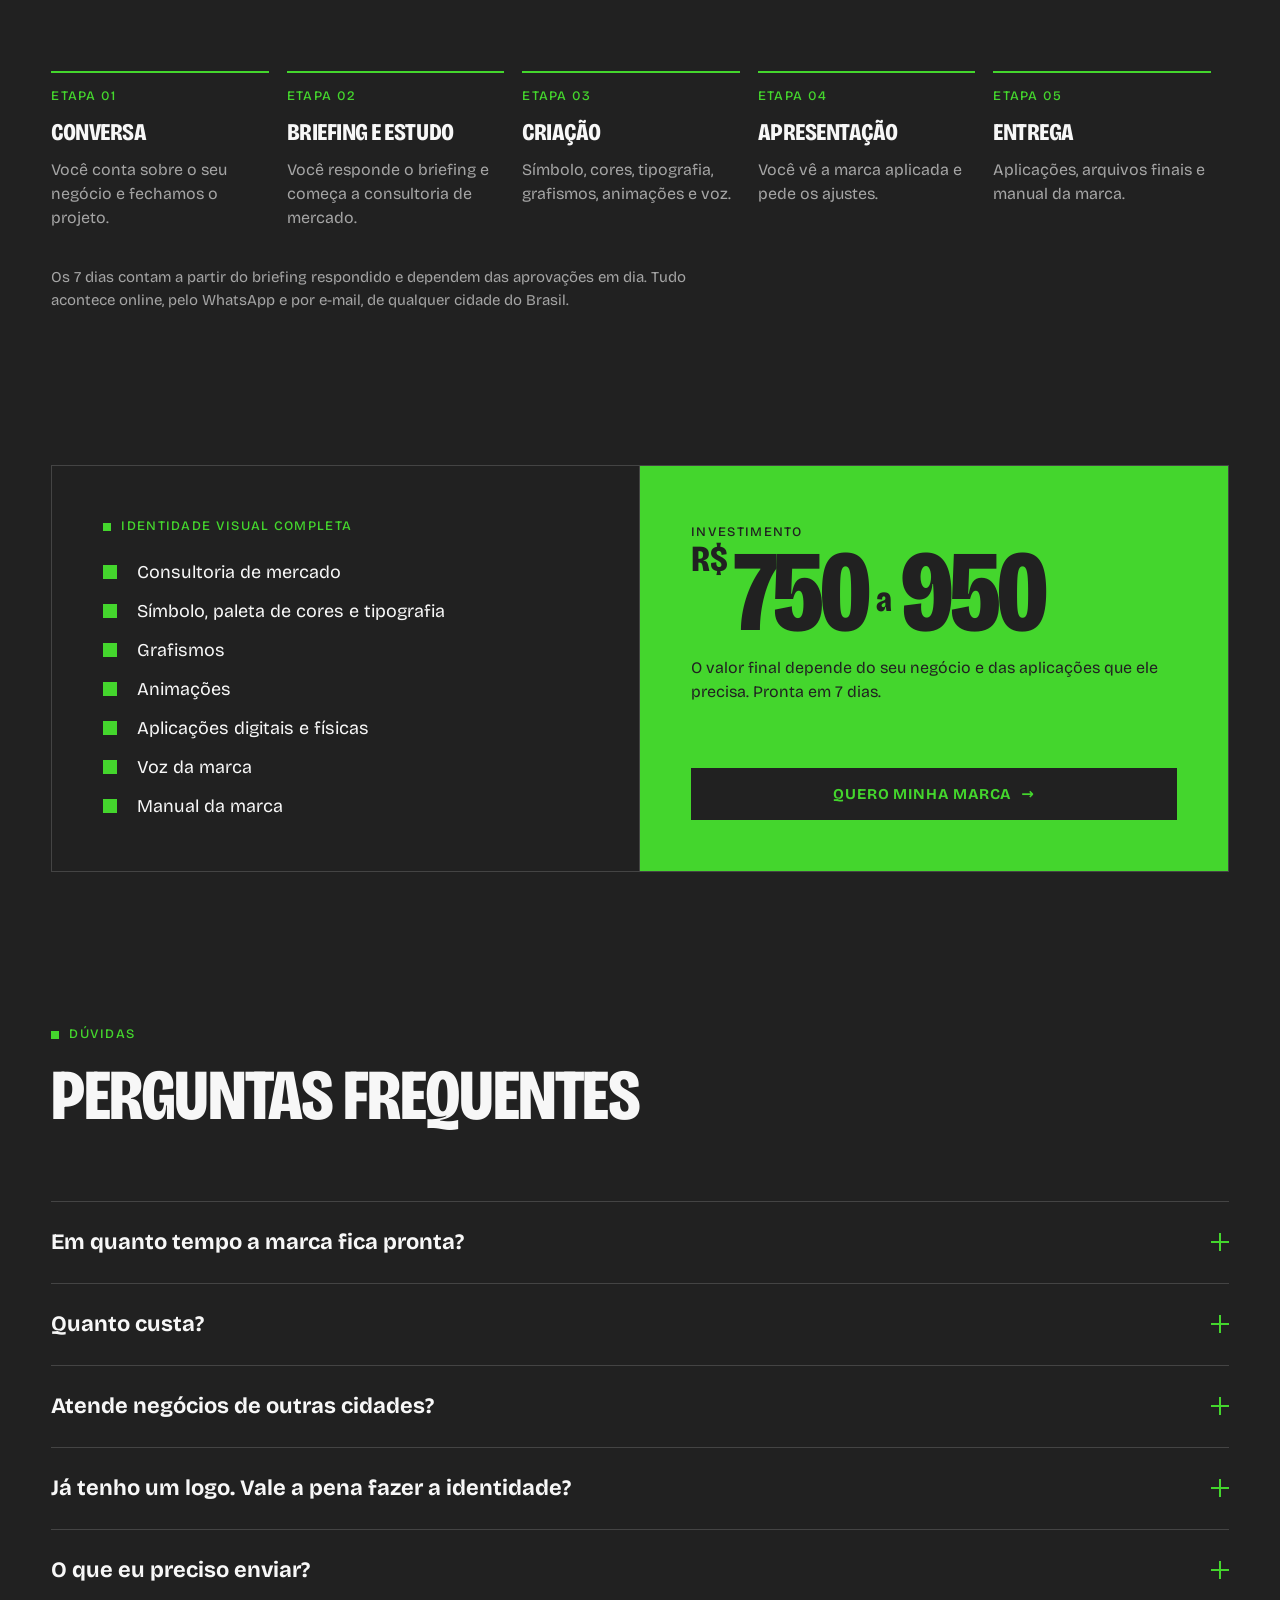
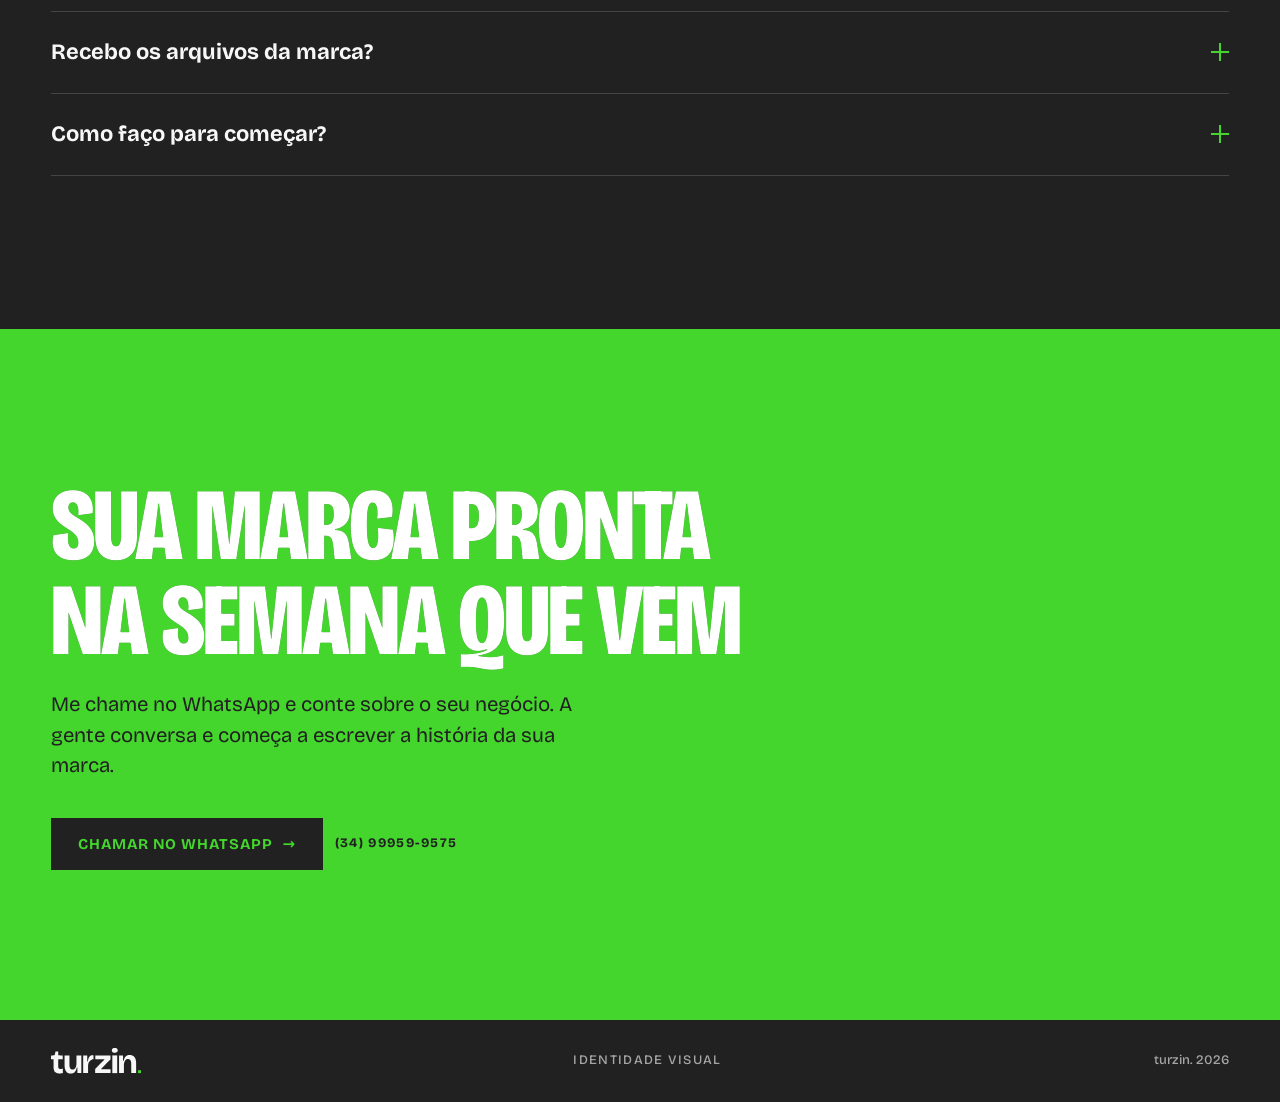
<file: identidade-visual.html>
<!doctype html>
<html lang="pt-BR">
<head>
<meta charset="utf-8">
<meta name="viewport" content="width=device-width, initial-scale=1, viewport-fit=cover">
<!-- ============================================================
     turzin. · LANDING PAGE · IDENTIDADE VISUAL
     Gerada a partir de src/identidade-visual.src.html (python src/lp_iv.py).
     Página única focada em vender identidade visual.
     ============================================================ -->
<title>turzin.</title>
<meta name="description" content="Identidade visual completa para pequenos e médios negócios: consultoria de mercado, símbolo, cores, tipografia, grafismos, animações, aplicações, voz e manual da marca. Pronta em 7 dias.">
<link rel="canonical" href="https://turzindesign.com.br/identidade-visual">
<meta name="robots" content="index, follow, max-image-preview:large">
<meta name="theme-color" content="#212121">
<link rel="icon" href="/img/marca/favicon-32.png" type="image/png" sizes="32x32">
<link rel="apple-touch-icon" href="/img/marca/apple-touch-icon.png">
<meta property="og:type" content="website">
<meta property="og:site_name" content="turzin.">
<meta property="og:locale" content="pt_BR">
<meta property="og:url" content="https://turzindesign.com.br/identidade-visual">
<meta property="og:title" content="Identidade visual · turzin.">
<meta property="og:description" content="Identidade visual completa para o seu negócio, pronta em 7 dias.">
<meta property="og:image" content="https://turzindesign.com.br/img/og/og-identidade-visual.jpg">
<meta property="og:image:width" content="1200">
<meta property="og:image:height" content="630">
<meta name="twitter:card" content="summary_large_image">
<script type="application/ld+json">{"@context":"https://schema.org","@type":"Service","name":"Identidade visual","serviceType":"Identidade visual","description":"Consultoria de mercado; símbolo, paleta de cores e tipografia; grafismos; animações; aplicações digitais e físicas; voz da marca; manual da marca.","provider":{"@type":"ProfessionalService","@id":"https://turzindesign.com.br/#turzin","name":"turzin.","url":"https://turzindesign.com.br/"},"areaServed":{"@type":"Country","name":"Brasil"},"offers":{"@type":"Offer","priceCurrency":"BRL","priceSpecification":{"@type":"PriceSpecification","minPrice":"750","maxPrice":"950","priceCurrency":"BRL"}},"url":"https://turzindesign.com.br/identidade-visual"}</script>
<link rel="preload" href="/fonts/bricolage-latin.woff2" as="font" type="font/woff2" crossorigin>
<style>
@font-face{font-family:'Bricolage Grotesque';font-style:normal;font-display:swap;font-weight:200 800;font-stretch:75% 100%;src:url(/fonts/bricolage-latin.woff2) format('woff2');unicode-range:U+0000-00FF,U+0131,U+0152-0153,U+02BB-02BC,U+02C6,U+02DA,U+02DC,U+0304,U+0308,U+0329,U+2000-206F,U+20AC,U+2122,U+2191,U+2193,U+2212,U+2215,U+FEFF,U+FFFD}
@font-face{font-family:'Bricolage Grotesque';font-style:normal;font-display:swap;font-weight:200 800;font-stretch:75% 100%;src:url(/fonts/bricolage-latin-ext.woff2) format('woff2');unicode-range:U+0100-02BA,U+02BD-02C5,U+02C7-02CC,U+02CE-02D7,U+02DD-02FF,U+0304,U+0308,U+0329,U+1D00-1DBF,U+1E00-1E9F,U+1EF2-1EFF,U+2020,U+20A0-20AB,U+20AD-20C0,U+2113,U+2C60-2C7F,U+A720-A7FF}

/* [GUIA: cores] mesmas cores do portfólio */
:root{
  --ground:#212121; --ink:#F7F7F7; --mute:rgba(247,247,247,.62); --line:rgba(247,247,247,.16);
  --green:#44D62D; --green-ink:#212121; --panel:rgba(247,247,247,.05);
  --f:'Bricolage Grotesque',system-ui,-apple-system,sans-serif;
  --g:clamp(16px,4vw,56px); --max:1240px;
  --t1:clamp(44px,8.4vw,128px); --t2:clamp(34px,5.6vw,80px);
  --curva:cubic-bezier(.2,.8,.2,1);
  color-scheme:dark;
}
*{box-sizing:border-box}
html{-webkit-text-size-adjust:100%;scroll-behavior:smooth}
body{margin:0;background:var(--ground);color:var(--ink);font-family:var(--f);font-size:18px;line-height:1.5;overflow-x:hidden}
img{display:block;max-width:100%;height:auto}
a{color:inherit}
::selection{background:var(--green);color:var(--green-ink)}
.mono{font-weight:500;font-size:13px;letter-spacing:.1em;text-transform:uppercase}
.nocaps{text-transform:none;letter-spacing:0}
h1,h2,h3{margin:0;text-transform:uppercase;letter-spacing:-.02em;font-variation-settings:"wdth" 78;text-wrap:balance;line-height:.92;font-weight:800}
h1{font-size:var(--t1)} h2{font-size:var(--t2)} h3{font-size:26px;line-height:1}
p{margin:0}
.wrap{width:min(var(--max),100% - 2*var(--g));margin-inline:auto}
.kick{display:inline-flex;align-items:center;gap:10px;color:var(--green)}
.kick::before{content:"";width:8px;height:8px;background:var(--green)}
.dot{color:var(--green)}

/* logo */
.marca .t,.marca .s{fill:var(--ink)} .marca .d{fill:var(--green)}

/* botões (iguais ao portfólio) */
.btn{position:relative;isolation:isolate;overflow:hidden;display:inline-flex;align-items:center;justify-content:center;gap:10px;padding:16px 26px;font:700 15px var(--f);letter-spacing:.06em;text-transform:uppercase;text-decoration:none;border:1.5px solid var(--line);background:transparent;color:var(--ink);cursor:pointer;transition:color .2s steps(2),border-color .2s steps(2)}
.btn::before{content:"";position:absolute;inset:0;z-index:-1;background:var(--green);transform:scaleX(0);transform-origin:left;transition:transform .22s cubic-bezier(.2,.9,.1,1)}
.btn:hover::before,.btn:focus-visible::before{transform:none}
.btn:hover,.btn:focus-visible{color:var(--green-ink);border-color:var(--green)}
.btn.fill{background:var(--green);color:var(--green-ink);border-color:var(--green)}
.btn.fill::before{background:var(--ink)}
.btn.fill:hover{color:var(--ground);border-color:var(--ink)}
.btn.sm{padding:10px 16px;font-size:13px}
.btn .arr{transition:transform .3s} .btn:hover .arr{transform:translateX(4px)}
:focus-visible{outline:2px solid var(--green);outline-offset:3px}

/* topo */
.top{position:fixed;z-index:30;inset:0 0 auto;display:flex;align-items:center;justify-content:space-between;gap:16px;padding:calc(12px + env(safe-area-inset-top,0px)) var(--g) 12px;transition:background .3s,border-color .3s;border-bottom:1px solid transparent}
.top.solid{background:rgba(33,33,33,.92);backdrop-filter:blur(8px);border-color:var(--line)}
.logo{display:block;width:104px;line-height:0}
.top nav{display:flex;align-items:center;gap:22px}
.top nav a.l{text-decoration:none;opacity:.75} .top nav a.l:hover{opacity:1}
@media (max-width:760px){.top nav a.l{display:none}}

/* hero */
.hero{min-height:100svh;display:grid;align-content:center;padding:120px 0 64px;position:relative}
.hero .wrap{display:grid;grid-template-columns:1.15fr .85fr;gap:clamp(28px,5vw,72px);align-items:center}
.hero h1 .dot{display:inline-block;width:.16em;height:.16em;background:var(--green);margin-left:.04em;vertical-align:baseline}
.hero .sub{margin-top:26px;max-width:560px;color:var(--mute);font-size:clamp(17px,1.6vw,21px)}
.hero .ctas{display:flex;flex-wrap:wrap;gap:12px;margin-top:34px}
.facts{display:flex;flex-wrap:wrap;gap:10px 28px;margin-top:30px;color:var(--mute)}
.facts b{color:var(--ink);font-weight:700}
.mosaico{display:grid;grid-template-columns:repeat(2,minmax(0,1fr));gap:14px;align-content:center}
.mosaico figure{margin:0;overflow:hidden;background:var(--panel);position:relative;aspect-ratio:4/5}
.mosaico figure:nth-child(2n){transform:translateY(12%)}
.mosaico figure img{width:100%;height:100%;object-fit:cover;transition:transform .8s var(--curva)}
.mosaico figure:hover img{transform:scale(1.04)}
.mosaico figcaption{position:absolute;left:8px;bottom:8px;background:var(--ground);padding:5px 8px;font-size:11px}
@media (max-width:900px){.hero .wrap{grid-template-columns:1fr}.mosaico figure{aspect-ratio:1}.mosaico figure:nth-child(2n){transform:none}}

/* [GUIA: faixa] faixa de nichos com cara de terminal: grade, feixe de varredura, palavras decodificando e glitch */
.faixa{position:relative;border-block:1px solid var(--line);overflow:hidden;padding:20px 0 16px;white-space:nowrap;background-image:linear-gradient(rgba(68,214,45,.07) 1px,transparent 1px),linear-gradient(90deg,rgba(68,214,45,.07) 1px,transparent 1px);background-size:24px 24px}
.faixa .row{display:inline-flex;gap:44px;padding-left:44px;animation:corre 38s linear infinite}
.faixa .row.r2{display:flex;width:max-content;margin-top:8px;animation:corre2 46s linear infinite}
.faixa:hover .row{animation-play-state:paused}
.faixa .w{display:inline-flex;align-items:center;gap:44px}
.faixa .w b{position:relative;font-weight:800;font-size:clamp(22px,3vw,40px);text-transform:uppercase;font-variation-settings:"wdth" 78;letter-spacing:-.01em}
.faixa .w i{font-style:normal;font-size:11px;letter-spacing:.12em;color:var(--green);opacity:.8;align-self:flex-start;margin:4px -34px 0 0}
.faixa .w::after{content:"";width:12px;height:12px;background:var(--green);box-shadow:16px 0 0 -3px var(--green),0 16px 0 -3px rgba(68,214,45,.4);animation:pisca 1.6s steps(2) infinite}
.faixa .r2 .w b{color:transparent;-webkit-text-stroke:1px rgba(247,247,247,.35);font-size:clamp(18px,2.2vw,30px)}
.faixa .r2 .w::after{width:6px;height:6px;box-shadow:none;opacity:.5}
.faixa .scan{position:absolute;top:0;bottom:0;left:0;width:2px;background:var(--green);box-shadow:0 0 14px 2px rgba(68,214,45,.7);opacity:.8;animation:varre 4.5s cubic-bezier(.65,0,.35,1) infinite;pointer-events:none;z-index:2}
.faixa .scan::after{content:"";position:absolute;top:0;bottom:0;right:2px;width:120px;background:rgba(68,214,45,.06)}
.faixa .w b.gx{animation:gx .4s steps(3) 1;text-shadow:3px 0 0 rgba(255,62,108,.8),-3px 0 0 rgba(68,214,45,.9)}
.faixa .w b.on{color:var(--green)}
@keyframes corre2{from{transform:translateX(-50%)}to{transform:translateX(0)}}
@keyframes varre{0%{transform:translateX(-10vw)}100%{transform:translateX(110vw)}}
@keyframes pisca{50%{opacity:.35}}
@keyframes gx{0%{transform:translate(0)}33%{transform:translate(-3px,1px) skewX(-8deg)}66%{transform:translate(3px,-1px)}100%{transform:none}}
@media (max-width:760px){.faixa .row.r2,.faixa .scan{display:none}.faixa .w i{display:none}}
@keyframes corre{to{transform:translateX(-50%)}}

/* seções */
.sec{padding:clamp(80px,12vw,160px) 0}
.sec .head{display:grid;gap:18px;max-width:900px;margin-bottom:clamp(40px,6vw,72px)}
.sec .head p{color:var(--mute);max-width:620px;font-size:clamp(17px,1.5vw,20px)}

/* sinais (problema) */
.sinais{display:grid;grid-template-columns:repeat(4,1fr);border-top:1px solid var(--line)}
.sinais li{list-style:none;padding:28px 24px 28px 0;border-right:1px solid var(--line);display:grid;gap:14px;align-content:start}
.sinais li:last-child{border-right:0}
.sinais li+li{padding-left:24px}
.sinais .n{color:var(--green)}
.sinais p{font-size:19px;line-height:1.35}
.sinais ul,.sinais{margin:0;padding:0}
.frase{margin-top:clamp(48px,7vw,88px);font-weight:800;text-transform:uppercase;font-variation-settings:"wdth" 78;font-size:clamp(28px,4vw,56px);line-height:1;max-width:1000px}
.frase em{font-style:normal;color:var(--green)}
@media (max-width:900px){.sinais{grid-template-columns:repeat(2,minmax(0,1fr))}.sinais li{border-right:0;border-bottom:1px solid var(--line);padding:24px 0!important}.sinais li:nth-child(odd){padding-right:16px!important}}
@media (max-width:520px){.sinais{grid-template-columns:1fr}}

/* projetos */
.cases{display:grid;grid-template-columns:repeat(6,minmax(0,1fr));gap:clamp(12px,1.6vw,20px)}
.case{grid-column:span 2;text-decoration:none;display:grid;gap:14px}
.case:nth-child(1),.case:nth-child(2){grid-column:span 3}
.case .im{position:relative;overflow:hidden;aspect-ratio:4/3;background:var(--c,var(--panel))}
.case:nth-child(n+3) .im{aspect-ratio:4/5}
.case .lg{position:absolute;left:22%;top:22%;width:56%;height:56%;object-fit:contain;transition:transform .7s var(--curva),opacity .5s}
.case .ap{position:absolute;inset:0;width:100%;height:100%;object-fit:cover;opacity:0;transform:scale(1.08);transition:opacity .55s var(--curva),transform .9s var(--curva)}
.case .hint{position:absolute;right:12px;bottom:12px;background:rgba(33,33,33,.85);color:var(--ink);padding:6px 10px;font-size:11px;transition:opacity .3s}
@media (hover:hover){.case:hover .ap,.case:focus-visible .ap{opacity:1;transform:none}.case:hover .lg{transform:scale(.9);opacity:0}.case:hover .hint{opacity:0}}
@media (hover:none){.case .hint{display:none}}
.case .meta{display:flex;justify-content:space-between;align-items:baseline;gap:12px;border-top:1px solid var(--line);padding-top:12px}
.case h3{font-size:clamp(24px,2.4vw,34px)}
.case .seg{color:var(--mute)}
.case .ver{color:var(--green);opacity:0;transform:translateX(-6px);transition:.3s}
.case:hover .ver{opacity:1;transform:none}
@media (max-width:900px){.cases{grid-template-columns:repeat(2,minmax(0,1fr))}.case .meta{flex-direction:column;align-items:flex-start;gap:6px}.case h3{font-size:22px}.case,.case:nth-child(1),.case:nth-child(2){grid-column:span 1}.case:nth-child(1){grid-column:span 2}.case .im,.case:nth-child(n+3) .im{aspect-ratio:1}}

/* entregáveis */
.atos{border-top:1px solid var(--line)}
.ato{display:grid;grid-template-columns:clamp(70px,10vw,150px) minmax(0,1fr) minmax(0,1fr);gap:clamp(16px,3vw,48px);align-items:center;padding:clamp(24px,3.4vw,44px) 0;border-bottom:1px solid var(--line);transition:background .3s}
.ato .num{font-weight:800;font-variation-settings:"wdth" 78;font-size:clamp(48px,7vw,110px);line-height:.8;color:transparent;-webkit-text-stroke:1.5px var(--green);transition:color .4s}
.ato:hover .num{color:var(--green)}
.ato .cab{display:grid;gap:10px}
.ato .cab .mono{color:var(--green)}
.ato h3{font-size:clamp(26px,2.8vw,40px)}
.ato p{color:var(--mute);font-size:clamp(16px,1.3vw,19px);max-width:520px}
.ato.fim-ato .num{font-size:clamp(44px,6vw,96px)}
@media (max-width:760px){.ato{grid-template-columns:56px minmax(0,1fr);align-items:start}.ato p{grid-column:2}.ato .num{font-size:52px}}
.itens{display:grid;grid-template-columns:repeat(4,1fr);gap:1px;background:var(--line);border:1px solid var(--line)}
.item{background:var(--ground);padding:28px 24px 30px;display:grid;gap:14px;align-content:start;transition:background .3s}
.item:hover{background:#262626}
.item .n{color:var(--green)}
.item h3{font-size:24px}
.item p{color:var(--mute);font-size:16px}
@media (max-width:1000px){.itens{grid-template-columns:repeat(2,minmax(0,1fr))}}
@media (max-width:560px){.itens{grid-template-columns:1fr}}

/* processo */
.passos{display:grid;grid-template-columns:repeat(5,1fr);gap:0;counter-reset:p;position:relative}
.passos li{list-style:none;padding:0 18px 0 0;display:grid;gap:14px;align-content:start}
.passos .dia{color:var(--green)}
.passos .bar{height:2px;background:var(--line);position:relative;overflow:hidden}
.passos .bar::after{content:"";position:absolute;inset:0;background:var(--green);transform:scaleX(0);transform-origin:left;transition:transform .9s var(--curva)}
.passos.on .bar::after{transform:none}
.passos li:nth-child(2) .bar::after{transition-delay:.15s}.passos li:nth-child(3) .bar::after{transition-delay:.3s}.passos li:nth-child(4) .bar::after{transition-delay:.45s}.passos li:nth-child(5) .bar::after{transition-delay:.6s}
.passos h3{font-size:24px}
.passos p{color:var(--mute);font-size:16px}
.passos{margin:0;padding:0}
.nota{margin-top:36px;color:var(--mute);font-size:15px;max-width:640px}
@media (max-width:900px){.passos{grid-template-columns:1fr;gap:28px}.passos li{padding:0}}

/* oferta */
.oferta{display:grid;grid-template-columns:1fr 1fr;border:1px solid var(--line)}
.oferta .l{padding:clamp(28px,4vw,56px);display:grid;gap:22px;align-content:start;border-right:1px solid var(--line)}
.oferta .r{padding:clamp(28px,4vw,56px);display:grid;gap:22px;align-content:space-between;background:var(--green);color:var(--green-ink)}
.oferta .preco{font-weight:800;font-variation-settings:"wdth" 78;font-size:clamp(64px,9vw,128px);line-height:.85;letter-spacing:-.03em}
.oferta .preco .ate{font-size:.3em;letter-spacing:0;margin:0 .25em;vertical-align:middle}
.oferta .preco small{font-size:.32em;letter-spacing:0;vertical-align:top;margin-right:6px}
.oferta .r .btn{background:var(--green-ink);color:var(--green);border-color:var(--green-ink)}
.oferta .r .btn::before{background:var(--ink)}
.oferta .r .btn:hover{color:var(--ground);border-color:var(--ink)}
.check{margin:0;padding:0;display:grid;gap:12px}
.check li{list-style:none;display:grid;grid-template-columns:22px 1fr;gap:12px;align-items:start}
.check li::before{content:"";width:14px;height:14px;margin-top:6px;background:var(--green)}
.oferta .r p{font-size:16px}
@media (max-width:900px){.oferta{grid-template-columns:1fr}.oferta .l{border-right:0;border-bottom:1px solid var(--line)}}

/* faq */
.faq{border-top:1px solid var(--line)}
.faq details{border-bottom:1px solid var(--line)}
.faq summary{list-style:none;cursor:pointer;display:flex;justify-content:space-between;align-items:center;gap:20px;padding:24px 0;font-weight:700;font-size:clamp(18px,1.8vw,22px)}
.faq summary::-webkit-details-marker{display:none}
.faq summary i{flex:none;width:18px;height:18px;position:relative}
.faq summary i::before,.faq summary i::after{content:"";position:absolute;left:0;right:0;top:8px;height:2px;background:var(--green);transition:transform .3s}
.faq summary i::after{transform:rotate(90deg)}
.faq details[open] summary i::after{transform:none}
.faq details p{color:var(--mute);padding:0 0 26px;max-width:760px}

/* chamada final */
.fim{background:var(--green);color:var(--green-ink);padding:clamp(80px,12vw,150px) 0}
.fim h2{font-size:clamp(44px,8vw,120px)}
.fim p{margin-top:22px;font-size:clamp(17px,1.6vw,21px);max-width:560px}
.fim .ctas{display:flex;flex-wrap:wrap;gap:12px;margin-top:36px;align-items:center}
.fim .btn{background:var(--green-ink);color:var(--green);border-color:var(--green-ink)}
.fim .btn::before{background:var(--ink)}
.fim .btn:hover{color:var(--ground);border-color:var(--ink)}
.fim .num{font-weight:700}
.ft{display:flex;flex-wrap:wrap;justify-content:space-between;align-items:center;gap:12px;padding:28px var(--g) calc(28px + 64px);color:var(--mute)}
.ft .logo{width:90px}
@media (min-width:761px){.ft{padding-bottom:28px}}

/* botão fixo no celular */
.fixo{position:fixed;z-index:40;left:12px;right:12px;bottom:calc(12px + env(safe-area-inset-bottom,0px));display:none;transform:translateY(140%);transition:transform .4s var(--curva)}
.fixo .btn{width:100%}
.fixo.on{transform:none}
@media (max-width:760px){.fixo{display:block}}

/* aparecer ao rolar */
.rv{opacity:0;transform:translateY(28px);transition:opacity .9s var(--curva),transform .9s var(--curva)}
.rv.on{opacity:1;transform:none}

/* ===== [GUIA: marcas] aba de marcas: logo animado + mockup ===== */
.dica{display:flex;align-items:center;gap:10px;margin-bottom:14px;color:var(--mute)}
.dica::before{content:"";width:22px;height:2px;background:var(--green)}
.tabs{display:grid;grid-template-columns:repeat(5,minmax(0,1fr));gap:22px;margin-bottom:28px}
.tab{position:relative;display:flex;flex-direction:column;justify-content:flex-start;align-items:stretch;width:100%;overflow:hidden;text-align:left;padding:0;margin:0;border:2px solid var(--line);border-radius:0;background:#262626;color:var(--ink);cursor:pointer;font:inherit;-webkit-appearance:none;appearance:none;-webkit-tap-highlight-color:transparent;transition:transform .25s var(--curva),border-color .2s,box-shadow .25s}
.tab .sw{display:block;flex:none;width:100%;height:0;padding-bottom:62.5%;position:relative;background:var(--c)}
.tab .sw img{position:absolute;left:19%;top:21%;width:62%;height:58%;object-fit:contain}
.tab .nm{flex:1;display:flex;justify-content:space-between;align-items:center;gap:8px;width:100%;padding:12px 14px;font:700 13px var(--f);letter-spacing:.06em;text-transform:uppercase}
.tab .nm i{font-style:normal;color:var(--green);transition:transform .25s}
@media (hover:hover){.tab:hover{transform:translateY(-4px);border-color:var(--ink);box-shadow:0 14px 28px rgba(0,0,0,.35)}.tab:hover .nm i{transform:translateX(4px)}}
.tab[aria-selected="true"]{border-color:var(--green);box-shadow:0 0 0 2px var(--green)}
.tab[aria-selected="true"] .nm{background:var(--green);color:var(--green-ink)}
.tab[aria-selected="true"] .nm i{color:var(--green-ink)}
@media (min-width:901px){.tab{overflow:visible}.tab[aria-selected="true"]::after{content:"";position:absolute;left:50%;bottom:-12px;width:14px;height:14px;background:var(--green);transform:translateX(-50%) rotate(45deg)}}
@media (max-width:900px){.tabs{display:flex;gap:14px;overflow-x:auto;scroll-snap-type:x mandatory;-webkit-overflow-scrolling:touch;padding:6px var(--g) 18px;margin-inline:calc(-1*var(--g));scroll-padding-inline:var(--g)}.tab{flex:0 0 156px;width:156px;scroll-snap-align:start;box-shadow:none}.tab[aria-selected="true"]{box-shadow:none}}
.painel{display:grid;grid-template-columns:repeat(2,minmax(0,1fr));gap:clamp(12px,1.6vw,20px)}
.palco{position:relative;aspect-ratio:4/5;overflow:hidden;background:var(--cor,#333);transition:background .5s}
.cena{position:absolute;inset:0;display:flex;flex-direction:column;align-items:center;justify-content:center;gap:6%;padding:8% 11% 18%}
.cena .sim{position:relative;width:38%}
.cena .txt{display:block;width:80%;max-width:440px;height:auto}
.cena svg{display:block;width:100%;height:auto;overflow:visible}
.cena[data-m],.cena[data-m] *{animation-fill-mode:both!important}
.cena .tr,.cena path.p,.cena .dr{fill-opacity:1}
/* ===== [GUIA: animacoes-marcas] cada logo se constrói a partir da própria forma, no estilo das vinhetas de grandes marcas ===== */
.cena{--ease:cubic-bezier(.65,0,.35,1);--out:cubic-bezier(.16,1,.3,1)}
.cena .tw{overflow:hidden;width:80%;max-width:440px;line-height:0}
.cena .tw .txt{width:100%;max-width:none;animation:sobeMascara 1s var(--out) var(--dt,1.6s)}
@keyframes sobeMascara{0%{transform:translateY(110%)}100%{transform:none}}
@keyframes tracar{0%{stroke-dashoffset:1}100%{stroke-dashoffset:0}}
@keyframes preencher{0%{fill-opacity:0}100%{fill-opacity:1}}
@keyframes sumir{0%{opacity:1}100%{opacity:0}}
@keyframes some{to{stroke-opacity:0}}
/* Isabella · construção geométrica (como os guias de construção de logos da Apple e do Twitter):
   as elipses que formam os dois B aparecem em linha fina, uma a uma, e o símbolo se preenche por dentro delas */
.cena[data-m="isabella"] .sim{width:46%}
.cena[data-m="isabella"] .guias ellipse{stroke-width:5;stroke-dasharray:1;opacity:.7;animation:tracar .9s var(--ease),sumir .6s ease 1.7s forwards}
.cena[data-m="isabella"] .guias ellipse:nth-child(2){animation-delay:.08s,1.7s}.cena[data-m="isabella"] .guias ellipse:nth-child(3){animation-delay:.16s,1.7s}.cena[data-m="isabella"] .guias ellipse:nth-child(4){animation-delay:.24s,1.7s}
.cena[data-m="isabella"] .guias ellipse:nth-child(n+5){animation-delay:.45s,1.7s}
.cena[data-m="isabella"] .corpo{animation:isaCorpo .9s var(--ease) 1s}
@keyframes isaCorpo{0%{opacity:0;transform:scale(.96)}100%{opacity:1;transform:none}}
.cena[data-m="isabella"] .corpo{transform-box:fill-box;transform-origin:center}
.cena[data-m="isabella"]{--dt:1.6s}
/* Margarett · linhas que se expandem do centro (no ritmo das vinhetas da Netflix e do Uber):
   o pão, a carne e a base nascem como traços e se fecham em hambúrguer */
.cena[data-m="margarett"] .sim{width:40%}
.cena[data-m="margarett"] rect.p{transform-box:fill-box;transform-origin:center;animation:abre .8s var(--ease)}
.cena[data-m="margarett"] .p4{animation-delay:0s}.cena[data-m="margarett"] .p2{animation-delay:.15s}
.cena[data-m="margarett"] path.p{stroke:#fff;stroke-width:18;stroke-dasharray:1;animation:tracar .9s var(--ease),preencher .5s ease forwards,some .4s ease forwards}
.cena[data-m="margarett"] .p3{animation-delay:.35s,1.1s,1.1s}.cena[data-m="margarett"] .p1{animation-delay:.55s,1.25s,1.25s}
@keyframes abre{0%{transform:scaleX(0)}100%{transform:none}}
.cena[data-m="margarett"]{--dt:1.5s}
/* Açaí Yo · um traço só, rápido e preciso (como o swoosh da Nike): o raio se desenha de uma vez e se preenche */
/* Açaí Yo · fitas 3D (referência enviada pelo cliente): os traços do raio entram voando de vários lados,
   com volume e sombra longa, se encaixam com a câmera inclinada, a câmera endireita e o Y ganha cor */
.cena[data-m="acai-yo"]{perspective:1000px;--dt:2.55s;padding:0}
.cena .vid{position:absolute;inset:0;width:100%;height:100%;object-fit:cover;background:var(--cor,#fff)}
.cena[data-m="acai-yo"] .sim{width:25%}
.cena[data-m="acai-yo"] .cam{transform-style:preserve-3d;animation:acaiCam 2.4s cubic-bezier(.7,0,.2,1)}
.cena[data-m="acai-yo"] .y3d{filter:drop-shadow(-26px 44px 16px rgba(58,24,88,.22));animation:acaiSombra .8s ease 1.8s}
.cena[data-m="acai-yo"] .pc{transform-box:view-box;animation:acaiVoa 1.05s cubic-bezier(.16,1,.3,1)}
.cena[data-m="acai-yo"] .pc1{animation-delay:.05s}.cena[data-m="acai-yo"] .pc2{animation-delay:.2s}.cena[data-m="acai-yo"] .pc3{animation-delay:.32s}.cena[data-m="acai-yo"] .pc4{animation-delay:.45s}.cena[data-m="acai-yo"] .pc5{animation-delay:.58s}
.cena[data-m="acai-yo"] .ex{animation:sumir .5s ease 1.75s forwards}
.cena[data-m="acai-yo"] .topo{animation:sumir .4s ease 2.35s forwards}
.cena[data-m="acai-yo"] .vidro{animation:acaiVidro 1.1s ease 1.6s forwards}
.cena[data-m="acai-yo"] .solido{animation:acaiSolido .5s ease 2.2s}
.cena[data-m="acai-yo"] .luz{position:absolute;height:2px;width:22%;left:-30%;border-radius:2px;opacity:0;animation:acaiLuz 1s cubic-bezier(.3,0,.2,1)}
.cena[data-m="acai-yo"] .luz.l1{top:30%;background:#8B3AC1;animation-delay:.1s}.cena[data-m="acai-yo"] .luz.l2{top:58%;background:#C9A6E8;animation-delay:.3s;width:14%}.cena[data-m="acai-yo"] .luz.l3{top:44%;background:#44D62D;animation-delay:.5s;width:10%}.cena[data-m="acai-yo"] .luz.l4{top:70%;background:#8B3AC1;animation-delay:.65s;width:18%}
.cena[data-m="acai-yo"] .tw .txt{animation:acaiDigita .9s steps(8) var(--dt),acaiFoco .9s ease var(--dt)}
@keyframes acaiCam{0%,45%{transform:rotateX(58deg) rotateZ(-24deg) scale(1.75) translateY(-6%)}100%{transform:none}}
@keyframes acaiVoa{0%{transform:translate(var(--x),var(--y)) rotate(var(--r));opacity:0}15%{opacity:1}100%{transform:none;opacity:1}}
@keyframes acaiVidro{0%{fill-opacity:0}60%{fill-opacity:.32}100%{fill-opacity:0}}
@keyframes acaiSolido{0%{opacity:0}100%{opacity:1}}
@keyframes acaiSombra{to{filter:drop-shadow(0 0 0 rgba(58,24,88,0))}}
@keyframes acaiLuz{0%{opacity:0;transform:translateX(0)}20%{opacity:.9}100%{opacity:0;transform:translateX(620%)}}
@keyframes acaiDigita{0%{clip-path:inset(0 100% 0 0)}100%{clip-path:inset(0 0 0 0)}}
@keyframes acaiFoco{0%{filter:blur(6px)}100%{filter:none}}
/* Reigotta · uma linha de batimento atravessa a tela e, no centro, vira o símbolo (como as vinhetas de apps de treino) */
.cena[data-m="reigotta"] .sim{width:32%}
.cena[data-m="reigotta"] .ecg{position:absolute;left:-170%;right:-170%;top:50%;height:120%;transform:translateY(-50%);width:auto;z-index:-1;animation:limpa 1s var(--ease),sumir .5s ease 1.1s forwards}
.cena[data-m="reigotta"] .tr{stroke:#fff;stroke-width:1.1;stroke-linejoin:round;stroke-dasharray:1;animation:tracar .8s var(--ease) .7s,preencher .4s ease 1.35s,some .3s ease 1.4s forwards}
.cena[data-m="reigotta"] .sim > svg:last-child{animation:reiPulso 2.6s ease-in-out 3s infinite;transform-origin:center}
@keyframes reiPulso{0%,30%,100%{transform:none}8%{transform:scale(1.05)}16%{transform:none}22%{transform:scale(1.03)}}
@keyframes limpa{0%{clip-path:inset(0 100% 0 0)}100%{clip-path:inset(0 0 0 0)}}
.cena[data-m="reigotta"]{--dt:1.6s}
/* Kamisama · pincelada de tinta (inspirado nas aberturas com nanquim de marcas japonesas):
   o dragão é traçado como um pincel em volta do guerreiro, que surge de cima para baixo */
.cena[data-m="kamisama"]{padding:0}
.cena[data-m="kamisama"] .sim{width:29%}
.cena[data-m="kamisama"] .fg{animation:revelaV 1s var(--ease) .2s}
.cena[data-m="kamisama"] .dr{stroke:#93282C;stroke-width:22;stroke-linecap:round;stroke-dasharray:1;animation:tracar 1.5s var(--ease) .5s,preencher .5s ease 1.7s,some .4s ease 1.8s forwards}
@keyframes revelaV{0%{clip-path:inset(0 0 100% 0)}100%{clip-path:inset(0 0 0 0)}}
.cena[data-m="kamisama"] .fg{clip-path:inset(0 0 0 0)}
.cena[data-m="kamisama"]{--dt:1.9s}
.palco .info{position:absolute;left:18px;right:18px;bottom:16px;display:flex;justify-content:space-between;align-items:center;gap:10px;color:var(--tx,#fff)}
.palco .info b{font-weight:800;text-transform:uppercase;font-variation-settings:"wdth" 78;font-size:22px}
.palco .de-novo{font:700 12px var(--f);letter-spacing:.08em;text-transform:uppercase;background:transparent;color:inherit;border:1.5px solid currentColor;padding:8px 12px;cursor:pointer;opacity:.8}
.palco .de-novo:hover{opacity:1}
.mock{position:relative;margin:0;display:grid;grid-template-rows:minmax(0,1fr) auto;gap:10px}
.mock .foto{position:relative;overflow:hidden;background:var(--panel);aspect-ratio:auto;min-height:0}
.mock .foto img{width:100%;height:100%;object-fit:cover;position:absolute;inset:0}
.mock .tag{position:absolute;left:12px;top:12px;background:var(--ground);padding:6px 10px;font-size:11px;z-index:2}
.thumbs{display:grid;grid-template-columns:repeat(3,minmax(0,1fr));gap:10px}
.thumbs button{padding:0;border:2px solid transparent;background:var(--panel);cursor:pointer;aspect-ratio:4/3;overflow:hidden;opacity:.6;transition:opacity .2s,border-color .2s}
.thumbs button img{width:100%;height:100%;object-fit:cover}
.thumbs button:hover{opacity:1}
.thumbs button[aria-pressed="true"]{opacity:1;border-color:var(--green)}
.painel .palco{aspect-ratio:4/5}.painel .mock .foto{height:100%}
@media (max-width:700px){.painel{grid-template-columns:1fr}.painel .palco{aspect-ratio:1}.mock .foto{aspect-ratio:1;height:auto}}

/* ===== [GUIA: glitch] títulos com glitch ao aparecer ===== */
.gl{position:relative}
.gl::before,.gl::after{content:attr(data-t);position:absolute;inset:0;pointer-events:none;opacity:0}
.gl.glitch::before{opacity:1;color:var(--green);animation:gA .5s steps(2) 1}
.gl.glitch::after{opacity:1;color:#FF3E6C;mix-blend-mode:screen;animation:gB .5s steps(2) 1}
.gl.glitch{animation:gC .5s steps(2) 1}
@keyframes gA{0%{clip-path:inset(10% 0 70% 0);transform:translate(-6px,0)}25%{clip-path:inset(60% 0 15% 0);transform:translate(5px,0)}50%{clip-path:inset(35% 0 45% 0);transform:translate(-3px,0)}75%{clip-path:inset(80% 0 2% 0);transform:translate(4px,0)}100%{clip-path:inset(0 0 100% 0);transform:none}}
@keyframes gB{0%{clip-path:inset(70% 0 10% 0);transform:translate(6px,0)}25%{clip-path:inset(20% 0 60% 0);transform:translate(-5px,0)}50%{clip-path:inset(50% 0 30% 0);transform:translate(3px,0)}75%{clip-path:inset(5% 0 80% 0);transform:translate(-4px,0)}100%{clip-path:inset(0 0 100% 0);transform:none}}
@keyframes gC{0%,100%{transform:none}20%{transform:translate(2px,-1px)}40%{transform:translate(-2px,1px)}60%{transform:skewX(-4deg)}80%{transform:translate(1px,0)}}
.fim .gl.glitch::after{color:#fff}

/* imagens revelando em pixel */
.px-wrap{position:relative}
.px-c{position:absolute;inset:0;width:100%;height:100%;pointer-events:none;image-rendering:pixelated}

/* rastro de pixels no cursor (PC) */
.rastro{position:fixed;z-index:50;width:8px;height:8px;background:var(--green);pointer-events:none;transition:opacity .5s,transform .5s}
/* [GUIA: animacoes-sempre] as animações ficam ligadas mesmo com "reduzir movimento" do sistema; só o rastro do cursor some */
@media (prefers-reduced-motion:reduce){.rastro{display:none}html{scroll-behavior:auto}}
</style>
</head>
<body>

<header class="top" id="top">
  <a class="logo" href="/" aria-label="turzin., página inicial"><svg class="marca" aria-hidden="true" focusable="false" viewBox="0 0 1284.0 365.0"><path class="t" transform="translate(-270.0 -717.5) scale(0.5)" d="M1084.0 2164.4C1071.8 2163.5 1052.6 2159.5 1040.2 2155.4C1031.3 2152.4 1015.3 2144.3 1006.1 2138.1C991.9 2128.5 977.5 2114.0 967.3 2099.0C957.6 2084.7 946.6 2060.5 941.9 2043.5C936.3 2022.4 933.3 2007.8 931.1 1990.5C930.5 1986.1 929.5 1978.7 928.8 1974.0C927.9 1967.7 927.5 1924.1 927.2 1805.8L926.9 1646.0L996.4 1646.0L1066.0 1646.0L1066.0 1785.7C1066.0 1872.5 1066.4 1928.8 1067.0 1934.4C1070.2 1963.7 1072.2 1974.2 1077.1 1989.2C1090.4 2029.6 1116.4 2050.0 1154.7 2050.0C1165.4 2050.0 1168.4 2049.6 1180.0 2046.8C1191.0 2044.1 1204.1 2036.4 1215.1 2026.3C1240.1 2003.1 1256.5 1965.7 1263.0 1917.0C1263.6 1912.3 1264.6 1905.6 1265.2 1902.0C1265.9 1897.6 1266.4 1854.4 1266.7 1770.8L1267.2 1646.0L1336.6 1646.0L1406.0 1646.0L1405.8 1898.8L1405.5 2151.5L1350.6 2151.8C1320.3 2151.9 1295.3 2151.7 1294.9 2151.3C1294.5 2150.8 1293.9 2115.3 1293.5 2072.2L1292.7 1994.0L1284.4 1994.0L1276.2 1994.0L1275.2 1997.2C1274.7 1999.0 1273.2 2004.3 1272.0 2009.0C1270.8 2013.7 1268.9 2020.2 1267.9 2023.5C1266.8 2026.8 1265.5 2031.1 1264.9 2033.0C1264.3 2034.9 1263.0 2038.8 1262.0 2041.5C1247.1 2082.4 1234.2 2104.8 1214.6 2124.6C1193.6 2145.6 1172.2 2156.5 1139.5 2162.6C1131.6 2164.0 1095.5 2165.2 1084.0 2164.4ZM757.5 2162.5C740.2 2161.1 731.5 2159.8 721.0 2157.1C693.8 2150.2 675.0 2140.1 657.9 2123.1C647.2 2112.4 640.4 2102.9 634.0 2089.5C626.4 2073.5 622.8 2062.3 619.1 2042.5C613.4 2012.6 613.6 2018.6 613.0 1882.5L612.5 1755.5L576.1 1755.2L539.7 1755.0L540.3 1716.2C540.7 1694.9 541.3 1670.4 541.7 1661.8L542.3 1646.0L571.9 1646.0C602.6 1645.9 615.7 1644.8 626.9 1641.4C638.1 1637.9 645.4 1631.7 649.8 1622.0C652.6 1615.6 652.2 1617.5 659.0 1578.5C660.0 1572.5 661.8 1562.3 663.0 1556.0C664.1 1549.7 665.3 1542.5 665.7 1540.0C666.0 1537.5 666.7 1534.9 667.3 1534.2C668.0 1533.3 677.2 1533.0 707.1 1533.0L746.0 1533.0L746.0 1588.3C746.0 1630.0 746.3 1643.9 747.2 1644.8C748.1 1645.7 763.7 1646.0 811.2 1646.0L874.0 1646.0L874.0 1702.5L874.0 1759.0L810.6 1759.0C753.7 1759.0 747.2 1759.2 746.6 1760.6C746.3 1761.5 746.0 1810.4 746.0 1869.3C746.0 1958.7 746.3 1977.9 747.5 1985.0C749.6 1997.2 750.4 2000.1 753.5 2006.4C760.2 2020.1 773.0 2029.0 791.5 2032.9C798.7 2034.4 833.3 2033.9 842.3 2032.1C851.0 2030.4 862.7 2026.3 869.8 2022.4C873.2 2020.5 876.5 2019.0 877.0 2019.0C877.6 2019.0 878.0 2042.5 878.0 2083.0L878.0 2147.0L874.8 2148.4C871.8 2149.7 868.7 2150.6 859.5 2153.1C857.9 2153.5 854.7 2154.3 852.5 2154.9C845.7 2156.8 828.0 2159.8 817.5 2160.9C805.9 2162.1 777.4 2164.1 774.5 2163.9C773.4 2163.8 765.8 2163.1 757.5 2162.5ZM1459.1 2150.7C1458.3 2149.6 1458.1 2083.6 1458.2 1897.9L1458.5 1646.5L1516.0 1646.5L1573.5 1646.5L1574.0 1732.0L1574.5 1817.5L1583.1 1817.8L1591.6 1818.1L1592.8 1813.0C1593.5 1810.1 1594.0 1806.6 1594.0 1805.2C1594.0 1798.7 1600.3 1768.4 1606.0 1747.5C1607.5 1741.8 1611.1 1731.8 1616.1 1718.8C1618.6 1712.4 1626.6 1697.9 1632.3 1689.6C1644.7 1671.4 1664.9 1654.5 1680.2 1649.6C1685.2 1648.0 1691.4 1646.5 1698.6 1645.1C1706.1 1643.6 1733.3 1642.6 1743.2 1643.5L1752.0 1644.2L1752.0 1700.6L1752.0 1757.0L1740.0 1757.0C1725.5 1757.0 1717.7 1759.2 1700.5 1768.0C1663.6 1786.9 1632.9 1815.7 1619.3 1844.0C1614.3 1854.4 1613.3 1856.9 1609.7 1868.0C1606.5 1877.9 1605.0 1883.1 1603.0 1892.5C1602.5 1894.7 1601.8 1897.8 1601.4 1899.5C1598.9 1910.8 1598.7 1921.8 1598.1 2033.0L1597.5 2151.5L1528.9 2151.8C1472.0 2152.0 1460.1 2151.8 1459.1 2150.7ZM1800.7 2151.3C1800.3 2151.0 1800.0 2124.5 1800.0 2092.6L1800.0 2034.5L1930.5 1902.0L2061.1 1769.5L2060.8 1763.5L2060.5 1757.5L1932.8 1757.2L1805.0 1757.0L1804.5 1754.7C1804.2 1753.5 1804.1 1728.7 1804.2 1699.5L1804.5 1646.5L2021.0 1646.5L2237.5 1646.5L2237.8 1703.5L2238.0 1760.4L2204.7 1794.0C2186.3 1812.4 2126.9 1872.4 2072.7 1927.3L1974.0 2027.0L1974.0 2032.4C1974.0 2035.7 1974.5 2038.2 1975.3 2038.9C1976.3 2039.7 2013.0 2040.1 2108.1 2040.2L2239.5 2040.5L2239.8 2094.9C2239.9 2134.2 2239.7 2149.7 2238.9 2150.6C2237.9 2151.8 2202.5 2152.0 2019.5 2152.0C1899.5 2152.0 1801.0 2151.7 1800.7 2151.3ZM2482.7 2151.3C2482.3 2151.0 2482.0 2037.1 2482.0 1898.3L2482.0 1646.0L2539.1 1646.0L2596.3 1646.0L2595.9 1721.2L2595.5 1796.5L2604.5 1796.5L2613.5 1796.5L2615.3 1789.5C2634.0 1717.2 2663.6 1672.8 2708.5 1650.2C2724.1 1642.4 2732.6 1639.4 2749.5 1636.2C2783.2 1629.9 2811.3 1630.5 2842.5 1638.5C2886.1 1649.6 2920.6 1678.7 2941.0 1721.6C2943.8 1727.6 2946.5 1733.4 2947.0 1734.5C2955.8 1755.8 2963.5 1789.1 2966.9 1821.0C2970.0 1849.3 2970.1 1859.0 2969.8 2004.0L2969.5 2151.5L2901.1 2151.8C2851.4 2151.9 2832.3 2151.7 2831.4 2150.9C2830.2 2149.9 2830.0 2127.1 2830.0 2012.7C2830.0 1926.8 2829.6 1872.2 2829.0 1866.6C2826.0 1839.4 2822.3 1820.9 2817.5 1808.0C2813.9 1798.4 2805.8 1783.2 2801.0 1777.3C2782.7 1754.5 2753.6 1744.2 2722.0 1749.4C2706.5 1752.0 2692.4 1757.8 2681.3 1766.2C2673.1 1772.5 2659.9 1786.8 2653.6 1796.4C2644.9 1809.6 2635.9 1829.7 2632.0 1844.5C2631.5 1846.2 2630.5 1850.0 2629.7 1853.0C2628.9 1856.0 2627.3 1863.7 2626.2 1870.0C2625.1 1876.3 2623.6 1884.4 2622.9 1888.0C2621.9 1892.9 2621.5 1925.4 2621.3 2022.5C2621.0 2120.1 2620.6 2150.6 2619.7 2151.2C2618.2 2152.1 2483.6 2152.3 2482.7 2151.3ZM2336.8 1568.5C2306.0 1563.3 2287.3 1549.3 2279.7 1526.0C2276.6 1516.6 2275.6 1504.6 2276.9 1494.2C2281.1 1462.1 2298.2 1444.8 2333.6 1436.9C2342.8 1434.8 2380.5 1435.1 2389.8 1437.3C2405.6 1441.1 2415.4 1445.5 2424.7 1453.0C2446.4 1470.5 2452.4 1509.9 2437.5 1536.6C2430.6 1549.0 2417.4 1559.2 2402.0 1564.3C2397.8 1565.7 2395.4 1566.3 2381.2 1569.0C2373.9 1570.4 2346.2 1570.0 2336.8 1568.5Z"/><rect class="t" x="875.0" y="105.5" width="69.5" height="253.0"/><rect class="d" x="1241.5" y="316.5" width="42.5" height="42.0"/></svg></a>
  <nav class="mono">
    <a class="l" href="#projetos">Projetos</a>
    <a class="l" href="#marcas">Marcas</a>
    <a class="l" href="#atos">A entrega</a>
    <a class="l" href="#duvidas">Dúvidas</a>
    <a class="btn fill sm js-whats" href="#fim" target="_blank" rel="noopener">Quero minha marca</a>
  </nav>
</header>

<main>
<!-- [GUIA: hero] primeira tela -->
<section class="hero" id="inicio">
  <div class="wrap">
    <div>
      <span class="kick mono">Identidade visual para pequenos negócios</span>
      <h1 style="margin-top:22px">Sua marca vende antes de você falar<span class="dot" aria-hidden="true"></span></h1>
      <p class="sub">Identidade visual completa para o seu negócio parecer tão bom quanto ele é: consultoria de mercado, símbolo, cores, tipografia, animações, voz e manual da marca.</p>
      <div class="ctas">
        <a class="btn fill js-whats" href="#fim" target="_blank" rel="noopener">Quero minha marca <span class="arr">→</span></a>
        <a class="btn" href="#projetos">Ver projetos</a>
      </div>
      <div class="facts mono"><span>De <b>R$ 750</b> a <b>R$ 950</b></span><span>Pronta em <b>7 dias</b></span><span><b>100%</b> online</span></div>
    </div>
    <div class="mosaico" aria-label="Marcas criadas pela turzin.">
      <figure><img src="/img/margarett/4-aplicacoes/cardapio.webp" alt="Cardápio da hamburgueria Margarett aberto com foto de hambúrguer" width="1000" height="1250" fetchpriority="high"><figcaption class="mono">Margarett</figcaption></figure>
      <figure><img src="/img/isabella/1-capa/almofada.webp" alt="Almofada com a marca Isabella Gutierres" width="1440" height="900"><figcaption class="mono">Isabella Gutierres</figcaption></figure>
      <figure><img src="/img/kamisama/4-aplicacoes/embalagem.webp" alt="Embalagem de delivery da Kamisama" width="1400" height="1040" style="object-position:82% 50%"><figcaption class="mono">Kamisama</figcaption></figure>
      <figure><img src="/img/reigotta/1-capa/sacola.webp" alt="Sacola com a marca Reigotta" width="1800" height="1350"><figcaption class="mono">Reigotta</figcaption></figure>
    </div>
  </div>
</section>

<div class="faixa" id="faixa" aria-hidden="true"><div class="scan"></div><div class="row"><span class="w"><i class="mono">01</i><b>Hamburgueria</b></span><span class="w"><i class="mono">02</i><b>Açaíteria</b></span><span class="w"><i class="mono">03</i><b>Moda fitness</b></span><span class="w"><i class="mono">04</i><b>Consultório</b></span><span class="w"><i class="mono">05</i><b>Delivery japonês</b></span><span class="w"><i class="mono">06</i><b>Cafeteria</b></span><span class="w"><i class="mono">07</i><b>Doceria</b></span><span class="w"><i class="mono">08</i><b>Salão de beleza</b></span><span class="w"><i class="mono">01</i><b>Hamburgueria</b></span><span class="w"><i class="mono">02</i><b>Açaíteria</b></span><span class="w"><i class="mono">03</i><b>Moda fitness</b></span><span class="w"><i class="mono">04</i><b>Consultório</b></span><span class="w"><i class="mono">05</i><b>Delivery japonês</b></span><span class="w"><i class="mono">06</i><b>Cafeteria</b></span><span class="w"><i class="mono">07</i><b>Doceria</b></span><span class="w"><i class="mono">08</i><b>Salão de beleza</b></span></div><div class="row r2"><span class="w"><i class="mono">01</i><b>Hamburgueria</b></span><span class="w"><i class="mono">02</i><b>Açaíteria</b></span><span class="w"><i class="mono">03</i><b>Moda fitness</b></span><span class="w"><i class="mono">04</i><b>Consultório</b></span><span class="w"><i class="mono">05</i><b>Delivery japonês</b></span><span class="w"><i class="mono">06</i><b>Cafeteria</b></span><span class="w"><i class="mono">07</i><b>Doceria</b></span><span class="w"><i class="mono">08</i><b>Salão de beleza</b></span><span class="w"><i class="mono">01</i><b>Hamburgueria</b></span><span class="w"><i class="mono">02</i><b>Açaíteria</b></span><span class="w"><i class="mono">03</i><b>Moda fitness</b></span><span class="w"><i class="mono">04</i><b>Consultório</b></span><span class="w"><i class="mono">05</i><b>Delivery japonês</b></span><span class="w"><i class="mono">06</i><b>Cafeteria</b></span><span class="w"><i class="mono">07</i><b>Doceria</b></span><span class="w"><i class="mono">08</i><b>Salão de beleza</b></span></div></div>

<!-- [GUIA: sinais] problema -->
<section class="sec" id="sinais">
  <div class="wrap">
    <div class="head rv">
      <span class="kick mono">Sinais</span>
      <h2>Sua marca está custando clientes se:</h2>
    </div>
    <ul class="sinais rv">
      <li><span class="n mono">01</span><p>O logo fica pixelado no Instagram, na fachada ou no cardápio.</p></li>
      <li><span class="n mono">02</span><p>Cada post sai com uma cor e uma fonte diferente.</p></li>
      <li><span class="n mono">03</span><p>Embalagem, cartão e redes não parecem da mesma empresa.</p></li>
      <li><span class="n mono">04</span><p>Seu produto é bom, mas o visual não justifica o preço que você cobra.</p></li>
    </ul>
    <p class="frase rv">O cliente decide em segundos se confia em você. <em>A marca é o que ele vê nesses segundos.</em></p>
  </div>
</section>

<!-- [GUIA: projetos] cases -->
<section class="sec" id="projetos" style="padding-top:0">
  <div class="wrap">
    <div class="head rv">
      <span class="kick mono">Projetos</span>
      <h2>Marcas que já saíram daqui</h2>
      <p>Cada projeto começa no estudo do negócio e termina com a marca aplicada no dia a dia do cliente.</p>
    </div>
    <div class="cases">
      <a class="case rv" href="/isabella?de=lp" style="--c:#961B2E"><div class="im"><img class="lg" src="/img/lp/logos/isabella.png" alt="Logo Isabella Gutierres" loading="lazy"><img class="ap" src="/img/isabella/4-aplicacoes/cartao.webp" alt="Cartões de visita da Isabella Gutierres" loading="lazy"><span class="hint mono" aria-hidden="true">Ver aplicação</span></div><div class="meta"><h3>Isabella Gutierres</h3><span class="seg mono">Psicóloga <span class="ver">→</span></span></div></a>
      <a class="case rv" href="/margarett?de=lp" style="--c:#1A130D"><div class="im"><img class="lg" src="/img/lp/logos/margarett.png" alt="Logo Margarett" loading="lazy"><img class="ap" src="/img/margarett/4-aplicacoes/cardapio.webp" alt="Cardápio da hamburgueria Margarett" loading="lazy"><span class="hint mono" aria-hidden="true">Ver aplicação</span></div><div class="meta"><h3>Margarett</h3><span class="seg mono">Hamburgueria <span class="ver">→</span></span></div></a>
      <a class="case rv" href="/acai-yo?de=lp" style="--c:#8B3AC1"><div class="im"><img class="lg" src="/img/lp/logos/acai-yo.png" alt="Logo Açaí Yo" loading="lazy"><img class="ap" src="/img/acai-yo/4-aplicacoes/uniforme-polo.webp" alt="Uniforme polo da Açaí Yo" loading="lazy"><span class="hint mono" aria-hidden="true">Ver aplicação</span></div><div class="meta"><h3>Açaí Yo</h3><span class="seg mono">Açaíteria <span class="ver">→</span></span></div></a>
      <a class="case rv" href="/reigotta?de=lp" style="--c:#FF3EB5"><div class="im"><img class="lg" src="/img/lp/logos/reigotta.png" alt="Logo Reigotta" loading="lazy"><img class="ap" src="/img/reigotta/4-aplicacoes/post-novos-ciclos.webp" alt="Post da coleção Novos Ciclos da Reigotta" loading="lazy"><span class="hint mono" aria-hidden="true">Ver aplicação</span></div><div class="meta"><h3>Reigotta</h3><span class="seg mono">Moda fitness <span class="ver">→</span></span></div></a>
      <a class="case rv" href="/kamisama?de=lp" style="--c:#FEA389"><div class="im"><img class="lg" src="/img/lp/logos/kamisama.png" alt="Logo Kamisama" loading="lazy"><img class="ap" src="/img/kamisama/4-aplicacoes/embalagem.webp" alt="Embalagem de delivery da Kamisama" loading="lazy"><span class="hint mono" aria-hidden="true">Ver aplicação</span></div><div class="meta"><h3>Kamisama</h3><span class="seg mono">Delivery japonês <span class="ver">→</span></span></div></a>
    </div>
  </div>
</section>

<!-- [GUIA: marcas] logos animados e mockups -->
<section class="sec" id="marcas" style="padding-top:0">
  <div class="wrap">
    <div class="head rv">
      <span class="kick mono">Marcas</span>
      <h2>Cada marca com a sua cara</h2>
      <p>Toque em uma marca para ver o logo sobre a cor dela e fotos da marca aplicada no dia a dia do negócio.</p>
    </div>
    <div class="dica mono rv">Toque em uma marca</div>
    <div class="tabs rv" role="tablist" aria-label="Marcas" id="tabs"></div>
    <div class="painel rv" id="painel" role="tabpanel">
      <div class="palco" id="palco"><div class="cena" id="cena" aria-hidden="true"></div><div class="info"><b id="pn"></b><button class="de-novo" type="button" id="dn">Ver de novo</button></div></div>
      <figure class="mock"><div class="foto"><img id="mi" alt="" loading="lazy"><figcaption class="tag mono" id="mt"></figcaption></div><div class="thumbs" id="thumbs" aria-label="Fotos da marca"></div></figure>
    </div>
  </div>
</section>

<!-- [GUIA: atos] a entrega contada em atos -->
<section class="sec" id="atos" style="padding-top:0">
  <div class="wrap">
    <div class="head rv">
      <span class="kick mono">A entrega</span>
      <h2>Uma marca inteira, não só um logo</h2>
      <p>Toda marca conta uma história. A sua é escrita em cinco atos e termina com o roteiro para ela continuar.</p>
    </div>
    <div class="atos">
      <article class="ato rv"><span class="num" aria-hidden="true">I</span><div class="cab"><span class="mono">Ato I · Descoberta</span><h3>Consultoria de mercado</h3></div><p>Antes de desenhar, entender. O seu negócio, o seu público e a concorrência são estudados para descobrir o que só você tem.</p></article>
      <article class="ato rv"><span class="num" aria-hidden="true">II</span><div class="cab"><span class="mono">Ato II · Essência</span><h3>Símbolo, paleta de cores e tipografia</h3></div><p>O que foi descoberto vira forma: o símbolo, as cores e as letras que contam quem você é antes de qualquer palavra.</p></article>
      <article class="ato rv"><span class="num" aria-hidden="true">III</span><div class="cab"><span class="mono">Ato III · Movimento</span><h3>Grafismos e animações</h3></div><p>A marca ganha linguagem própria e se mexe: elementos visuais e animações para redes, telas e vídeos.</p></article>
      <article class="ato rv"><span class="num" aria-hidden="true">IV</span><div class="cab"><span class="mono">Ato IV · Voz</span><h3>Voz da marca</h3></div><p>Como a marca fala: o tom, as palavras e o jeito de conversar com o cliente, do post ao atendimento.</p></article>
      <article class="ato rv"><span class="num" aria-hidden="true">V</span><div class="cab"><span class="mono">Ato V · Estreia</span><h3>Aplicações digitais e físicas</h3></div><p>A marca entra em cena no mundo real: perfil, posts, cartão, embalagem, fachada e uniforme.</p></article>
      <article class="ato fim-ato rv"><span class="num" aria-hidden="true">∞</span><div class="cab"><span class="mono">Epílogo</span><h3>Manual da marca</h3></div><p>O roteiro para a história continuar igual em qualquer lugar, com qualquer pessoa que for aplicar a marca.</p></article>
    </div>
  </div>
</section>

<!-- [GUIA: processo] como funciona -->
<section class="sec" id="processo" style="padding-top:0">
  <div class="wrap">
    <div class="head rv">
      <span class="kick mono">Como funciona</span>
      <h2>Da conversa à marca pronta em 7 dias</h2>
    </div>
    <ol class="passos" id="passos">
      <li><div class="bar"></div><span class="dia mono">Etapa 01</span><h3>Conversa</h3><p>Você conta sobre o seu negócio e fechamos o projeto.</p></li>
      <li><div class="bar"></div><span class="dia mono">Etapa 02</span><h3>Briefing e estudo</h3><p>Você responde o briefing e começa a consultoria de mercado.</p></li>
      <li><div class="bar"></div><span class="dia mono">Etapa 03</span><h3>Criação</h3><p>Símbolo, cores, tipografia, grafismos, animações e voz.</p></li>
      <li><div class="bar"></div><span class="dia mono">Etapa 04</span><h3>Apresentação</h3><p>Você vê a marca aplicada e pede os ajustes.</p></li>
      <li><div class="bar"></div><span class="dia mono">Etapa 05</span><h3>Entrega</h3><p>Aplicações, arquivos finais e manual da marca.</p></li>
    </ol>
    <p class="nota">Os 7 dias contam a partir do briefing respondido e dependem das aprovações em dia. Tudo acontece online, pelo WhatsApp e por e-mail, de qualquer cidade do Brasil.</p>
  </div>
</section>

<!-- [GUIA: oferta] preço -->
<section class="sec" id="oferta" style="padding-top:0">
  <div class="wrap">
    <div class="oferta rv">
      <div class="l">
        <span class="kick mono">Identidade visual completa</span>
        <ul class="check">
          <li>Consultoria de mercado</li>
          <li>Símbolo, paleta de cores e tipografia</li>
          <li>Grafismos</li>
          <li>Animações</li>
          <li>Aplicações digitais e físicas</li>
          <li>Voz da marca</li>
          <li>Manual da marca</li>
        </ul>
      </div>
      <div class="r">
        <div>
          <span class="mono">Investimento</span>
          <div class="preco"><small>R$</small>750<span class="ate">a</span>950</div>
          <p style="margin-top:14px">O valor final depende do seu negócio e das aplicações que ele precisa. Pronta em 7 dias.</p>
        </div>
        <a class="btn js-whats" href="#fim" target="_blank" rel="noopener">Quero minha marca <span class="arr">→</span></a>
      </div>
    </div>
  </div>
</section>

<!-- [GUIA: duvidas] perguntas frequentes -->
<section class="sec" id="duvidas" style="padding-top:0">
  <div class="wrap">
    <div class="head rv">
      <span class="kick mono">Dúvidas</span>
      <h2>Perguntas frequentes</h2>
    </div>
    <div class="faq rv">
      <details><summary>Em quanto tempo a marca fica pronta?<i></i></summary><p>Em 7 dias. O prazo começa quando o briefing é respondido e depende de você aprovar cada etapa em dia.</p></details>
      <details><summary>Quanto custa?<i></i></summary><p>Entre R$ 750 e R$ 950. O valor final depende do seu negócio e das aplicações que ele precisa, e é combinado na nossa conversa.</p></details>
      <details><summary>Atende negócios de outras cidades?<i></i></summary><p>Sim. Todo o processo é online, pelo WhatsApp e por e-mail, para qualquer lugar do Brasil.</p></details>
      <details><summary>Já tenho um logo. Vale a pena fazer a identidade?<i></i></summary><p>Vale se o logo atual não representa o negócio, fica ruim em tamanhos pequenos ou não conversa com o resto da comunicação. Dá para partir do que você já tem ou começar do zero.</p></details>
      <details><summary>O que eu preciso enviar?<i></i></summary><p>Com o projeto fechado, você responde o briefing. Se tiver fotos do negócio, referências que você gosta ou materiais antigos, ajudam.</p></details>
      <details><summary>Recebo os arquivos da marca?<i></i></summary><p>Sim. Você recebe os arquivos finais, prontos para a gráfica e para as redes, as animações e o manual da marca.</p></details>
      <details><summary>Como faço para começar?<i></i></summary><p>Me chame no WhatsApp. A gente conversa sobre o seu negócio e eu explico os próximos passos.</p></details>
    </div>
  </div>
</section>
</main>

<!-- [GUIA: fim] chamada final -->
<section class="fim" id="fim">
  <div class="wrap">
    <h2>Sua marca pronta na semana que vem</h2>
    <p>Me chame no WhatsApp e conte sobre o seu negócio. A gente conversa e começa a escrever a história da sua marca.</p>
    <div class="ctas">
      <a class="btn js-whats" href="#fim" target="_blank" rel="noopener">Chamar no WhatsApp <span class="arr">→</span></a>
      <span class="num mono">(34) 99959-9575</span>
    </div>
  </div>
</section>

<footer class="ft mono"><a class="logo" href="/" aria-label="turzin., página inicial"><svg class="marca" aria-hidden="true" focusable="false" viewBox="0 0 1284.0 365.0"><path class="t" transform="translate(-270.0 -717.5) scale(0.5)" d="M1084.0 2164.4C1071.8 2163.5 1052.6 2159.5 1040.2 2155.4C1031.3 2152.4 1015.3 2144.3 1006.1 2138.1C991.9 2128.5 977.5 2114.0 967.3 2099.0C957.6 2084.7 946.6 2060.5 941.9 2043.5C936.3 2022.4 933.3 2007.8 931.1 1990.5C930.5 1986.1 929.5 1978.7 928.8 1974.0C927.9 1967.7 927.5 1924.1 927.2 1805.8L926.9 1646.0L996.4 1646.0L1066.0 1646.0L1066.0 1785.7C1066.0 1872.5 1066.4 1928.8 1067.0 1934.4C1070.2 1963.7 1072.2 1974.2 1077.1 1989.2C1090.4 2029.6 1116.4 2050.0 1154.7 2050.0C1165.4 2050.0 1168.4 2049.6 1180.0 2046.8C1191.0 2044.1 1204.1 2036.4 1215.1 2026.3C1240.1 2003.1 1256.5 1965.7 1263.0 1917.0C1263.6 1912.3 1264.6 1905.6 1265.2 1902.0C1265.9 1897.6 1266.4 1854.4 1266.7 1770.8L1267.2 1646.0L1336.6 1646.0L1406.0 1646.0L1405.8 1898.8L1405.5 2151.5L1350.6 2151.8C1320.3 2151.9 1295.3 2151.7 1294.9 2151.3C1294.5 2150.8 1293.9 2115.3 1293.5 2072.2L1292.7 1994.0L1284.4 1994.0L1276.2 1994.0L1275.2 1997.2C1274.7 1999.0 1273.2 2004.3 1272.0 2009.0C1270.8 2013.7 1268.9 2020.2 1267.9 2023.5C1266.8 2026.8 1265.5 2031.1 1264.9 2033.0C1264.3 2034.9 1263.0 2038.8 1262.0 2041.5C1247.1 2082.4 1234.2 2104.8 1214.6 2124.6C1193.6 2145.6 1172.2 2156.5 1139.5 2162.6C1131.6 2164.0 1095.5 2165.2 1084.0 2164.4ZM757.5 2162.5C740.2 2161.1 731.5 2159.8 721.0 2157.1C693.8 2150.2 675.0 2140.1 657.9 2123.1C647.2 2112.4 640.4 2102.9 634.0 2089.5C626.4 2073.5 622.8 2062.3 619.1 2042.5C613.4 2012.6 613.6 2018.6 613.0 1882.5L612.5 1755.5L576.1 1755.2L539.7 1755.0L540.3 1716.2C540.7 1694.9 541.3 1670.4 541.7 1661.8L542.3 1646.0L571.9 1646.0C602.6 1645.9 615.7 1644.8 626.9 1641.4C638.1 1637.9 645.4 1631.7 649.8 1622.0C652.6 1615.6 652.2 1617.5 659.0 1578.5C660.0 1572.5 661.8 1562.3 663.0 1556.0C664.1 1549.7 665.3 1542.5 665.7 1540.0C666.0 1537.5 666.7 1534.9 667.3 1534.2C668.0 1533.3 677.2 1533.0 707.1 1533.0L746.0 1533.0L746.0 1588.3C746.0 1630.0 746.3 1643.9 747.2 1644.8C748.1 1645.7 763.7 1646.0 811.2 1646.0L874.0 1646.0L874.0 1702.5L874.0 1759.0L810.6 1759.0C753.7 1759.0 747.2 1759.2 746.6 1760.6C746.3 1761.5 746.0 1810.4 746.0 1869.3C746.0 1958.7 746.3 1977.9 747.5 1985.0C749.6 1997.2 750.4 2000.1 753.5 2006.4C760.2 2020.1 773.0 2029.0 791.5 2032.9C798.7 2034.4 833.3 2033.9 842.3 2032.1C851.0 2030.4 862.7 2026.3 869.8 2022.4C873.2 2020.5 876.5 2019.0 877.0 2019.0C877.6 2019.0 878.0 2042.5 878.0 2083.0L878.0 2147.0L874.8 2148.4C871.8 2149.7 868.7 2150.6 859.5 2153.1C857.9 2153.5 854.7 2154.3 852.5 2154.9C845.7 2156.8 828.0 2159.8 817.5 2160.9C805.9 2162.1 777.4 2164.1 774.5 2163.9C773.4 2163.8 765.8 2163.1 757.5 2162.5ZM1459.1 2150.7C1458.3 2149.6 1458.1 2083.6 1458.2 1897.9L1458.5 1646.5L1516.0 1646.5L1573.5 1646.5L1574.0 1732.0L1574.5 1817.5L1583.1 1817.8L1591.6 1818.1L1592.8 1813.0C1593.5 1810.1 1594.0 1806.6 1594.0 1805.2C1594.0 1798.7 1600.3 1768.4 1606.0 1747.5C1607.5 1741.8 1611.1 1731.8 1616.1 1718.8C1618.6 1712.4 1626.6 1697.9 1632.3 1689.6C1644.7 1671.4 1664.9 1654.5 1680.2 1649.6C1685.2 1648.0 1691.4 1646.5 1698.6 1645.1C1706.1 1643.6 1733.3 1642.6 1743.2 1643.5L1752.0 1644.2L1752.0 1700.6L1752.0 1757.0L1740.0 1757.0C1725.5 1757.0 1717.7 1759.2 1700.5 1768.0C1663.6 1786.9 1632.9 1815.7 1619.3 1844.0C1614.3 1854.4 1613.3 1856.9 1609.7 1868.0C1606.5 1877.9 1605.0 1883.1 1603.0 1892.5C1602.5 1894.7 1601.8 1897.8 1601.4 1899.5C1598.9 1910.8 1598.7 1921.8 1598.1 2033.0L1597.5 2151.5L1528.9 2151.8C1472.0 2152.0 1460.1 2151.8 1459.1 2150.7ZM1800.7 2151.3C1800.3 2151.0 1800.0 2124.5 1800.0 2092.6L1800.0 2034.5L1930.5 1902.0L2061.1 1769.5L2060.8 1763.5L2060.5 1757.5L1932.8 1757.2L1805.0 1757.0L1804.5 1754.7C1804.2 1753.5 1804.1 1728.7 1804.2 1699.5L1804.5 1646.5L2021.0 1646.5L2237.5 1646.5L2237.8 1703.5L2238.0 1760.4L2204.7 1794.0C2186.3 1812.4 2126.9 1872.4 2072.7 1927.3L1974.0 2027.0L1974.0 2032.4C1974.0 2035.7 1974.5 2038.2 1975.3 2038.9C1976.3 2039.7 2013.0 2040.1 2108.1 2040.2L2239.5 2040.5L2239.8 2094.9C2239.9 2134.2 2239.7 2149.7 2238.9 2150.6C2237.9 2151.8 2202.5 2152.0 2019.5 2152.0C1899.5 2152.0 1801.0 2151.7 1800.7 2151.3ZM2482.7 2151.3C2482.3 2151.0 2482.0 2037.1 2482.0 1898.3L2482.0 1646.0L2539.1 1646.0L2596.3 1646.0L2595.9 1721.2L2595.5 1796.5L2604.5 1796.5L2613.5 1796.5L2615.3 1789.5C2634.0 1717.2 2663.6 1672.8 2708.5 1650.2C2724.1 1642.4 2732.6 1639.4 2749.5 1636.2C2783.2 1629.9 2811.3 1630.5 2842.5 1638.5C2886.1 1649.6 2920.6 1678.7 2941.0 1721.6C2943.8 1727.6 2946.5 1733.4 2947.0 1734.5C2955.8 1755.8 2963.5 1789.1 2966.9 1821.0C2970.0 1849.3 2970.1 1859.0 2969.8 2004.0L2969.5 2151.5L2901.1 2151.8C2851.4 2151.9 2832.3 2151.7 2831.4 2150.9C2830.2 2149.9 2830.0 2127.1 2830.0 2012.7C2830.0 1926.8 2829.6 1872.2 2829.0 1866.6C2826.0 1839.4 2822.3 1820.9 2817.5 1808.0C2813.9 1798.4 2805.8 1783.2 2801.0 1777.3C2782.7 1754.5 2753.6 1744.2 2722.0 1749.4C2706.5 1752.0 2692.4 1757.8 2681.3 1766.2C2673.1 1772.5 2659.9 1786.8 2653.6 1796.4C2644.9 1809.6 2635.9 1829.7 2632.0 1844.5C2631.5 1846.2 2630.5 1850.0 2629.7 1853.0C2628.9 1856.0 2627.3 1863.7 2626.2 1870.0C2625.1 1876.3 2623.6 1884.4 2622.9 1888.0C2621.9 1892.9 2621.5 1925.4 2621.3 2022.5C2621.0 2120.1 2620.6 2150.6 2619.7 2151.2C2618.2 2152.1 2483.6 2152.3 2482.7 2151.3ZM2336.8 1568.5C2306.0 1563.3 2287.3 1549.3 2279.7 1526.0C2276.6 1516.6 2275.6 1504.6 2276.9 1494.2C2281.1 1462.1 2298.2 1444.8 2333.6 1436.9C2342.8 1434.8 2380.5 1435.1 2389.8 1437.3C2405.6 1441.1 2415.4 1445.5 2424.7 1453.0C2446.4 1470.5 2452.4 1509.9 2437.5 1536.6C2430.6 1549.0 2417.4 1559.2 2402.0 1564.3C2397.8 1565.7 2395.4 1566.3 2381.2 1569.0C2373.9 1570.4 2346.2 1570.0 2336.8 1568.5Z"/><rect class="t" x="875.0" y="105.5" width="69.5" height="253.0"/><rect class="d" x="1241.5" y="316.5" width="42.5" height="42.0"/></svg></a><span>Identidade visual</span><span class="nocaps">turzin. 2026</span></footer>

<div class="fixo" id="fixo"><a class="btn fill js-whats" href="#fim" target="_blank" rel="noopener">Quero minha marca <span class="arr">→</span></a></div>

<script>
/* [GUIA: whatsapp] número (55 + DDD + número) e mensagem que já vem escrita */
const WHATS = '5534999599575';
const MSG = 'Olá, turzin. Vi a página de identidade visual e quero uma marca para o meu negócio.';
const link = 'https://wa.me/' + WHATS + '?text=' + encodeURIComponent(MSG);
document.querySelectorAll('.js-whats').forEach(a => a.href = link);

/* topo com fundo depois de rolar + botão fixo no celular depois da primeira tela */
const top_ = document.getElementById('top'), fixo = document.getElementById('fixo'), fim = document.getElementById('fim');
let fimVisivel = false;
new IntersectionObserver(e => { fimVisivel = e[0].isIntersecting; tick(); }).observe(fim);
function tick() {
  const y = window.scrollY;
  top_.classList.toggle('solid', y > 40);
  fixo.classList.toggle('on', y > window.innerHeight * 0.8 && !fimVisivel);
}
addEventListener('scroll', tick, { passive: true }); tick();

/* blocos aparecendo ao rolar */
const io = new IntersectionObserver(es => es.forEach(e => { if (e.isIntersecting) { e.target.classList.add('on'); io.unobserve(e.target); } }), { rootMargin: '0px 0px -10% 0px' });
document.querySelectorAll('.rv, #passos').forEach(el => io.observe(el));

/* ===================== ANIMAÇÕES ===================== */
try { sessionStorage.setItem('veio-lp', '1'); } catch (e) {}
const calmo = false; // [GUIA: animacoes-sempre] mude para matchMedia('(prefers-reduced-motion: reduce)').matches para respeitar o "reduzir movimento" do sistema

/* [GUIA: marcas-dados] marcas da aba: cor de fundo, cor do texto, logo e mockup */
const MARCAS = [
  { id:'isabella',  nome:'Isabella Gutierres', seg:'Psicóloga',        cor:'#961B2E', tx:'#F7F7F7', fotos:[['4-aplicacoes/almofada','Almofada do consultório'],['4-aplicacoes/placa','Placa de fachada'],['4-aplicacoes/post-instagram','Post no Instagram']] },
  { id:'margarett', nome:'Margarett',          seg:'Hamburgueria',     cor:'#1A130D', tx:'#F7F7F7', fotos:[['4-aplicacoes/sacola','Sacola de delivery'],['4-aplicacoes/cardapio-interno','Cardápio'],['4-aplicacoes/post-imperio','Post no Instagram']] },
  { id:'acai-yo',   nome:'Açaí Yo',            seg:'Açaíteria',        cor:'#8B3AC1', palco:'#FFFFFF', tx:'#3A1858', fotos:[['3-tipografia/embalagem-acai','Embalagem'],['4-aplicacoes/uniforme-polo','Uniforme'],['1-capa/outdoor','Outdoor']] },
  { id:'reigotta',  nome:'Reigotta',           seg:'Moda fitness',     cor:'#FF3EB5', tx:'#F7F7F7', fotos:[['1-capa/sacola','Sacola da loja'],['4-aplicacoes/cartoes','Cartões de visita'],['4-aplicacoes/etiqueta-rosa','Etiqueta de roupa']] },
  { id:'kamisama',  nome:'Kamisama',           seg:'Delivery japonês', cor:'#FEA389', tx:'#2A1517', fotos:[['4-aplicacoes/embalagem','Embalagem de delivery'],['4-aplicacoes/posts','Posts no Instagram'],['1-capa/sushi','Foto de campanha']] },
];
const tabs = document.getElementById('tabs'), palco = document.getElementById('palco'), cena = document.getElementById('cena');
let atual = null;
MARCAS.forEach((m, i) => {
  const b = document.createElement('button'); b.className = 'tab'; b.type = 'button'; b.role = 'tab'; b.id = 'tab-' + m.id; b.style.setProperty('--c', m.cor);
  b.innerHTML = '<span class="sw"><img src="/img/lp/logos/' + m.id + '.png" alt="" loading="lazy"></span><span class="nm">' + m.nome + '<i aria-hidden="true">→</i></span>';
  b.setAttribute('aria-selected', 'false'); b.onclick = () => mostra(i); tabs.appendChild(b);
});
tabs.addEventListener('keydown', e => {
  const i = MARCAS.indexOf(atual); if (e.key === 'ArrowRight' || e.key === 'ArrowLeft') { const n = (i + (e.key === 'ArrowRight' ? 1 : -1) + MARCAS.length) % MARCAS.length; mostra(n); document.getElementById('tab-' + MARCAS[n].id).focus(); }
});
/* [GUIA: animacoes-marcas] cada marca tem a sua animação (o visual fica no CSS, em "cena[data-m=...]") */
const SIMB = { isabella:`<svg aria-hidden="true" focusable="false" viewBox="-190 -190 2621 1818"><defs><mask id="isa-m-X" maskUnits="userSpaceOnUse" x="0" y="0" width="2241" height="1438"><rect width="2241" height="1438" fill="#000"/><ellipse cx="719.0" cy="495.2" rx="474.6" ry="726.6" transform="rotate(103.74 719.0 495.2)" fill="#fff"/><ellipse cx="1522.0" cy="495.2" rx="474.6" ry="726.6" transform="rotate(76.26 1522.0 495.2)" fill="#fff"/><ellipse cx="716.1" cy="945.7" rx="472.0" ry="722.5" transform="rotate(76.72 716.1 945.7)" fill="#fff"/><ellipse cx="1524.9" cy="945.7" rx="472.0" ry="722.5" transform="rotate(103.28 1524.9 945.7)" fill="#fff"/><ellipse cx="605.2" cy="404.6" rx="289.5" ry="351.8" transform="rotate(118.14 605.2 404.6)" fill="#000"/><ellipse cx="1635.8" cy="404.6" rx="289.5" ry="351.8" transform="rotate(61.86 1635.8 404.6)" fill="#000"/><ellipse cx="610.6" cy="1031.3" rx="288.6" ry="356.5" transform="rotate(63.24 610.6 1031.3)" fill="#000"/><ellipse cx="1630.4" cy="1031.3" rx="288.6" ry="356.5" transform="rotate(116.76 1630.4 1031.3)" fill="#000"/></mask></defs><g class="corpo" fill="#FFFFFF"><rect width="2241" height="1438" mask="url(#isa-m-X)"/><ellipse cx="1120.5" cy="717.5" rx="226.3" ry="546.5" transform="rotate(0.00 1120.5 717.5)" /></g><g class="guias" fill="none" stroke="#fff"><ellipse pathLength="1" cx="719.0" cy="495.2" rx="474.6" ry="726.6" transform="rotate(103.74 719.0 495.2)" /><ellipse pathLength="1" cx="1522.0" cy="495.2" rx="474.6" ry="726.6" transform="rotate(76.26 1522.0 495.2)" /><ellipse pathLength="1" cx="716.1" cy="945.7" rx="472.0" ry="722.5" transform="rotate(76.72 716.1 945.7)" /><ellipse pathLength="1" cx="1524.9" cy="945.7" rx="472.0" ry="722.5" transform="rotate(103.28 1524.9 945.7)" /><ellipse pathLength="1" cx="605.2" cy="404.6" rx="289.5" ry="351.8" transform="rotate(118.14 605.2 404.6)" /><ellipse pathLength="1" cx="1635.8" cy="404.6" rx="289.5" ry="351.8" transform="rotate(61.86 1635.8 404.6)" /><ellipse pathLength="1" cx="610.6" cy="1031.3" rx="288.6" ry="356.5" transform="rotate(63.24 610.6 1031.3)" /><ellipse pathLength="1" cx="1630.4" cy="1031.3" rx="288.6" ry="356.5" transform="rotate(116.76 1630.4 1031.3)" /><ellipse pathLength="1" cx="1120.5" cy="717.5" rx="226.3" ry="546.5" transform="rotate(0.00 1120.5 717.5)" /></g></svg>`, margarett:`<svg aria-hidden="true" focusable="false" viewBox="-170 -170 2490 1858"><g fill="#FFFFFF"><path class="p p1" pathLength="1" d="M3.0 786 A1075 852 0 0 1 2147.0 786 L2112.1 786 A1041 822 0 0 0 37.9 786Z"/><rect class="p p2" pathLength="1" x="0" y="786" width="2150" height="142" rx="6"/><path class="p p3" pathLength="1" d="M884.8 928 L1358.1 1401.3 L1831.4 928 L1662.3 928 L1298.5 1291.8 L934.7 928Z"/><rect class="p p4" pathLength="1" x="16" y="1458" width="2118" height="60" rx="4"/></g></svg>`, 'acai-yo':`<svg aria-hidden="true" focusable="false" viewBox="-150 -150 1057 1412"><path class="tr" pathLength="1" d="M726.5 0.0 L496.6 0.0 L357.7 411.5 L223.3 0.0 L-6.6 0.0 L295.9 738.4 L92.6 1026.4 A54.5 54.5 0 0 0 177.3 1094.7 L754.0 463.0 L753.0 448.0 L730.0 441.0 L538.2 440.0Z" fill="#FFFFFF"/></svg>`, reigotta:`<svg aria-hidden="true" focusable="false" xmlns="http://www.w3.org/2000/svg" viewBox="697.64 498.94 116.07 74.75"><path class="tr" pathLength="1" fill="#FFFFFF" fill-rule="nonzero" d="M812.58 544.35C811.45 542.83 809.30 542.51 807.78 543.64L782.47 562.40L761.25 503.03C760.68 501.40 759.41 500.03 757.67 499.41C756.35 498.94 754.96 498.97 753.73 499.40C753.71 499.41 753.69 499.41 753.68 499.42C753.67 499.42 753.67 499.42 753.67 499.42C753.54 499.47 753.41 499.53 753.28 499.58C753.09 499.67 752.90 499.76 752.72 499.86C752.69 499.88 752.66 499.90 752.64 499.91C752.52 499.98 752.42 500.05 752.31 500.13C752.26 500.17 752.20 500.20 752.15 500.24C752.07 500.29 752.00 500.35 751.93 500.41C751.85 500.48 751.77 500.55 751.68 500.62C751.65 500.65 751.62 500.68 751.59 500.72C750.94 501.33 750.42 502.10 750.10 502.99L728.87 562.39L703.57 543.63C702.04 542.50 699.89 542.82 698.77 544.34C697.64 545.87 697.96 548.02 699.48 549.15L729.94 571.72C729.95 571.73 729.96 571.74 729.98 571.75L730.22 571.93C730.28 571.98 730.35 572.01 730.41 572.04C730.43 572.06 730.46 572.08 730.48 572.09C730.63 572.18 730.77 572.26 730.92 572.33C731.11 572.42 731.31 572.51 731.52 572.58C734.58 573.68 737.99 572.06 739.09 569.00L755.67 522.59L772.26 569.01C773.35 572.07 776.76 573.69 779.83 572.59C780.03 572.52 780.23 572.43 780.43 572.33C780.58 572.27 780.72 572.19 780.86 572.10C780.88 572.09 780.91 572.07 780.94 572.05C781.00 572.02 781.06 571.99 781.12 571.94L781.36 571.76C781.38 571.75 781.39 571.74 781.40 571.73L811.86 549.16C813.39 548.03 813.71 545.88 812.58 544.35"/></svg>`, kamisama:`<svg aria-hidden="true" focusable="false" viewBox="-260 -260 2314 4397"><path d="M187.6 3358.5C193.0 3331.5 208.6 3295.1 227.8 3264.4C255.9 3219.2 298.8 3174.0 348.5 3136.9C408.6 3092.2 472.3 3060.7 567.0 3029.0C657.9 2998.5 747.7 2979.3 853.5 2967.5C920.5 2960.0 968.3 2951.4 1032.5 2935.4C1128.1 2911.5 1233.7 2873.2 1319.1 2831.5C1326.4 2827.9 1332.7 2825.4 1333.1 2825.8C1335.0 2828.1 1365.0 2869.8 1378.4 2889.0C1401.6 2922.0 1446.1 2989.1 1445.7 2990.4C1445.2 2991.9 1413.3 3004.5 1389.5 3012.6C1309.3 3040.1 1214.4 3058.5 1125.0 3063.9C1115.4 3064.5 1105.0 3065.2 1102.0 3065.5C1099.0 3065.8 1064.3 3066.5 1025.0 3067.0C953.3 3067.9 927.5 3068.7 882.0 3071.6C591.8 3089.6 370.0 3163.6 247.1 3283.5C221.2 3308.8 204.2 3330.2 191.0 3354.1C188.4 3358.9 187.2 3360.5 187.6 3358.5ZM1518.5 2938.8C1490.6 2895.5 1446.8 2831.8 1417.6 2792.0L1401.2 2769.5L1408.4 2762.0C1427.3 2742.5 1438.3 2723.6 1442.5 2703.4C1445.2 2690.2 1443.7 2673.2 1438.5 2659.5L1436.1 2652.9L1457.8 2667.6C1513.5 2705.4 1564.6 2743.1 1612.0 2781.3C1630.8 2796.4 1661.8 2822.3 1670.6 2830.3L1675.5 2834.8L1659.5 2850.7C1630.0 2880.0 1601.3 2903.4 1566.5 2926.7C1554.8 2934.4 1530.2 2949.6 1527.7 2950.6C1527.0 2950.8 1523.3 2946.2 1518.5 2938.8ZM1716.0 2729.8C1603.8 2614.0 1450.3 2504.3 1264.2 2407.0L1244.2 2396.5L1243.6 2392.5C1242.4 2384.2 1240.0 2344.3 1239.0 2315.0C1237.9 2284.5 1238.6 2223.6 1240.0 2224.5C1240.4 2224.8 1254.9 2227.9 1272.1 2231.4C1398.7 2257.4 1506.3 2286.2 1566.0 2310.2C1685.0 2358.1 1761.5 2442.8 1778.0 2545.1C1785.9 2594.6 1780.2 2646.0 1760.9 2697.9C1755.6 2712.2 1737.7 2750.0 1736.3 2750.0C1735.9 2749.9 1726.7 2740.9 1716.0 2729.8ZM533.5 2370.5C396.4 2338.4 293.7 2304.0 208.5 2262.0C92.7 2204.8 24.4 2137.6 5.7 2062.5C1.1 2044.2 0.5 2038.5 0.5 2015.5C0.6 1990.8 2.0 1980.1 8.4 1956.9C18.4 1920.6 40.4 1878.1 69.4 1839.2C94.9 1805.0 133.8 1765.6 181.5 1726.0C240.6 1676.8 320.3 1621.0 425.8 1555.1C474.0 1525.0 569.8 1467.4 570.4 1468.1C570.6 1468.3 576.1 1478.6 582.6 1491.0C589.1 1503.4 595.1 1514.7 596.0 1516.2L597.6 1518.9L648.6 1495.4C699.0 1472.2 714.6 1464.3 733.0 1452.7C774.9 1426.5 813.5 1391.3 839.1 1356.0C852.9 1337.1 863.6 1317.8 872.0 1297.0L876.2 1286.5L896.4 1274.0L916.7 1261.4L915.0 1269.5C904.6 1316.6 883.7 1358.1 851.0 1396.4C799.5 1456.8 722.2 1504.7 615.5 1542.5L599.5 1548.1L595.3 1567.2C592.9 1577.8 591.2 1586.5 591.4 1586.7C591.6 1586.9 599.8 1583.5 609.6 1579.2C797.1 1496.1 986.0 1428.6 1097.1 1405.1C1180.6 1387.4 1224.3 1389.4 1259.2 1412.2C1267.6 1417.8 1286.0 1434.6 1286.0 1436.7C1286.0 1437.2 1279.7 1441.4 1271.9 1446.2L1257.8 1454.8L1250.2 1449.8C1239.9 1443.1 1226.3 1436.7 1215.5 1433.4C1207.2 1430.9 1204.8 1430.7 1184.2 1430.2C1153.8 1429.6 1129.7 1431.9 1090.0 1439.1C990.4 1457.3 846.2 1505.6 684.0 1575.0C650.7 1589.3 604.0 1610.1 589.5 1617.1L582.5 1620.5L530.9 1729.4L479.3 1838.4L465.9 1848.8C433.9 1873.6 413.5 1892.8 399.9 1911.0C358.6 1965.9 373.9 2009.9 448.0 2049.3C453.8 2052.4 462.8 2056.7 468.0 2059.0C473.2 2061.3 477.7 2063.3 477.8 2063.5C478.3 2063.9 493.0 2118.4 492.7 2118.6C492.6 2118.7 475.4 2114.6 454.5 2109.4C374.8 2089.7 259.3 2064.4 257.3 2066.3C256.6 2067.1 253.8 2136.5 254.2 2144.9L254.5 2151.2L282.0 2158.6C322.5 2169.5 379.7 2185.8 419.5 2197.7C463.6 2210.9 521.3 2228.9 522.2 2229.8C522.5 2230.2 531.4 2262.7 541.9 2302.0C552.4 2341.3 561.3 2374.3 561.6 2375.2C561.9 2376.2 561.8 2377.0 561.3 2376.9C560.9 2376.9 548.4 2374.0 533.5 2370.5ZM1346.5 1389.2C1342.4 1353.3 1331.4 1317.5 1316.3 1291.0C1304.9 1270.9 1289.1 1251.3 1266.8 1229.4C1227.4 1190.7 1176.4 1158.1 1122.0 1136.7C1115.7 1134.3 1109.5 1131.9 1108.2 1131.5C1106.9 1131.1 1106.0 1130.4 1106.2 1129.9C1106.5 1128.9 1133.2 1106.0 1134.0 1106.0C1134.3 1106.0 1141.9 1110.0 1150.8 1115.0C1177.3 1129.8 1201.1 1145.5 1224.8 1163.9C1230.4 1168.3 1235.0 1171.7 1235.0 1171.4C1235.0 1171.2 1217.3 1151.5 1195.6 1127.8L1156.2 1084.6L1167.7 1072.6C1194.8 1044.3 1211.7 1019.4 1222.4 991.8C1247.6 927.4 1247.0 857.0 1220.5 786.5C1203.8 742.0 1175.9 696.8 1145.5 665.1C1126.2 645.0 1081.1 611.9 1044.0 590.5C1002.4 566.5 937.8 537.7 888.3 521.1C871.5 515.4 770.0 485.0 763.9 483.8C762.8 483.6 748.2 499.3 720.5 530.2C682.2 573.0 678.4 577.0 675.6 577.0C673.9 576.9 580.0 570.5 467.0 562.6L261.5 548.3L202.7 583.7C170.3 603.2 143.7 619.0 143.5 618.8C142.8 618.0 129.5 583.5 123.7 567.5C103.5 511.7 92.8 467.5 92.6 439.5C92.5 419.5 95.3 412.3 106.5 403.7C136.0 381.3 227.1 356.8 353.0 337.5L376.5 333.9L380.1 330.2C382.1 328.2 411.5 297.7 445.5 262.5C479.5 227.3 510.0 195.7 513.4 192.3L519.5 186.0L710.0 95.9C920.3 -3.6 914.5 -0.8 911.2 2.0C910.0 3.0 861.6 42.7 803.9 90.2C734.9 146.8 699.4 176.6 700.6 176.8C701.7 176.9 837.7 161.8 1003.0 143.1C1168.3 124.4 1303.6 109.3 1303.7 109.3C1303.7 109.4 1209.7 142.3 1094.7 182.4C979.6 222.5 885.2 255.5 884.8 255.9C884.4 256.2 948.3 275.6 1026.8 298.9C1105.3 322.2 1170.8 341.8 1172.3 342.4C1174.6 343.3 1153.5 345.2 1068.3 351.9C1009.6 356.5 961.3 360.4 961.1 360.6C960.6 361.1 960.1 360.9 986.5 368.5C1104.3 402.5 1218.0 442.9 1281.5 473.4C1333.3 498.3 1378.8 531.6 1424.0 577.6C1479.7 634.3 1522.3 699.8 1550.5 772.0C1581.3 851.1 1591.7 935.0 1580.4 1014.0C1575.3 1049.5 1562.9 1095.8 1548.2 1134.0C1533.8 1171.4 1513.0 1211.6 1491.1 1244.5C1456.9 1295.6 1410.1 1345.4 1356.3 1387.7L1347.1 1394.9L1346.5 1389.2Z" class="dr" pathLength="1" fill="#93282C"/><path d="M909.5 3876.0C888.6 3871.8 871.4 3854.6 857.6 3824.0C853.2 3814.3 850.5 3807.1 851.8 3808.5C852.3 3809.1 855.1 3813.0 857.9 3817.3C870.2 3835.7 885.4 3850.6 897.5 3856.2C901.6 3858.1 904.2 3858.5 912.0 3858.5C920.9 3858.5 921.9 3858.3 928.0 3855.1C945.8 3845.6 966.6 3816.9 983.6 3778.4C1015.1 3706.8 1039.8 3603.5 1046.0 3517.5C1049.6 3467.7 1043.8 3425.3 1032.3 3417.2C1010.0 3401.5 955.6 3398.9 875.0 3409.6C864.3 3411.0 855.4 3412.3 855.3 3412.4C855.1 3412.5 853.9 3419.6 852.4 3428.1C844.4 3475.7 827.0 3525.3 804.2 3565.5C797.6 3577.2 780.2 3603.2 772.5 3613.0C725.6 3672.7 661.7 3715.4 592.7 3733.1C586.2 3734.8 580.7 3736.0 580.4 3735.8C580.2 3735.6 585.8 3731.1 592.8 3725.9C693.6 3651.0 751.9 3577.1 795.6 3468.8C802.8 3450.9 813.5 3420.2 812.8 3419.5C811.1 3417.8 692.8 3442.0 592.1 3464.6C573.8 3468.7 558.6 3472.0 558.5 3471.8C558.0 3471.4 583.7 3459.9 606.2 3450.4C672.0 3422.8 750.5 3396.3 812.3 3380.9C821.0 3378.8 825.4 3377.2 826.0 3376.0C828.4 3371.6 843.7 3304.7 847.1 3283.8C847.8 3279.5 848.7 3276.0 849.1 3276.0C850.0 3276.0 853.7 3293.9 855.5 3307.0C857.4 3321.0 859.3 3357.1 858.5 3364.2C858.0 3368.0 858.2 3370.0 858.8 3370.0C859.4 3370.0 863.0 3369.3 866.9 3368.5C909.4 3359.6 961.1 3354.7 990.3 3356.9C1029.8 3359.9 1052.0 3367.8 1069.2 3385.1C1075.5 3391.5 1077.8 3394.6 1082.0 3403.2C1087.5 3414.5 1091.8 3429.9 1094.1 3446.0C1096.2 3460.3 1095.9 3512.2 1093.7 3531.5C1078.7 3660.5 1028.1 3792.8 972.4 3848.5C961.4 3859.5 953.3 3865.5 942.9 3870.5C931.2 3876.0 919.4 3878.0 909.5 3876.0ZM1698.1 3506.6C1697.9 3503.0 1677.3 3442.8 1668.0 3418.5C1625.4 3307.9 1565.2 3185.9 1495.2 3068.5C1454.3 2999.9 1402.6 2921.6 1351.9 2851.2C1342.5 2838.2 1334.2 2826.9 1333.6 2826.2C1332.6 2825.2 1329.0 2826.6 1315.4 2833.1C1209.1 2884.0 1086.1 2925.6 974.0 2948.5C930.7 2957.3 897.8 2962.4 850.5 2967.5C770.4 2976.2 695.7 2990.6 621.0 3011.9C554.8 3030.7 486.4 3056.6 434.0 3082.6C424.9 3087.1 417.4 3090.7 417.3 3090.6C417.3 3090.6 455.4 3045.7 502.2 2991.0C548.9 2936.3 590.4 2887.8 594.2 2883.2L601.3 2874.9L582.0 2821.7C571.4 2792.5 562.7 2768.1 562.7 2767.5C562.7 2767.0 577.1 2733.6 594.8 2693.3C612.5 2653.1 627.0 2619.8 627.0 2619.3C627.0 2618.2 523.1 2229.7 522.7 2229.4C522.3 2229.0 467.3 2211.8 445.5 2205.2C394.1 2189.6 337.8 2173.4 284.5 2159.0C268.1 2154.5 254.4 2150.7 254.2 2150.5C253.8 2150.2 257.0 2066.7 257.4 2066.3C257.8 2065.9 303.7 2075.0 333.2 2081.4C372.2 2089.9 407.4 2098.1 451.9 2109.1C474.1 2114.6 492.4 2118.9 492.7 2118.7C492.9 2118.4 490.0 2106.4 486.1 2091.9C482.2 2077.4 470.5 2033.4 460.0 1994.2C449.6 1954.9 441.0 1922.3 441.0 1921.6C441.0 1920.9 449.4 1902.6 459.6 1880.9C534.6 1722.0 582.3 1621.4 582.9 1620.7C583.9 1619.6 630.3 1598.5 661.0 1585.2C862.6 1497.7 1025.5 1445.3 1136.0 1432.5C1154.9 1430.3 1189.2 1429.5 1201.0 1430.9C1212.4 1432.3 1225.2 1436.5 1237.0 1442.6C1273.0 1461.1 1290.2 1487.2 1292.6 1526.7L1293.2 1536.5L1255.0 1581.3L1216.9 1626.0L1228.5 1648.0C1254.5 1697.2 1266.5 1726.3 1276.4 1764.1C1287.3 1805.3 1291.5 1838.4 1291.4 1882.0C1291.4 1927.5 1286.7 1960.6 1274.0 2005.5C1256.8 2066.1 1247.0 2120.9 1241.5 2186.0C1236.8 2242.6 1237.1 2318.2 1242.4 2382.5L1243.5 2396.5L1265.0 2407.8C1468.7 2514.7 1627.7 2631.6 1744.1 2760.0C1758.2 2775.5 1774.0 2794.3 1774.0 2795.4C1774.0 2796.0 1778.5 2831.4 1784.0 2874.0C1789.4 2916.6 1793.8 2951.5 1793.7 2951.7C1793.5 2951.8 1788.0 2945.8 1781.5 2938.2C1766.6 2921.1 1718.9 2873.2 1697.5 2853.9C1594.2 2760.6 1476.1 2674.2 1336.3 2589.7C1306.6 2571.8 1266.8 2548.9 1266.3 2549.4C1265.5 2550.1 1279.0 2611.3 1281.0 2616.4C1281.5 2617.6 1287.6 2625.5 1294.7 2634.0C1351.0 2701.8 1412.6 2783.3 1465.7 2860.3C1482.6 2884.8 1518.6 2938.9 1527.7 2953.5C1530.4 2957.9 1539.3 2972.1 1547.5 2985.0C1577.4 3032.5 1618.2 3101.4 1646.8 3153.0C1674.7 3203.5 1722.8 3295.1 1734.3 3320.0L1738.7 3329.5L1719.5 3415.0C1699.0 3506.3 1698.3 3509.5 1698.1 3506.6ZM1199.6 3483.8C1195.2 3431.8 1188.6 3403.3 1174.0 3373.5C1153.0 3330.7 1120.6 3297.5 1053.2 3249.7L1038.9 3239.5L1050.1 3239.2C1078.6 3238.5 1115.6 3249.7 1145.2 3268.0C1164.9 3280.3 1185.8 3299.6 1198.2 3317.0C1206.2 3328.2 1216.7 3348.9 1220.9 3361.7C1226.6 3379.2 1228.5 3391.3 1228.5 3412.5C1228.5 3428.3 1228.1 3433.4 1226.2 3442.8C1222.1 3463.0 1214.3 3483.4 1204.7 3498.8L1201.4 3504.1L1199.6 3483.8ZM591.5 1585.8C591.7 1585.1 593.3 1578.0 595.0 1570.0C596.7 1562.0 598.6 1553.9 599.1 1551.9L600.0 1548.3L617.8 1542.0C690.8 1516.2 751.9 1484.0 799.1 1446.6C829.8 1422.2 853.6 1396.7 873.9 1366.5C917.5 1301.5 931.7 1223.5 914.3 1145.0C911.4 1131.9 906.1 1113.8 903.1 1106.7C901.9 1104.0 901.0 1101.6 901.0 1101.3C901.0 1100.4 965.7 1101.8 977.0 1102.9C1067.6 1112.2 1144.2 1138.8 1211.1 1184.1C1232.9 1198.9 1250.6 1213.5 1269.0 1232.0C1306.2 1269.1 1324.2 1298.2 1336.5 1341.1C1344.7 1369.6 1347.6 1391.1 1346.7 1418.9C1345.9 1445.1 1342.0 1465.8 1333.6 1487.7C1328.8 1500.4 1317.6 1521.9 1316.4 1520.8C1316.2 1520.6 1315.6 1516.2 1315.0 1511.0C1309.9 1468.6 1293.3 1437.3 1264.5 1415.7C1234.8 1393.5 1200.4 1388.4 1139.5 1397.1C1073.6 1406.5 970.1 1436.5 852.0 1480.3C779.4 1507.3 692.3 1542.5 623.0 1573.0C609.0 1579.2 596.1 1584.8 594.3 1585.6C591.8 1586.7 591.2 1586.7 591.5 1585.8ZM584.9 1494.8C578.2 1482.0 547.3 1423.5 516.3 1364.7L460.0 1258.0L462.5 1218.1L465.0 1178.2L458.6 1159.9C455.0 1149.8 452.2 1141.5 452.3 1141.5C453.3 1141.1 745.6 1006.7 758.1 1000.9L774.8 993.2L786.2 1003.0C813.9 1026.7 841.7 1060.5 857.4 1089.3C870.7 1113.7 881.9 1146.7 886.6 1175.5C889.0 1190.2 889.1 1222.7 886.7 1239.0C882.5 1267.6 875.5 1290.1 863.0 1315.5C849.2 1343.6 832.8 1366.6 809.1 1391.2C779.7 1421.8 739.6 1451.1 700.8 1470.6C687.3 1477.4 599.2 1518.0 598.0 1518.0C597.5 1518.0 591.7 1507.5 584.9 1494.8ZM1225.0 1163.8C1212.9 1154.1 1192.7 1140.0 1175.5 1129.3C1110.7 1088.9 1046.5 1065.3 976.5 1056.4C958.6 1054.1 910.9 1053.8 895.0 1055.9L884.6 1057.3L883.0 1054.9C864.8 1027.4 826.1 986.2 793.2 959.5L785.0 952.7L780.2 954.7C773.7 957.5 636.5 1020.1 575.0 1048.5C518.4 1074.5 462.0 1101.0 448.7 1107.6L440.0 1112.0L438.9 1109.3C437.1 1104.4 430.1 1075.8 427.1 1060.3C420.0 1025.0 416.7 993.5 416.6 962.0C416.6 933.1 419.3 912.9 426.5 888.2C452.8 798.1 526.6 730.0 616.8 712.6C634.6 709.2 648.3 708.0 670.9 708.0C737.9 708.0 799.7 727.8 862.8 769.4L875.1 777.5L1015.3 930.9C1092.4 1015.3 1172.9 1103.5 1194.2 1126.8C1215.6 1150.1 1233.0 1169.4 1233.0 1169.6C1233.0 1170.3 1232.8 1170.1 1225.0 1163.8Z" class="fg" pathLength="1" fill="#FFFFFF"/></svg>` };
const TXT = id => '<div class="tw"><img class="txt" alt="" src="/img/lp/logos/' + (id === 'reigotta' ? 'reigotta' : 'partes/' + id + '-texto') + '.png"></div>';
const CENAS = {
  isabella: () => '<div class="sim">' + SIMB.isabella + '</div>' + TXT('isabella'),
  margarett: () => '<div class="sim">' + SIMB.margarett + '</div>' + TXT('margarett'),
  'acai-yo': () => '<video class="vid" autoplay muted playsinline preload="auto" disablepictureinpicture poster="/img/lp/video/acai-yo-inicio-v2.webp"><source src="/img/lp/video/acai-yo-v2.mp4" type="video/mp4"></video>',
  reigotta: () => '<div class="sim"><svg class="ecg" viewBox="0 0 1000 200" preserveAspectRatio="none"><polyline points="0,100 430,100 455,100 475,55 495,150 518,25 540,120 556,100 1000,100" fill="none" stroke="#fff" stroke-width="3" vector-effect="non-scaling-stroke" stroke-linejoin="round"/></svg>' + SIMB.reigotta + '</div>' + TXT('reigotta'),
  kamisama: () => '<video class="vid" autoplay muted playsinline preload="auto" disablepictureinpicture poster="/img/lp/video/kamisama-inicio-v4.webp"><source src="/img/lp/video/kamisama-v4.mp4" type="video/mp4"></video>',
};
function anima() { cena.dataset.m = atual.id; cena.innerHTML = CENAS[atual.id](); const v = cena.querySelector('video'); if (v) { v.muted = true; v.currentTime = 0; const p = v.play(); if (p) p.catch(() => {}); } }
function foto(j) {
  const f = atual.fotos[j], mi = document.getElementById('mi');
  document.querySelectorAll('#thumbs button').forEach((t, k) => t.setAttribute('aria-pressed', k === j ? 'true' : 'false'));
  mi.onload = () => pixelRevela(mi); mi.src = '/img/' + atual.id + '/' + f[0] + '.webp'; mi.alt = atual.nome + ': ' + f[1].toLowerCase();
  document.getElementById('mt').textContent = f[1];
}
function mostra(i) {
  atual = MARCAS[i];
  tabs.querySelectorAll('.tab').forEach((b, j) => { b.setAttribute('aria-selected', j === i ? 'true' : 'false'); b.tabIndex = j === i ? 0 : -1; });
  palco.style.setProperty('--cor', atual.palco || atual.cor); palco.style.setProperty('--tx', atual.tx);
  document.getElementById('painel').setAttribute('aria-labelledby', 'tab-' + atual.id);
  document.getElementById('pn').textContent = atual.nome;
  const th = document.getElementById('thumbs'); th.innerHTML = '';
  atual.fotos.forEach((f, j) => {
    const t = document.createElement('button'); t.type = 'button'; t.setAttribute('aria-label', f[1]); t.setAttribute('aria-pressed', j === 0 ? 'true' : 'false');
    t.innerHTML = '<img src="/img/' + atual.id + '/' + f[0] + '.webp" alt="" loading="lazy">'; t.onclick = () => foto(j); th.appendChild(t);
  });
  foto(0);
  anima();
}
document.getElementById('dn').onclick = anima;
mostra(0);
// micro glitch de tempos em tempos enquanto a aba está na tela
let palcoVisivel = false; new IntersectionObserver(e => { const v = e[0].isIntersecting; if (v && !palcoVisivel && !cena.querySelector('video')) anima(); palcoVisivel = v; }).observe(palco);

/* [GUIA: pixel-imagens] imagens aparecem em pixels grandes que vão ficando nítidos */
function pixelRevela(img) {
  if (calmo || !img.naturalWidth) return;
  const box = img.parentElement; box.classList.add('px-wrap');
  let c = box.querySelector('.px-c'); if (!c) { c = document.createElement('canvas'); c.className = 'px-c'; box.appendChild(c); }
  const r = box.getBoundingClientRect(); c.width = Math.max(1, Math.round(r.width)); c.height = Math.max(1, Math.round(r.height)); c.style.opacity = 1;
  const g = c.getContext('2d'), o = document.createElement('canvas'), og = o.getContext('2d');
  const passos = [48, 32, 20, 12, 7, 4, 2]; let i = 0;
  // recorte igual ao object-fit: cover
  const ir = img.naturalWidth / img.naturalHeight, br = c.width / c.height;
  let sx = 0, sy = 0, sw = img.naturalWidth, sh = img.naturalHeight;
  if (ir > br) { sw = sh * br; sx = (img.naturalWidth - sw) / 2; } else { sh = sw / br; sy = (img.naturalHeight - sh) / 2; }
  (function passo() {
    if (i >= passos.length) { c.style.transition = 'opacity .25s'; c.style.opacity = 0; return; }
    const b = passos[i++], w = Math.max(1, Math.round(c.width / b)), h = Math.max(1, Math.round(c.height / b));
    o.width = w; o.height = h; og.drawImage(img, sx, sy, sw, sh, 0, 0, w, h);
    g.imageSmoothingEnabled = false; g.clearRect(0, 0, c.width, c.height); g.drawImage(o, 0, 0, w, h, 0, 0, c.width, c.height);
    setTimeout(passo, 85);
  })();
}
const ioPx = new IntersectionObserver(es => es.forEach(e => { if (e.isIntersecting) { const im = e.target; ioPx.unobserve(im); if (im.complete) pixelRevela(im); else im.addEventListener('load', () => pixelRevela(im), { once: true }); } }), { rootMargin: '0px 0px -12% 0px' });
document.querySelectorAll('.mosaico img').forEach(im => ioPx.observe(im));

/* [GUIA: glitch-titulos] títulos dão um glitch quando aparecem (e o da abertura de vez em quando) */
const titulos = document.querySelectorAll('h1, h2');
titulos.forEach(h => { h.classList.add('gl'); h.dataset.t = h.textContent.trim(); });
function glitch(h) { if (calmo) return; h.classList.remove('glitch'); void h.offsetWidth; h.classList.add('glitch'); setTimeout(() => h.classList.remove('glitch'), 520); }
const ioGl = new IntersectionObserver(es => es.forEach(e => { if (e.isIntersecting) { ioGl.unobserve(e.target); setTimeout(() => glitch(e.target), 250); } }), { rootMargin: '0px 0px -15% 0px' });
titulos.forEach(h => ioGl.observe(h));
const h1 = document.querySelector('h1'); if (!calmo) setInterval(() => { if (h1.getBoundingClientRect().bottom > 0 && !document.hidden) glitch(h1); }, 5200);

/* [GUIA: embaralhar] etiquetas verdes "decodificam" letra por letra */
const LETRAS = 'ABCDEFGHIJKLMNOPQRSTUVWXYZ0123456789#%&*';
function embaralha(el) {
  if (calmo) return; const alvo = el.textContent, t = performance.now(), dur = 650;
  (function f(n) { const p = Math.min(1, (n - t) / dur), k = Math.floor(alvo.length * p);
    el.textContent = alvo.slice(0, k) + alvo.slice(k).replace(/[^\s·]/g, () => LETRAS[Math.floor(Math.random() * LETRAS.length)]);
    if (p < 1) requestAnimationFrame(f); else el.textContent = alvo; })(t);
}
const ioK = new IntersectionObserver(es => es.forEach(e => { if (e.isIntersecting) { ioK.unobserve(e.target); embaralha(e.target); } }));
document.querySelectorAll('.kick').forEach(k => ioK.observe(k));

/* [GUIA: faixa-js] na faixa de nichos, uma palavra por vez decodifica e dá um glitch (só no PC) */
if (!calmo && matchMedia('(min-width: 761px)').matches) {
  const pal = [...document.querySelectorAll('#faixa .row:not(.r2) .w b')];
  setInterval(() => {
    if (document.hidden) return;
    const vis = pal.filter(b => { const r = b.getBoundingClientRect(); return r.left > 0 && r.right < innerWidth && r.top < innerHeight && r.bottom > 0; });
    if (!vis.length) return;
    const b = vis[Math.floor(Math.random() * vis.length)];
    b.classList.add('on', 'gx'); embaralha(b);
    setTimeout(() => b.classList.remove('gx'), 420); setTimeout(() => b.classList.remove('on'), 900);
  }, 1100);
}

/* [GUIA: rastro] rastro de quadradinhos verdes atrás do cursor (só PC) */
if (!matchMedia('(prefers-reduced-motion: reduce)').matches && matchMedia('(pointer: fine)').matches) {
  let ult = 0;
  addEventListener('pointermove', e => {
    const n = performance.now(); if (n - ult < 45) return; ult = n;
    const q = document.createElement('i'); q.className = 'rastro'; q.style.left = (Math.round(e.clientX / 8) * 8 - 4) + 'px'; q.style.top = (Math.round(e.clientY / 8) * 8 + 10) + 'px';
    document.body.appendChild(q); requestAnimationFrame(() => { q.style.opacity = 0; q.style.transform = 'scale(.3)'; }); setTimeout(() => q.remove(), 520);
  }, { passive: true });
}
</script>
</body>
</html>
</file>
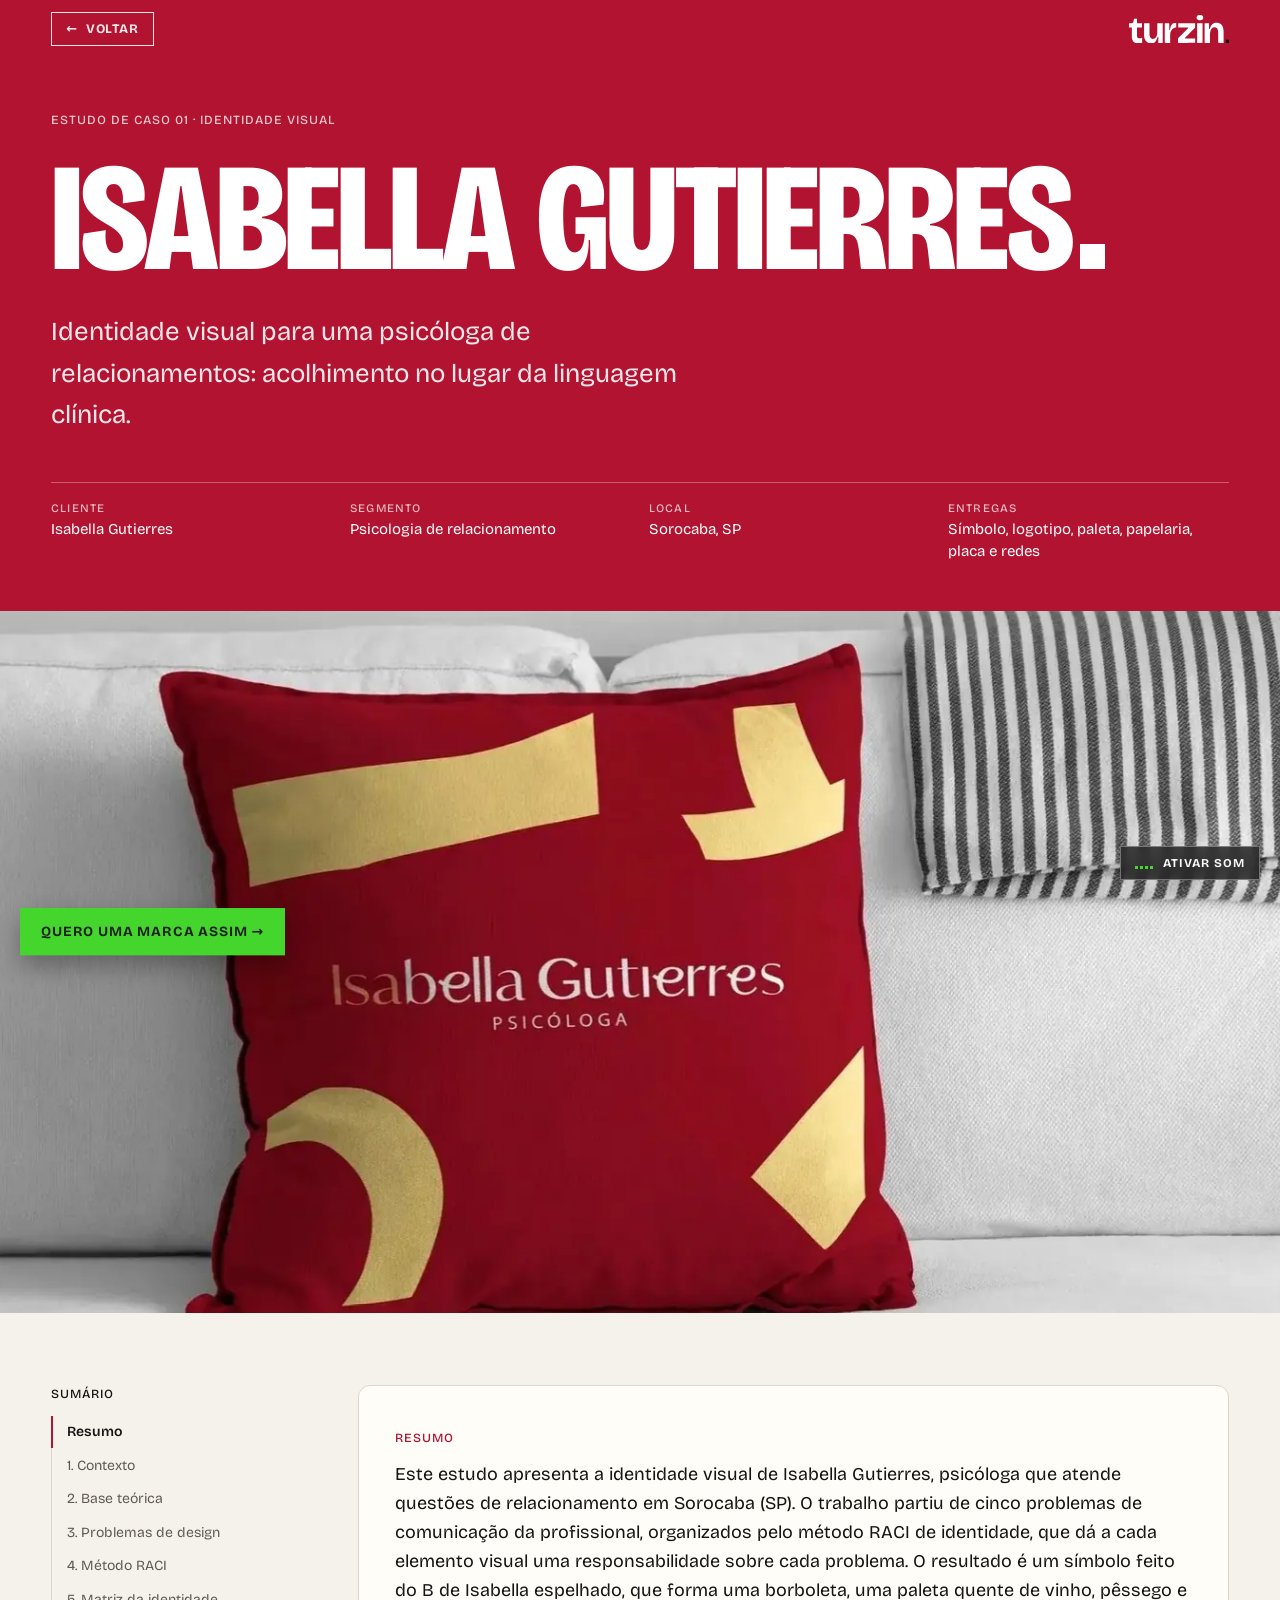
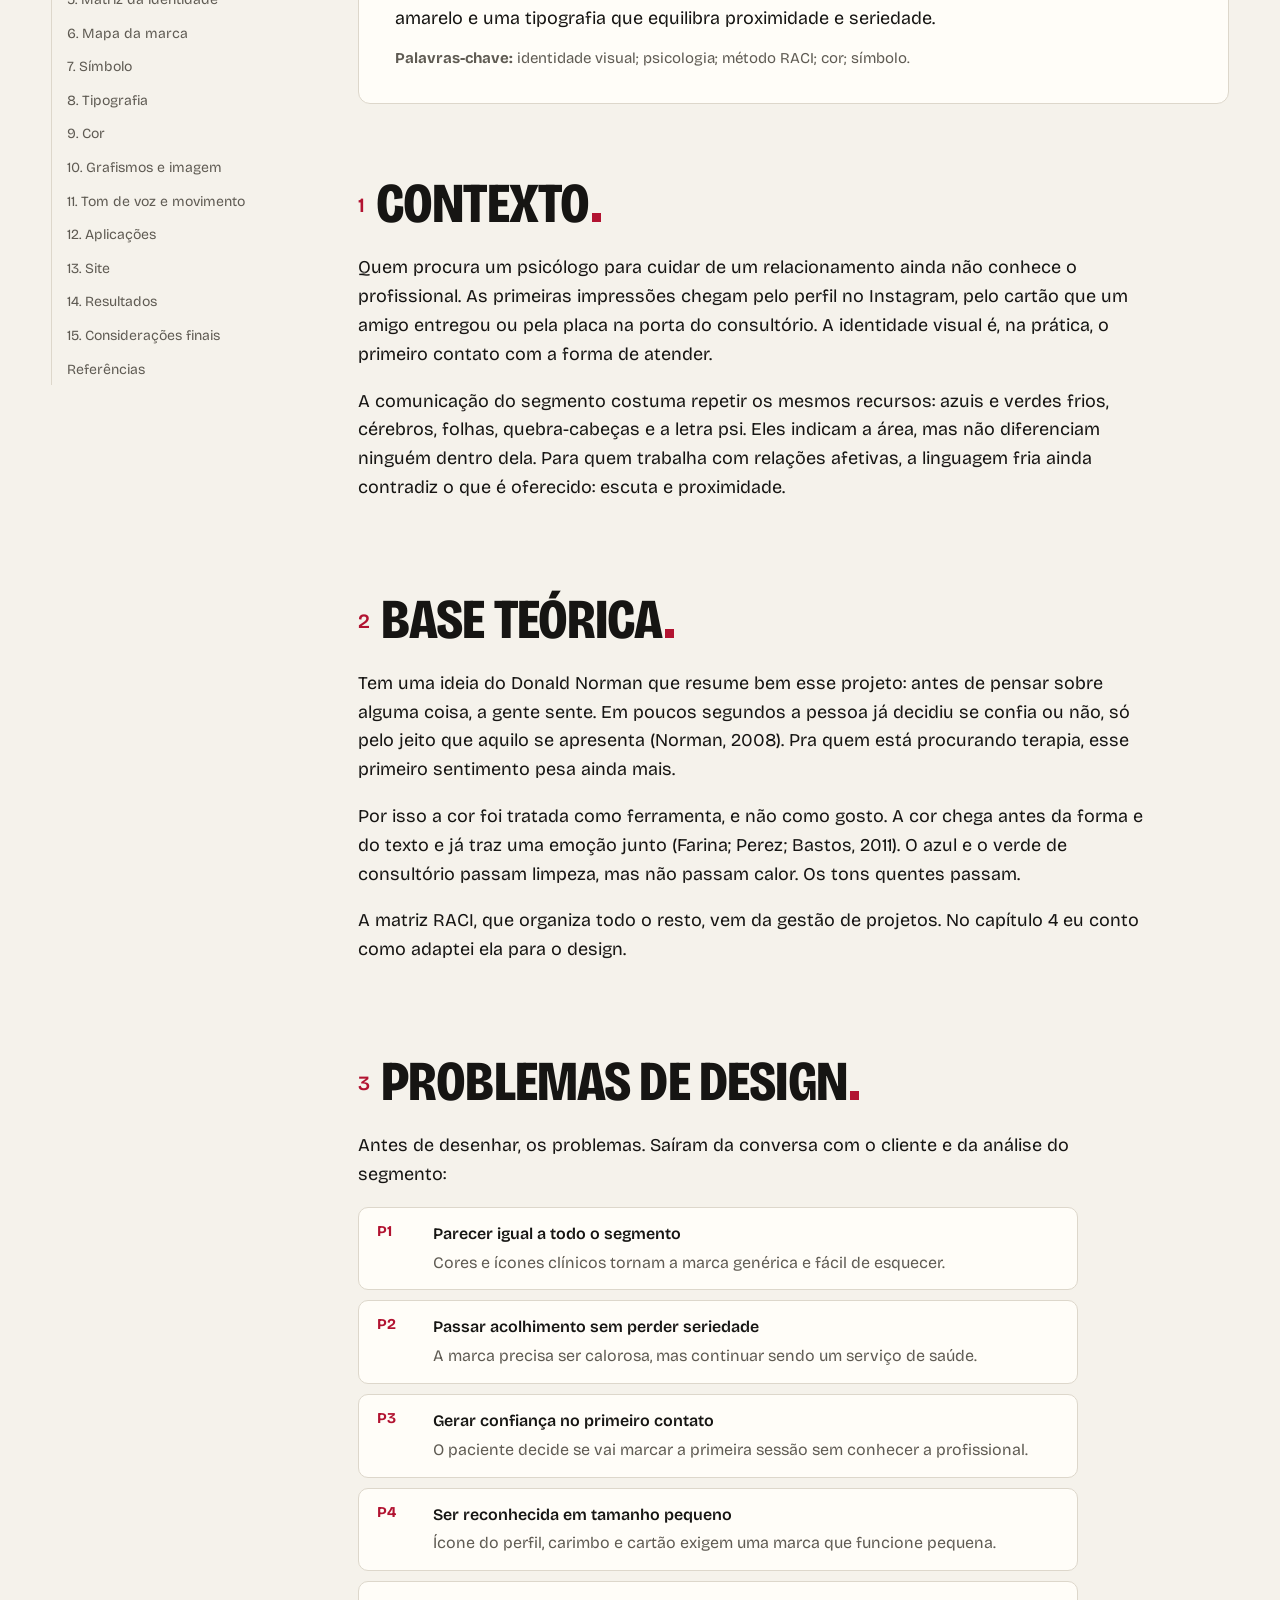
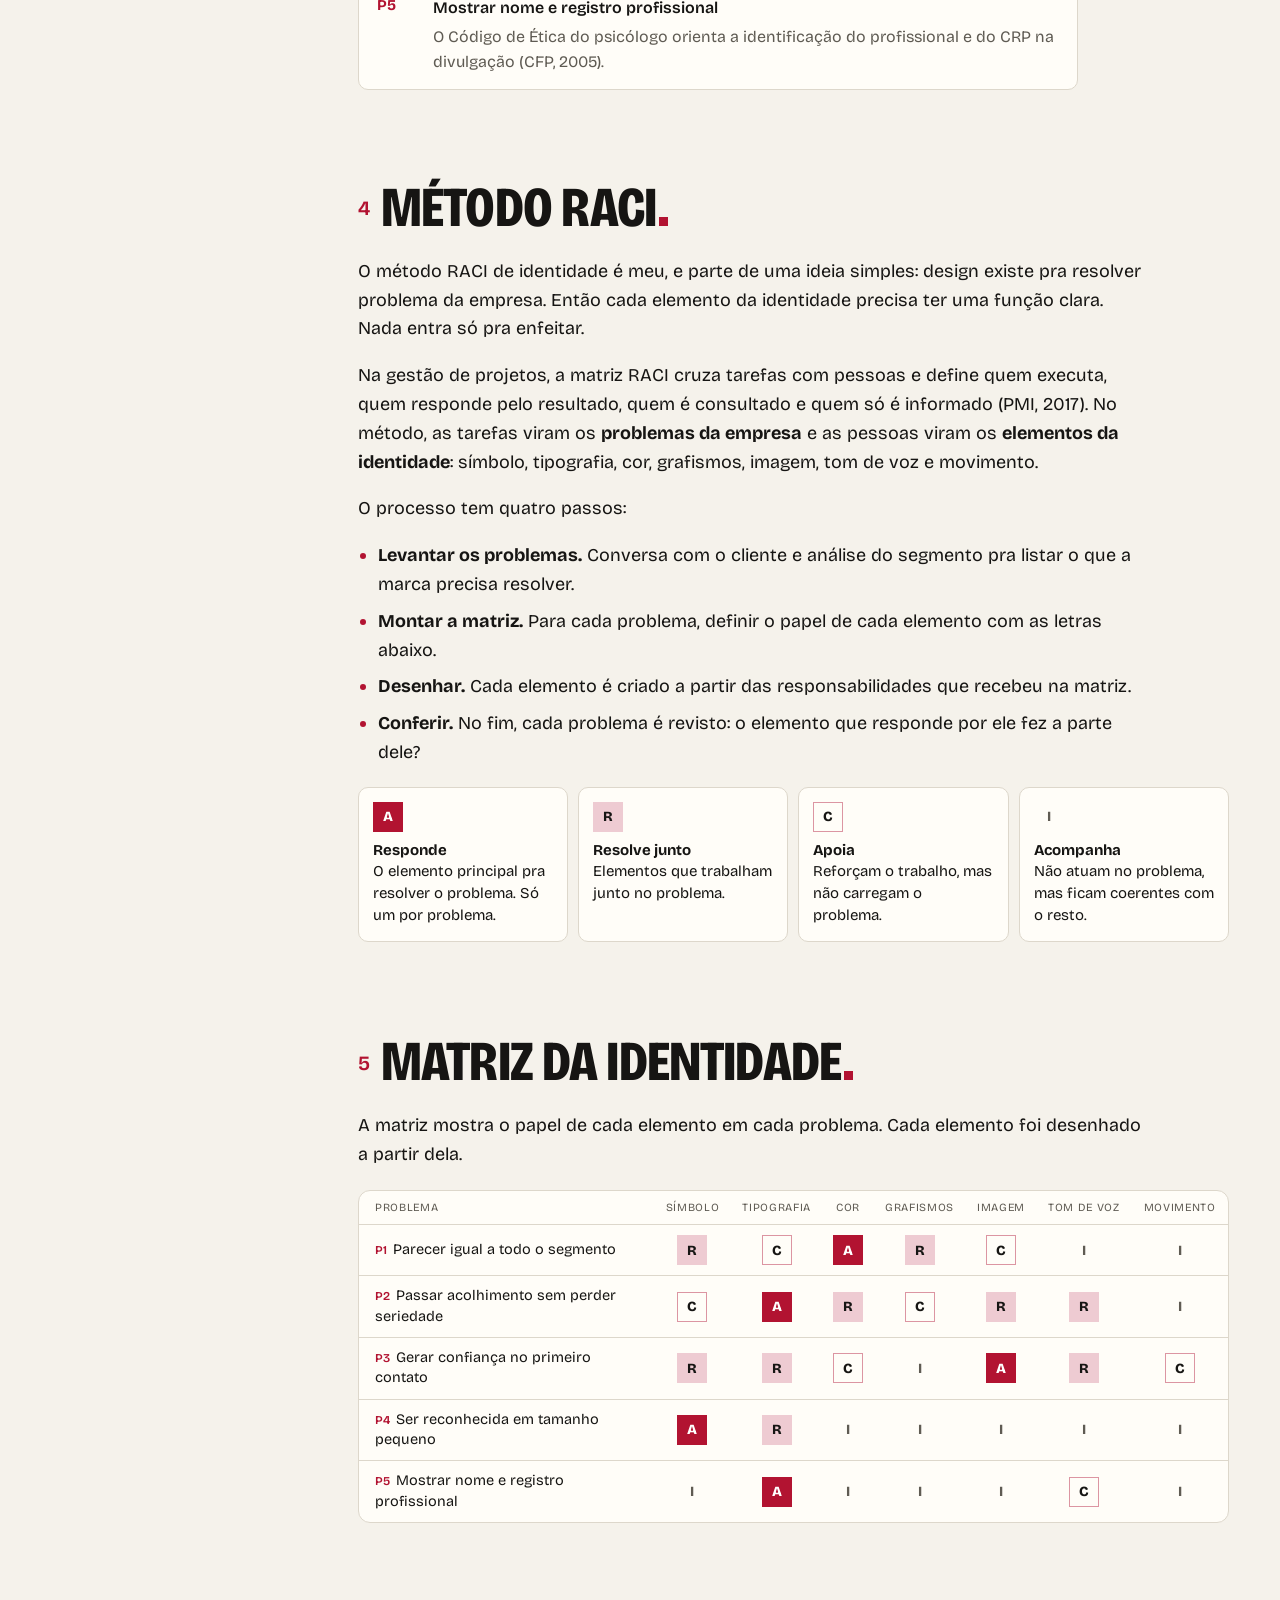
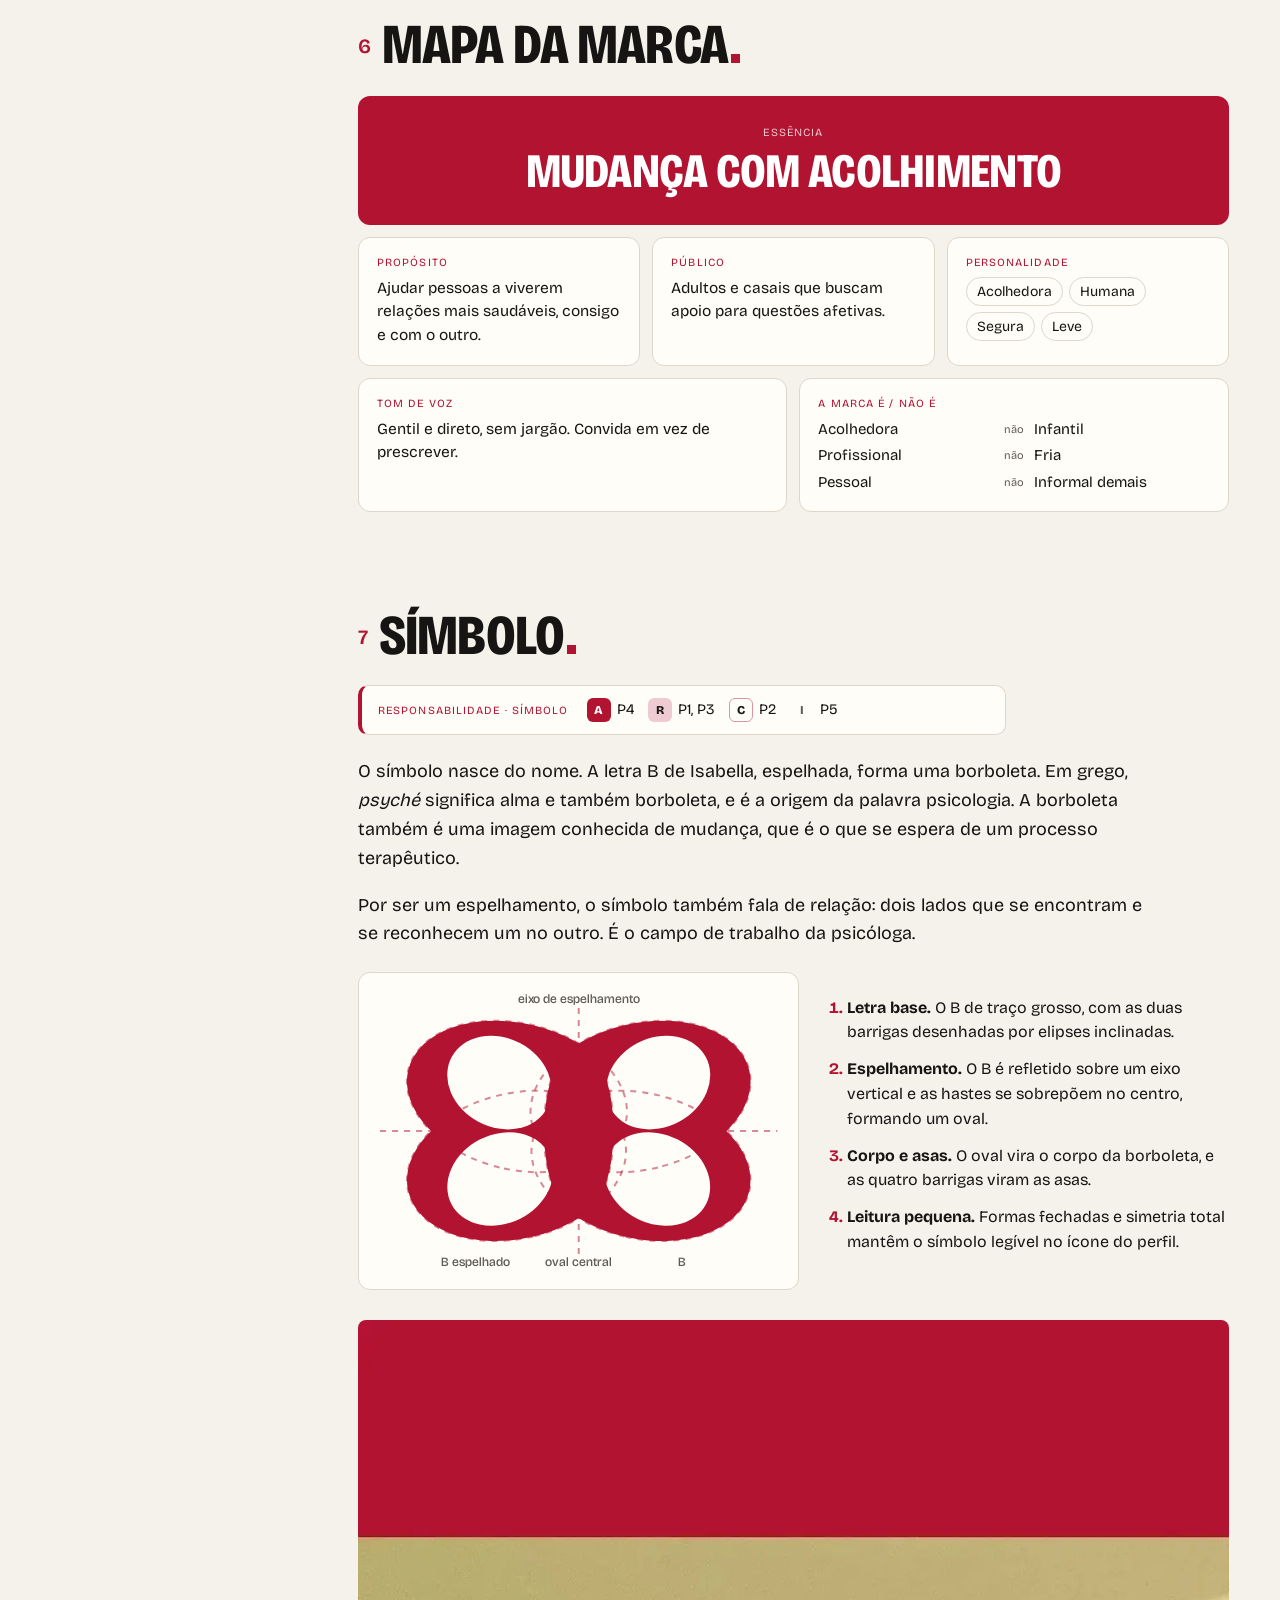
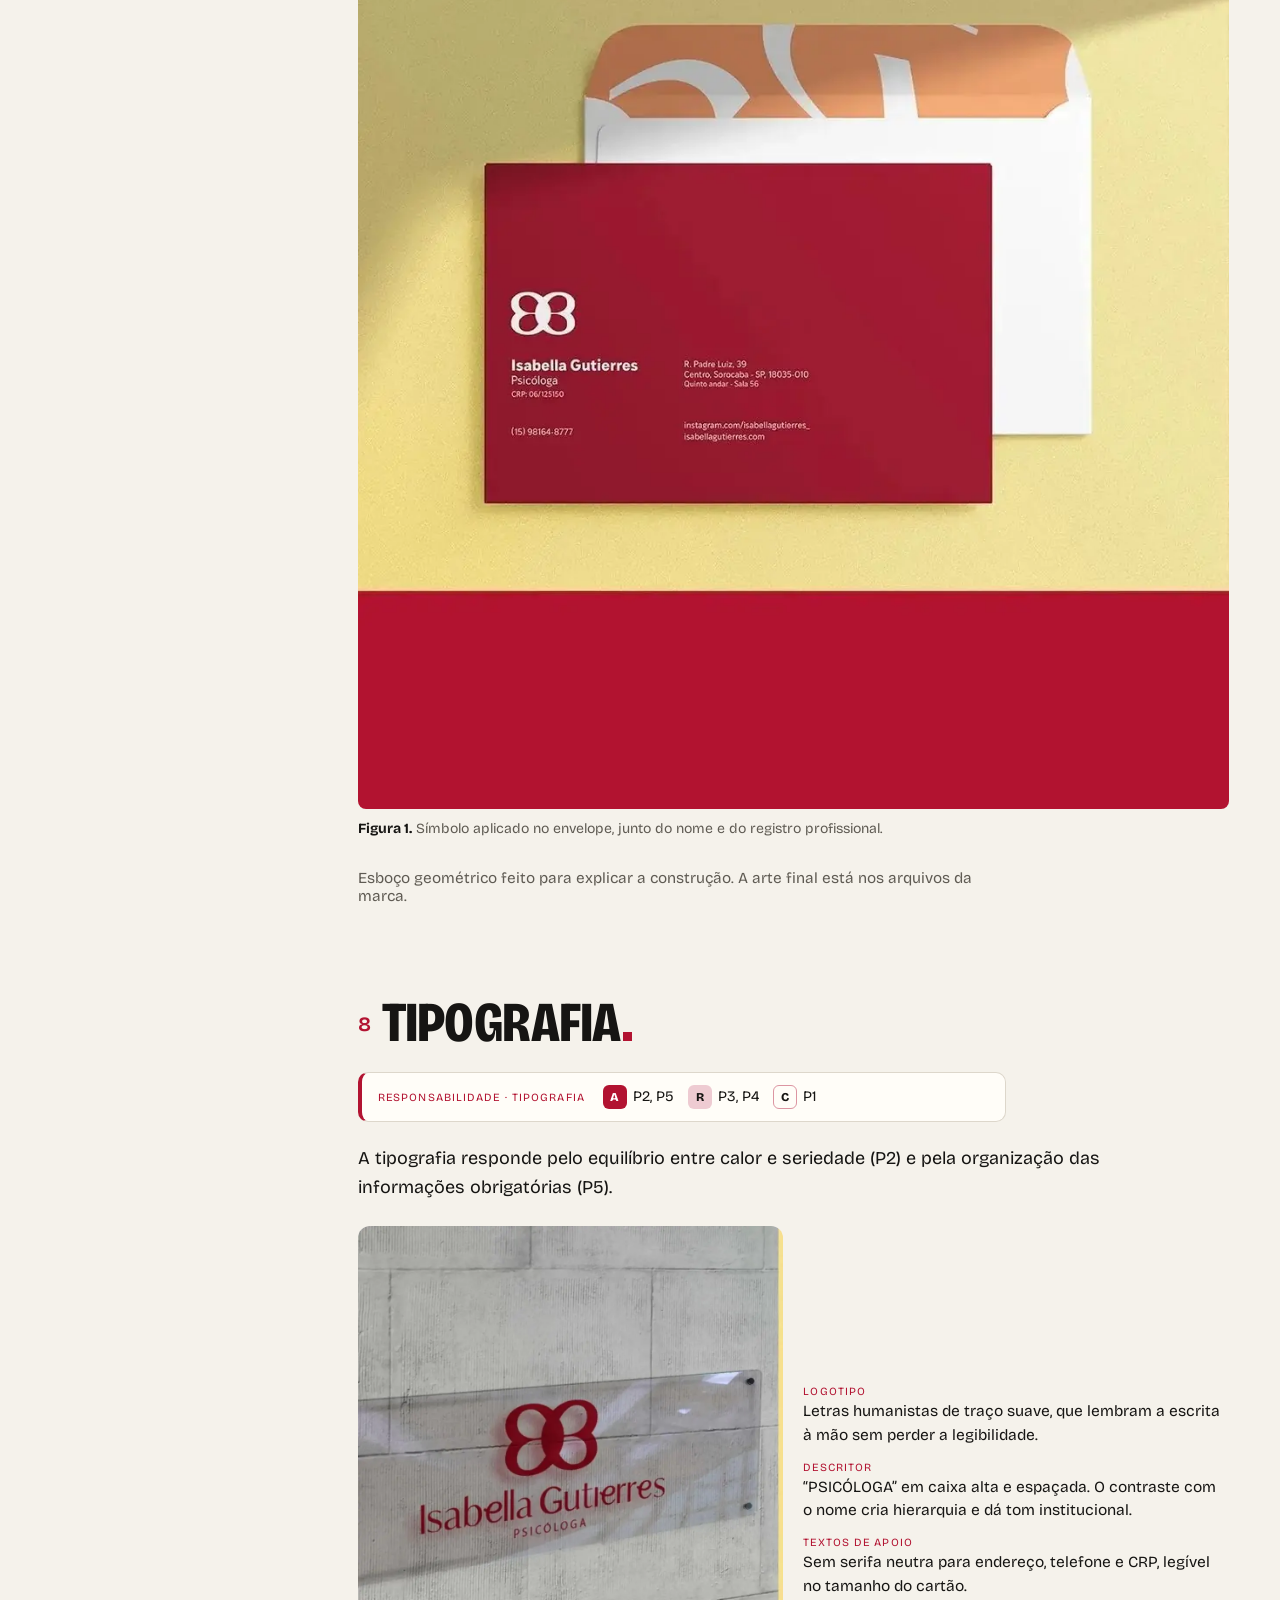
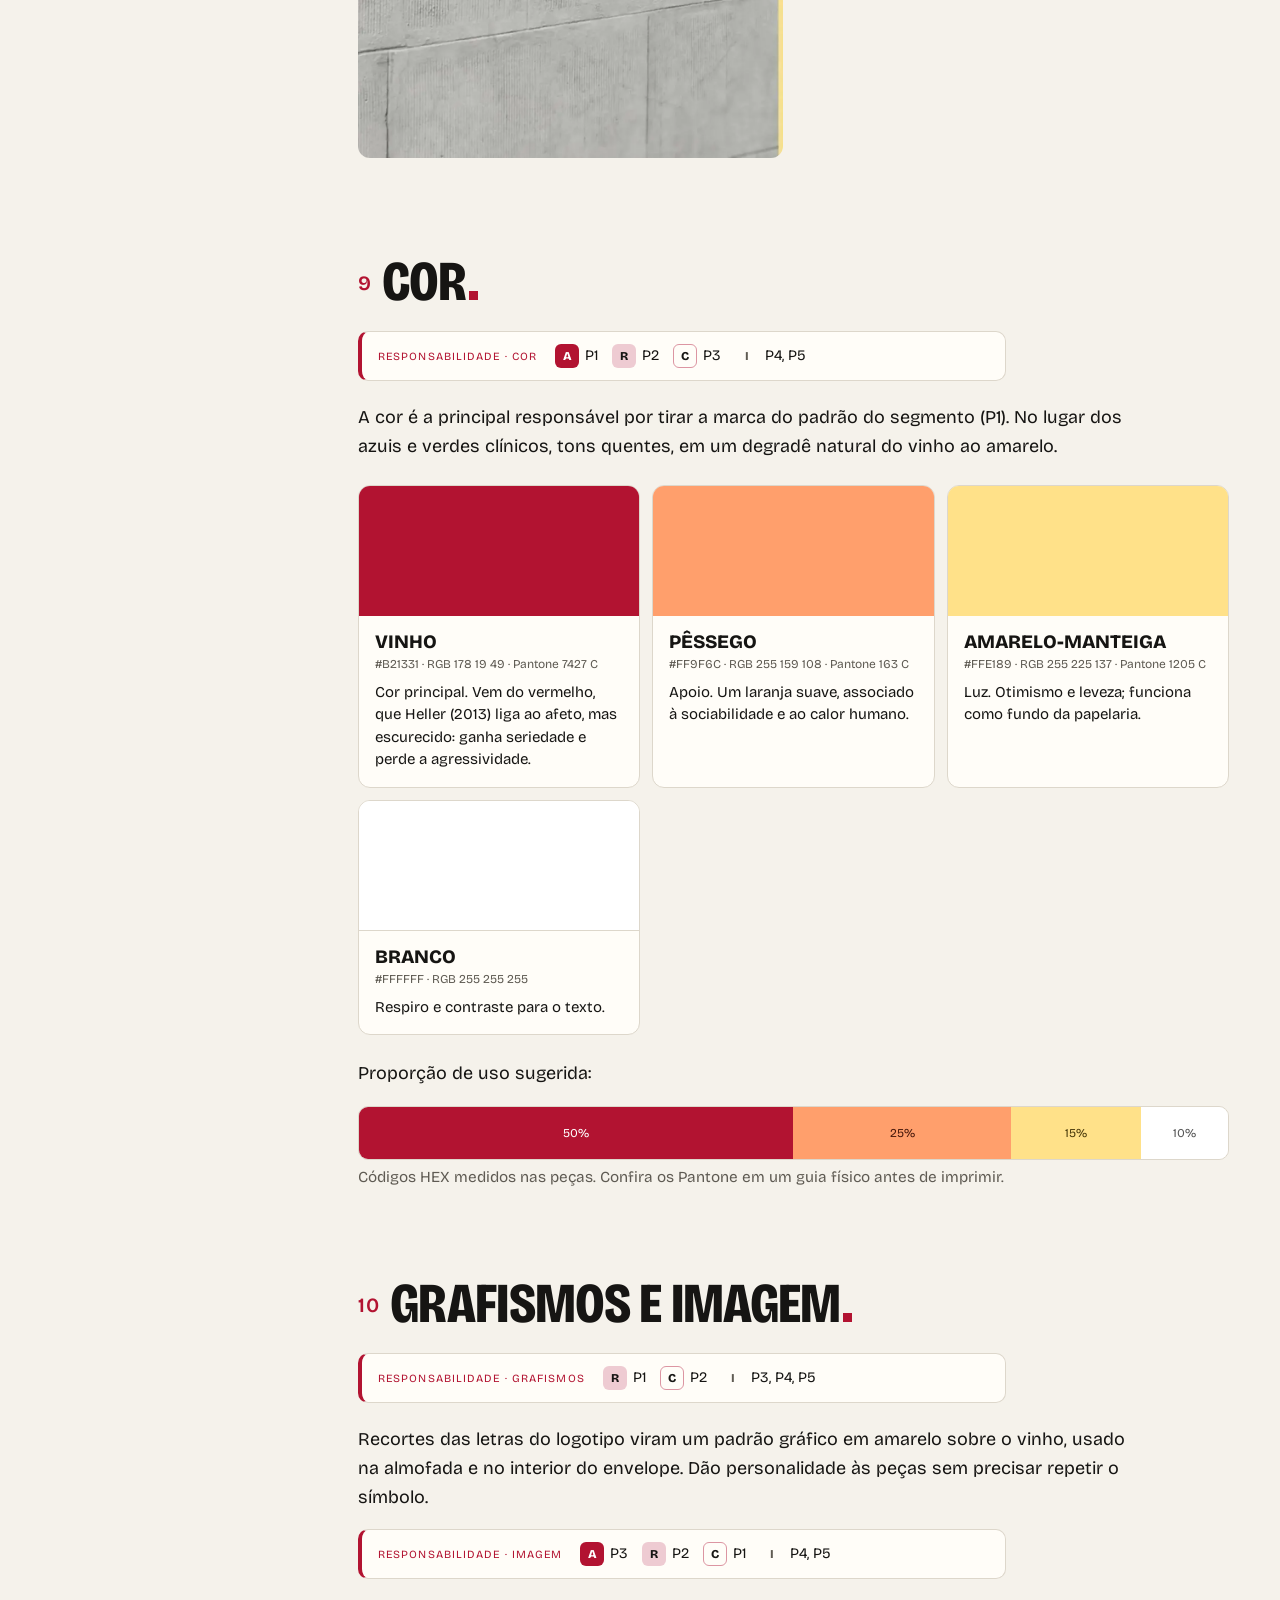
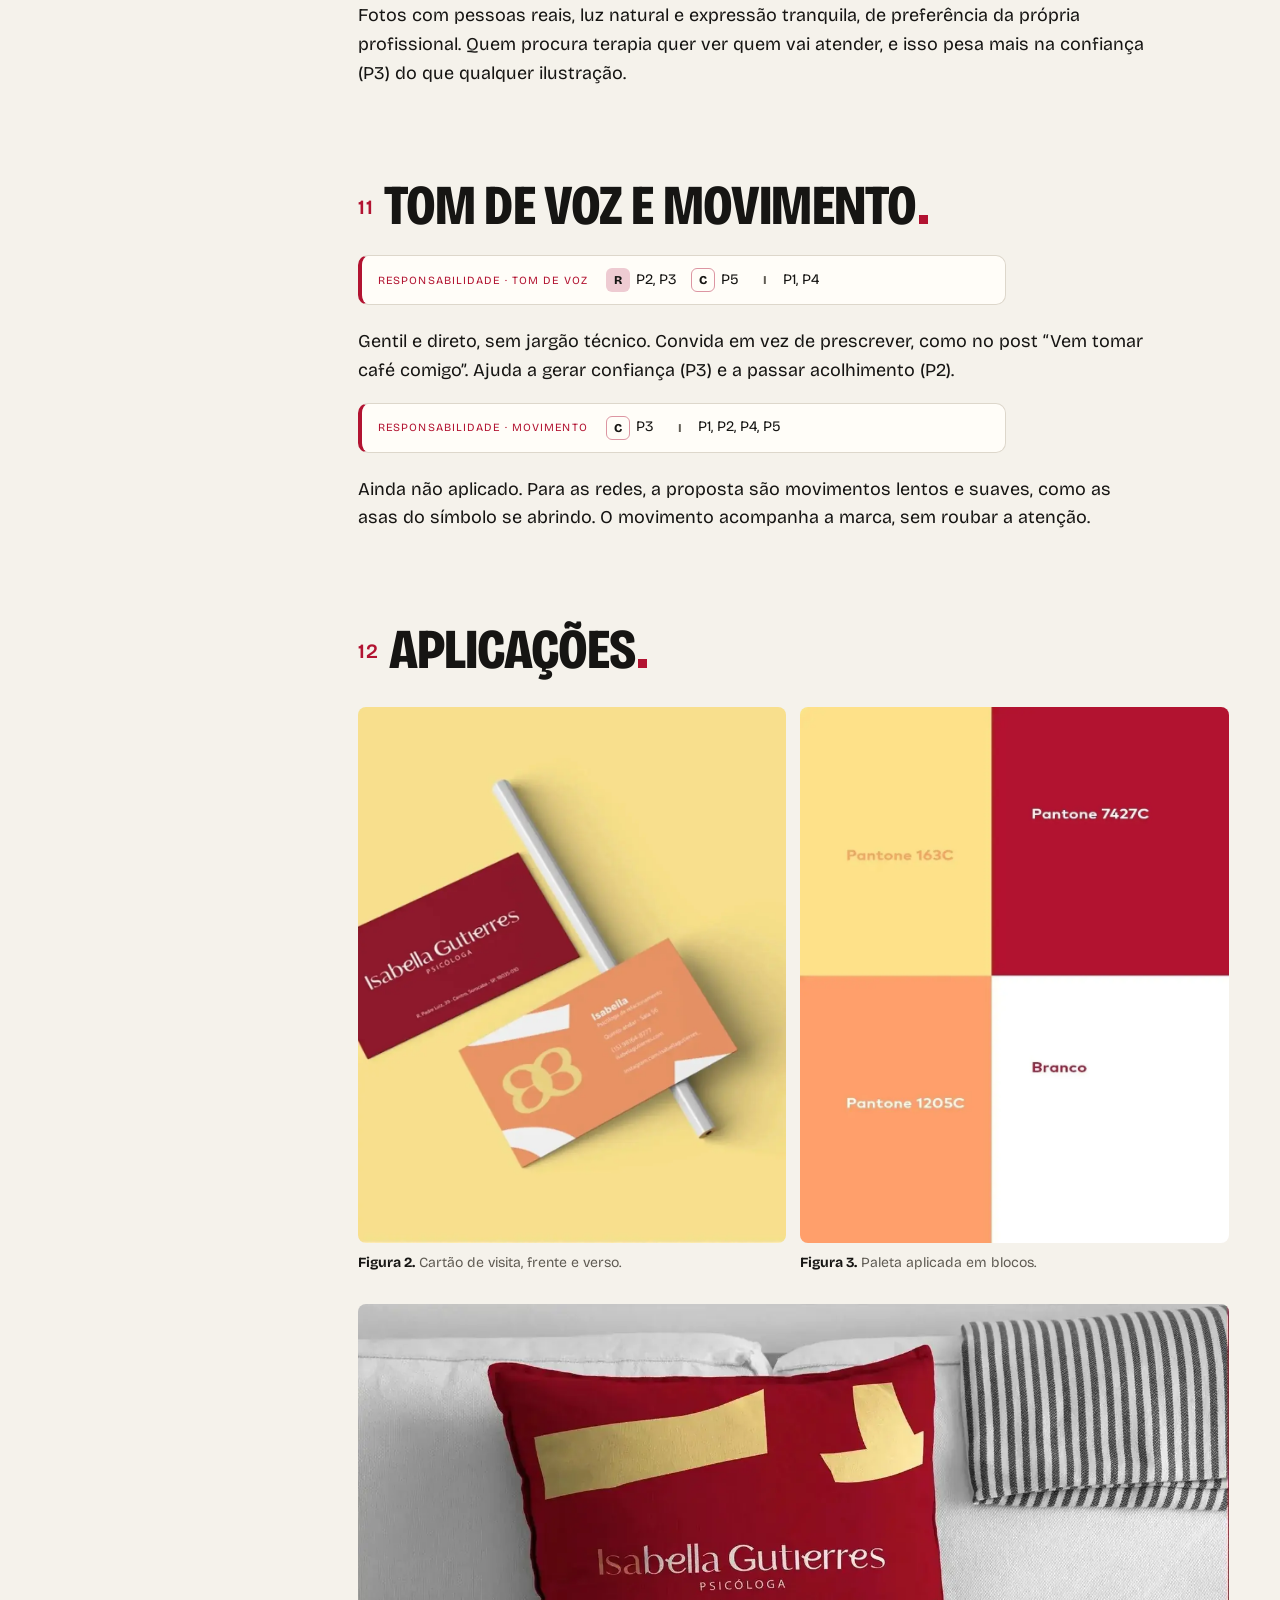
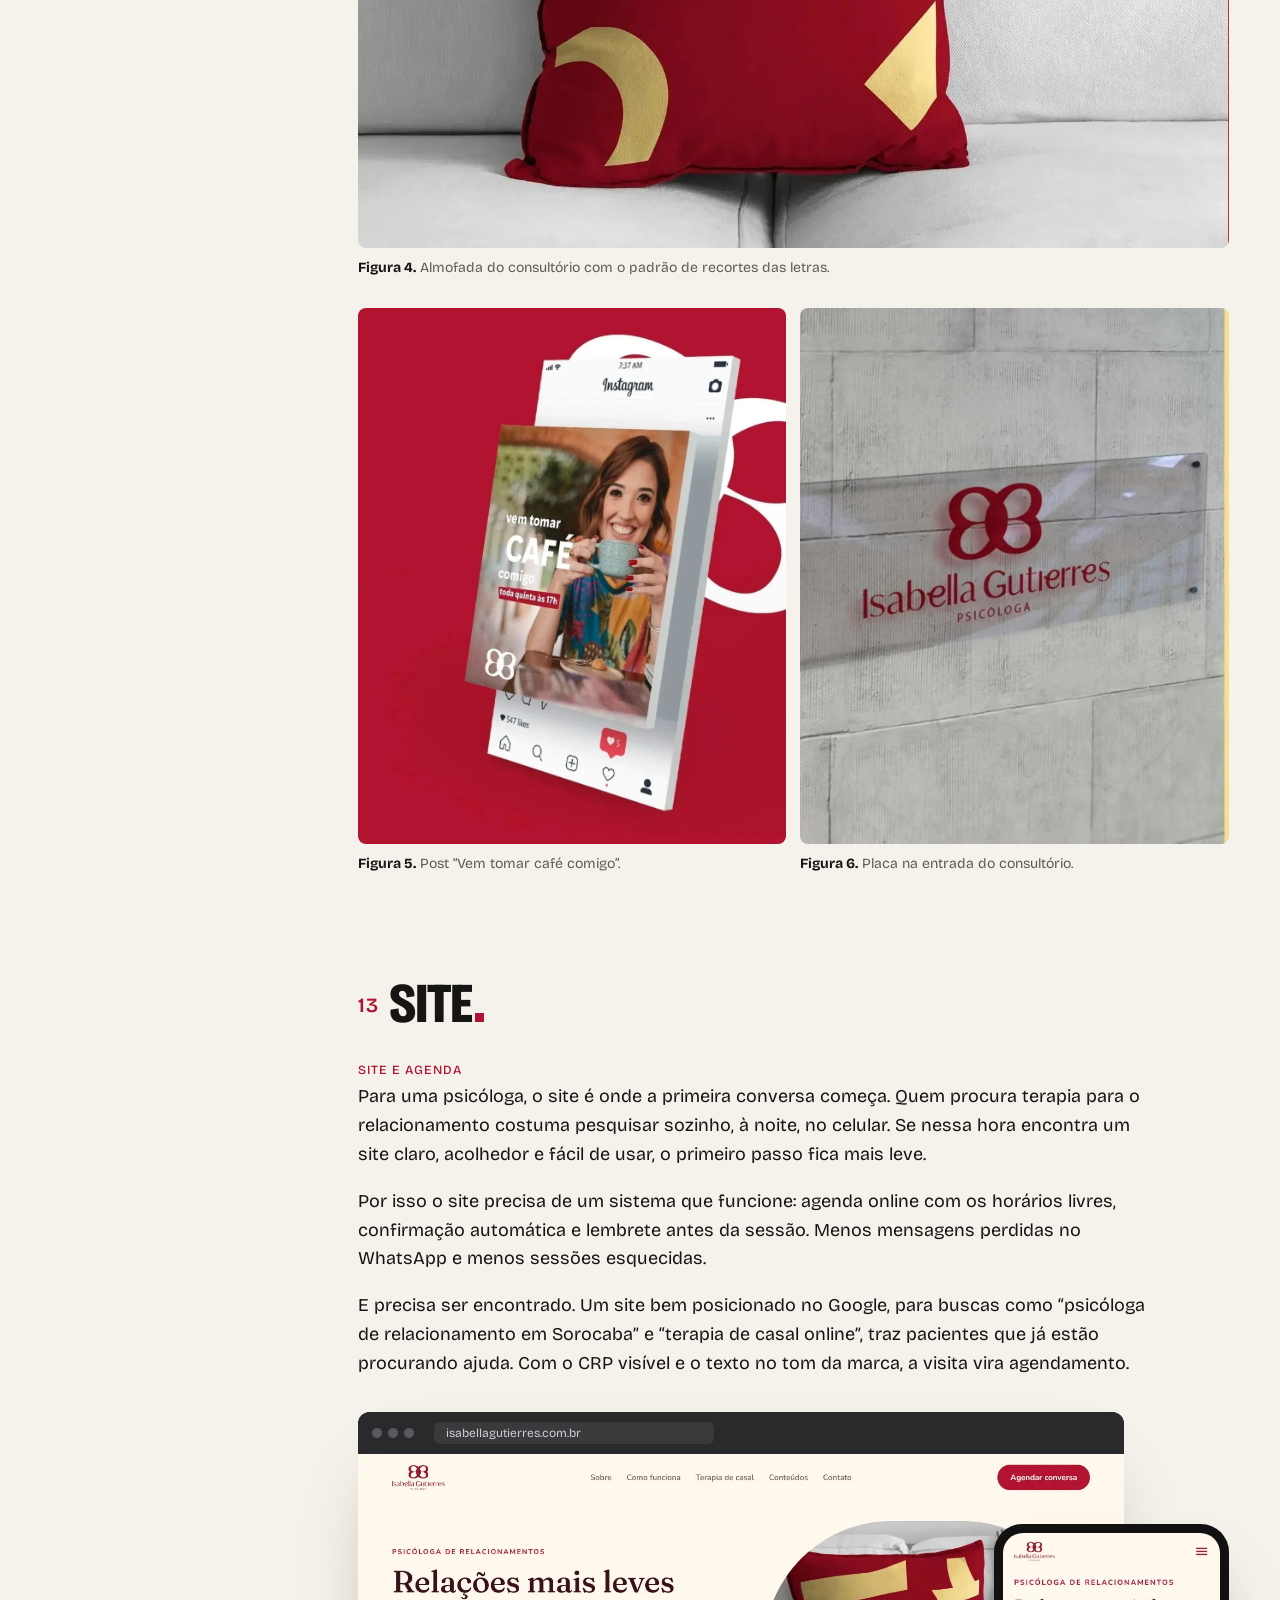
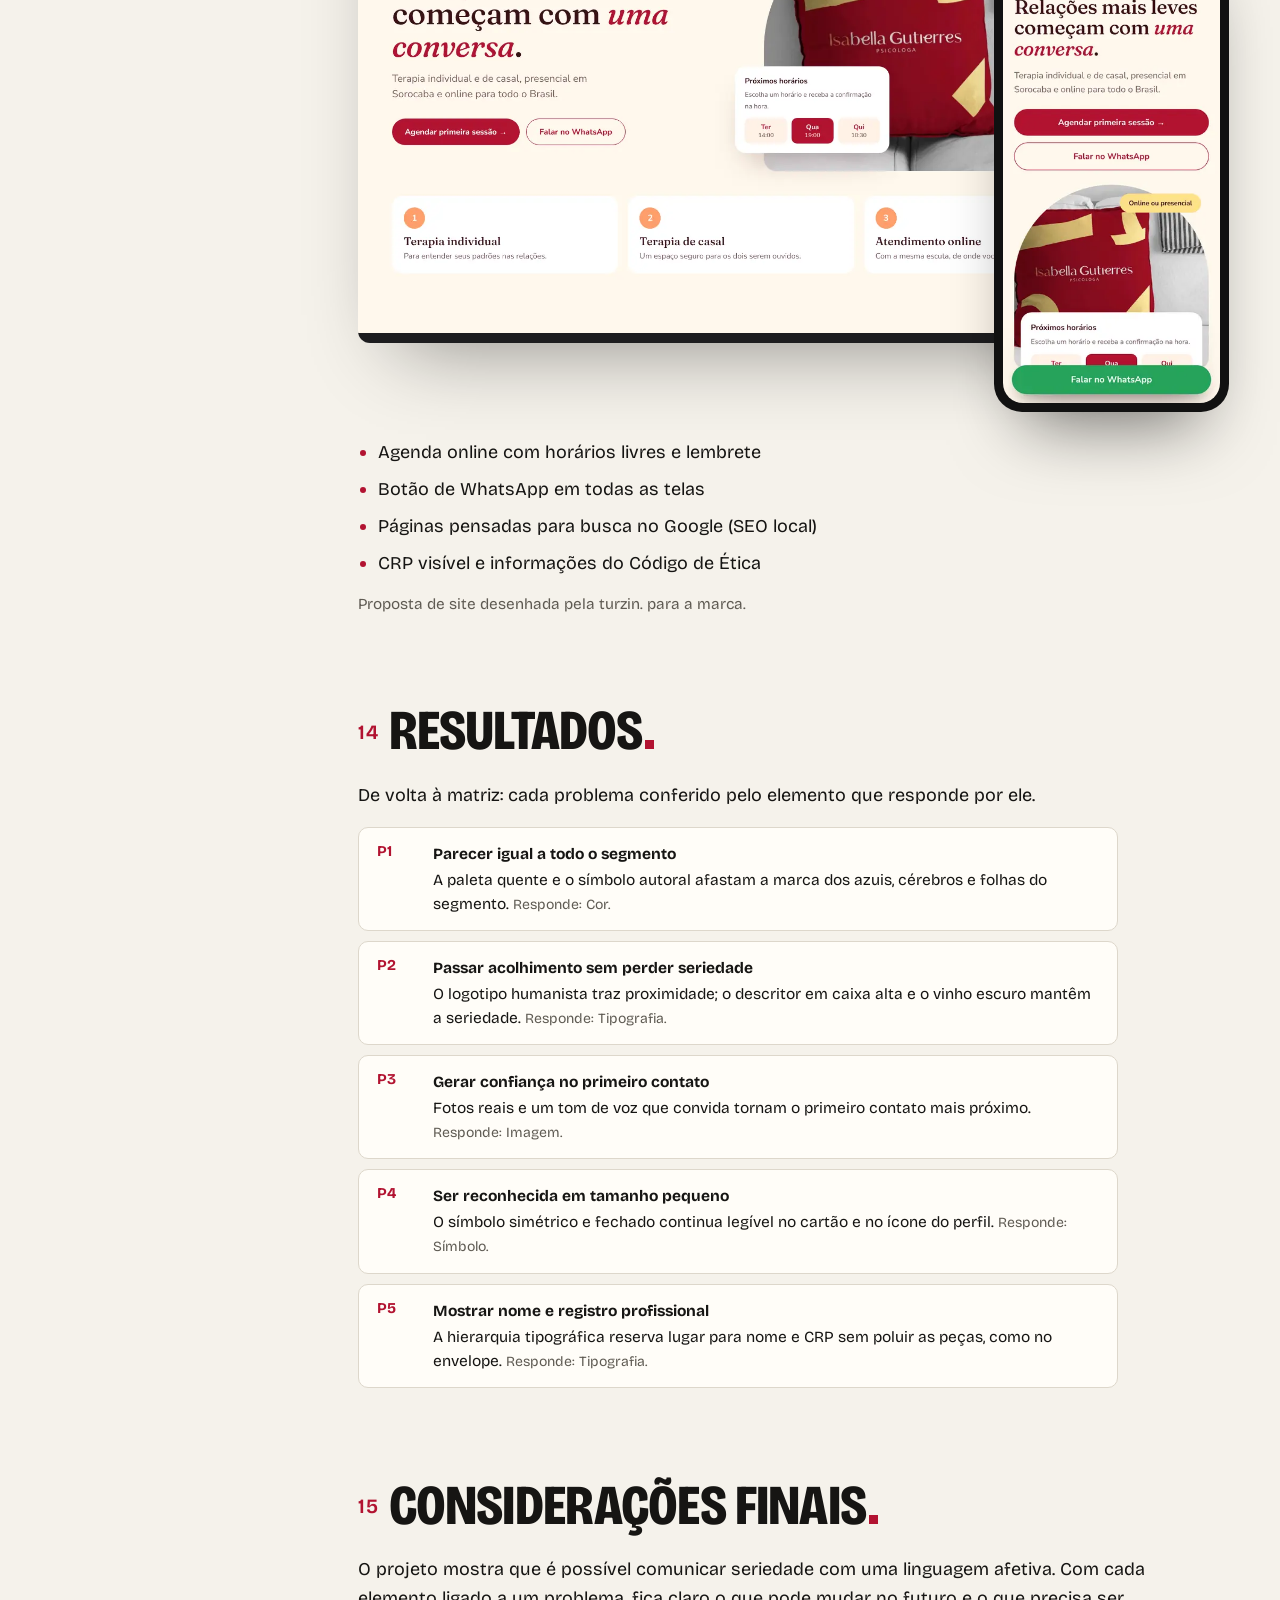
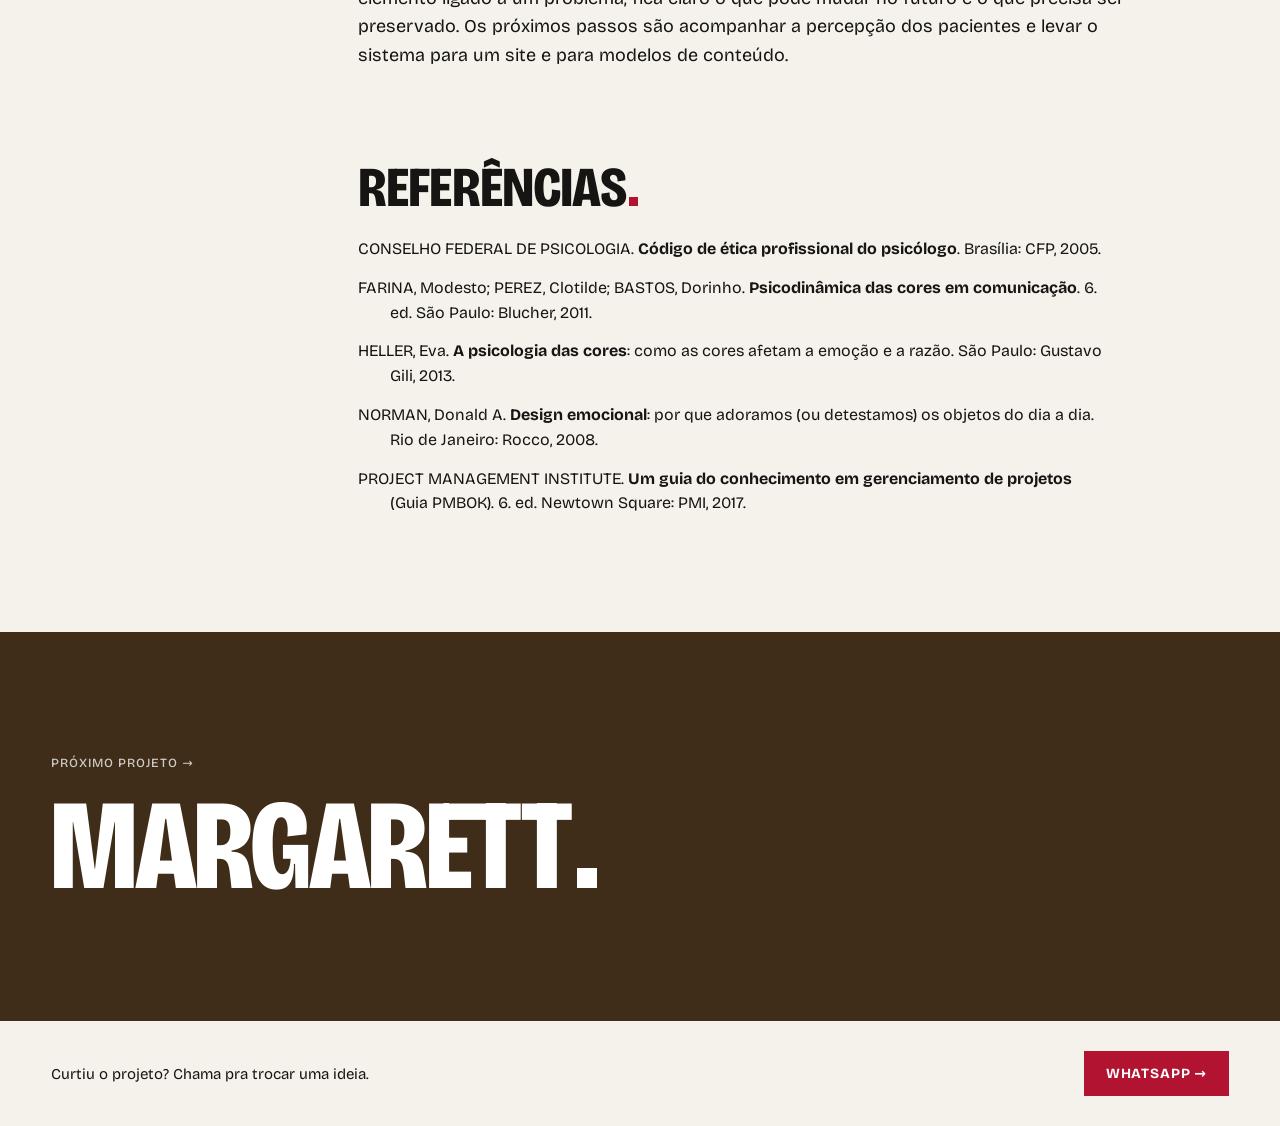
<file: isabella.html>
<!doctype html>
<html lang="pt-BR">
<head>
<meta charset="utf-8">
<meta name="viewport" content="width=device-width, initial-scale=1, viewport-fit=cover">
<!-- ============================================================
     ESTUDO DE CASO · ISABELLA GUTIERRES
     - Textos: direto aqui no HTML (cada <section class="cap"> é um capítulo).
     - Imagens desta página: pasta img/isabella/ (uma subpasta para cada seção).
     - Visual compartilhado pelas 3 páginas: case.css · Comportamento: case.js
     - Cores desta página: bloco :root logo abaixo.
     ============================================================ -->
<title>turzin.</title>
<!-- seo -->
<meta name="description" content="Estudo de caso da identidade visual de Isabella Gutierres, psicóloga de relacionamentos: do problema ao símbolo, cores, tipografia e aplicações. Projeto da turzin.">
<link rel="canonical" href="https://turzindesign.com.br/isabella">
<meta name="robots" content="index, follow, max-image-preview:large">
<meta name="author" content="turzin.">
<meta name="theme-color" content="#212121">
<link rel="icon" href="/img/marca/favicon-32.png" type="image/png" sizes="32x32">
<link rel="apple-touch-icon" href="/img/marca/apple-touch-icon.png">
<meta property="og:type" content="article">
<meta property="og:site_name" content="turzin.">
<meta property="og:locale" content="pt_BR">
<meta property="og:url" content="https://turzindesign.com.br/isabella">
<meta property="og:title" content="Isabella Gutierres · Estudo de caso · turzin.">
<meta property="og:description" content="Estudo de caso da identidade visual de Isabella Gutierres, psicóloga de relacionamentos: do problema ao símbolo, cores, tipografia e aplicações. Projeto da turzin.">
<meta property="og:image" content="https://turzindesign.com.br/img/og/og-isabella.jpg">
<meta property="og:image:width" content="1200">
<meta property="og:image:height" content="630">
<meta property="og:image:alt" content="Isabella Gutierres · Estudo de caso · turzin.">
<meta name="twitter:card" content="summary_large_image">
<meta name="twitter:title" content="Isabella Gutierres · Estudo de caso · turzin.">
<meta name="twitter:description" content="Estudo de caso da identidade visual de Isabella Gutierres, psicóloga de relacionamentos: do problema ao símbolo, cores, tipografia e aplicações. Projeto da turzin.">
<meta name="twitter:image" content="https://turzindesign.com.br/img/og/og-isabella.jpg">
<script type="application/ld+json">{"@context": "https://schema.org", "@graph": [{"@type": "CreativeWork", "@id": "https://turzindesign.com.br/isabella#caso", "name": "Identidade visual Isabella Gutierres", "headline": "Isabella Gutierres · Estudo de caso · turzin.", "description": "Estudo de caso da identidade visual de Isabella Gutierres, psicóloga de relacionamentos: do problema ao símbolo, cores, tipografia e aplicações. Projeto da turzin.", "url": "https://turzindesign.com.br/isabella", "image": "https://turzindesign.com.br/img/og/og-isabella.jpg", "inLanguage": "pt-BR", "genre": "Identidade visual", "about": "Isabella Gutierres, psicóloga de relacionamentos", "creator": {"@id": "https://turzindesign.com.br/#turzin"}, "publisher": {"@id": "https://turzindesign.com.br/#turzin"}}, {"@type": "BreadcrumbList", "itemListElement": [{"@type": "ListItem", "position": 1, "name": "turzin.", "item": "https://turzindesign.com.br/"}, {"@type": "ListItem", "position": 2, "name": "Isabella Gutierres", "item": "https://turzindesign.com.br/isabella"}]}, {"@type": "ProfessionalService", "@id": "https://turzindesign.com.br/#turzin", "name": "turzin.", "url": "https://turzindesign.com.br/", "logo": "https://turzindesign.com.br/img/marca/simbolo-512.png"}]}</script>
<!-- /seo -->
<link rel="icon" href="img/marca/simbolo.svg" type="image/svg+xml">
<!-- fonte hospedada no próprio site (mais rápido que buscar no Google): Bricolage Grotesque variável -->
<link rel="preload" href="fonts/bricolage-latin.woff2" as="font" type="font/woff2" crossorigin>
<style>
@font-face{font-family:'Bricolage Grotesque';font-style:normal;font-display:swap;font-weight:200 800;font-stretch:75% 100%;src:url(fonts/bricolage-latin.woff2) format('woff2');unicode-range:U+0000-00FF,U+0131,U+0152-0153,U+02BB-02BC,U+02C6,U+02DA,U+02DC,U+0304,U+0308,U+0329,U+2000-206F,U+20AC,U+2122,U+2191,U+2193,U+2212,U+2215,U+FEFF,U+FFFD}
@font-face{font-family:'Bricolage Grotesque';font-style:normal;font-display:swap;font-weight:200 800;font-stretch:75% 100%;src:url(fonts/bricolage-latin-ext.woff2) format('woff2');unicode-range:U+0100-02BA,U+02BD-02C5,U+02C7-02CC,U+02CE-02D7,U+02DD-02FF,U+0304,U+0308,U+0329,U+1D00-1DBF,U+1E00-1E9F,U+1EF2-1EFF,U+2020,U+20A0-20AB,U+20AD-20C0,U+2113,U+2C60-2C7F,U+A720-A7FF}
</style>
<link rel="stylesheet" href="case.css">
<style>
  /* [GUIA: isabella-cores] cores desta página = cores do CLIENTE. A página tem a cara da marca dele;
     da turzin. ficam só o logo, a tipografia (Bricolage em caixa alta) e o ponto quadrado. */
  :root {
    --brand: #b21331;   /* cor principal do cliente: capa, números, letras A da matriz, destaques */
    --on-brand: #fff;    /* texto em cima da cor principal */
    --next: #3f2d1a;    /* cor do bloco "Próximo projeto" (Margarett) */
  }
</style>
</head>
<body>
<div class="read"></div>
<header class="top">
  <a class="back" href="index.html#c-isa"><span aria-hidden="true">←</span> Voltar</a>
  <a class="logo" href="index.html" aria-label="turzin. página inicial"><svg aria-hidden="true" focusable="false" viewBox="0 0 1284.0 365.0"><path class="t" transform="translate(-270.0 -717.5) scale(0.5)" d="M1084.0 2164.4C1071.8 2163.5 1052.6 2159.5 1040.2 2155.4C1031.3 2152.4 1015.3 2144.3 1006.1 2138.1C991.9 2128.5 977.5 2114.0 967.3 2099.0C957.6 2084.7 946.6 2060.5 941.9 2043.5C936.3 2022.4 933.3 2007.8 931.1 1990.5C930.5 1986.1 929.5 1978.7 928.8 1974.0C927.9 1967.7 927.5 1924.1 927.2 1805.8L926.9 1646.0L996.4 1646.0L1066.0 1646.0L1066.0 1785.7C1066.0 1872.5 1066.4 1928.8 1067.0 1934.4C1070.2 1963.7 1072.2 1974.2 1077.1 1989.2C1090.4 2029.6 1116.4 2050.0 1154.7 2050.0C1165.4 2050.0 1168.4 2049.6 1180.0 2046.8C1191.0 2044.1 1204.1 2036.4 1215.1 2026.3C1240.1 2003.1 1256.5 1965.7 1263.0 1917.0C1263.6 1912.3 1264.6 1905.6 1265.2 1902.0C1265.9 1897.6 1266.4 1854.4 1266.7 1770.8L1267.2 1646.0L1336.6 1646.0L1406.0 1646.0L1405.8 1898.8L1405.5 2151.5L1350.6 2151.8C1320.3 2151.9 1295.3 2151.7 1294.9 2151.3C1294.5 2150.8 1293.9 2115.3 1293.5 2072.2L1292.7 1994.0L1284.4 1994.0L1276.2 1994.0L1275.2 1997.2C1274.7 1999.0 1273.2 2004.3 1272.0 2009.0C1270.8 2013.7 1268.9 2020.2 1267.9 2023.5C1266.8 2026.8 1265.5 2031.1 1264.9 2033.0C1264.3 2034.9 1263.0 2038.8 1262.0 2041.5C1247.1 2082.4 1234.2 2104.8 1214.6 2124.6C1193.6 2145.6 1172.2 2156.5 1139.5 2162.6C1131.6 2164.0 1095.5 2165.2 1084.0 2164.4ZM757.5 2162.5C740.2 2161.1 731.5 2159.8 721.0 2157.1C693.8 2150.2 675.0 2140.1 657.9 2123.1C647.2 2112.4 640.4 2102.9 634.0 2089.5C626.4 2073.5 622.8 2062.3 619.1 2042.5C613.4 2012.6 613.6 2018.6 613.0 1882.5L612.5 1755.5L576.1 1755.2L539.7 1755.0L540.3 1716.2C540.7 1694.9 541.3 1670.4 541.7 1661.8L542.3 1646.0L571.9 1646.0C602.6 1645.9 615.7 1644.8 626.9 1641.4C638.1 1637.9 645.4 1631.7 649.8 1622.0C652.6 1615.6 652.2 1617.5 659.0 1578.5C660.0 1572.5 661.8 1562.3 663.0 1556.0C664.1 1549.7 665.3 1542.5 665.7 1540.0C666.0 1537.5 666.7 1534.9 667.3 1534.2C668.0 1533.3 677.2 1533.0 707.1 1533.0L746.0 1533.0L746.0 1588.3C746.0 1630.0 746.3 1643.9 747.2 1644.8C748.1 1645.7 763.7 1646.0 811.2 1646.0L874.0 1646.0L874.0 1702.5L874.0 1759.0L810.6 1759.0C753.7 1759.0 747.2 1759.2 746.6 1760.6C746.3 1761.5 746.0 1810.4 746.0 1869.3C746.0 1958.7 746.3 1977.9 747.5 1985.0C749.6 1997.2 750.4 2000.1 753.5 2006.4C760.2 2020.1 773.0 2029.0 791.5 2032.9C798.7 2034.4 833.3 2033.9 842.3 2032.1C851.0 2030.4 862.7 2026.3 869.8 2022.4C873.2 2020.5 876.5 2019.0 877.0 2019.0C877.6 2019.0 878.0 2042.5 878.0 2083.0L878.0 2147.0L874.8 2148.4C871.8 2149.7 868.7 2150.6 859.5 2153.1C857.9 2153.5 854.7 2154.3 852.5 2154.9C845.7 2156.8 828.0 2159.8 817.5 2160.9C805.9 2162.1 777.4 2164.1 774.5 2163.9C773.4 2163.8 765.8 2163.1 757.5 2162.5ZM1459.1 2150.7C1458.3 2149.6 1458.1 2083.6 1458.2 1897.9L1458.5 1646.5L1516.0 1646.5L1573.5 1646.5L1574.0 1732.0L1574.5 1817.5L1583.1 1817.8L1591.6 1818.1L1592.8 1813.0C1593.5 1810.1 1594.0 1806.6 1594.0 1805.2C1594.0 1798.7 1600.3 1768.4 1606.0 1747.5C1607.5 1741.8 1611.1 1731.8 1616.1 1718.8C1618.6 1712.4 1626.6 1697.9 1632.3 1689.6C1644.7 1671.4 1664.9 1654.5 1680.2 1649.6C1685.2 1648.0 1691.4 1646.5 1698.6 1645.1C1706.1 1643.6 1733.3 1642.6 1743.2 1643.5L1752.0 1644.2L1752.0 1700.6L1752.0 1757.0L1740.0 1757.0C1725.5 1757.0 1717.7 1759.2 1700.5 1768.0C1663.6 1786.9 1632.9 1815.7 1619.3 1844.0C1614.3 1854.4 1613.3 1856.9 1609.7 1868.0C1606.5 1877.9 1605.0 1883.1 1603.0 1892.5C1602.5 1894.7 1601.8 1897.8 1601.4 1899.5C1598.9 1910.8 1598.7 1921.8 1598.1 2033.0L1597.5 2151.5L1528.9 2151.8C1472.0 2152.0 1460.1 2151.8 1459.1 2150.7ZM1800.7 2151.3C1800.3 2151.0 1800.0 2124.5 1800.0 2092.6L1800.0 2034.5L1930.5 1902.0L2061.1 1769.5L2060.8 1763.5L2060.5 1757.5L1932.8 1757.2L1805.0 1757.0L1804.5 1754.7C1804.2 1753.5 1804.1 1728.7 1804.2 1699.5L1804.5 1646.5L2021.0 1646.5L2237.5 1646.5L2237.8 1703.5L2238.0 1760.4L2204.7 1794.0C2186.3 1812.4 2126.9 1872.4 2072.7 1927.3L1974.0 2027.0L1974.0 2032.4C1974.0 2035.7 1974.5 2038.2 1975.3 2038.9C1976.3 2039.7 2013.0 2040.1 2108.1 2040.2L2239.5 2040.5L2239.8 2094.9C2239.9 2134.2 2239.7 2149.7 2238.9 2150.6C2237.9 2151.8 2202.5 2152.0 2019.5 2152.0C1899.5 2152.0 1801.0 2151.7 1800.7 2151.3ZM2482.7 2151.3C2482.3 2151.0 2482.0 2037.1 2482.0 1898.3L2482.0 1646.0L2539.1 1646.0L2596.3 1646.0L2595.9 1721.2L2595.5 1796.5L2604.5 1796.5L2613.5 1796.5L2615.3 1789.5C2634.0 1717.2 2663.6 1672.8 2708.5 1650.2C2724.1 1642.4 2732.6 1639.4 2749.5 1636.2C2783.2 1629.9 2811.3 1630.5 2842.5 1638.5C2886.1 1649.6 2920.6 1678.7 2941.0 1721.6C2943.8 1727.6 2946.5 1733.4 2947.0 1734.5C2955.8 1755.8 2963.5 1789.1 2966.9 1821.0C2970.0 1849.3 2970.1 1859.0 2969.8 2004.0L2969.5 2151.5L2901.1 2151.8C2851.4 2151.9 2832.3 2151.7 2831.4 2150.9C2830.2 2149.9 2830.0 2127.1 2830.0 2012.7C2830.0 1926.8 2829.6 1872.2 2829.0 1866.6C2826.0 1839.4 2822.3 1820.9 2817.5 1808.0C2813.9 1798.4 2805.8 1783.2 2801.0 1777.3C2782.7 1754.5 2753.6 1744.2 2722.0 1749.4C2706.5 1752.0 2692.4 1757.8 2681.3 1766.2C2673.1 1772.5 2659.9 1786.8 2653.6 1796.4C2644.9 1809.6 2635.9 1829.7 2632.0 1844.5C2631.5 1846.2 2630.5 1850.0 2629.7 1853.0C2628.9 1856.0 2627.3 1863.7 2626.2 1870.0C2625.1 1876.3 2623.6 1884.4 2622.9 1888.0C2621.9 1892.9 2621.5 1925.4 2621.3 2022.5C2621.0 2120.1 2620.6 2150.6 2619.7 2151.2C2618.2 2152.1 2483.6 2152.3 2482.7 2151.3ZM2336.8 1568.5C2306.0 1563.3 2287.3 1549.3 2279.7 1526.0C2276.6 1516.6 2275.6 1504.6 2276.9 1494.2C2281.1 1462.1 2298.2 1444.8 2333.6 1436.9C2342.8 1434.8 2380.5 1435.1 2389.8 1437.3C2405.6 1441.1 2415.4 1445.5 2424.7 1453.0C2446.4 1470.5 2452.4 1509.9 2437.5 1536.6C2430.6 1549.0 2417.4 1559.2 2402.0 1564.3C2397.8 1565.7 2395.4 1566.3 2381.2 1569.0C2373.9 1570.4 2346.2 1570.0 2336.8 1568.5Z"/><rect class="t" x="875.0" y="105.5" width="69.5" height="253.0"/><rect class="d" x="1241.5" y="316.5" width="42.5" height="42.0"/></svg></a>
</header>

<!-- ================= [GUIA: isabella-capa] CAPA ================= -->
<section class="capa" id="capa">
  <span class="kick mono">Estudo de caso 01 · Identidade visual</span>
  <h1>Isabella Gutierres<span class="pt"></span></h1>
  <p class="sub">Identidade visual para uma psicóloga de relacionamentos: acolhimento no lugar da linguagem clínica.</p>
  <div class="ficha"><div><b>Cliente</b>Isabella Gutierres</div><div><b>Segmento</b>Psicologia de relacionamento</div><div><b>Local</b>Sorocaba, SP</div><div><b>Entregas</b>Símbolo, logotipo, paleta, papelaria, placa e redes</div></div>
  <!-- imagem da capa: img/isabella/1-capa -->
  <div class="capa-img"><img src="img/isabella/1-capa/almofada.webp" alt="Almofada vinho com a marca sobre um sofá claro" style="object-position:center 50%"></div>
</section>

<div class="corpo">
  <!-- SUMÁRIO (lateral, só no PC). Se criar um capítulo, adicione um link aqui -->
  <nav class="sumario" aria-label="Sumário">
    <b class="mono">Sumário</b>
    <ol>
      <li><a href="#resumo">Resumo</a></li>
      <li><a href="#contexto">1. Contexto</a></li>
      <li><a href="#base">2. Base teórica</a></li>
      <li><a href="#problemas">3. Problemas de design</a></li>
      <li><a href="#metodo">4. Método RACI</a></li>
      <li><a href="#matriz">5. Matriz da identidade</a></li>
      <li><a href="#mapa">6. Mapa da marca</a></li>
      <li><a href="#simbolo">7. Símbolo</a></li>
      <li><a href="#tipografia">8. Tipografia</a></li>
      <li><a href="#cor">9. Cor</a></li>
      <li><a href="#grafismos">10. Grafismos e imagem</a></li>
      <li><a href="#voz">11. Tom de voz e movimento</a></li>
      <li><a href="#aplicacoes">12. Aplicações</a></li>
      <li><a href="#site">13. Site</a></li>
      <li><a href="#resultados">14. Resultados</a></li>
      <li><a href="#consideracoes">15. Considerações finais</a></li>
      <li><a href="#referencias">Referências</a></li>
    </ol>
  </nav>

  <article>
    <!-- ================= [GUIA: isabella-textos] RESUMO ================= -->
    <section class="resumo cap" id="resumo">
      <span class="mono" style="color:var(--brand)">Resumo</span>
      <p>Este estudo apresenta a identidade visual de Isabella Gutierres, psicóloga que atende questões de relacionamento em Sorocaba (SP). O trabalho partiu de cinco problemas de comunicação da profissional, organizados pelo método RACI de identidade, que dá a cada elemento visual uma responsabilidade sobre cada problema. O resultado é um símbolo feito do B de Isabella espelhado, que forma uma borboleta, uma paleta quente de vinho, pêssego e amarelo e uma tipografia que equilibra proximidade e seriedade.</p>
      <p class="chave"><b>Palavras-chave:</b> identidade visual; psicologia; método RACI; cor; símbolo.</p>
    </section>

    <section class="cap" id="contexto">
      <h2><span class="n">1</span>Contexto<span class="pt"></span></h2>
      <p>Quem procura um psicólogo para cuidar de um relacionamento ainda não conhece o profissional. As primeiras impressões chegam pelo perfil no Instagram, pelo cartão que um amigo entregou ou pela placa na porta do consultório. A identidade visual é, na prática, o primeiro contato com a forma de atender.</p><p>A comunicação do segmento costuma repetir os mesmos recursos: azuis e verdes frios, cérebros, folhas, quebra-cabeças e a letra psi. Eles indicam a área, mas não diferenciam ninguém dentro dela. Para quem trabalha com relações afetivas, a linguagem fria ainda contradiz o que é oferecido: escuta e proximidade.</p>
    </section>

    <!-- [GUIA: isabella-base] base teórica deste projeto: cada parágrafo é um <p>. Se citar um autor novo, inclua ele nas Referências -->
    <section class="cap" id="base">
      <h2><span class="n">2</span>Base teórica<span class="pt"></span></h2>
      <p>Tem uma ideia do Donald Norman que resume bem esse projeto: antes de pensar sobre alguma coisa, a gente sente. Em poucos segundos a pessoa já decidiu se confia ou não, só pelo jeito que aquilo se apresenta (Norman, 2008). Pra quem está procurando terapia, esse primeiro sentimento pesa ainda mais.</p>
      <p>Por isso a cor foi tratada como ferramenta, e não como gosto. A cor chega antes da forma e do texto e já traz uma emoção junto (Farina; Perez; Bastos, 2011). O azul e o verde de consultório passam limpeza, mas não passam calor. Os tons quentes passam.</p>
      <p>A matriz RACI, que organiza todo o resto, vem da gestão de projetos. No capítulo 4 eu conto como adaptei ela para o design.</p>
    </section>

    <!-- ================= [GUIA: isabella-problemas] PROBLEMAS (P1 a P5) =================
         Se mudar um problema aqui, mude também a linha dele na matriz e nos resultados -->
    <section class="cap" id="problemas">
      <h2><span class="n">3</span>Problemas de design<span class="pt"></span></h2>
      <p>Antes de desenhar, os problemas. Saíram da conversa com o cliente e da análise do segmento:</p>
      <ol class="problemas"><li><b class="p">P1</b><strong>Parecer igual a todo o segmento</strong><span>Cores e ícones clínicos tornam a marca genérica e fácil de esquecer.</span></li><li><b class="p">P2</b><strong>Passar acolhimento sem perder seriedade</strong><span>A marca precisa ser calorosa, mas continuar sendo um serviço de saúde.</span></li><li><b class="p">P3</b><strong>Gerar confiança no primeiro contato</strong><span>O paciente decide se vai marcar a primeira sessão sem conhecer a profissional.</span></li><li><b class="p">P4</b><strong>Ser reconhecida em tamanho pequeno</strong><span>Ícone do perfil, carimbo e cartão exigem uma marca que funcione pequena.</span></li><li><b class="p">P5</b><strong>Mostrar nome e registro profissional</strong><span>O Código de Ética do psicólogo orienta a identificação do profissional e do CRP na divulgação (CFP, 2005).</span></li></ol>
    </section>

    <!-- método RACI: o mesmo texto nas 3 páginas -->
    <section class="cap" id="metodo">
      <h2><span class="n">4</span>Método RACI<span class="pt"></span></h2>
      <p>O método RACI de identidade é meu, e parte de uma ideia simples: design existe pra resolver problema da empresa. Então cada elemento da identidade precisa ter uma função clara. Nada entra só pra enfeitar.</p>
      <p>Na gestão de projetos, a matriz RACI cruza tarefas com pessoas e define quem executa, quem responde pelo resultado, quem é consultado e quem só é informado (PMI, 2017). No método, as tarefas viram os <b>problemas da empresa</b> e as pessoas viram os <b>elementos da identidade</b>: símbolo, tipografia, cor, grafismos, imagem, tom de voz e movimento.</p>
      <p>O processo tem quatro passos:</p>
      <ul class="lista">
        <li><b>Levantar os problemas.</b> Conversa com o cliente e análise do segmento pra listar o que a marca precisa resolver.</li>
        <li><b>Montar a matriz.</b> Para cada problema, definir o papel de cada elemento com as letras abaixo.</li>
        <li><b>Desenhar.</b> Cada elemento é criado a partir das responsabilidades que recebeu na matriz.</li>
        <li><b>Conferir.</b> No fim, cada problema é revisto: o elemento que responde por ele fez a parte dele?</li>
      </ul>
      <div class="raci-leg">
        <div><span class="l A">A</span><br><b>Responde</b><br>O elemento principal pra resolver o problema. Só um por problema.</div>
        <div><span class="l R">R</span><br><b>Resolve junto</b><br>Elementos que trabalham junto no problema.</div>
        <div><span class="l C">C</span><br><b>Apoia</b><br>Reforçam o trabalho, mas não carregam o problema.</div>
        <div><span class="l I">I</span><br><b>Acompanha</b><br>Não atuam no problema, mas ficam coerentes com o resto.</div>
      </div>
    </section>

    <!-- ================= [GUIA: isabella-matriz] MATRIZ RACI =================
         Cada linha é um problema; cada coluna, um elemento. Troque a letra (A, R, C ou I)
         dentro do <i class="l X">X</i>: a letra da classe e a do texto precisam ser iguais.
         Lembre de atualizar também as caixas "Responsabilidade" de cada elemento. -->
    <section class="cap" id="matriz">
      <h2><span class="n">5</span>Matriz da identidade<span class="pt"></span></h2>
      <p>A matriz mostra o papel de cada elemento em cada problema. Cada elemento foi desenhado a partir dela.</p>
      <div class="tabela"><table class="raci"><thead><tr><th>Problema</th><th>Símbolo</th><th>Tipografia</th><th>Cor</th><th>Grafismos</th><th>Imagem</th><th>Tom de voz</th><th>Movimento</th></tr></thead><tbody><tr><td><b>P1</b>Parecer igual a todo o segmento</td><td><i class="l R">R</i></td><td><i class="l C">C</i></td><td><i class="l A">A</i></td><td><i class="l R">R</i></td><td><i class="l C">C</i></td><td><i class="l I">I</i></td><td><i class="l I">I</i></td></tr><tr><td><b>P2</b>Passar acolhimento sem perder seriedade</td><td><i class="l C">C</i></td><td><i class="l A">A</i></td><td><i class="l R">R</i></td><td><i class="l C">C</i></td><td><i class="l R">R</i></td><td><i class="l R">R</i></td><td><i class="l I">I</i></td></tr><tr><td><b>P3</b>Gerar confiança no primeiro contato</td><td><i class="l R">R</i></td><td><i class="l R">R</i></td><td><i class="l C">C</i></td><td><i class="l I">I</i></td><td><i class="l A">A</i></td><td><i class="l R">R</i></td><td><i class="l C">C</i></td></tr><tr><td><b>P4</b>Ser reconhecida em tamanho pequeno</td><td><i class="l A">A</i></td><td><i class="l R">R</i></td><td><i class="l I">I</i></td><td><i class="l I">I</i></td><td><i class="l I">I</i></td><td><i class="l I">I</i></td><td><i class="l I">I</i></td></tr><tr><td><b>P5</b>Mostrar nome e registro profissional</td><td><i class="l I">I</i></td><td><i class="l A">A</i></td><td><i class="l I">I</i></td><td><i class="l I">I</i></td><td><i class="l I">I</i></td><td><i class="l C">C</i></td><td><i class="l I">I</i></td></tr></tbody></table></div>
    </section>

    <!-- ================= [GUIA: isabella-mapa] MAPA DA MARCA ================= -->
    <section class="cap" id="mapa">
      <h2><span class="n">6</span>Mapa da marca<span class="pt"></span></h2>
      <div class="mapa">
        <div class="essencia"><b class="t">Essência</b><p>Mudança com acolhimento</p></div>
        <div><b class="t">Propósito</b>Ajudar pessoas a viverem relações mais saudáveis, consigo e com o outro.</div>
        <div><b class="t">Público</b>Adultos e casais que buscam apoio para questões afetivas.</div>
        <div><b class="t">Personalidade</b><div class="tags"><span>Acolhedora</span><span>Humana</span><span>Segura</span><span>Leve</span></div></div>
        <div class="largo"><b class="t">Tom de voz</b>Gentil e direto, sem jargão. Convida em vez de prescrever.</div>
        <div class="largo"><b class="t">A marca é / não é</b><div class="enao"><span>Acolhedora</span><span>não</span><span>Infantil</span><span>Profissional</span><span>não</span><span>Fria</span><span>Pessoal</span><span>não</span><span>Informal demais</span></div></div>
      </div>
    </section>

    <!-- ================= [GUIA: isabella-simbolo] SÍMBOLO + ESBOÇO DE CONSTRUÇÃO =================
         O esboço é um desenho SVG: linhas tracejadas (class="guia") + o símbolo pronto por cima.
         Imagem da figura: img/isabella/2-simbolo -->
    <section class="cap" id="simbolo">
      <h2><span class="n">7</span>Símbolo<span class="pt"></span></h2>
      <div class="resp"><b>Responsabilidade · Símbolo</b><span><i class="l A">A</i>P4</span><span><i class="l R">R</i>P1, P3</span><span><i class="l C">C</i>P2</span><span><i class="l I">I</i>P5</span></div>
      <p>O símbolo nasce do nome. A letra B de Isabella, espelhada, forma uma borboleta. Em grego, <i>psyché</i> significa alma e também borboleta, e é a origem da palavra psicologia. A borboleta também é uma imagem conhecida de mudança, que é o que se espera de um processo terapêutico.</p><p>Por ser um espelhamento, o símbolo também fala de relação: dois lados que se encontram e se reconhecem um no outro. É o campo de trabalho da psicóloga.</p>
      <div class="constr">
        <div class="tela">
          <svg class="esboco" viewBox="-190 -190 2621 1818" role="img" aria-label="Esboço de construção do símbolo da Isabella: dois B espelhados formados por elipses"><defs><mask id="isa-m" maskUnits="userSpaceOnUse" x="0" y="0" width="2241" height="1438"><rect width="2241" height="1438" fill="#000"/><ellipse cx="719.0" cy="495.2" rx="474.6" ry="726.6" transform="rotate(103.74 719.0 495.2)" fill="#fff"/><ellipse cx="1522.0" cy="495.2" rx="474.6" ry="726.6" transform="rotate(76.26 1522.0 495.2)" fill="#fff"/><ellipse cx="716.1" cy="945.7" rx="472.0" ry="722.5" transform="rotate(76.72 716.1 945.7)" fill="#fff"/><ellipse cx="1524.9" cy="945.7" rx="472.0" ry="722.5" transform="rotate(103.28 1524.9 945.7)" fill="#fff"/><ellipse cx="605.2" cy="404.6" rx="289.5" ry="351.8" transform="rotate(118.14 605.2 404.6)" fill="#000"/><ellipse cx="1635.8" cy="404.6" rx="289.5" ry="351.8" transform="rotate(61.86 1635.8 404.6)" fill="#000"/><ellipse cx="610.6" cy="1031.3" rx="288.6" ry="356.5" transform="rotate(63.24 610.6 1031.3)" fill="#000"/><ellipse cx="1630.4" cy="1031.3" rx="288.6" ry="356.5" transform="rotate(116.76 1630.4 1031.3)" fill="#000"/></mask></defs><g fill="#b21331"><rect width="2241" height="1438" mask="url(#isa-m)"/><ellipse cx="1120.5" cy="717.5" rx="226.3" ry="546.5" transform="rotate(0.00 1120.5 717.5)" /></g><line class="guia" vector-effect="non-scaling-stroke" x1="1120.5" y1="-80" x2="1120.5" y2="1518"/><line class="guia" vector-effect="non-scaling-stroke" x1="-170" y1="719.0" x2="2411" y2="719.0"/><ellipse cx="719.0" cy="495.2" rx="474.6" ry="726.6" transform="rotate(103.74 719.0 495.2)" class="guia" vector-effect="non-scaling-stroke"/><ellipse cx="1522.0" cy="495.2" rx="474.6" ry="726.6" transform="rotate(76.26 1522.0 495.2)" class="guia" vector-effect="non-scaling-stroke"/><ellipse cx="716.1" cy="945.7" rx="472.0" ry="722.5" transform="rotate(76.72 716.1 945.7)" class="guia" vector-effect="non-scaling-stroke"/><ellipse cx="1524.9" cy="945.7" rx="472.0" ry="722.5" transform="rotate(103.28 1524.9 945.7)" class="guia" vector-effect="non-scaling-stroke"/><ellipse cx="1120.5" cy="717.5" rx="226.3" ry="546.5" transform="rotate(0.00 1120.5 717.5)" class="guia" vector-effect="non-scaling-stroke"/><text class="rot" x="1120" y="-110" font-size="82" text-anchor="middle">eixo de espelhamento</text><text class="rot" x="448" y="1598" font-size="82" text-anchor="middle">B espelhado</text><text class="rot" x="1120" y="1598" font-size="82" text-anchor="middle">oval central</text><text class="rot" x="1793" y="1598" font-size="82" text-anchor="middle">B</text></svg>
        </div>
        <ol><li><b>Letra base.</b> O B de traço grosso, com as duas barrigas desenhadas por elipses inclinadas.</li><li><b>Espelhamento.</b> O B é refletido sobre um eixo vertical e as hastes se sobrepõem no centro, formando um oval.</li><li><b>Corpo e asas.</b> O oval vira o corpo da borboleta, e as quatro barrigas viram as asas.</li><li><b>Leitura pequena.</b> Formas fechadas e simetria total mantêm o símbolo legível no ícone do perfil.</li></ol>
      </div>
      <figure class="fig"><img src="img/isabella/2-simbolo/envelope.webp" alt="Envelope vinho com o símbolo branco, o nome e o CRP" loading="lazy"><figcaption><b>Figura 1.</b> Símbolo aplicado no envelope, junto do nome e do registro profissional.</figcaption></figure>
      <p class="cit">Esboço geométrico feito para explicar a construção. A arte final está nos arquivos da marca.</p>
    </section>

    <!-- ================= [GUIA: isabella-tipografia] TIPOGRAFIA (imagem: img/isabella/3-tipografia) ================= -->
    <section class="cap" id="tipografia">
      <h2><span class="n">8</span>Tipografia<span class="pt"></span></h2>
      <div class="resp"><b>Responsabilidade · Tipografia</b><span><i class="l A">A</i>P2, P5</span><span><i class="l R">R</i>P3, P4</span><span><i class="l C">C</i>P1</span></div>
      <p>A tipografia responde pelo equilíbrio entre calor e seriedade (P2) e pela organização das informações obrigatórias (P5).</p>
      <div class="tipo">
        <div class="amostra"><img src="img/isabella/3-tipografia/placa.webp" alt="Placa de acrílico com o logotipo em vinho" loading="lazy"></div>
        <dl><div><dt>Logotipo</dt><dd>Letras humanistas de traço suave, que lembram a escrita à mão sem perder a legibilidade.</dd></div><div><dt>Descritor</dt><dd>“PSICÓLOGA” em caixa alta e espaçada. O contraste com o nome cria hierarquia e dá tom institucional.</dd></div><div><dt>Textos de apoio</dt><dd>Sem serifa neutra para endereço, telefone e CRP, legível no tamanho do cartão.</dd></div></dl>
      </div>
    </section>

    <!-- ================= [GUIA: isabella-cor] COR =================
         Em cada quadro: --c é a cor; o texto é a justificativa.
         Barra de proporção: --p é a porcentagem, --c a cor e --t a cor do número. -->
    <section class="cap" id="cor">
      <h2><span class="n">9</span>Cor<span class="pt"></span></h2>
      <div class="resp"><b>Responsabilidade · Cor</b><span><i class="l A">A</i>P1</span><span><i class="l R">R</i>P2</span><span><i class="l C">C</i>P3</span><span><i class="l I">I</i>P4, P5</span></div>
      <p>A cor é a principal responsável por tirar a marca do padrão do segmento (P1). No lugar dos azuis e verdes clínicos, tons quentes, em um degradê natural do vinho ao amarelo.</p>
      <div class="paleta">
        <div class="cor" style="--c:#b21331"><div class="amostra"></div><div class="info"><b>Vinho</b><div class="cod">#B21331 · RGB 178 19 49 · Pantone 7427 C</div>Cor principal. Vem do vermelho, que Heller (2013) liga ao afeto, mas escurecido: ganha seriedade e perde a agressividade.</div></div>
        <div class="cor" style="--c:#ff9f6c"><div class="amostra"></div><div class="info"><b>Pêssego</b><div class="cod">#FF9F6C · RGB 255 159 108 · Pantone 163 C</div>Apoio. Um laranja suave, associado à sociabilidade e ao calor humano.</div></div>
        <div class="cor" style="--c:#ffe189"><div class="amostra"></div><div class="info"><b>Amarelo-manteiga</b><div class="cod">#FFE189 · RGB 255 225 137 · Pantone 1205 C</div>Luz. Otimismo e leveza; funciona como fundo da papelaria.</div></div>
        <div class="cor" style="--c:#ffffff"><div class="amostra" style="border-bottom:1px solid var(--line)"></div><div class="info"><b>Branco</b><div class="cod">#FFFFFF · RGB 255 255 255</div>Respiro e contraste para o texto.</div></div>
      </div>
      <p>Proporção de uso sugerida:</p>
      <div class="proporcao"><span style="--p:50;--c:#b21331;--t:#fff">50%</span><span style="--p:25;--c:#ff9f6c;--t:#4a1a0c">25%</span><span style="--p:15;--c:#ffe189;--t:#4a3a0c">15%</span><span style="--p:10;--c:#ffffff;--t:#555">10%</span></div>
      <p class="cit">Códigos HEX medidos nas peças. Confira os Pantone em um guia físico antes de imprimir.</p>
    </section>

    <section class="cap" id="grafismos">
      <h2><span class="n">10</span>Grafismos e imagem<span class="pt"></span></h2>
      <div class="resp"><b>Responsabilidade · Grafismos</b><span><i class="l R">R</i>P1</span><span><i class="l C">C</i>P2</span><span><i class="l I">I</i>P3, P4, P5</span></div>
      <p>Recortes das letras do logotipo viram um padrão gráfico em amarelo sobre o vinho, usado na almofada e no interior do envelope. Dão personalidade às peças sem precisar repetir o símbolo.</p>
      <div class="resp"><b>Responsabilidade · Imagem</b><span><i class="l A">A</i>P3</span><span><i class="l R">R</i>P2</span><span><i class="l C">C</i>P1</span><span><i class="l I">I</i>P4, P5</span></div>
      <p>Fotos com pessoas reais, luz natural e expressão tranquila, de preferência da própria profissional. Quem procura terapia quer ver quem vai atender, e isso pesa mais na confiança (P3) do que qualquer ilustração.</p>
    </section>

    <section class="cap" id="voz">
      <h2><span class="n">11</span>Tom de voz e movimento<span class="pt"></span></h2>
      <div class="resp"><b>Responsabilidade · Tom de voz</b><span><i class="l R">R</i>P2, P3</span><span><i class="l C">C</i>P5</span><span><i class="l I">I</i>P1, P4</span></div>
      <p>Gentil e direto, sem jargão técnico. Convida em vez de prescrever, como no post “Vem tomar café comigo”. Ajuda a gerar confiança (P3) e a passar acolhimento (P2).</p>
      <div class="resp"><b>Responsabilidade · Movimento</b><span><i class="l C">C</i>P3</span><span><i class="l I">I</i>P1, P2, P4, P5</span></div>
      <p>Ainda não aplicado. Para as redes, a proposta são movimentos lentos e suaves, como as asas do símbolo se abrindo. O movimento acompanha a marca, sem roubar a atenção.</p>
    </section>

    <!-- ================= [GUIA: isabella-aplicacoes] APLICAÇÕES (imagens: img/isabella/4-aplicacoes) ================= -->
    <section class="cap" id="aplicacoes">
      <h2><span class="n">12</span>Aplicações<span class="pt"></span></h2>
      <div class="duas galeria"><figure class="fig"><img src="img/isabella/4-aplicacoes/cartao.webp" alt="Cartões de visita vinho e pêssego" loading="lazy"><figcaption><b>Figura 2.</b> Cartão de visita, frente e verso.</figcaption></figure><figure class="fig"><img src="img/isabella/4-aplicacoes/paleta.webp" alt="Quadro com as cores da marca" loading="lazy"><figcaption><b>Figura 3.</b> Paleta aplicada em blocos.</figcaption></figure></div><figure class="fig"><img src="img/isabella/4-aplicacoes/almofada.webp" alt="Almofada com a marca no consultório" loading="lazy"><figcaption><b>Figura 4.</b> Almofada do consultório com o padrão de recortes das letras.</figcaption></figure><div class="duas galeria"><figure class="fig"><img src="img/isabella/4-aplicacoes/post-instagram.webp" alt="Post de Instagram" loading="lazy"><figcaption><b>Figura 5.</b> Post “Vem tomar café comigo”.</figcaption></figure><figure class="fig"><img src="img/isabella/4-aplicacoes/placa.webp" alt="Placa de acrílico" loading="lazy"><figcaption><b>Figura 6.</b> Placa na entrada do consultório.</figcaption></figure></div>
    </section>


    <!-- ================= [GUIA: isabella-site] SITE (imagens: img/isabella/5-site) =================
         As telas são imagens: desktop.png (PC) e celular.png (celular). Troque os arquivos mantendo o nome. -->
    <section class="cap" id="site">
      <h2><span class="n">13</span>Site<span class="pt"></span></h2>
      <span class="mono" style="color:var(--brand)">Site e agenda</span>
      <p>Para uma psicóloga, o site é onde a primeira conversa começa. Quem procura terapia para o relacionamento costuma pesquisar sozinho, à noite, no celular. Se nessa hora encontra um site claro, acolhedor e fácil de usar, o primeiro passo fica mais leve.</p><p>Por isso o site precisa de um sistema que funcione: agenda online com os horários livres, confirmação automática e lembrete antes da sessão. Menos mensagens perdidas no WhatsApp e menos sessões esquecidas.</p><p>E precisa ser encontrado. Um site bem posicionado no Google, para buscas como “psicóloga de relacionamento em Sorocaba” e “terapia de casal online”, traz pacientes que já estão procurando ajuda. Com o CRP visível e o texto no tom da marca, a visita vira agendamento.</p>
      <div class="aparelhos" aria-label="Telas do site no computador e no celular">
        <div class="note-pc"><div class="barra"><i></i><i></i><i></i><span>isabellagutierres.com.br</span></div><img src="img/isabella/5-site/desktop.webp" alt="Página inicial do site de Isabella Gutierres no computador" loading="lazy"></div>
        <div class="cel"><img src="img/isabella/5-site/celular.webp" alt="Site de Isabella Gutierres no celular" loading="lazy"></div>
      </div>
      <ul class="lista"><li>Agenda online com horários livres e lembrete</li><li>Botão de WhatsApp em todas as telas</li><li>Páginas pensadas para busca no Google (SEO local)</li><li>CRP visível e informações do Código de Ética</li></ul>
      <p class="cit">Proposta de site desenhada pela turzin. para a marca.</p>
    </section>

    <!-- ================= [GUIA: isabella-resultados] RESULTADOS: cada problema e como foi resolvido ================= -->
    <section class="cap" id="resultados">
      <h2><span class="n">14</span>Resultados<span class="pt"></span></h2>
      <p>De volta à matriz: cada problema conferido pelo elemento que responde por ele.</p>
      <div class="solucoes"><div><b class="p">P1</b><strong>Parecer igual a todo o segmento</strong><span>A paleta quente e o símbolo autoral afastam a marca dos azuis, cérebros e folhas do segmento. <em>Responde: Cor.</em></span></div><div><b class="p">P2</b><strong>Passar acolhimento sem perder seriedade</strong><span>O logotipo humanista traz proximidade; o descritor em caixa alta e o vinho escuro mantêm a seriedade. <em>Responde: Tipografia.</em></span></div><div><b class="p">P3</b><strong>Gerar confiança no primeiro contato</strong><span>Fotos reais e um tom de voz que convida tornam o primeiro contato mais próximo. <em>Responde: Imagem.</em></span></div><div><b class="p">P4</b><strong>Ser reconhecida em tamanho pequeno</strong><span>O símbolo simétrico e fechado continua legível no cartão e no ícone do perfil. <em>Responde: Símbolo.</em></span></div><div><b class="p">P5</b><strong>Mostrar nome e registro profissional</strong><span>A hierarquia tipográfica reserva lugar para nome e CRP sem poluir as peças, como no envelope. <em>Responde: Tipografia.</em></span></div></div>
    </section>

    <section class="cap" id="consideracoes">
      <h2><span class="n">15</span>Considerações finais<span class="pt"></span></h2>
      <p>O projeto mostra que é possível comunicar seriedade com uma linguagem afetiva. Com cada elemento ligado a um problema, fica claro o que pode mudar no futuro e o que precisa ser preservado. Os próximos passos são acompanhar a percepção dos pacientes e levar o sistema para um site e para modelos de conteúdo.</p>
    </section>

    <!-- ================= [GUIA: isabella-referencias] REFERÊNCIAS (ABNT) ================= -->
    <section class="cap" id="referencias">
      <h2>Referências<span class="pt"></span></h2>
      <ul class="refs"><li>CONSELHO FEDERAL DE PSICOLOGIA. <b>Código de ética profissional do psicólogo</b>. Brasília: CFP, 2005.</li><li>FARINA, Modesto; PEREZ, Clotilde; BASTOS, Dorinho. <b>Psicodinâmica das cores em comunicação</b>. 6. ed. São Paulo: Blucher, 2011.</li><li>HELLER, Eva. <b>A psicologia das cores</b>: como as cores afetam a emoção e a razão. São Paulo: Gustavo Gili, 2013.</li><li>NORMAN, Donald A. <b>Design emocional</b>: por que adoramos (ou detestamos) os objetos do dia a dia. Rio de Janeiro: Rocco, 2008.</li><li>PROJECT MANAGEMENT INSTITUTE. <b>Um guia do conhecimento em gerenciamento de projetos</b> (Guia PMBOK). 6. ed. Newtown Square: PMI, 2017.</li></ul>
    </section>
  </article>
</div>

<!-- PRÓXIMO PROJETO -->
<a class="prox" href="margarett.html"><span class="mono">Próximo projeto →</span><strong>Margarett<span class="pt"></span></strong></a>
<div class="contato">
  <span>Curtiu o projeto? Chama pra trocar uma ideia.</span>
  <a class="btn" href="https://wa.me/5534999599575?text=Fala%2C%20turzin.%20Vi%20o%20site%20e%20quis%20trocar%20uma%20ideia." target="_blank" rel="noopener">WhatsApp →</a>
</div>

<script src="case.js"></script>
<!-- música de fundo no PC + botão de som -->
<script src="musica.js" defer></script>
<!-- lp-cta -->
<style>
.lpc{position:fixed;z-index:45;left:20px;bottom:20px;display:flex;gap:8px;transform:translateY(160%);transition:transform .45s cubic-bezier(.2,.8,.2,1)}
.lpc.on{transform:none}
.lpc a{display:inline-flex;align-items:center;gap:8px;padding:14px 20px;font:700 14px 'Bricolage Grotesque',system-ui,sans-serif;letter-spacing:.06em;text-transform:uppercase;text-decoration:none;border:1.5px solid #44D62D;box-shadow:0 10px 26px rgba(0,0,0,.3)}
.lpc .zap{background:#44D62D;color:#212121}
.lpc .zap:hover{background:#F7F7F7;border-color:#F7F7F7}
.lpc .volta{background:#212121;color:#F7F7F7;border-color:rgba(247,247,247,.3)}
.lpc .volta:hover{border-color:#F7F7F7}
.lpc .volta[hidden]{display:none}
@media (max-width:760px){.lpc{left:12px;right:12px;bottom:calc(12px + env(safe-area-inset-bottom,0px))}.lpc a{flex:1;justify-content:center;padding:14px 12px;font-size:13px}.lpc .volta{flex:0 0 auto}}
@media (prefers-reduced-motion:reduce){.lpc{transition:none}}
</style>
<nav class="lpc" id="lpc" aria-label="Contato">
  <a class="volta" id="lpc-v" href="/identidade-visual#marcas" hidden>← Voltar</a>
  <a class="zap" href="https://wa.me/5534999599575?text=Ol%C3%A1%2C%20turzin.%20Vi%20o%20projeto%20Isabella%20Gutierres%20e%20quero%20uma%20marca%20assim%20para%20o%20meu%20neg%C3%B3cio." target="_blank" rel="noopener">Quero uma marca assim →</a>
</nav>
<script>
(function () {
  var veio = /[?&]de=lp\b/.test(location.search) || /identidade-visual/.test(document.referrer);
  try { veio = veio || sessionStorage.getItem('veio-lp') === '1'; } catch (e) {}
  if (veio) { document.getElementById('lpc-v').hidden = false; var t = document.querySelector('.top .back'); if (t) t.href = '/identidade-visual#marcas'; }
  var b = document.getElementById('lpc');
  function f() { b.classList.toggle('on', scrollY > 300); }
  addEventListener('scroll', f, { passive: true }); f();
})();
</script>
<!-- /lp-cta -->
</body>
</html>
</file>
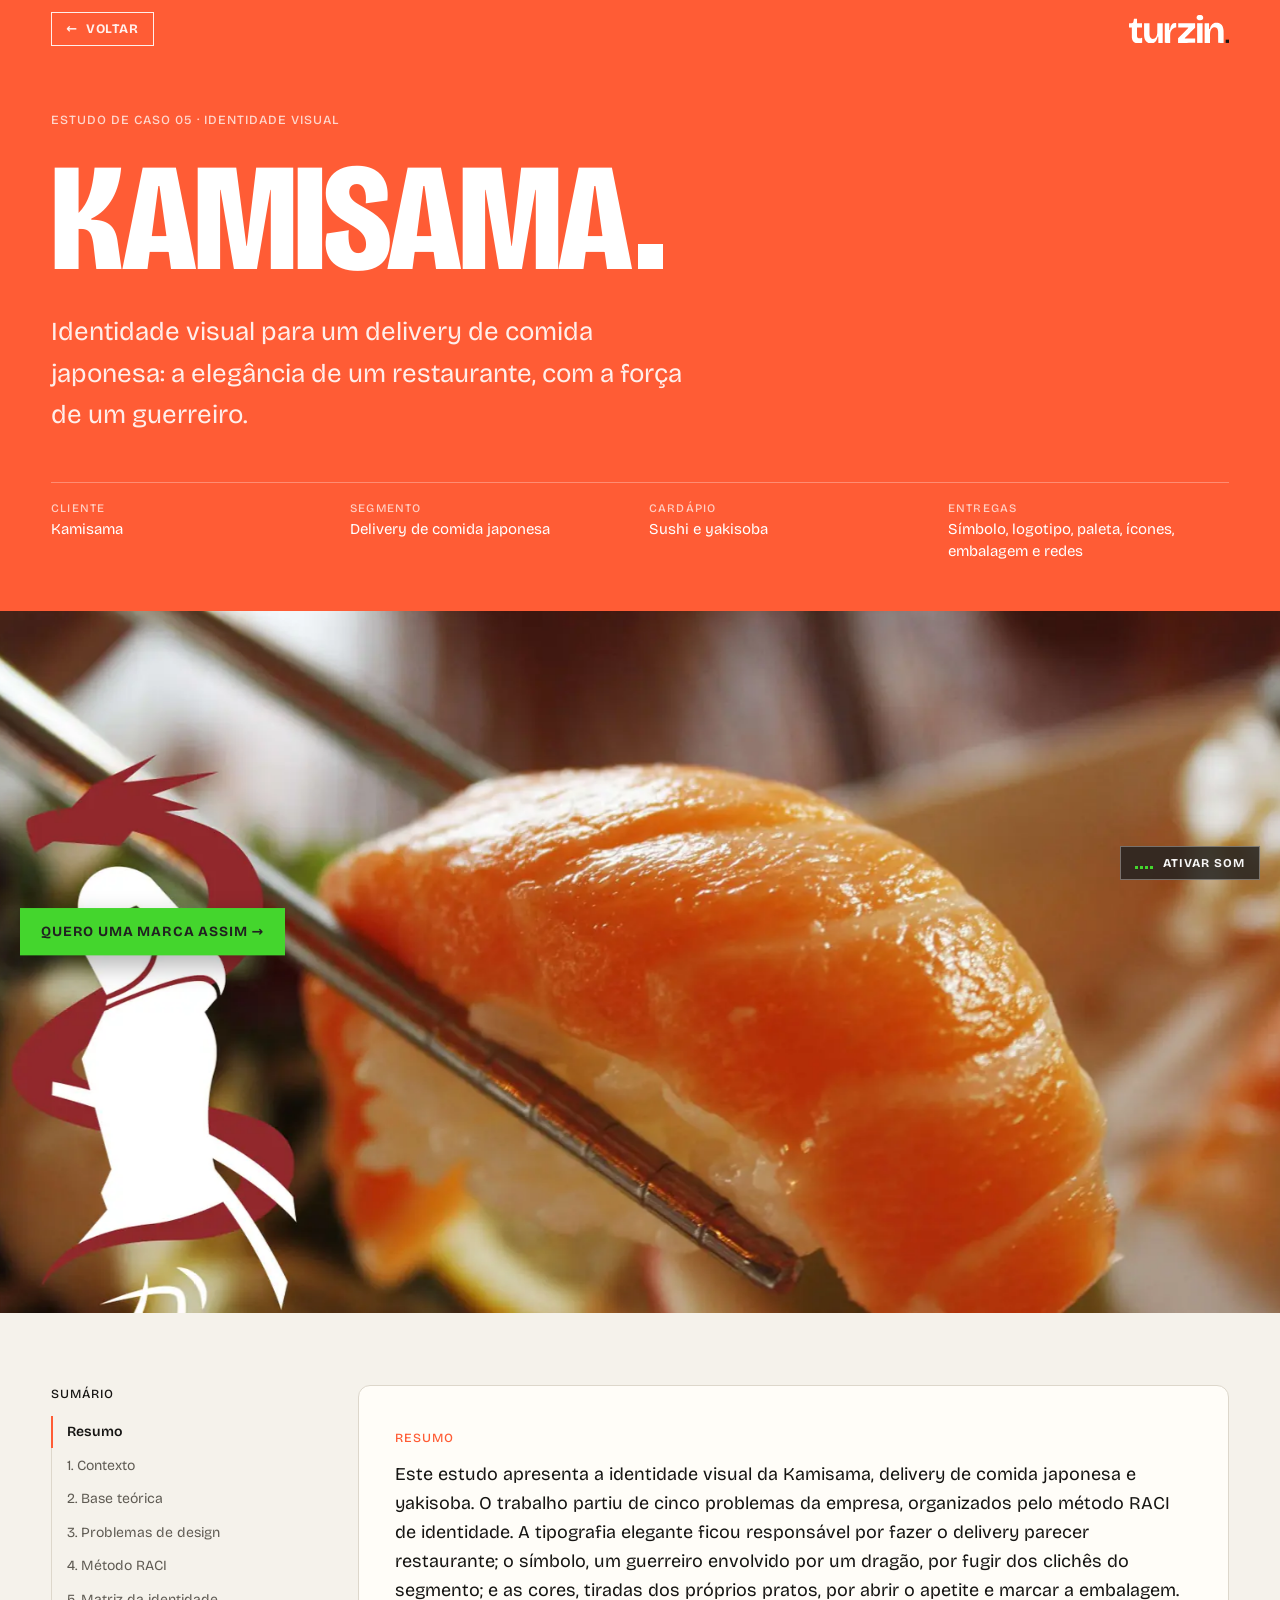
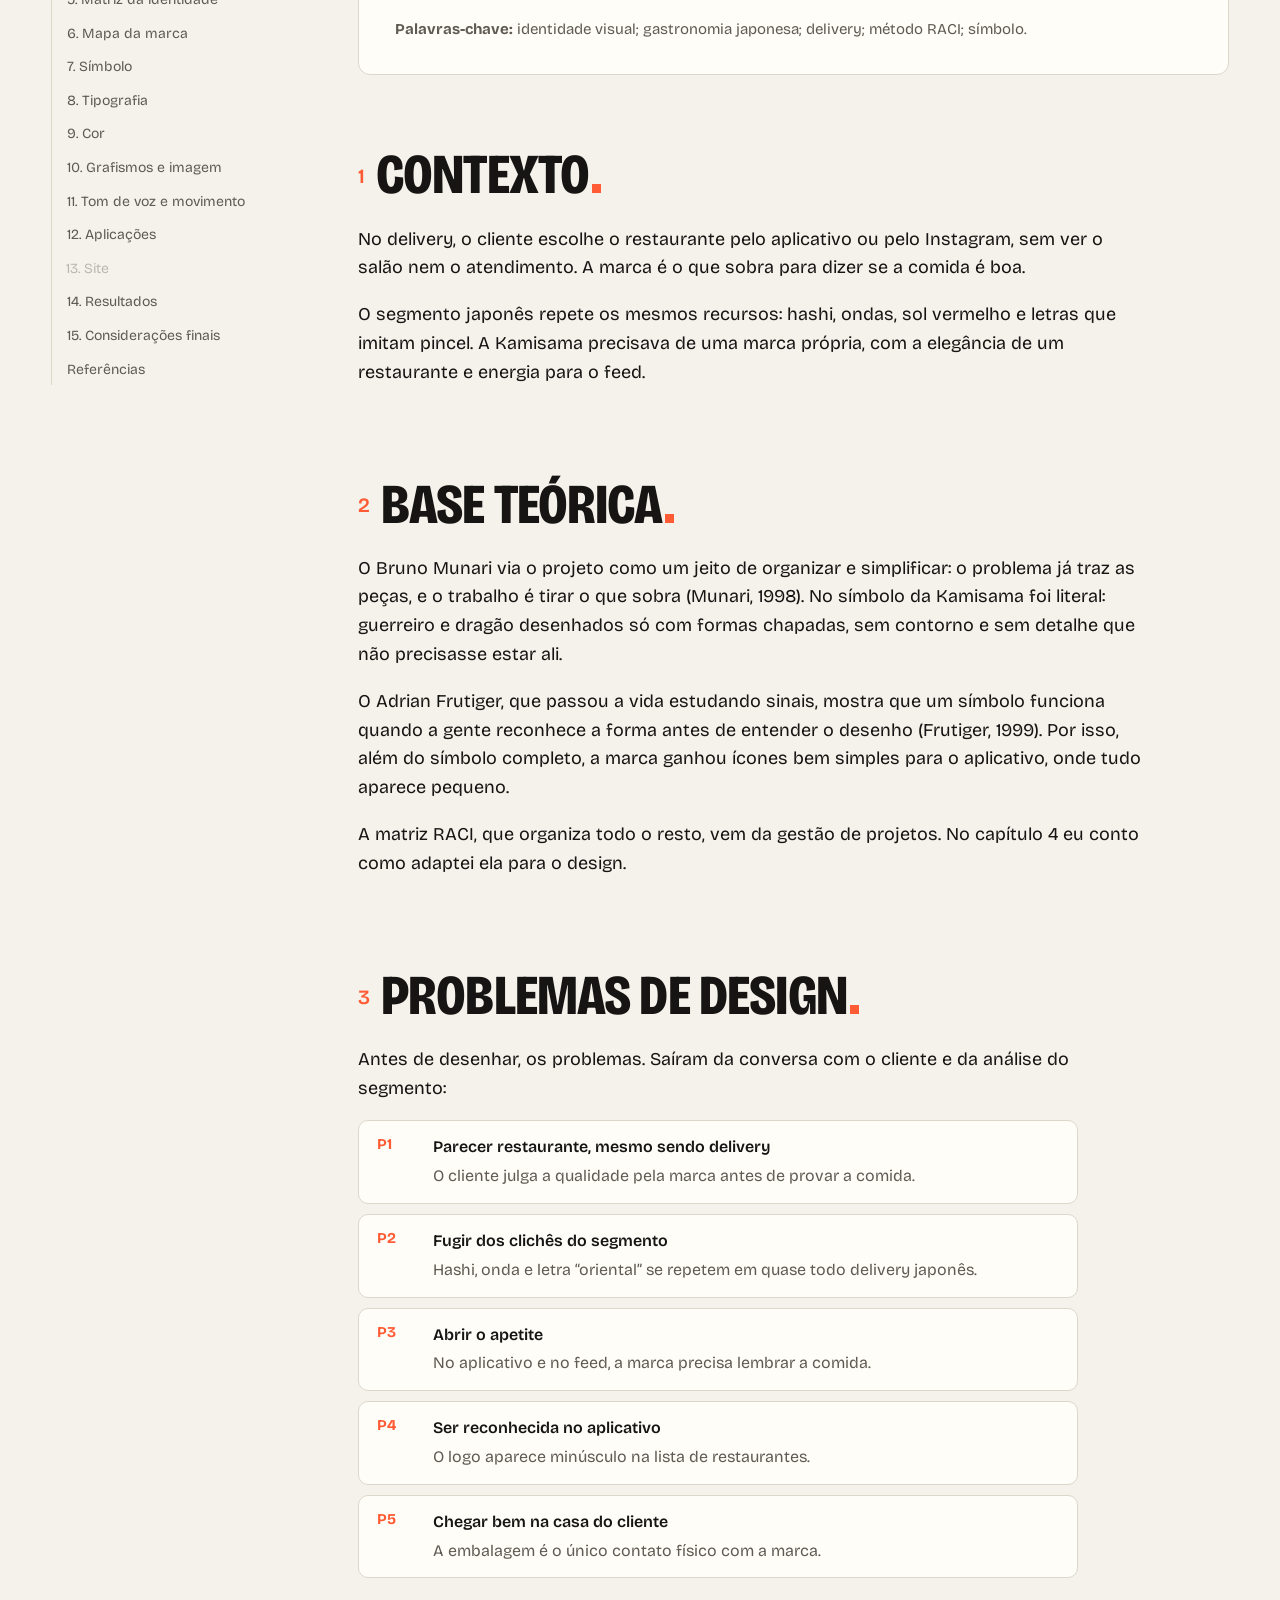
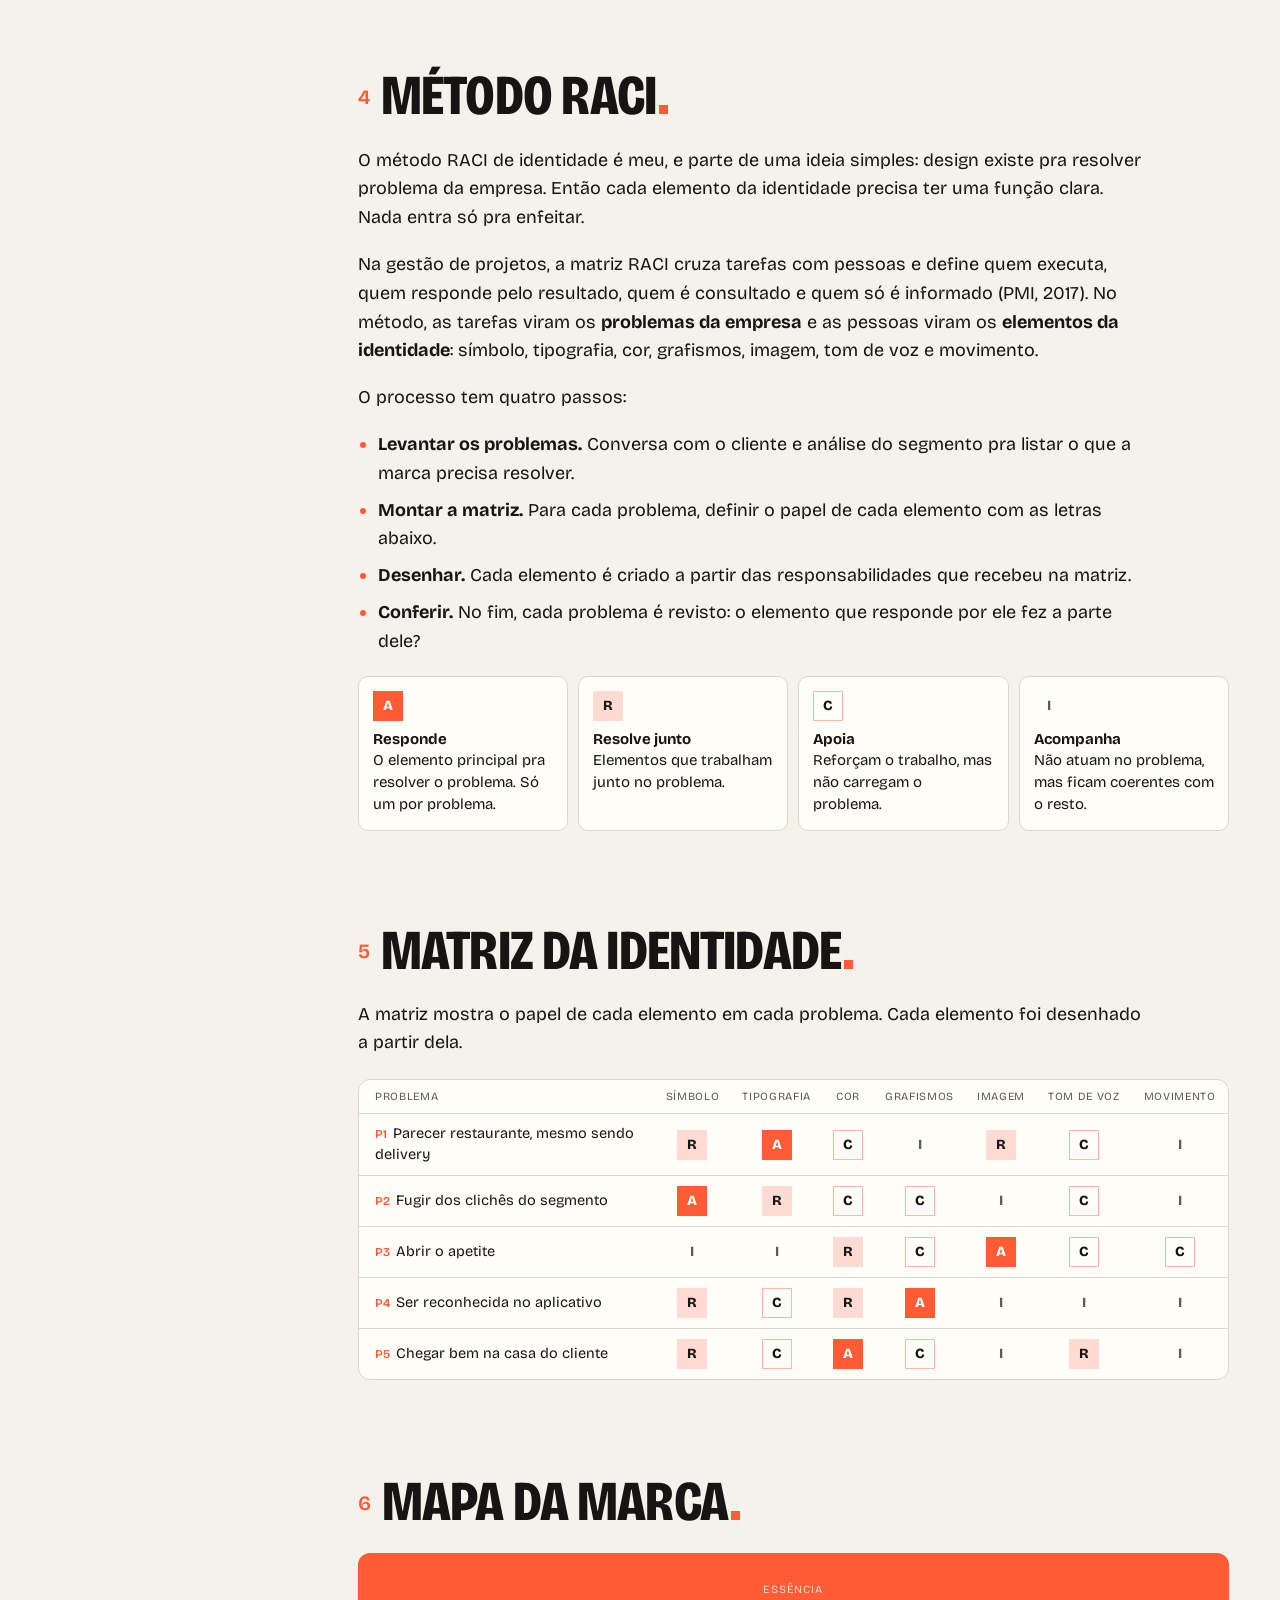
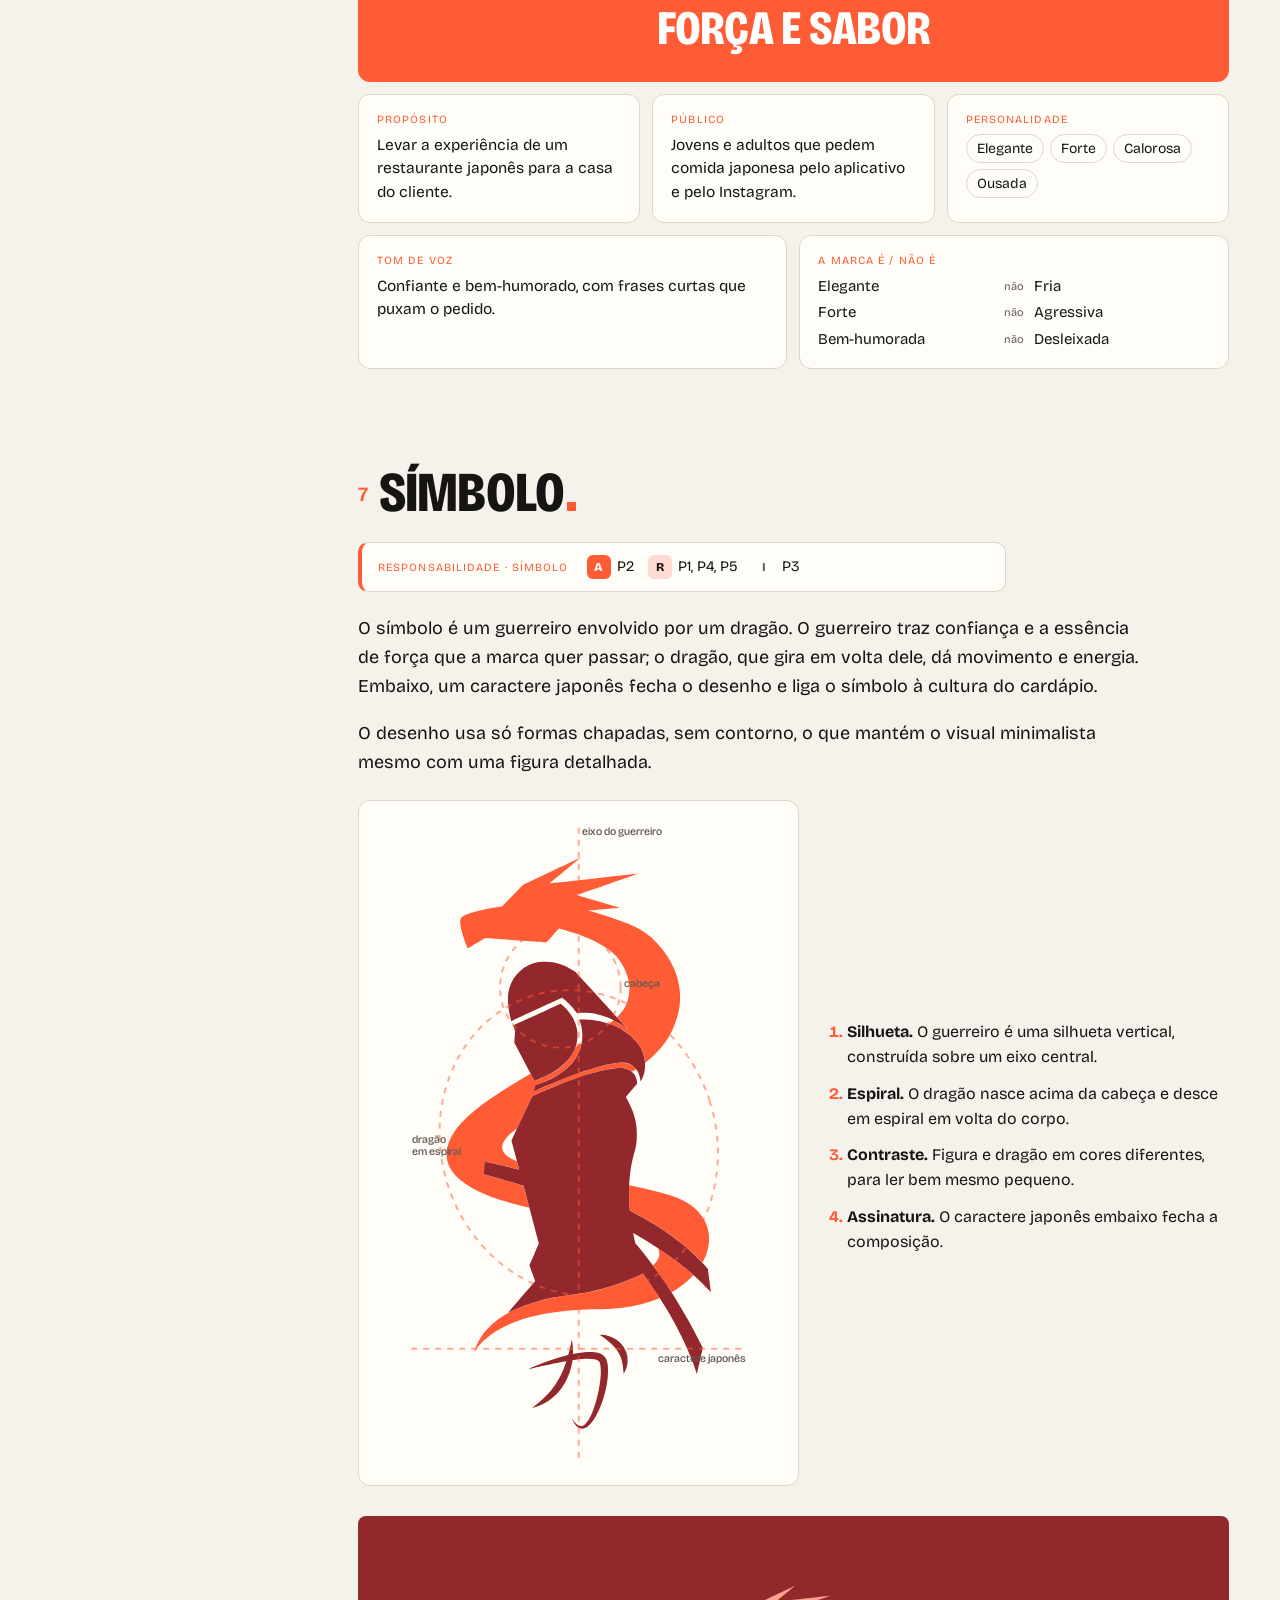
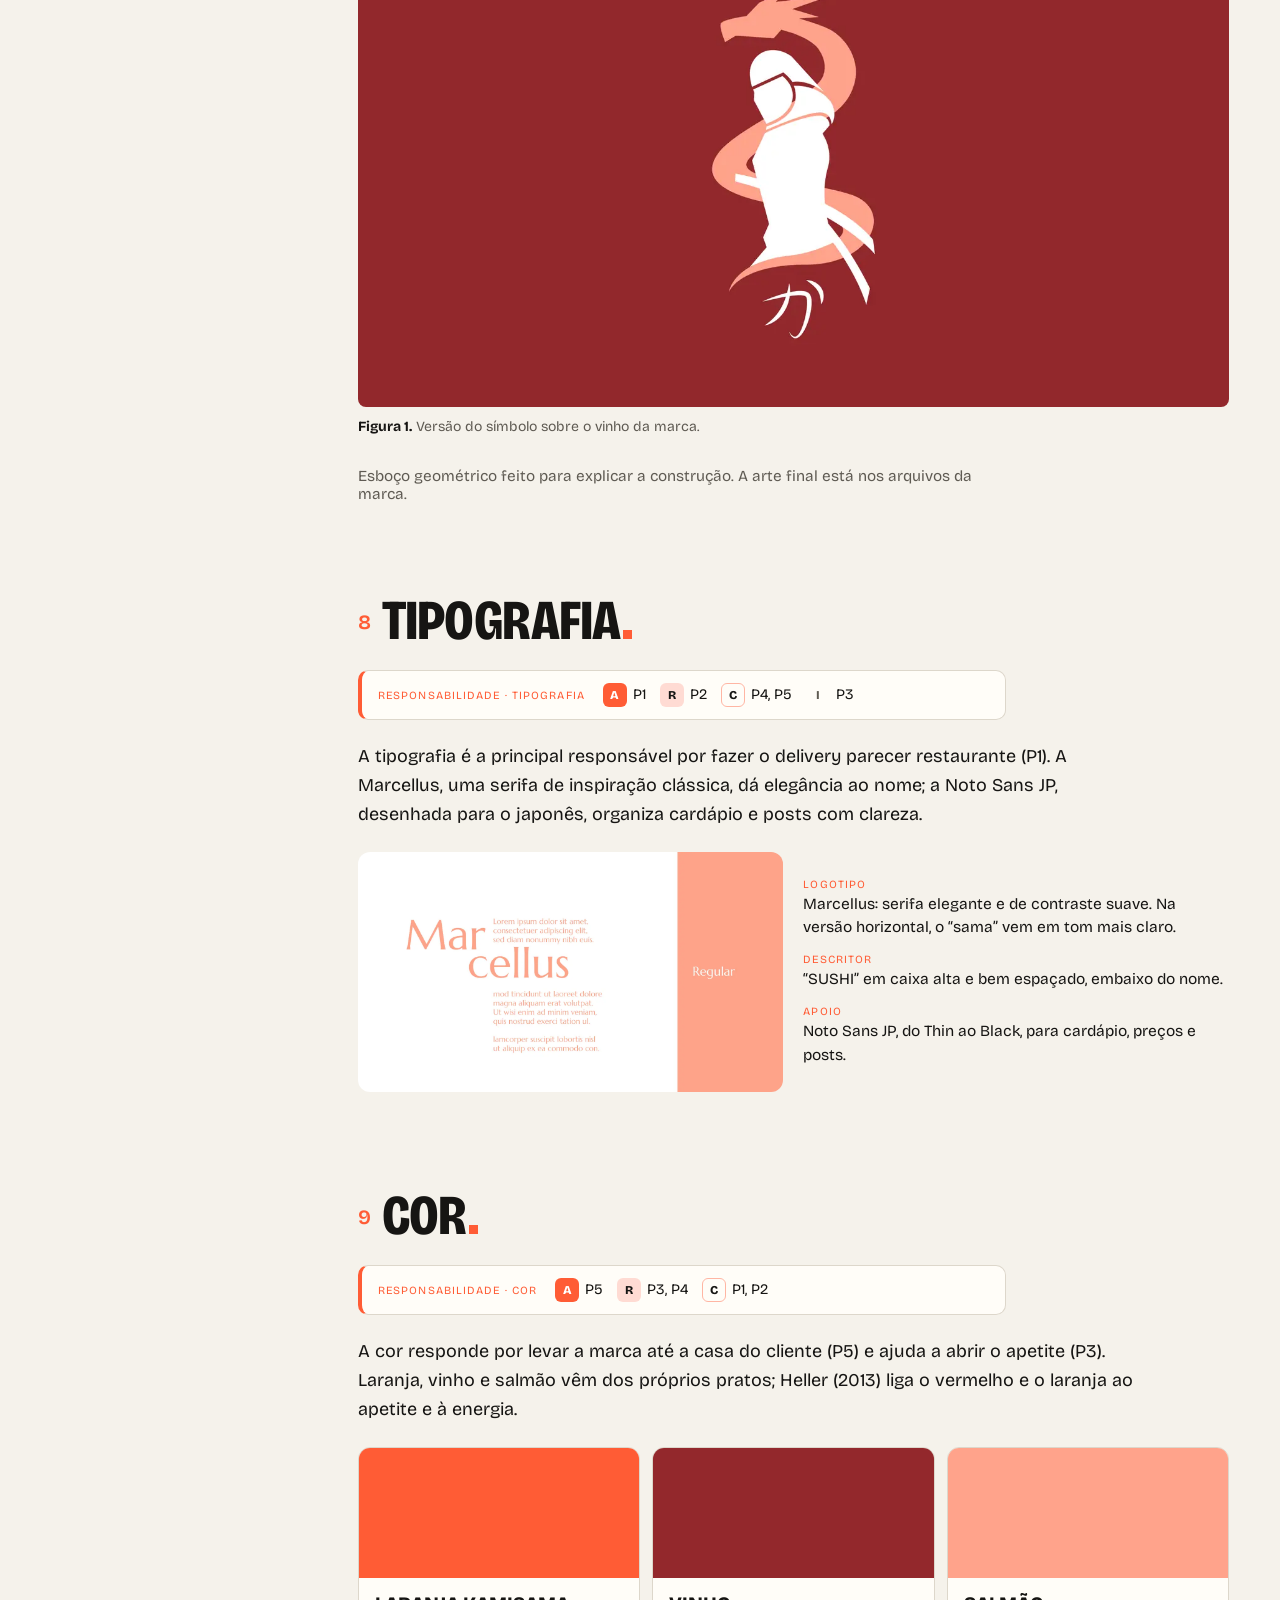
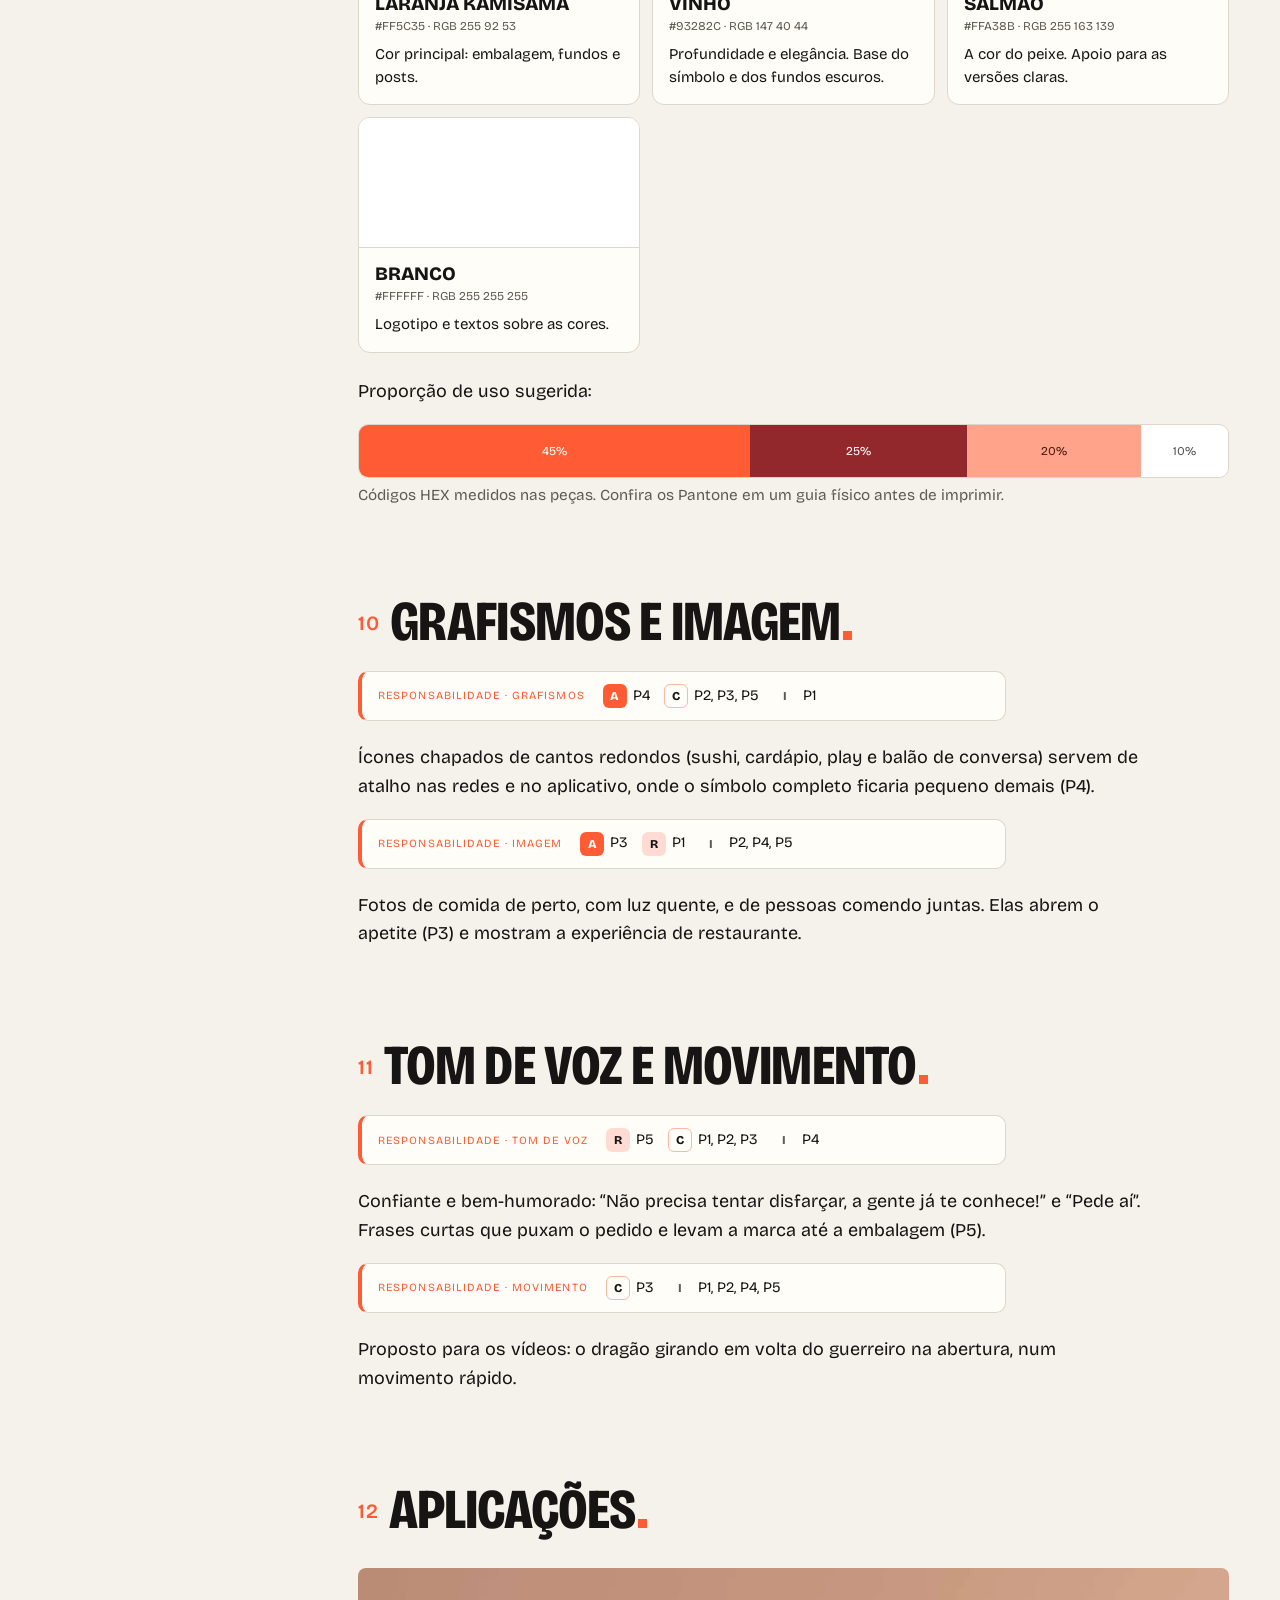
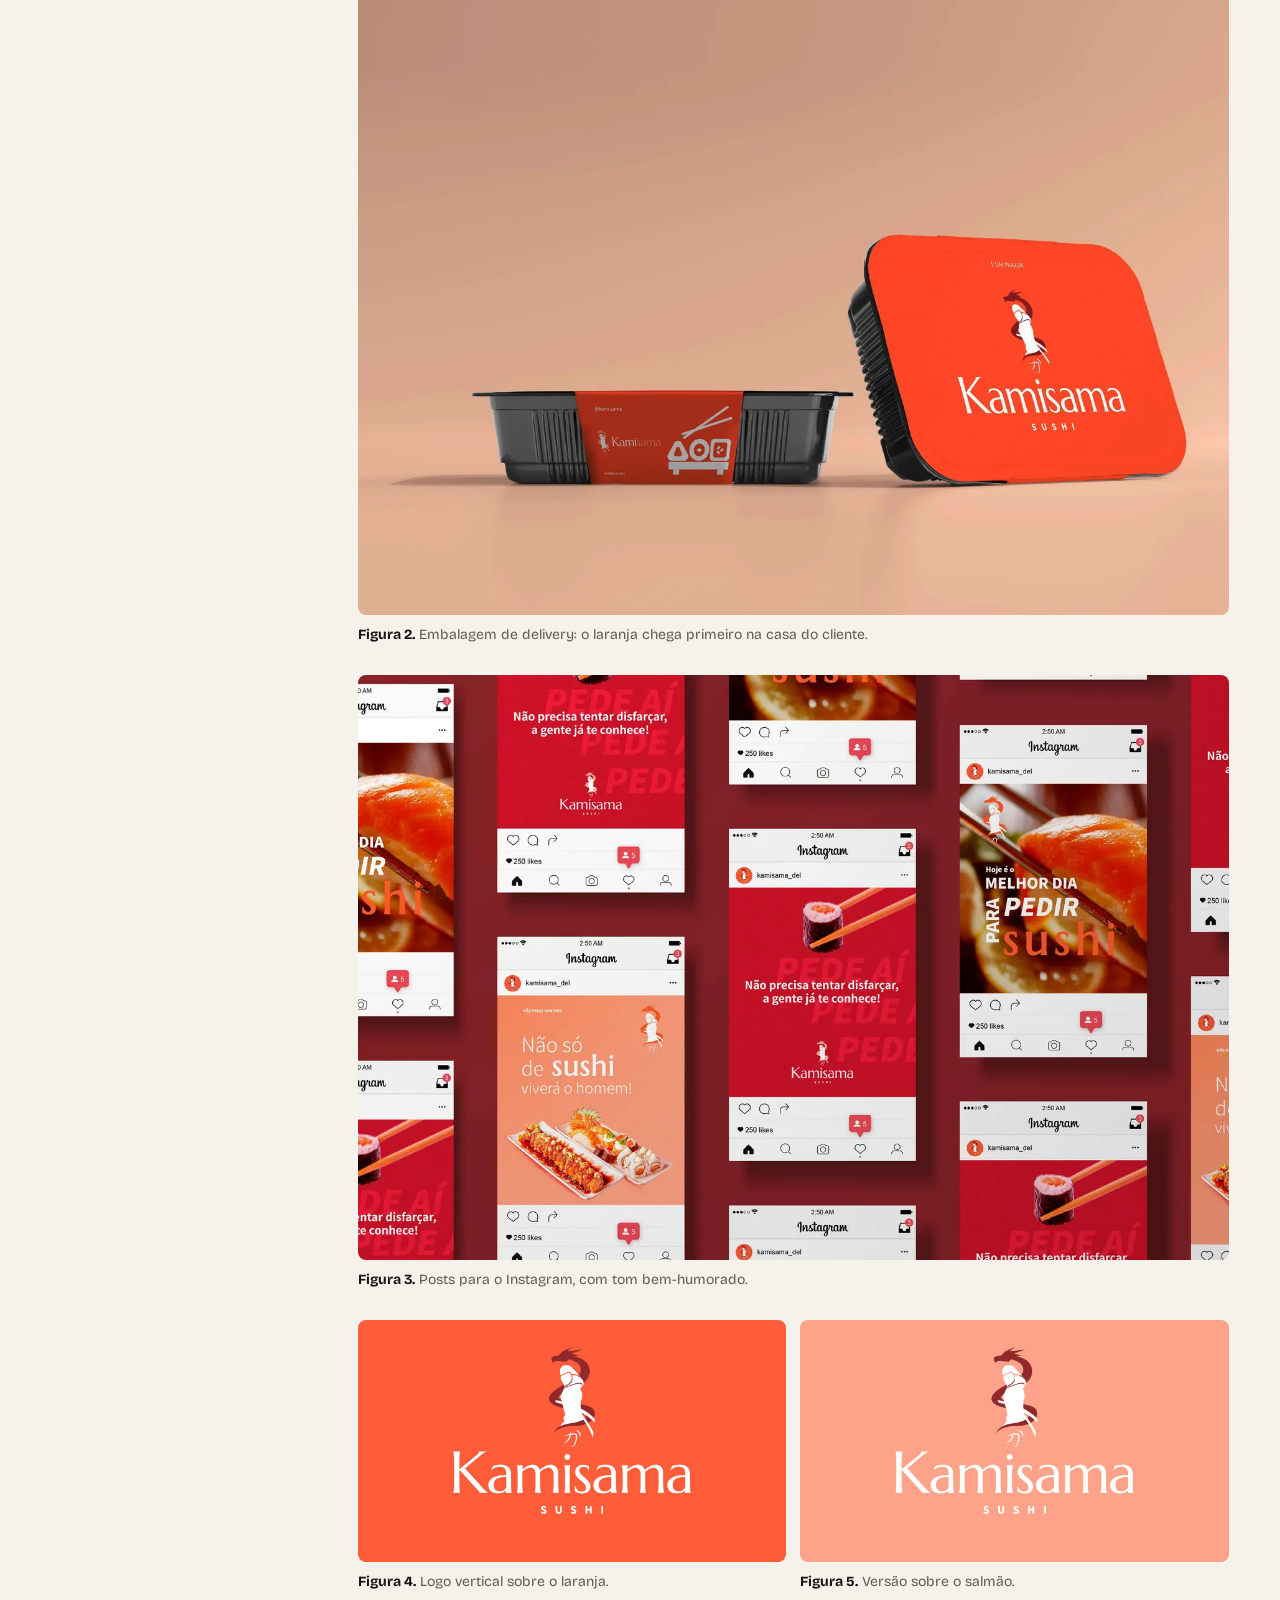
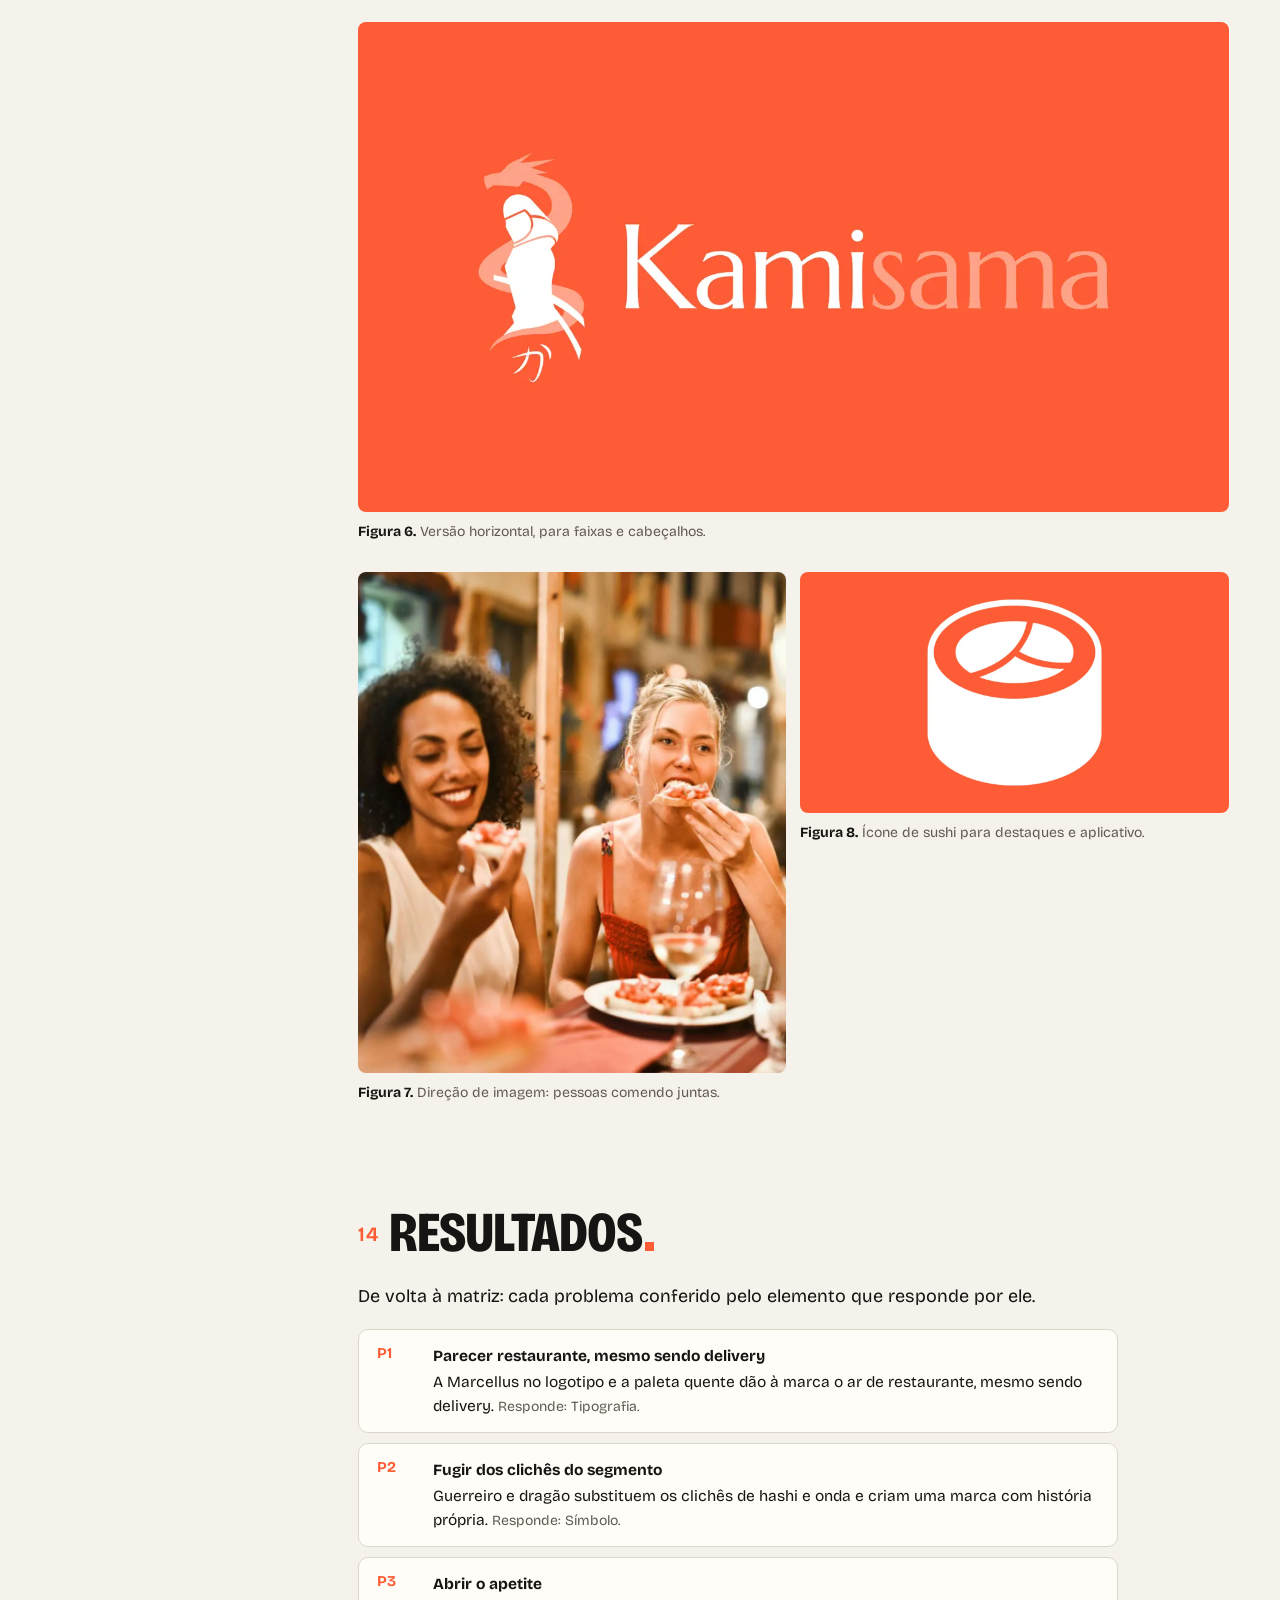
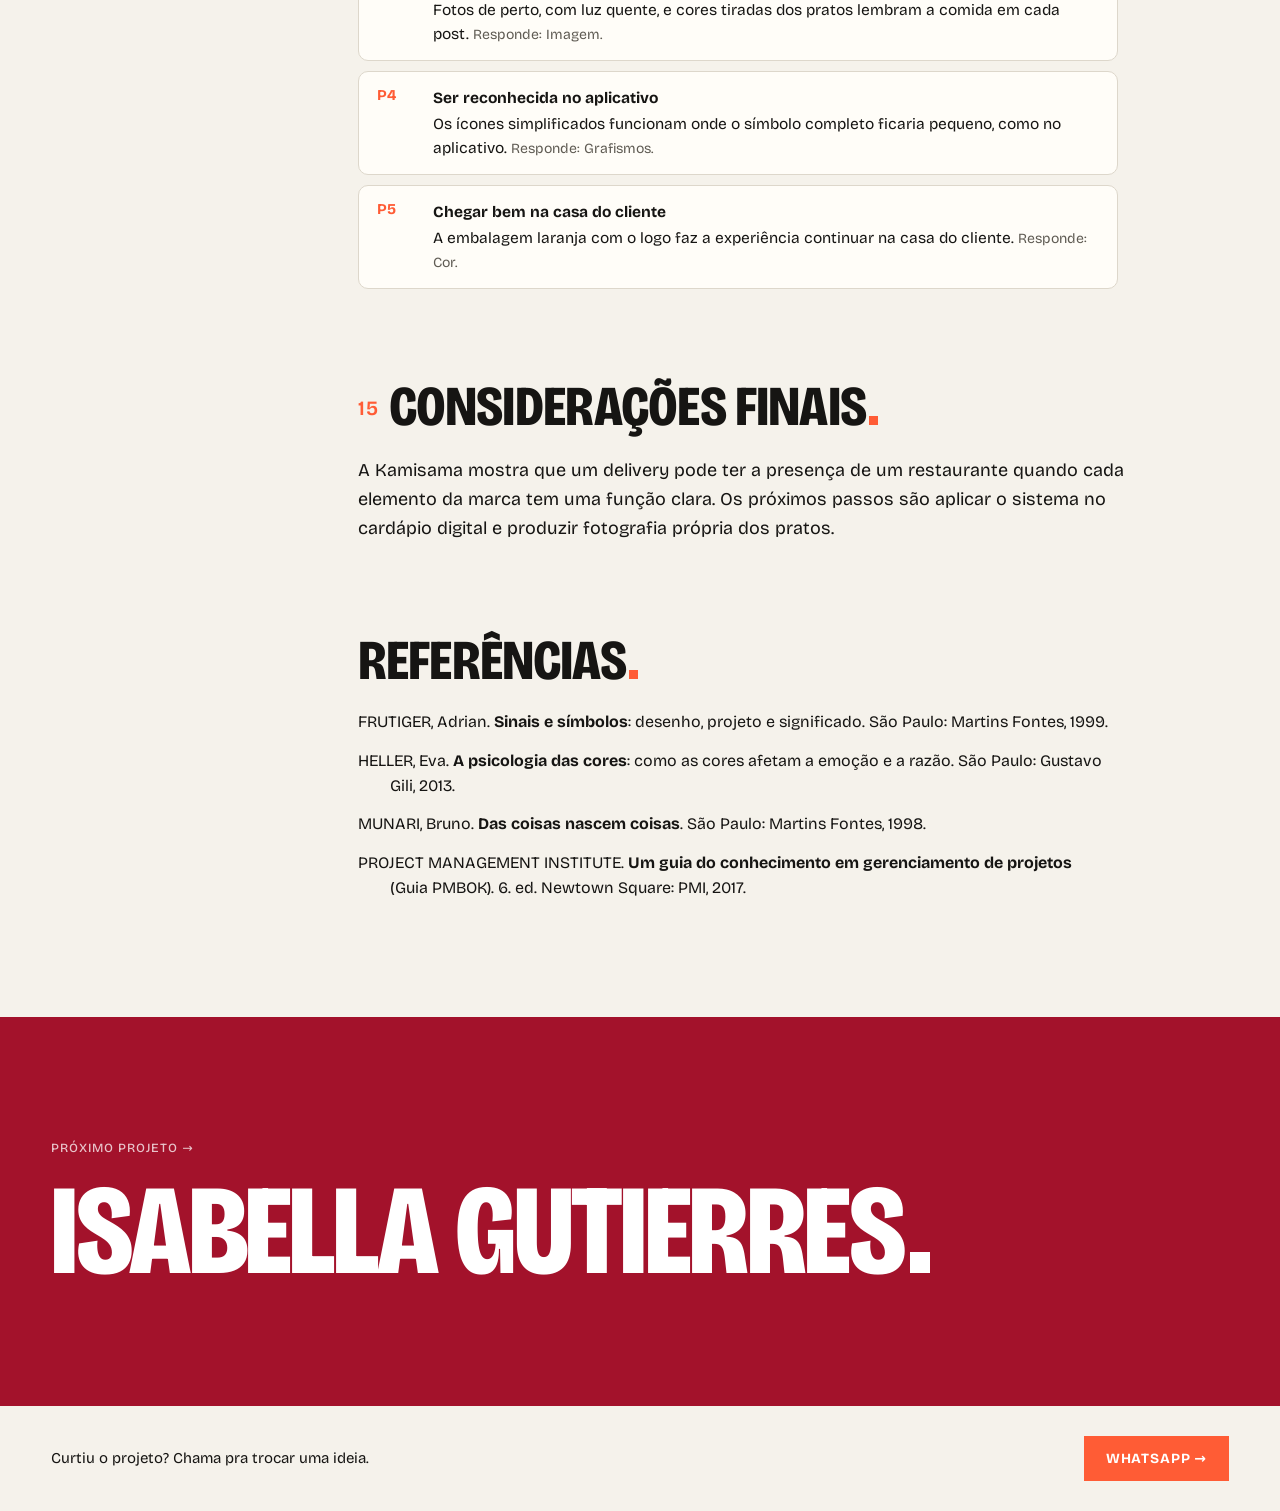
<file: kamisama.html>
<!doctype html>
<html lang="pt-BR">
<head>
<meta charset="utf-8">
<meta name="viewport" content="width=device-width, initial-scale=1, viewport-fit=cover">
<!-- ============================================================
     ESTUDO DE CASO · KAMISAMA
     - Textos: direto aqui no HTML (cada <section class="cap"> é um capítulo).
     - Imagens desta página: pasta img/kamisama/ (uma subpasta para cada seção).
     - Visual compartilhado pelas 3 páginas: case.css · Comportamento: case.js
     - Cores desta página: bloco :root logo abaixo.
     ============================================================ -->
<title>turzin.</title>
<!-- seo -->
<meta name="description" content="Estudo de caso da identidade visual de Kamisama, delivery de comida japonesa: do problema ao símbolo, cores, tipografia e aplicações. Projeto da turzin.">
<link rel="canonical" href="https://turzindesign.com.br/kamisama">
<meta name="robots" content="index, follow, max-image-preview:large">
<meta name="author" content="turzin.">
<meta name="theme-color" content="#212121">
<link rel="icon" href="/img/marca/favicon-32.png" type="image/png" sizes="32x32">
<link rel="apple-touch-icon" href="/img/marca/apple-touch-icon.png">
<meta property="og:type" content="article">
<meta property="og:site_name" content="turzin.">
<meta property="og:locale" content="pt_BR">
<meta property="og:url" content="https://turzindesign.com.br/kamisama">
<meta property="og:title" content="Kamisama · Estudo de caso · turzin.">
<meta property="og:description" content="Estudo de caso da identidade visual de Kamisama, delivery de comida japonesa: do problema ao símbolo, cores, tipografia e aplicações. Projeto da turzin.">
<meta property="og:image" content="https://turzindesign.com.br/img/og/og-kamisama.jpg">
<meta property="og:image:width" content="1200">
<meta property="og:image:height" content="630">
<meta property="og:image:alt" content="Kamisama · Estudo de caso · turzin.">
<meta name="twitter:card" content="summary_large_image">
<meta name="twitter:title" content="Kamisama · Estudo de caso · turzin.">
<meta name="twitter:description" content="Estudo de caso da identidade visual de Kamisama, delivery de comida japonesa: do problema ao símbolo, cores, tipografia e aplicações. Projeto da turzin.">
<meta name="twitter:image" content="https://turzindesign.com.br/img/og/og-kamisama.jpg">
<script type="application/ld+json">{"@context": "https://schema.org", "@graph": [{"@type": "CreativeWork", "@id": "https://turzindesign.com.br/kamisama#caso", "name": "Identidade visual Kamisama", "headline": "Kamisama · Estudo de caso · turzin.", "description": "Estudo de caso da identidade visual de Kamisama, delivery de comida japonesa: do problema ao símbolo, cores, tipografia e aplicações. Projeto da turzin.", "url": "https://turzindesign.com.br/kamisama", "image": "https://turzindesign.com.br/img/og/og-kamisama.jpg", "inLanguage": "pt-BR", "genre": "Identidade visual", "about": "Kamisama, delivery de comida japonesa", "creator": {"@id": "https://turzindesign.com.br/#turzin"}, "publisher": {"@id": "https://turzindesign.com.br/#turzin"}}, {"@type": "BreadcrumbList", "itemListElement": [{"@type": "ListItem", "position": 1, "name": "turzin.", "item": "https://turzindesign.com.br/"}, {"@type": "ListItem", "position": 2, "name": "Kamisama", "item": "https://turzindesign.com.br/kamisama"}]}, {"@type": "ProfessionalService", "@id": "https://turzindesign.com.br/#turzin", "name": "turzin.", "url": "https://turzindesign.com.br/", "logo": "https://turzindesign.com.br/img/marca/simbolo-512.png"}]}</script>
<!-- /seo -->
<link rel="icon" href="img/marca/simbolo.svg" type="image/svg+xml">
<!-- fonte hospedada no próprio site (mais rápido que buscar no Google): Bricolage Grotesque variável -->
<link rel="preload" href="fonts/bricolage-latin.woff2" as="font" type="font/woff2" crossorigin>
<style>
@font-face{font-family:'Bricolage Grotesque';font-style:normal;font-display:swap;font-weight:200 800;font-stretch:75% 100%;src:url(fonts/bricolage-latin.woff2) format('woff2');unicode-range:U+0000-00FF,U+0131,U+0152-0153,U+02BB-02BC,U+02C6,U+02DA,U+02DC,U+0304,U+0308,U+0329,U+2000-206F,U+20AC,U+2122,U+2191,U+2193,U+2212,U+2215,U+FEFF,U+FFFD}
@font-face{font-family:'Bricolage Grotesque';font-style:normal;font-display:swap;font-weight:200 800;font-stretch:75% 100%;src:url(fonts/bricolage-latin-ext.woff2) format('woff2');unicode-range:U+0100-02BA,U+02BD-02C5,U+02C7-02CC,U+02CE-02D7,U+02DD-02FF,U+0304,U+0308,U+0329,U+1D00-1DBF,U+1E00-1E9F,U+1EF2-1EFF,U+2020,U+20A0-20AB,U+20AD-20C0,U+2113,U+2C60-2C7F,U+A720-A7FF}
</style>
<link rel="stylesheet" href="case.css">
<style>
  /* [GUIA: kamisama-cores] cores desta página = cores do CLIENTE. A página tem a cara da marca dele;
     da turzin. ficam só o logo, a tipografia (Bricolage em caixa alta) e o ponto quadrado. */
  :root {
    --brand: #FF5C35;   /* cor principal do cliente: capa, números, letras A da matriz, destaques */
    --on-brand: #fff;    /* texto em cima da cor principal */
    --next: #a3122b;    /* cor do bloco "Próximo projeto" (Isabella Gutierres) */
  }
</style>
</head>
<body>
<div class="read"></div>
<header class="top">
  <a class="back" href="index.html#c-kami"><span aria-hidden="true">←</span> Voltar</a>
  <a class="logo" href="index.html" aria-label="turzin. página inicial"><svg aria-hidden="true" focusable="false" viewBox="0 0 1284.0 365.0"><path class="t" transform="translate(-270.0 -717.5) scale(0.5)" d="M1084.0 2164.4C1071.8 2163.5 1052.6 2159.5 1040.2 2155.4C1031.3 2152.4 1015.3 2144.3 1006.1 2138.1C991.9 2128.5 977.5 2114.0 967.3 2099.0C957.6 2084.7 946.6 2060.5 941.9 2043.5C936.3 2022.4 933.3 2007.8 931.1 1990.5C930.5 1986.1 929.5 1978.7 928.8 1974.0C927.9 1967.7 927.5 1924.1 927.2 1805.8L926.9 1646.0L996.4 1646.0L1066.0 1646.0L1066.0 1785.7C1066.0 1872.5 1066.4 1928.8 1067.0 1934.4C1070.2 1963.7 1072.2 1974.2 1077.1 1989.2C1090.4 2029.6 1116.4 2050.0 1154.7 2050.0C1165.4 2050.0 1168.4 2049.6 1180.0 2046.8C1191.0 2044.1 1204.1 2036.4 1215.1 2026.3C1240.1 2003.1 1256.5 1965.7 1263.0 1917.0C1263.6 1912.3 1264.6 1905.6 1265.2 1902.0C1265.9 1897.6 1266.4 1854.4 1266.7 1770.8L1267.2 1646.0L1336.6 1646.0L1406.0 1646.0L1405.8 1898.8L1405.5 2151.5L1350.6 2151.8C1320.3 2151.9 1295.3 2151.7 1294.9 2151.3C1294.5 2150.8 1293.9 2115.3 1293.5 2072.2L1292.7 1994.0L1284.4 1994.0L1276.2 1994.0L1275.2 1997.2C1274.7 1999.0 1273.2 2004.3 1272.0 2009.0C1270.8 2013.7 1268.9 2020.2 1267.9 2023.5C1266.8 2026.8 1265.5 2031.1 1264.9 2033.0C1264.3 2034.9 1263.0 2038.8 1262.0 2041.5C1247.1 2082.4 1234.2 2104.8 1214.6 2124.6C1193.6 2145.6 1172.2 2156.5 1139.5 2162.6C1131.6 2164.0 1095.5 2165.2 1084.0 2164.4ZM757.5 2162.5C740.2 2161.1 731.5 2159.8 721.0 2157.1C693.8 2150.2 675.0 2140.1 657.9 2123.1C647.2 2112.4 640.4 2102.9 634.0 2089.5C626.4 2073.5 622.8 2062.3 619.1 2042.5C613.4 2012.6 613.6 2018.6 613.0 1882.5L612.5 1755.5L576.1 1755.2L539.7 1755.0L540.3 1716.2C540.7 1694.9 541.3 1670.4 541.7 1661.8L542.3 1646.0L571.9 1646.0C602.6 1645.9 615.7 1644.8 626.9 1641.4C638.1 1637.9 645.4 1631.7 649.8 1622.0C652.6 1615.6 652.2 1617.5 659.0 1578.5C660.0 1572.5 661.8 1562.3 663.0 1556.0C664.1 1549.7 665.3 1542.5 665.7 1540.0C666.0 1537.5 666.7 1534.9 667.3 1534.2C668.0 1533.3 677.2 1533.0 707.1 1533.0L746.0 1533.0L746.0 1588.3C746.0 1630.0 746.3 1643.9 747.2 1644.8C748.1 1645.7 763.7 1646.0 811.2 1646.0L874.0 1646.0L874.0 1702.5L874.0 1759.0L810.6 1759.0C753.7 1759.0 747.2 1759.2 746.6 1760.6C746.3 1761.5 746.0 1810.4 746.0 1869.3C746.0 1958.7 746.3 1977.9 747.5 1985.0C749.6 1997.2 750.4 2000.1 753.5 2006.4C760.2 2020.1 773.0 2029.0 791.5 2032.9C798.7 2034.4 833.3 2033.9 842.3 2032.1C851.0 2030.4 862.7 2026.3 869.8 2022.4C873.2 2020.5 876.5 2019.0 877.0 2019.0C877.6 2019.0 878.0 2042.5 878.0 2083.0L878.0 2147.0L874.8 2148.4C871.8 2149.7 868.7 2150.6 859.5 2153.1C857.9 2153.5 854.7 2154.3 852.5 2154.9C845.7 2156.8 828.0 2159.8 817.5 2160.9C805.9 2162.1 777.4 2164.1 774.5 2163.9C773.4 2163.8 765.8 2163.1 757.5 2162.5ZM1459.1 2150.7C1458.3 2149.6 1458.1 2083.6 1458.2 1897.9L1458.5 1646.5L1516.0 1646.5L1573.5 1646.5L1574.0 1732.0L1574.5 1817.5L1583.1 1817.8L1591.6 1818.1L1592.8 1813.0C1593.5 1810.1 1594.0 1806.6 1594.0 1805.2C1594.0 1798.7 1600.3 1768.4 1606.0 1747.5C1607.5 1741.8 1611.1 1731.8 1616.1 1718.8C1618.6 1712.4 1626.6 1697.9 1632.3 1689.6C1644.7 1671.4 1664.9 1654.5 1680.2 1649.6C1685.2 1648.0 1691.4 1646.5 1698.6 1645.1C1706.1 1643.6 1733.3 1642.6 1743.2 1643.5L1752.0 1644.2L1752.0 1700.6L1752.0 1757.0L1740.0 1757.0C1725.5 1757.0 1717.7 1759.2 1700.5 1768.0C1663.6 1786.9 1632.9 1815.7 1619.3 1844.0C1614.3 1854.4 1613.3 1856.9 1609.7 1868.0C1606.5 1877.9 1605.0 1883.1 1603.0 1892.5C1602.5 1894.7 1601.8 1897.8 1601.4 1899.5C1598.9 1910.8 1598.7 1921.8 1598.1 2033.0L1597.5 2151.5L1528.9 2151.8C1472.0 2152.0 1460.1 2151.8 1459.1 2150.7ZM1800.7 2151.3C1800.3 2151.0 1800.0 2124.5 1800.0 2092.6L1800.0 2034.5L1930.5 1902.0L2061.1 1769.5L2060.8 1763.5L2060.5 1757.5L1932.8 1757.2L1805.0 1757.0L1804.5 1754.7C1804.2 1753.5 1804.1 1728.7 1804.2 1699.5L1804.5 1646.5L2021.0 1646.5L2237.5 1646.5L2237.8 1703.5L2238.0 1760.4L2204.7 1794.0C2186.3 1812.4 2126.9 1872.4 2072.7 1927.3L1974.0 2027.0L1974.0 2032.4C1974.0 2035.7 1974.5 2038.2 1975.3 2038.9C1976.3 2039.7 2013.0 2040.1 2108.1 2040.2L2239.5 2040.5L2239.8 2094.9C2239.9 2134.2 2239.7 2149.7 2238.9 2150.6C2237.9 2151.8 2202.5 2152.0 2019.5 2152.0C1899.5 2152.0 1801.0 2151.7 1800.7 2151.3ZM2482.7 2151.3C2482.3 2151.0 2482.0 2037.1 2482.0 1898.3L2482.0 1646.0L2539.1 1646.0L2596.3 1646.0L2595.9 1721.2L2595.5 1796.5L2604.5 1796.5L2613.5 1796.5L2615.3 1789.5C2634.0 1717.2 2663.6 1672.8 2708.5 1650.2C2724.1 1642.4 2732.6 1639.4 2749.5 1636.2C2783.2 1629.9 2811.3 1630.5 2842.5 1638.5C2886.1 1649.6 2920.6 1678.7 2941.0 1721.6C2943.8 1727.6 2946.5 1733.4 2947.0 1734.5C2955.8 1755.8 2963.5 1789.1 2966.9 1821.0C2970.0 1849.3 2970.1 1859.0 2969.8 2004.0L2969.5 2151.5L2901.1 2151.8C2851.4 2151.9 2832.3 2151.7 2831.4 2150.9C2830.2 2149.9 2830.0 2127.1 2830.0 2012.7C2830.0 1926.8 2829.6 1872.2 2829.0 1866.6C2826.0 1839.4 2822.3 1820.9 2817.5 1808.0C2813.9 1798.4 2805.8 1783.2 2801.0 1777.3C2782.7 1754.5 2753.6 1744.2 2722.0 1749.4C2706.5 1752.0 2692.4 1757.8 2681.3 1766.2C2673.1 1772.5 2659.9 1786.8 2653.6 1796.4C2644.9 1809.6 2635.9 1829.7 2632.0 1844.5C2631.5 1846.2 2630.5 1850.0 2629.7 1853.0C2628.9 1856.0 2627.3 1863.7 2626.2 1870.0C2625.1 1876.3 2623.6 1884.4 2622.9 1888.0C2621.9 1892.9 2621.5 1925.4 2621.3 2022.5C2621.0 2120.1 2620.6 2150.6 2619.7 2151.2C2618.2 2152.1 2483.6 2152.3 2482.7 2151.3ZM2336.8 1568.5C2306.0 1563.3 2287.3 1549.3 2279.7 1526.0C2276.6 1516.6 2275.6 1504.6 2276.9 1494.2C2281.1 1462.1 2298.2 1444.8 2333.6 1436.9C2342.8 1434.8 2380.5 1435.1 2389.8 1437.3C2405.6 1441.1 2415.4 1445.5 2424.7 1453.0C2446.4 1470.5 2452.4 1509.9 2437.5 1536.6C2430.6 1549.0 2417.4 1559.2 2402.0 1564.3C2397.8 1565.7 2395.4 1566.3 2381.2 1569.0C2373.9 1570.4 2346.2 1570.0 2336.8 1568.5Z"/><rect class="t" x="875.0" y="105.5" width="69.5" height="253.0"/><rect class="d" x="1241.5" y="316.5" width="42.5" height="42.0"/></svg></a>
</header>

<!-- ================= [GUIA: kamisama-capa] CAPA ================= -->
<section class="capa" id="capa">
  <span class="kick mono">Estudo de caso 05 · Identidade visual</span>
  <h1>Kamisama<span class="pt"></span></h1>
  <p class="sub">Identidade visual para um delivery de comida japonesa: a elegância de um restaurante, com a força de um guerreiro.</p>
  <div class="ficha"><div><b>Cliente</b>Kamisama</div><div><b>Segmento</b>Delivery de comida japonesa</div><div><b>Cardápio</b>Sushi e yakisoba</div><div><b>Entregas</b>Símbolo, logotipo, paleta, ícones, embalagem e redes</div></div>
  <!-- imagem da capa: img/kamisama/1-capa -->
  <div class="capa-img"><img src="img/kamisama/1-capa/sushi.webp" alt="Sushi de salmão com o símbolo da Kamisama" style="object-position:center 50%"></div>
</section>

<div class="corpo">
  <!-- SUMÁRIO (lateral, só no PC). Se criar um capítulo, adicione um link aqui -->
  <nav class="sumario" aria-label="Sumário">
    <b class="mono">Sumário</b>
    <ol>
      <li><a href="#resumo">Resumo</a></li>
      <li><a href="#contexto">1. Contexto</a></li>
      <li><a href="#base">2. Base teórica</a></li>
      <li><a href="#problemas">3. Problemas de design</a></li>
      <li><a href="#metodo">4. Método RACI</a></li>
      <li><a href="#matriz">5. Matriz da identidade</a></li>
      <li><a href="#mapa">6. Mapa da marca</a></li>
      <li><a href="#simbolo">7. Símbolo</a></li>
      <li><a href="#tipografia">8. Tipografia</a></li>
      <li><a href="#cor">9. Cor</a></li>
      <li><a href="#grafismos">10. Grafismos e imagem</a></li>
      <li><a href="#voz">11. Tom de voz e movimento</a></li>
      <li><a href="#aplicacoes">12. Aplicações</a></li>
      <li><span class="off" aria-disabled="true" title="Ainda sem site">13. Site</span></li>
      <li><a href="#resultados">14. Resultados</a></li>
      <li><a href="#consideracoes">15. Considerações finais</a></li>
      <li><a href="#referencias">Referências</a></li>
    </ol>
  </nav>

  <article>
    <!-- ================= [GUIA: kamisama-textos] RESUMO ================= -->
    <section class="resumo cap" id="resumo">
      <span class="mono" style="color:var(--brand)">Resumo</span>
      <p>Este estudo apresenta a identidade visual da Kamisama, delivery de comida japonesa e yakisoba. O trabalho partiu de cinco problemas da empresa, organizados pelo método RACI de identidade. A tipografia elegante ficou responsável por fazer o delivery parecer restaurante; o símbolo, um guerreiro envolvido por um dragão, por fugir dos clichês do segmento; e as cores, tiradas dos próprios pratos, por abrir o apetite e marcar a embalagem.</p>
      <p class="chave"><b>Palavras-chave:</b> identidade visual; gastronomia japonesa; delivery; método RACI; símbolo.</p>
    </section>

    <section class="cap" id="contexto">
      <h2><span class="n">1</span>Contexto<span class="pt"></span></h2>
      <p>No delivery, o cliente escolhe o restaurante pelo aplicativo ou pelo Instagram, sem ver o salão nem o atendimento. A marca é o que sobra para dizer se a comida é boa.</p><p>O segmento japonês repete os mesmos recursos: hashi, ondas, sol vermelho e letras que imitam pincel. A Kamisama precisava de uma marca própria, com a elegância de um restaurante e energia para o feed.</p>
    </section>

    <!-- [GUIA: kamisama-base] base teórica deste projeto: cada parágrafo é um <p>. Se citar um autor novo, inclua ele nas Referências -->
    <section class="cap" id="base">
      <h2><span class="n">2</span>Base teórica<span class="pt"></span></h2>
      <p>O Bruno Munari via o projeto como um jeito de organizar e simplificar: o problema já traz as peças, e o trabalho é tirar o que sobra (Munari, 1998). No símbolo da Kamisama foi literal: guerreiro e dragão desenhados só com formas chapadas, sem contorno e sem detalhe que não precisasse estar ali.</p>
      <p>O Adrian Frutiger, que passou a vida estudando sinais, mostra que um símbolo funciona quando a gente reconhece a forma antes de entender o desenho (Frutiger, 1999). Por isso, além do símbolo completo, a marca ganhou ícones bem simples para o aplicativo, onde tudo aparece pequeno.</p>
      <p>A matriz RACI, que organiza todo o resto, vem da gestão de projetos. No capítulo 4 eu conto como adaptei ela para o design.</p>
    </section>

    <!-- ================= [GUIA: kamisama-problemas] PROBLEMAS (P1 a P5) =================
         Se mudar um problema aqui, mude também a linha dele na matriz e nos resultados -->
    <section class="cap" id="problemas">
      <h2><span class="n">3</span>Problemas de design<span class="pt"></span></h2>
      <p>Antes de desenhar, os problemas. Saíram da conversa com o cliente e da análise do segmento:</p>
      <ol class="problemas"><li><b class="p">P1</b><strong>Parecer restaurante, mesmo sendo delivery</strong><span>O cliente julga a qualidade pela marca antes de provar a comida.</span></li><li><b class="p">P2</b><strong>Fugir dos clichês do segmento</strong><span>Hashi, onda e letra “oriental” se repetem em quase todo delivery japonês.</span></li><li><b class="p">P3</b><strong>Abrir o apetite</strong><span>No aplicativo e no feed, a marca precisa lembrar a comida.</span></li><li><b class="p">P4</b><strong>Ser reconhecida no aplicativo</strong><span>O logo aparece minúsculo na lista de restaurantes.</span></li><li><b class="p">P5</b><strong>Chegar bem na casa do cliente</strong><span>A embalagem é o único contato físico com a marca.</span></li></ol>
    </section>

    <!-- método RACI: o mesmo texto nas 3 páginas -->
    <section class="cap" id="metodo">
      <h2><span class="n">4</span>Método RACI<span class="pt"></span></h2>
      <p>O método RACI de identidade é meu, e parte de uma ideia simples: design existe pra resolver problema da empresa. Então cada elemento da identidade precisa ter uma função clara. Nada entra só pra enfeitar.</p>
      <p>Na gestão de projetos, a matriz RACI cruza tarefas com pessoas e define quem executa, quem responde pelo resultado, quem é consultado e quem só é informado (PMI, 2017). No método, as tarefas viram os <b>problemas da empresa</b> e as pessoas viram os <b>elementos da identidade</b>: símbolo, tipografia, cor, grafismos, imagem, tom de voz e movimento.</p>
      <p>O processo tem quatro passos:</p>
      <ul class="lista">
        <li><b>Levantar os problemas.</b> Conversa com o cliente e análise do segmento pra listar o que a marca precisa resolver.</li>
        <li><b>Montar a matriz.</b> Para cada problema, definir o papel de cada elemento com as letras abaixo.</li>
        <li><b>Desenhar.</b> Cada elemento é criado a partir das responsabilidades que recebeu na matriz.</li>
        <li><b>Conferir.</b> No fim, cada problema é revisto: o elemento que responde por ele fez a parte dele?</li>
      </ul>
      <div class="raci-leg">
        <div><span class="l A">A</span><br><b>Responde</b><br>O elemento principal pra resolver o problema. Só um por problema.</div>
        <div><span class="l R">R</span><br><b>Resolve junto</b><br>Elementos que trabalham junto no problema.</div>
        <div><span class="l C">C</span><br><b>Apoia</b><br>Reforçam o trabalho, mas não carregam o problema.</div>
        <div><span class="l I">I</span><br><b>Acompanha</b><br>Não atuam no problema, mas ficam coerentes com o resto.</div>
      </div>
    </section>

    <!-- ================= [GUIA: kamisama-matriz] MATRIZ RACI =================
         Cada linha é um problema; cada coluna, um elemento. Troque a letra (A, R, C ou I)
         dentro do <i class="l X">X</i>: a letra da classe e a do texto precisam ser iguais.
         Lembre de atualizar também as caixas "Responsabilidade" de cada elemento. -->
    <section class="cap" id="matriz">
      <h2><span class="n">5</span>Matriz da identidade<span class="pt"></span></h2>
      <p>A matriz mostra o papel de cada elemento em cada problema. Cada elemento foi desenhado a partir dela.</p>
      <div class="tabela"><table class="raci"><thead><tr><th>Problema</th><th>Símbolo</th><th>Tipografia</th><th>Cor</th><th>Grafismos</th><th>Imagem</th><th>Tom de voz</th><th>Movimento</th></tr></thead><tbody><tr><td><b>P1</b>Parecer restaurante, mesmo sendo delivery</td><td><i class="l R">R</i></td><td><i class="l A">A</i></td><td><i class="l C">C</i></td><td><i class="l I">I</i></td><td><i class="l R">R</i></td><td><i class="l C">C</i></td><td><i class="l I">I</i></td></tr><tr><td><b>P2</b>Fugir dos clichês do segmento</td><td><i class="l A">A</i></td><td><i class="l R">R</i></td><td><i class="l C">C</i></td><td><i class="l C">C</i></td><td><i class="l I">I</i></td><td><i class="l C">C</i></td><td><i class="l I">I</i></td></tr><tr><td><b>P3</b>Abrir o apetite</td><td><i class="l I">I</i></td><td><i class="l I">I</i></td><td><i class="l R">R</i></td><td><i class="l C">C</i></td><td><i class="l A">A</i></td><td><i class="l C">C</i></td><td><i class="l C">C</i></td></tr><tr><td><b>P4</b>Ser reconhecida no aplicativo</td><td><i class="l R">R</i></td><td><i class="l C">C</i></td><td><i class="l R">R</i></td><td><i class="l A">A</i></td><td><i class="l I">I</i></td><td><i class="l I">I</i></td><td><i class="l I">I</i></td></tr><tr><td><b>P5</b>Chegar bem na casa do cliente</td><td><i class="l R">R</i></td><td><i class="l C">C</i></td><td><i class="l A">A</i></td><td><i class="l C">C</i></td><td><i class="l I">I</i></td><td><i class="l R">R</i></td><td><i class="l I">I</i></td></tr></tbody></table></div>
    </section>

    <!-- ================= [GUIA: kamisama-mapa] MAPA DA MARCA ================= -->
    <section class="cap" id="mapa">
      <h2><span class="n">6</span>Mapa da marca<span class="pt"></span></h2>
      <div class="mapa">
        <div class="essencia"><b class="t">Essência</b><p>Força e sabor</p></div>
        <div><b class="t">Propósito</b>Levar a experiência de um restaurante japonês para a casa do cliente.</div>
        <div><b class="t">Público</b>Jovens e adultos que pedem comida japonesa pelo aplicativo e pelo Instagram.</div>
        <div><b class="t">Personalidade</b><div class="tags"><span>Elegante</span><span>Forte</span><span>Calorosa</span><span>Ousada</span></div></div>
        <div class="largo"><b class="t">Tom de voz</b>Confiante e bem-humorado, com frases curtas que puxam o pedido.</div>
        <div class="largo"><b class="t">A marca é / não é</b><div class="enao"><span>Elegante</span><span>não</span><span>Fria</span><span>Forte</span><span>não</span><span>Agressiva</span><span>Bem-humorada</span><span>não</span><span>Desleixada</span></div></div>
      </div>
    </section>

    <!-- ================= [GUIA: kamisama-simbolo] SÍMBOLO + ESBOÇO DE CONSTRUÇÃO =================
         O esboço é um desenho SVG: linhas tracejadas (class="guia") + o símbolo pronto por cima.
         Imagem da figura: img/kamisama/2-simbolo -->
    <section class="cap" id="simbolo">
      <h2><span class="n">7</span>Símbolo<span class="pt"></span></h2>
      <div class="resp"><b>Responsabilidade · Símbolo</b><span><i class="l A">A</i>P2</span><span><i class="l R">R</i>P1, P4, P5</span><span><i class="l I">I</i>P3</span></div>
      <p>O símbolo é um guerreiro envolvido por um dragão. O guerreiro traz confiança e a essência de força que a marca quer passar; o dragão, que gira em volta dele, dá movimento e energia. Embaixo, um caractere japonês fecha o desenho e liga o símbolo à cultura do cardápio.</p><p>O desenho usa só formas chapadas, sem contorno, o que mantém o visual minimalista mesmo com uma figura detalhada.</p>
      <div class="constr">
        <div class="tela">
          <svg class="esboco" viewBox="-260 -260 2314 4397" role="img" aria-label="Esboço de construção do símbolo da Kamisama: guerreiro envolvido por um dragão"><path d="M187.6 3358.5C193.0 3331.5 208.6 3295.1 227.8 3264.4C255.9 3219.2 298.8 3174.0 348.5 3136.9C408.6 3092.2 472.3 3060.7 567.0 3029.0C657.9 2998.5 747.7 2979.3 853.5 2967.5C920.5 2960.0 968.3 2951.4 1032.5 2935.4C1128.1 2911.5 1233.7 2873.2 1319.1 2831.5C1326.4 2827.9 1332.7 2825.4 1333.1 2825.8C1335.0 2828.1 1365.0 2869.8 1378.4 2889.0C1401.6 2922.0 1446.1 2989.1 1445.7 2990.4C1445.2 2991.9 1413.3 3004.5 1389.5 3012.6C1309.3 3040.1 1214.4 3058.5 1125.0 3063.9C1115.4 3064.5 1105.0 3065.2 1102.0 3065.5C1099.0 3065.8 1064.3 3066.5 1025.0 3067.0C953.3 3067.9 927.5 3068.7 882.0 3071.6C591.8 3089.6 370.0 3163.6 247.1 3283.5C221.2 3308.8 204.2 3330.2 191.0 3354.1C188.4 3358.9 187.2 3360.5 187.6 3358.5ZM1518.5 2938.8C1490.6 2895.5 1446.8 2831.8 1417.6 2792.0L1401.2 2769.5L1408.4 2762.0C1427.3 2742.5 1438.3 2723.6 1442.5 2703.4C1445.2 2690.2 1443.7 2673.2 1438.5 2659.5L1436.1 2652.9L1457.8 2667.6C1513.5 2705.4 1564.6 2743.1 1612.0 2781.3C1630.8 2796.4 1661.8 2822.3 1670.6 2830.3L1675.5 2834.8L1659.5 2850.7C1630.0 2880.0 1601.3 2903.4 1566.5 2926.7C1554.8 2934.4 1530.2 2949.6 1527.7 2950.6C1527.0 2950.8 1523.3 2946.2 1518.5 2938.8ZM1716.0 2729.8C1603.8 2614.0 1450.3 2504.3 1264.2 2407.0L1244.2 2396.5L1243.6 2392.5C1242.4 2384.2 1240.0 2344.3 1239.0 2315.0C1237.9 2284.5 1238.6 2223.6 1240.0 2224.5C1240.4 2224.8 1254.9 2227.9 1272.1 2231.4C1398.7 2257.4 1506.3 2286.2 1566.0 2310.2C1685.0 2358.1 1761.5 2442.8 1778.0 2545.1C1785.9 2594.6 1780.2 2646.0 1760.9 2697.9C1755.6 2712.2 1737.7 2750.0 1736.3 2750.0C1735.9 2749.9 1726.7 2740.9 1716.0 2729.8ZM533.5 2370.5C396.4 2338.4 293.7 2304.0 208.5 2262.0C92.7 2204.8 24.4 2137.6 5.7 2062.5C1.1 2044.2 0.5 2038.5 0.5 2015.5C0.6 1990.8 2.0 1980.1 8.4 1956.9C18.4 1920.6 40.4 1878.1 69.4 1839.2C94.9 1805.0 133.8 1765.6 181.5 1726.0C240.6 1676.8 320.3 1621.0 425.8 1555.1C474.0 1525.0 569.8 1467.4 570.4 1468.1C570.6 1468.3 576.1 1478.6 582.6 1491.0C589.1 1503.4 595.1 1514.7 596.0 1516.2L597.6 1518.9L648.6 1495.4C699.0 1472.2 714.6 1464.3 733.0 1452.7C774.9 1426.5 813.5 1391.3 839.1 1356.0C852.9 1337.1 863.6 1317.8 872.0 1297.0L876.2 1286.5L896.4 1274.0L916.7 1261.4L915.0 1269.5C904.6 1316.6 883.7 1358.1 851.0 1396.4C799.5 1456.8 722.2 1504.7 615.5 1542.5L599.5 1548.1L595.3 1567.2C592.9 1577.8 591.2 1586.5 591.4 1586.7C591.6 1586.9 599.8 1583.5 609.6 1579.2C797.1 1496.1 986.0 1428.6 1097.1 1405.1C1180.6 1387.4 1224.3 1389.4 1259.2 1412.2C1267.6 1417.8 1286.0 1434.6 1286.0 1436.7C1286.0 1437.2 1279.7 1441.4 1271.9 1446.2L1257.8 1454.8L1250.2 1449.8C1239.9 1443.1 1226.3 1436.7 1215.5 1433.4C1207.2 1430.9 1204.8 1430.7 1184.2 1430.2C1153.8 1429.6 1129.7 1431.9 1090.0 1439.1C990.4 1457.3 846.2 1505.6 684.0 1575.0C650.7 1589.3 604.0 1610.1 589.5 1617.1L582.5 1620.5L530.9 1729.4L479.3 1838.4L465.9 1848.8C433.9 1873.6 413.5 1892.8 399.9 1911.0C358.6 1965.9 373.9 2009.9 448.0 2049.3C453.8 2052.4 462.8 2056.7 468.0 2059.0C473.2 2061.3 477.7 2063.3 477.8 2063.5C478.3 2063.9 493.0 2118.4 492.7 2118.6C492.6 2118.7 475.4 2114.6 454.5 2109.4C374.8 2089.7 259.3 2064.4 257.3 2066.3C256.6 2067.1 253.8 2136.5 254.2 2144.9L254.5 2151.2L282.0 2158.6C322.5 2169.5 379.7 2185.8 419.5 2197.7C463.6 2210.9 521.3 2228.9 522.2 2229.8C522.5 2230.2 531.4 2262.7 541.9 2302.0C552.4 2341.3 561.3 2374.3 561.6 2375.2C561.9 2376.2 561.8 2377.0 561.3 2376.9C560.9 2376.9 548.4 2374.0 533.5 2370.5ZM1346.5 1389.2C1342.4 1353.3 1331.4 1317.5 1316.3 1291.0C1304.9 1270.9 1289.1 1251.3 1266.8 1229.4C1227.4 1190.7 1176.4 1158.1 1122.0 1136.7C1115.7 1134.3 1109.5 1131.9 1108.2 1131.5C1106.9 1131.1 1106.0 1130.4 1106.2 1129.9C1106.5 1128.9 1133.2 1106.0 1134.0 1106.0C1134.3 1106.0 1141.9 1110.0 1150.8 1115.0C1177.3 1129.8 1201.1 1145.5 1224.8 1163.9C1230.4 1168.3 1235.0 1171.7 1235.0 1171.4C1235.0 1171.2 1217.3 1151.5 1195.6 1127.8L1156.2 1084.6L1167.7 1072.6C1194.8 1044.3 1211.7 1019.4 1222.4 991.8C1247.6 927.4 1247.0 857.0 1220.5 786.5C1203.8 742.0 1175.9 696.8 1145.5 665.1C1126.2 645.0 1081.1 611.9 1044.0 590.5C1002.4 566.5 937.8 537.7 888.3 521.1C871.5 515.4 770.0 485.0 763.9 483.8C762.8 483.6 748.2 499.3 720.5 530.2C682.2 573.0 678.4 577.0 675.6 577.0C673.9 576.9 580.0 570.5 467.0 562.6L261.5 548.3L202.7 583.7C170.3 603.2 143.7 619.0 143.5 618.8C142.8 618.0 129.5 583.5 123.7 567.5C103.5 511.7 92.8 467.5 92.6 439.5C92.5 419.5 95.3 412.3 106.5 403.7C136.0 381.3 227.1 356.8 353.0 337.5L376.5 333.9L380.1 330.2C382.1 328.2 411.5 297.7 445.5 262.5C479.5 227.3 510.0 195.7 513.4 192.3L519.5 186.0L710.0 95.9C920.3 -3.6 914.5 -0.8 911.2 2.0C910.0 3.0 861.6 42.7 803.9 90.2C734.9 146.8 699.4 176.6 700.6 176.8C701.7 176.9 837.7 161.8 1003.0 143.1C1168.3 124.4 1303.6 109.3 1303.7 109.3C1303.7 109.4 1209.7 142.3 1094.7 182.4C979.6 222.5 885.2 255.5 884.8 255.9C884.4 256.2 948.3 275.6 1026.8 298.9C1105.3 322.2 1170.8 341.8 1172.3 342.4C1174.6 343.3 1153.5 345.2 1068.3 351.9C1009.6 356.5 961.3 360.4 961.1 360.6C960.6 361.1 960.1 360.9 986.5 368.5C1104.3 402.5 1218.0 442.9 1281.5 473.4C1333.3 498.3 1378.8 531.6 1424.0 577.6C1479.7 634.3 1522.3 699.8 1550.5 772.0C1581.3 851.1 1591.7 935.0 1580.4 1014.0C1575.3 1049.5 1562.9 1095.8 1548.2 1134.0C1533.8 1171.4 1513.0 1211.6 1491.1 1244.5C1456.9 1295.6 1410.1 1345.4 1356.3 1387.7L1347.1 1394.9L1346.5 1389.2Z" fill="#FF5C35"/><path d="M909.5 3876.0C888.6 3871.8 871.4 3854.6 857.6 3824.0C853.2 3814.3 850.5 3807.1 851.8 3808.5C852.3 3809.1 855.1 3813.0 857.9 3817.3C870.2 3835.7 885.4 3850.6 897.5 3856.2C901.6 3858.1 904.2 3858.5 912.0 3858.5C920.9 3858.5 921.9 3858.3 928.0 3855.1C945.8 3845.6 966.6 3816.9 983.6 3778.4C1015.1 3706.8 1039.8 3603.5 1046.0 3517.5C1049.6 3467.7 1043.8 3425.3 1032.3 3417.2C1010.0 3401.5 955.6 3398.9 875.0 3409.6C864.3 3411.0 855.4 3412.3 855.3 3412.4C855.1 3412.5 853.9 3419.6 852.4 3428.1C844.4 3475.7 827.0 3525.3 804.2 3565.5C797.6 3577.2 780.2 3603.2 772.5 3613.0C725.6 3672.7 661.7 3715.4 592.7 3733.1C586.2 3734.8 580.7 3736.0 580.4 3735.8C580.2 3735.6 585.8 3731.1 592.8 3725.9C693.6 3651.0 751.9 3577.1 795.6 3468.8C802.8 3450.9 813.5 3420.2 812.8 3419.5C811.1 3417.8 692.8 3442.0 592.1 3464.6C573.8 3468.7 558.6 3472.0 558.5 3471.8C558.0 3471.4 583.7 3459.9 606.2 3450.4C672.0 3422.8 750.5 3396.3 812.3 3380.9C821.0 3378.8 825.4 3377.2 826.0 3376.0C828.4 3371.6 843.7 3304.7 847.1 3283.8C847.8 3279.5 848.7 3276.0 849.1 3276.0C850.0 3276.0 853.7 3293.9 855.5 3307.0C857.4 3321.0 859.3 3357.1 858.5 3364.2C858.0 3368.0 858.2 3370.0 858.8 3370.0C859.4 3370.0 863.0 3369.3 866.9 3368.5C909.4 3359.6 961.1 3354.7 990.3 3356.9C1029.8 3359.9 1052.0 3367.8 1069.2 3385.1C1075.5 3391.5 1077.8 3394.6 1082.0 3403.2C1087.5 3414.5 1091.8 3429.9 1094.1 3446.0C1096.2 3460.3 1095.9 3512.2 1093.7 3531.5C1078.7 3660.5 1028.1 3792.8 972.4 3848.5C961.4 3859.5 953.3 3865.5 942.9 3870.5C931.2 3876.0 919.4 3878.0 909.5 3876.0ZM1698.1 3506.6C1697.9 3503.0 1677.3 3442.8 1668.0 3418.5C1625.4 3307.9 1565.2 3185.9 1495.2 3068.5C1454.3 2999.9 1402.6 2921.6 1351.9 2851.2C1342.5 2838.2 1334.2 2826.9 1333.6 2826.2C1332.6 2825.2 1329.0 2826.6 1315.4 2833.1C1209.1 2884.0 1086.1 2925.6 974.0 2948.5C930.7 2957.3 897.8 2962.4 850.5 2967.5C770.4 2976.2 695.7 2990.6 621.0 3011.9C554.8 3030.7 486.4 3056.6 434.0 3082.6C424.9 3087.1 417.4 3090.7 417.3 3090.6C417.3 3090.6 455.4 3045.7 502.2 2991.0C548.9 2936.3 590.4 2887.8 594.2 2883.2L601.3 2874.9L582.0 2821.7C571.4 2792.5 562.7 2768.1 562.7 2767.5C562.7 2767.0 577.1 2733.6 594.8 2693.3C612.5 2653.1 627.0 2619.8 627.0 2619.3C627.0 2618.2 523.1 2229.7 522.7 2229.4C522.3 2229.0 467.3 2211.8 445.5 2205.2C394.1 2189.6 337.8 2173.4 284.5 2159.0C268.1 2154.5 254.4 2150.7 254.2 2150.5C253.8 2150.2 257.0 2066.7 257.4 2066.3C257.8 2065.9 303.7 2075.0 333.2 2081.4C372.2 2089.9 407.4 2098.1 451.9 2109.1C474.1 2114.6 492.4 2118.9 492.7 2118.7C492.9 2118.4 490.0 2106.4 486.1 2091.9C482.2 2077.4 470.5 2033.4 460.0 1994.2C449.6 1954.9 441.0 1922.3 441.0 1921.6C441.0 1920.9 449.4 1902.6 459.6 1880.9C534.6 1722.0 582.3 1621.4 582.9 1620.7C583.9 1619.6 630.3 1598.5 661.0 1585.2C862.6 1497.7 1025.5 1445.3 1136.0 1432.5C1154.9 1430.3 1189.2 1429.5 1201.0 1430.9C1212.4 1432.3 1225.2 1436.5 1237.0 1442.6C1273.0 1461.1 1290.2 1487.2 1292.6 1526.7L1293.2 1536.5L1255.0 1581.3L1216.9 1626.0L1228.5 1648.0C1254.5 1697.2 1266.5 1726.3 1276.4 1764.1C1287.3 1805.3 1291.5 1838.4 1291.4 1882.0C1291.4 1927.5 1286.7 1960.6 1274.0 2005.5C1256.8 2066.1 1247.0 2120.9 1241.5 2186.0C1236.8 2242.6 1237.1 2318.2 1242.4 2382.5L1243.5 2396.5L1265.0 2407.8C1468.7 2514.7 1627.7 2631.6 1744.1 2760.0C1758.2 2775.5 1774.0 2794.3 1774.0 2795.4C1774.0 2796.0 1778.5 2831.4 1784.0 2874.0C1789.4 2916.6 1793.8 2951.5 1793.7 2951.7C1793.5 2951.8 1788.0 2945.8 1781.5 2938.2C1766.6 2921.1 1718.9 2873.2 1697.5 2853.9C1594.2 2760.6 1476.1 2674.2 1336.3 2589.7C1306.6 2571.8 1266.8 2548.9 1266.3 2549.4C1265.5 2550.1 1279.0 2611.3 1281.0 2616.4C1281.5 2617.6 1287.6 2625.5 1294.7 2634.0C1351.0 2701.8 1412.6 2783.3 1465.7 2860.3C1482.6 2884.8 1518.6 2938.9 1527.7 2953.5C1530.4 2957.9 1539.3 2972.1 1547.5 2985.0C1577.4 3032.5 1618.2 3101.4 1646.8 3153.0C1674.7 3203.5 1722.8 3295.1 1734.3 3320.0L1738.7 3329.5L1719.5 3415.0C1699.0 3506.3 1698.3 3509.5 1698.1 3506.6ZM1199.6 3483.8C1195.2 3431.8 1188.6 3403.3 1174.0 3373.5C1153.0 3330.7 1120.6 3297.5 1053.2 3249.7L1038.9 3239.5L1050.1 3239.2C1078.6 3238.5 1115.6 3249.7 1145.2 3268.0C1164.9 3280.3 1185.8 3299.6 1198.2 3317.0C1206.2 3328.2 1216.7 3348.9 1220.9 3361.7C1226.6 3379.2 1228.5 3391.3 1228.5 3412.5C1228.5 3428.3 1228.1 3433.4 1226.2 3442.8C1222.1 3463.0 1214.3 3483.4 1204.7 3498.8L1201.4 3504.1L1199.6 3483.8ZM591.5 1585.8C591.7 1585.1 593.3 1578.0 595.0 1570.0C596.7 1562.0 598.6 1553.9 599.1 1551.9L600.0 1548.3L617.8 1542.0C690.8 1516.2 751.9 1484.0 799.1 1446.6C829.8 1422.2 853.6 1396.7 873.9 1366.5C917.5 1301.5 931.7 1223.5 914.3 1145.0C911.4 1131.9 906.1 1113.8 903.1 1106.7C901.9 1104.0 901.0 1101.6 901.0 1101.3C901.0 1100.4 965.7 1101.8 977.0 1102.9C1067.6 1112.2 1144.2 1138.8 1211.1 1184.1C1232.9 1198.9 1250.6 1213.5 1269.0 1232.0C1306.2 1269.1 1324.2 1298.2 1336.5 1341.1C1344.7 1369.6 1347.6 1391.1 1346.7 1418.9C1345.9 1445.1 1342.0 1465.8 1333.6 1487.7C1328.8 1500.4 1317.6 1521.9 1316.4 1520.8C1316.2 1520.6 1315.6 1516.2 1315.0 1511.0C1309.9 1468.6 1293.3 1437.3 1264.5 1415.7C1234.8 1393.5 1200.4 1388.4 1139.5 1397.1C1073.6 1406.5 970.1 1436.5 852.0 1480.3C779.4 1507.3 692.3 1542.5 623.0 1573.0C609.0 1579.2 596.1 1584.8 594.3 1585.6C591.8 1586.7 591.2 1586.7 591.5 1585.8ZM584.9 1494.8C578.2 1482.0 547.3 1423.5 516.3 1364.7L460.0 1258.0L462.5 1218.1L465.0 1178.2L458.6 1159.9C455.0 1149.8 452.2 1141.5 452.3 1141.5C453.3 1141.1 745.6 1006.7 758.1 1000.9L774.8 993.2L786.2 1003.0C813.9 1026.7 841.7 1060.5 857.4 1089.3C870.7 1113.7 881.9 1146.7 886.6 1175.5C889.0 1190.2 889.1 1222.7 886.7 1239.0C882.5 1267.6 875.5 1290.1 863.0 1315.5C849.2 1343.6 832.8 1366.6 809.1 1391.2C779.7 1421.8 739.6 1451.1 700.8 1470.6C687.3 1477.4 599.2 1518.0 598.0 1518.0C597.5 1518.0 591.7 1507.5 584.9 1494.8ZM1225.0 1163.8C1212.9 1154.1 1192.7 1140.0 1175.5 1129.3C1110.7 1088.9 1046.5 1065.3 976.5 1056.4C958.6 1054.1 910.9 1053.8 895.0 1055.9L884.6 1057.3L883.0 1054.9C864.8 1027.4 826.1 986.2 793.2 959.5L785.0 952.7L780.2 954.7C773.7 957.5 636.5 1020.1 575.0 1048.5C518.4 1074.5 462.0 1101.0 448.7 1107.6L440.0 1112.0L438.9 1109.3C437.1 1104.4 430.1 1075.8 427.1 1060.3C420.0 1025.0 416.7 993.5 416.6 962.0C416.6 933.1 419.3 912.9 426.5 888.2C452.8 798.1 526.6 730.0 616.8 712.6C634.6 709.2 648.3 708.0 670.9 708.0C737.9 708.0 799.7 727.8 862.8 769.4L875.1 777.5L1015.3 930.9C1092.4 1015.3 1172.9 1103.5 1194.2 1126.8C1215.6 1150.1 1233.0 1169.4 1233.0 1169.6C1233.0 1170.3 1232.8 1170.1 1225.0 1163.8Z" fill="#93282C"/><line class="guia" vector-effect="non-scaling-stroke" x1="897" y1="-200" x2="897" y2="4077"/><circle class="guia" vector-effect="non-scaling-stroke" cx="772" cy="882" r="409"/><line class="guia" vector-effect="non-scaling-stroke" x1="-240" y1="3334" x2="2034" y2="3334"/><ellipse class="guia" vector-effect="non-scaling-stroke" cx="897" cy="1938" rx="933" ry="1047" transform="rotate(-18 897 1938)"/><text class="rot" x="917" y="-150" font-size="74" text-anchor="start">eixo do guerreiro</text><text class="rot" x="1205" y="882" font-size="74" text-anchor="start">cabeça</text><text class="rot" x="-236" y="1938" font-size="74" text-anchor="start">dragão</text><text class="rot" x="-236" y="2020" font-size="74" text-anchor="start">em espiral</text><text class="rot" x="2030" y="3424" font-size="74" text-anchor="end">caractere japonês</text></svg>
        </div>
        <ol><li><b>Silhueta.</b> O guerreiro é uma silhueta vertical, construída sobre um eixo central.</li><li><b>Espiral.</b> O dragão nasce acima da cabeça e desce em espiral em volta do corpo.</li><li><b>Contraste.</b> Figura e dragão em cores diferentes, para ler bem mesmo pequeno.</li><li><b>Assinatura.</b> O caractere japonês embaixo fecha a composição.</li></ol>
      </div>
      <figure class="fig"><img src="img/kamisama/2-simbolo/simbolo-vinho.webp" alt="Símbolo branco e salmão sobre vinho" loading="lazy"><figcaption><b>Figura 1.</b> Versão do símbolo sobre o vinho da marca.</figcaption></figure>
      <p class="cit">Esboço geométrico feito para explicar a construção. A arte final está nos arquivos da marca.</p>
    </section>

    <!-- ================= [GUIA: kamisama-tipografia] TIPOGRAFIA (imagem: img/kamisama/3-tipografia) ================= -->
    <section class="cap" id="tipografia">
      <h2><span class="n">8</span>Tipografia<span class="pt"></span></h2>
      <div class="resp"><b>Responsabilidade · Tipografia</b><span><i class="l A">A</i>P1</span><span><i class="l R">R</i>P2</span><span><i class="l C">C</i>P4, P5</span><span><i class="l I">I</i>P3</span></div>
      <p>A tipografia é a principal responsável por fazer o delivery parecer restaurante (P1). A Marcellus, uma serifa de inspiração clássica, dá elegância ao nome; a Noto Sans JP, desenhada para o japonês, organiza cardápio e posts com clareza.</p>
      <div class="tipo">
        <div class="amostra"><img src="img/kamisama/3-tipografia/marcellus.webp" alt="Prancha da tipografia Marcellus" loading="lazy"></div>
        <dl><div><dt>Logotipo</dt><dd>Marcellus: serifa elegante e de contraste suave. Na versão horizontal, o “sama” vem em tom mais claro.</dd></div><div><dt>Descritor</dt><dd>“SUSHI” em caixa alta e bem espaçado, embaixo do nome.</dd></div><div><dt>Apoio</dt><dd>Noto Sans JP, do Thin ao Black, para cardápio, preços e posts.</dd></div></dl>
      </div>
    </section>

    <!-- ================= [GUIA: kamisama-cor] COR =================
         Em cada quadro: --c é a cor; o texto é a justificativa.
         Barra de proporção: --p é a porcentagem, --c a cor e --t a cor do número. -->
    <section class="cap" id="cor">
      <h2><span class="n">9</span>Cor<span class="pt"></span></h2>
      <div class="resp"><b>Responsabilidade · Cor</b><span><i class="l A">A</i>P5</span><span><i class="l R">R</i>P3, P4</span><span><i class="l C">C</i>P1, P2</span></div>
      <p>A cor responde por levar a marca até a casa do cliente (P5) e ajuda a abrir o apetite (P3). Laranja, vinho e salmão vêm dos próprios pratos; Heller (2013) liga o vermelho e o laranja ao apetite e à energia.</p>
      <div class="paleta">
        <div class="cor" style="--c:#FF5C35"><div class="amostra"></div><div class="info"><b>Laranja Kamisama</b><div class="cod">#FF5C35 · RGB 255 92 53</div>Cor principal: embalagem, fundos e posts.</div></div>
        <div class="cor" style="--c:#93282C"><div class="amostra"></div><div class="info"><b>Vinho</b><div class="cod">#93282C · RGB 147 40 44</div>Profundidade e elegância. Base do símbolo e dos fundos escuros.</div></div>
        <div class="cor" style="--c:#FFA38B"><div class="amostra"></div><div class="info"><b>Salmão</b><div class="cod">#FFA38B · RGB 255 163 139</div>A cor do peixe. Apoio para as versões claras.</div></div>
        <div class="cor" style="--c:#FFFFFF"><div class="amostra" style="border-bottom:1px solid var(--line)"></div><div class="info"><b>Branco</b><div class="cod">#FFFFFF · RGB 255 255 255</div>Logotipo e textos sobre as cores.</div></div>
      </div>
      <p>Proporção de uso sugerida:</p>
      <div class="proporcao"><span style="--p:45;--c:#FF5C35;--t:#fff">45%</span><span style="--p:25;--c:#93282C;--t:#fff">25%</span><span style="--p:20;--c:#FFA38B;--t:#4a1a10">20%</span><span style="--p:10;--c:#ffffff;--t:#555">10%</span></div>
      <p class="cit">Códigos HEX medidos nas peças. Confira os Pantone em um guia físico antes de imprimir.</p>
    </section>

    <section class="cap" id="grafismos">
      <h2><span class="n">10</span>Grafismos e imagem<span class="pt"></span></h2>
      <div class="resp"><b>Responsabilidade · Grafismos</b><span><i class="l A">A</i>P4</span><span><i class="l C">C</i>P2, P3, P5</span><span><i class="l I">I</i>P1</span></div>
      <p>Ícones chapados de cantos redondos (sushi, cardápio, play e balão de conversa) servem de atalho nas redes e no aplicativo, onde o símbolo completo ficaria pequeno demais (P4).</p>
      <div class="resp"><b>Responsabilidade · Imagem</b><span><i class="l A">A</i>P3</span><span><i class="l R">R</i>P1</span><span><i class="l I">I</i>P2, P4, P5</span></div>
      <p>Fotos de comida de perto, com luz quente, e de pessoas comendo juntas. Elas abrem o apetite (P3) e mostram a experiência de restaurante.</p>
    </section>

    <section class="cap" id="voz">
      <h2><span class="n">11</span>Tom de voz e movimento<span class="pt"></span></h2>
      <div class="resp"><b>Responsabilidade · Tom de voz</b><span><i class="l R">R</i>P5</span><span><i class="l C">C</i>P1, P2, P3</span><span><i class="l I">I</i>P4</span></div>
      <p>Confiante e bem-humorado: “Não precisa tentar disfarçar, a gente já te conhece!” e “Pede aí”. Frases curtas que puxam o pedido e levam a marca até a embalagem (P5).</p>
      <div class="resp"><b>Responsabilidade · Movimento</b><span><i class="l C">C</i>P3</span><span><i class="l I">I</i>P1, P2, P4, P5</span></div>
      <p>Proposto para os vídeos: o dragão girando em volta do guerreiro na abertura, num movimento rápido.</p>
    </section>

    <!-- ================= [GUIA: kamisama-aplicacoes] APLICAÇÕES (imagens: img/kamisama/4-aplicacoes) ================= -->
    <section class="cap" id="aplicacoes">
      <h2><span class="n">12</span>Aplicações<span class="pt"></span></h2>
      <figure class="fig"><img src="img/kamisama/4-aplicacoes/embalagem.webp" alt="Embalagem laranja de delivery com o logo" loading="lazy"><figcaption><b>Figura 2.</b> Embalagem de delivery: o laranja chega primeiro na casa do cliente.</figcaption></figure><figure class="fig"><img src="img/kamisama/4-aplicacoes/posts.webp" alt="Grade de posts do Instagram da Kamisama" loading="lazy"><figcaption><b>Figura 3.</b> Posts para o Instagram, com tom bem-humorado.</figcaption></figure><div class="duas galeria"><figure class="fig"><img src="img/kamisama/4-aplicacoes/logo.webp" alt="Logo vertical branco sobre laranja" loading="lazy"><figcaption><b>Figura 4.</b> Logo vertical sobre o laranja.</figcaption></figure><figure class="fig"><img src="img/kamisama/4-aplicacoes/logo-salmao.webp" alt="Logo vertical sobre salmão" loading="lazy"><figcaption><b>Figura 5.</b> Versão sobre o salmão.</figcaption></figure></div><figure class="fig"><img src="img/kamisama/4-aplicacoes/logo-horizontal.webp" alt="Logo horizontal sobre laranja" loading="lazy"><figcaption><b>Figura 6.</b> Versão horizontal, para faixas e cabeçalhos.</figcaption></figure><div class="duas galeria"><figure class="fig"><img src="img/kamisama/4-aplicacoes/clientes.webp" alt="Duas amigas comendo e rindo" loading="lazy"><figcaption><b>Figura 7.</b> Direção de imagem: pessoas comendo juntas.</figcaption></figure><figure class="fig"><img src="img/kamisama/4-aplicacoes/icone-sushi.webp" alt="Ícone de sushi branco sobre laranja" loading="lazy"><figcaption><b>Figura 8.</b> Ícone de sushi para destaques e aplicativo.</figcaption></figure></div>
    </section>


    <!-- ================= [GUIA: kamisama-resultados] RESULTADOS: cada problema e como foi resolvido ================= -->
    <section class="cap" id="resultados">
      <h2><span class="n">14</span>Resultados<span class="pt"></span></h2>
      <p>De volta à matriz: cada problema conferido pelo elemento que responde por ele.</p>
      <div class="solucoes"><div><b class="p">P1</b><strong>Parecer restaurante, mesmo sendo delivery</strong><span>A Marcellus no logotipo e a paleta quente dão à marca o ar de restaurante, mesmo sendo delivery. <em>Responde: Tipografia.</em></span></div><div><b class="p">P2</b><strong>Fugir dos clichês do segmento</strong><span>Guerreiro e dragão substituem os clichês de hashi e onda e criam uma marca com história própria. <em>Responde: Símbolo.</em></span></div><div><b class="p">P3</b><strong>Abrir o apetite</strong><span>Fotos de perto, com luz quente, e cores tiradas dos pratos lembram a comida em cada post. <em>Responde: Imagem.</em></span></div><div><b class="p">P4</b><strong>Ser reconhecida no aplicativo</strong><span>Os ícones simplificados funcionam onde o símbolo completo ficaria pequeno, como no aplicativo. <em>Responde: Grafismos.</em></span></div><div><b class="p">P5</b><strong>Chegar bem na casa do cliente</strong><span>A embalagem laranja com o logo faz a experiência continuar na casa do cliente. <em>Responde: Cor.</em></span></div></div>
    </section>

    <section class="cap" id="consideracoes">
      <h2><span class="n">15</span>Considerações finais<span class="pt"></span></h2>
      <p>A Kamisama mostra que um delivery pode ter a presença de um restaurante quando cada elemento da marca tem uma função clara. Os próximos passos são aplicar o sistema no cardápio digital e produzir fotografia própria dos pratos.</p>
    </section>

    <!-- ================= [GUIA: kamisama-referencias] REFERÊNCIAS (ABNT) ================= -->
    <section class="cap" id="referencias">
      <h2>Referências<span class="pt"></span></h2>
      <ul class="refs"><li>FRUTIGER, Adrian. <b>Sinais e símbolos</b>: desenho, projeto e significado. São Paulo: Martins Fontes, 1999.</li><li>HELLER, Eva. <b>A psicologia das cores</b>: como as cores afetam a emoção e a razão. São Paulo: Gustavo Gili, 2013.</li><li>MUNARI, Bruno. <b>Das coisas nascem coisas</b>. São Paulo: Martins Fontes, 1998.</li><li>PROJECT MANAGEMENT INSTITUTE. <b>Um guia do conhecimento em gerenciamento de projetos</b> (Guia PMBOK). 6. ed. Newtown Square: PMI, 2017.</li></ul>
    </section>
  </article>
</div>

<!-- PRÓXIMO PROJETO -->
<a class="prox" href="isabella.html"><span class="mono">Próximo projeto →</span><strong>Isabella Gutierres<span class="pt"></span></strong></a>
<div class="contato">
  <span>Curtiu o projeto? Chama pra trocar uma ideia.</span>
  <a class="btn" href="https://wa.me/5534999599575?text=Fala%2C%20turzin.%20Vi%20o%20site%20e%20quis%20trocar%20uma%20ideia." target="_blank" rel="noopener">WhatsApp →</a>
</div>

<script src="case.js"></script>
<!-- música de fundo no PC + botão de som -->
<script src="musica.js" defer></script>
<!-- lp-cta -->
<style>
.lpc{position:fixed;z-index:45;left:20px;bottom:20px;display:flex;gap:8px;transform:translateY(160%);transition:transform .45s cubic-bezier(.2,.8,.2,1)}
.lpc.on{transform:none}
.lpc a{display:inline-flex;align-items:center;gap:8px;padding:14px 20px;font:700 14px 'Bricolage Grotesque',system-ui,sans-serif;letter-spacing:.06em;text-transform:uppercase;text-decoration:none;border:1.5px solid #44D62D;box-shadow:0 10px 26px rgba(0,0,0,.3)}
.lpc .zap{background:#44D62D;color:#212121}
.lpc .zap:hover{background:#F7F7F7;border-color:#F7F7F7}
.lpc .volta{background:#212121;color:#F7F7F7;border-color:rgba(247,247,247,.3)}
.lpc .volta:hover{border-color:#F7F7F7}
.lpc .volta[hidden]{display:none}
@media (max-width:760px){.lpc{left:12px;right:12px;bottom:calc(12px + env(safe-area-inset-bottom,0px))}.lpc a{flex:1;justify-content:center;padding:14px 12px;font-size:13px}.lpc .volta{flex:0 0 auto}}
@media (prefers-reduced-motion:reduce){.lpc{transition:none}}
</style>
<nav class="lpc" id="lpc" aria-label="Contato">
  <a class="volta" id="lpc-v" href="/identidade-visual#marcas" hidden>← Voltar</a>
  <a class="zap" href="https://wa.me/5534999599575?text=Ol%C3%A1%2C%20turzin.%20Vi%20o%20projeto%20Kamisama%20e%20quero%20uma%20marca%20assim%20para%20o%20meu%20neg%C3%B3cio." target="_blank" rel="noopener">Quero uma marca assim →</a>
</nav>
<script>
(function () {
  var veio = /[?&]de=lp\b/.test(location.search) || /identidade-visual/.test(document.referrer);
  try { veio = veio || sessionStorage.getItem('veio-lp') === '1'; } catch (e) {}
  if (veio) { document.getElementById('lpc-v').hidden = false; var t = document.querySelector('.top .back'); if (t) t.href = '/identidade-visual#marcas'; }
  var b = document.getElementById('lpc');
  function f() { b.classList.toggle('on', scrollY > 300); }
  addEventListener('scroll', f, { passive: true }); f();
})();
</script>
<!-- /lp-cta -->
</body>
</html>
</file>
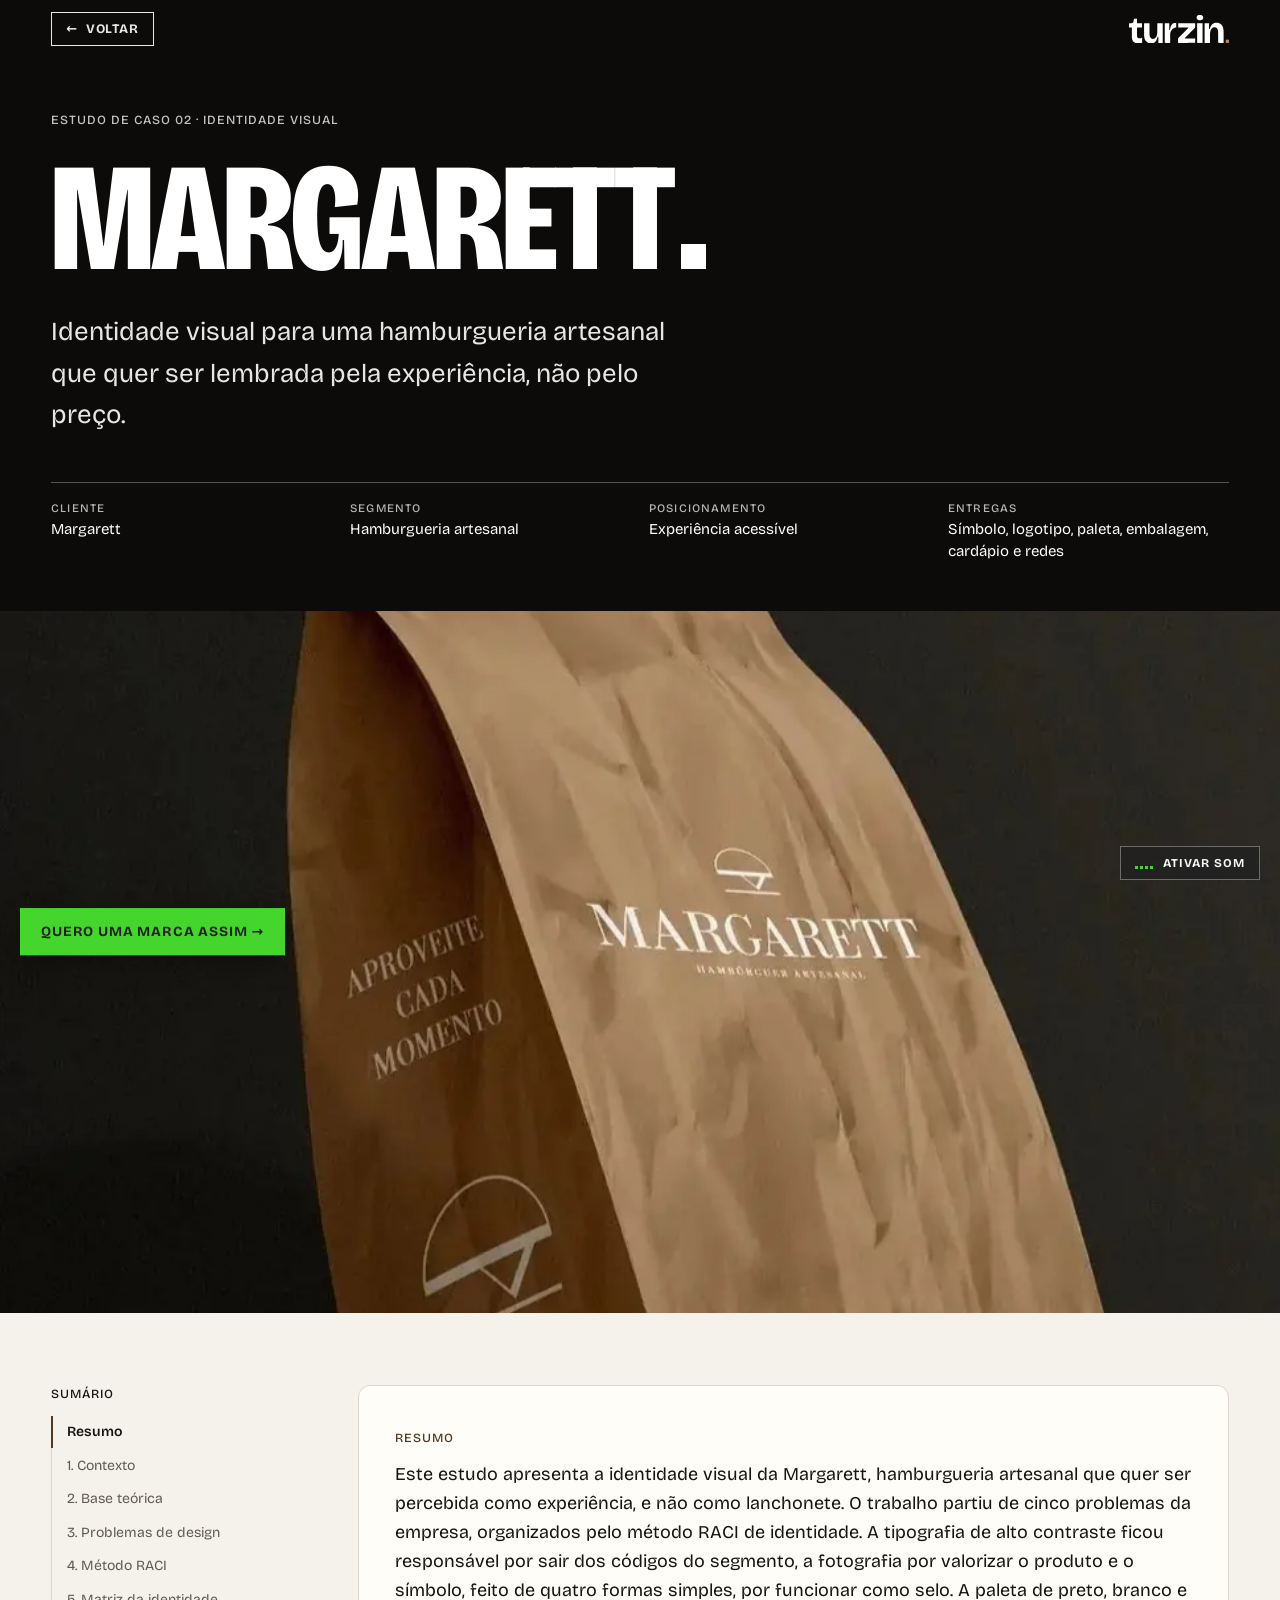
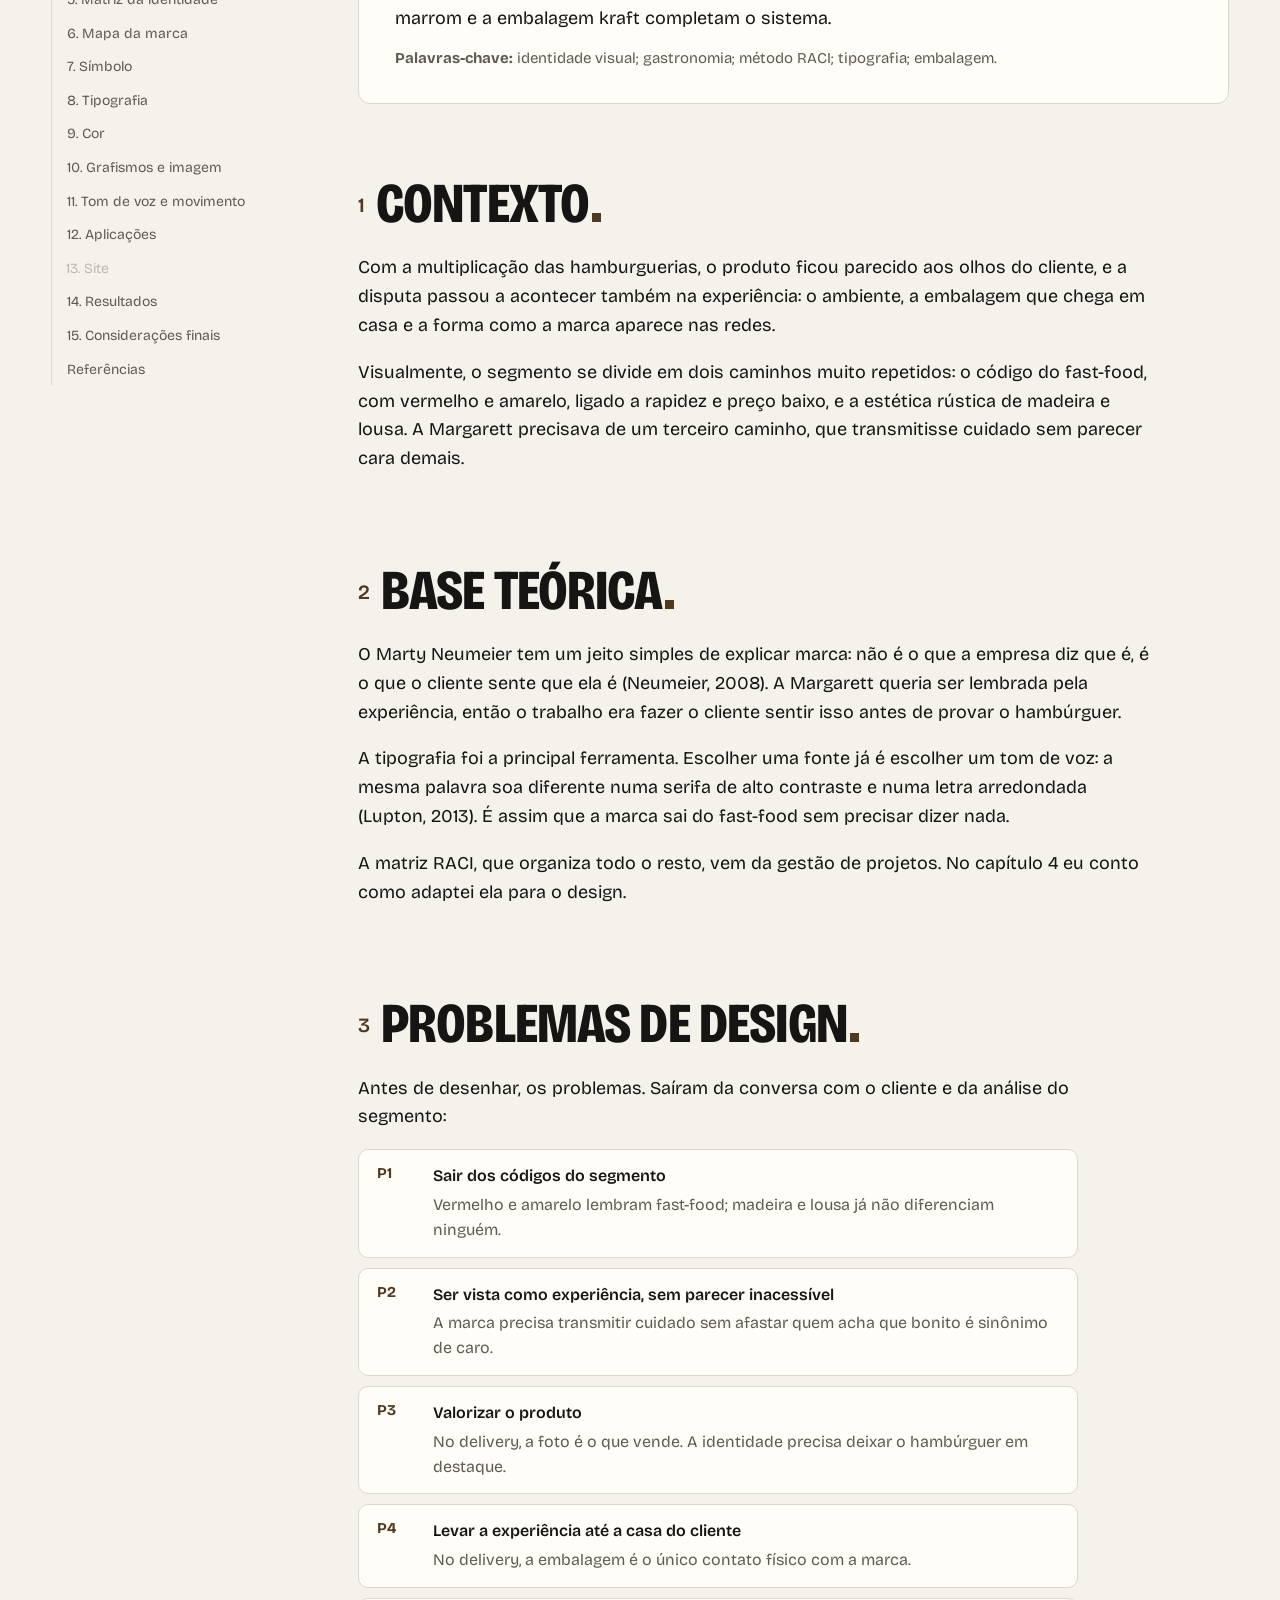
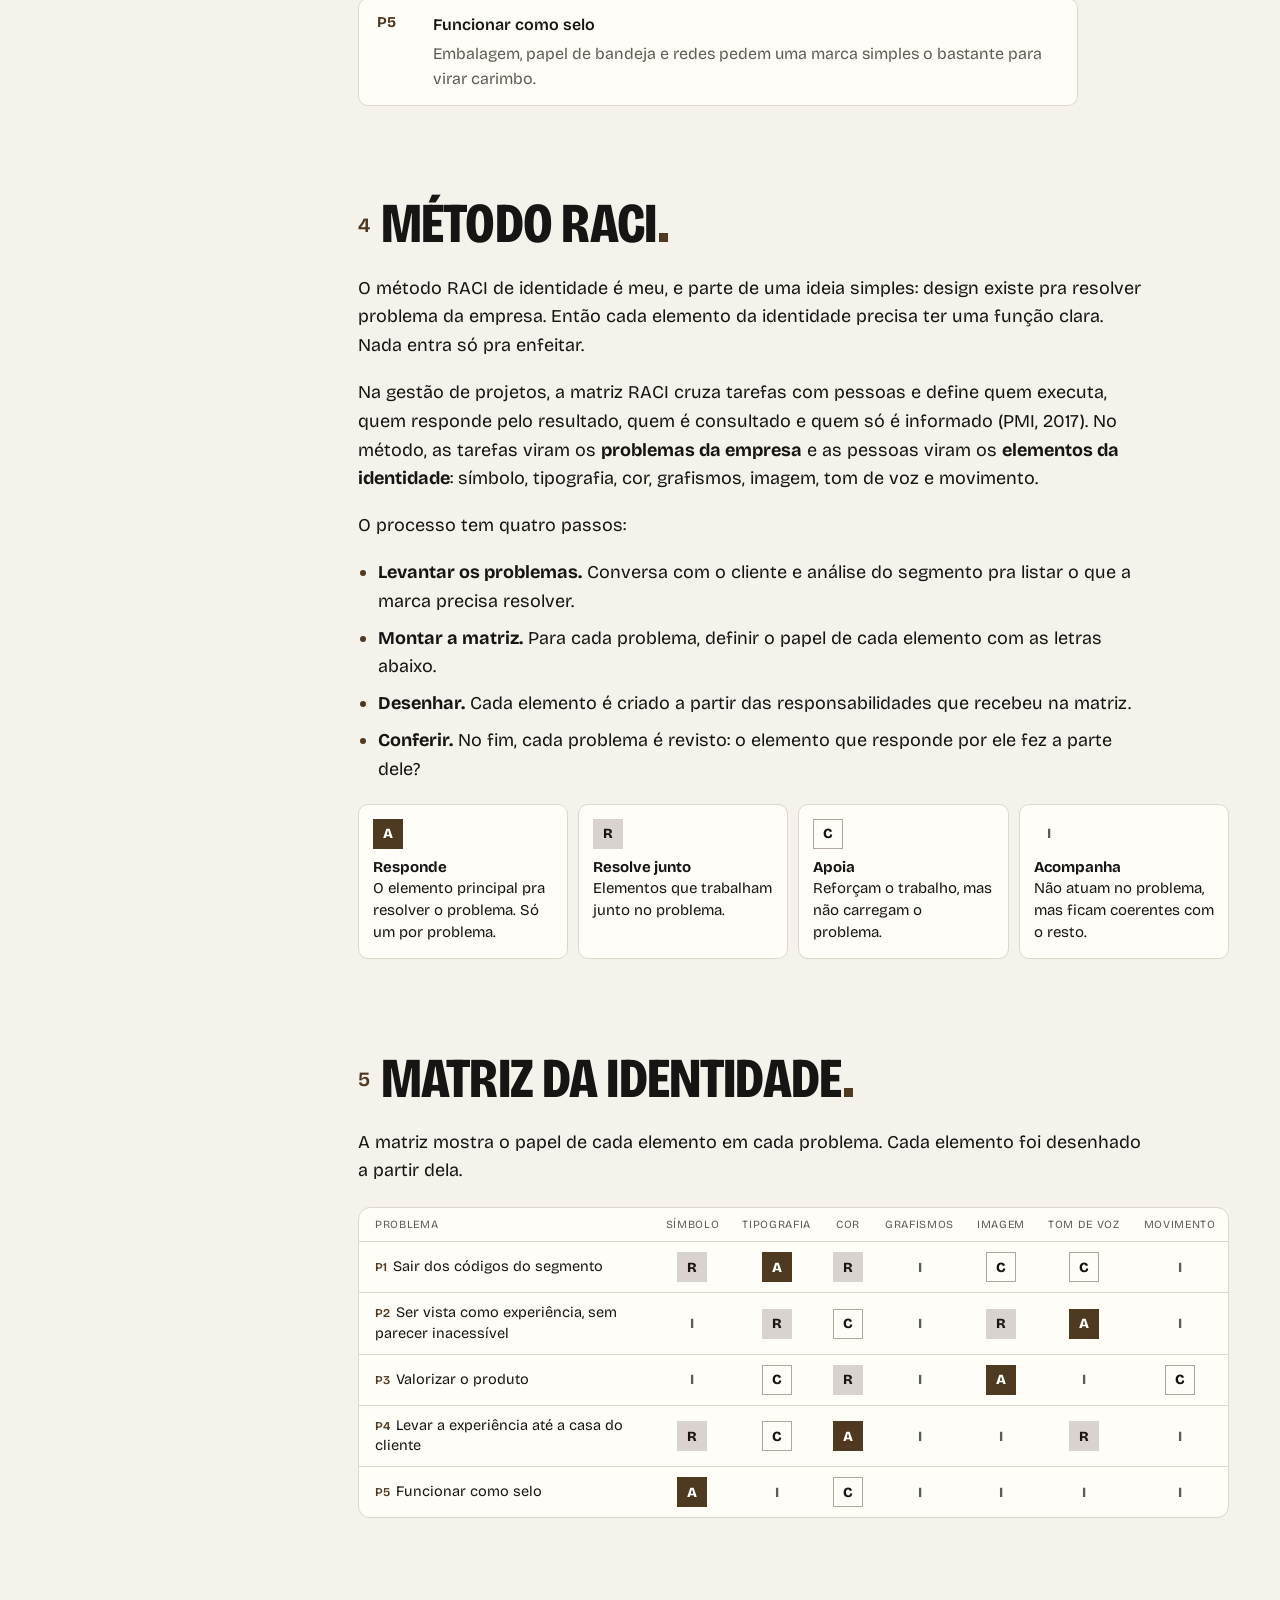
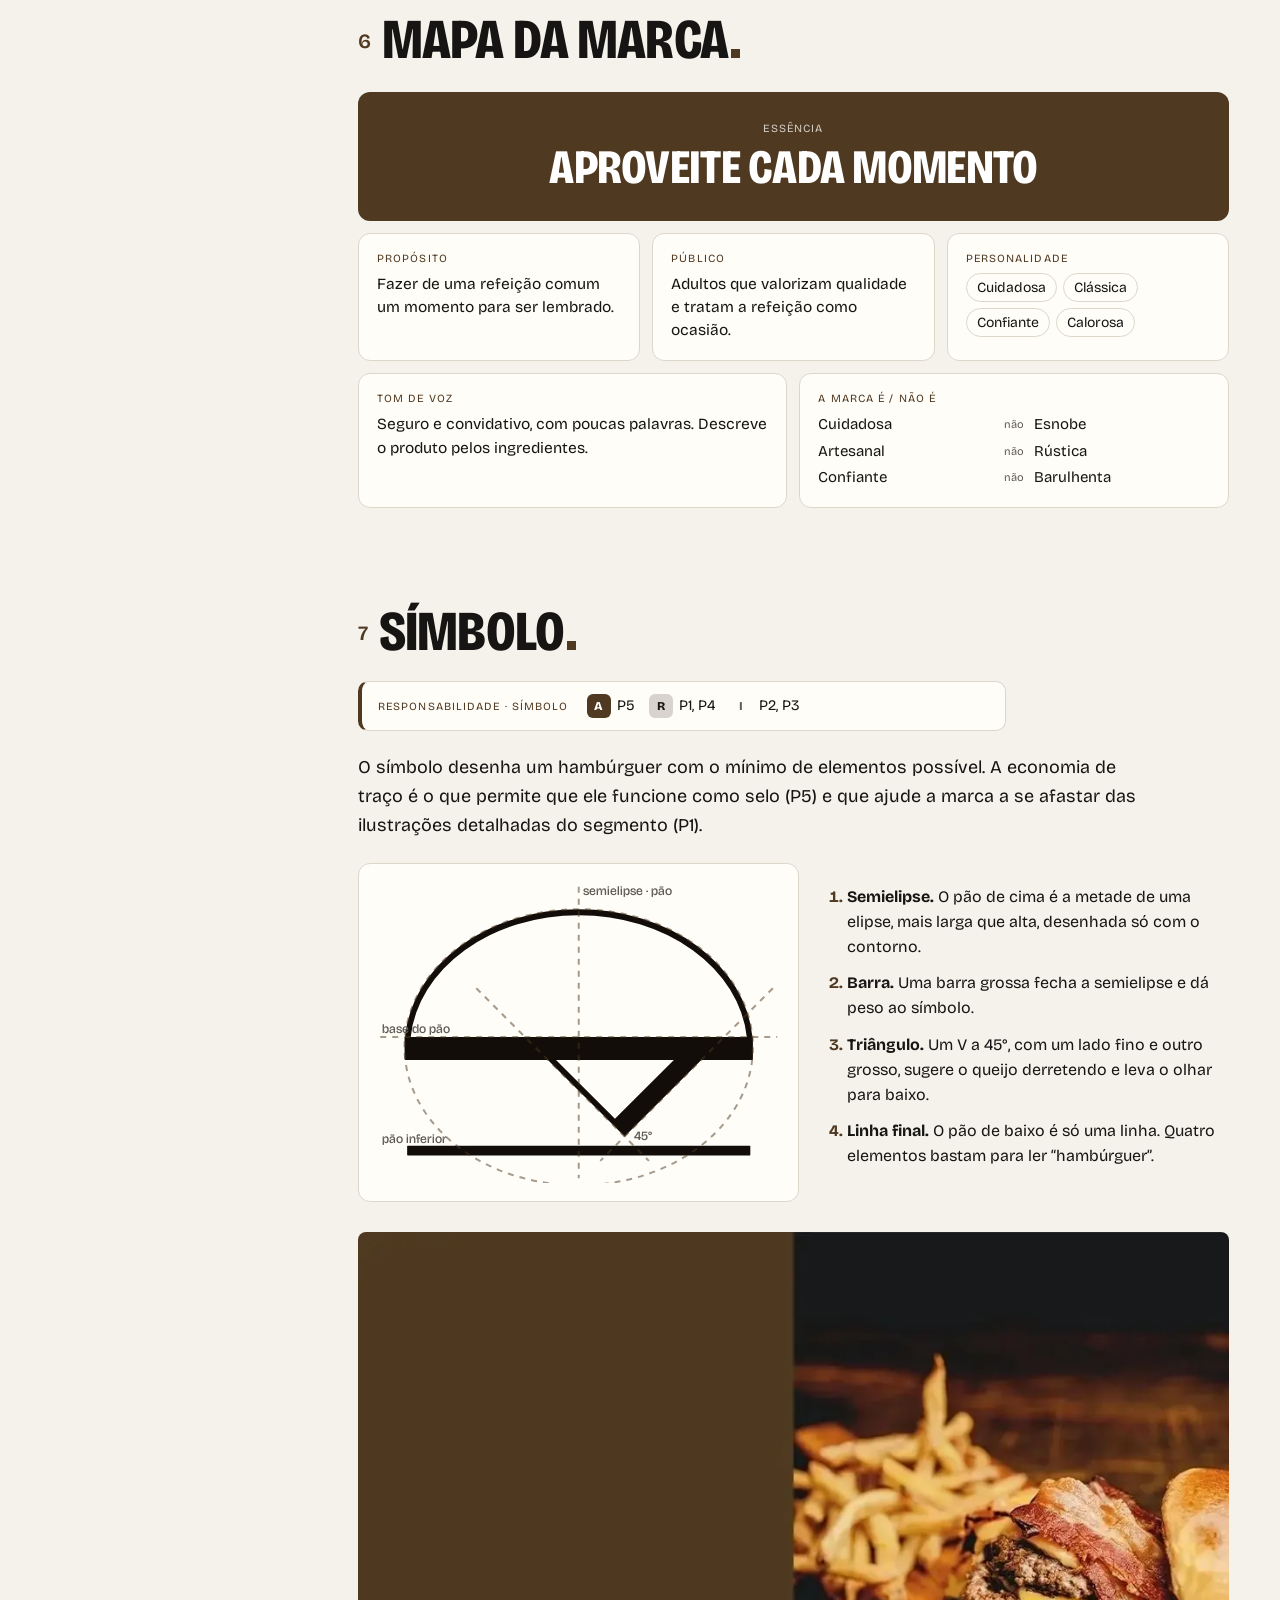
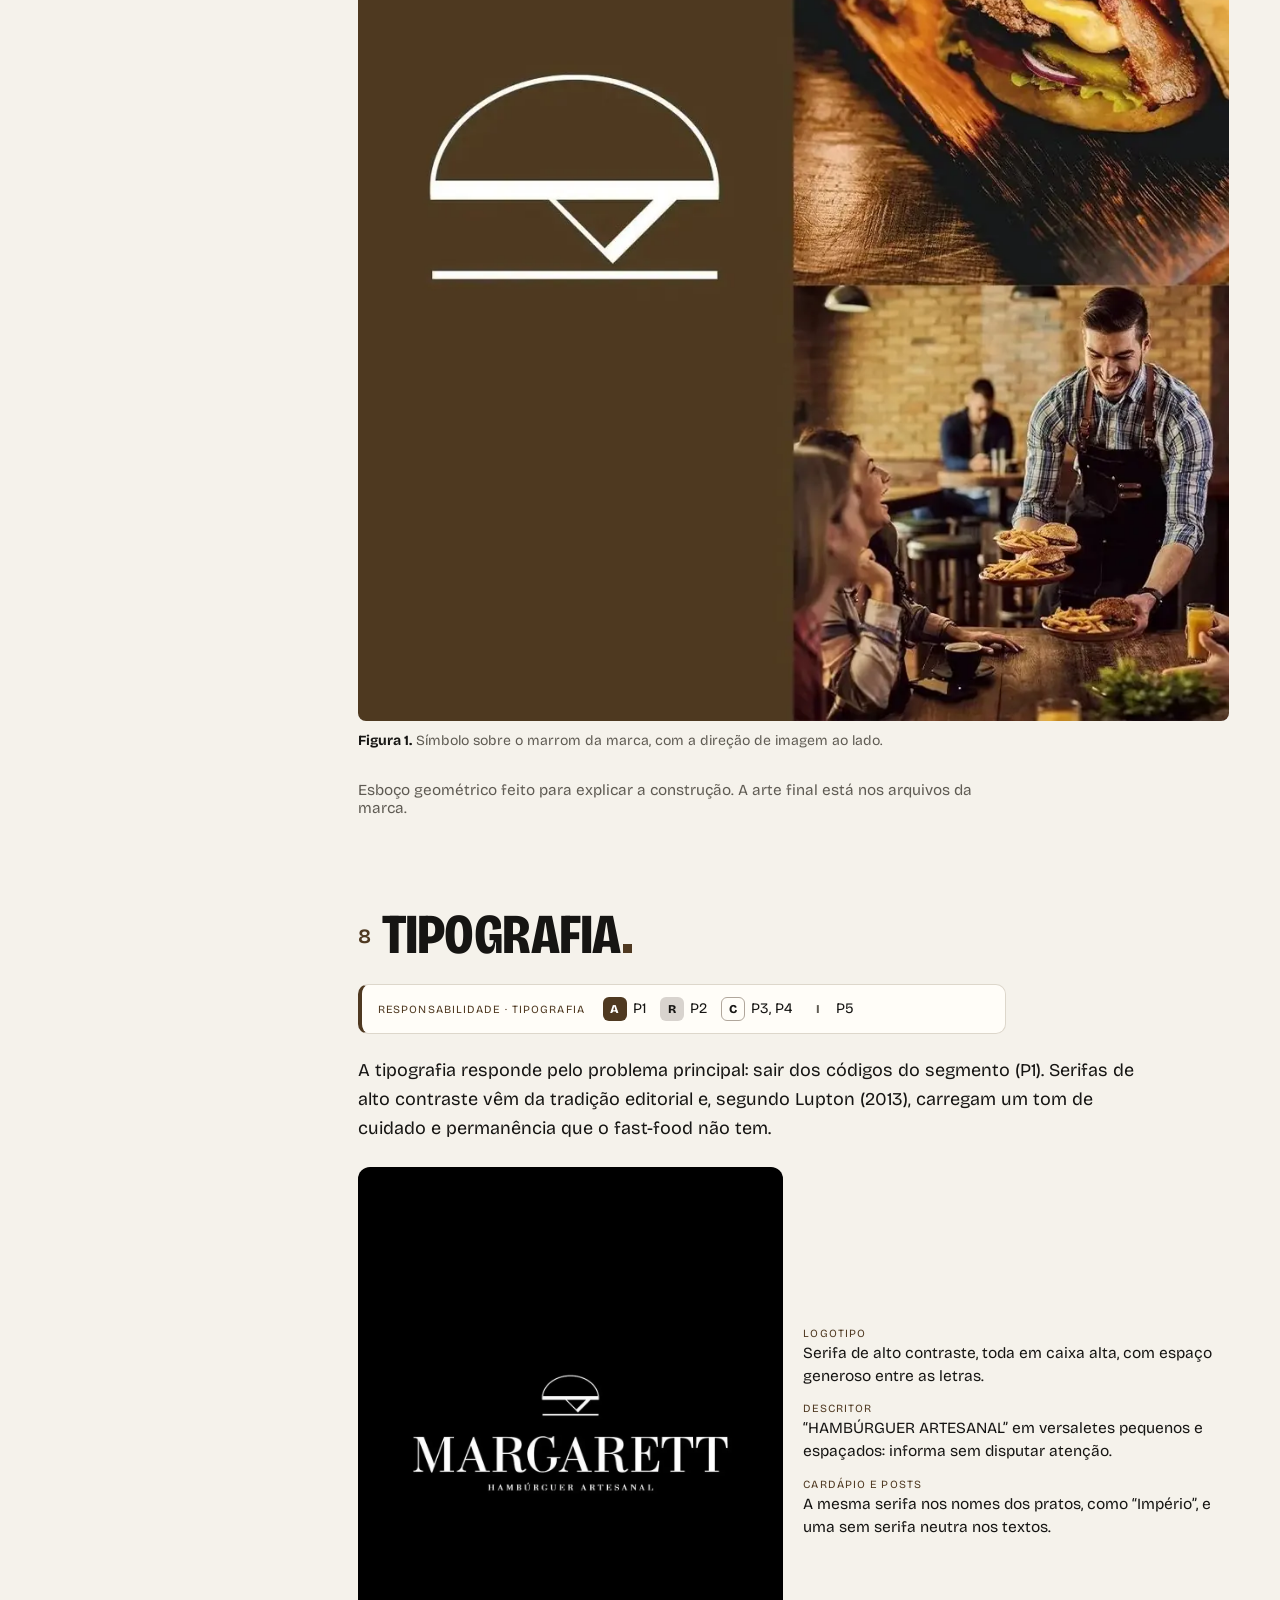
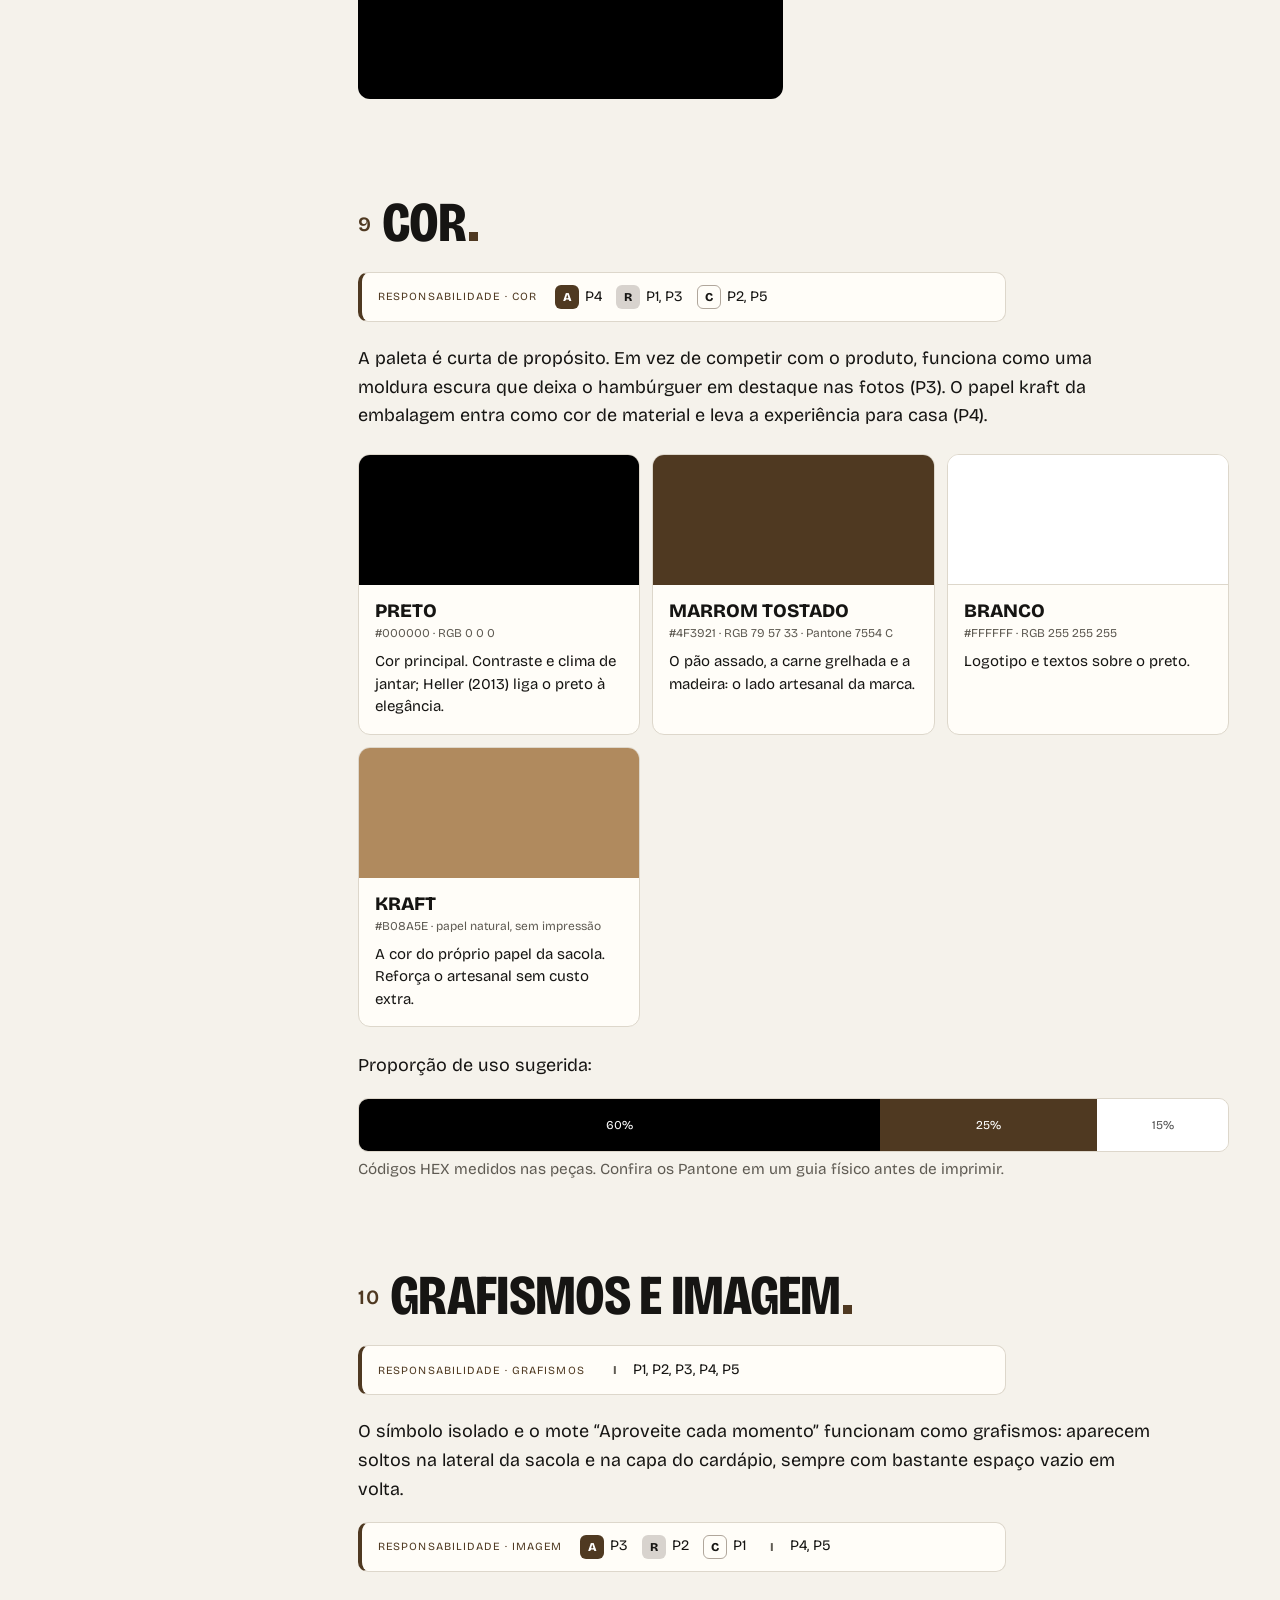
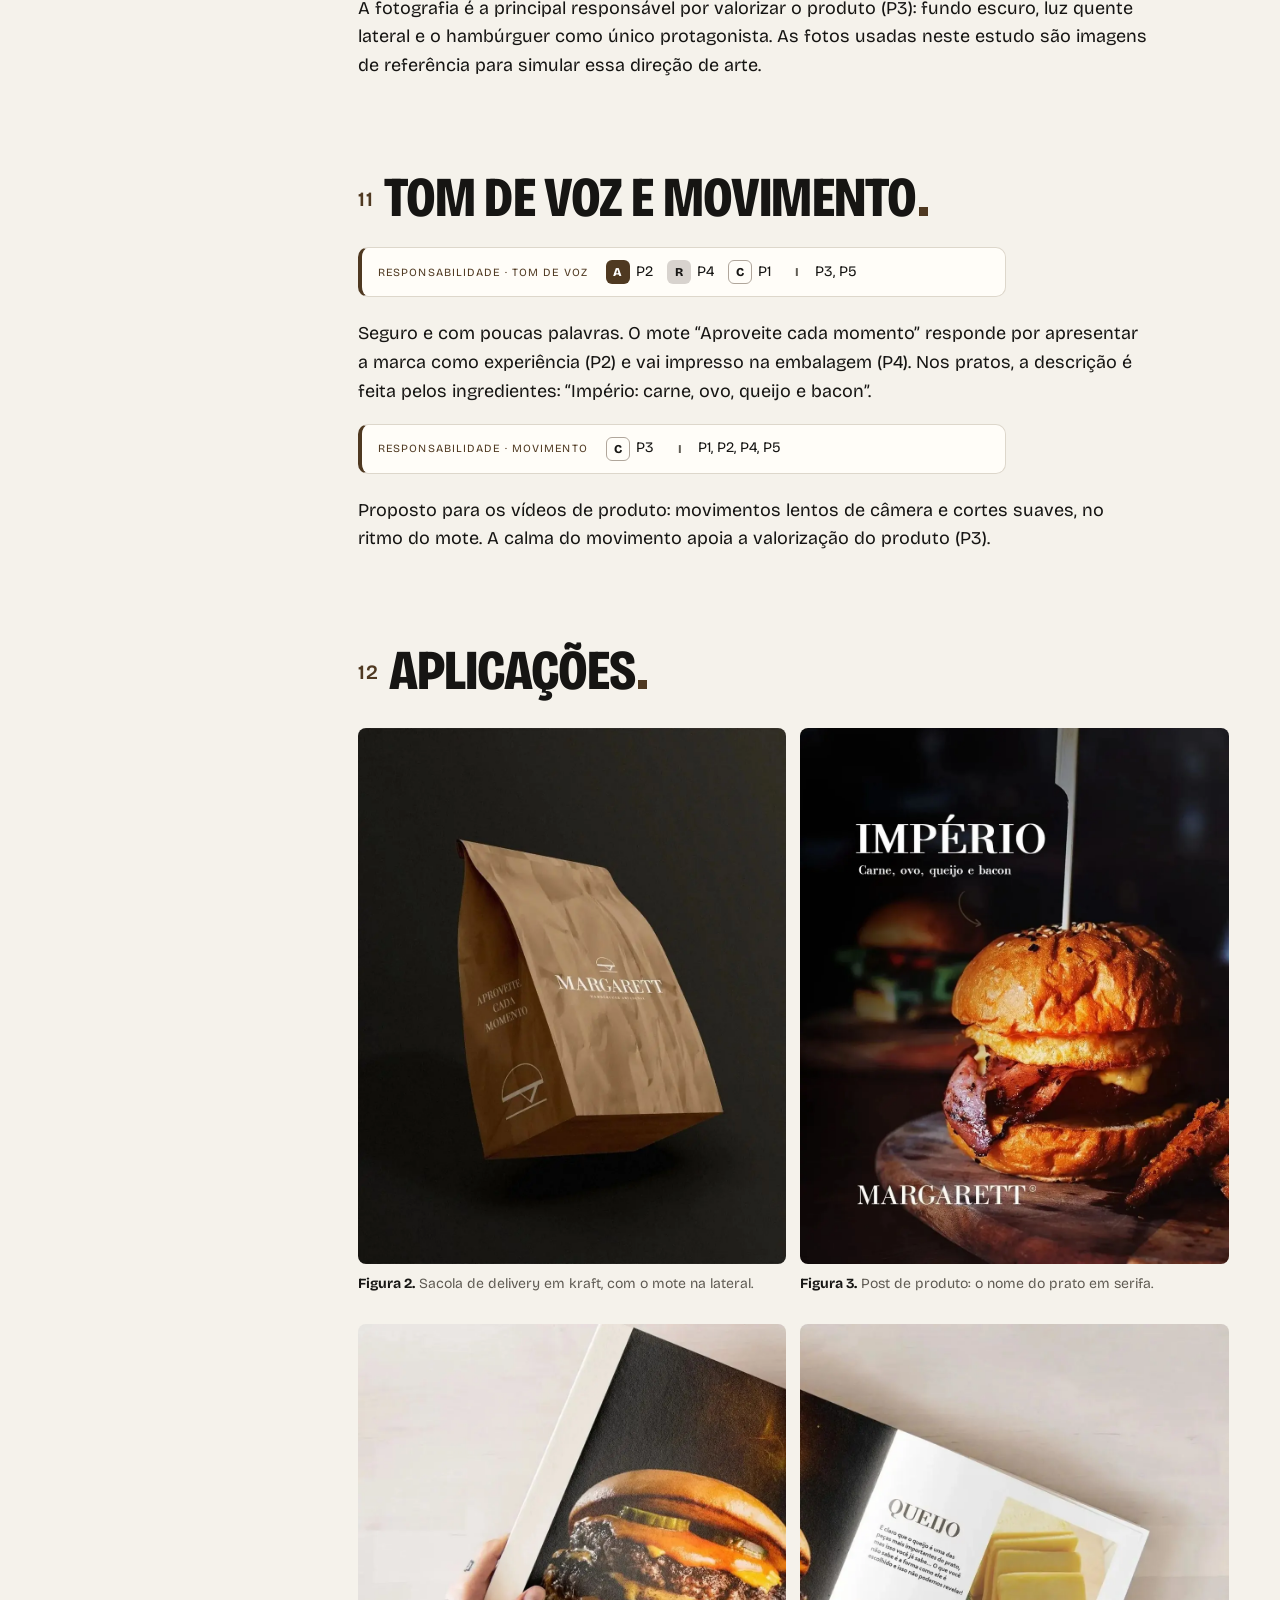
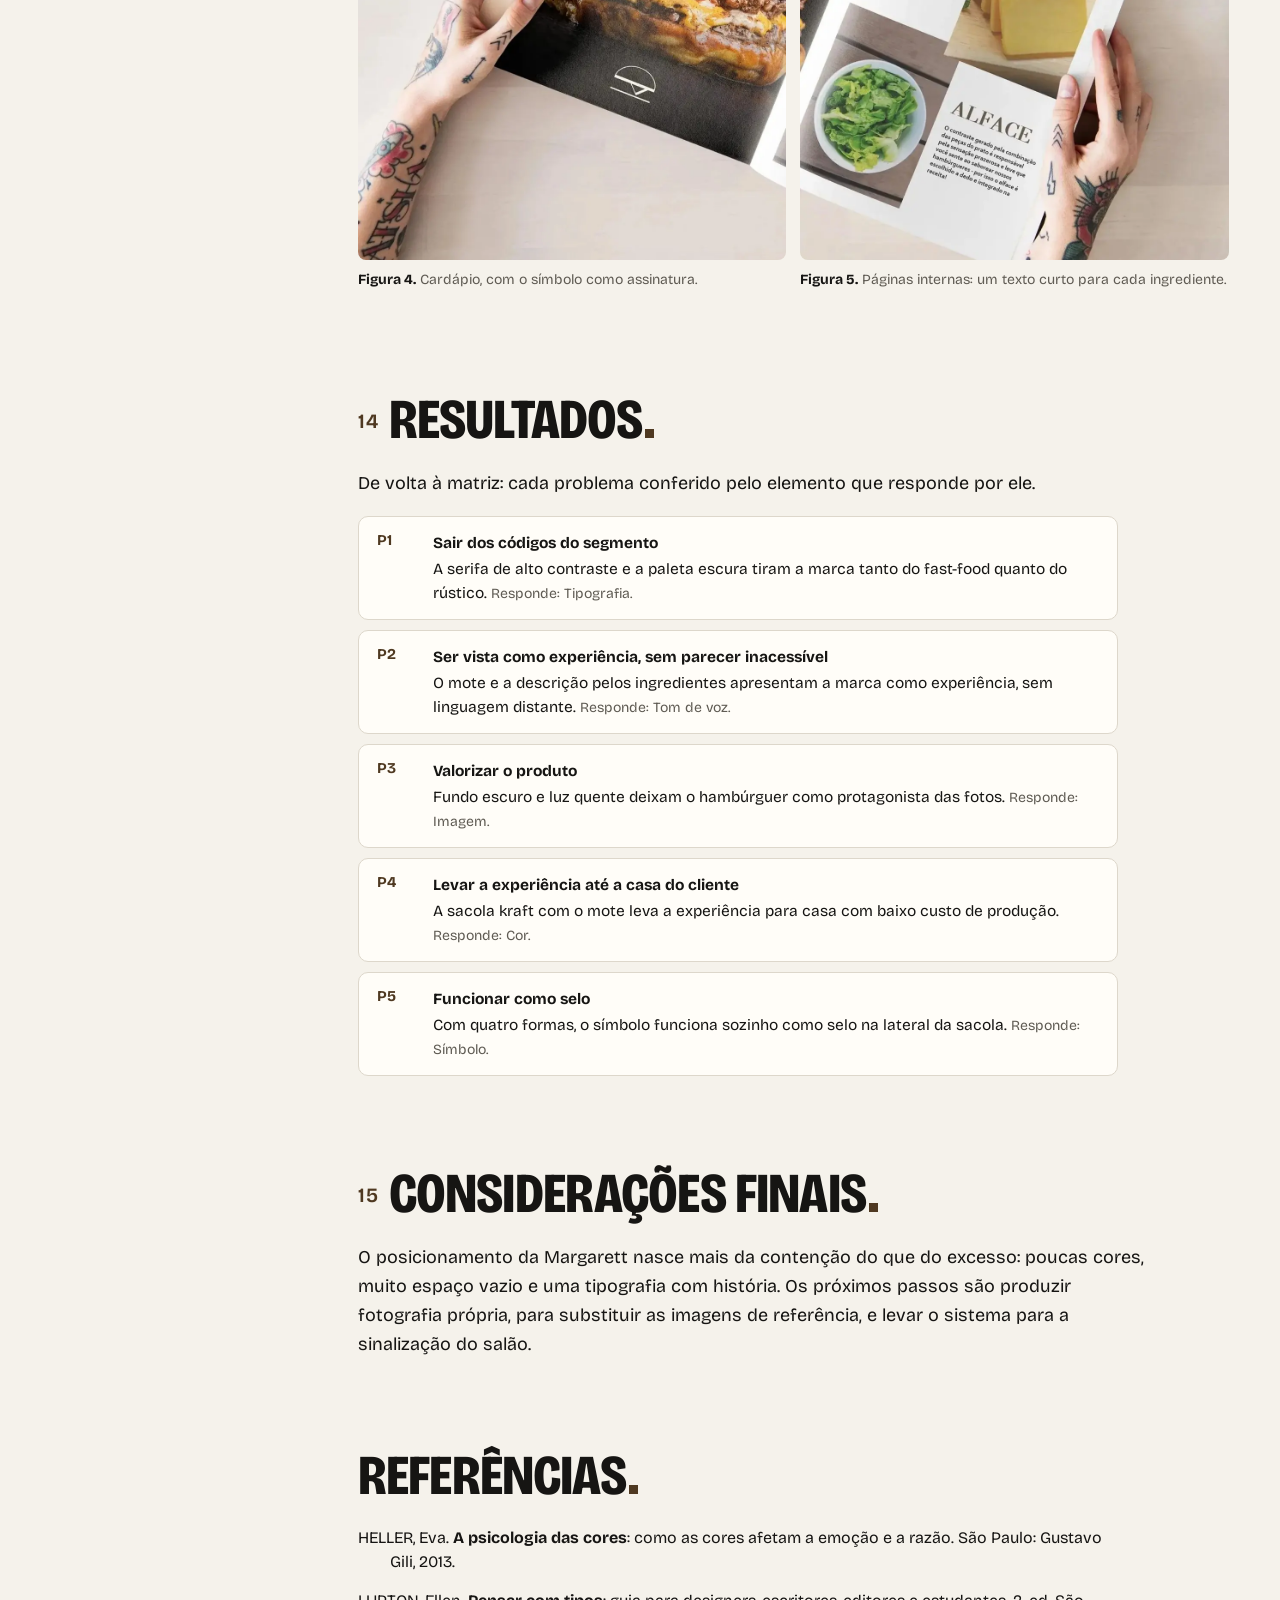
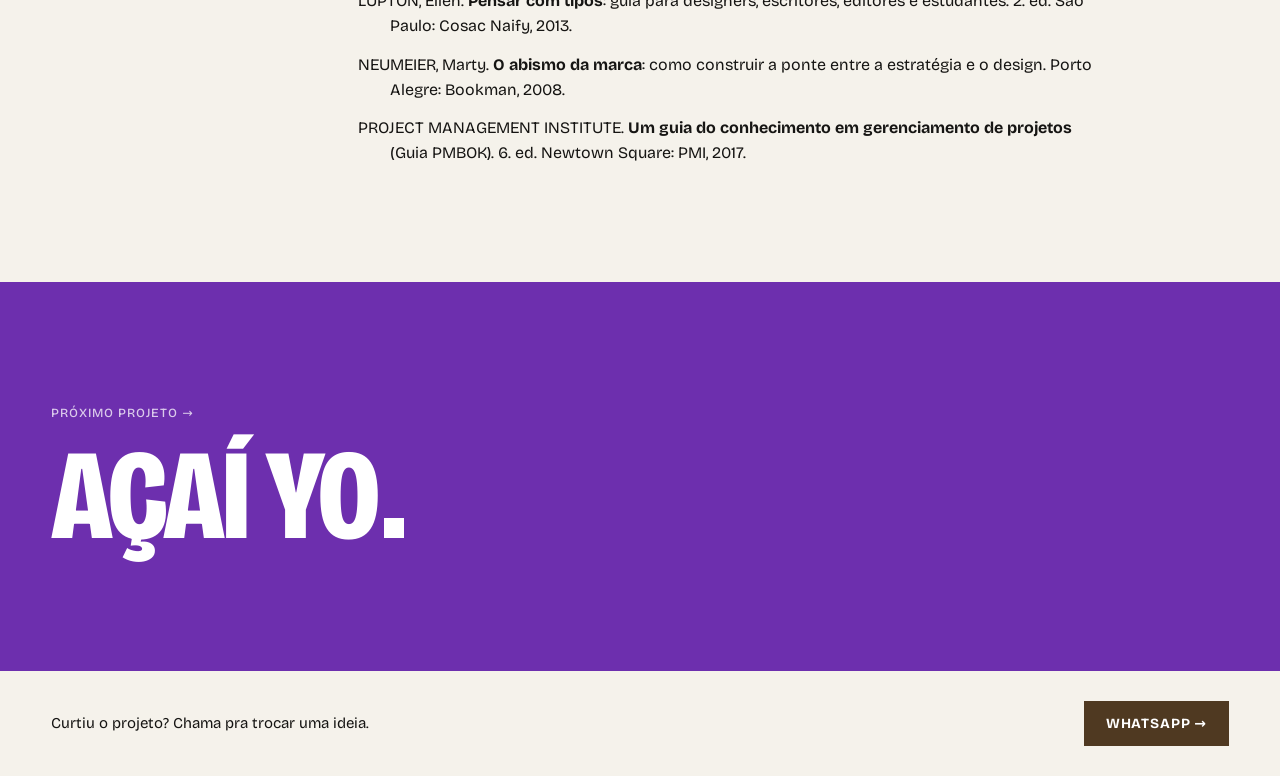
<file: margarett.html>
<!doctype html>
<html lang="pt-BR">
<head>
<meta charset="utf-8">
<meta name="viewport" content="width=device-width, initial-scale=1, viewport-fit=cover">
<!-- ============================================================
     ESTUDO DE CASO · MARGARETT
     - Textos: direto aqui no HTML (cada <section class="cap"> é um capítulo).
     - Imagens desta página: pasta img/margarett/ (uma subpasta para cada seção).
     - Visual compartilhado pelas 3 páginas: case.css · Comportamento: case.js
     - Cores desta página: bloco :root logo abaixo.
     ============================================================ -->
<title>turzin.</title>
<!-- seo -->
<meta name="description" content="Estudo de caso da identidade visual de Margarett, hamburgueria artesanal: do problema ao símbolo, cores, tipografia e aplicações. Projeto da turzin.">
<link rel="canonical" href="https://turzindesign.com.br/margarett">
<meta name="robots" content="index, follow, max-image-preview:large">
<meta name="author" content="turzin.">
<meta name="theme-color" content="#212121">
<link rel="icon" href="/img/marca/favicon-32.png" type="image/png" sizes="32x32">
<link rel="apple-touch-icon" href="/img/marca/apple-touch-icon.png">
<meta property="og:type" content="article">
<meta property="og:site_name" content="turzin.">
<meta property="og:locale" content="pt_BR">
<meta property="og:url" content="https://turzindesign.com.br/margarett">
<meta property="og:title" content="Margarett · Estudo de caso · turzin.">
<meta property="og:description" content="Estudo de caso da identidade visual de Margarett, hamburgueria artesanal: do problema ao símbolo, cores, tipografia e aplicações. Projeto da turzin.">
<meta property="og:image" content="https://turzindesign.com.br/img/og/og-margarett.jpg">
<meta property="og:image:width" content="1200">
<meta property="og:image:height" content="630">
<meta property="og:image:alt" content="Margarett · Estudo de caso · turzin.">
<meta name="twitter:card" content="summary_large_image">
<meta name="twitter:title" content="Margarett · Estudo de caso · turzin.">
<meta name="twitter:description" content="Estudo de caso da identidade visual de Margarett, hamburgueria artesanal: do problema ao símbolo, cores, tipografia e aplicações. Projeto da turzin.">
<meta name="twitter:image" content="https://turzindesign.com.br/img/og/og-margarett.jpg">
<script type="application/ld+json">{"@context": "https://schema.org", "@graph": [{"@type": "CreativeWork", "@id": "https://turzindesign.com.br/margarett#caso", "name": "Identidade visual Margarett", "headline": "Margarett · Estudo de caso · turzin.", "description": "Estudo de caso da identidade visual de Margarett, hamburgueria artesanal: do problema ao símbolo, cores, tipografia e aplicações. Projeto da turzin.", "url": "https://turzindesign.com.br/margarett", "image": "https://turzindesign.com.br/img/og/og-margarett.jpg", "inLanguage": "pt-BR", "genre": "Identidade visual", "about": "Margarett, hamburgueria artesanal", "creator": {"@id": "https://turzindesign.com.br/#turzin"}, "publisher": {"@id": "https://turzindesign.com.br/#turzin"}}, {"@type": "BreadcrumbList", "itemListElement": [{"@type": "ListItem", "position": 1, "name": "turzin.", "item": "https://turzindesign.com.br/"}, {"@type": "ListItem", "position": 2, "name": "Margarett", "item": "https://turzindesign.com.br/margarett"}]}, {"@type": "ProfessionalService", "@id": "https://turzindesign.com.br/#turzin", "name": "turzin.", "url": "https://turzindesign.com.br/", "logo": "https://turzindesign.com.br/img/marca/simbolo-512.png"}]}</script>
<!-- /seo -->
<link rel="icon" href="img/marca/simbolo.svg" type="image/svg+xml">
<!-- fonte hospedada no próprio site (mais rápido que buscar no Google): Bricolage Grotesque variável -->
<link rel="preload" href="fonts/bricolage-latin.woff2" as="font" type="font/woff2" crossorigin>
<style>
@font-face{font-family:'Bricolage Grotesque';font-style:normal;font-display:swap;font-weight:200 800;font-stretch:75% 100%;src:url(fonts/bricolage-latin.woff2) format('woff2');unicode-range:U+0000-00FF,U+0131,U+0152-0153,U+02BB-02BC,U+02C6,U+02DA,U+02DC,U+0304,U+0308,U+0329,U+2000-206F,U+20AC,U+2122,U+2191,U+2193,U+2212,U+2215,U+FEFF,U+FFFD}
@font-face{font-family:'Bricolage Grotesque';font-style:normal;font-display:swap;font-weight:200 800;font-stretch:75% 100%;src:url(fonts/bricolage-latin-ext.woff2) format('woff2');unicode-range:U+0100-02BA,U+02BD-02C5,U+02C7-02CC,U+02CE-02D7,U+02DD-02FF,U+0304,U+0308,U+0329,U+1D00-1DBF,U+1E00-1E9F,U+1EF2-1EFF,U+2020,U+20A0-20AB,U+20AD-20C0,U+2113,U+2C60-2C7F,U+A720-A7FF}
</style>
<link rel="stylesheet" href="case.css">
<style>
  /* [GUIA: margarett-cores] cores desta página = cores do CLIENTE. A página tem a cara da marca dele;
     da turzin. ficam só o logo, a tipografia (Bricolage em caixa alta) e o ponto quadrado. */
  :root {
    --brand: #4f3921;   /* cor principal do cliente: capa, números, letras A da matriz, destaques */
    --on-brand: #fff;    /* texto em cima da cor principal */
    --next: #6d2fae;    /* cor do bloco "Próximo projeto" (Açaí Yo) */
  }
  .capa { background: #0d0b09; }   /* cor de fundo só da capa */
  :root { --logo-ponto: #b08a5e; }   /* cor do ponto do logo da turzin. nesta página */
</style>
</head>
<body>
<div class="read"></div>
<header class="top">
  <a class="back" href="index.html#c-mar"><span aria-hidden="true">←</span> Voltar</a>
  <a class="logo" href="index.html" aria-label="turzin. página inicial"><svg aria-hidden="true" focusable="false" viewBox="0 0 1284.0 365.0"><path class="t" transform="translate(-270.0 -717.5) scale(0.5)" d="M1084.0 2164.4C1071.8 2163.5 1052.6 2159.5 1040.2 2155.4C1031.3 2152.4 1015.3 2144.3 1006.1 2138.1C991.9 2128.5 977.5 2114.0 967.3 2099.0C957.6 2084.7 946.6 2060.5 941.9 2043.5C936.3 2022.4 933.3 2007.8 931.1 1990.5C930.5 1986.1 929.5 1978.7 928.8 1974.0C927.9 1967.7 927.5 1924.1 927.2 1805.8L926.9 1646.0L996.4 1646.0L1066.0 1646.0L1066.0 1785.7C1066.0 1872.5 1066.4 1928.8 1067.0 1934.4C1070.2 1963.7 1072.2 1974.2 1077.1 1989.2C1090.4 2029.6 1116.4 2050.0 1154.7 2050.0C1165.4 2050.0 1168.4 2049.6 1180.0 2046.8C1191.0 2044.1 1204.1 2036.4 1215.1 2026.3C1240.1 2003.1 1256.5 1965.7 1263.0 1917.0C1263.6 1912.3 1264.6 1905.6 1265.2 1902.0C1265.9 1897.6 1266.4 1854.4 1266.7 1770.8L1267.2 1646.0L1336.6 1646.0L1406.0 1646.0L1405.8 1898.8L1405.5 2151.5L1350.6 2151.8C1320.3 2151.9 1295.3 2151.7 1294.9 2151.3C1294.5 2150.8 1293.9 2115.3 1293.5 2072.2L1292.7 1994.0L1284.4 1994.0L1276.2 1994.0L1275.2 1997.2C1274.7 1999.0 1273.2 2004.3 1272.0 2009.0C1270.8 2013.7 1268.9 2020.2 1267.9 2023.5C1266.8 2026.8 1265.5 2031.1 1264.9 2033.0C1264.3 2034.9 1263.0 2038.8 1262.0 2041.5C1247.1 2082.4 1234.2 2104.8 1214.6 2124.6C1193.6 2145.6 1172.2 2156.5 1139.5 2162.6C1131.6 2164.0 1095.5 2165.2 1084.0 2164.4ZM757.5 2162.5C740.2 2161.1 731.5 2159.8 721.0 2157.1C693.8 2150.2 675.0 2140.1 657.9 2123.1C647.2 2112.4 640.4 2102.9 634.0 2089.5C626.4 2073.5 622.8 2062.3 619.1 2042.5C613.4 2012.6 613.6 2018.6 613.0 1882.5L612.5 1755.5L576.1 1755.2L539.7 1755.0L540.3 1716.2C540.7 1694.9 541.3 1670.4 541.7 1661.8L542.3 1646.0L571.9 1646.0C602.6 1645.9 615.7 1644.8 626.9 1641.4C638.1 1637.9 645.4 1631.7 649.8 1622.0C652.6 1615.6 652.2 1617.5 659.0 1578.5C660.0 1572.5 661.8 1562.3 663.0 1556.0C664.1 1549.7 665.3 1542.5 665.7 1540.0C666.0 1537.5 666.7 1534.9 667.3 1534.2C668.0 1533.3 677.2 1533.0 707.1 1533.0L746.0 1533.0L746.0 1588.3C746.0 1630.0 746.3 1643.9 747.2 1644.8C748.1 1645.7 763.7 1646.0 811.2 1646.0L874.0 1646.0L874.0 1702.5L874.0 1759.0L810.6 1759.0C753.7 1759.0 747.2 1759.2 746.6 1760.6C746.3 1761.5 746.0 1810.4 746.0 1869.3C746.0 1958.7 746.3 1977.9 747.5 1985.0C749.6 1997.2 750.4 2000.1 753.5 2006.4C760.2 2020.1 773.0 2029.0 791.5 2032.9C798.7 2034.4 833.3 2033.9 842.3 2032.1C851.0 2030.4 862.7 2026.3 869.8 2022.4C873.2 2020.5 876.5 2019.0 877.0 2019.0C877.6 2019.0 878.0 2042.5 878.0 2083.0L878.0 2147.0L874.8 2148.4C871.8 2149.7 868.7 2150.6 859.5 2153.1C857.9 2153.5 854.7 2154.3 852.5 2154.9C845.7 2156.8 828.0 2159.8 817.5 2160.9C805.9 2162.1 777.4 2164.1 774.5 2163.9C773.4 2163.8 765.8 2163.1 757.5 2162.5ZM1459.1 2150.7C1458.3 2149.6 1458.1 2083.6 1458.2 1897.9L1458.5 1646.5L1516.0 1646.5L1573.5 1646.5L1574.0 1732.0L1574.5 1817.5L1583.1 1817.8L1591.6 1818.1L1592.8 1813.0C1593.5 1810.1 1594.0 1806.6 1594.0 1805.2C1594.0 1798.7 1600.3 1768.4 1606.0 1747.5C1607.5 1741.8 1611.1 1731.8 1616.1 1718.8C1618.6 1712.4 1626.6 1697.9 1632.3 1689.6C1644.7 1671.4 1664.9 1654.5 1680.2 1649.6C1685.2 1648.0 1691.4 1646.5 1698.6 1645.1C1706.1 1643.6 1733.3 1642.6 1743.2 1643.5L1752.0 1644.2L1752.0 1700.6L1752.0 1757.0L1740.0 1757.0C1725.5 1757.0 1717.7 1759.2 1700.5 1768.0C1663.6 1786.9 1632.9 1815.7 1619.3 1844.0C1614.3 1854.4 1613.3 1856.9 1609.7 1868.0C1606.5 1877.9 1605.0 1883.1 1603.0 1892.5C1602.5 1894.7 1601.8 1897.8 1601.4 1899.5C1598.9 1910.8 1598.7 1921.8 1598.1 2033.0L1597.5 2151.5L1528.9 2151.8C1472.0 2152.0 1460.1 2151.8 1459.1 2150.7ZM1800.7 2151.3C1800.3 2151.0 1800.0 2124.5 1800.0 2092.6L1800.0 2034.5L1930.5 1902.0L2061.1 1769.5L2060.8 1763.5L2060.5 1757.5L1932.8 1757.2L1805.0 1757.0L1804.5 1754.7C1804.2 1753.5 1804.1 1728.7 1804.2 1699.5L1804.5 1646.5L2021.0 1646.5L2237.5 1646.5L2237.8 1703.5L2238.0 1760.4L2204.7 1794.0C2186.3 1812.4 2126.9 1872.4 2072.7 1927.3L1974.0 2027.0L1974.0 2032.4C1974.0 2035.7 1974.5 2038.2 1975.3 2038.9C1976.3 2039.7 2013.0 2040.1 2108.1 2040.2L2239.5 2040.5L2239.8 2094.9C2239.9 2134.2 2239.7 2149.7 2238.9 2150.6C2237.9 2151.8 2202.5 2152.0 2019.5 2152.0C1899.5 2152.0 1801.0 2151.7 1800.7 2151.3ZM2482.7 2151.3C2482.3 2151.0 2482.0 2037.1 2482.0 1898.3L2482.0 1646.0L2539.1 1646.0L2596.3 1646.0L2595.9 1721.2L2595.5 1796.5L2604.5 1796.5L2613.5 1796.5L2615.3 1789.5C2634.0 1717.2 2663.6 1672.8 2708.5 1650.2C2724.1 1642.4 2732.6 1639.4 2749.5 1636.2C2783.2 1629.9 2811.3 1630.5 2842.5 1638.5C2886.1 1649.6 2920.6 1678.7 2941.0 1721.6C2943.8 1727.6 2946.5 1733.4 2947.0 1734.5C2955.8 1755.8 2963.5 1789.1 2966.9 1821.0C2970.0 1849.3 2970.1 1859.0 2969.8 2004.0L2969.5 2151.5L2901.1 2151.8C2851.4 2151.9 2832.3 2151.7 2831.4 2150.9C2830.2 2149.9 2830.0 2127.1 2830.0 2012.7C2830.0 1926.8 2829.6 1872.2 2829.0 1866.6C2826.0 1839.4 2822.3 1820.9 2817.5 1808.0C2813.9 1798.4 2805.8 1783.2 2801.0 1777.3C2782.7 1754.5 2753.6 1744.2 2722.0 1749.4C2706.5 1752.0 2692.4 1757.8 2681.3 1766.2C2673.1 1772.5 2659.9 1786.8 2653.6 1796.4C2644.9 1809.6 2635.9 1829.7 2632.0 1844.5C2631.5 1846.2 2630.5 1850.0 2629.7 1853.0C2628.9 1856.0 2627.3 1863.7 2626.2 1870.0C2625.1 1876.3 2623.6 1884.4 2622.9 1888.0C2621.9 1892.9 2621.5 1925.4 2621.3 2022.5C2621.0 2120.1 2620.6 2150.6 2619.7 2151.2C2618.2 2152.1 2483.6 2152.3 2482.7 2151.3ZM2336.8 1568.5C2306.0 1563.3 2287.3 1549.3 2279.7 1526.0C2276.6 1516.6 2275.6 1504.6 2276.9 1494.2C2281.1 1462.1 2298.2 1444.8 2333.6 1436.9C2342.8 1434.8 2380.5 1435.1 2389.8 1437.3C2405.6 1441.1 2415.4 1445.5 2424.7 1453.0C2446.4 1470.5 2452.4 1509.9 2437.5 1536.6C2430.6 1549.0 2417.4 1559.2 2402.0 1564.3C2397.8 1565.7 2395.4 1566.3 2381.2 1569.0C2373.9 1570.4 2346.2 1570.0 2336.8 1568.5Z"/><rect class="t" x="875.0" y="105.5" width="69.5" height="253.0"/><rect class="d" x="1241.5" y="316.5" width="42.5" height="42.0"/></svg></a>
</header>

<!-- ================= [GUIA: margarett-capa] CAPA ================= -->
<section class="capa" id="capa">
  <span class="kick mono">Estudo de caso 02 · Identidade visual</span>
  <h1>Margarett<span class="pt"></span></h1>
  <p class="sub">Identidade visual para uma hamburgueria artesanal que quer ser lembrada pela experiência, não pelo preço.</p>
  <div class="ficha"><div><b>Cliente</b>Margarett</div><div><b>Segmento</b>Hamburgueria artesanal</div><div><b>Posicionamento</b>Experiência acessível</div><div><b>Entregas</b>Símbolo, logotipo, paleta, embalagem, cardápio e redes</div></div>
  <!-- imagem da capa: img/margarett/1-capa -->
  <div class="capa-img"><img src="img/margarett/1-capa/sacola.webp" alt="Sacola kraft da Margarett em fundo escuro" style="object-position:center 55%"></div>
</section>

<div class="corpo">
  <!-- SUMÁRIO (lateral, só no PC). Se criar um capítulo, adicione um link aqui -->
  <nav class="sumario" aria-label="Sumário">
    <b class="mono">Sumário</b>
    <ol>
      <li><a href="#resumo">Resumo</a></li>
      <li><a href="#contexto">1. Contexto</a></li>
      <li><a href="#base">2. Base teórica</a></li>
      <li><a href="#problemas">3. Problemas de design</a></li>
      <li><a href="#metodo">4. Método RACI</a></li>
      <li><a href="#matriz">5. Matriz da identidade</a></li>
      <li><a href="#mapa">6. Mapa da marca</a></li>
      <li><a href="#simbolo">7. Símbolo</a></li>
      <li><a href="#tipografia">8. Tipografia</a></li>
      <li><a href="#cor">9. Cor</a></li>
      <li><a href="#grafismos">10. Grafismos e imagem</a></li>
      <li><a href="#voz">11. Tom de voz e movimento</a></li>
      <li><a href="#aplicacoes">12. Aplicações</a></li>
      <li><span class="off" aria-disabled="true" title="Ainda sem site">13. Site</span></li>
      <li><a href="#resultados">14. Resultados</a></li>
      <li><a href="#consideracoes">15. Considerações finais</a></li>
      <li><a href="#referencias">Referências</a></li>
    </ol>
  </nav>

  <article>
    <!-- ================= [GUIA: margarett-textos] RESUMO ================= -->
    <section class="resumo cap" id="resumo">
      <span class="mono" style="color:var(--brand)">Resumo</span>
      <p>Este estudo apresenta a identidade visual da Margarett, hamburgueria artesanal que quer ser percebida como experiência, e não como lanchonete. O trabalho partiu de cinco problemas da empresa, organizados pelo método RACI de identidade. A tipografia de alto contraste ficou responsável por sair dos códigos do segmento, a fotografia por valorizar o produto e o símbolo, feito de quatro formas simples, por funcionar como selo. A paleta de preto, branco e marrom e a embalagem kraft completam o sistema.</p>
      <p class="chave"><b>Palavras-chave:</b> identidade visual; gastronomia; método RACI; tipografia; embalagem.</p>
    </section>

    <section class="cap" id="contexto">
      <h2><span class="n">1</span>Contexto<span class="pt"></span></h2>
      <p>Com a multiplicação das hamburguerias, o produto ficou parecido aos olhos do cliente, e a disputa passou a acontecer também na experiência: o ambiente, a embalagem que chega em casa e a forma como a marca aparece nas redes.</p><p>Visualmente, o segmento se divide em dois caminhos muito repetidos: o código do fast-food, com vermelho e amarelo, ligado a rapidez e preço baixo, e a estética rústica de madeira e lousa. A Margarett precisava de um terceiro caminho, que transmitisse cuidado sem parecer cara demais.</p>
    </section>

    <!-- [GUIA: margarett-base] base teórica deste projeto: cada parágrafo é um <p>. Se citar um autor novo, inclua ele nas Referências -->
    <section class="cap" id="base">
      <h2><span class="n">2</span>Base teórica<span class="pt"></span></h2>
      <p>O Marty Neumeier tem um jeito simples de explicar marca: não é o que a empresa diz que é, é o que o cliente sente que ela é (Neumeier, 2008). A Margarett queria ser lembrada pela experiência, então o trabalho era fazer o cliente sentir isso antes de provar o hambúrguer.</p>
      <p>A tipografia foi a principal ferramenta. Escolher uma fonte já é escolher um tom de voz: a mesma palavra soa diferente numa serifa de alto contraste e numa letra arredondada (Lupton, 2013). É assim que a marca sai do fast-food sem precisar dizer nada.</p>
      <p>A matriz RACI, que organiza todo o resto, vem da gestão de projetos. No capítulo 4 eu conto como adaptei ela para o design.</p>
    </section>

    <!-- ================= [GUIA: margarett-problemas] PROBLEMAS (P1 a P5) =================
         Se mudar um problema aqui, mude também a linha dele na matriz e nos resultados -->
    <section class="cap" id="problemas">
      <h2><span class="n">3</span>Problemas de design<span class="pt"></span></h2>
      <p>Antes de desenhar, os problemas. Saíram da conversa com o cliente e da análise do segmento:</p>
      <ol class="problemas"><li><b class="p">P1</b><strong>Sair dos códigos do segmento</strong><span>Vermelho e amarelo lembram fast-food; madeira e lousa já não diferenciam ninguém.</span></li><li><b class="p">P2</b><strong>Ser vista como experiência, sem parecer inacessível</strong><span>A marca precisa transmitir cuidado sem afastar quem acha que bonito é sinônimo de caro.</span></li><li><b class="p">P3</b><strong>Valorizar o produto</strong><span>No delivery, a foto é o que vende. A identidade precisa deixar o hambúrguer em destaque.</span></li><li><b class="p">P4</b><strong>Levar a experiência até a casa do cliente</strong><span>No delivery, a embalagem é o único contato físico com a marca.</span></li><li><b class="p">P5</b><strong>Funcionar como selo</strong><span>Embalagem, papel de bandeja e redes pedem uma marca simples o bastante para virar carimbo.</span></li></ol>
    </section>

    <!-- método RACI: o mesmo texto nas 3 páginas -->
    <section class="cap" id="metodo">
      <h2><span class="n">4</span>Método RACI<span class="pt"></span></h2>
      <p>O método RACI de identidade é meu, e parte de uma ideia simples: design existe pra resolver problema da empresa. Então cada elemento da identidade precisa ter uma função clara. Nada entra só pra enfeitar.</p>
      <p>Na gestão de projetos, a matriz RACI cruza tarefas com pessoas e define quem executa, quem responde pelo resultado, quem é consultado e quem só é informado (PMI, 2017). No método, as tarefas viram os <b>problemas da empresa</b> e as pessoas viram os <b>elementos da identidade</b>: símbolo, tipografia, cor, grafismos, imagem, tom de voz e movimento.</p>
      <p>O processo tem quatro passos:</p>
      <ul class="lista">
        <li><b>Levantar os problemas.</b> Conversa com o cliente e análise do segmento pra listar o que a marca precisa resolver.</li>
        <li><b>Montar a matriz.</b> Para cada problema, definir o papel de cada elemento com as letras abaixo.</li>
        <li><b>Desenhar.</b> Cada elemento é criado a partir das responsabilidades que recebeu na matriz.</li>
        <li><b>Conferir.</b> No fim, cada problema é revisto: o elemento que responde por ele fez a parte dele?</li>
      </ul>
      <div class="raci-leg">
        <div><span class="l A">A</span><br><b>Responde</b><br>O elemento principal pra resolver o problema. Só um por problema.</div>
        <div><span class="l R">R</span><br><b>Resolve junto</b><br>Elementos que trabalham junto no problema.</div>
        <div><span class="l C">C</span><br><b>Apoia</b><br>Reforçam o trabalho, mas não carregam o problema.</div>
        <div><span class="l I">I</span><br><b>Acompanha</b><br>Não atuam no problema, mas ficam coerentes com o resto.</div>
      </div>
    </section>

    <!-- ================= [GUIA: margarett-matriz] MATRIZ RACI =================
         Cada linha é um problema; cada coluna, um elemento. Troque a letra (A, R, C ou I)
         dentro do <i class="l X">X</i>: a letra da classe e a do texto precisam ser iguais.
         Lembre de atualizar também as caixas "Responsabilidade" de cada elemento. -->
    <section class="cap" id="matriz">
      <h2><span class="n">5</span>Matriz da identidade<span class="pt"></span></h2>
      <p>A matriz mostra o papel de cada elemento em cada problema. Cada elemento foi desenhado a partir dela.</p>
      <div class="tabela"><table class="raci"><thead><tr><th>Problema</th><th>Símbolo</th><th>Tipografia</th><th>Cor</th><th>Grafismos</th><th>Imagem</th><th>Tom de voz</th><th>Movimento</th></tr></thead><tbody><tr><td><b>P1</b>Sair dos códigos do segmento</td><td><i class="l R">R</i></td><td><i class="l A">A</i></td><td><i class="l R">R</i></td><td><i class="l I">I</i></td><td><i class="l C">C</i></td><td><i class="l C">C</i></td><td><i class="l I">I</i></td></tr><tr><td><b>P2</b>Ser vista como experiência, sem parecer inacessível</td><td><i class="l I">I</i></td><td><i class="l R">R</i></td><td><i class="l C">C</i></td><td><i class="l I">I</i></td><td><i class="l R">R</i></td><td><i class="l A">A</i></td><td><i class="l I">I</i></td></tr><tr><td><b>P3</b>Valorizar o produto</td><td><i class="l I">I</i></td><td><i class="l C">C</i></td><td><i class="l R">R</i></td><td><i class="l I">I</i></td><td><i class="l A">A</i></td><td><i class="l I">I</i></td><td><i class="l C">C</i></td></tr><tr><td><b>P4</b>Levar a experiência até a casa do cliente</td><td><i class="l R">R</i></td><td><i class="l C">C</i></td><td><i class="l A">A</i></td><td><i class="l I">I</i></td><td><i class="l I">I</i></td><td><i class="l R">R</i></td><td><i class="l I">I</i></td></tr><tr><td><b>P5</b>Funcionar como selo</td><td><i class="l A">A</i></td><td><i class="l I">I</i></td><td><i class="l C">C</i></td><td><i class="l I">I</i></td><td><i class="l I">I</i></td><td><i class="l I">I</i></td><td><i class="l I">I</i></td></tr></tbody></table></div>
    </section>

    <!-- ================= [GUIA: margarett-mapa] MAPA DA MARCA ================= -->
    <section class="cap" id="mapa">
      <h2><span class="n">6</span>Mapa da marca<span class="pt"></span></h2>
      <div class="mapa">
        <div class="essencia"><b class="t">Essência</b><p>Aproveite cada momento</p></div>
        <div><b class="t">Propósito</b>Fazer de uma refeição comum um momento para ser lembrado.</div>
        <div><b class="t">Público</b>Adultos que valorizam qualidade e tratam a refeição como ocasião.</div>
        <div><b class="t">Personalidade</b><div class="tags"><span>Cuidadosa</span><span>Clássica</span><span>Confiante</span><span>Calorosa</span></div></div>
        <div class="largo"><b class="t">Tom de voz</b>Seguro e convidativo, com poucas palavras. Descreve o produto pelos ingredientes.</div>
        <div class="largo"><b class="t">A marca é / não é</b><div class="enao"><span>Cuidadosa</span><span>não</span><span>Esnobe</span><span>Artesanal</span><span>não</span><span>Rústica</span><span>Confiante</span><span>não</span><span>Barulhenta</span></div></div>
      </div>
    </section>

    <!-- ================= [GUIA: margarett-simbolo] SÍMBOLO + ESBOÇO DE CONSTRUÇÃO =================
         O esboço é um desenho SVG: linhas tracejadas (class="guia") + o símbolo pronto por cima.
         Imagem da figura: img/margarett/2-simbolo -->
    <section class="cap" id="simbolo">
      <h2><span class="n">7</span>Símbolo<span class="pt"></span></h2>
      <div class="resp"><b>Responsabilidade · Símbolo</b><span><i class="l A">A</i>P5</span><span><i class="l R">R</i>P1, P4</span><span><i class="l I">I</i>P2, P3</span></div>
      <p>O símbolo desenha um hambúrguer com o mínimo de elementos possível. A economia de traço é o que permite que ele funcione como selo (P5) e que ajude a marca a se afastar das ilustrações detalhadas do segmento (P1).</p>
      <div class="constr">
        <div class="tela">
          <svg class="esboco" viewBox="-170 -170 2490 1858" role="img" aria-label="Esboço de construção do símbolo de hambúrguer da Margarett"><g fill="#120d08"><path d="M3.0 786 A1075 852 0 0 1 2147.0 786 L2112.1 786 A1041 822 0 0 0 37.9 786Z"/><rect x="0" y="786" width="2150" height="142" rx="6"/><path d="M884.8 928 L1358.1 1401.3 L1831.4 928 L1662.3 928 L1298.5 1291.8 L934.7 928Z"/><rect x="16" y="1458" width="2118" height="60" rx="4"/></g><ellipse cx="1075.0" cy="850.0" rx="1075.0" ry="852.0" transform="rotate(0.00 1075.0 850.0)" class="guia" vector-effect="non-scaling-stroke"/><line class="guia" vector-effect="non-scaling-stroke" x1="-150" y1="786" x2="2300" y2="786"/><line class="guia" vector-effect="non-scaling-stroke" x1="1075" y1="-140" x2="1075" y2="1658"/><line class="guia" vector-effect="non-scaling-stroke" x1="443" y1="486" x2="1508" y2="1551"/><line class="guia" vector-effect="non-scaling-stroke" x1="2273" y1="486" x2="1208" y2="1551"/><text class="rot" x="1099" y="-90" font-size="78" text-anchor="start">semielipse · pão</text><text class="rot" x="-140" y="762" font-size="78" text-anchor="start">base do pão</text><text class="rot" x="1418" y="1421" font-size="78" text-anchor="start">45°</text><text class="rot" x="-140" y="1440" font-size="78" text-anchor="start">pão inferior</text></svg>
        </div>
        <ol><li><b>Semielipse.</b> O pão de cima é a metade de uma elipse, mais larga que alta, desenhada só com o contorno.</li><li><b>Barra.</b> Uma barra grossa fecha a semielipse e dá peso ao símbolo.</li><li><b>Triângulo.</b> Um V a 45°, com um lado fino e outro grosso, sugere o queijo derretendo e leva o olhar para baixo.</li><li><b>Linha final.</b> O pão de baixo é só uma linha. Quatro elementos bastam para ler “hambúrguer”.</li></ol>
      </div>
      <figure class="fig"><img src="img/margarett/2-simbolo/simbolo.webp" alt="Símbolo branco sobre marrom, ao lado de fotos de hambúrguer" loading="lazy"><figcaption><b>Figura 1.</b> Símbolo sobre o marrom da marca, com a direção de imagem ao lado.</figcaption></figure>
      <p class="cit">Esboço geométrico feito para explicar a construção. A arte final está nos arquivos da marca.</p>
    </section>

    <!-- ================= [GUIA: margarett-tipografia] TIPOGRAFIA (imagem: img/margarett/3-tipografia) ================= -->
    <section class="cap" id="tipografia">
      <h2><span class="n">8</span>Tipografia<span class="pt"></span></h2>
      <div class="resp"><b>Responsabilidade · Tipografia</b><span><i class="l A">A</i>P1</span><span><i class="l R">R</i>P2</span><span><i class="l C">C</i>P3, P4</span><span><i class="l I">I</i>P5</span></div>
      <p>A tipografia responde pelo problema principal: sair dos códigos do segmento (P1). Serifas de alto contraste vêm da tradição editorial e, segundo Lupton (2013), carregam um tom de cuidado e permanência que o fast-food não tem.</p>
      <div class="tipo">
        <div class="amostra"><img src="img/margarett/3-tipografia/logo.webp" alt="Logotipo Margarett em serifa branca sobre preto" loading="lazy"></div>
        <dl><div><dt>Logotipo</dt><dd>Serifa de alto contraste, toda em caixa alta, com espaço generoso entre as letras.</dd></div><div><dt>Descritor</dt><dd>“HAMBÚRGUER ARTESANAL” em versaletes pequenos e espaçados: informa sem disputar atenção.</dd></div><div><dt>Cardápio e posts</dt><dd>A mesma serifa nos nomes dos pratos, como “Império”, e uma sem serifa neutra nos textos.</dd></div></dl>
      </div>
    </section>

    <!-- ================= [GUIA: margarett-cor] COR =================
         Em cada quadro: --c é a cor; o texto é a justificativa.
         Barra de proporção: --p é a porcentagem, --c a cor e --t a cor do número. -->
    <section class="cap" id="cor">
      <h2><span class="n">9</span>Cor<span class="pt"></span></h2>
      <div class="resp"><b>Responsabilidade · Cor</b><span><i class="l A">A</i>P4</span><span><i class="l R">R</i>P1, P3</span><span><i class="l C">C</i>P2, P5</span></div>
      <p>A paleta é curta de propósito. Em vez de competir com o produto, funciona como uma moldura escura que deixa o hambúrguer em destaque nas fotos (P3). O papel kraft da embalagem entra como cor de material e leva a experiência para casa (P4).</p>
      <div class="paleta">
        <div class="cor" style="--c:#000000"><div class="amostra"></div><div class="info"><b>Preto</b><div class="cod">#000000 · RGB 0 0 0</div>Cor principal. Contraste e clima de jantar; Heller (2013) liga o preto à elegância.</div></div>
        <div class="cor" style="--c:#4f3921"><div class="amostra"></div><div class="info"><b>Marrom tostado</b><div class="cod">#4F3921 · RGB 79 57 33 · Pantone 7554 C</div>O pão assado, a carne grelhada e a madeira: o lado artesanal da marca.</div></div>
        <div class="cor" style="--c:#ffffff"><div class="amostra" style="border-bottom:1px solid var(--line)"></div><div class="info"><b>Branco</b><div class="cod">#FFFFFF · RGB 255 255 255</div>Logotipo e textos sobre o preto.</div></div>
        <div class="cor" style="--c:#b08a5e"><div class="amostra"></div><div class="info"><b>Kraft</b><div class="cod">#B08A5E · papel natural, sem impressão</div>A cor do próprio papel da sacola. Reforça o artesanal sem custo extra.</div></div>
      </div>
      <p>Proporção de uso sugerida:</p>
      <div class="proporcao"><span style="--p:60;--c:#000000;--t:#fff">60%</span><span style="--p:25;--c:#4f3921;--t:#fff">25%</span><span style="--p:15;--c:#ffffff;--t:#555">15%</span></div>
      <p class="cit">Códigos HEX medidos nas peças. Confira os Pantone em um guia físico antes de imprimir.</p>
    </section>

    <section class="cap" id="grafismos">
      <h2><span class="n">10</span>Grafismos e imagem<span class="pt"></span></h2>
      <div class="resp"><b>Responsabilidade · Grafismos</b><span><i class="l I">I</i>P1, P2, P3, P4, P5</span></div>
      <p>O símbolo isolado e o mote “Aproveite cada momento” funcionam como grafismos: aparecem soltos na lateral da sacola e na capa do cardápio, sempre com bastante espaço vazio em volta.</p>
      <div class="resp"><b>Responsabilidade · Imagem</b><span><i class="l A">A</i>P3</span><span><i class="l R">R</i>P2</span><span><i class="l C">C</i>P1</span><span><i class="l I">I</i>P4, P5</span></div>
      <p>A fotografia é a principal responsável por valorizar o produto (P3): fundo escuro, luz quente lateral e o hambúrguer como único protagonista. As fotos usadas neste estudo são imagens de referência para simular essa direção de arte.</p>
    </section>

    <section class="cap" id="voz">
      <h2><span class="n">11</span>Tom de voz e movimento<span class="pt"></span></h2>
      <div class="resp"><b>Responsabilidade · Tom de voz</b><span><i class="l A">A</i>P2</span><span><i class="l R">R</i>P4</span><span><i class="l C">C</i>P1</span><span><i class="l I">I</i>P3, P5</span></div>
      <p>Seguro e com poucas palavras. O mote “Aproveite cada momento” responde por apresentar a marca como experiência (P2) e vai impresso na embalagem (P4). Nos pratos, a descrição é feita pelos ingredientes: “Império: carne, ovo, queijo e bacon”.</p>
      <div class="resp"><b>Responsabilidade · Movimento</b><span><i class="l C">C</i>P3</span><span><i class="l I">I</i>P1, P2, P4, P5</span></div>
      <p>Proposto para os vídeos de produto: movimentos lentos de câmera e cortes suaves, no ritmo do mote. A calma do movimento apoia a valorização do produto (P3).</p>
    </section>

    <!-- ================= [GUIA: margarett-aplicacoes] APLICAÇÕES (imagens: img/margarett/4-aplicacoes) ================= -->
    <section class="cap" id="aplicacoes">
      <h2><span class="n">12</span>Aplicações<span class="pt"></span></h2>
      <div class="duas galeria"><figure class="fig"><img src="img/margarett/4-aplicacoes/sacola.webp" alt="Sacola kraft com a marca" loading="lazy"><figcaption><b>Figura 2.</b> Sacola de delivery em kraft, com o mote na lateral.</figcaption></figure><figure class="fig"><img src="img/margarett/4-aplicacoes/post-imperio.webp" alt="Post do hambúrguer Império" loading="lazy"><figcaption><b>Figura 3.</b> Post de produto: o nome do prato em serifa.</figcaption></figure></div><div class="duas galeria"><figure class="fig"><img src="img/margarett/4-aplicacoes/cardapio.webp" alt="Cardápio aberto com foto e símbolo" loading="lazy"><figcaption><b>Figura 4.</b> Cardápio, com o símbolo como assinatura.</figcaption></figure><figure class="fig"><img src="img/margarett/4-aplicacoes/cardapio-interno.webp" alt="Páginas internas do cardápio" loading="lazy"><figcaption><b>Figura 5.</b> Páginas internas: um texto curto para cada ingrediente.</figcaption></figure></div>
    </section>


    <!-- ================= [GUIA: margarett-resultados] RESULTADOS: cada problema e como foi resolvido ================= -->
    <section class="cap" id="resultados">
      <h2><span class="n">14</span>Resultados<span class="pt"></span></h2>
      <p>De volta à matriz: cada problema conferido pelo elemento que responde por ele.</p>
      <div class="solucoes"><div><b class="p">P1</b><strong>Sair dos códigos do segmento</strong><span>A serifa de alto contraste e a paleta escura tiram a marca tanto do fast-food quanto do rústico. <em>Responde: Tipografia.</em></span></div><div><b class="p">P2</b><strong>Ser vista como experiência, sem parecer inacessível</strong><span>O mote e a descrição pelos ingredientes apresentam a marca como experiência, sem linguagem distante. <em>Responde: Tom de voz.</em></span></div><div><b class="p">P3</b><strong>Valorizar o produto</strong><span>Fundo escuro e luz quente deixam o hambúrguer como protagonista das fotos. <em>Responde: Imagem.</em></span></div><div><b class="p">P4</b><strong>Levar a experiência até a casa do cliente</strong><span>A sacola kraft com o mote leva a experiência para casa com baixo custo de produção. <em>Responde: Cor.</em></span></div><div><b class="p">P5</b><strong>Funcionar como selo</strong><span>Com quatro formas, o símbolo funciona sozinho como selo na lateral da sacola. <em>Responde: Símbolo.</em></span></div></div>
    </section>

    <section class="cap" id="consideracoes">
      <h2><span class="n">15</span>Considerações finais<span class="pt"></span></h2>
      <p>O posicionamento da Margarett nasce mais da contenção do que do excesso: poucas cores, muito espaço vazio e uma tipografia com história. Os próximos passos são produzir fotografia própria, para substituir as imagens de referência, e levar o sistema para a sinalização do salão.</p>
    </section>

    <!-- ================= [GUIA: margarett-referencias] REFERÊNCIAS (ABNT) ================= -->
    <section class="cap" id="referencias">
      <h2>Referências<span class="pt"></span></h2>
      <ul class="refs"><li>HELLER, Eva. <b>A psicologia das cores</b>: como as cores afetam a emoção e a razão. São Paulo: Gustavo Gili, 2013.</li><li>LUPTON, Ellen. <b>Pensar com tipos</b>: guia para designers, escritores, editores e estudantes. 2. ed. São Paulo: Cosac Naify, 2013.</li><li>NEUMEIER, Marty. <b>O abismo da marca</b>: como construir a ponte entre a estratégia e o design. Porto Alegre: Bookman, 2008.</li><li>PROJECT MANAGEMENT INSTITUTE. <b>Um guia do conhecimento em gerenciamento de projetos</b> (Guia PMBOK). 6. ed. Newtown Square: PMI, 2017.</li></ul>
    </section>
  </article>
</div>

<!-- PRÓXIMO PROJETO -->
<a class="prox" href="acai-yo.html"><span class="mono">Próximo projeto →</span><strong>Açaí Yo<span class="pt"></span></strong></a>
<div class="contato">
  <span>Curtiu o projeto? Chama pra trocar uma ideia.</span>
  <a class="btn" href="https://wa.me/5534999599575?text=Fala%2C%20turzin.%20Vi%20o%20site%20e%20quis%20trocar%20uma%20ideia." target="_blank" rel="noopener">WhatsApp →</a>
</div>

<script src="case.js"></script>
<!-- música de fundo no PC + botão de som -->
<script src="musica.js" defer></script>
<!-- lp-cta -->
<style>
.lpc{position:fixed;z-index:45;left:20px;bottom:20px;display:flex;gap:8px;transform:translateY(160%);transition:transform .45s cubic-bezier(.2,.8,.2,1)}
.lpc.on{transform:none}
.lpc a{display:inline-flex;align-items:center;gap:8px;padding:14px 20px;font:700 14px 'Bricolage Grotesque',system-ui,sans-serif;letter-spacing:.06em;text-transform:uppercase;text-decoration:none;border:1.5px solid #44D62D;box-shadow:0 10px 26px rgba(0,0,0,.3)}
.lpc .zap{background:#44D62D;color:#212121}
.lpc .zap:hover{background:#F7F7F7;border-color:#F7F7F7}
.lpc .volta{background:#212121;color:#F7F7F7;border-color:rgba(247,247,247,.3)}
.lpc .volta:hover{border-color:#F7F7F7}
.lpc .volta[hidden]{display:none}
@media (max-width:760px){.lpc{left:12px;right:12px;bottom:calc(12px + env(safe-area-inset-bottom,0px))}.lpc a{flex:1;justify-content:center;padding:14px 12px;font-size:13px}.lpc .volta{flex:0 0 auto}}
@media (prefers-reduced-motion:reduce){.lpc{transition:none}}
</style>
<nav class="lpc" id="lpc" aria-label="Contato">
  <a class="volta" id="lpc-v" href="/identidade-visual#marcas" hidden>← Voltar</a>
  <a class="zap" href="https://wa.me/5534999599575?text=Ol%C3%A1%2C%20turzin.%20Vi%20o%20projeto%20Margarett%20e%20quero%20uma%20marca%20assim%20para%20o%20meu%20neg%C3%B3cio." target="_blank" rel="noopener">Quero uma marca assim →</a>
</nav>
<script>
(function () {
  var veio = /[?&]de=lp\b/.test(location.search) || /identidade-visual/.test(document.referrer);
  try { veio = veio || sessionStorage.getItem('veio-lp') === '1'; } catch (e) {}
  if (veio) { document.getElementById('lpc-v').hidden = false; var t = document.querySelector('.top .back'); if (t) t.href = '/identidade-visual#marcas'; }
  var b = document.getElementById('lpc');
  function f() { b.classList.toggle('on', scrollY > 300); }
  addEventListener('scroll', f, { passive: true }); f();
})();
</script>
<!-- /lp-cta -->
</body>
</html>
</file>
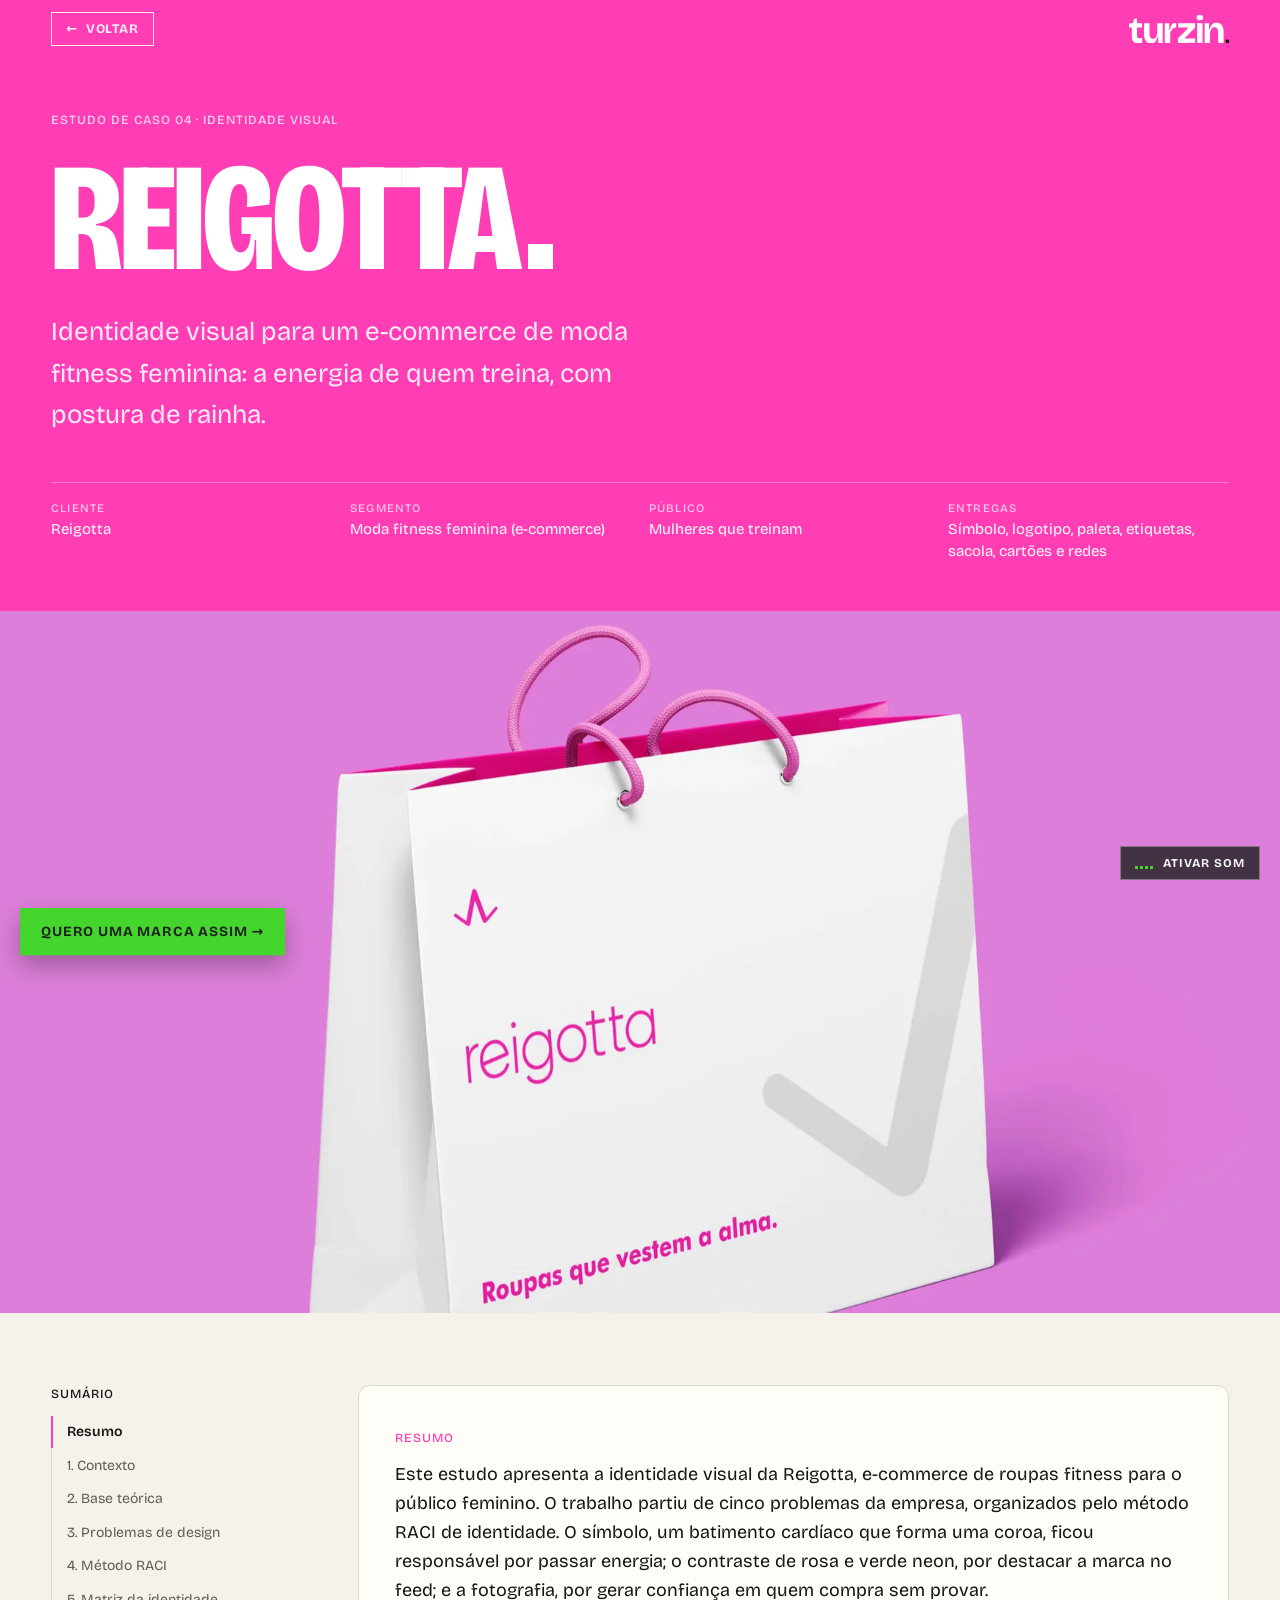
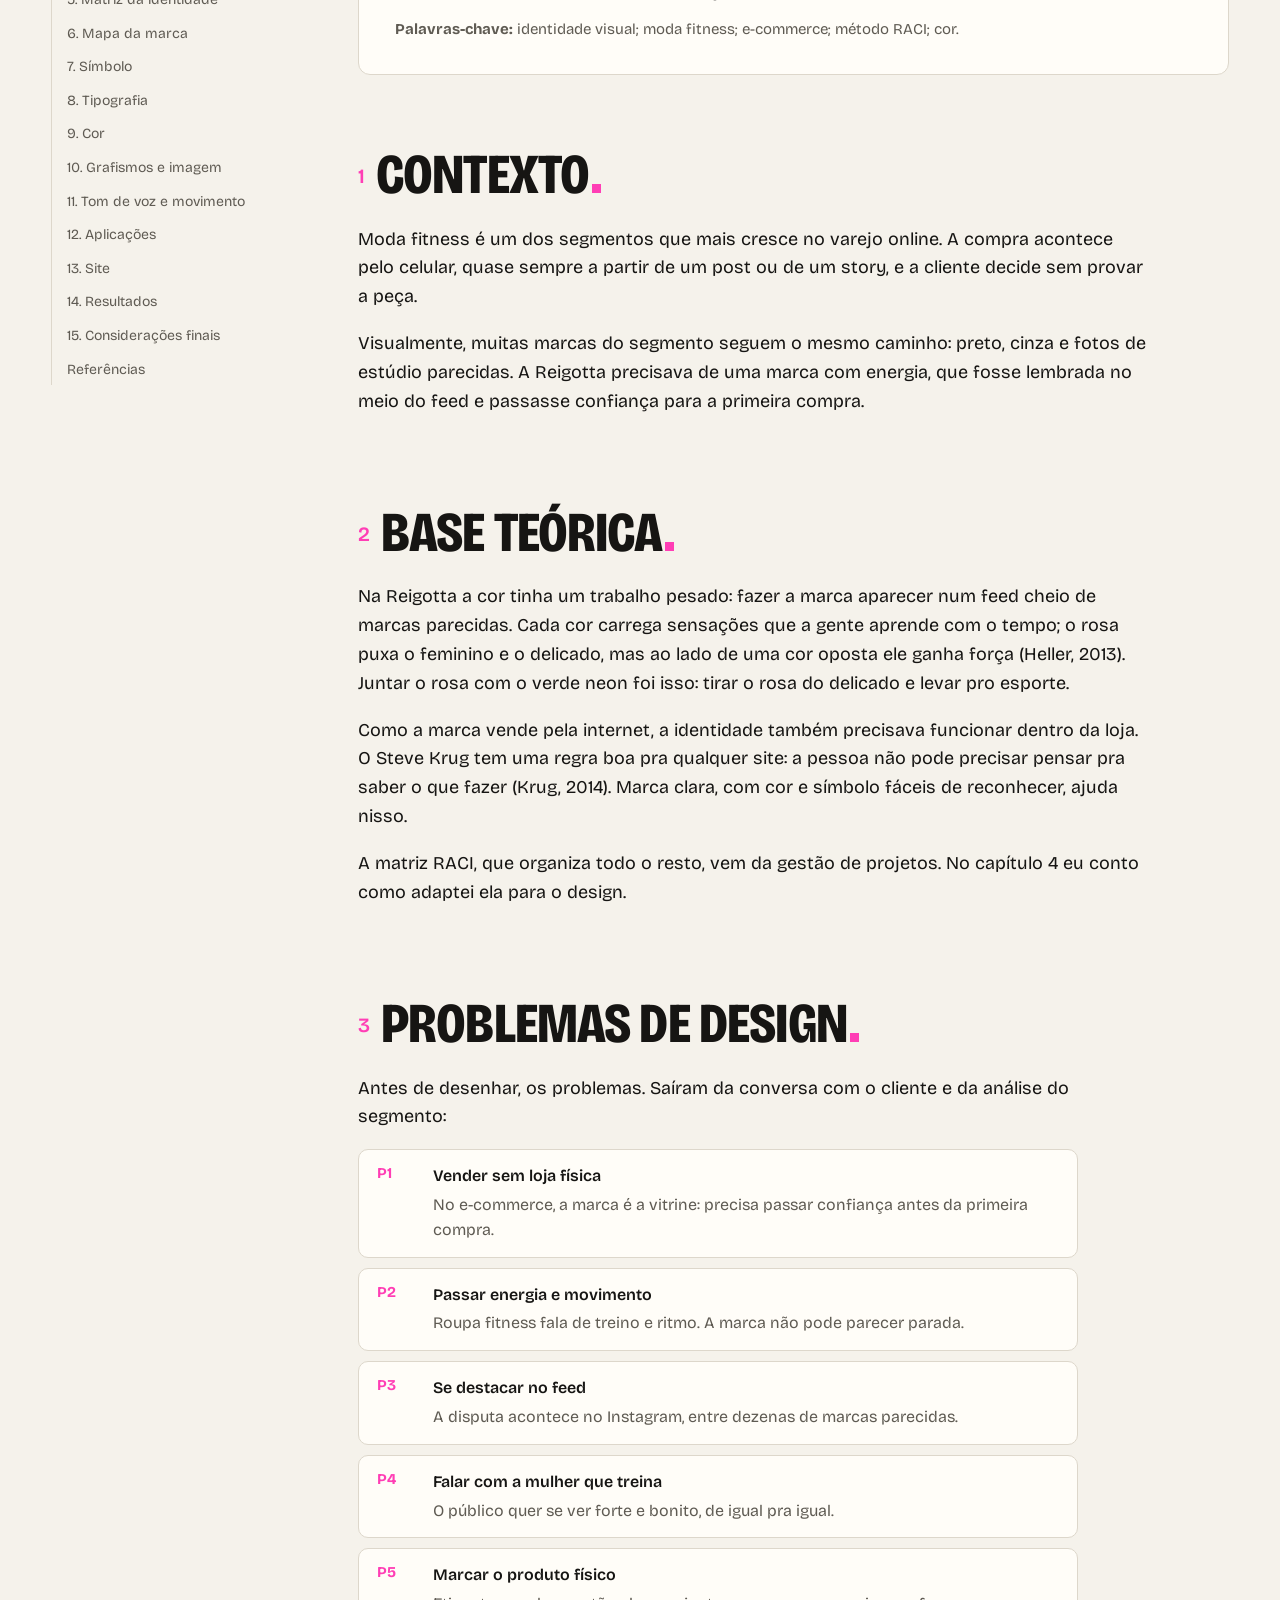
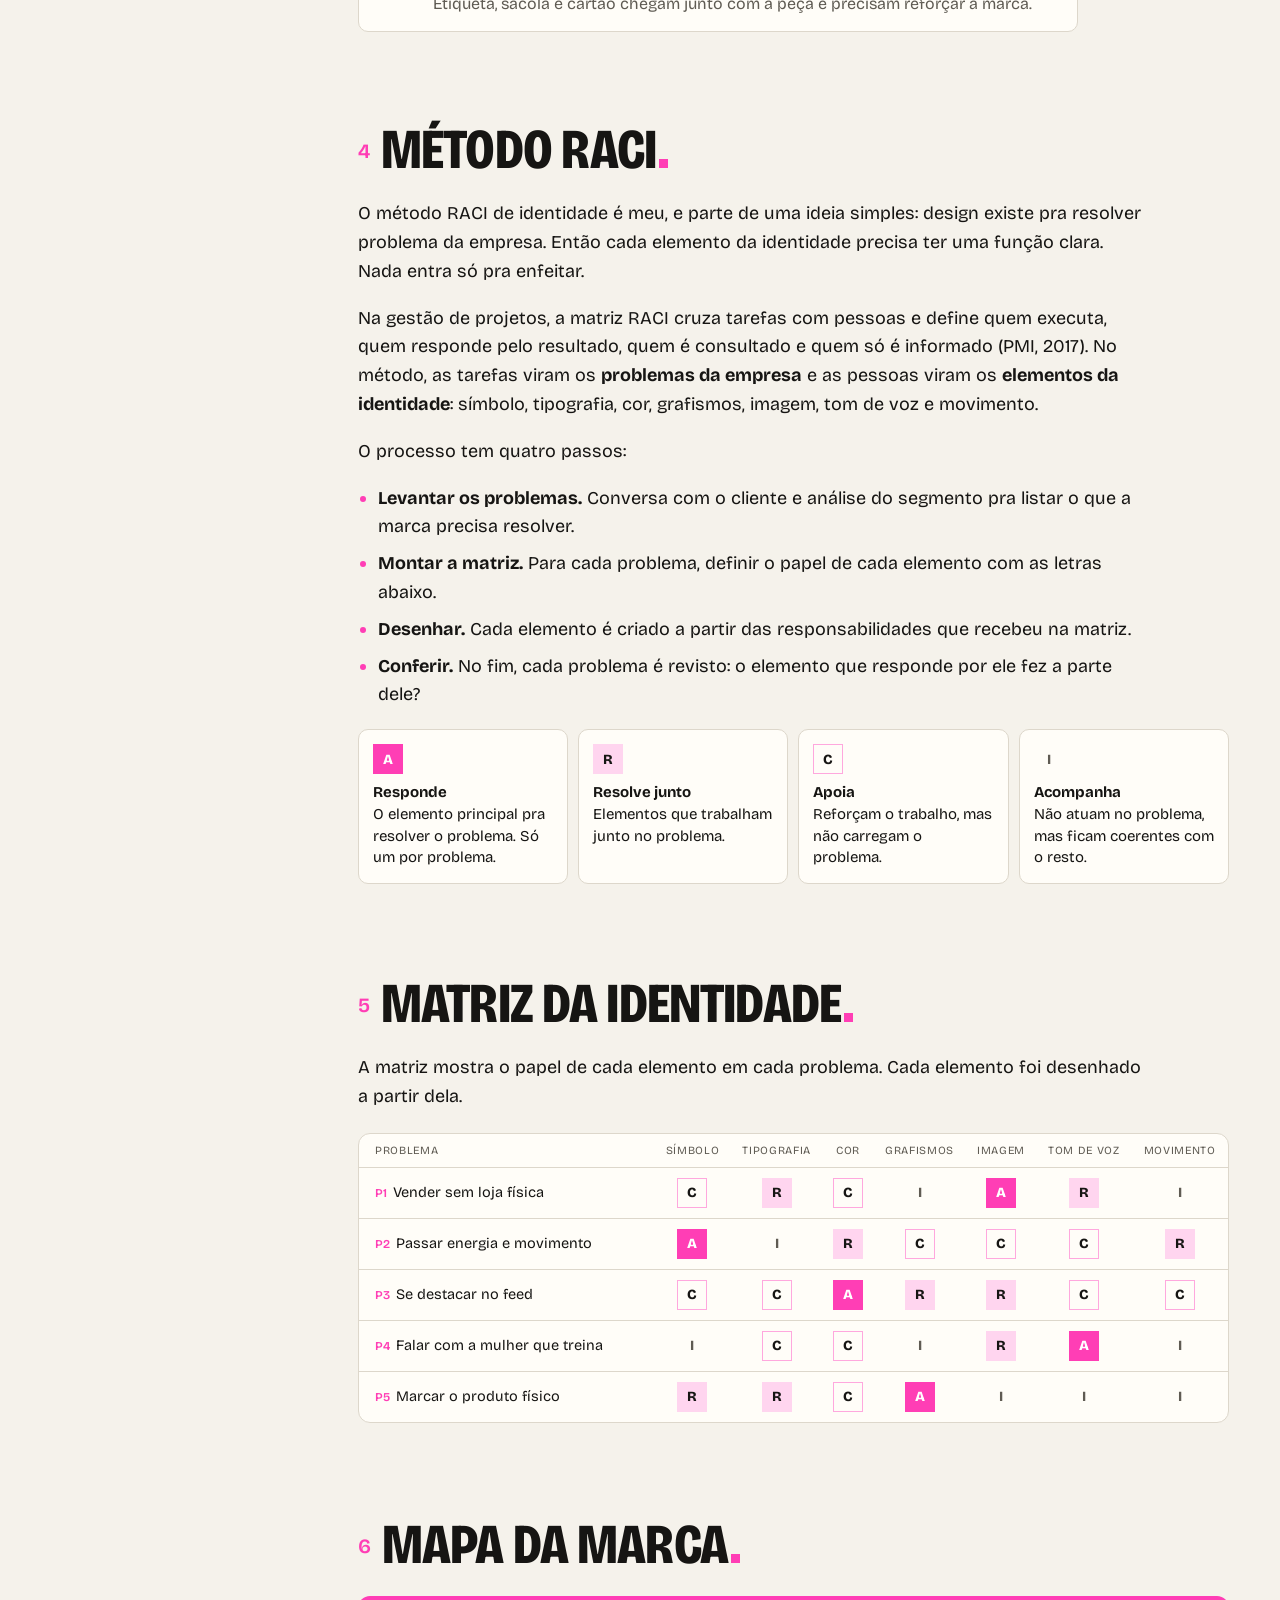
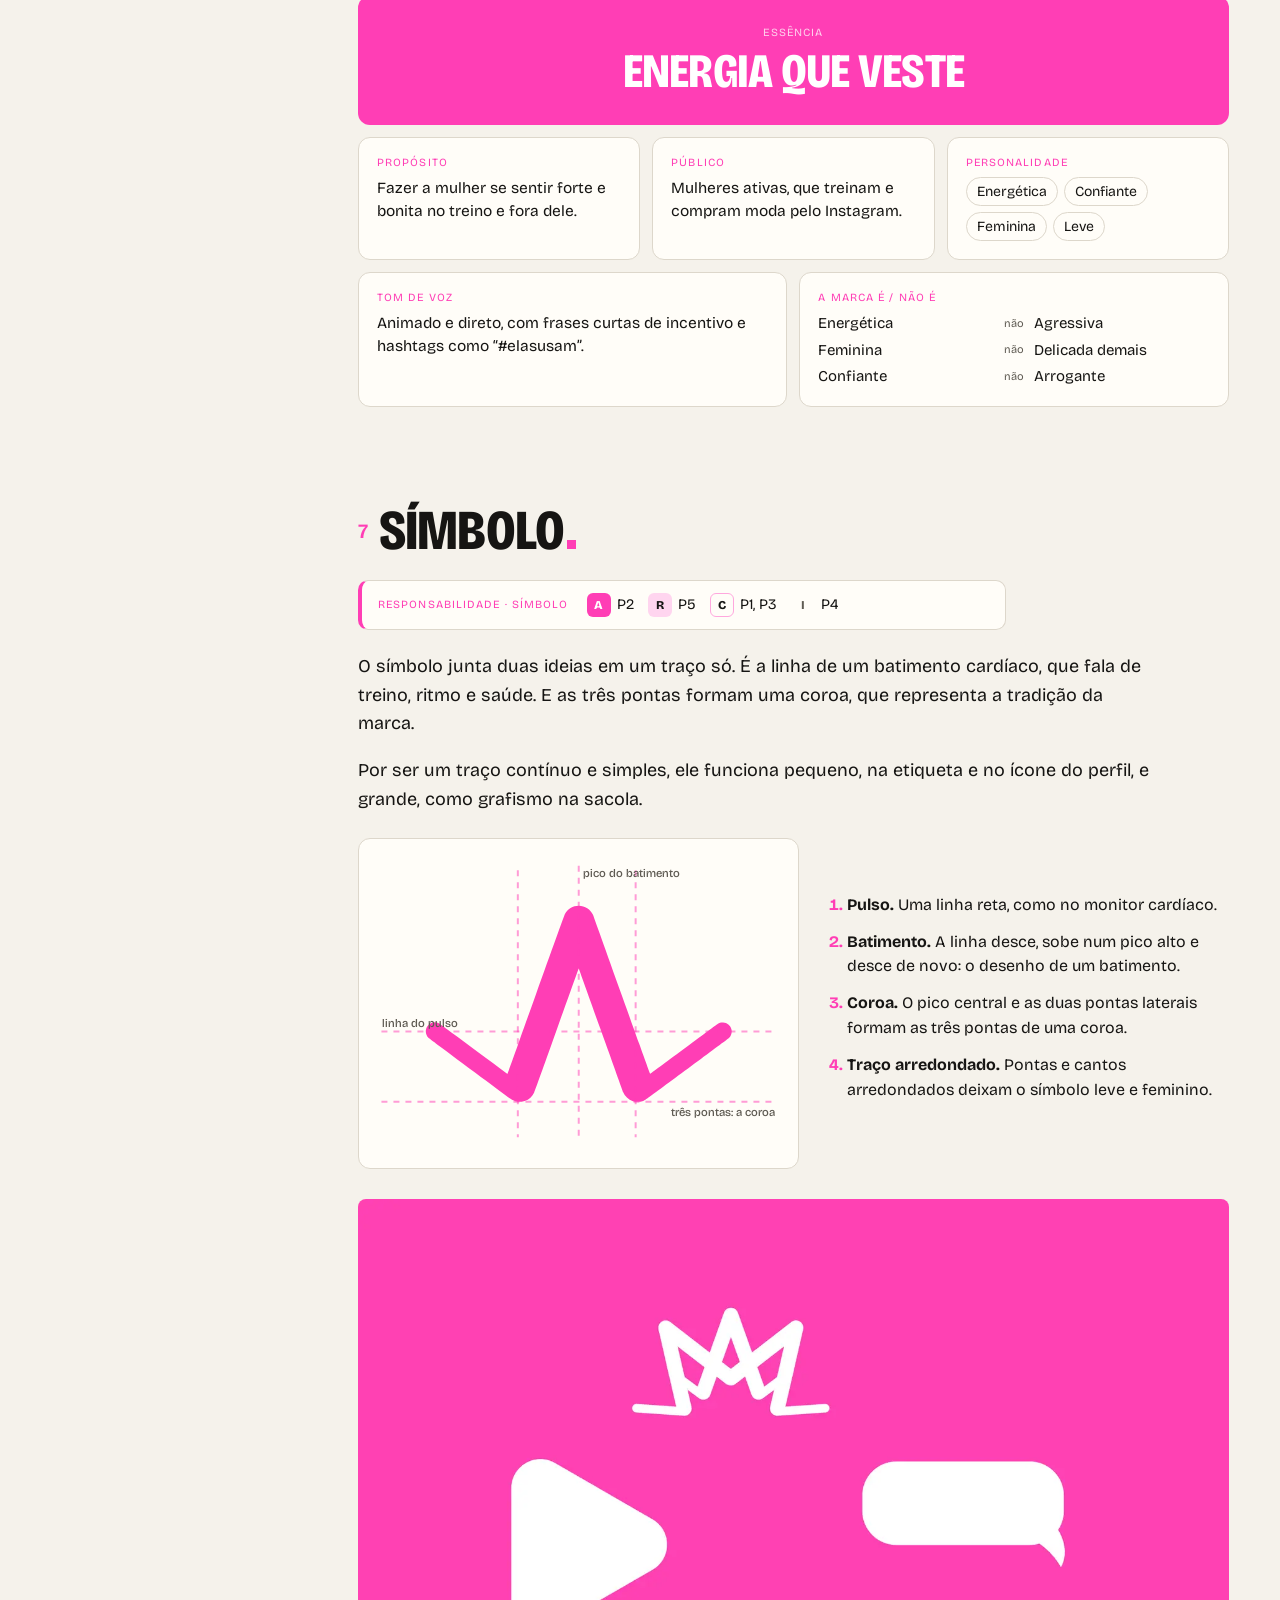
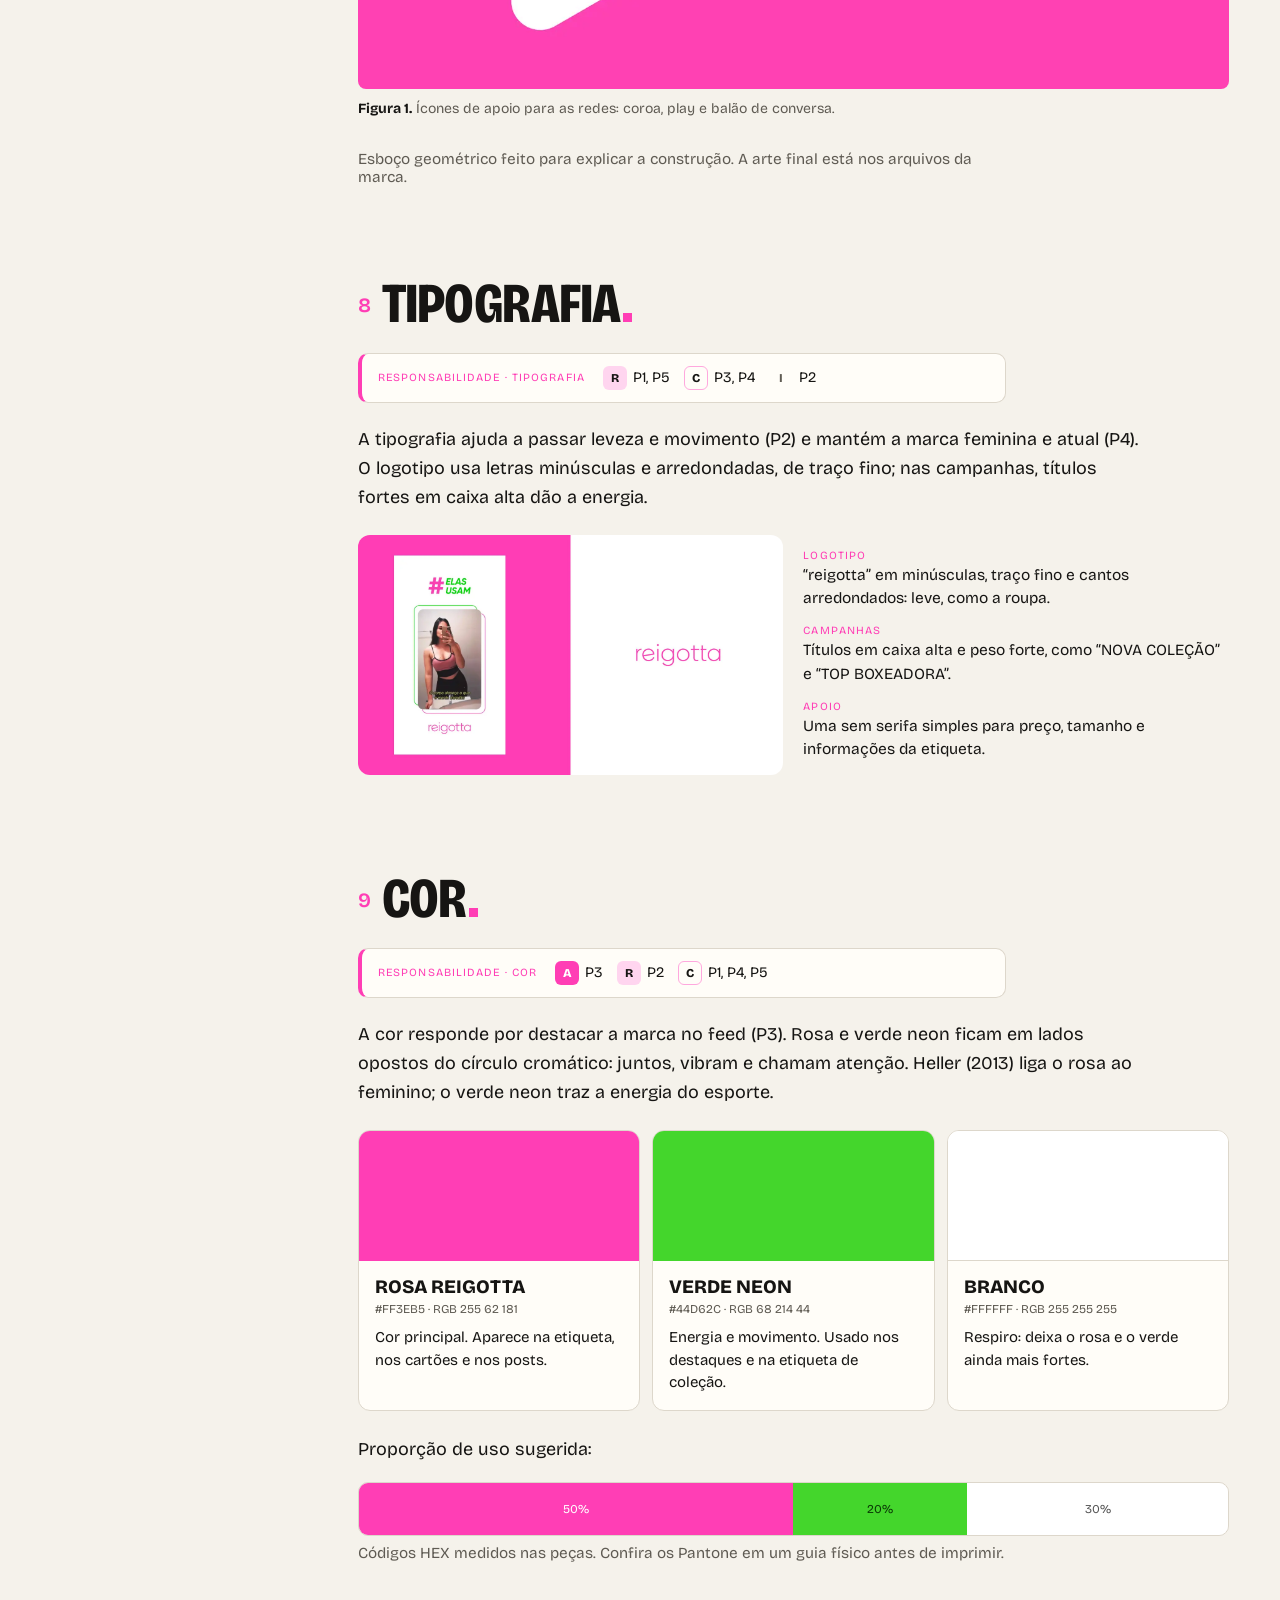
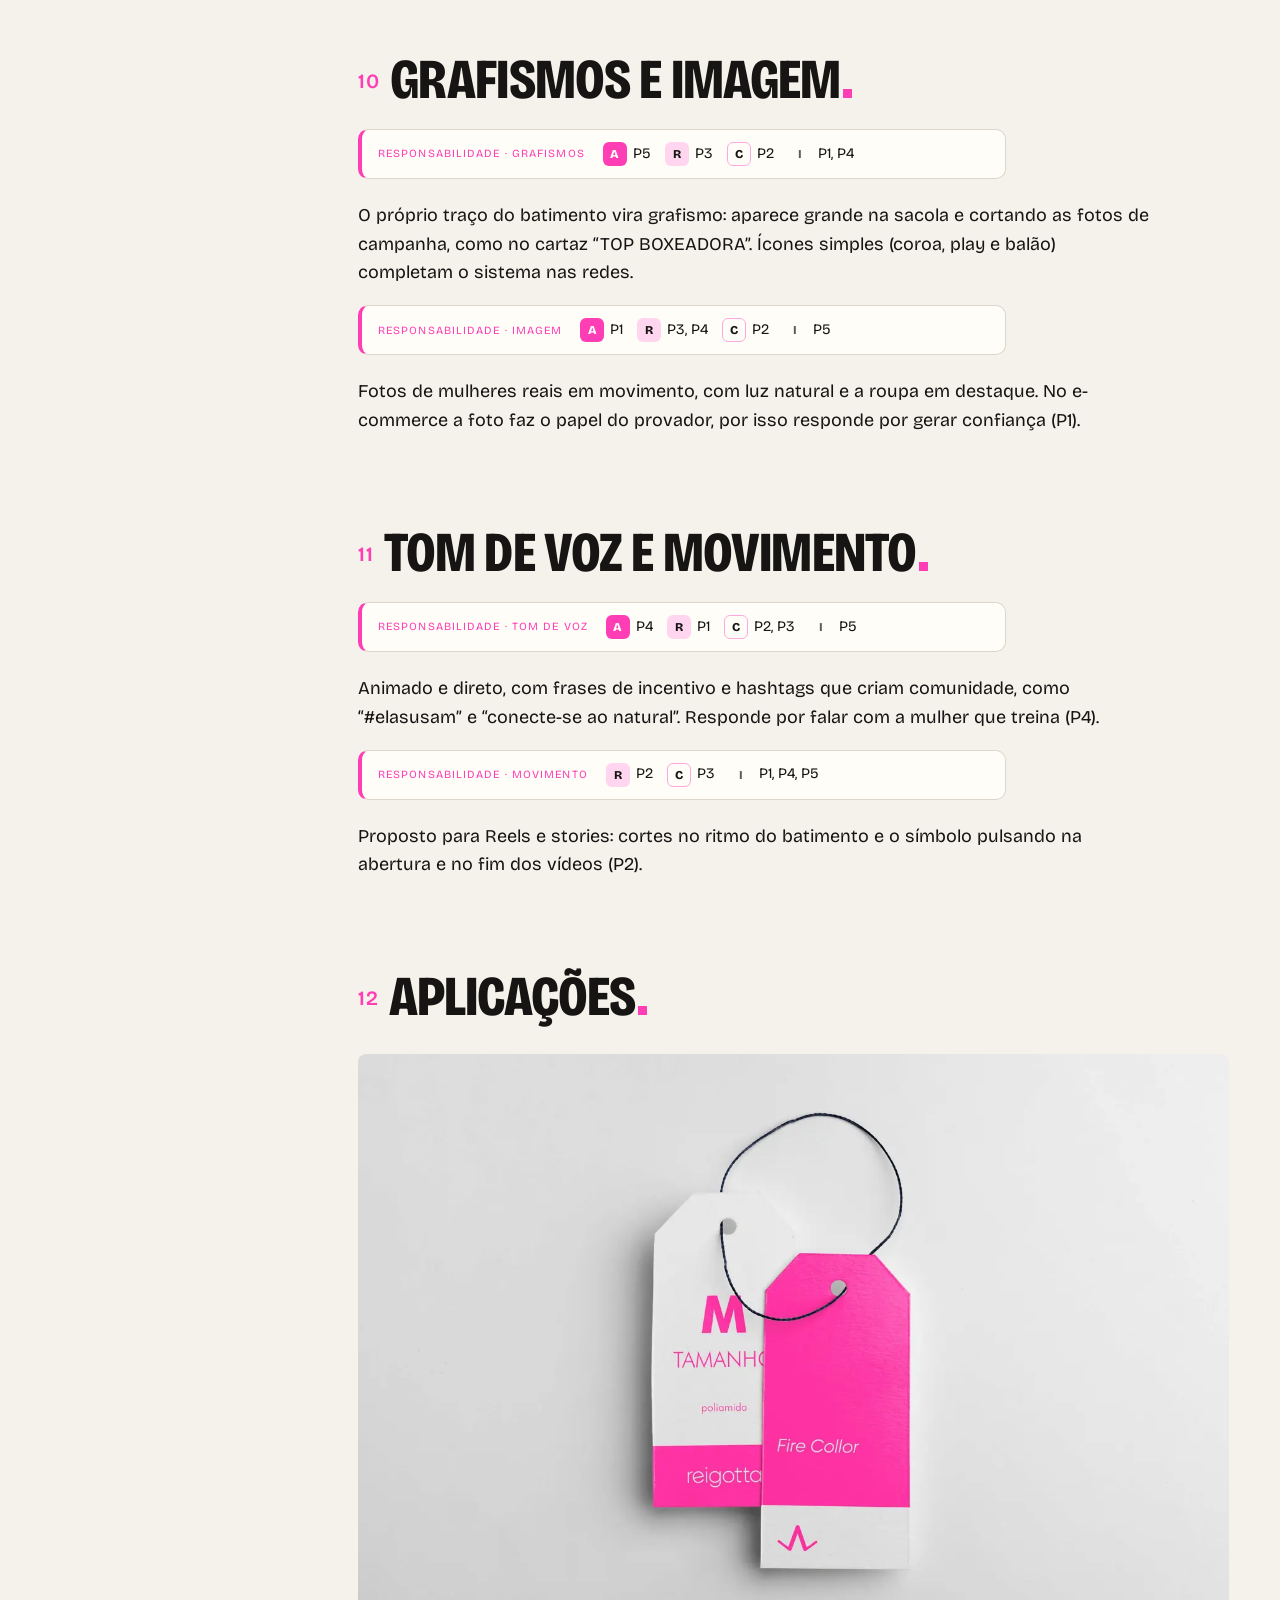
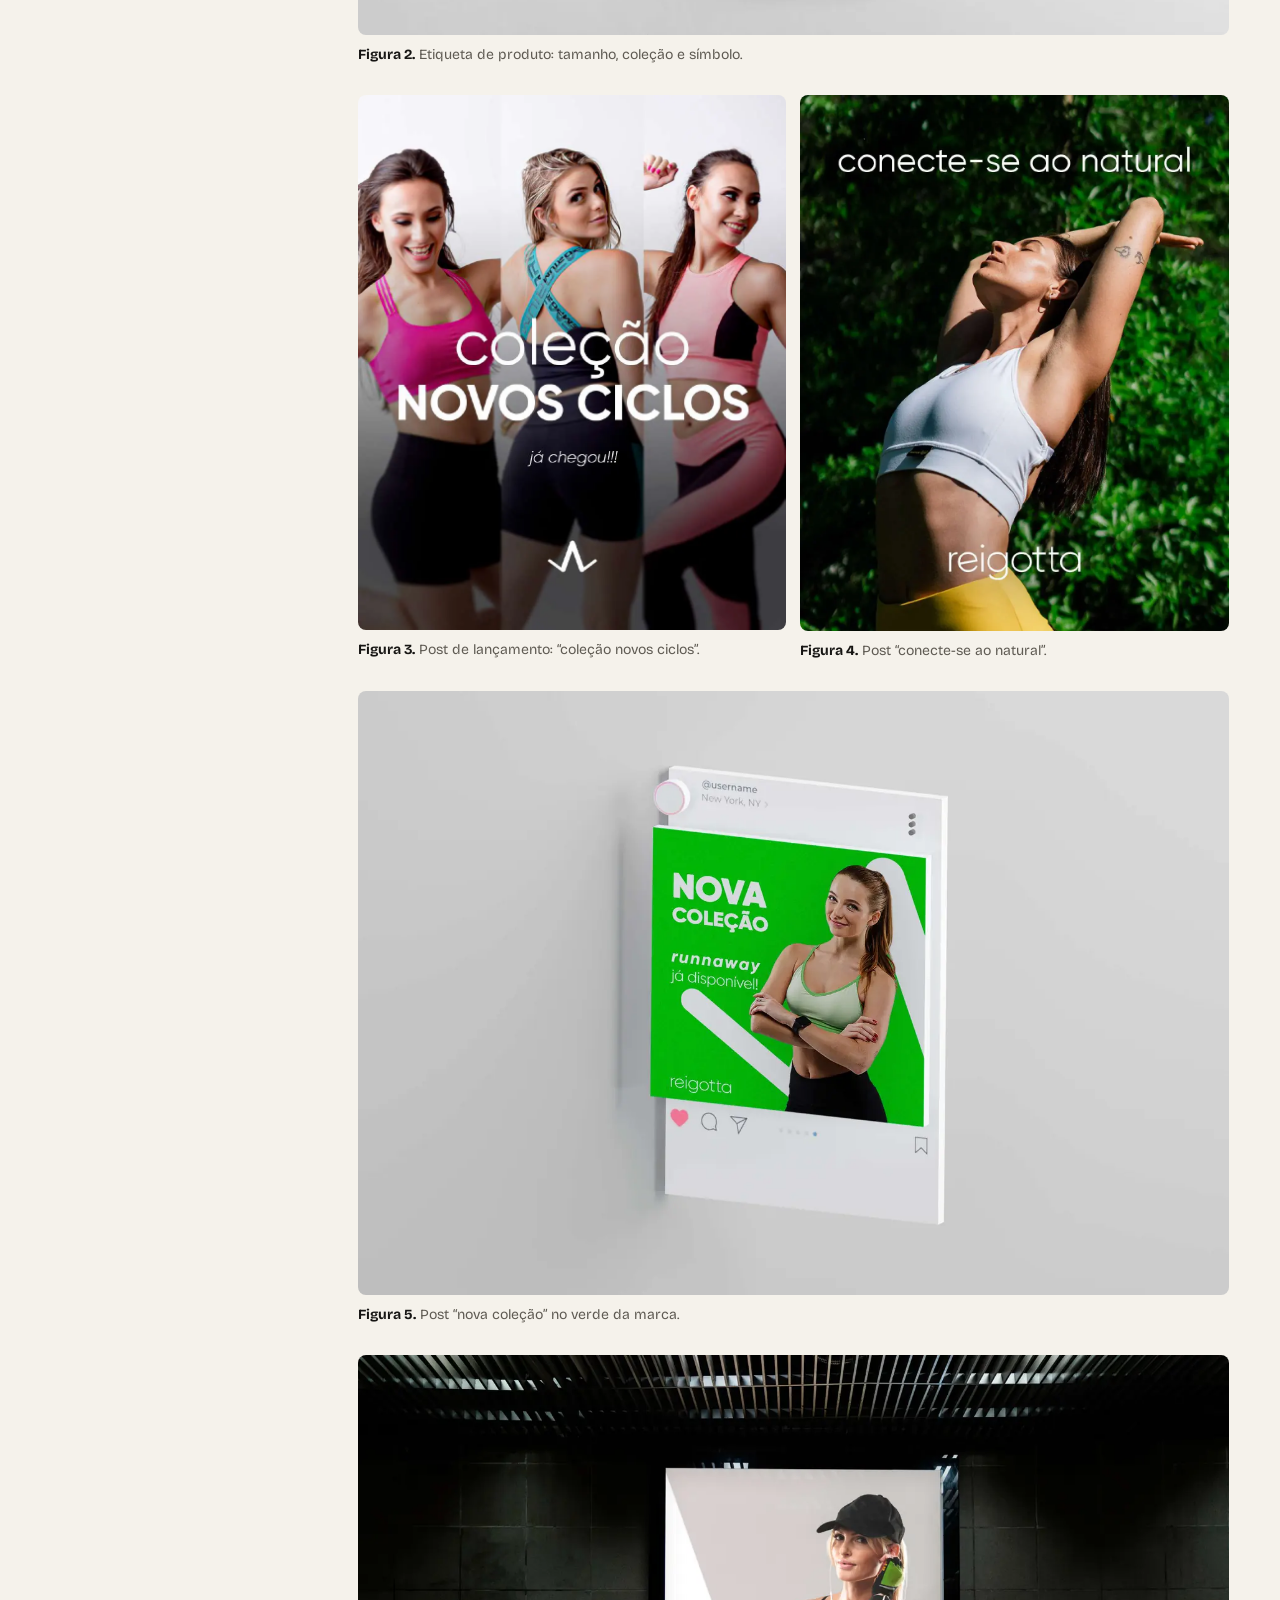
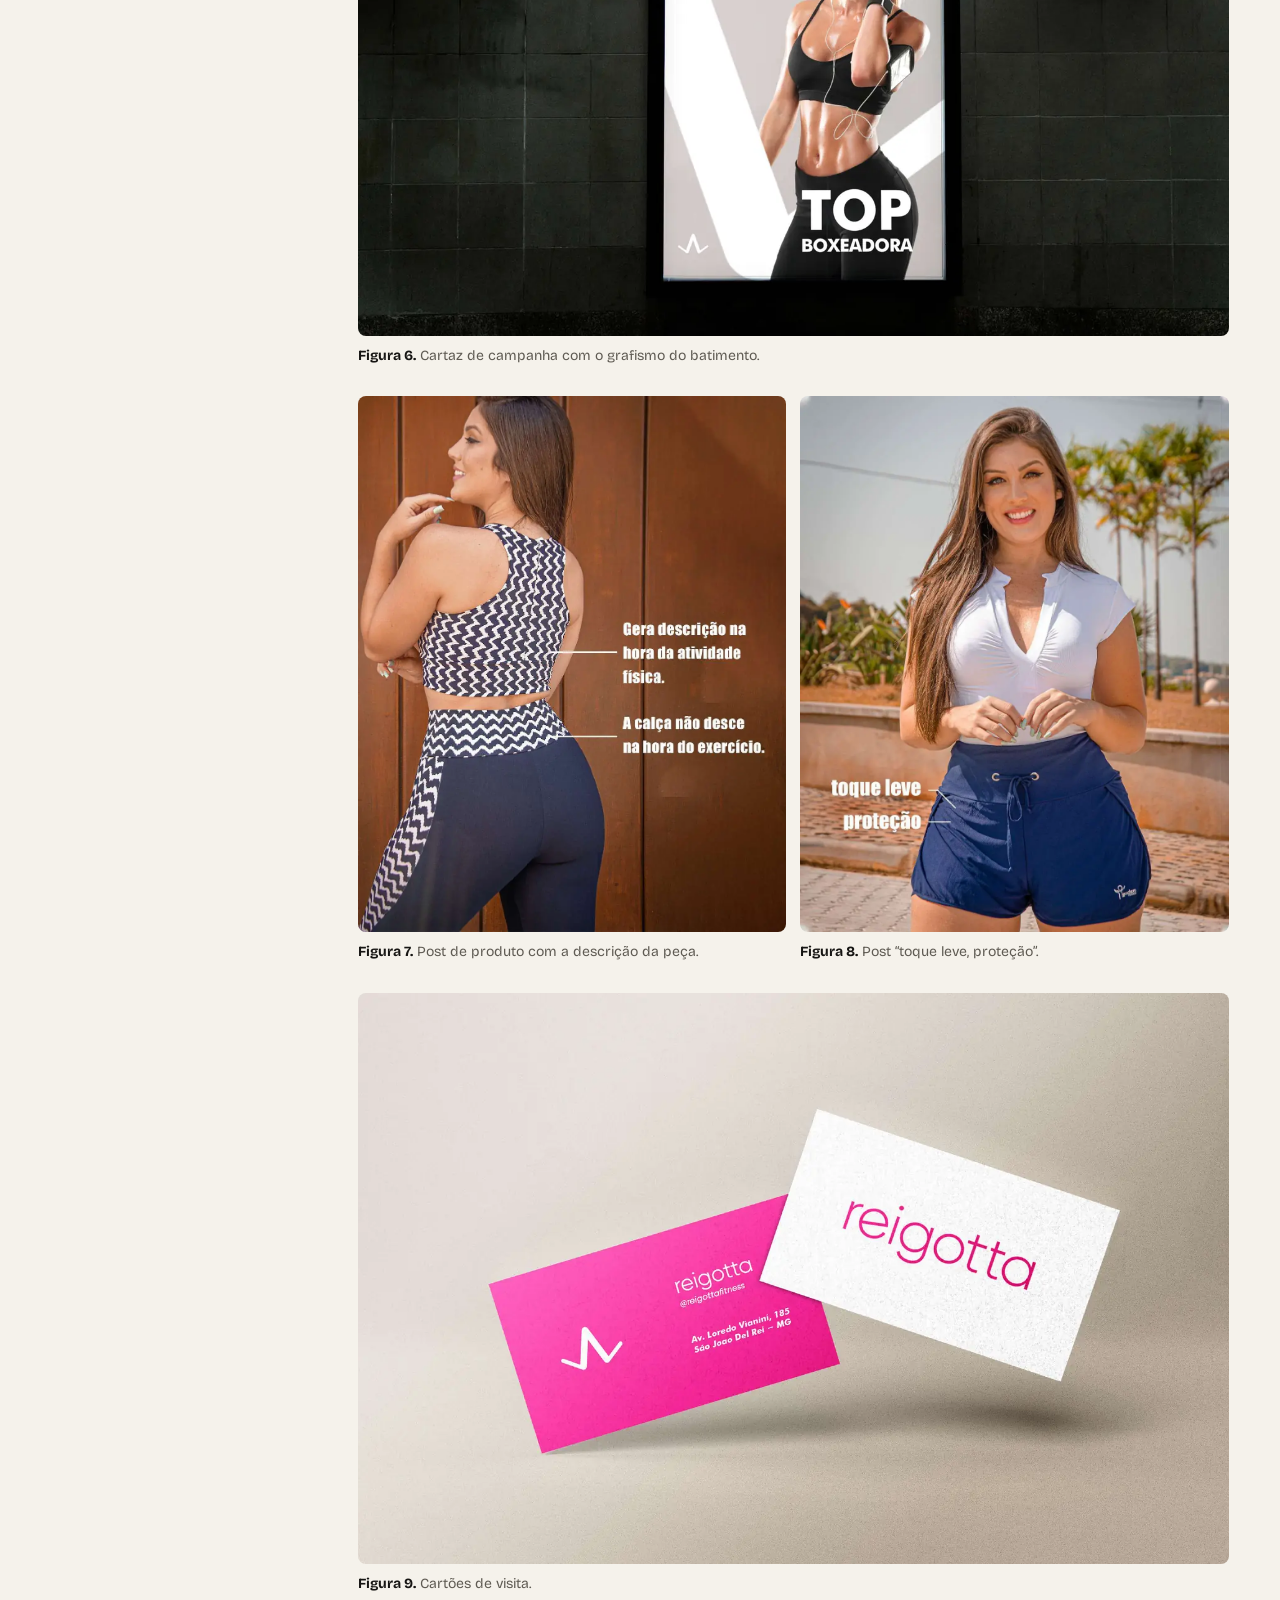
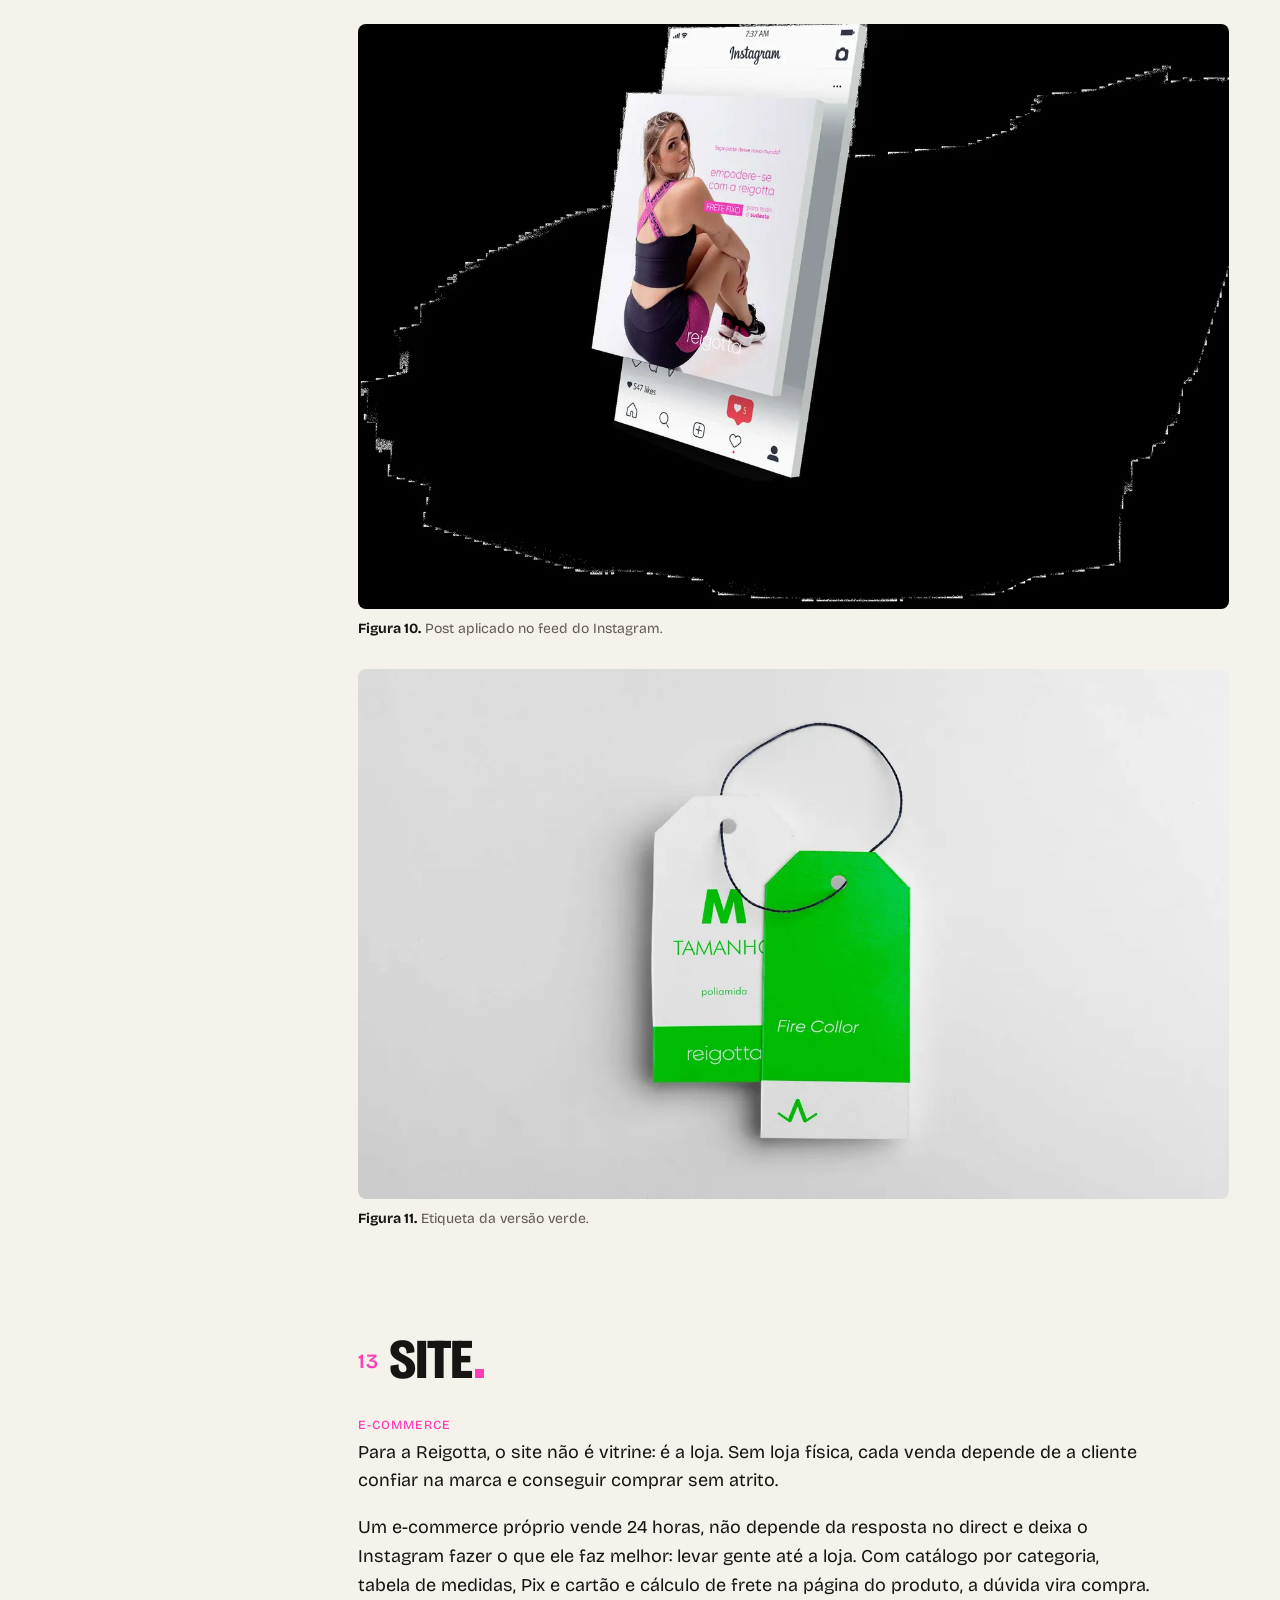
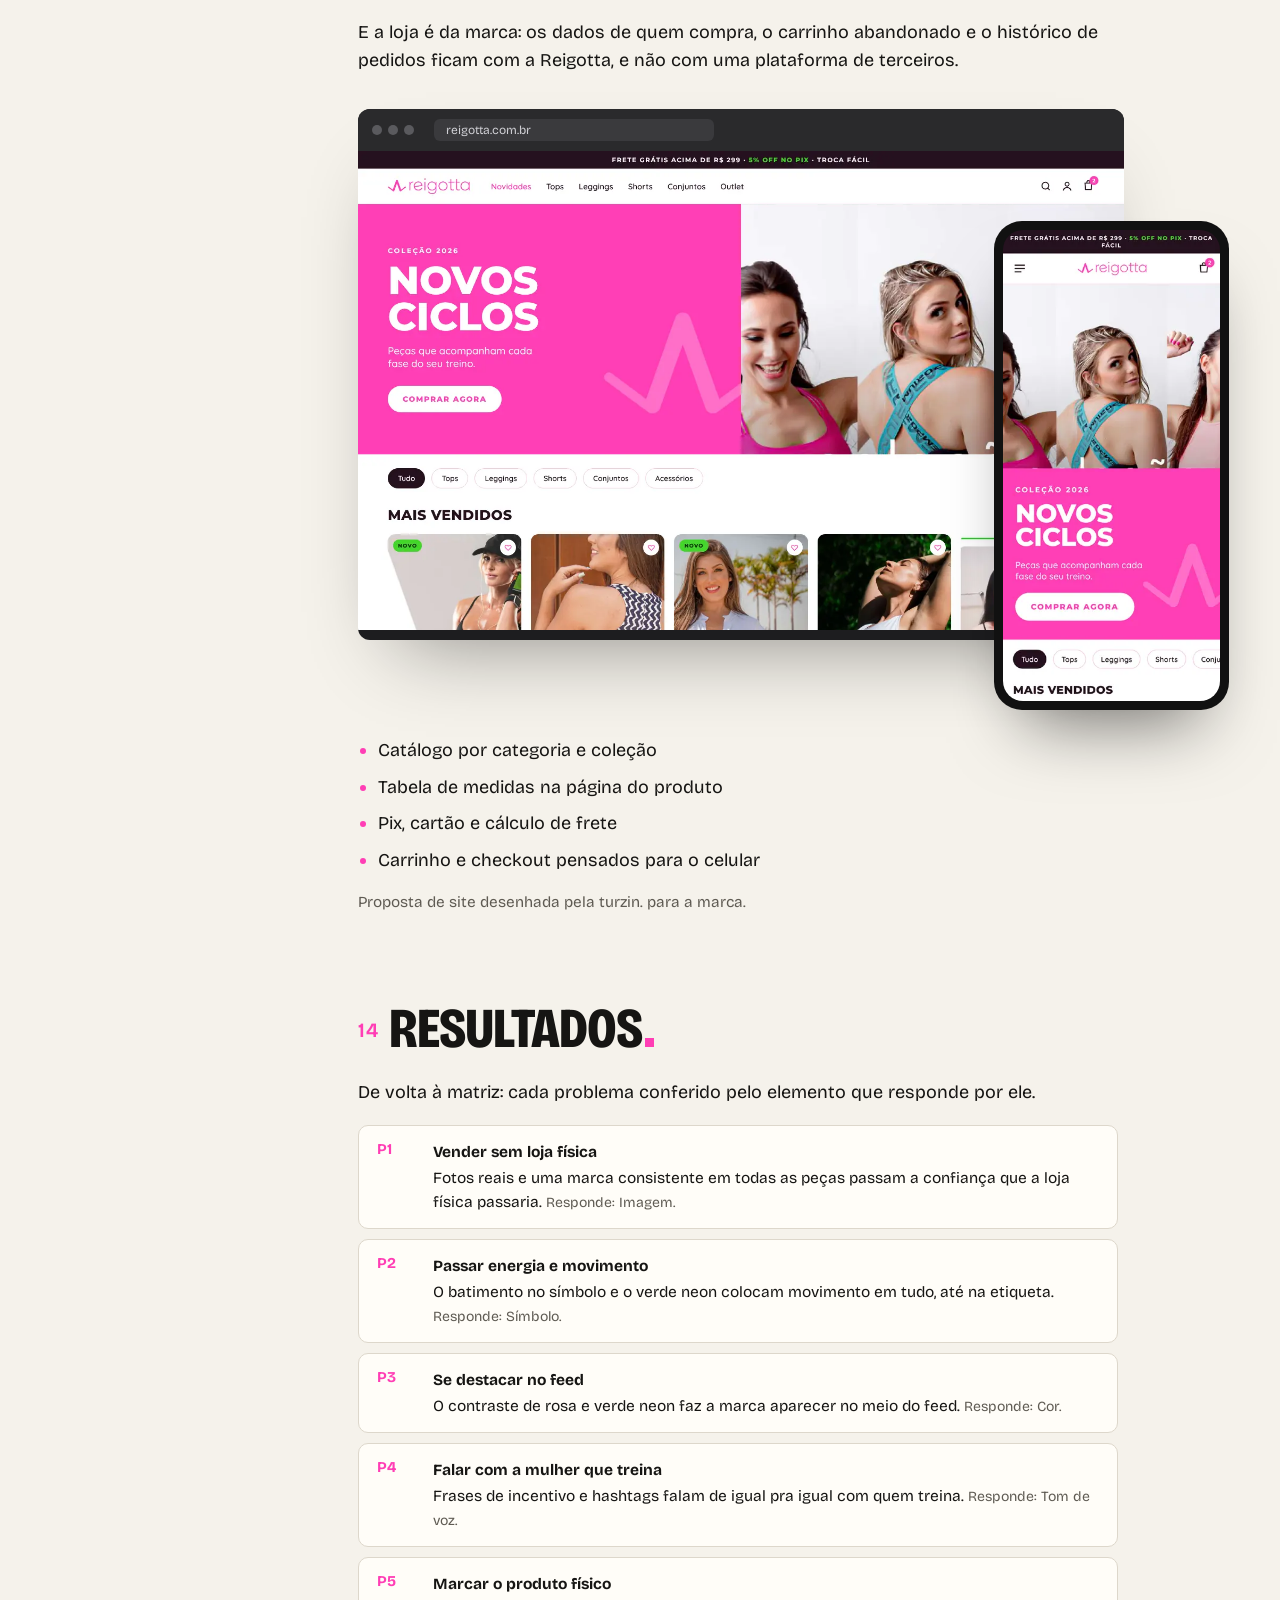
<file: reigotta.html>
<!doctype html>
<html lang="pt-BR">
<head>
<meta charset="utf-8">
<meta name="viewport" content="width=device-width, initial-scale=1, viewport-fit=cover">
<!-- ============================================================
     ESTUDO DE CASO · REIGOTTA
     - Textos: direto aqui no HTML (cada <section class="cap"> é um capítulo).
     - Imagens desta página: pasta img/reigotta/ (uma subpasta para cada seção).
     - Visual compartilhado pelas 3 páginas: case.css · Comportamento: case.js
     - Cores desta página: bloco :root logo abaixo.
     ============================================================ -->
<title>turzin.</title>
<!-- seo -->
<meta name="description" content="Estudo de caso da identidade visual de Reigotta, e-commerce de moda fitness feminina: do problema ao símbolo, cores, tipografia e aplicações. Projeto da turzin.">
<link rel="canonical" href="https://turzindesign.com.br/reigotta">
<meta name="robots" content="index, follow, max-image-preview:large">
<meta name="author" content="turzin.">
<meta name="theme-color" content="#212121">
<link rel="icon" href="/img/marca/favicon-32.png" type="image/png" sizes="32x32">
<link rel="apple-touch-icon" href="/img/marca/apple-touch-icon.png">
<meta property="og:type" content="article">
<meta property="og:site_name" content="turzin.">
<meta property="og:locale" content="pt_BR">
<meta property="og:url" content="https://turzindesign.com.br/reigotta">
<meta property="og:title" content="Reigotta · Estudo de caso · turzin.">
<meta property="og:description" content="Estudo de caso da identidade visual de Reigotta, e-commerce de moda fitness feminina: do problema ao símbolo, cores, tipografia e aplicações. Projeto da turzin.">
<meta property="og:image" content="https://turzindesign.com.br/img/og/og-reigotta.jpg">
<meta property="og:image:width" content="1200">
<meta property="og:image:height" content="630">
<meta property="og:image:alt" content="Reigotta · Estudo de caso · turzin.">
<meta name="twitter:card" content="summary_large_image">
<meta name="twitter:title" content="Reigotta · Estudo de caso · turzin.">
<meta name="twitter:description" content="Estudo de caso da identidade visual de Reigotta, e-commerce de moda fitness feminina: do problema ao símbolo, cores, tipografia e aplicações. Projeto da turzin.">
<meta name="twitter:image" content="https://turzindesign.com.br/img/og/og-reigotta.jpg">
<script type="application/ld+json">{"@context": "https://schema.org", "@graph": [{"@type": "CreativeWork", "@id": "https://turzindesign.com.br/reigotta#caso", "name": "Identidade visual Reigotta", "headline": "Reigotta · Estudo de caso · turzin.", "description": "Estudo de caso da identidade visual de Reigotta, e-commerce de moda fitness feminina: do problema ao símbolo, cores, tipografia e aplicações. Projeto da turzin.", "url": "https://turzindesign.com.br/reigotta", "image": "https://turzindesign.com.br/img/og/og-reigotta.jpg", "inLanguage": "pt-BR", "genre": "Identidade visual", "about": "Reigotta, e-commerce de moda fitness feminina", "creator": {"@id": "https://turzindesign.com.br/#turzin"}, "publisher": {"@id": "https://turzindesign.com.br/#turzin"}}, {"@type": "BreadcrumbList", "itemListElement": [{"@type": "ListItem", "position": 1, "name": "turzin.", "item": "https://turzindesign.com.br/"}, {"@type": "ListItem", "position": 2, "name": "Reigotta", "item": "https://turzindesign.com.br/reigotta"}]}, {"@type": "ProfessionalService", "@id": "https://turzindesign.com.br/#turzin", "name": "turzin.", "url": "https://turzindesign.com.br/", "logo": "https://turzindesign.com.br/img/marca/simbolo-512.png"}]}</script>
<!-- /seo -->
<link rel="icon" href="img/marca/simbolo.svg" type="image/svg+xml">
<!-- fonte hospedada no próprio site (mais rápido que buscar no Google): Bricolage Grotesque variável -->
<link rel="preload" href="fonts/bricolage-latin.woff2" as="font" type="font/woff2" crossorigin>
<style>
@font-face{font-family:'Bricolage Grotesque';font-style:normal;font-display:swap;font-weight:200 800;font-stretch:75% 100%;src:url(fonts/bricolage-latin.woff2) format('woff2');unicode-range:U+0000-00FF,U+0131,U+0152-0153,U+02BB-02BC,U+02C6,U+02DA,U+02DC,U+0304,U+0308,U+0329,U+2000-206F,U+20AC,U+2122,U+2191,U+2193,U+2212,U+2215,U+FEFF,U+FFFD}
@font-face{font-family:'Bricolage Grotesque';font-style:normal;font-display:swap;font-weight:200 800;font-stretch:75% 100%;src:url(fonts/bricolage-latin-ext.woff2) format('woff2');unicode-range:U+0100-02BA,U+02BD-02C5,U+02C7-02CC,U+02CE-02D7,U+02DD-02FF,U+0304,U+0308,U+0329,U+1D00-1DBF,U+1E00-1E9F,U+1EF2-1EFF,U+2020,U+20A0-20AB,U+20AD-20C0,U+2113,U+2C60-2C7F,U+A720-A7FF}
</style>
<link rel="stylesheet" href="case.css">
<style>
  /* [GUIA: reigotta-cores] cores desta página = cores do CLIENTE. A página tem a cara da marca dele;
     da turzin. ficam só o logo, a tipografia (Bricolage em caixa alta) e o ponto quadrado. */
  :root {
    --brand: #FF3EB5;   /* cor principal do cliente: capa, números, letras A da matriz, destaques */
    --on-brand: #fff;    /* texto em cima da cor principal */
    --next: #FF5C35;    /* cor do bloco "Próximo projeto" (Kamisama) */
  }
</style>
</head>
<body>
<div class="read"></div>
<header class="top">
  <a class="back" href="index.html#c-rei"><span aria-hidden="true">←</span> Voltar</a>
  <a class="logo" href="index.html" aria-label="turzin. página inicial"><svg aria-hidden="true" focusable="false" viewBox="0 0 1284.0 365.0"><path class="t" transform="translate(-270.0 -717.5) scale(0.5)" d="M1084.0 2164.4C1071.8 2163.5 1052.6 2159.5 1040.2 2155.4C1031.3 2152.4 1015.3 2144.3 1006.1 2138.1C991.9 2128.5 977.5 2114.0 967.3 2099.0C957.6 2084.7 946.6 2060.5 941.9 2043.5C936.3 2022.4 933.3 2007.8 931.1 1990.5C930.5 1986.1 929.5 1978.7 928.8 1974.0C927.9 1967.7 927.5 1924.1 927.2 1805.8L926.9 1646.0L996.4 1646.0L1066.0 1646.0L1066.0 1785.7C1066.0 1872.5 1066.4 1928.8 1067.0 1934.4C1070.2 1963.7 1072.2 1974.2 1077.1 1989.2C1090.4 2029.6 1116.4 2050.0 1154.7 2050.0C1165.4 2050.0 1168.4 2049.6 1180.0 2046.8C1191.0 2044.1 1204.1 2036.4 1215.1 2026.3C1240.1 2003.1 1256.5 1965.7 1263.0 1917.0C1263.6 1912.3 1264.6 1905.6 1265.2 1902.0C1265.9 1897.6 1266.4 1854.4 1266.7 1770.8L1267.2 1646.0L1336.6 1646.0L1406.0 1646.0L1405.8 1898.8L1405.5 2151.5L1350.6 2151.8C1320.3 2151.9 1295.3 2151.7 1294.9 2151.3C1294.5 2150.8 1293.9 2115.3 1293.5 2072.2L1292.7 1994.0L1284.4 1994.0L1276.2 1994.0L1275.2 1997.2C1274.7 1999.0 1273.2 2004.3 1272.0 2009.0C1270.8 2013.7 1268.9 2020.2 1267.9 2023.5C1266.8 2026.8 1265.5 2031.1 1264.9 2033.0C1264.3 2034.9 1263.0 2038.8 1262.0 2041.5C1247.1 2082.4 1234.2 2104.8 1214.6 2124.6C1193.6 2145.6 1172.2 2156.5 1139.5 2162.6C1131.6 2164.0 1095.5 2165.2 1084.0 2164.4ZM757.5 2162.5C740.2 2161.1 731.5 2159.8 721.0 2157.1C693.8 2150.2 675.0 2140.1 657.9 2123.1C647.2 2112.4 640.4 2102.9 634.0 2089.5C626.4 2073.5 622.8 2062.3 619.1 2042.5C613.4 2012.6 613.6 2018.6 613.0 1882.5L612.5 1755.5L576.1 1755.2L539.7 1755.0L540.3 1716.2C540.7 1694.9 541.3 1670.4 541.7 1661.8L542.3 1646.0L571.9 1646.0C602.6 1645.9 615.7 1644.8 626.9 1641.4C638.1 1637.9 645.4 1631.7 649.8 1622.0C652.6 1615.6 652.2 1617.5 659.0 1578.5C660.0 1572.5 661.8 1562.3 663.0 1556.0C664.1 1549.7 665.3 1542.5 665.7 1540.0C666.0 1537.5 666.7 1534.9 667.3 1534.2C668.0 1533.3 677.2 1533.0 707.1 1533.0L746.0 1533.0L746.0 1588.3C746.0 1630.0 746.3 1643.9 747.2 1644.8C748.1 1645.7 763.7 1646.0 811.2 1646.0L874.0 1646.0L874.0 1702.5L874.0 1759.0L810.6 1759.0C753.7 1759.0 747.2 1759.2 746.6 1760.6C746.3 1761.5 746.0 1810.4 746.0 1869.3C746.0 1958.7 746.3 1977.9 747.5 1985.0C749.6 1997.2 750.4 2000.1 753.5 2006.4C760.2 2020.1 773.0 2029.0 791.5 2032.9C798.7 2034.4 833.3 2033.9 842.3 2032.1C851.0 2030.4 862.7 2026.3 869.8 2022.4C873.2 2020.5 876.5 2019.0 877.0 2019.0C877.6 2019.0 878.0 2042.5 878.0 2083.0L878.0 2147.0L874.8 2148.4C871.8 2149.7 868.7 2150.6 859.5 2153.1C857.9 2153.5 854.7 2154.3 852.5 2154.9C845.7 2156.8 828.0 2159.8 817.5 2160.9C805.9 2162.1 777.4 2164.1 774.5 2163.9C773.4 2163.8 765.8 2163.1 757.5 2162.5ZM1459.1 2150.7C1458.3 2149.6 1458.1 2083.6 1458.2 1897.9L1458.5 1646.5L1516.0 1646.5L1573.5 1646.5L1574.0 1732.0L1574.5 1817.5L1583.1 1817.8L1591.6 1818.1L1592.8 1813.0C1593.5 1810.1 1594.0 1806.6 1594.0 1805.2C1594.0 1798.7 1600.3 1768.4 1606.0 1747.5C1607.5 1741.8 1611.1 1731.8 1616.1 1718.8C1618.6 1712.4 1626.6 1697.9 1632.3 1689.6C1644.7 1671.4 1664.9 1654.5 1680.2 1649.6C1685.2 1648.0 1691.4 1646.5 1698.6 1645.1C1706.1 1643.6 1733.3 1642.6 1743.2 1643.5L1752.0 1644.2L1752.0 1700.6L1752.0 1757.0L1740.0 1757.0C1725.5 1757.0 1717.7 1759.2 1700.5 1768.0C1663.6 1786.9 1632.9 1815.7 1619.3 1844.0C1614.3 1854.4 1613.3 1856.9 1609.7 1868.0C1606.5 1877.9 1605.0 1883.1 1603.0 1892.5C1602.5 1894.7 1601.8 1897.8 1601.4 1899.5C1598.9 1910.8 1598.7 1921.8 1598.1 2033.0L1597.5 2151.5L1528.9 2151.8C1472.0 2152.0 1460.1 2151.8 1459.1 2150.7ZM1800.7 2151.3C1800.3 2151.0 1800.0 2124.5 1800.0 2092.6L1800.0 2034.5L1930.5 1902.0L2061.1 1769.5L2060.8 1763.5L2060.5 1757.5L1932.8 1757.2L1805.0 1757.0L1804.5 1754.7C1804.2 1753.5 1804.1 1728.7 1804.2 1699.5L1804.5 1646.5L2021.0 1646.5L2237.5 1646.5L2237.8 1703.5L2238.0 1760.4L2204.7 1794.0C2186.3 1812.4 2126.9 1872.4 2072.7 1927.3L1974.0 2027.0L1974.0 2032.4C1974.0 2035.7 1974.5 2038.2 1975.3 2038.9C1976.3 2039.7 2013.0 2040.1 2108.1 2040.2L2239.5 2040.5L2239.8 2094.9C2239.9 2134.2 2239.7 2149.7 2238.9 2150.6C2237.9 2151.8 2202.5 2152.0 2019.5 2152.0C1899.5 2152.0 1801.0 2151.7 1800.7 2151.3ZM2482.7 2151.3C2482.3 2151.0 2482.0 2037.1 2482.0 1898.3L2482.0 1646.0L2539.1 1646.0L2596.3 1646.0L2595.9 1721.2L2595.5 1796.5L2604.5 1796.5L2613.5 1796.5L2615.3 1789.5C2634.0 1717.2 2663.6 1672.8 2708.5 1650.2C2724.1 1642.4 2732.6 1639.4 2749.5 1636.2C2783.2 1629.9 2811.3 1630.5 2842.5 1638.5C2886.1 1649.6 2920.6 1678.7 2941.0 1721.6C2943.8 1727.6 2946.5 1733.4 2947.0 1734.5C2955.8 1755.8 2963.5 1789.1 2966.9 1821.0C2970.0 1849.3 2970.1 1859.0 2969.8 2004.0L2969.5 2151.5L2901.1 2151.8C2851.4 2151.9 2832.3 2151.7 2831.4 2150.9C2830.2 2149.9 2830.0 2127.1 2830.0 2012.7C2830.0 1926.8 2829.6 1872.2 2829.0 1866.6C2826.0 1839.4 2822.3 1820.9 2817.5 1808.0C2813.9 1798.4 2805.8 1783.2 2801.0 1777.3C2782.7 1754.5 2753.6 1744.2 2722.0 1749.4C2706.5 1752.0 2692.4 1757.8 2681.3 1766.2C2673.1 1772.5 2659.9 1786.8 2653.6 1796.4C2644.9 1809.6 2635.9 1829.7 2632.0 1844.5C2631.5 1846.2 2630.5 1850.0 2629.7 1853.0C2628.9 1856.0 2627.3 1863.7 2626.2 1870.0C2625.1 1876.3 2623.6 1884.4 2622.9 1888.0C2621.9 1892.9 2621.5 1925.4 2621.3 2022.5C2621.0 2120.1 2620.6 2150.6 2619.7 2151.2C2618.2 2152.1 2483.6 2152.3 2482.7 2151.3ZM2336.8 1568.5C2306.0 1563.3 2287.3 1549.3 2279.7 1526.0C2276.6 1516.6 2275.6 1504.6 2276.9 1494.2C2281.1 1462.1 2298.2 1444.8 2333.6 1436.9C2342.8 1434.8 2380.5 1435.1 2389.8 1437.3C2405.6 1441.1 2415.4 1445.5 2424.7 1453.0C2446.4 1470.5 2452.4 1509.9 2437.5 1536.6C2430.6 1549.0 2417.4 1559.2 2402.0 1564.3C2397.8 1565.7 2395.4 1566.3 2381.2 1569.0C2373.9 1570.4 2346.2 1570.0 2336.8 1568.5Z"/><rect class="t" x="875.0" y="105.5" width="69.5" height="253.0"/><rect class="d" x="1241.5" y="316.5" width="42.5" height="42.0"/></svg></a>
</header>

<!-- ================= [GUIA: reigotta-capa] CAPA ================= -->
<section class="capa" id="capa">
  <span class="kick mono">Estudo de caso 04 · Identidade visual</span>
  <h1>Reigotta<span class="pt"></span></h1>
  <p class="sub">Identidade visual para um e-commerce de moda fitness feminina: a energia de quem treina, com postura de rainha.</p>
  <div class="ficha"><div><b>Cliente</b>Reigotta</div><div><b>Segmento</b>Moda fitness feminina (e-commerce)</div><div><b>Público</b>Mulheres que treinam</div><div><b>Entregas</b>Símbolo, logotipo, paleta, etiquetas, sacola, cartões e redes</div></div>
  <!-- imagem da capa: img/reigotta/1-capa -->
  <div class="capa-img"><img src="img/reigotta/1-capa/sacola.webp" alt="Sacola branca da Reigotta sobre fundo rosa" style="object-position:center 50%"></div>
</section>

<div class="corpo">
  <!-- SUMÁRIO (lateral, só no PC). Se criar um capítulo, adicione um link aqui -->
  <nav class="sumario" aria-label="Sumário">
    <b class="mono">Sumário</b>
    <ol>
      <li><a href="#resumo">Resumo</a></li>
      <li><a href="#contexto">1. Contexto</a></li>
      <li><a href="#base">2. Base teórica</a></li>
      <li><a href="#problemas">3. Problemas de design</a></li>
      <li><a href="#metodo">4. Método RACI</a></li>
      <li><a href="#matriz">5. Matriz da identidade</a></li>
      <li><a href="#mapa">6. Mapa da marca</a></li>
      <li><a href="#simbolo">7. Símbolo</a></li>
      <li><a href="#tipografia">8. Tipografia</a></li>
      <li><a href="#cor">9. Cor</a></li>
      <li><a href="#grafismos">10. Grafismos e imagem</a></li>
      <li><a href="#voz">11. Tom de voz e movimento</a></li>
      <li><a href="#aplicacoes">12. Aplicações</a></li>
      <li><a href="#site">13. Site</a></li>
      <li><a href="#resultados">14. Resultados</a></li>
      <li><a href="#consideracoes">15. Considerações finais</a></li>
      <li><a href="#referencias">Referências</a></li>
    </ol>
  </nav>

  <article>
    <!-- ================= [GUIA: reigotta-textos] RESUMO ================= -->
    <section class="resumo cap" id="resumo">
      <span class="mono" style="color:var(--brand)">Resumo</span>
      <p>Este estudo apresenta a identidade visual da Reigotta, e-commerce de roupas fitness para o público feminino. O trabalho partiu de cinco problemas da empresa, organizados pelo método RACI de identidade. O símbolo, um batimento cardíaco que forma uma coroa, ficou responsável por passar energia; o contraste de rosa e verde neon, por destacar a marca no feed; e a fotografia, por gerar confiança em quem compra sem provar.</p>
      <p class="chave"><b>Palavras-chave:</b> identidade visual; moda fitness; e-commerce; método RACI; cor.</p>
    </section>

    <section class="cap" id="contexto">
      <h2><span class="n">1</span>Contexto<span class="pt"></span></h2>
      <p>Moda fitness é um dos segmentos que mais cresce no varejo online. A compra acontece pelo celular, quase sempre a partir de um post ou de um story, e a cliente decide sem provar a peça.</p><p>Visualmente, muitas marcas do segmento seguem o mesmo caminho: preto, cinza e fotos de estúdio parecidas. A Reigotta precisava de uma marca com energia, que fosse lembrada no meio do feed e passasse confiança para a primeira compra.</p>
    </section>

    <!-- [GUIA: reigotta-base] base teórica deste projeto: cada parágrafo é um <p>. Se citar um autor novo, inclua ele nas Referências -->
    <section class="cap" id="base">
      <h2><span class="n">2</span>Base teórica<span class="pt"></span></h2>
      <p>Na Reigotta a cor tinha um trabalho pesado: fazer a marca aparecer num feed cheio de marcas parecidas. Cada cor carrega sensações que a gente aprende com o tempo; o rosa puxa o feminino e o delicado, mas ao lado de uma cor oposta ele ganha força (Heller, 2013). Juntar o rosa com o verde neon foi isso: tirar o rosa do delicado e levar pro esporte.</p>
      <p>Como a marca vende pela internet, a identidade também precisava funcionar dentro da loja. O Steve Krug tem uma regra boa pra qualquer site: a pessoa não pode precisar pensar pra saber o que fazer (Krug, 2014). Marca clara, com cor e símbolo fáceis de reconhecer, ajuda nisso.</p>
      <p>A matriz RACI, que organiza todo o resto, vem da gestão de projetos. No capítulo 4 eu conto como adaptei ela para o design.</p>
    </section>

    <!-- ================= [GUIA: reigotta-problemas] PROBLEMAS (P1 a P5) =================
         Se mudar um problema aqui, mude também a linha dele na matriz e nos resultados -->
    <section class="cap" id="problemas">
      <h2><span class="n">3</span>Problemas de design<span class="pt"></span></h2>
      <p>Antes de desenhar, os problemas. Saíram da conversa com o cliente e da análise do segmento:</p>
      <ol class="problemas"><li><b class="p">P1</b><strong>Vender sem loja física</strong><span>No e-commerce, a marca é a vitrine: precisa passar confiança antes da primeira compra.</span></li><li><b class="p">P2</b><strong>Passar energia e movimento</strong><span>Roupa fitness fala de treino e ritmo. A marca não pode parecer parada.</span></li><li><b class="p">P3</b><strong>Se destacar no feed</strong><span>A disputa acontece no Instagram, entre dezenas de marcas parecidas.</span></li><li><b class="p">P4</b><strong>Falar com a mulher que treina</strong><span>O público quer se ver forte e bonito, de igual pra igual.</span></li><li><b class="p">P5</b><strong>Marcar o produto físico</strong><span>Etiqueta, sacola e cartão chegam junto com a peça e precisam reforçar a marca.</span></li></ol>
    </section>

    <!-- método RACI: o mesmo texto nas 3 páginas -->
    <section class="cap" id="metodo">
      <h2><span class="n">4</span>Método RACI<span class="pt"></span></h2>
      <p>O método RACI de identidade é meu, e parte de uma ideia simples: design existe pra resolver problema da empresa. Então cada elemento da identidade precisa ter uma função clara. Nada entra só pra enfeitar.</p>
      <p>Na gestão de projetos, a matriz RACI cruza tarefas com pessoas e define quem executa, quem responde pelo resultado, quem é consultado e quem só é informado (PMI, 2017). No método, as tarefas viram os <b>problemas da empresa</b> e as pessoas viram os <b>elementos da identidade</b>: símbolo, tipografia, cor, grafismos, imagem, tom de voz e movimento.</p>
      <p>O processo tem quatro passos:</p>
      <ul class="lista">
        <li><b>Levantar os problemas.</b> Conversa com o cliente e análise do segmento pra listar o que a marca precisa resolver.</li>
        <li><b>Montar a matriz.</b> Para cada problema, definir o papel de cada elemento com as letras abaixo.</li>
        <li><b>Desenhar.</b> Cada elemento é criado a partir das responsabilidades que recebeu na matriz.</li>
        <li><b>Conferir.</b> No fim, cada problema é revisto: o elemento que responde por ele fez a parte dele?</li>
      </ul>
      <div class="raci-leg">
        <div><span class="l A">A</span><br><b>Responde</b><br>O elemento principal pra resolver o problema. Só um por problema.</div>
        <div><span class="l R">R</span><br><b>Resolve junto</b><br>Elementos que trabalham junto no problema.</div>
        <div><span class="l C">C</span><br><b>Apoia</b><br>Reforçam o trabalho, mas não carregam o problema.</div>
        <div><span class="l I">I</span><br><b>Acompanha</b><br>Não atuam no problema, mas ficam coerentes com o resto.</div>
      </div>
    </section>

    <!-- ================= [GUIA: reigotta-matriz] MATRIZ RACI =================
         Cada linha é um problema; cada coluna, um elemento. Troque a letra (A, R, C ou I)
         dentro do <i class="l X">X</i>: a letra da classe e a do texto precisam ser iguais.
         Lembre de atualizar também as caixas "Responsabilidade" de cada elemento. -->
    <section class="cap" id="matriz">
      <h2><span class="n">5</span>Matriz da identidade<span class="pt"></span></h2>
      <p>A matriz mostra o papel de cada elemento em cada problema. Cada elemento foi desenhado a partir dela.</p>
      <div class="tabela"><table class="raci"><thead><tr><th>Problema</th><th>Símbolo</th><th>Tipografia</th><th>Cor</th><th>Grafismos</th><th>Imagem</th><th>Tom de voz</th><th>Movimento</th></tr></thead><tbody><tr><td><b>P1</b>Vender sem loja física</td><td><i class="l C">C</i></td><td><i class="l R">R</i></td><td><i class="l C">C</i></td><td><i class="l I">I</i></td><td><i class="l A">A</i></td><td><i class="l R">R</i></td><td><i class="l I">I</i></td></tr><tr><td><b>P2</b>Passar energia e movimento</td><td><i class="l A">A</i></td><td><i class="l I">I</i></td><td><i class="l R">R</i></td><td><i class="l C">C</i></td><td><i class="l C">C</i></td><td><i class="l C">C</i></td><td><i class="l R">R</i></td></tr><tr><td><b>P3</b>Se destacar no feed</td><td><i class="l C">C</i></td><td><i class="l C">C</i></td><td><i class="l A">A</i></td><td><i class="l R">R</i></td><td><i class="l R">R</i></td><td><i class="l C">C</i></td><td><i class="l C">C</i></td></tr><tr><td><b>P4</b>Falar com a mulher que treina</td><td><i class="l I">I</i></td><td><i class="l C">C</i></td><td><i class="l C">C</i></td><td><i class="l I">I</i></td><td><i class="l R">R</i></td><td><i class="l A">A</i></td><td><i class="l I">I</i></td></tr><tr><td><b>P5</b>Marcar o produto físico</td><td><i class="l R">R</i></td><td><i class="l R">R</i></td><td><i class="l C">C</i></td><td><i class="l A">A</i></td><td><i class="l I">I</i></td><td><i class="l I">I</i></td><td><i class="l I">I</i></td></tr></tbody></table></div>
    </section>

    <!-- ================= [GUIA: reigotta-mapa] MAPA DA MARCA ================= -->
    <section class="cap" id="mapa">
      <h2><span class="n">6</span>Mapa da marca<span class="pt"></span></h2>
      <div class="mapa">
        <div class="essencia"><b class="t">Essência</b><p>Energia que veste</p></div>
        <div><b class="t">Propósito</b>Fazer a mulher se sentir forte e bonita no treino e fora dele.</div>
        <div><b class="t">Público</b>Mulheres ativas, que treinam e compram moda pelo Instagram.</div>
        <div><b class="t">Personalidade</b><div class="tags"><span>Energética</span><span>Confiante</span><span>Feminina</span><span>Leve</span></div></div>
        <div class="largo"><b class="t">Tom de voz</b>Animado e direto, com frases curtas de incentivo e hashtags como “#elasusam”.</div>
        <div class="largo"><b class="t">A marca é / não é</b><div class="enao"><span>Energética</span><span>não</span><span>Agressiva</span><span>Feminina</span><span>não</span><span>Delicada demais</span><span>Confiante</span><span>não</span><span>Arrogante</span></div></div>
      </div>
    </section>

    <!-- ================= [GUIA: reigotta-simbolo] SÍMBOLO + ESBOÇO DE CONSTRUÇÃO =================
         O esboço é um desenho SVG: linhas tracejadas (class="guia") + o símbolo pronto por cima.
         Imagem da figura: img/reigotta/2-simbolo -->
    <section class="cap" id="simbolo">
      <h2><span class="n">7</span>Símbolo<span class="pt"></span></h2>
      <div class="resp"><b>Responsabilidade · Símbolo</b><span><i class="l A">A</i>P2</span><span><i class="l R">R</i>P5</span><span><i class="l C">C</i>P1, P3</span><span><i class="l I">I</i>P4</span></div>
      <p>O símbolo junta duas ideias em um traço só. É a linha de um batimento cardíaco, que fala de treino, ritmo e saúde. E as três pontas formam uma coroa, que representa a tradição da marca.</p><p>Por ser um traço contínuo e simples, ele funciona pequeno, na etiqueta e no ícone do perfil, e grande, como grafismo na sacola.</p>
      <div class="constr">
        <div class="tela">
          <svg class="esboco" viewBox="-220 -220 1822 1326" role="img" aria-label="Esboço de construção do símbolo da Reigotta: um batimento cardíaco que forma uma coroa"><path d="M410.5 884.6C402.1 882.7 392.9 878.8 386.2 874.3C373.8 865.9 16.2 600.4 12.2 596.6C3.4 588.2 -1.5 573.0 0.8 560.9C5.8 534.0 35.1 518.8 59.0 530.8C63.5 533.0 137.2 587.4 366.2 757.3C367.7 758.4 369.2 759.1 369.4 758.9C369.7 758.6 427.3 597.8 497.5 401.5C567.6 205.1 626.4 41.7 628.2 38.3C639.6 15.4 664.9 0.1 691.3 0.0C718.3 -0.0 744.8 16.9 755.4 41.1C756.7 44.1 815.0 206.8 885.0 402.8C979.6 667.2 1012.7 758.9 1013.7 758.6C1014.5 758.3 1082.7 707.9 1165.3 646.7C1247.9 585.4 1317.3 534.2 1319.5 532.8C1326.4 528.3 1333.2 526.7 1342.9 527.2C1361.4 528.1 1375.7 539.6 1380.5 557.5C1384.3 571.3 1379.8 587.1 1369.3 597.1C1363.7 602.5 1001.9 870.7 992.8 876.3C989.3 878.4 982.9 881.3 978.5 882.7C971.4 885.1 969.0 885.4 957.0 885.4C945.1 885.4 942.5 885.1 935.5 882.7C915.2 876.0 898.9 860.8 891.2 841.5C889.6 837.6 844.1 710.4 789.9 558.8C735.8 407.1 691.3 283.0 691.0 283.0C690.7 283.0 646.0 407.8 591.6 560.3C537.2 712.7 491.4 840.4 489.8 843.8C481.8 862.1 466.9 875.5 447.3 882.3C440.0 884.7 436.6 885.3 427.5 885.6C420.5 885.8 414.3 885.5 410.5 884.6Z" fill="#FF3EB5"/><line class="guia" vector-effect="non-scaling-stroke" x1="-200" y1="568" x2="1582" y2="568"/><line class="guia" vector-effect="non-scaling-stroke" x1="-200" y1="885" x2="1582" y2="885"/><line class="guia" vector-effect="non-scaling-stroke" x1="691" y1="-180" x2="691" y2="1046"/><line class="guia" vector-effect="non-scaling-stroke" x1="416" y1="-160" x2="416" y2="1046"/><line class="guia" vector-effect="non-scaling-stroke" x1="948" y1="-160" x2="948" y2="1046"/><text class="rot" x="709" y="-130" font-size="52" text-anchor="start">pico do batimento</text><text class="rot" x="-196" y="548" font-size="52" text-anchor="start">linha do pulso</text><text class="rot" x="1578" y="949" font-size="52" text-anchor="end">três pontas: a coroa</text></svg>
        </div>
        <ol><li><b>Pulso.</b> Uma linha reta, como no monitor cardíaco.</li><li><b>Batimento.</b> A linha desce, sobe num pico alto e desce de novo: o desenho de um batimento.</li><li><b>Coroa.</b> O pico central e as duas pontas laterais formam as três pontas de uma coroa.</li><li><b>Traço arredondado.</b> Pontas e cantos arredondados deixam o símbolo leve e feminino.</li></ol>
      </div>
      <figure class="fig"><img src="img/reigotta/2-simbolo/icones.webp" alt="Coroa, play e balão de conversa em branco sobre rosa" loading="lazy"><figcaption><b>Figura 1.</b> Ícones de apoio para as redes: coroa, play e balão de conversa.</figcaption></figure>
      <p class="cit">Esboço geométrico feito para explicar a construção. A arte final está nos arquivos da marca.</p>
    </section>

    <!-- ================= [GUIA: reigotta-tipografia] TIPOGRAFIA (imagem: img/reigotta/3-tipografia) ================= -->
    <section class="cap" id="tipografia">
      <h2><span class="n">8</span>Tipografia<span class="pt"></span></h2>
      <div class="resp"><b>Responsabilidade · Tipografia</b><span><i class="l R">R</i>P1, P5</span><span><i class="l C">C</i>P3, P4</span><span><i class="l I">I</i>P2</span></div>
      <p>A tipografia ajuda a passar leveza e movimento (P2) e mantém a marca feminina e atual (P4). O logotipo usa letras minúsculas e arredondadas, de traço fino; nas campanhas, títulos fortes em caixa alta dão a energia.</p>
      <div class="tipo">
        <div class="amostra"><img src="img/reigotta/3-tipografia/post-logo.webp" alt="Post com o logotipo rosa ao lado de uma foto" loading="lazy"></div>
        <dl><div><dt>Logotipo</dt><dd>“reigotta” em minúsculas, traço fino e cantos arredondados: leve, como a roupa.</dd></div><div><dt>Campanhas</dt><dd>Títulos em caixa alta e peso forte, como “NOVA COLEÇÃO” e “TOP BOXEADORA”.</dd></div><div><dt>Apoio</dt><dd>Uma sem serifa simples para preço, tamanho e informações da etiqueta.</dd></div></dl>
      </div>
    </section>

    <!-- ================= [GUIA: reigotta-cor] COR =================
         Em cada quadro: --c é a cor; o texto é a justificativa.
         Barra de proporção: --p é a porcentagem, --c a cor e --t a cor do número. -->
    <section class="cap" id="cor">
      <h2><span class="n">9</span>Cor<span class="pt"></span></h2>
      <div class="resp"><b>Responsabilidade · Cor</b><span><i class="l A">A</i>P3</span><span><i class="l R">R</i>P2</span><span><i class="l C">C</i>P1, P4, P5</span></div>
      <p>A cor responde por destacar a marca no feed (P3). Rosa e verde neon ficam em lados opostos do círculo cromático: juntos, vibram e chamam atenção. Heller (2013) liga o rosa ao feminino; o verde neon traz a energia do esporte.</p>
      <div class="paleta">
        <div class="cor" style="--c:#FF3EB5"><div class="amostra"></div><div class="info"><b>Rosa Reigotta</b><div class="cod">#FF3EB5 · RGB 255 62 181</div>Cor principal. Aparece na etiqueta, nos cartões e nos posts.</div></div>
        <div class="cor" style="--c:#44D62C"><div class="amostra"></div><div class="info"><b>Verde neon</b><div class="cod">#44D62C · RGB 68 214 44</div>Energia e movimento. Usado nos destaques e na etiqueta de coleção.</div></div>
        <div class="cor" style="--c:#FFFFFF"><div class="amostra" style="border-bottom:1px solid var(--line)"></div><div class="info"><b>Branco</b><div class="cod">#FFFFFF · RGB 255 255 255</div>Respiro: deixa o rosa e o verde ainda mais fortes.</div></div>
      </div>
      <p>Proporção de uso sugerida:</p>
      <div class="proporcao"><span style="--p:50;--c:#FF3EB5;--t:#fff">50%</span><span style="--p:20;--c:#44D62C;--t:#0b3a06">20%</span><span style="--p:30;--c:#ffffff;--t:#555">30%</span></div>
      <p class="cit">Códigos HEX medidos nas peças. Confira os Pantone em um guia físico antes de imprimir.</p>
    </section>

    <section class="cap" id="grafismos">
      <h2><span class="n">10</span>Grafismos e imagem<span class="pt"></span></h2>
      <div class="resp"><b>Responsabilidade · Grafismos</b><span><i class="l A">A</i>P5</span><span><i class="l R">R</i>P3</span><span><i class="l C">C</i>P2</span><span><i class="l I">I</i>P1, P4</span></div>
      <p>O próprio traço do batimento vira grafismo: aparece grande na sacola e cortando as fotos de campanha, como no cartaz “TOP BOXEADORA”. Ícones simples (coroa, play e balão) completam o sistema nas redes.</p>
      <div class="resp"><b>Responsabilidade · Imagem</b><span><i class="l A">A</i>P1</span><span><i class="l R">R</i>P3, P4</span><span><i class="l C">C</i>P2</span><span><i class="l I">I</i>P5</span></div>
      <p>Fotos de mulheres reais em movimento, com luz natural e a roupa em destaque. No e-commerce a foto faz o papel do provador, por isso responde por gerar confiança (P1).</p>
    </section>

    <section class="cap" id="voz">
      <h2><span class="n">11</span>Tom de voz e movimento<span class="pt"></span></h2>
      <div class="resp"><b>Responsabilidade · Tom de voz</b><span><i class="l A">A</i>P4</span><span><i class="l R">R</i>P1</span><span><i class="l C">C</i>P2, P3</span><span><i class="l I">I</i>P5</span></div>
      <p>Animado e direto, com frases de incentivo e hashtags que criam comunidade, como “#elasusam” e “conecte-se ao natural”. Responde por falar com a mulher que treina (P4).</p>
      <div class="resp"><b>Responsabilidade · Movimento</b><span><i class="l R">R</i>P2</span><span><i class="l C">C</i>P3</span><span><i class="l I">I</i>P1, P4, P5</span></div>
      <p>Proposto para Reels e stories: cortes no ritmo do batimento e o símbolo pulsando na abertura e no fim dos vídeos (P2).</p>
    </section>

    <!-- ================= [GUIA: reigotta-aplicacoes] APLICAÇÕES (imagens: img/reigotta/4-aplicacoes) ================= -->
    <section class="cap" id="aplicacoes">
      <h2><span class="n">12</span>Aplicações<span class="pt"></span></h2>
      <figure class="fig"><img src="img/reigotta/4-aplicacoes/etiqueta-rosa.webp" alt="Etiqueta rosa pendurada com o símbolo" loading="lazy"><figcaption><b>Figura 2.</b> Etiqueta de produto: tamanho, coleção e símbolo.</figcaption></figure><div class="duas galeria"><figure class="fig"><img src="img/reigotta/4-aplicacoes/post-novos-ciclos.webp" alt="Post coleção Novos Ciclos com três modelos" loading="lazy"><figcaption><b>Figura 3.</b> Post de lançamento: “coleção novos ciclos”.</figcaption></figure><figure class="fig"><img src="img/reigotta/4-aplicacoes/post-natural.webp" alt="Post conecte-se ao natural" loading="lazy"><figcaption><b>Figura 4.</b> Post “conecte-se ao natural”.</figcaption></figure></div><figure class="fig"><img src="img/reigotta/4-aplicacoes/post-nova-colecao.webp" alt="Post nova coleção em verde" loading="lazy"><figcaption><b>Figura 5.</b> Post “nova coleção” no verde da marca.</figcaption></figure><figure class="fig"><img src="img/reigotta/4-aplicacoes/cartaz-top.webp" alt="Cartaz Top Boxeadora em estação" loading="lazy"><figcaption><b>Figura 6.</b> Cartaz de campanha com o grafismo do batimento.</figcaption></figure><div class="duas galeria"><figure class="fig"><img src="img/reigotta/4-aplicacoes/post-descricao.webp" alt="Post com descrição do produto" loading="lazy"><figcaption><b>Figura 7.</b> Post de produto com a descrição da peça.</figcaption></figure><figure class="fig"><img src="img/reigotta/4-aplicacoes/post-toque-leve.webp" alt="Post toque leve" loading="lazy"><figcaption><b>Figura 8.</b> Post “toque leve, proteção”.</figcaption></figure></div><figure class="fig"><img src="img/reigotta/4-aplicacoes/cartoes.webp" alt="Cartões de visita rosa e branco" loading="lazy"><figcaption><b>Figura 9.</b> Cartões de visita.</figcaption></figure><figure class="fig"><img src="img/reigotta/4-aplicacoes/instagram.webp" alt="Perfil do Instagram no celular" loading="lazy"><figcaption><b>Figura 10.</b> Post aplicado no feed do Instagram.</figcaption></figure><figure class="fig"><img src="img/reigotta/4-aplicacoes/etiqueta-verde.webp" alt="Etiqueta verde" loading="lazy"><figcaption><b>Figura 11.</b> Etiqueta da versão verde.</figcaption></figure>
    </section>


    <!-- ================= [GUIA: reigotta-site] SITE (imagens: img/reigotta/5-site) =================
         As telas são imagens: desktop.png (PC) e celular.png (celular). Troque os arquivos mantendo o nome. -->
    <section class="cap" id="site">
      <h2><span class="n">13</span>Site<span class="pt"></span></h2>
      <span class="mono" style="color:var(--brand)">E-commerce</span>
      <p>Para a Reigotta, o site não é vitrine: é a loja. Sem loja física, cada venda depende de a cliente confiar na marca e conseguir comprar sem atrito.</p><p>Um e-commerce próprio vende 24 horas, não depende da resposta no direct e deixa o Instagram fazer o que ele faz melhor: levar gente até a loja. Com catálogo por categoria, tabela de medidas, Pix e cartão e cálculo de frete na página do produto, a dúvida vira compra.</p><p>E a loja é da marca: os dados de quem compra, o carrinho abandonado e o histórico de pedidos ficam com a Reigotta, e não com uma plataforma de terceiros.</p>
      <div class="aparelhos" aria-label="Telas do site no computador e no celular">
        <div class="note-pc"><div class="barra"><i></i><i></i><i></i><span>reigotta.com.br</span></div><img src="img/reigotta/5-site/desktop.webp" alt="Página inicial do site de Reigotta no computador" loading="lazy"></div>
        <div class="cel"><img src="img/reigotta/5-site/celular.webp" alt="Site de Reigotta no celular" loading="lazy"></div>
      </div>
      <ul class="lista"><li>Catálogo por categoria e coleção</li><li>Tabela de medidas na página do produto</li><li>Pix, cartão e cálculo de frete</li><li>Carrinho e checkout pensados para o celular</li></ul>
      <p class="cit">Proposta de site desenhada pela turzin. para a marca.</p>
    </section>

    <!-- ================= [GUIA: reigotta-resultados] RESULTADOS: cada problema e como foi resolvido ================= -->
    <section class="cap" id="resultados">
      <h2><span class="n">14</span>Resultados<span class="pt"></span></h2>
      <p>De volta à matriz: cada problema conferido pelo elemento que responde por ele.</p>
      <div class="solucoes"><div><b class="p">P1</b><strong>Vender sem loja física</strong><span>Fotos reais e uma marca consistente em todas as peças passam a confiança que a loja física passaria. <em>Responde: Imagem.</em></span></div><div><b class="p">P2</b><strong>Passar energia e movimento</strong><span>O batimento no símbolo e o verde neon colocam movimento em tudo, até na etiqueta. <em>Responde: Símbolo.</em></span></div><div><b class="p">P3</b><strong>Se destacar no feed</strong><span>O contraste de rosa e verde neon faz a marca aparecer no meio do feed. <em>Responde: Cor.</em></span></div><div><b class="p">P4</b><strong>Falar com a mulher que treina</strong><span>Frases de incentivo e hashtags falam de igual pra igual com quem treina. <em>Responde: Tom de voz.</em></span></div><div><b class="p">P5</b><strong>Marcar o produto físico</strong><span>O traço do batimento em grande escala faz da sacola e da etiqueta uma mídia da marca. <em>Responde: Grafismos.</em></span></div></div>
    </section>

    <section class="cap" id="consideracoes">
      <h2><span class="n">15</span>Considerações finais<span class="pt"></span></h2>
      <p>A Reigotta mostra como uma marca de e-commerce precisa funcionar primeiro na tela do celular, sem perder força no produto físico que chega à casa da cliente. Os próximos passos são levar o sistema para a loja virtual e para modelos de conteúdo das redes.</p>
    </section>

    <!-- ================= [GUIA: reigotta-referencias] REFERÊNCIAS (ABNT) ================= -->
    <section class="cap" id="referencias">
      <h2>Referências<span class="pt"></span></h2>
      <ul class="refs"><li>HELLER, Eva. <b>A psicologia das cores</b>: como as cores afetam a emoção e a razão. São Paulo: Gustavo Gili, 2013.</li><li>KRUG, Steve. <b>Não me faça pensar</b>: uma abordagem de bom senso à usabilidade web e mobile. Rio de Janeiro: Alta Books, 2014.</li><li>PROJECT MANAGEMENT INSTITUTE. <b>Um guia do conhecimento em gerenciamento de projetos</b> (Guia PMBOK). 6. ed. Newtown Square: PMI, 2017.</li></ul>
    </section>
  </article>
</div>

<!-- PRÓXIMO PROJETO -->
<a class="prox" href="kamisama.html"><span class="mono">Próximo projeto →</span><strong>Kamisama<span class="pt"></span></strong></a>
<div class="contato">
  <span>Curtiu o projeto? Chama pra trocar uma ideia.</span>
  <a class="btn" href="https://wa.me/5534999599575?text=Fala%2C%20turzin.%20Vi%20o%20site%20e%20quis%20trocar%20uma%20ideia." target="_blank" rel="noopener">WhatsApp →</a>
</div>

<script src="case.js"></script>
<!-- música de fundo no PC + botão de som -->
<script src="musica.js" defer></script>
<!-- lp-cta -->
<style>
.lpc{position:fixed;z-index:45;left:20px;bottom:20px;display:flex;gap:8px;transform:translateY(160%);transition:transform .45s cubic-bezier(.2,.8,.2,1)}
.lpc.on{transform:none}
.lpc a{display:inline-flex;align-items:center;gap:8px;padding:14px 20px;font:700 14px 'Bricolage Grotesque',system-ui,sans-serif;letter-spacing:.06em;text-transform:uppercase;text-decoration:none;border:1.5px solid #44D62D;box-shadow:0 10px 26px rgba(0,0,0,.3)}
.lpc .zap{background:#44D62D;color:#212121}
.lpc .zap:hover{background:#F7F7F7;border-color:#F7F7F7}
.lpc .volta{background:#212121;color:#F7F7F7;border-color:rgba(247,247,247,.3)}
.lpc .volta:hover{border-color:#F7F7F7}
.lpc .volta[hidden]{display:none}
@media (max-width:760px){.lpc{left:12px;right:12px;bottom:calc(12px + env(safe-area-inset-bottom,0px))}.lpc a{flex:1;justify-content:center;padding:14px 12px;font-size:13px}.lpc .volta{flex:0 0 auto}}
@media (prefers-reduced-motion:reduce){.lpc{transition:none}}
</style>
<nav class="lpc" id="lpc" aria-label="Contato">
  <a class="volta" id="lpc-v" href="/identidade-visual#marcas" hidden>← Voltar</a>
  <a class="zap" href="https://wa.me/5534999599575?text=Ol%C3%A1%2C%20turzin.%20Vi%20o%20projeto%20Reigotta%20e%20quero%20uma%20marca%20assim%20para%20o%20meu%20neg%C3%B3cio." target="_blank" rel="noopener">Quero uma marca assim →</a>
</nav>
<script>
(function () {
  var veio = /[?&]de=lp\b/.test(location.search) || /identidade-visual/.test(document.referrer);
  try { veio = veio || sessionStorage.getItem('veio-lp') === '1'; } catch (e) {}
  if (veio) { document.getElementById('lpc-v').hidden = false; var t = document.querySelector('.top .back'); if (t) t.href = '/identidade-visual#marcas'; }
  var b = document.getElementById('lpc');
  function f() { b.classList.toggle('on', scrollY > 300); }
  addEventListener('scroll', f, { passive: true }); f();
})();
</script>
<!-- /lp-cta -->
</body>
</html>
</file>
<file: case.css>
/* ================================================================
   ESTILO DAS PÁGINAS DE PROJETO (isabella.html, margarett.html, acai-yo.html)
   Este arquivo é compartilhado pelas 3 páginas.
   As cores de cada marca ficam no topo de cada página (bloco :root).
   A página tem a cara do CLIENTE. Da turzin. ficam só: logo, tipografia
   (Bricolage em caixa alta nos títulos) e o ponto final quadrado.
   ================================================================ */

/* [GUIA: case-base] cores e fontes comuns às 3 páginas */
:root {
  --paper: #f5f2eb;        /* fundo das páginas de projeto (claro, bom para ler texto longo) */
  --ink: #161513;          /* texto */
  --mute: #5f5b53;         /* texto secundário */
  --line: #ddd7cb;         /* linhas finas */
  --card: #fffdf8;         /* fundo dos quadros (resumo, mapa de branding) */
  /* uma fonte só: Bricolage Grotesque (a tipografia da turzin.) */
  --display: 'Bricolage Grotesque', 'Arial Narrow', system-ui, sans-serif; /* títulos, em CAIXA ALTA */
  --serif: 'Bricolage Grotesque', system-ui, sans-serif;                   /* texto corrido */
  --sans: 'Bricolage Grotesque', system-ui, sans-serif;                    /* textos de apoio */
  --mono: 'Bricolage Grotesque', system-ui, sans-serif;                    /* etiquetas em CAIXA ALTA */
  --largura: 80;           /* largura da Bricolage nos títulos (75 = condensada, 100 = normal) */
  --g: clamp(16px, 4vw, 56px);
  --curva: cubic-bezier(.2,.8,.2,1);
  color-scheme: light;
}
* { box-sizing: border-box; }
html { scroll-behavior: smooth; }
body { margin: 0; background: var(--paper); color: var(--ink); font: 18px/1.6 var(--serif); font-optical-sizing: auto; }
img { max-width: 100%; display: block; }
a { color: inherit; }
:focus-visible { outline: 2px solid var(--brand); outline-offset: 3px; }
h1, h2, h3 { font-family: var(--display); text-transform: uppercase; letter-spacing: -.015em; margin: 0; text-wrap: balance; line-height: .98; font-variation-settings: "wdth" var(--largura); }
/* ponto final quadrado (toque da turzin.) na cor do cliente */
.pt { display: inline-block; width: .16em; height: .16em; margin-left: .05em; background: var(--brand); }
.capa .pt { background: currentColor; }   /* na capa o ponto acompanha a cor do título */
.prox .pt { background: #fff; }
.mono { font-family: var(--mono); font-weight: 500; font-size: 12.5px; letter-spacing: .08em; text-transform: uppercase; }
code { font: 14px var(--mono); }

/* barra de leitura no topo */
.read { position: fixed; top: 0; left: 0; height: 3px; width: 0; background: var(--brand); z-index: 40; }

/* topo: voltar + logo */
.top { position: fixed; top: 0; left: 0; right: 0; z-index: 30; display: flex; justify-content: space-between; align-items: center; padding: calc(12px + env(safe-area-inset-top, 0px)) var(--g) 12px; color: #fff; transition: background .3s, color .3s; }
.top.solid { background: color-mix(in srgb, var(--paper) 92%, transparent); color: var(--ink); backdrop-filter: blur(8px); }
.top a { text-decoration: none; }
.logo { display: block; width: 100px; line-height: 0; }
.logo .t, .logo .s { fill: currentColor; }
.logo .d { fill: var(--logo-ponto, var(--ink)); }   /* ponto quadrado: contrasta com as letras (cor do cliente) */
.top.solid .logo .d { fill: var(--brand); }
.back { font: 700 13px var(--sans); letter-spacing: .06em; text-transform: uppercase; display: inline-flex; gap: 8px; align-items: center; border: 1.5px solid currentColor; border-radius: 0; padding: 8px 14px; opacity: .9; }
.back:hover { opacity: 1; }

/* ================= CAPA ================= */
.capa { background: var(--brand); color: var(--on-brand, #fff); padding: calc(110px + env(safe-area-inset-top, 0px)) var(--g) 0; overflow: hidden; }
.capa .kick { opacity: .75; display: block; margin-bottom: 18px; }
.capa h1 { font-weight: 800; font-size: clamp(52px, 12vw, 176px); line-height: .92; letter-spacing: -.02em; }
.capa h1 .w { display: inline-block; overflow: hidden; vertical-align: top; padding: .14em .03em .12em; margin: -.14em -.03em -.12em; }
.capa h1 .w > span { display: inline-block; animation: sobe 1.1s var(--curva) both; }
@keyframes sobe { from { transform: translateY(110%) rotate(5deg); } }
.capa .sub { font-size: clamp(19px, 2.2vw, 26px); max-width: 38ch; margin: 22px 0 0; opacity: .9; animation: aparece 1s .5s var(--curva) both; }
@keyframes aparece { from { opacity: 0; transform: translateY(18px); } }
.ficha { display: grid; grid-template-columns: repeat(4, minmax(0, 1fr)); gap: 18px; margin-top: 46px; padding-top: 18px; border-top: 1px solid color-mix(in srgb, currentColor 30%, transparent); font: 15px/1.45 var(--sans); animation: aparece 1s .7s var(--curva) both; }
.ficha b { display: block; font: 500 11.5px var(--mono); letter-spacing: .1em; text-transform: uppercase; opacity: .7; margin-bottom: 4px; }
@media (max-width: 760px) { .ficha { grid-template-columns: 1fr 1fr; } }
.capa-img { margin: 48px calc(-1 * var(--g)) 0; height: min(78vh, 720px); overflow: hidden; }
.capa-img img { width: 100%; height: 118%; object-fit: cover; will-change: transform; }

/* ================= ESTRUTURA: SUMÁRIO + TEXTO ================= */
.corpo { display: grid; grid-template-columns: 230px minmax(0, 1fr); gap: 0 clamp(32px, 6vw, 96px); padding: 0 var(--g); max-width: 1320px; margin: 0 auto; }
.sumario { position: sticky; top: 90px; align-self: start; padding-top: 72px; font: 14px/1.4 var(--sans); }
.sumario b { display: block; margin-bottom: 14px; }
.sumario ol { list-style: none; margin: 0; padding: 0; display: grid; gap: 2px; border-left: 1px solid var(--line); }
.sumario a { display: block; padding: 6px 0 6px 14px; margin-left: -1px; border-left: 2px solid transparent; text-decoration: none; color: var(--mute); transition: color .25s, border-color .25s; }
.sumario a.on { color: var(--ink); border-left-color: var(--brand); font-weight: 600; }
@media (max-width: 960px) { .corpo { grid-template-columns: 1fr; } .sumario { display: none; } }
article { min-width: 0; padding-bottom: 40px; }

/* cada capítulo */
.cap { padding-top: 72px; scroll-margin-top: 70px; }
.cap > h2 { font-size: clamp(32px, 4.4vw, 58px); font-weight: 800; margin-bottom: 22px; }
.cap > h2 .n { display: inline-block; margin-right: .5em; vertical-align: .5em; font: 600 .36em var(--mono); color: var(--brand); letter-spacing: .04em; }
.cap h3 { font-size: 24px; font-weight: 700; margin: 34px 0 10px; }
.cap p { max-width: 66ch; margin: 0 0 18px; }
.cap ul.lista { max-width: 66ch; padding-left: 1.1em; margin: 0 0 18px; }
.cap ul.lista li { margin-bottom: 8px; }
.cap ul.lista li::marker { color: var(--brand); }
blockquote { margin: 26px 0; padding: 4px 0 4px 22px; border-left: 3px solid var(--brand); max-width: 60ch; color: var(--mute); }
blockquote cite { display: block; font: normal 14px var(--sans); margin-top: 8px; color: var(--mute); }
.cit { font: 0.85em var(--sans); color: var(--mute); }

/* resumo (abstract) */
.resumo { background: var(--card); border: 1px solid var(--line); border-radius: 12px; padding: clamp(20px, 3vw, 36px); margin-top: 72px; }
.resumo p { margin: 10px 0 0; max-width: 70ch; }
.resumo .chave { font: 15px var(--sans); color: var(--mute); margin-top: 16px; }

/* figuras numeradas (como em um TCC) */
figure.fig { margin: 30px 0; }
figure.fig img { width: 100%; border-radius: 8px; background: #ddd; }
figure.fig figcaption { font: 14px/1.45 var(--sans); color: var(--mute); margin-top: 10px; }
figure.fig figcaption b { color: var(--ink); }
.duas { display: grid; grid-template-columns: 1fr 1fr; gap: 14px; }
.tres { display: grid; grid-template-columns: repeat(3, 1fr); gap: 14px; }
.duas figure.fig, .tres figure.fig { margin: 0; }
@media (max-width: 640px) { .duas, .tres { grid-template-columns: 1fr; } }
.galeria { margin: 30px 0; }

/* objetivos */
.objetivos { display: grid; gap: 12px; margin: 10px 0 24px; max-width: 70ch; }
.objetivos div { background: var(--card); border: 1px solid var(--line); border-radius: 10px; padding: 16px 20px; font: 16px/1.55 var(--sans); }
.objetivos b { font: 11px var(--mono); letter-spacing: .1em; text-transform: uppercase; color: var(--brand); display: block; margin-bottom: 4px; }

/* metodologia: etapas */
.etapas { list-style: none; padding: 0; margin: 20px 0 26px; display: grid; grid-template-columns: repeat(5, minmax(0, 1fr)); gap: 10px; counter-reset: e; }
.etapas li { counter-increment: e; background: var(--card); border: 1px solid var(--line); border-radius: 10px; padding: 16px; font: 14.5px/1.45 var(--sans); }
.etapas li::before { content: "0" counter(e); display: block; font: 600 12px var(--mono); color: var(--brand); margin-bottom: 8px; }
.etapas b { display: block; font-size: 15.5px; margin-bottom: 4px; }
@media (max-width: 900px) { .etapas { grid-template-columns: 1fr 1fr; } }
@media (max-width: 480px) { .etapas { grid-template-columns: 1fr; } }

/* ================= MAPA DE BRANDING ================= */
.mapa { display: grid; grid-template-columns: repeat(6, minmax(0, 1fr)); gap: 12px; margin: 24px 0; font: 15.5px/1.5 var(--sans); }
.mapa > div { background: var(--card); border: 1px solid var(--line); border-radius: 12px; padding: 18px; grid-column: span 2; min-width: 0; }
.mapa > div.largo { grid-column: span 3; }
.mapa > div.essencia { grid-column: 1 / -1; background: var(--brand); color: var(--on-brand, #fff); border: 0; text-align: center; padding: 30px 20px; }
.mapa .essencia p { font: 800 clamp(28px, 3.8vw, 48px)/1 var(--display); text-transform: uppercase; letter-spacing: -.015em; font-variation-settings: "wdth" var(--largura); margin: 8px auto 0; max-width: none; }
.mapa b.t { display: block; font: 11px var(--mono); letter-spacing: .1em; text-transform: uppercase; color: var(--brand); margin-bottom: 8px; }
.mapa .essencia b.t { color: inherit; opacity: .75; }
.mapa ul { margin: 0; padding-left: 1em; } .mapa li { margin-bottom: 4px; }
.mapa .tags { display: flex; flex-wrap: wrap; gap: 6px; }
.mapa .tags span { border: 1px solid var(--line); border-radius: 99px; padding: 3px 10px; font-size: 14px; }
.enao { display: grid; grid-template-columns: 1fr auto 1fr; gap: 4px 10px; font-size: 15px; }
.enao span:nth-child(3n+2) { color: var(--mute); font: 11px var(--mono); align-self: center; }
@media (max-width: 860px) { .mapa > div, .mapa > div.largo { grid-column: 1 / -1; } }

/* ================= CONSTRUÇÃO DO SÍMBOLO ================= */
.constr { display: grid; grid-template-columns: minmax(0, 1.1fr) minmax(0, 1fr); gap: 28px; align-items: center; margin: 24px 0; }
.constr .tela { background: var(--card); border: 1px solid var(--line); border-radius: 12px; padding: 18px; }
.constr svg { width: 100%; height: auto; max-height: 72vh; display: block; }
.constr ol { margin: 0; padding-left: 1.2em; font: 16px/1.55 var(--sans); }
.constr ol li { margin-bottom: 12px; }
.constr ol li::marker { color: var(--brand); font-weight: 700; }
@media (max-width: 860px) { .constr { grid-template-columns: 1fr; } }
/* [GUIA: case-esboco] esboço de construção: símbolo fiel ao original + linhas-guia tracejadas por cima (sem animação) */
.esboco .guia { stroke: var(--brand); stroke-width: 2; fill: none; stroke-dasharray: 6 6; opacity: .5; }
.esboco .rot { font-family: var(--mono); font-weight: 500; fill: var(--mute); }   /* tamanho das legendas: atributo font-size dentro de cada SVG */

/* ================= MATRIZ RACI ================= */
/* [GUIA: case-raci] cores das letras da matriz */
.raci-leg { display: grid; grid-template-columns: repeat(4, minmax(0, 1fr)); gap: 10px; margin: 20px 0; font: 15px/1.45 var(--sans); }
.raci-leg div { background: var(--card); border: 1px solid var(--line); border-radius: 10px; padding: 14px; }
@media (max-width: 760px) { .raci-leg { grid-template-columns: 1fr 1fr; } }
.l { display: inline-grid; place-items: center; width: 30px; height: 30px; border-radius: 0; font: 800 14px var(--mono); font-style: normal; }
.l.A { background: var(--brand); color: var(--on-brand, #fff); }        /* A = responde pelo problema */
.l.R { background: color-mix(in srgb, var(--brand) 22%, #fff); color: var(--ink); }   /* R = resolve junto */
.l.C { border: 1.5px solid color-mix(in srgb, var(--brand) 45%, #fff); color: var(--ink); } /* C = apoia */
.l.I { color: var(--mute); }                                             /* I = acompanha */
.raci-leg .l { margin-bottom: 8px; }
.tabela { overflow-x: auto; margin: 22px 0; border: 1px solid var(--line); border-radius: 12px; background: var(--card); }
table.raci { border-collapse: collapse; width: 100%; min-width: 760px; font: 14.5px/1.4 var(--sans); }
table.raci th, table.raci td { padding: 10px 8px; border-bottom: 1px solid var(--line); text-align: center; }
table.raci th { font: 11px var(--mono); letter-spacing: .06em; text-transform: uppercase; color: var(--mute); }
table.raci td:first-child, table.raci th:first-child { text-align: left; padding-left: 16px; width: 34%; }
table.raci tr:last-child td { border-bottom: 0; }
table.raci td:first-child b { font: 600 12px var(--mono); color: var(--brand); margin-right: 6px; }

/* problemas */
.problemas { list-style: none; padding: 0; margin: 18px 0; display: grid; gap: 10px; max-width: 72ch; font: 16px/1.55 var(--sans); }
.problemas li { background: var(--card); border: 1px solid var(--line); border-radius: 10px; padding: 14px 18px; display: grid; grid-template-columns: 44px 1fr; gap: 4px 12px; }
.problemas li b.p { grid-row: span 2; font: 700 15px var(--mono); color: var(--brand); }
.problemas li strong { font-weight: 600; }
.problemas li span { color: var(--mute); }

/* caixa de responsabilidade de cada elemento */
.resp { display: flex; flex-wrap: wrap; gap: 8px 14px; align-items: center; background: var(--card); border: 1px solid var(--line); border-left: 4px solid var(--brand); border-radius: 10px; padding: 12px 16px; margin: 4px 0 22px; font: 14.5px/1.4 var(--sans); max-width: 72ch; }
.resp > b { font: 11px var(--mono); letter-spacing: .1em; text-transform: uppercase; color: var(--brand); margin-right: 4px; }
.resp span { display: inline-flex; gap: 6px; align-items: center; }
.resp .l { width: 24px; height: 24px; font-size: 12px; border-radius: 6px; }

/* resultados: problema → solução */
.solucoes { display: grid; gap: 10px; margin: 18px 0; max-width: 76ch; font: 15.5px/1.55 var(--sans); }
.solucoes div { display: grid; grid-template-columns: 44px 1fr; gap: 2px 12px; background: var(--card); border: 1px solid var(--line); border-radius: 10px; padding: 14px 18px; }
.solucoes b.p { grid-row: span 2; font: 700 15px var(--mono); color: var(--brand); }
.solucoes em { font-style: normal; color: var(--mute); font-size: 14px; }

/* ================= TIPOGRAFIA ================= */
.tipo { display: grid; grid-template-columns: minmax(0, 1fr) minmax(0, 1fr); gap: 20px; margin: 24px 0; }
.tipo .amostra { border-radius: 12px; overflow: hidden; min-height: 220px; display: grid; }
.tipo .amostra img { width: 100%; height: 100%; object-fit: cover; }
.tipo dl { margin: 0; font: 15.5px/1.5 var(--sans); display: grid; gap: 14px; align-content: center; }
.tipo dt { font: 11px var(--mono); letter-spacing: .1em; text-transform: uppercase; color: var(--brand); }
.tipo dd { margin: 2px 0 0; }
@media (max-width: 760px) { .tipo { grid-template-columns: 1fr; } }

/* ================= PALETA ================= */
.paleta { display: grid; grid-template-columns: repeat(auto-fit, minmax(210px, 1fr)); gap: 12px; margin: 24px 0; }
.cor { background: var(--card); border: 1px solid var(--line); border-radius: 12px; overflow: hidden; font: 15px/1.5 var(--sans); }
.cor .amostra { height: 130px; background: var(--c); transform-origin: left; transform: scaleX(.001); transition: transform 1.2s var(--curva); }
.cor.in .amostra { transform: none; }
.cor .info { padding: 14px 16px 16px; }
.cor .info b { display: block; font: 800 19px var(--display); text-transform: uppercase; letter-spacing: 0; }
.cor .cod { font: 12px var(--mono); color: var(--mute); margin: 4px 0 10px; }
.proporcao { display: flex; height: 54px; border-radius: 10px; overflow: hidden; margin: 18px 0 8px; border: 1px solid var(--line); }
.proporcao span { flex: var(--p) 1 0; background: var(--c); color: var(--t, #fff); font: 12px var(--mono); display: grid; place-items: center; transform: scaleY(.001); transform-origin: bottom; transition: transform .9s var(--curva); }
.proporcao.in span { transform: none; }
.proporcao span:nth-child(2) { transition-delay: .12s; } .proporcao span:nth-child(3) { transition-delay: .24s; } .proporcao span:nth-child(4) { transition-delay: .36s; } .proporcao span:nth-child(5) { transition-delay: .48s; }

/* ================= REFERÊNCIAS ================= */
.refs { font: 16px/1.55 var(--sans); padding-left: 0; list-style: none; max-width: 75ch; }
.refs li { margin-bottom: 14px; padding-left: 2em; text-indent: -2em; }

/* ================= PRÓXIMO PROJETO ================= */
.prox { display: block; background: var(--next); color: #fff; text-decoration: none; padding: clamp(60px, 9vw, 120px) var(--g); margin-top: 60px; }
.prox .mono { opacity: .75; }
.prox strong { display: block; font: 800 clamp(48px, 10vw, 150px)/.92 var(--display); text-transform: uppercase; letter-spacing: -.02em; font-variation-settings: "wdth" var(--largura); margin-top: 12px; transition: font-variation-settings .5s var(--curva); }
.prox:hover strong { font-variation-settings: "wdth" 100; }
.contato { display: flex; flex-wrap: wrap; gap: 14px 30px; align-items: center; justify-content: space-between; padding: 30px var(--g) calc(30px + env(safe-area-inset-bottom, 0px)); font: 15px var(--sans); }
.btn { display: inline-flex; gap: 10px; align-items: center; background: var(--brand); color: var(--on-brand, #fff); border-radius: 0; padding: 14px 22px; font: 700 14px var(--sans); letter-spacing: .06em; text-transform: uppercase; text-decoration: none; }
.btn:hover { background: var(--ink); color: var(--paper); }

/* blocos que sobem ao aparecer */
.rv { transition: transform .9s var(--curva), opacity .9s; }
.rv.pre { transform: translateY(30px); opacity: .1; }

/* ================= SITE (só para clientes com site feito pela turzin.) =================
   [GUIA: case-site] item apagado no sumário + aparelhos (notebook e celular) com as telas */
.sumario .off { display: block; padding: 6px 0 6px 14px; color: var(--mute); opacity: .38; cursor: not-allowed; }
.aparelhos { position: relative; margin: 34px 0 26px; padding: 0 0 8% 0; }
.note-pc { width: 88%; background: #1d1d1f; border-radius: 12px; padding: 0 0 10px; box-shadow: 0 40px 80px -40px rgba(0,0,0,.45); overflow: hidden; }
.note-pc .barra { display: flex; align-items: center; gap: 6px; padding: 10px 14px; background: #2a2a2c; }
.note-pc .barra i { width: 10px; height: 10px; border-radius: 50%; background: #5a5a5e; }
.note-pc .barra span { margin-left: 14px; flex: 1; max-width: 280px; background: #3a3a3d; color: #cfcfd4; font: 12px var(--sans); padding: 4px 12px; border-radius: 6px; }
.note-pc img { width: 100%; display: block; }
.cel { position: absolute; right: 0; bottom: 0; width: 27%; background: #111; border-radius: 28px; padding: 9px; box-shadow: 0 40px 70px -30px rgba(0,0,0,.55); }
.cel img { width: 100%; border-radius: 20px; display: block; }
@media (max-width: 640px) { .note-pc { width: 100%; } .cel { width: 38%; right: -2%; bottom: -6%; border-radius: 20px; padding: 6px; } .cel img { border-radius: 15px; } .aparelhos { padding-bottom: 22%; } }

/* seta branca no PC (igual à página inicial) */
@media (pointer: fine) {
  html, html * { cursor: url("data:image/svg+xml,%3Csvg xmlns='http://www.w3.org/2000/svg' width='26' height='26' viewBox='0 0 26 26'%3E%3Cpath d='M4 2.5v18.2l4.7-4.5 3.2 7.2 3.1-1.4-3.1-7h6.6z' fill='%23fff' stroke='%23212121' stroke-width='1.4' stroke-linejoin='round'/%3E%3C/svg%3E") 4 2, auto !important; }
}
</file>
